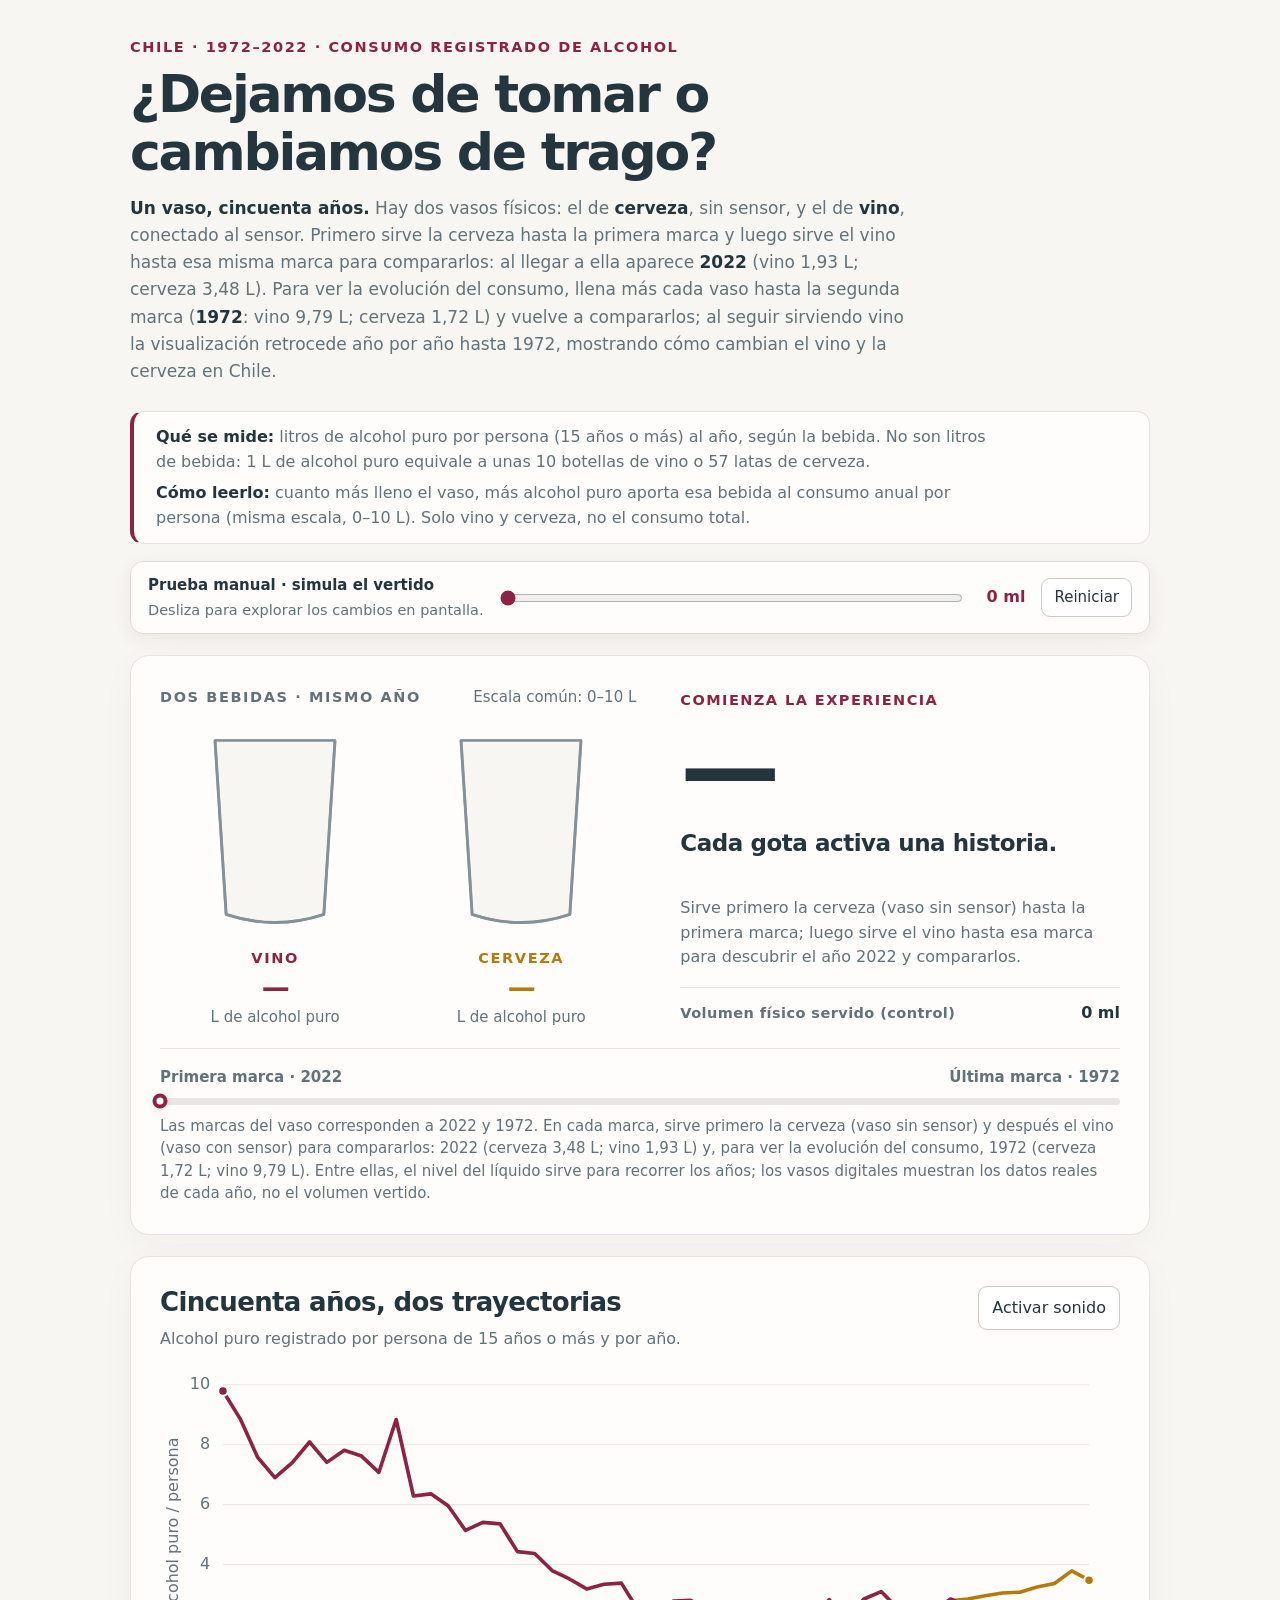
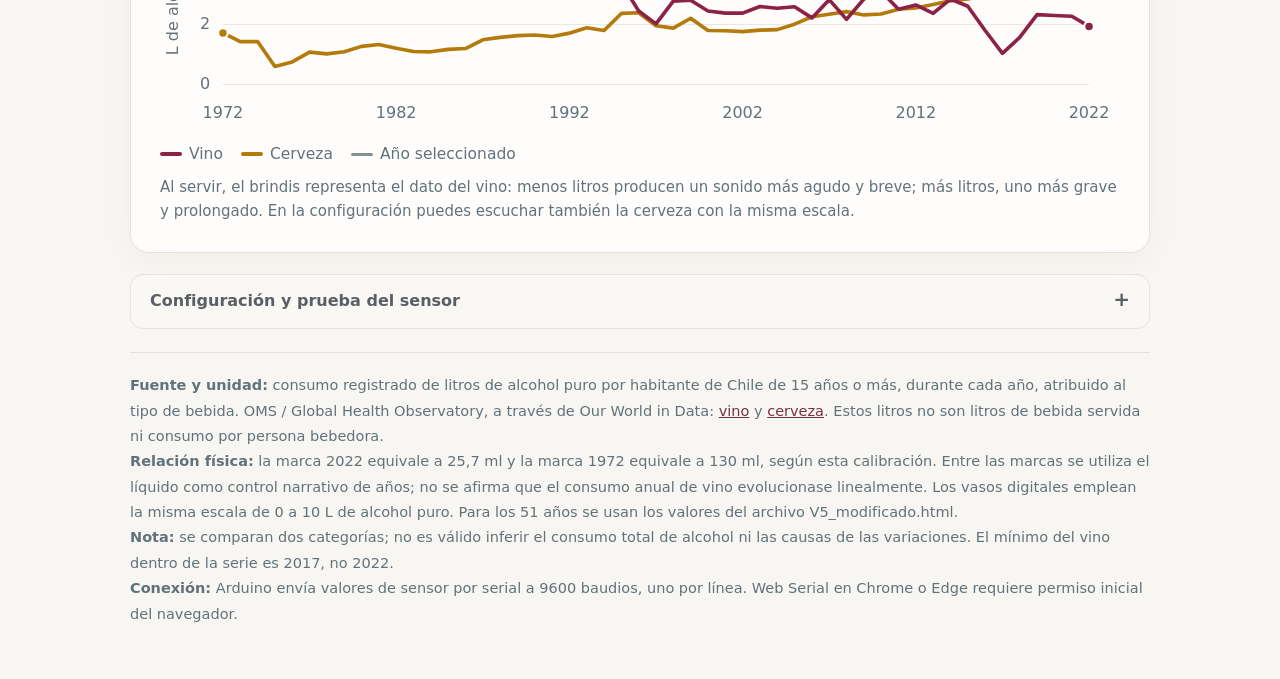
<file: VersionFinal/index.html>
<!doctype html>
<html lang="es">
<head>
<meta charset="utf-8">
<meta name="viewport" content="width=device-width, initial-scale=1, viewport-fit=cover">
<title>Chile · Un vaso, cincuenta años</title>
<link rel="stylesheet" href="styles.css">
</head>
<body><main>
<header>
  <div class="eyebrow">Chile · 1972–2022 · Consumo registrado de alcohol</div>
  <div class="header-actions">
    <div class="head-copy">
      <h1>¿Dejamos de tomar o cambiamos de trago?</h1>
      <p class="lead"><strong>Un vaso, cincuenta años.</strong> Hay dos vasos físicos: el de <strong>cerveza</strong>, sin sensor, y el de <strong>vino</strong>, conectado al sensor. Primero sirve la cerveza hasta la primera marca y luego sirve el vino hasta esa misma marca para compararlos: al llegar a ella aparece <strong>2022</strong> (vino 1,93 L; cerveza 3,48 L). Para ver la evolución del consumo, llena más cada vaso hasta la segunda marca (<strong>1972</strong>: vino 9,79 L; cerveza 1,72 L) y vuelve a compararlos; al seguir sirviendo vino la visualización retrocede año por año hasta 1972, mostrando cómo cambian el vino y la cerveza en Chile.</p>
    </div>
  </div>
</header>

<section class="context" aria-label="Qué se mide">
  <p><strong>Qué se mide:</strong> litros de alcohol puro por persona (15 años o más) al año, según la bebida. No son litros de bebida: 1 L de alcohol puro equivale a unas 10 botellas de vino o 57 latas de cerveza.</p>
  <p><strong>Cómo leerlo:</strong> cuanto más lleno el vaso, más alcohol puro aporta esa bebida al consumo anual por persona (misma escala, 0–10 L). Solo vino y cerveza, no el consumo total.</p>
</section>

<section class="manual-control" id="controlManual" aria-label="Control para probar la visualización sin Arduino">
  <div class="manual-intro">
    <label for="sim">Prueba manual · simula el vertido</label>
    <span class="manual-help">Desliza para explorar los cambios en pantalla.</span>
  </div>
  <div class="manual-input">
    <input id="sim" type="range" min="0" max="150" step="0.5" value="0" aria-label="Nivel simulado en mililitros">
    <span class="manual-number" id="simValor">0 ml</span>
  </div>
  <button id="reiniciar" type="button" class="manual-reset">Reiniciar</button>
</section>

<section class="card" aria-label="Recorrido interactivo por los años">
  <div class="story-layout">
    <div>
      <div class="glass-top"><p class="micro">Dos bebidas · mismo año</p><p class="note footnote">Escala común: 0–10 L</p></div>
      <div class="glass-grid">
        <div class="glass-item">
          <svg viewBox="0 0 210 265" role="img" aria-label="Cantidad anual de alcohol puro proveniente del vino en el año seleccionado">
            <defs><clipPath id="clipV"><path d="M35 25 L48 228 Q105 247 162 228 L175 25 Z"/></clipPath></defs>
            <path d="M35 25 L48 228 Q105 247 162 228 L175 25 Z" fill="#f8f6f2" stroke="#a8b0b4" stroke-width="3" stroke-linejoin="round"/>
            <g clip-path="url(#clipV)"><rect id="liqV" x="30" y="233" width="150" height="0" fill="#8d2247" opacity=".82"/></g>
            <path d="M35 25 L48 228 Q105 247 162 228 L175 25" fill="none" stroke="#849198" stroke-width="3.4" stroke-linejoin="round"/>
            <path d="M35 25 H175" stroke="#849198" stroke-width="2.5" stroke-linecap="round"/>
          </svg>
          <div class="name w">VINO</div>
          <div class="amount w" id="vinoValor">—</div>
          <div class="small">L de alcohol puro</div>
        </div>
        <div class="glass-item">
          <svg viewBox="0 0 210 265" role="img" aria-label="Cantidad anual de alcohol puro proveniente de la cerveza en el año seleccionado">
            <defs><clipPath id="clipC"><path d="M35 25 L48 228 Q105 247 162 228 L175 25 Z"/></clipPath></defs>
            <path d="M35 25 L48 228 Q105 247 162 228 L175 25 Z" fill="#f8f6f2" stroke="#a8b0b4" stroke-width="3" stroke-linejoin="round"/>
            <g clip-path="url(#clipC)"><rect id="liqC" x="30" y="233" width="150" height="0" fill="#b47b0c" opacity=".82"/></g>
            <path d="M35 25 L48 228 Q105 247 162 228 L175 25" fill="none" stroke="#849198" stroke-width="3.4" stroke-linejoin="round"/>
            <path d="M35 25 H175" stroke="#849198" stroke-width="2.5" stroke-linecap="round"/>
          </svg>
          <div class="name b">CERVEZA</div>
          <div class="amount b" id="cervezaValor">—</div>
          <div class="small">L de alcohol puro</div>
        </div>
      </div>
    </div>
    <div class="story-panel" aria-live="polite" aria-atomic="true">
      <div class="phase" id="fase">Comienza la experiencia</div>
      <div class="year" id="anioActual">—</div>
      <div class="story-title" id="tituloEtapa">Cada gota activa una historia.</div>
      <p class="story-description" id="descEtapa">Sirve primero la cerveza (vaso sin sensor) hasta la primera marca; luego sirve el vino hasta esa marca para descubrir el año 2022 y compararlos.</p>
      <div class="reading"><span class="micro">Volumen físico servido (control)</span><span class="value" id="mlFisico">0 ml</span></div>
    </div>
  </div>
  <div class="progress-section">
    <div class="progress-caption"><span>Primera marca · 2022</span><span>Última marca · 1972</span></div>
    <div class="progress-track" role="progressbar" aria-label="Recorrido desde 2022 hacia 1972" aria-valuemin="0" aria-valuemax="100" aria-valuenow="0" id="barraProgreso"><div class="progress-fill" id="progreso"></div><div class="progress-head" id="cabeza"></div></div>
    <p class="progress-help" id="ayudaProgreso">Las marcas del vaso corresponden a 2022 y 1972. En cada marca, sirve primero la cerveza (vaso sin sensor) y después el vino (vaso con sensor) para compararlos: 2022 (cerveza 3,48 L; vino 1,93 L) y, para ver la evolución del consumo, 1972 (cerveza 1,72 L; vino 9,79 L). Entre ellas, el nivel del líquido sirve para recorrer los años; los vasos digitales muestran los datos reales de cada año, no el volumen vertido.</p>
  </div>
</section>

<section class="card" aria-label="Gráfico temporal comparativo">
  <div class="chart-top"><div><h2>Cincuenta años, dos trayectorias</h2><p id="subGraf">Alcohol puro registrado por persona de 15 años o más y por año.</p></div><button id="sonido" type="button" aria-pressed="false">Activar sonido</button></div>
  <div class="chart-scroll" role="region" aria-label="Gráfico temporal desplazable horizontalmente">
    <svg id="chart" viewBox="0 0 900 355" role="img" aria-label="Gráfico de líneas del consumo de vino y cerveza en Chile entre 1972 y 2022, con el año seleccionado destacado"></svg>
  </div>
  <div class="legend"><span class="key"><i class="sw sw-wine"></i>Vino</span><span class="key"><i class="sw sw-beer"></i>Cerveza</span><span class="key"><i class="sw sw-selected"></i>Año seleccionado</span></div><p class="footnote">Al servir, el brindis representa el dato del vino: menos litros producen un sonido más agudo y breve; más litros, uno más grave y prolongado. En la configuración puedes escuchar también la cerveza con la misma escala.</p>
</section>

<section class="card reveal" id="revelacion" hidden aria-label="Conclusión de la experiencia">
  <div class="micro flag">Descubrimiento final · 1972 → 2022</div>
  <h2 class="reveal-title">50 años. Dos bebidas. Un cambio de protagonismo.</h2>
  <div class="contrast">
    <div class="delta"><div class="micro w">Vino</div><div class="delta-n w" id="deltaV">−80%</div><div class="delta-note">de 9,79 a 1,93 L</div></div>
    <div class="delta"><div class="micro b">Cerveza</div><div class="delta-n b" id="deltaC">+102%</div><div class="delta-note">de 1,72 a 3,48 L</div></div>
  </div>
  <div class="composition">
    <h3>¿Cuánto aportaba cada bebida al alcohol de vino y cerveza?</h3>
    <p class="disclaimer">Porcentaje del alcohol puro que aportaba cada bebida, sumando <strong>solo vino y cerveza</strong> en cada año.</p>
    <div class="comp-row"><span class="comp-year">1972</span><div class="comp-track" aria-label="1972: 85 % vino y 15 % cerveza"><div class="comp-wine" id="compV72"></div><div class="comp-beer" id="compC72"></div></div><span class="comp-total">11,51 L juntos</span></div>
    <div class="comp-row"><span class="comp-year">2022</span><div class="comp-track" aria-label="2022: 36 % vino y 64 % cerveza"><div class="comp-wine" id="compV22"></div><div class="comp-beer" id="compC22"></div></div><span class="comp-total">5,41 L juntos</span></div>
    <p class="footnote">Las barras comparan proporciones dentro de estas dos bebidas; las cifras de la derecha muestran su suma en litros. No incluyen otras bebidas alcohólicas.</p>
  </div>
  <p class="disclaimer conclusion-note"><strong>Lo que muestran los datos:</strong> el vino perdió peso y la cerveza lo ganó. Esto no demuestra que se mantuviera el consumo total de alcohol ni explica las causas del cambio.</p>
</section>

<details class="details" id="tecnico">
  <summary>Configuración y prueba del sensor</summary>
  <div class="details-body">
    <p class="note">La página utiliza automáticamente puertos Arduino ya autorizados. Para el primer uso, Chrome o Edge necesitan que autorices el puerto desde este panel (en un contexto seguro, como localhost o HTTPS).</p>
    <div class="control-row"><button id="autorizar" class="primary" type="button">Autorizar Arduino (primer uso)</button><button id="probar" type="button">Escuchar recorrido del vino</button><button id="escucharCerveza" type="button">Escuchar recorrido de la cerveza</button><span id="estado" class="status" role="status" aria-live="polite">Buscando un puerto autorizado…</span></div>    <div class="cal">
      <div class="item"><label>Lectura del sensor ahora</label><strong id="crudo">—</strong></div>
      <div class="item"><label for="mlRef">Mililitros en marca 1972</label><input id="mlRef" type="number" min="11" value="130"></div>
      <div class="item"><label for="c0">Valor al tocar el líquido</label><div class="control-row"><input id="c0" type="number" value="200"><button id="fijar0" type="button">Usar lectura actual</button></div></div>
      <div class="item"><label for="c22">Valor en marca 2022</label><div class="control-row"><input id="c22" type="number" value="560"><button id="fijar22" type="button">Usar lectura actual</button></div></div>
      <div class="item"><label for="c72">Valor en marca 1972</label><div class="control-row"><input id="c72" type="number" value="645"><button id="fijar72" type="button">Usar lectura actual</button></div></div>
    </div>
    <p class="footnote"><strong>Cómo interpretar el audio:</strong> utilizamos el brindis adjunto y una escala única de 0 a 21 L de alcohol puro. El tono se comprime mediante una raíz cuadrada: cerca de 0 L suena aproximadamente 1,5 octavas más agudo que la grabación; alrededor de 5,25 L, a su tono original; y a 21 L, 1,5 octavas más grave. Un tono más grave también dura más. El valor cero y los datos ausentes son silenciosos. Puedes escuchar la serie anual completa de cada bebida, desde 1972 hasta 2022, sin interpolación y con una pausa breve entre muestras. La altura del sonido codifica magnitud, no copas reales.</p>
    <p class="footnote">La lectura se estabiliza con una mediana de 1,5 segundos. Se calibra con dos tramos para compensar la respuesta no lineal del sensor. El botón de lectura actual copia el valor recibido. Calibra con el mismo líquido que usarás en la demostración. Los cambios se aplican de inmediato.</p>
  </div>
</details>

<footer>
<strong>Fuente y unidad:</strong> consumo registrado de litros de alcohol puro por habitante de Chile de 15 años o más, durante cada año, atribuido al tipo de bebida. OMS / Global Health Observatory, a través de Our World in Data: <a href="https://ourworldindata.org/grapher/wine-consumption-per-capita" target="_blank" rel="noopener">vino</a> y <a href="https://ourworldindata.org/grapher/beer-consumption-per-person" target="_blank" rel="noopener">cerveza</a>. Estos litros no son litros de bebida servida ni consumo por persona bebedora.<br>
<strong>Relación física:</strong> la marca 2022 equivale a <span id="ref22">25,7</span> ml y la marca 1972 equivale a <span id="ref72">130</span> ml, según esta calibración. Entre las marcas se utiliza el líquido como control narrativo de años; no se afirma que el consumo anual de vino evolucionase linealmente. Los vasos digitales emplean la misma escala de 0 a 10 L de alcohol puro. Para los 51 años se usan los valores del archivo V5_modificado.html.<br>
<strong>Nota:</strong> se comparan dos categorías; no es válido inferir el consumo total de alcohol ni las causas de las variaciones. El mínimo del vino dentro de la serie es 2017, no 2022.<br>
<strong>Conexión:</strong> Arduino envía valores de sensor por serial a 9600 baudios, uno por línea. Web Serial en Chrome o Edge requiere permiso inicial del navegador.
</footer>
</main>
<script src="script.js" defer></script>
</body></html>
</file>
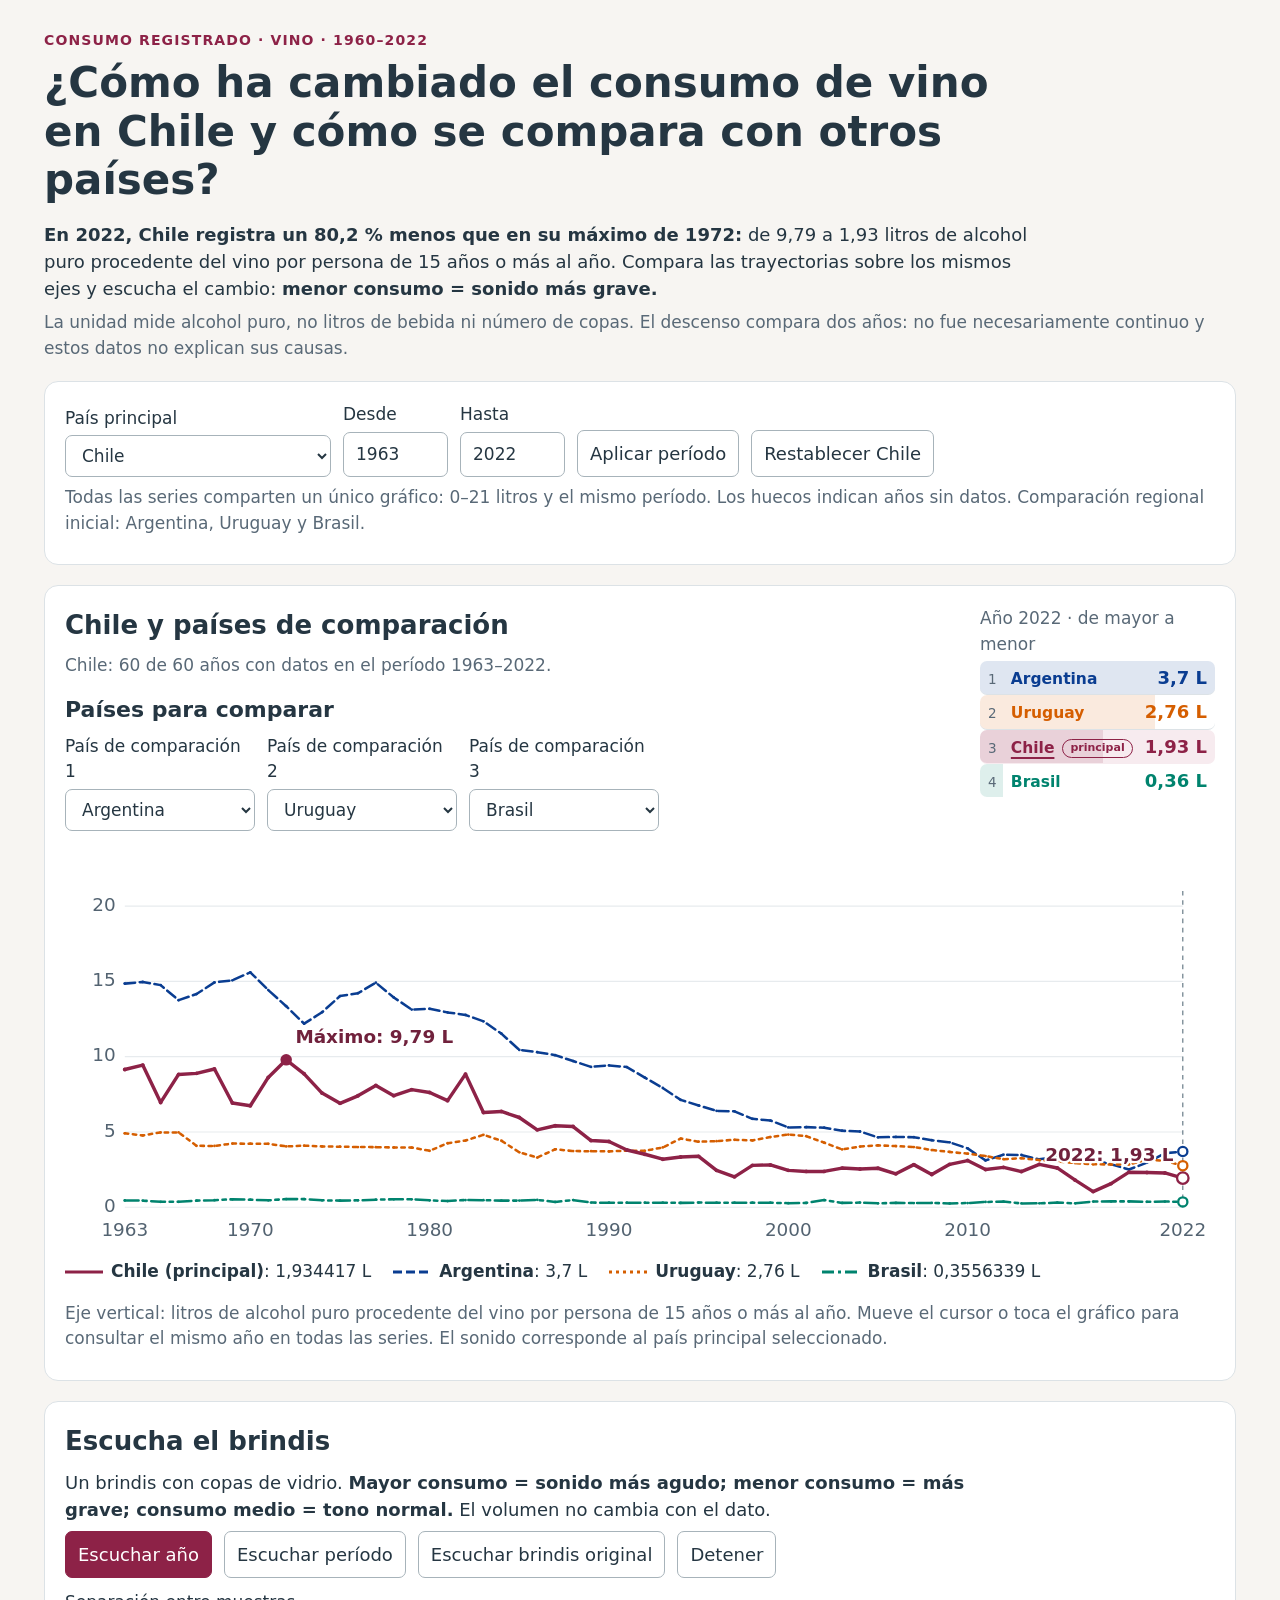
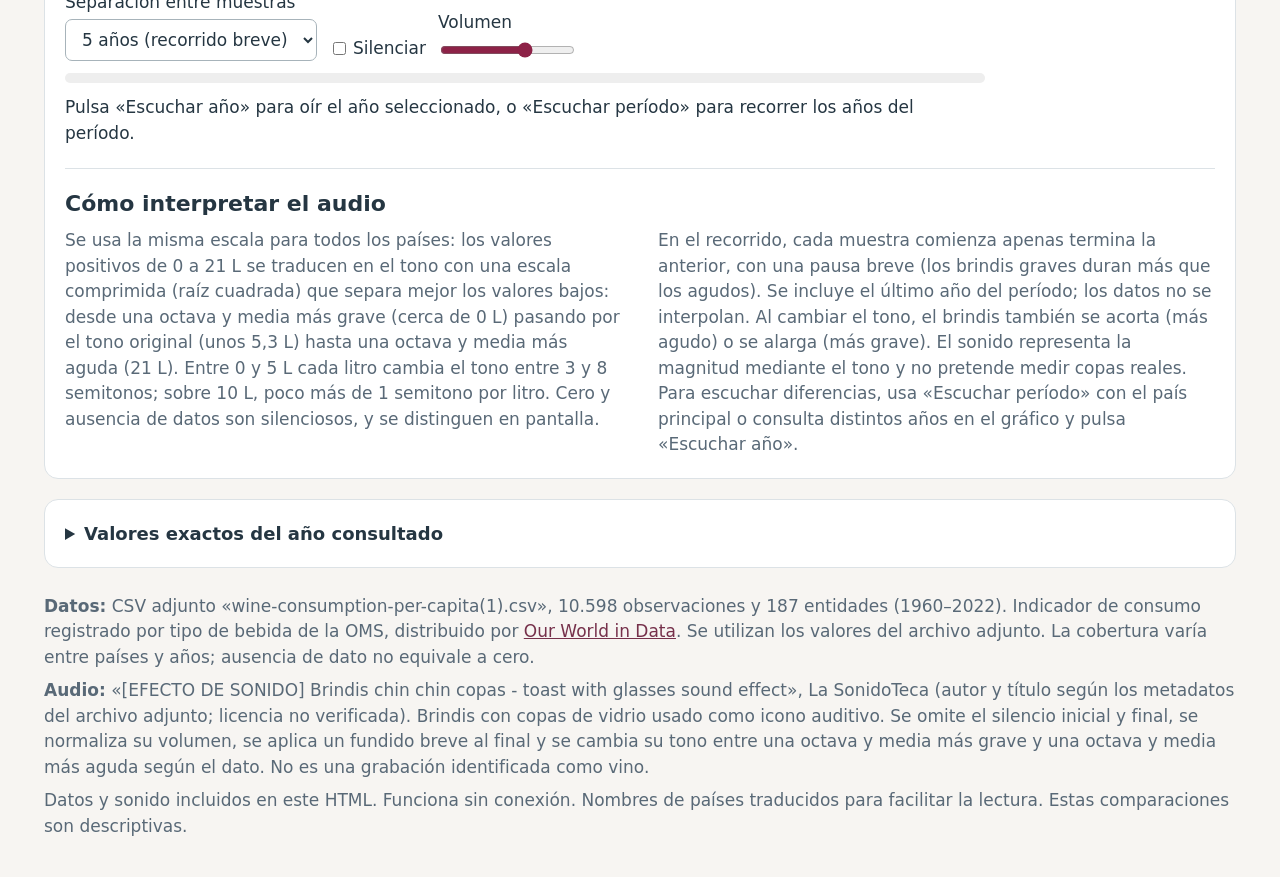
<file: V4.html>
<!doctype html><html lang="es"><head><meta charset="utf-8"><meta name="viewport" content="width=device-width,initial-scale=1"><title>¿Cómo ha cambiado el consumo de vino en Chile? Comparación visual y sonora</title><style>
:root{color-scheme:light;--wine:#8d2247;--ink:#253642;--muted:#596977;--border:#dce2e6}*{box-sizing:border-box}body{margin:0;background:#f7f5f2;color:var(--ink);font:18px/1.5 system-ui,sans-serif}main{max-width:1240px;margin:auto;padding:30px 24px}h1{font-size:clamp(26px,4vw,42px);line-height:1.16;margin:8px 0 16px;max-width:950px}h2{font-size:26px;margin:0 0 8px}h3{margin:0;font-size:22px}p{margin:8px 0}.eyebrow{color:var(--wine);font-weight:750;letter-spacing:.08em;font-size:14px}.context{max-width:1000px}.muted,footer{color:var(--muted);font-size:17px}.card{background:white;border:1px solid var(--border);border-radius:14px;padding:20px;margin-top:20px}.controls{display:flex;align-items:end;flex-wrap:wrap;gap:12px}.controls label{display:flex;flex-direction:column;font-size:17px;gap:4px}select,input,button{font:inherit;border:1px solid #a7b3ba;border-radius:7px;padding:9px 12px;background:white;color:var(--ink)}button{cursor:pointer}button:hover{background:#f5edf0}button:disabled{opacity:.5;cursor:default}.primary{background:var(--wine);color:white;border-color:var(--wine)}.primary:hover{background:#701936}input[type=number]{width:105px}input[type=range]{width:min(400px,100%);padding:0;accent-color:var(--wine)}.headrow{display:flex;justify-content:space-between;align-items:start;gap:15px;flex-wrap:wrap}.value{font-size:34px;font-weight:750;color:var(--wine)}.charts{display:grid;grid-template-columns:repeat(3,minmax(0,1fr));gap:16px}.mini{padding:15px}.mini select{width:100%;margin-bottom:10px}.chart{width:100%;display:block;touch-action:pan-y}.chart text{font-family:system-ui,sans-serif;fill:#536371;font-size:16px}.chart .grid{stroke:#e7ebee}.chart .series{fill:none;stroke-linejoin:round;stroke-linecap:round}.chart .annotation{font-size:16px;fill:#70213c;font-weight:650}.readout{min-height:25px;font-size:17px;font-variant-numeric:tabular-nums}.sound{display:block}.sound>div:first-child{max-width:920px}.sound-info{margin-top:22px;padding-top:18px;border-top:1px solid var(--border);display:grid;grid-template-columns:repeat(2,minmax(0,1fr));column-gap:36px;align-items:start}.sound-info h3{grid-column:1/-1;margin-bottom:8px}.sound-info p{margin:0}.meter{height:10px;border-radius:8px;background:#eee;overflow:hidden;margin:12px 0}.meter i{display:block;height:100%;width:0;background:var(--wine)}.check{flex-direction:row!important;align-items:center}footer{margin-top:26px}a{color:#76314b}details{margin-top:16px}summary{cursor:pointer;font-weight:650}table{border-collapse:collapse;width:100%;font-size:17px}th,td{padding:8px;border-bottom:1px solid var(--border);text-align:left}th:last-child,td:last-child{text-align:right}.tablewrap{max-height:320px;overflow:auto}#status{min-height:28px;font-size:17px}button:focus-visible,select:focus-visible,input:focus-visible{outline:3px solid #198196;outline-offset:3px}@media(max-width:750px){main{padding:20px 12px}.card{padding:15px}.charts,.sound{grid-template-columns:1fr}.value{font-size:28px}.controls{gap:9px}.controls select{max-width:100%}.mini{margin-top:0}.chart text{font-size:18px}.chart .annotation{font-size:17px}input[type=range]{width:100%}}
.chart .annotation{paint-order:stroke;stroke:white;stroke-width:4px;stroke-linejoin:round}.comparison-controls{margin:14px 0}.comparison-controls h3{margin-bottom:8px}.legend{display:flex;gap:12px 22px;flex-wrap:wrap;margin:12px 0 16px}.legend-item{font-size:17px;display:flex;align-items:center;gap:8px;font-variant-numeric:tabular-nums}.legend-item svg{width:38px;height:12px;flex:none}.legend-item strong{font-weight:750}@media(max-width:750px){.comparison-controls .controls{display:grid;grid-template-columns:1fr}.comparison-controls select{width:100%}.legend{display:grid;gap:8px}.chart .annotation{font-size:16px}}@media(max-width:750px){.sound-info{grid-template-columns:1fr}}.headrow>div:first-child{flex:1 1 520px}.values{flex:0 1 300px;min-width:240px}.vlist{list-style:none;margin:4px 0 0;padding:0}.vrow{display:flex;justify-content:space-between;align-items:baseline;gap:18px;padding:3px 0;border-bottom:1px solid var(--border)}.vrow:last-child{border-bottom:0}.vleft{display:flex;align-items:baseline;gap:8px}.vrank{min-width:1.1em;color:var(--muted);font-size:15px;font-variant-numeric:tabular-nums}.vname{font-size:17px;font-weight:750}.vmain{background:#f7ebef;border-left:5px solid var(--wine);border-radius:7px;padding-left:8px;padding-right:8px;margin:2px 0;border-bottom-color:transparent}.vmain .vname{text-decoration:underline;text-decoration-thickness:2px;text-underline-offset:4px}.vnum{font-size:22px;font-weight:750;font-variant-numeric:tabular-nums}@media(max-width:750px){.values{flex:1 1 100%}}
.vrow{position:relative;overflow:hidden}
.vbar{position:absolute;left:0;top:0;bottom:0;opacity:.13;transition:width .5s ease;pointer-events:none}
.vleft,.vnum{position:relative;z-index:1}
.vmain{z-index:2;background:#f7ebef;border-left:0;margin:0;border-bottom-color:transparent}
.vtag{color:var(--wine);border:1px solid var(--wine);font-size:11px;font-weight:700;padding:0 7px;border-radius:99px;align-self:center}
.vtag[hidden]{display:none}
.values{flex:0 0 235px;min-width:210px}
.vrow{gap:12px;padding:3px 8px;border-radius:7px}.vname{font-size:15.5px}.vnum{font-size:18px}.vrank{font-size:13.5px}.vmain .vname{font-size:15.5px}
@media(min-width:751px){.comparison-controls .controls{display:grid;grid-template-columns:repeat(3,minmax(0,190px));align-items:end}.comparison-controls select{width:100%}}
</style></head><body><main>
<div class="eyebrow">CONSUMO REGISTRADO · VINO · 1960–2022</div>
<h1>¿Cómo ha cambiado el consumo de vino en Chile y cómo se compara con otros países?</h1>
<p class="context"><strong>En 2022, Chile registra un 80,2 % menos que en su máximo de 1972:</strong> de 9,79 a 1,93 litros de alcohol puro procedente del vino por persona de 15 años o más al año. Compara las trayectorias sobre los mismos ejes y escucha el cambio: <strong>menor consumo = sonido más grave.</strong></p>
<p class="muted">La unidad mide alcohol puro, no litros de bebida ni número de copas. El descenso compara dos años: no fue necesariamente continuo y estos datos no explican sus causas.</p>
<section class="card"><div class="controls"><label>País principal<select id="mainCountry"></select></label><label>Desde<input id="from" type="number" min="1960" max="2022" value="1963"></label><label>Hasta<input id="to" type="number" min="1960" max="2022" value="2022"></label><button id="apply">Aplicar período</button><button id="reset">Restablecer Chile</button></div><p class="muted">Todas las series comparten un único gráfico: 0–21 litros y el mismo período. Los huecos indican años sin datos. Comparación regional inicial: Argentina, Uruguay y Brasil.</p><div id="rangeError" role="alert"></div></section>
<section class="card"><div class="headrow"><div><h2 id="mainTitle">Chile</h2><p id="mainNote" class="muted"></p><div class="comparison-controls"><h3>Países para comparar</h3><div class="controls" id="comparisons"></div></div></div><div class="values"><div id="selectedYear" class="muted"></div><ul id="otherValues" class="vlist"></ul></div></div><svg id="mainChart" class="chart" viewBox="0 0 1000 350" role="img" aria-label="Evolución del país principal"></svg><div id="legend" class="legend" aria-label="Países, estilos de línea y valores del año consultado"></div><p class="muted">Eje vertical: litros de alcohol puro procedente del vino por persona de 15 años o más al año. Mueve el cursor o toca el gráfico para consultar el mismo año en todas las series. El sonido corresponde al país principal seleccionado.</p></section>

<section class="card sound"><div><h2>Escucha el brindis</h2><p>Un brindis con copas de vidrio. <strong>Mayor consumo = sonido más agudo; menor consumo = más grave; consumo medio = tono normal.</strong> El volumen no cambia con el dato.</p><div class="controls"><button id="listen" class="primary">Escuchar año</button><button id="play">Escuchar período</button><button id="original">Escuchar brindis original</button><button id="stop">Detener</button></div><div class="controls" style="margin-top:12px"><label>Separación entre muestras<select id="step"><option value="5">5 años (recorrido breve)</option><option value="1">1 año (todos los años)</option></select></label><label class="check"><input id="mute" type="checkbox">Silenciar</label><label>Volumen<input id="volume" type="range" min="0" max="1" step="0.05" value="0.65"></label></div><div class="meter" aria-hidden="true"><i id="meter"></i></div><p id="status" role="status" aria-live="polite">Pulsa «Escuchar año» para oír el año seleccionado, o «Escuchar período» para recorrer los años del período.</p></div><div class="sound-info"><h3>Cómo interpretar el audio</h3><p class="muted">Se usa la misma escala para todos los países: los valores positivos de 0 a 21 L se traducen en el tono con una escala comprimida (raíz cuadrada) que separa mejor los valores bajos: desde una octava y media más grave (cerca de 0 L) pasando por el tono original (unos 5,3 L) hasta una octava y media más aguda (21 L). Entre 0 y 5 L cada litro cambia el tono entre 3 y 8 semitonos; sobre 10 L, poco más de 1 semitono por litro. Cero y ausencia de datos son silenciosos, y se distinguen en pantalla.</p><p class="muted">En el recorrido, cada muestra comienza apenas termina la anterior, con una pausa breve (los brindis graves duran más que los agudos). Se incluye el último año del período; los datos no se interpolan. Al cambiar el tono, el brindis también se acorta (más agudo) o se alarga (más grave). El sonido representa la magnitud mediante el tono y no pretende medir copas reales. Para escuchar diferencias, usa «Escuchar período» con el país principal o consulta distintos años en el gráfico y pulsa «Escuchar año».</p></div></section>
<details class="card"><summary>Valores exactos del año consultado</summary><div class="tablewrap"><table><thead><tr><th>País</th><th>Año</th><th>Alcohol puro (L/persona 15+)</th></tr></thead><tbody id="table"></tbody></table></div></details>
<footer><p><strong>Datos:</strong> CSV adjunto «wine-consumption-per-capita(1).csv», 10.598 observaciones y 187 entidades (1960–2022). Indicador de consumo registrado por tipo de bebida de la OMS, distribuido por <a href="https://ourworldindata.org/grapher/wine-consumption-per-capita" target="_blank" rel="noopener">Our World in Data</a>. Se utilizan los valores del archivo adjunto. La cobertura varía entre países y años; ausencia de dato no equivale a cero.</p><p><strong>Audio:</strong> «[EFECTO DE SONIDO] Brindis chin chin copas - toast with glasses sound effect», La SonidoTeca (autor y título según los metadatos del archivo adjunto; licencia no verificada). Brindis con copas de vidrio usado como icono auditivo. Se omite el silencio inicial y final, se normaliza su volumen, se aplica un fundido breve al final y se cambia su tono entre una octava y media más grave y una octava y media más aguda según el dato. No es una grabación identificada como vino.</p><p>Datos y sonido incluidos en este HTML. Funciona sin conexión. Nombres de países traducidos para facilitar la lectura. Estas comparaciones son descriptivas.</p></footer>
<script id="data" type="application/json">[["AFG",1961,0.0],["AFG",1962,0.0],["AFG",1963,0.0],["AFG",1964,0.0],["AFG",1965,0.0],["AFG",1966,0.0],["AFG",1967,0.0],["AFG",1968,0.0],["AFG",1969,0.0],["AFG",1970,0.0],["AFG",1971,0.0],["AFG",1972,0.0],["AFG",1973,0.0],["AFG",1974,0.0],["AFG",1975,0.0],["AFG",1976,0.0],["AFG",1977,0.0],["AFG",1978,0.0],["AFG",1979,0.0],["AFG",1980,0.0],["AFG",1981,0.0],["AFG",1982,0.0],["AFG",1983,0.0],["AFG",1984,0.0],["AFG",1985,0.0],["AFG",1986,0.0],["AFG",1987,0.0],["AFG",1988,0.0],["AFG",1989,0.0],["AFG",1990,0.0],["AFG",1991,0.0],["AFG",1992,0.0],["AFG",1993,0.0],["AFG",1994,0.0],["AFG",1995,0.0],["AFG",1996,0.0],["AFG",1997,0.0],["AFG",1998,0.0],["AFG",1999,0.0],["AFG",2000,0.0],["AFG",2001,0.0],["AFG",2002,0.0],["AFG",2003,0.0],["AFG",2004,0.0],["AFG",2005,0.0],["AFG",2006,0.0],["AFG",2007,0.0],["AFG",2008,0.0],["AFG",2009,0.0],["AFG",2010,0.0],["AFG",2011,0.0],["AFG",2012,0.0],["AFG",2013,0.0],["AFG",2014,0.0],["AFG",2015,0.0],["AFG",2016,0.0],["AFG",2017,0.0],["AFG",2018,0.0],["AFG",2019,0.0],["AFG",2020,0.0],["AFG",2021,0.0],["AFG",2022,0.0],["ALB",1962,0.28],["ALB",1963,0.19],["ALB",1964,0.26],["ALB",1965,0.21],["ALB",1966,0.13],["ALB",1967,0.19],["ALB",1968,0.36],["ALB",1969,0.47],["ALB",1970,0.51],["ALB",1971,0.13],["ALB",1972,0.23],["ALB",1973,0.34],["ALB",1974,0.19],["ALB",1975,0.14],["ALB",1976,0.14],["ALB",1977,0.16],["ALB",1978,0.3],["ALB",1979,0.16],["ALB",1980,0.44],["ALB",1981,0.4],["ALB",1982,0.2],["ALB",1983,0.29],["ALB",1984,0.25],["ALB",1985,0.23],["ALB",1986,0.24],["ALB",1987,0.41],["ALB",1988,0.37],["ALB",1989,0.46],["ALB",1990,0.65],["ALB",1991,0.61],["ALB",1992,0.67],["ALB",1993,0.66],["ALB",1994,0.68],["ALB",1995,1.05],["ALB",1996,1.37],["ALB",1997,0.98],["ALB",1998,0.62],["ALB",1999,0.76],["ALB",2000,0.9483237],["ALB",2001,0.9561968],["ALB",2002,0.97756445],["ALB",2003,1.0018864],["ALB",2004,1.0441778],["ALB",2005,0.990992],["ALB",2006,1.0262771],["ALB",2007,1.0170395],["ALB",2008,1.0205657],["ALB",2009,1.0517896],["ALB",2010,1.1104522],["ALB",2011,1.0954901],["ALB",2012,1.086138],["ALB",2013,1.074],["ALB",2014,1.002],["ALB",2015,1.1136],["ALB",2016,1.1808],["ALB",2017,1.0956],["ALB",2018,1.0416],["ALB",2019,1.0884],["ALB",2020,1.1724],["ALB",2021,1.4616],["ALB",2022,1.5864],["DZA",1961,1.6],["DZA",1962,1.14],["DZA",1963,0.73],["DZA",1964,0.57],["DZA",1965,0.58],["DZA",1966,0.5],["DZA",1967,0.5],["DZA",1968,0.82],["DZA",1969,1.27],["DZA",1970,1.17],["DZA",1971,1.61],["DZA",1972,2.04],["DZA",1973,1.07],["DZA",1974,1.12],["DZA",1975,1.04],["DZA",1976,0.98],["DZA",1977,0.67],["DZA",1978,0.58],["DZA",1979,0.26],["DZA",1980,0.19],["DZA",1981,0.17],["DZA",1982,0.13],["DZA",1983,0.13],["DZA",1984,0.12],["DZA",1985,0.11],["DZA",1986,0.1],["DZA",1987,0.1],["DZA",1988,0.25],["DZA",1989,0.23],["DZA",1990,0.0],["DZA",1991,0.0],["DZA",1992,0.0],["DZA",1993,0.0],["DZA",1994,0.0],["DZA",1995,0.0],["DZA",1996,0.0],["DZA",1997,0.0],["DZA",1998,0.0],["DZA",1999,0.0],["DZA",2000,0.1488],["DZA",2001,0.1488],["DZA",2002,0.1488],["DZA",2003,0.1488],["DZA",2004,0.1488],["DZA",2005,0.1488],["DZA",2006,0.1488],["DZA",2007,0.1488],["DZA",2008,0.1488],["DZA",2009,0.1488],["DZA",2010,0.1488],["DZA",2011,0.1488],["DZA",2012,0.1488],["DZA",2013,0.1488],["DZA",2014,0.1608],["DZA",2015,0.0804],["DZA",2016,0.0756],["DZA",2017,0.102],["DZA",2018,0.1236],["DZA",2019,0.108],["DZA",2020,0.1044],["DZA",2021,0.1116],["DZA",2022,0.1128],["AND",2000,6.53],["AND",2001,6.405],["AND",2002,6.265],["AND",2003,5.985],["AND",2004,5.905],["AND",2005,5.66],["AND",2006,5.59],["AND",2007,5.19],["AND",2008,4.885],["AND",2009,4.845],["AND",2010,4.71],["AND",2011,4.735],["AND",2012,4.73],["AND",2013,4.61],["AND",2014,4.125],["AND",2015,5.41],["AND",2016,5.395],["AND",2017,5.34],["AND",2018,4.965],["AND",2019,4.965],["AND",2020,4.175],["AND",2021,4.68],["AND",2022,4.985],["AGO",1961,3.36],["AGO",1962,2.38],["AGO",1963,2.93],["AGO",1964,3.5],["AGO",1965,4.01],["AGO",1966,4.35],["AGO",1967,3.87],["AGO",1968,3.65],["AGO",1969,3.62],["AGO",1970,3.2],["AGO",1971,2.37],["AGO",1972,1.9],["AGO",1973,1.66],["AGO",1974,1.73],["AGO",1975,0.8],["AGO",1976,0.39],["AGO",1977,0.19],["AGO",1978,0.05],["AGO",1979,0.22],["AGO",1980,0.33],["AGO",1981,0.49],["AGO",1982,0.37],["AGO",1983,0.52],["AGO",1984,0.57],["AGO",1985,0.83],["AGO",1986,0.32],["AGO",1987,0.24],["AGO",1988,0.58],["AGO",1989,0.82],["AGO",1990,0.65],["AGO",1991,0.78],["AGO",1992,1.22],["AGO",1993,0.69],["AGO",1994,0.73],["AGO",1995,0.56],["AGO",1996,0.49],["AGO",1997,0.81],["AGO",1998,0.91],["AGO",1999,0.39],["AGO",2000,0.8604],["AGO",2001,0.8604],["AGO",2002,0.8604],["AGO",2003,0.8604],["AGO",2004,0.8604],["AGO",2005,0.8604],["AGO",2006,0.8604],["AGO",2007,0.8604],["AGO",2008,0.8604],["AGO",2009,0.8604],["AGO",2010,0.8604],["AGO",2011,0.8604],["AGO",2012,0.8604],["AGO",2013,0.8604],["AGO",2014,1.0956],["AGO",2015,1.062],["AGO",2016,0.6948],["AGO",2017,0.5544],["AGO",2018,0.3864],["AGO",2019,0.246],["AGO",2020,0.2076],["AGO",2021,0.1476],["AGO",2022,0.1932],["ATG",1962,0.09],["ATG",1963,0.1],["ATG",1964,0.02],["ATG",1965,0.01],["ATG",1966,0.02],["ATG",1967,0.03],["ATG",1968,0.04],["ATG",1969,0.03],["ATG",1970,0.04],["ATG",1971,0.03],["ATG",1972,0.03],["ATG",1973,0.07],["ATG",1974,0.08],["ATG",1975,0.05],["ATG",1976,0.06],["ATG",1977,0.2],["ATG",1978,0.23],["ATG",1979,0.22],["ATG",1980,0.58],["ATG",1981,0.85],["ATG",1982,0.13],["ATG",1983,0.26],["ATG",1984,0.65],["ATG",1985,0.26],["ATG",1986,0.31],["ATG",1987,0.34],["ATG",1988,0.78],["ATG",1989,1.3],["ATG",1990,1.0],["ATG",1991,1.08],["ATG",1992,1.12],["ATG",1993,1.09],["ATG",1994,0.93],["ATG",1995,0.51],["ATG",1996,0.52],["ATG",1997,0.68],["ATG",1998,0.64],["ATG",1999,0.78],["ATG",2000,2.9568],["ATG",2001,2.9568],["ATG",2002,2.9568],["ATG",2003,2.9568],["ATG",2004,2.9568],["ATG",2005,2.9568],["ATG",2006,2.9568],["ATG",2007,2.9568],["ATG",2008,2.9568],["ATG",2009,2.9568],["ATG",2010,2.9568],["ATG",2011,2.9568],["ATG",2012,2.9568],["ATG",2013,2.9568],["ATG",2014,3.2568],["ATG",2015,2.7048],["ATG",2016,3.5004],["ATG",2017,4.11],["ATG",2018,3.8916],["ATG",2019,3.2436],["ATG",2020,2.4],["ATG",2021,2.3688],["ATG",2022,2.6844],["ARG",1961,13.61],["ARG",1962,14.03],["ARG",1963,14.85],["ARG",1964,14.96],["ARG",1965,14.75],["ARG",1966,13.75],["ARG",1967,14.16],["ARG",1968,14.93],["ARG",1969,15.07],["ARG",1970,15.6],["ARG",1971,14.42],["ARG",1972,13.35],["ARG",1973,12.19],["ARG",1974,12.95],["ARG",1975,14.02],["ARG",1976,14.21],["ARG",1977,14.91],["ARG",1978,13.93],["ARG",1979,13.13],["ARG",1980,13.18],["ARG",1981,12.94],["ARG",1982,12.77],["ARG",1983,12.35],["ARG",1984,11.53],["ARG",1985,10.45],["ARG",1986,10.3],["ARG",1987,10.1],["ARG",1988,9.71],["ARG",1989,9.32],["ARG",1990,9.42],["ARG",1991,9.31],["ARG",1992,8.61],["ARG",1993,7.92],["ARG",1994,7.13],["ARG",1995,6.76],["ARG",1996,6.4],["ARG",1997,6.37],["ARG",1998,5.87],["ARG",1999,5.76],["ARG",2000,5.3],["ARG",2001,5.32],["ARG",2002,5.28],["ARG",2003,5.08],["ARG",2004,5.03],["ARG",2005,4.64],["ARG",2006,4.67],["ARG",2007,4.65],["ARG",2008,4.45],["ARG",2009,4.31],["ARG",2010,3.91],["ARG",2011,3.11],["ARG",2012,3.49],["ARG",2013,3.47],["ARG",2014,3.18],["ARG",2015,3.37],["ARG",2016,3.1],["ARG",2017,3.14],["ARG",2018,2.85],["ARG",2019,2.51],["ARG",2020,2.96],["ARG",2021,3.59],["ARG",2022,3.7],["ARM",1990,2.18],["ARM",1991,2.13],["ARM",1992,1.28],["ARM",1993,1.43],["ARM",1994,1.26],["ARM",1995,0.55],["ARM",1996,0.43],["ARM",1997,0.24],["ARM",1998,0.17],["ARM",1999,0.31],["ARM",2000,0.1787467],["ARM",2001,0.17166084],["ARM",2002,0.16451184],["ARM",2003,0.16379368],["ARM",2004,0.16093066],["ARM",2005,0.16197623],["ARM",2006,0.16623452],["ARM",2007,0.17306076],["ARM",2008,0.18560503],["ARM",2009,0.1916978],["ARM",2010,0.22715959],["ARM",2011,0.2643165],["ARM",2012,0.2699113],["ARM",2013,0.276],["ARM",2014,0.216],["ARM",2015,0.2232],["ARM",2016,0.3084],["ARM",2017,0.39],["ARM",2018,0.3444],["ARM",2019,0.4596],["ARM",2020,0.5256],["ARM",2021,0.546],["ARM",2022,0.54],["AUS",1961,0.88],["AUS",1962,0.91],["AUS",1963,0.96],["AUS",1964,0.97],["AUS",1965,1.05],["AUS",1966,1.17],["AUS",1967,1.3],["AUS",1968,1.4],["AUS",1969,1.52],["AUS",1970,1.49],["AUS",1971,1.51],["AUS",1972,1.66],["AUS",1973,1.87],["AUS",1974,2.08],["AUS",1975,2.18],["AUS",1976,2.27],["AUS",1977,2.36],["AUS",1978,2.7],["AUS",1979,2.83],["AUS",1980,2.98],["AUS",1981,3.12],["AUS",1982,3.21],["AUS",1983,3.3],["AUS",1984,3.43],["AUS",1985,3.47],["AUS",1986,3.34],["AUS",1987,3.31],["AUS",1988,3.06],["AUS",1989,2.92],["AUS",1990,2.75],["AUS",1991,2.87],["AUS",1992,2.8],["AUS",1993,2.67],["AUS",1994,2.7],["AUS",1995,2.66],["AUS",1996,2.74],["AUS",1997,2.86],["AUS",1998,2.87],["AUS",1999,2.94],["AUS",2000,3.3],["AUS",2001,3.29],["AUS",2002,3.41],["AUS",2003,3.5],["AUS",2004,3.59],["AUS",2005,3.6],["AUS",2006,3.78],["AUS",2007,3.74],["AUS",2008,4.04],["AUS",2009,4.08],["AUS",2010,3.96],["AUS",2011,3.91],["AUS",2012,3.82],["AUS",2013,3.8],["AUS",2014,3.86],["AUS",2015,4.17],["AUS",2016,4.36],["AUS",2017,4.41],["AUS",2018,4.45],["AUS",2019,4.21],["AUS",2020,4.54],["AUS",2021,4.52],["AUS",2022,4.44],["AUT",1960,2.81],["AUT",1961,3.01],["AUT",1962,2.9],["AUT",1963,3.0],["AUT",1964,3.1],["AUT",1965,4.0],["AUT",1966,4.7],["AUT",1967,4.8],["AUT",1968,5.0],["AUT",1969,5.0],["AUT",1970,5.2],["AUT",1971,5.4],["AUT",1972,5.4],["AUT",1973,5.5],["AUT",1974,5.3],["AUT",1975,5.2],["AUT",1976,5.4],["AUT",1977,5.3],["AUT",1978,5.1],["AUT",1979,5.2],["AUT",1980,5.1],["AUT",1981,5.0],["AUT",1982,5.0],["AUT",1983,5.3],["AUT",1984,5.1],["AUT",1985,4.8],["AUT",1986,4.6],["AUT",1987,4.7],["AUT",1988,4.8],["AUT",1989,4.9],["AUT",1990,4.8],["AUT",1991,4.7],["AUT",1992,4.6],["AUT",1993,4.5],["AUT",1994,4.3],["AUT",1995,4.5],["AUT",1996,4.4],["AUT",1997,4.2],["AUT",1998,4.3],["AUT",1999,4.2],["AUT",2000,4.34],["AUT",2001,4.21],["AUT",2002,3.96],["AUT",2003,4.07],["AUT",2004,3.82],["AUT",2005,4.05],["AUT",2006,4.39],["AUT",2007,4.38],["AUT",2008,3.89],["AUT",2009,4.0],["AUT",2010,4.34],["AUT",2011,4.1],["AUT",2012,4.09],["AUT",2013,3.97],["AUT",2014,4.2],["AUT",2015,3.62],["AUT",2016,3.74],["AUT",2017,3.62],["AUT",2018,3.62],["AUT",2019,3.74],["AUT",2020,3.5],["AUT",2021,3.5],["AUT",2022,3.5],["AZE",1990,2.92],["AZE",1991,2.88],["AZE",1992,0.13],["AZE",1993,0.47],["AZE",1994,0.18],["AZE",1995,0.13],["AZE",1996,0.1],["AZE",1997,0.16],["AZE",1998,1.35],["AZE",1999,0.89],["AZE",2000,0.20784508],["AZE",2001,0.19833758],["AZE",2002,0.18396631],["AZE",2003,0.16963966],["AZE",2004,0.15553528],["AZE",2005,0.14459947],["AZE",2006,0.1504664],["AZE",2007,0.15995155],["AZE",2008,0.17086522],["AZE",2009,0.17],["AZE",2010,0.2],["AZE",2011,0.15],["AZE",2012,0.15],["AZE",2013,0.15],["AZE",2014,0.15],["AZE",2015,0.14],["AZE",2016,0.15],["AZE",2017,0.13],["AZE",2018,0.15],["AZE",2019,0.06],["AZE",2020,0.11],["AZE",2021,0.15],["AZE",2022,0.12],["BHS",1961,1.16],["BHS",1962,1.08],["BHS",1963,1.14],["BHS",1964,1.28],["BHS",1965,1.72],["BHS",1966,1.62],["BHS",1967,1.64],["BHS",1968,1.57],["BHS",1969,2.25],["BHS",1970,2.04],["BHS",1971,1.88],["BHS",1972,2.08],["BHS",1973,2.66],["BHS",1974,2.08],["BHS",1975,1.95],["BHS",1976,2.87],["BHS",1977,2.2],["BHS",1978,2.24],["BHS",1979,2.12],["BHS",1980,2.15],["BHS",1981,1.68],["BHS",1982,3.03],["BHS",1983,2.21],["BHS",1984,1.92],["BHS",1985,1.9],["BHS",1986,1.83],["BHS",1987,2.16],["BHS",1988,1.41],["BHS",1989,1.5],["BHS",1990,1.98],["BHS",1991,1.77],["BHS",1992,1.63],["BHS",1993,1.51],["BHS",1994,1.33],["BHS",1995,1.65],["BHS",1996,0.81],["BHS",1997,0.97],["BHS",1998,0.93],["BHS",1999,1.14],["BHS",2000,1.3900433],["BHS",2001,1.421076],["BHS",2002,1.4175519],["BHS",2003,1.3332283],["BHS",2004,1.198674],["BHS",2005,1.2647449],["BHS",2006,1.3764694],["BHS",2007,1.5249876],["BHS",2008,1.5138161],["BHS",2009,1.4500757],["BHS",2010,1.4042068],["BHS",2011,1.4121218],["BHS",2012,1.3750534],["BHS",2013,1.3608],["BHS",2014,1.2564],["BHS",2015,1.4352],["BHS",2016,1.4904],["BHS",2017,1.35],["BHS",2018,1.3668],["BHS",2019,1.3836],["BHS",2020,1.3656],["BHS",2021,1.2804],["BHS",2022,1.7556],["BHR",1970,0.14],["BHR",1971,0.16],["BHR",1972,0.14],["BHR",1973,0.21],["BHR",1974,0.22],["BHR",1975,0.36],["BHR",1977,0.46],["BHR",1979,0.18],["BHR",1980,0.21],["BHR",1981,0.23],["BHR",1982,0.62],["BHR",1983,0.56],["BHR",1984,0.56],["BHR",1985,0.49],["BHR",1986,0.24],["BHR",1987,0.46],["BHR",1988,0.22],["BHR",1989,0.22],["BHR",1990,0.21],["BHR",1991,0.1],["BHR",1992,0.17],["BHR",1993,0.16],["BHR",1994,0.15],["BHR",1995,0.12],["BHR",1996,0.1],["BHR",1997,0.24],["BHR",1998,0.12],["BHR",1999,0.15],["BHR",2000,0.2301791],["BHR",2001,0.23552239],["BHR",2002,0.24387613],["BHR",2003,0.19784994],["BHR",2004,0.21853773],["BHR",2005,0.21212038],["BHR",2006,0.21035995],["BHR",2007,0.21567707],["BHR",2008,0.22334425],["BHR",2009,0.22991869],["BHR",2010,0.23068756],["BHR",2011,0.18533193],["BHR",2012,0.19814761],["BHR",2013,0.1896],["BHR",2014,0.2184],["BHR",2015,0.1548],["BHR",2016,0.1392],["BHR",2017,0.216],["BHR",2018,0.2112],["BHR",2019,0.1308],["BHR",2020,0.1524],["BHR",2021,0.144],["BHR",2022,0.1644],["BGD",1961,0.0],["BGD",1962,0.0],["BGD",1963,0.0],["BGD",1964,0.0],["BGD",1965,0.0],["BGD",1966,0.0],["BGD",1967,0.0],["BGD",1968,0.0],["BGD",1969,0.0],["BGD",1970,0.0],["BGD",1971,0.0],["BGD",1972,0.0],["BGD",1973,0.0],["BGD",1974,0.0],["BGD",1975,0.0],["BGD",1976,0.0],["BGD",1977,0.0],["BGD",1978,0.0],["BGD",1979,0.0],["BGD",1980,0.0],["BGD",1981,0.0],["BGD",1982,0.0],["BGD",1984,0.0],["BGD",1985,0.0],["BGD",1986,0.0],["BGD",1987,0.0],["BGD",1988,0.0],["BGD",1989,0.0],["BGD",1990,0.0],["BGD",1991,0.0],["BGD",1992,0.0],["BGD",1993,0.0],["BGD",1994,0.0],["BGD",1995,0.0],["BGD",1996,0.0],["BGD",1997,0.0],["BGD",1998,0.0],["BGD",1999,0.0],["BGD",2000,0.0],["BGD",2001,0.0],["BGD",2002,0.0],["BGD",2003,0.0],["BGD",2004,0.0],["BGD",2005,0.0],["BGD",2006,0.0],["BGD",2007,0.0],["BGD",2008,0.0],["BGD",2009,0.0],["BGD",2010,0.0],["BGD",2011,0.0],["BGD",2012,0.0],["BGD",2013,0.0],["BGD",2014,0.0],["BGD",2015,0.0],["BGD",2016,0.0],["BGD",2017,0.0],["BGD",2018,0.0],["BGD",2019,0.0],["BGD",2020,0.0],["BGD",2021,0.0],["BGD",2022,0.0],["BRB",1990,0.36],["BRB",1991,0.38],["BRB",1992,0.34],["BRB",1993,0.33],["BRB",1994,0.43],["BRB",1995,0.41],["BRB",1996,0.4],["BRB",1997,0.46],["BRB",1998,0.25],["BRB",1999,0.53],["BRB",2000,0.95810634],["BRB",2001,1.0154632],["BRB",2002,1.0569786],["BRB",2003,1.0818564],["BRB",2004,1.0966157],["BRB",2005,1.0891191],["BRB",2006,1.1878774],["BRB",2007,1.2806463],["BRB",2008,1.2688622],["BRB",2009,1.1611358],["BRB",2010,1.2866333],["BRB",2011,1.2913938],["BRB",2012,1.2646405],["BRB",2013,1.2372],["BRB",2014,1.2324],["BRB",2015,1.5396],["BRB",2016,1.7976],["BRB",2017,1.5192],["BRB",2018,1.4088],["BRB",2019,1.4028],["BRB",2020,1.3452],["BRB",2021,1.0296],["BRB",2022,1.3392],["BLR",1988,0.0],["BLR",1989,1.34],["BLR",1990,1.28],["BLR",1991,1.25],["BLR",1992,0.24],["BLR",1993,0.48],["BLR",1994,0.66],["BLR",1995,0.41],["BLR",1996,0.28],["BLR",1997,0.37],["BLR",1998,0.72],["BLR",1999,0.83],["BLR",2000,0.17],["BLR",2001,0.37],["BLR",2002,0.41],["BLR",2003,0.49],["BLR",2004,0.22],["BLR",2005,0.54],["BLR",2006,0.57],["BLR",2007,0.6],["BLR",2008,0.63],["BLR",2009,0.59],["BLR",2010,0.73],["BLR",2011,0.71],["BLR",2012,0.74],["BLR",2013,0.82],["BLR",2014,0.82],["BLR",2015,0.73],["BLR",2016,0.78],["BLR",2017,0.83],["BLR",2018,0.88],["BLR",2019,0.96],["BLR",2020,1.01],["BLR",2021,1.03],["BLR",2022,0.97],["BEL",1963,1.01],["BEL",1964,1.33],["BEL",1965,1.62],["BEL",1966,1.4],["BEL",1967,1.53],["BEL",1968,1.72],["BEL",1969,1.75],["BEL",1970,2.04],["BEL",1971,2.08],["BEL",1972,2.23],["BEL",1973,2.25],["BEL",1974,2.32],["BEL",1975,2.52],["BEL",1976,2.31],["BEL",1977,2.52],["BEL",1978,2.47],["BEL",1979,2.82],["BEL",1980,2.83],["BEL",1981,2.87],["BEL",1982,2.96],["BEL",1983,2.95],["BEL",1984,3.11],["BEL",1985,3.08],["BEL",1986,2.93],["BEL",1987,3.1],["BEL",1988,3.41],["BEL",1989,3.09],["BEL",1990,3.34],["BEL",1991,3.21],["BEL",1992,3.33],["BEL",1993,3.44],["BEL",1994,3.22],["BEL",1995,3.35],["BEL",1996,3.35],["BEL",1997,3.34],["BEL",1998,2.59],["BEL",1999,2.67],["BEL",2000,3.83],["BEL",2001,3.83],["BEL",2002,3.83],["BEL",2003,3.83],["BEL",2004,3.83],["BEL",2005,3.83],["BEL",2006,3.83],["BEL",2007,3.83],["BEL",2008,3.83],["BEL",2009,3.66],["BEL",2010,3.72],["BEL",2011,3.71],["BEL",2012,3.72],["BEL",2013,3.87],["BEL",2014,3.97],["BEL",2015,3.97],["BEL",2016,3.47],["BEL",2017,3.42],["BEL",2018,3.41],["BEL",2019,3.41],["BEL",2020,3.35],["BEL",2021,2.988297],["BEL",2022,2.5926087],["BLZ",1961,0.06],["BLZ",1962,0.06],["BLZ",1963,0.06],["BLZ",1964,0.07],["BLZ",1965,0.05],["BLZ",1966,0.03],["BLZ",1967,0.03],["BLZ",1968,0.07],["BLZ",1969,0.06],["BLZ",1970,0.06],["BLZ",1971,0.06],["BLZ",1972,0.06],["BLZ",1973,0.09],["BLZ",1974,0.13],["BLZ",1975,0.08],["BLZ",1976,0.08],["BLZ",1977,0.05],["BLZ",1978,0.11],["BLZ",1979,0.16],["BLZ",1980,0.14],["BLZ",1981,0.16],["BLZ",1982,0.16],["BLZ",1983,0.14],["BLZ",1984,0.15],["BLZ",1985,0.17],["BLZ",1986,0.21],["BLZ",1987,0.18],["BLZ",1988,0.18],["BLZ",1990,0.12],["BLZ",1991,0.08],["BLZ",1992,0.11],["BLZ",1993,0.12],["BLZ",1994,0.11],["BLZ",1995,0.08],["BLZ",1996,0.1],["BLZ",1997,0.07],["BLZ",1998,0.07],["BLZ",1999,0.06],["BLZ",2000,0.5387328],["BLZ",2001,0.56439584],["BLZ",2002,0.5868145],["BLZ",2003,0.59841484],["BLZ",2004,0.58521956],["BLZ",2005,0.6583697],["BLZ",2006,0.69843614],["BLZ",2007,0.83089954],["BLZ",2008,0.7984933],["BLZ",2009,0.63329494],["BLZ",2010,0.658192],["BLZ",2011,0.6583358],["BLZ",2012,0.64461184],["BLZ",2013,0.6264],["BLZ",2014,0.756],["BLZ",2015,0.6828],["BLZ",2016,0.6168],["BLZ",2017,0.6456],["BLZ",2018,0.672],["BLZ",2019,0.654],["BLZ",2020,0.5556],["BLZ",2021,0.3768],["BLZ",2022,0.5856],["BEN",1961,0.2],["BEN",1962,0.22],["BEN",1963,0.26],["BEN",1964,0.23],["BEN",1965,0.19],["BEN",1966,0.19],["BEN",1967,0.17],["BEN",1968,0.21],["BEN",1969,0.17],["BEN",1970,0.17],["BEN",1971,0.2],["BEN",1972,0.18],["BEN",1973,0.16],["BEN",1974,0.13],["BEN",1975,0.21],["BEN",1976,0.21],["BEN",1977,0.24],["BEN",1978,0.19],["BEN",1979,0.18],["BEN",1980,0.11],["BEN",1981,0.18],["BEN",1982,0.15],["BEN",1983,0.09],["BEN",1984,0.08],["BEN",1985,0.07],["BEN",1986,0.12],["BEN",1987,0.11],["BEN",1988,0.1],["BEN",1989,0.09],["BEN",1990,0.07],["BEN",1991,0.05],["BEN",1992,0.08],["BEN",1993,0.11],["BEN",1994,0.04],["BEN",1995,0.06],["BEN",1996,0.09],["BEN",1997,0.1],["BEN",1998,0.12],["BEN",1999,0.12],["BEN",2000,0.0864],["BEN",2001,0.0864],["BEN",2002,0.0864],["BEN",2003,0.0864],["BEN",2004,0.0864],["BEN",2005,0.0864],["BEN",2006,0.0864],["BEN",2007,0.0864],["BEN",2008,0.0864],["BEN",2009,0.0864],["BEN",2010,0.0864],["BEN",2011,0.0864],["BEN",2012,0.0864],["BEN",2013,0.0864],["BEN",2014,0.0672],["BEN",2015,0.0732],["BEN",2016,0.0732],["BEN",2017,0.0576],["BEN",2018,0.0408],["BEN",2019,0.0324],["BEN",2020,0.0384],["BEN",2021,0.0372],["BEN",2022,0.0372],["BTN",1961,0.0],["BTN",1962,0.0],["BTN",1963,0.0],["BTN",1964,0.0],["BTN",1965,0.0],["BTN",1966,0.0],["BTN",1967,0.0],["BTN",1968,0.0],["BTN",1969,0.0],["BTN",1970,0.0],["BTN",1971,0.0],["BTN",1972,0.0],["BTN",1973,0.0],["BTN",1974,0.0],["BTN",1975,0.0],["BTN",1976,0.0],["BTN",1977,0.0],["BTN",1978,0.0],["BTN",1979,0.0],["BTN",1980,0.0],["BTN",1981,0.0],["BTN",1982,0.0],["BTN",1983,0.0],["BTN",1984,0.0],["BTN",1985,0.0],["BTN",1986,0.0],["BTN",1987,0.0],["BTN",1988,0.0],["BTN",1989,0.0],["BTN",1990,0.0],["BTN",1991,0.0],["BTN",1992,0.0],["BTN",1993,0.0],["BTN",1994,0.0],["BTN",1995,0.0],["BTN",1996,0.0],["BTN",1997,0.0],["BTN",1998,0.0],["BTN",1999,0.0],["BTN",2000,0.05582175],["BTN",2001,0.05582175],["BTN",2002,0.05582175],["BTN",2003,0.05582175],["BTN",2004,0.05582175],["BTN",2005,0.05582175],["BTN",2006,0.05582175],["BTN",2007,0.05582175],["BTN",2008,0.05582175],["BTN",2009,0.05582175],["BTN",2010,0.05582175],["BTN",2011,0.05582175],["BTN",2012,0.05582175],["BTN",2013,0.05582175],["BTN",2014,0.05582175],["BTN",2015,0.05582175],["BTN",2016,0.05582175],["BTN",2017,0.05582175],["BTN",2018,0.05582175],["BTN",2019,0.05582175],["BTN",2020,0.05664394],["BTN",2021,0.05555562],["BTN",2022,0.05555562],["BOL",1961,0.06],["BOL",1962,0.06],["BOL",1963,0.05],["BOL",1964,0.05],["BOL",1965,0.05],["BOL",1966,0.05],["BOL",1967,0.05],["BOL",1968,0.04],["BOL",1969,0.04],["BOL",1970,0.04],["BOL",1971,0.04],["BOL",1972,0.06],["BOL",1973,0.06],["BOL",1974,0.07],["BOL",1975,0.07],["BOL",1976,0.08],["BOL",1977,0.08],["BOL",1978,0.1],["BOL",1979,0.1],["BOL",1980,0.09],["BOL",1981,0.09],["BOL",1982,0.09],["BOL",1983,0.09],["BOL",1984,0.09],["BOL",1985,0.09],["BOL",1986,0.09],["BOL",1987,0.1],["BOL",1988,0.09],["BOL",1989,0.08],["BOL",1990,0.07],["BOL",1991,0.07],["BOL",1992,0.06],["BOL",1993,0.07],["BOL",1994,0.06],["BOL",1995,0.06],["BOL",1996,0.06],["BOL",1997,0.06],["BOL",1998,0.06],["BOL",1999,0.06],["BOL",2000,0.14724007],["BOL",2001,0.16471912],["BOL",2002,0.14037552],["BOL",2003,0.12020853],["BOL",2004,0.12050887],["BOL",2005,0.11580487],["BOL",2006,0.12490959],["BOL",2007,0.13411726],["BOL",2008,0.13713665],["BOL",2009,0.14858988],["BOL",2010,0.14882018],["BOL",2011,0.14889702],["BOL",2012,0.15208313],["BOL",2013,0.1548],["BOL",2014,0.1308],["BOL",2015,0.1272],["BOL",2016,0.1476],["BOL",2017,0.1476],["BOL",2018,0.132],["BOL",2019,0.1236],["BOL",2020,0.1332],["BOL",2021,0.1296],["BOL",2022,0.1272],["BIH",1990,0.59],["BIH",1991,0.68],["BIH",1992,0.84],["BIH",1993,0.48],["BIH",1994,0.43],["BIH",1995,0.78],["BIH",1996,0.15],["BIH",1997,0.21],["BIH",1998,0.28],["BIH",1999,0.2],["BIH",2000,0.36922538],["BIH",2001,0.37165108],["BIH",2002,0.37020573],["BIH",2003,0.37273198],["BIH",2004,0.37999314],["BIH",2005,0.38923678],["BIH",2006,0.39448598],["BIH",2007,0.40713295],["BIH",2008,0.4232161],["BIH",2009,0.42725205],["BIH",2010,0.46641916],["BIH",2011,0.46527806],["BIH",2012,0.45777687],["BIH",2013,0.4584],["BIH",2014,0.4716],["BIH",2015,0.4656],["BIH",2016,0.462],["BIH",2017,0.4884],["BIH",2018,0.4932],["BIH",2019,0.4656],["BIH",2020,0.48],["BIH",2021,0.5136],["BIH",2022,0.522],["BWA",1961,0.14],["BWA",1962,0.13],["BWA",1963,0.13],["BWA",1964,0.13],["BWA",1965,0.13],["BWA",1966,0.12],["BWA",1967,0.12],["BWA",1968,0.12],["BWA",1969,0.14],["BWA",1970,0.13],["BWA",1971,0.15],["BWA",1972,0.17],["BWA",1973,0.16],["BWA",1974,0.15],["BWA",1975,0.17],["BWA",1976,0.1],["BWA",1977,0.16],["BWA",1978,0.26],["BWA",1979,0.21],["BWA",1980,0.19],["BWA",1981,0.29],["BWA",1982,0.25],["BWA",1983,0.31],["BWA",1984,0.95],["BWA",1985,0.19],["BWA",1986,0.31],["BWA",1987,0.2],["BWA",1988,0.4],["BWA",1989,0.16],["BWA",1990,0.23],["BWA",1991,0.31],["BWA",1992,0.97],["BWA",1993,0.23],["BWA",1994,0.39],["BWA",1995,0.25],["BWA",1996,0.19],["BWA",1997,0.31],["BWA",1998,0.23],["BWA",1999,0.28],["BWA",2000,0.3384],["BWA",2001,0.3384],["BWA",2002,0.3384],["BWA",2003,0.3384],["BWA",2004,0.3384],["BWA",2005,0.3384],["BWA",2006,0.3384],["BWA",2007,0.3384],["BWA",2008,0.3384],["BWA",2009,0.3384],["BWA",2010,0.3384],["BWA",2011,0.3384],["BWA",2012,0.3384],["BWA",2013,0.3384],["BWA",2014,0.3636],["BWA",2015,0.2928],["BWA",2016,0.2712],["BWA",2017,0.234],["BWA",2018,0.354],["BWA",2019,0.4176],["BWA",2020,0.324],["BWA",2021,0.3384],["BWA",2022,0.4356],["BRA",1963,0.45],["BRA",1964,0.44],["BRA",1965,0.36],["BRA",1966,0.36],["BRA",1967,0.44],["BRA",1968,0.47],["BRA",1969,0.53],["BRA",1970,0.5],["BRA",1971,0.46],["BRA",1972,0.54],["BRA",1973,0.54],["BRA",1974,0.46],["BRA",1975,0.44],["BRA",1976,0.46],["BRA",1977,0.5],["BRA",1978,0.53],["BRA",1979,0.53],["BRA",1980,0.46],["BRA",1981,0.41],["BRA",1982,0.48],["BRA",1983,0.47],["BRA",1984,0.44],["BRA",1985,0.44],["BRA",1986,0.49],["BRA",1987,0.35],["BRA",1988,0.48],["BRA",1989,0.31],["BRA",1990,0.3],["BRA",1991,0.3],["BRA",1992,0.3],["BRA",1993,0.3],["BRA",1994,0.29],["BRA",1995,0.31],["BRA",1996,0.3],["BRA",1997,0.3],["BRA",1998,0.3],["BRA",1999,0.3],["BRA",2000,0.27],["BRA",2001,0.29],["BRA",2002,0.48],["BRA",2003,0.29],["BRA",2004,0.31],["BRA",2005,0.26],["BRA",2006,0.29],["BRA",2007,0.28],["BRA",2008,0.29],["BRA",2009,0.25],["BRA",2010,0.28],["BRA",2011,0.35],["BRA",2012,0.38],["BRA",2013,0.25],["BRA",2014,0.26],["BRA",2015,0.31],["BRA",2016,0.26],["BRA",2017,0.38],["BRA",2018,0.39],["BRA",2019,0.39],["BRA",2020,0.36],["BRA",2021,0.38],["BRA",2022,0.3556339],["BRN",1961,0.02],["BRN",1962,0.04],["BRN",1963,0.04],["BRN",1964,0.04],["BRN",1965,0.04],["BRN",1966,0.03],["BRN",1967,0.03],["BRN",1968,0.03],["BRN",1969,0.03],["BRN",1970,0.04],["BRN",1971,0.05],["BRN",1972,0.04],["BRN",1973,0.07],["BRN",1974,0.08],["BRN",1975,0.08],["BRN",1976,0.09],["BRN",1977,0.12],["BRN",1978,0.18],["BRN",1979,0.13],["BRN",1980,0.13],["BRN",1981,0.18],["BRN",1982,0.5],["BRN",1983,0.43],["BRN",1984,0.94],["BRN",1985,0.51],["BRN",1986,0.1],["BRN",1987,0.15],["BRN",1988,0.12],["BRN",1989,0.15],["BRN",1990,0.1],["BRN",1991,0.1],["BRN",1993,0.02],["BRN",1994,0.02],["BRN",1995,0.02],["BRN",1996,0.03],["BRN",1997,0.02],["BRN",1998,0.02],["BRN",1999,0.04],["BRN",2000,0.0],["BRN",2001,0.0],["BRN",2002,0.0],["BRN",2003,0.0],["BRN",2004,0.0],["BRN",2005,0.0],["BRN",2006,0.0],["BRN",2007,0.0],["BRN",2008,0.0],["BRN",2009,0.0],["BRN",2010,0.0],["BRN",2011,0.0],["BRN",2012,0.0],["BRN",2013,0.0],["BRN",2014,0.0],["BRN",2015,0.0],["BRN",2016,0.0],["BRN",2017,0.0],["BRN",2018,0.0],["BRN",2019,0.0],["BRN",2020,0.0],["BRN",2021,0.0],["BRN",2022,0.0],["BGR",1963,3.5],["BGR",1964,3.09],["BGR",1965,3.52],["BGR",1966,3.23],["BGR",1967,3.39],["BGR",1968,4.27],["BGR",1969,3.46],["BGR",1970,2.98],["BGR",1971,3.28],["BGR",1972,3.27],["BGR",1973,3.88],["BGR",1974,3.7],["BGR",1975,3.32],["BGR",1976,3.77],["BGR",1977,3.32],["BGR",1978,3.69],["BGR",1979,3.17],["BGR",1980,3.11],["BGR",1981,3.56],["BGR",1982,3.49],["BGR",1983,3.17],["BGR",1984,3.28],["BGR",1985,2.82],["BGR",1986,3.08],["BGR",1987,3.13],["BGR",1988,3.22],["BGR",1989,3.02],["BGR",1990,3.24],["BGR",1991,2.81],["BGR",1992,3.13],["BGR",1993,2.99],["BGR",1994,2.96],["BGR",1995,2.92],["BGR",1996,2.89],["BGR",1997,2.86],["BGR",1998,2.91],["BGR",1999,2.81],["BGR",2000,1.3949984],["BGR",2001,1.4210122],["BGR",2002,1.4353648],["BGR",2003,1.4715685],["BGR",2004,1.5048409],["BGR",2005,1.5624988],["BGR",2006,1.6404061],["BGR",2007,1.6684488],["BGR",2008,1.7048361],["BGR",2009,1.6051996],["BGR",2010,1.6530312],["BGR",2011,1.6883492],["BGR",2012,1.7239656],["BGR",2013,1.83],["BGR",2014,1.5036],["BGR",2015,1.2708],["BGR",2016,1.7508],["BGR",2017,1.6128],["BGR",2018,1.4844],["BGR",2019,1.2528],["BGR",2020,0.9936],["BGR",2021,1.1148],["BGR",2022,1.23],["BFA",1961,0.1],["BFA",1962,0.1],["BFA",1963,0.1],["BFA",1964,0.07],["BFA",1965,0.07],["BFA",1966,0.06],["BFA",1967,0.04],["BFA",1968,0.04],["BFA",1969,0.04],["BFA",1970,0.06],["BFA",1971,0.07],["BFA",1972,0.08],["BFA",1973,0.08],["BFA",1974,0.08],["BFA",1975,0.07],["BFA",1976,0.06],["BFA",1977,0.04],["BFA",1978,0.11],["BFA",1979,0.03],["BFA",1980,0.03],["BFA",1981,0.04],["BFA",1982,0.03],["BFA",1983,0.03],["BFA",1984,0.02],["BFA",1985,0.0],["BFA",1986,0.02],["BFA",1987,0.01],["BFA",1988,0.01],["BFA",1989,0.01],["BFA",1990,0.01],["BFA",1991,0.0],["BFA",1992,0.01],["BFA",1993,0.0],["BFA",1994,0.01],["BFA",1995,0.02],["BFA",1996,0.02],["BFA",1997,0.02],["BFA",1998,0.02],["BFA",1999,0.04],["BFA",2000,0.0348],["BFA",2001,0.0348],["BFA",2002,0.0348],["BFA",2003,0.0348],["BFA",2004,0.0348],["BFA",2005,0.0348],["BFA",2006,0.0348],["BFA",2007,0.0348],["BFA",2008,0.0348],["BFA",2009,0.0348],["BFA",2010,0.0348],["BFA",2011,0.0348],["BFA",2012,0.0348],["BFA",2013,0.0348],["BFA",2014,0.0264],["BFA",2015,0.0336],["BFA",2016,0.0348],["BFA",2017,0.036],["BFA",2018,0.0612],["BFA",2019,0.0996],["BFA",2020,0.114],["BFA",2021,0.1116],["BFA",2022,0.1404],["BDI",1961,0.01],["BDI",1962,0.01],["BDI",1963,0.01],["BDI",1964,0.02],["BDI",1965,0.02],["BDI",1966,0.02],["BDI",1967,0.02],["BDI",1968,0.03],["BDI",1969,0.01],["BDI",1970,0.02],["BDI",1971,0.01],["BDI",1972,0.02],["BDI",1973,0.02],["BDI",1974,0.02],["BDI",1975,0.01],["BDI",1976,0.01],["BDI",1977,0.02],["BDI",1978,0.02],["BDI",1979,0.02],["BDI",1980,0.02],["BDI",1981,0.02],["BDI",1982,0.04],["BDI",1983,0.02],["BDI",1984,0.01],["BDI",1985,0.01],["BDI",1986,0.01],["BDI",1987,0.01],["BDI",1988,0.01],["BDI",1989,0.01],["BDI",1990,0.01],["BDI",1991,0.01],["BDI",1992,0.01],["BDI",1993,0.01],["BDI",1994,0.01],["BDI",1995,0.01],["BDI",1996,0.0],["BDI",1997,0.0],["BDI",1998,0.0],["BDI",1999,0.0],["BDI",2000,0.0084],["BDI",2001,0.0084],["BDI",2002,0.0084],["BDI",2003,0.0084],["BDI",2004,0.0084],["BDI",2005,0.0084],["BDI",2006,0.0084],["BDI",2007,0.0084],["BDI",2008,0.0084],["BDI",2009,0.0084],["BDI",2010,0.0084],["BDI",2011,0.0084],["BDI",2012,0.0084],["BDI",2013,0.0084],["BDI",2014,0.006],["BDI",2015,0.0048],["BDI",2016,0.0036],["BDI",2017,0.0024],["BDI",2018,0.0024],["BDI",2019,0.006],["BDI",2020,0.0072],["BDI",2021,0.0072],["BDI",2022,0.0072],["KHM",1982,0.0],["KHM",1983,0.0],["KHM",1984,0.0],["KHM",1985,0.0],["KHM",1986,0.0],["KHM",1987,0.0],["KHM",1988,0.0],["KHM",1989,0.0],["KHM",1990,0.0],["KHM",1991,0.0],["KHM",1992,0.0],["KHM",1993,0.0],["KHM",1994,0.0],["KHM",1995,0.0],["KHM",1996,0.03],["KHM",1997,0.01],["KHM",1998,0.0],["KHM",1999,0.01],["KHM",2000,0.004953353],["KHM",2001,0.004857171],["KHM",2002,0.004679613],["KHM",2003,0.004754305],["KHM",2004,0.00487303],["KHM",2005,0.005205799],["KHM",2006,0.006098934],["KHM",2007,0.007172596],["KHM",2008,0.009128167],["KHM",2009,0.009914129],["KHM",2010,0.011770341],["KHM",2011,0.014146599],["KHM",2012,0.015624966],["KHM",2013,0.0168],["KHM",2014,0.0216],["KHM",2015,0.0168],["KHM",2016,0.0156],["KHM",2017,0.0084],["KHM",2018,0.006],["KHM",2019,0.0108],["KHM",2020,0.012],["KHM",2021,0.012],["KHM",2022,0.012],["CMR",1961,0.42],["CMR",1962,0.42],["CMR",1963,0.37],["CMR",1964,0.41],["CMR",1965,0.41],["CMR",1966,0.49],["CMR",1967,0.59],["CMR",1968,0.49],["CMR",1969,0.53],["CMR",1970,0.52],["CMR",1971,0.45],["CMR",1972,0.49],["CMR",1973,0.61],["CMR",1974,0.69],["CMR",1975,0.55],["CMR",1976,0.65],["CMR",1977,0.33],["CMR",1978,0.09],["CMR",1979,0.09],["CMR",1980,0.07],["CMR",1981,0.04],["CMR",1982,0.13],["CMR",1983,0.09],["CMR",1984,0.08],["CMR",1985,0.09],["CMR",1986,0.08],["CMR",1987,0.12],["CMR",1988,0.14],["CMR",1989,0.13],["CMR",1990,0.11],["CMR",1991,0.03],["CMR",1992,0.11],["CMR",1993,0.07],["CMR",1994,0.05],["CMR",1995,0.06],["CMR",1996,0.05],["CMR",1997,0.09],["CMR",1998,0.1],["CMR",1999,0.08],["CMR",2000,0.0972],["CMR",2001,0.0972],["CMR",2002,0.0972],["CMR",2003,0.0972],["CMR",2004,0.0972],["CMR",2005,0.0972],["CMR",2006,0.0972],["CMR",2007,0.0972],["CMR",2008,0.0972],["CMR",2009,0.0972],["CMR",2010,0.0972],["CMR",2011,0.0972],["CMR",2012,0.0972],["CMR",2013,0.0972],["CMR",2014,0.12],["CMR",2015,0.1116],["CMR",2016,0.084],["CMR",2017,0.0912],["CMR",2018,0.114],["CMR",2019,0.1104],["CMR",2020,0.1068],["CMR",2021,0.0792],["CMR",2022,0.0864],["CAN",1961,0.4],["CAN",1962,0.41],["CAN",1963,0.44],["CAN",1964,0.33],["CAN",1965,0.33],["CAN",1966,0.38],["CAN",1967,0.4],["CAN",1968,0.42],["CAN",1969,0.44],["CAN",1970,0.51],["CAN",1971,0.57],["CAN",1972,0.65],["CAN",1973,0.71],["CAN",1974,0.75],["CAN",1975,0.79],["CAN",1976,0.83],["CAN",1977,0.87],["CAN",1978,0.96],["CAN",1979,1.08],["CAN",1980,1.11],["CAN",1981,1.18],["CAN",1982,1.22],["CAN",1983,1.24],["CAN",1984,1.24],["CAN",1985,1.29],["CAN",1986,1.33],["CAN",1987,1.3],["CAN",1988,1.34],["CAN",1989,1.27],["CAN",1990,1.21],["CAN",1991,1.14],["CAN",1992,1.11],["CAN",1993,1.12],["CAN",1994,1.1],["CAN",1995,1.11],["CAN",1996,1.14],["CAN",1997,1.18],["CAN",1998,1.2],["CAN",1999,1.2],["CAN",2000,1.3],["CAN",2001,1.4],["CAN",2002,1.4],["CAN",2003,1.5],["CAN",2004,1.62],["CAN",2005,1.69],["CAN",2006,1.77],["CAN",2007,1.83],["CAN",2008,1.87],["CAN",2009,1.9],["CAN",2010,1.93],["CAN",2011,1.97],["CAN",2012,2.01],["CAN",2013,1.99],["CAN",2014,2.05],["CAN",2015,2.1],["CAN",2016,2.11],["CAN",2017,2.14],["CAN",2018,2.04],["CAN",2019,2.09],["CAN",2020,2.11],["CAN",2021,2.0],["CAN",2022,1.92],["CPV",1961,1.02],["CPV",1962,1.08],["CPV",1963,1.04],["CPV",1964,1.17],["CPV",1965,1.29],["CPV",1966,1.32],["CPV",1967,1.13],["CPV",1968,1.41],["CPV",1969,1.13],["CPV",1970,1.08],["CPV",1971,1.2],["CPV",1972,1.86],["CPV",1973,2.04],["CPV",1974,2.06],["CPV",1975,2.98],["CPV",1976,2.19],["CPV",1977,1.81],["CPV",1978,1.37],["CPV",1979,0.93],["CPV",1980,0.94],["CPV",1981,0.96],["CPV",1982,0.98],["CPV",1983,1.08],["CPV",1984,1.61],["CPV",1985,1.39],["CPV",1986,1.74],["CPV",1987,2.13],["CPV",1988,2.24],["CPV",1989,1.69],["CPV",1990,1.36],["CPV",1991,1.88],["CPV",1992,2.72],["CPV",1993,3.58],["CPV",1994,2.79],["CPV",1995,2.53],["CPV",1996,2.17],["CPV",1997,1.82],["CPV",1998,1.74],["CPV",1999,1.39],["CPV",2000,1.1136],["CPV",2001,1.1136],["CPV",2002,1.1136],["CPV",2003,1.1136],["CPV",2004,1.1136],["CPV",2005,1.1136],["CPV",2006,1.1136],["CPV",2007,1.1136],["CPV",2008,1.1136],["CPV",2009,1.1136],["CPV",2010,1.1136],["CPV",2011,1.1136],["CPV",2012,1.1136],["CPV",2013,1.1136],["CPV",2014,1.3404],["CPV",2015,1.6224],["CPV",2016,1.8948],["CPV",2017,2.0448],["CPV",2018,1.8936],["CPV",2019,1.8324],["CPV",2020,1.92],["CPV",2021,1.3368],["CPV",2022,1.392],["CAF",1961,0.16],["CAF",1962,0.71],["CAF",1963,0.64],["CAF",1964,0.71],["CAF",1965,0.27],["CAF",1966,0.53],["CAF",1967,0.67],["CAF",1968,0.63],["CAF",1969,0.56],["CAF",1970,0.54],["CAF",1971,0.46],["CAF",1972,0.32],["CAF",1973,0.24],["CAF",1974,0.29],["CAF",1975,0.37],["CAF",1976,0.32],["CAF",1977,0.3],["CAF",1978,0.24],["CAF",1979,0.22],["CAF",1980,0.36],["CAF",1981,0.43],["CAF",1982,0.74],["CAF",1983,0.3],["CAF",1984,0.46],["CAF",1985,0.43],["CAF",1986,0.36],["CAF",1987,0.22],["CAF",1988,0.2],["CAF",1989,0.17],["CAF",1990,0.14],["CAF",1991,0.11],["CAF",1992,0.07],["CAF",1993,0.05],["CAF",1994,0.06],["CAF",1995,0.13],["CAF",1996,0.03],["CAF",1997,0.03],["CAF",1998,0.03],["CAF",1999,0.02],["CAF",2000,0.0192],["CAF",2001,0.0192],["CAF",2002,0.0192],["CAF",2003,0.0192],["CAF",2004,0.0192],["CAF",2005,0.0192],["CAF",2006,0.0192],["CAF",2007,0.0192],["CAF",2008,0.0192],["CAF",2009,0.0192],["CAF",2010,0.0192],["CAF",2011,0.0192],["CAF",2012,0.0192],["CAF",2013,0.0192],["CAF",2014,0.0048],["CAF",2015,0.0288],["CAF",2016,0.0288],["CAF",2017,0.0276],["CAF",2018,0.0324],["CAF",2019,0.018],["CAF",2020,0.0168],["CAF",2021,0.0168],["CAF",2022,0.0168],["TCD",1961,0.08],["TCD",1962,0.12],["TCD",1963,0.09],["TCD",1964,0.17],["TCD",1965,0.16],["TCD",1966,0.13],["TCD",1967,0.17],["TCD",1968,0.16],["TCD",1969,0.13],["TCD",1970,0.1],["TCD",1971,0.09],["TCD",1972,0.09],["TCD",1973,0.07],["TCD",1974,0.05],["TCD",1975,0.06],["TCD",1976,0.07],["TCD",1977,0.07],["TCD",1978,0.06],["TCD",1979,0.02],["TCD",1980,0.01],["TCD",1981,0.01],["TCD",1982,0.01],["TCD",1983,0.0],["TCD",1984,0.04],["TCD",1985,0.05],["TCD",1986,0.02],["TCD",1987,0.02],["TCD",1988,0.01],["TCD",1989,0.01],["TCD",1990,0.18],["TCD",1991,0.21],["TCD",1992,0.19],["TCD",1993,0.14],["TCD",1994,0.15],["TCD",1995,0.09],["TCD",1996,0.25],["TCD",1997,0.16],["TCD",1998,0.12],["TCD",1999,0.1],["TCD",2000,0.0372],["TCD",2001,0.0372],["TCD",2002,0.0372],["TCD",2003,0.0372],["TCD",2004,0.0372],["TCD",2005,0.0372],["TCD",2006,0.0372],["TCD",2007,0.0372],["TCD",2008,0.0372],["TCD",2009,0.0372],["TCD",2010,0.0372],["TCD",2011,0.0372],["TCD",2012,0.0372],["TCD",2013,0.0372],["TCD",2014,0.024],["TCD",2015,0.0084],["TCD",2016,0.0084],["TCD",2017,0.006],["TCD",2018,0.0024],["TCD",2019,0.0024],["TCD",2020,0.0024],["TCD",2021,0.0024],["TCD",2022,0.0024],["CHL",1963,9.15],["CHL",1964,9.44],["CHL",1965,6.96],["CHL",1966,8.82],["CHL",1967,8.89],["CHL",1968,9.18],["CHL",1969,6.92],["CHL",1970,6.74],["CHL",1971,8.62],["CHL",1972,9.79],["CHL",1973,8.86],["CHL",1974,7.58],["CHL",1975,6.9],["CHL",1976,7.4],["CHL",1977,8.09],["CHL",1978,7.41],["CHL",1979,7.81],["CHL",1980,7.62],["CHL",1981,7.08],["CHL",1982,8.84],["CHL",1983,6.29],["CHL",1984,6.36],["CHL",1985,5.96],["CHL",1986,5.14],["CHL",1987,5.41],["CHL",1988,5.36],["CHL",1989,4.43],["CHL",1990,4.37],["CHL",1991,3.8],["CHL",1992,3.52],["CHL",1993,3.19],["CHL",1994,3.34],["CHL",1995,3.38],["CHL",1996,2.45],["CHL",1997,2.02],["CHL",1998,2.78],["CHL",1999,2.81],["CHL",2000,2.45],["CHL",2001,2.38],["CHL",2002,2.38],["CHL",2003,2.6],["CHL",2004,2.54],["CHL",2005,2.59],["CHL",2006,2.22],["CHL",2007,2.83],["CHL",2008,2.17],["CHL",2009,2.85],["CHL",2010,3.1],["CHL",2011,2.51],["CHL",2012,2.65],["CHL",2013,2.37],["CHL",2014,2.85],["CHL",2015,2.61],["CHL",2016,1.8],["CHL",2017,1.04],["CHL",2018,1.57],["CHL",2019,2.33],["CHL",2020,2.3030844],["CHL",2021,2.2773988],["CHL",2022,1.934417],["CHN",1961,0.0],["CHN",1962,0.0],["CHN",1963,0.0],["CHN",1964,0.0],["CHN",1965,0.0],["CHN",1966,0.0],["CHN",1967,0.0],["CHN",1968,0.0],["CHN",1969,0.0],["CHN",1970,0.0],["CHN",1971,0.0],["CHN",1972,0.0],["CHN",1973,0.0],["CHN",1974,0.0],["CHN",1975,0.0],["CHN",1976,0.0],["CHN",1977,0.0],["CHN",1978,0.0],["CHN",1979,0.01],["CHN",1980,0.02],["CHN",1981,0.02],["CHN",1982,0.02],["CHN",1983,0.03],["CHN",1984,0.03],["CHN",1985,0.04],["CHN",1986,0.05],["CHN",1987,0.05],["CHN",1988,0.05],["CHN",1989,0.05],["CHN",1990,0.04],["CHN",1991,0.05],["CHN",1992,0.04],["CHN",1993,0.04],["CHN",1994,0.04],["CHN",1995,0.05],["CHN",1996,0.2],["CHN",1997,0.23],["CHN",1998,0.33],["CHN",1999,0.34],["CHN",2000,0.03],["CHN",2001,0.03],["CHN",2002,0.03],["CHN",2003,0.04],["CHN",2004,0.04],["CHN",2005,0.05],["CHN",2006,0.06],["CHN",2007,0.07],["CHN",2008,0.08],["CHN",2009,0.11],["CHN",2010,0.12],["CHN",2011,0.13],["CHN",2012,0.19],["CHN",2013,0.17],["CHN",2014,0.16],["CHN",2015,0.18],["CHN",2016,0.19],["CHN",2017,0.19],["CHN",2018,0.14],["CHN",2019,0.11],["CHN",2020,0.09],["CHN",2021,0.07],["CHN",2022,0.03],["COL",1961,0.01],["COL",1962,0.01],["COL",1963,0.01],["COL",1964,0.01],["COL",1965,0.01],["COL",1966,0.02],["COL",1967,0.01],["COL",1968,0.01],["COL",1969,0.01],["COL",1970,0.01],["COL",1971,0.01],["COL",1972,0.01],["COL",1973,0.02],["COL",1974,0.02],["COL",1975,0.01],["COL",1976,0.02],["COL",1977,0.02],["COL",1978,0.02],["COL",1979,0.02],["COL",1980,0.17],["COL",1981,0.15],["COL",1982,0.14],["COL",1983,0.12],["COL",1984,0.12],["COL",1985,0.16],["COL",1986,0.15],["COL",1987,0.14],["COL",1988,0.14],["COL",1989,0.12],["COL",1990,0.12],["COL",1991,0.1],["COL",1992,0.08],["COL",1993,0.08],["COL",1994,0.08],["COL",1995,0.08],["COL",1996,0.07],["COL",1997,0.07],["COL",1998,0.07],["COL",1999,0.07],["COL",2000,0.14279307],["COL",2001,0.1474652],["COL",2002,0.14056005],["COL",2003,0.14082208],["COL",2004,0.13833667],["COL",2005,0.13183561],["COL",2006,0.11520455],["COL",2007,0.110550866],["COL",2008,0.103671394],["COL",2009,0.10279082],["COL",2010,0.09927023],["COL",2011,0.10150877],["COL",2012,0.09825181],["COL",2013,0.09716354],["COL",2014,0.09341165],["COL",2015,0.09738166],["COL",2016,0.1],["COL",2017,0.1],["COL",2018,0.1],["COL",2019,0.11],["COL",2020,0.11],["COL",2021,0.12],["COL",2022,0.135488],["COM",1961,0.08],["COM",1962,0.09],["COM",1963,0.17],["COM",1964,0.1],["COM",1965,0.11],["COM",1966,0.18],["COM",1967,0.15],["COM",1968,0.15],["COM",1969,0.11],["COM",1970,0.13],["COM",1971,0.16],["COM",1972,0.16],["COM",1973,0.15],["COM",1974,0.15],["COM",1975,0.15],["COM",1976,0.12],["COM",1977,0.08],["COM",1978,0.07],["COM",1979,0.04],["COM",1980,0.04],["COM",1981,0.05],["COM",1982,0.05],["COM",1983,0.05],["COM",1984,0.11],["COM",1985,0.05],["COM",1986,0.13],["COM",1987,0.05],["COM",1988,0.05],["COM",1989,0.09],["COM",1990,0.17],["COM",1991,0.12],["COM",1992,0.1],["COM",1993,0.1],["COM",1994,0.08],["COM",1995,0.06],["COM",1996,0.03],["COM",1997,0.04],["COM",1998,0.04],["COM",1999,0.04],["COM",2000,0.0576],["COM",2001,0.0576],["COM",2002,0.0576],["COM",2003,0.0576],["COM",2004,0.0576],["COM",2005,0.0576],["COM",2006,0.0576],["COM",2007,0.0576],["COM",2008,0.0576],["COM",2009,0.0576],["COM",2010,0.0576],["COM",2011,0.0576],["COM",2012,0.0576],["COM",2013,0.0576],["COM",2014,0.0564],["COM",2015,0.0276],["COM",2016,0.0804],["COM",2017,0.078],["COM",2018,0.0756],["COM",2019,0.0744],["COM",2020,0.072],["COM",2021,0.0708],["COM",2022,0.0708],["COG",1961,0.01],["COG",1962,0.02],["COG",1963,0.02],["COG",1964,0.02],["COG",1965,0.04],["COG",1966,0.02],["COG",1967,0.02],["COG",1968,0.03],["COG",1969,0.02],["COG",1970,0.02],["COG",1971,0.02],["COG",1972,0.02],["COG",1973,0.03],["COG",1974,0.01],["COG",1975,0.01],["COG",1976,0.02],["COG",1977,0.0],["COG",1978,0.01],["COG",1979,0.0],["COG",1980,0.01],["COG",1981,0.01],["COG",1982,0.01],["COG",1983,0.01],["COG",1984,0.01],["COG",1985,0.01],["COG",1986,0.0],["COG",1987,0.01],["COG",1988,0.0],["COG",1989,0.0],["COG",1990,0.3],["COG",1991,0.24],["COG",1992,0.3],["COG",1993,0.29],["COG",1994,0.25],["COG",1995,0.32],["COG",1996,0.26],["COG",1997,0.31],["COG",1998,0.28],["COG",1999,0.18],["COG",2000,0.174],["COG",2001,0.174],["COG",2002,0.174],["COG",2003,0.174],["COG",2004,0.174],["COG",2005,0.174],["COG",2006,0.174],["COG",2007,0.174],["COG",2008,0.174],["COG",2009,0.174],["COG",2010,0.174],["COG",2011,0.174],["COG",2012,0.174],["COG",2013,0.174],["COG",2014,0.1128],["COG",2015,0.1308],["COG",2016,0.1284],["COG",2017,0.0864],["COG",2018,0.0612],["COG",2019,0.0708],["COG",2020,0.0792],["COG",2021,0.0768],["COG",2022,0.0768],["CRI",1961,0.06],["CRI",1962,0.04],["CRI",1963,0.05],["CRI",1964,0.05],["CRI",1965,0.06],["CRI",1966,0.03],["CRI",1967,0.05],["CRI",1968,0.05],["CRI",1969,0.04],["CRI",1970,0.06],["CRI",1971,0.04],["CRI",1972,0.03],["CRI",1973,0.03],["CRI",1974,0.03],["CRI",1975,0.02],["CRI",1976,0.04],["CRI",1977,0.19],["CRI",1978,0.14],["CRI",1979,0.11],["CRI",1980,0.11],["CRI",1981,0.06],["CRI",1982,0.04],["CRI",1983,0.05],["CRI",1984,0.06],["CRI",1985,0.05],["CRI",1986,0.07],["CRI",1987,0.08],["CRI",1988,0.09],["CRI",1989,0.1],["CRI",1990,0.11],["CRI",1991,0.09],["CRI",1992,0.06],["CRI",1993,0.05],["CRI",1994,0.13],["CRI",1995,0.11],["CRI",1996,0.12],["CRI",1997,0.16],["CRI",1998,0.16],["CRI",1999,0.18],["CRI",2000,0.054924887],["CRI",2001,0.055529717],["CRI",2002,0.05760974],["CRI",2003,0.062106177],["CRI",2004,0.06486751],["CRI",2005,0.07176416],["CRI",2006,0.08142908],["CRI",2007,0.09270192],["CRI",2008,0.09571728],["CRI",2009,0.08749288],["CRI",2010,0.13999453],["CRI",2011,0.15],["CRI",2012,0.14],["CRI",2013,0.14],["CRI",2014,0.15],["CRI",2015,0.15],["CRI",2016,0.17],["CRI",2017,0.16],["CRI",2018,0.16],["CRI",2019,0.15],["CRI",2020,0.15],["CRI",2021,0.17830434],["CRI",2022,0.17747805],["CIV",1961,1.8],["CIV",1962,1.58],["CIV",1963,1.75],["CIV",1964,2.08],["CIV",1965,1.89],["CIV",1966,1.87],["CIV",1967,1.49],["CIV",1968,1.77],["CIV",1969,1.36],["CIV",1970,1.1],["CIV",1971,1.59],["CIV",1972,1.5],["CIV",1973,1.41],["CIV",1974,1.66],["CIV",1975,1.79],["CIV",1976,1.97],["CIV",1977,2.68],["CIV",1978,2.43],["CIV",1979,1.8],["CIV",1980,1.99],["CIV",1981,2.33],["CIV",1982,2.09],["CIV",1983,1.43],["CIV",1984,1.4],["CIV",1985,1.62],["CIV",1986,1.26],["CIV",1987,1.01],["CIV",1988,0.93],["CIV",1989,0.86],["CIV",1990,0.33],["CIV",1991,0.38],["CIV",1992,0.3],["CIV",1993,0.25],["CIV",1994,0.22],["CIV",1995,0.28],["CIV",1996,0.3],["CIV",1997,0.32],["CIV",1998,0.32],["CIV",1999,0.29],["CIV",2000,0.2772],["CIV",2001,0.2772],["CIV",2002,0.2772],["CIV",2003,0.2772],["CIV",2004,0.2772],["CIV",2005,0.2772],["CIV",2006,0.2772],["CIV",2007,0.2772],["CIV",2008,0.2772],["CIV",2009,0.2772],["CIV",2010,0.2772],["CIV",2011,0.2772],["CIV",2012,0.2772],["CIV",2013,0.2772],["CIV",2014,0.2832],["CIV",2015,0.3252],["CIV",2016,0.3708],["CIV",2017,0.3936],["CIV",2018,0.3648],["CIV",2019,0.3288],["CIV",2020,0.312],["CIV",2021,0.366],["CIV",2022,0.4356],["HRV",1987,6.58],["HRV",1988,5.03],["HRV",1989,5.1],["HRV",1990,7.6],["HRV",1991,6.13],["HRV",1992,6.3],["HRV",1993,6.0],["HRV",1994,5.3],["HRV",1995,4.95],["HRV",1996,5.4],["HRV",1997,6.81],["HRV",1998,6.78],["HRV",1999,6.57],["HRV",2000,4.1449947],["HRV",2001,4.2678986],["HRV",2002,4.245092],["HRV",2003,4.3515573],["HRV",2004,4.492678],["HRV",2005,4.3933516],["HRV",2006,4.555838],["HRV",2007,4.809864],["HRV",2008,4.453513],["HRV",2009,4.3842435],["HRV",2010,4.37162],["HRV",2011,4.3875723],["HRV",2012,4.411696],["HRV",2013,4.452],["HRV",2014,3.8952],["HRV",2015,3.7272],["HRV",2016,3.7608],["HRV",2017,3.2988],["HRV",2018,3.4992],["HRV",2019,3.8688],["HRV",2020,3.684],["HRV",2021,3.4524],["HRV",2022,3.3084],["CUB",1961,0.02],["CUB",1962,0.01],["CUB",1963,0.14],["CUB",1964,0.16],["CUB",1965,0.11],["CUB",1966,0.09],["CUB",1967,0.1],["CUB",1968,0.19],["CUB",1969,0.06],["CUB",1970,0.19],["CUB",1971,0.05],["CUB",1972,0.04],["CUB",1973,0.1],["CUB",1974,0.02],["CUB",1975,0.03],["CUB",1976,0.08],["CUB",1977,0.08],["CUB",1978,0.04],["CUB",1979,0.04],["CUB",1980,0.05],["CUB",1981,0.07],["CUB",1982,0.06],["CUB",1983,0.06],["CUB",1984,0.06],["CUB",1985,0.07],["CUB",1986,0.04],["CUB",1987,0.06],["CUB",1988,0.06],["CUB",1989,0.05],["CUB",1990,0.04],["CUB",1991,0.01],["CUB",1992,0.01],["CUB",1993,0.01],["CUB",1994,0.01],["CUB",1995,0.01],["CUB",1996,0.02],["CUB",1997,0.02],["CUB",1998,0.03],["CUB",1999,0.23],["CUB",2000,0.11925935],["CUB",2001,0.12714672],["CUB",2002,0.13865201],["CUB",2003,0.14673668],["CUB",2004,0.15711306],["CUB",2005,0.17628145],["CUB",2006,0.17937359],["CUB",2007,0.22530277],["CUB",2008,0.21792191],["CUB",2009,0.15878654],["CUB",2010,0.17541672],["CUB",2011,0.17485185],["CUB",2012,0.16421162],["CUB",2013,0.2244],["CUB",2014,0.2268],["CUB",2015,0.2244],["CUB",2016,0.2292],["CUB",2017,0.2352],["CUB",2018,0.2244],["CUB",2019,0.2064],["CUB",2020,0.2016],["CUB",2021,0.2016],["CUB",2022,0.204],["CYP",1961,2.31],["CYP",1962,1.53],["CYP",1963,2.26],["CYP",1964,2.25],["CYP",1965,2.23],["CYP",1966,1.51],["CYP",1967,1.88],["CYP",1968,1.46],["CYP",1969,1.44],["CYP",1970,1.43],["CYP",1971,1.42],["CYP",1972,1.41],["CYP",1973,1.32],["CYP",1974,1.25],["CYP",1975,1.22],["CYP",1976,1.19],["CYP",1977,1.23],["CYP",1978,1.39],["CYP",1979,1.42],["CYP",1980,1.48],["CYP",1981,1.61],["CYP",1982,1.77],["CYP",1983,1.77],["CYP",1984,1.89],["CYP",1985,1.91],["CYP",1986,1.9],["CYP",1987,2.12],["CYP",1988,2.2],["CYP",1989,2.18],["CYP",1990,2.15],["CYP",1991,1.89],["CYP",1992,2.26],["CYP",1993,2.08],["CYP",1994,2.21],["CYP",1995,2.28],["CYP",1996,2.14],["CYP",1997,2.05],["CYP",1998,2.03],["CYP",1999,2.32],["CYP",2000,2.2586954],["CYP",2001,2.3693874],["CYP",2002,2.259465],["CYP",2003,2.2540345],["CYP",2004,2.107212],["CYP",2005,2.0115588],["CYP",2006,1.9433093],["CYP",2007,1.879023],["CYP",2008,2.0237951],["CYP",2009,1.8662236],["CYP",2010,1.7129434],["CYP",2011,1.7324216],["CYP",2012,1.6818925],["CYP",2013,1.68304],["CYP",2014,1.56112],["CYP",2015,1.58776],["CYP",2016,1.55712],["CYP",2017,1.64112],["CYP",2018,1.80168],["CYP",2019,1.72664],["CYP",2020,1.49832],["CYP",2021,1.27784],["CYP",2022,1.47344],["CZE",1961,2.0],["CZE",1962,1.81],["CZE",1963,1.58],["CZE",1964,1.99],["CZE",1965,2.25],["CZE",1966,2.07],["CZE",1967,1.97],["CZE",1968,1.69],["CZE",1969,1.85],["CZE",1970,2.04],["CZE",1971,2.12],["CZE",1972,2.04],["CZE",1973,2.04],["CZE",1974,2.16],["CZE",1975,2.31],["CZE",1976,2.34],["CZE",1977,2.45],["CZE",1978,2.5],["CZE",1979,2.22],["CZE",1980,2.23],["CZE",1981,2.3],["CZE",1982,2.11],["CZE",1983,2.11],["CZE",1984,2.24],["CZE",1985,2.3],["CZE",1986,1.76],["CZE",1987,1.96],["CZE",1988,1.85],["CZE",1989,1.95],["CZE",1991,2.12],["CZE",1992,2.13],["CZE",1993,2.16],["CZE",1994,2.15],["CZE",1995,2.14],["CZE",1996,2.18],["CZE",1997,2.18],["CZE",1998,2.18],["CZE",1999,2.18],["CZE",2000,2.31],["CZE",2001,2.32],["CZE",2002,2.31],["CZE",2003,2.31],["CZE",2004,2.33],["CZE",2005,2.36],["CZE",2006,2.41],["CZE",2007,2.59],["CZE",2008,2.59],["CZE",2009,2.62],["CZE",2010,2.72],["CZE",2011,2.73],["CZE",2012,2.79],["CZE",2013,2.65],["CZE",2014,2.76],["CZE",2015,2.68],["CZE",2016,2.78],["CZE",2017,2.76],["CZE",2018,2.9],["CZE",2019,2.9],["CZE",2020,2.83],["CZE",2021,2.97],["CZE",2022,2.9447134],["COD",1961,0.01],["COD",1962,0.02],["COD",1963,0.02],["COD",1964,0.02],["COD",1965,0.04],["COD",1966,0.02],["COD",1967,0.02],["COD",1968,0.03],["COD",1969,0.02],["COD",1970,0.02],["COD",1971,0.02],["COD",1972,0.02],["COD",1973,0.03],["COD",1974,0.01],["COD",1975,0.01],["COD",1976,0.02],["COD",1977,0.0],["COD",1978,0.01],["COD",1979,0.0],["COD",1980,0.01],["COD",1981,0.01],["COD",1982,0.01],["COD",1983,0.01],["COD",1984,0.01],["COD",1985,0.01],["COD",1986,0.0],["COD",1987,0.01],["COD",1988,0.0],["COD",1989,0.0],["COD",1990,0.0],["COD",1991,0.05],["COD",1992,0.0],["COD",1993,0.0],["COD",1994,0.0],["COD",1995,0.0],["COD",1996,0.0],["COD",1997,0.0],["COD",1998,0.01],["COD",1999,0.0],["COD",2000,0.0108],["COD",2001,0.0108],["COD",2002,0.0108],["COD",2003,0.0108],["COD",2004,0.0108],["COD",2005,0.0108],["COD",2006,0.0108],["COD",2007,0.0108],["COD",2008,0.0108],["COD",2009,0.0108],["COD",2010,0.0108],["COD",2011,0.0108],["COD",2012,0.0108],["COD",2013,0.0108],["COD",2014,0.0084],["COD",2015,0.0084],["COD",2016,0.006],["COD",2017,0.0072],["COD",2018,0.0084],["COD",2019,0.0084],["COD",2020,0.0084],["COD",2021,0.0072],["COD",2022,0.0072],["DNK",1961,0.53],["DNK",1962,0.56],["DNK",1963,0.48],["DNK",1964,0.55],["DNK",1965,0.59],["DNK",1966,0.6],["DNK",1967,0.63],["DNK",1968,0.63],["DNK",1969,0.73],["DNK",1970,0.85],["DNK",1971,0.96],["DNK",1972,1.07],["DNK",1973,1.53],["DNK",1974,1.38],["DNK",1975,1.63],["DNK",1976,1.77],["DNK",1977,1.65],["DNK",1978,1.71],["DNK",1979,1.94],["DNK",1980,1.95],["DNK",1981,2.22],["DNK",1982,2.39],["DNK",1983,2.58],["DNK",1984,2.56],["DNK",1985,2.79],["DNK",1986,2.66],["DNK",1987,2.75],["DNK",1988,2.88],["DNK",1989,2.55],["DNK",1990,2.82],["DNK",1991,2.92],["DNK",1992,3.22],["DNK",1993,3.34],["DNK",1994,3.48],["DNK",1995,3.68],["DNK",1996,3.78],["DNK",1997,3.93],["DNK",1998,3.91],["DNK",1999,4.01],["DNK",2000,4.52],["DNK",2001,4.59],["DNK",2002,4.42],["DNK",2003,4.46],["DNK",2004,4.3],["DNK",2005,4.42],["DNK",2006,4.33],["DNK",2007,4.41],["DNK",2008,4.47],["DNK",2009,4.38],["DNK",2010,4.92],["DNK",2011,5.04],["DNK",2012,4.1],["DNK",2013,4.32],["DNK",2014,4.33],["DNK",2015,4.27],["DNK",2016,4.26],["DNK",2017,4.15],["DNK",2018,4.21],["DNK",2019,4.06],["DNK",2020,4.36],["DNK",2021,4.54],["DNK",2022,4.01],["DJI",1961,2.39],["DJI",1962,2.9],["DJI",1963,2.34],["DJI",1964,2.55],["DJI",1965,2.18],["DJI",1966,2.4],["DJI",1967,2.04],["DJI",1968,2.34],["DJI",1969,1.75],["DJI",1970,1.67],["DJI",1971,1.63],["DJI",1972,1.71],["DJI",1973,1.64],["DJI",1974,1.41],["DJI",1975,1.06],["DJI",1976,0.75],["DJI",1977,0.76],["DJI",1978,0.51],["DJI",1979,0.58],["DJI",1980,0.48],["DJI",1981,0.52],["DJI",1982,0.49],["DJI",1983,0.63],["DJI",1984,0.51],["DJI",1985,0.52],["DJI",1986,0.34],["DJI",1987,0.38],["DJI",1988,0.31],["DJI",1989,0.27],["DJI",1990,0.21],["DJI",1991,0.22],["DJI",1992,0.16],["DJI",1993,0.19],["DJI",1994,0.19],["DJI",1995,0.12],["DJI",1996,0.11],["DJI",1997,0.08],["DJI",1998,0.07],["DJI",1999,0.04],["DJI",2000,0.1332],["DJI",2001,0.1332],["DJI",2002,0.1332],["DJI",2003,0.1332],["DJI",2004,0.1332],["DJI",2005,0.1332],["DJI",2006,0.1332],["DJI",2007,0.1332],["DJI",2008,0.1332],["DJI",2009,0.1332],["DJI",2010,0.1332],["DJI",2011,0.1332],["DJI",2012,0.1332],["DJI",2013,0.1332],["DJI",2014,0.0924],["DJI",2015,0.036],["DJI",2016,0.0528],["DJI",2017,0.0516],["DJI",2018,0.0336],["DJI",2019,0.0324],["DJI",2020,0.0324],["DJI",2021,0.0312],["DJI",2022,0.0312],["DMA",1990,0.12],["DMA",1991,0.3],["DMA",1992,0.12],["DMA",1993,0.75],["DMA",1994,0.79],["DMA",1995,0.83],["DMA",1996,0.51],["DMA",1997,0.81],["DMA",1998,0.81],["DMA",1999,0.29],["DMA",2000,0.222],["DMA",2001,0.222],["DMA",2002,0.222],["DMA",2003,0.222],["DMA",2004,0.222],["DMA",2005,0.222],["DMA",2006,0.222],["DMA",2007,0.222],["DMA",2008,0.222],["DMA",2009,0.222],["DMA",2010,0.222],["DMA",2011,0.222],["DMA",2012,0.222],["DMA",2013,0.222],["DMA",2014,0.222],["DMA",2015,0.2184],["DMA",2016,0.2184],["DMA",2017,0.2148],["DMA",2018,0.2148],["DMA",2019,0.21],["DMA",2020,0.2064],["DMA",2021,0.2064],["DMA",2022,0.2064],["DOM",1961,0.0],["DOM",1962,0.01],["DOM",1963,0.02],["DOM",1964,0.02],["DOM",1965,0.01],["DOM",1966,0.01],["DOM",1967,0.01],["DOM",1968,0.02],["DOM",1969,0.01],["DOM",1970,0.01],["DOM",1971,0.02],["DOM",1972,0.02],["DOM",1973,0.02],["DOM",1974,0.03],["DOM",1975,0.03],["DOM",1976,0.02],["DOM",1977,0.05],["DOM",1978,0.04],["DOM",1979,0.04],["DOM",1980,0.03],["DOM",1981,0.04],["DOM",1982,0.03],["DOM",1983,0.01],["DOM",1984,0.02],["DOM",1985,0.04],["DOM",1986,0.06],["DOM",1987,0.03],["DOM",1988,0.03],["DOM",1989,0.04],["DOM",1990,0.03],["DOM",1991,0.04],["DOM",1992,0.04],["DOM",1993,0.04],["DOM",1994,0.04],["DOM",1995,0.07],["DOM",1996,0.08],["DOM",1997,0.09],["DOM",1998,0.12],["DOM",1999,0.1],["DOM",2000,0.047606606],["DOM",2001,0.051440965],["DOM",2002,0.051137403],["DOM",2003,0.050350722],["DOM",2004,0.051342115],["DOM",2005,0.04923034],["DOM",2006,0.045920253],["DOM",2007,0.0418498],["DOM",2008,0.04],["DOM",2009,0.03],["DOM",2010,0.04],["DOM",2011,0.03],["DOM",2012,0.05],["DOM",2013,0.06],["DOM",2014,0.09],["DOM",2015,0.13],["DOM",2016,0.11],["DOM",2017,0.09],["DOM",2018,0.11],["DOM",2019,0.12],["DOM",2020,0.18],["DOM",2021,0.17],["DOM",2022,0.13],["TLS",1961,0.1],["TLS",1962,0.07],["TLS",1963,0.16],["TLS",1964,0.09],["TLS",1965,0.15],["TLS",1966,0.15],["TLS",1967,0.26],["TLS",1968,0.2],["TLS",1969,0.26],["TLS",1970,0.15],["TLS",1971,0.24],["TLS",1972,0.09],["TLS",1973,0.09],["TLS",1974,0.15],["TLS",1975,0.0],["TLS",1990,0.07],["TLS",1991,0.07],["TLS",1992,0.06],["TLS",1993,0.05],["TLS",1994,0.05],["TLS",1995,0.05],["TLS",1996,0.04],["TLS",1997,0.04],["TLS",1998,0.04],["TLS",1999,0.03],["TLS",2000,0.1032],["TLS",2001,0.1032],["TLS",2002,0.1032],["TLS",2003,0.1032],["TLS",2004,0.1032],["TLS",2005,0.1032],["TLS",2006,0.1032],["TLS",2007,0.1032],["TLS",2008,0.1032],["TLS",2009,0.1032],["TLS",2010,0.1032],["TLS",2011,0.1032],["TLS",2012,0.1032],["TLS",2013,0.1032],["TLS",2014,0.0504],["TLS",2015,0.0168],["TLS",2016,0.0156],["TLS",2017,0.0468],["TLS",2018,0.0612],["TLS",2019,0.0],["TLS",2020,0.0],["TLS",2021,0.0],["TLS",2022,0.0],["ECU",1961,0.02],["ECU",1962,0.01],["ECU",1963,0.01],["ECU",1964,0.02],["ECU",1965,0.01],["ECU",1966,0.01],["ECU",1967,0.01],["ECU",1968,0.01],["ECU",1969,0.01],["ECU",1970,0.01],["ECU",1971,0.01],["ECU",1972,0.02],["ECU",1973,0.02],["ECU",1974,0.03],["ECU",1975,0.03],["ECU",1976,0.03],["ECU",1977,0.04],["ECU",1978,0.05],["ECU",1979,0.06],["ECU",1980,0.07],["ECU",1981,0.06],["ECU",1982,0.04],["ECU",1983,0.02],["ECU",1984,0.02],["ECU",1985,0.01],["ECU",1986,0.04],["ECU",1987,0.05],["ECU",1988,0.04],["ECU",1989,0.03],["ECU",1990,0.02],["ECU",1991,0.06],["ECU",1992,0.08],["ECU",1993,0.13],["ECU",1994,0.31],["ECU",1995,0.13],["ECU",1996,0.13],["ECU",1997,0.06],["ECU",1998,0.05],["ECU",1999,0.03],["ECU",2000,0.015408758],["ECU",2001,0.024990369],["ECU",2002,0.03185537],["ECU",2003,0.086024515],["ECU",2004,0.107154585],["ECU",2005,0.083497435],["ECU",2006,0.086795434],["ECU",2007,0.0888042],["ECU",2008,0.085190274],["ECU",2009,0.080519706],["ECU",2010,0.07965671],["ECU",2011,0.05687744],["ECU",2012,0.056182895],["ECU",2013,0.054],["ECU",2014,0.0756],["ECU",2015,0.0576],["ECU",2016,0.0588],["ECU",2017,0.0696],["ECU",2018,0.0828],["ECU",2019,0.09],["ECU",2020,0.0924],["ECU",2021,0.0996],["ECU",2022,0.1272],["EGY",1961,0.02],["EGY",1962,0.02],["EGY",1963,0.01],["EGY",1964,0.01],["EGY",1965,0.01],["EGY",1966,0.02],["EGY",1967,0.02],["EGY",1968,0.02],["EGY",1969,0.01],["EGY",1970,0.0],["EGY",1971,0.01],["EGY",1972,0.0],["EGY",1973,0.0],["EGY",1974,0.0],["EGY",1975,0.0],["EGY",1976,0.0],["EGY",1977,0.0],["EGY",1978,0.01],["EGY",1979,0.01],["EGY",1980,0.01],["EGY",1981,0.01],["EGY",1982,0.01],["EGY",1983,0.01],["EGY",1984,0.01],["EGY",1985,0.01],["EGY",1986,0.01],["EGY",1987,0.01],["EGY",1988,0.01],["EGY",1989,0.01],["EGY",1990,0.01],["EGY",1991,0.01],["EGY",1992,0.01],["EGY",1993,0.01],["EGY",1994,0.01],["EGY",1995,0.01],["EGY",1996,0.01],["EGY",1997,0.01],["EGY",1998,0.01],["EGY",1999,0.01],["EGY",2000,0.005581042],["EGY",2001,0.00324031],["EGY",2002,0.0042098],["EGY",2003,0.005106271],["EGY",2004,0.007445024],["EGY",2005,0.00861828],["EGY",2006,0.010600686],["EGY",2007,0.010392556],["EGY",2008,0.013149676],["EGY",2009,0.011361502],["EGY",2010,0.011228959],["EGY",2011,0.007968987],["EGY",2012,0.00915273],["EGY",2013,0.0084],["EGY",2014,0.0084],["EGY",2015,0.0108],["EGY",2016,0.0108],["EGY",2017,0.0108],["EGY",2018,0.0096],["EGY",2019,0.0096],["EGY",2020,0.0096],["EGY",2021,0.0084],["EGY",2022,0.0084],["SLV",1961,0.01],["SLV",1962,0.01],["SLV",1963,0.01],["SLV",1964,0.01],["SLV",1965,0.01],["SLV",1966,0.03],["SLV",1967,0.01],["SLV",1968,0.02],["SLV",1969,0.02],["SLV",1970,0.01],["SLV",1971,0.01],["SLV",1972,0.01],["SLV",1973,0.02],["SLV",1974,0.02],["SLV",1975,0.02],["SLV",1976,0.03],["SLV",1977,0.02],["SLV",1978,0.03],["SLV",1979,0.03],["SLV",1980,0.01],["SLV",1981,0.01],["SLV",1982,0.01],["SLV",1983,0.01],["SLV",1984,0.04],["SLV",1985,0.01],["SLV",1986,0.02],["SLV",1987,0.03],["SLV",1988,0.02],["SLV",1989,0.02],["SLV",1990,0.02],["SLV",1991,0.03],["SLV",1992,0.03],["SLV",1993,0.03],["SLV",1994,0.05],["SLV",1995,0.04],["SLV",1996,0.03],["SLV",1997,0.03],["SLV",1998,0.04],["SLV",1999,0.04],["SLV",2000,0.030077793],["SLV",2001,0.031647325],["SLV",2002,0.032934334],["SLV",2003,0.03373802],["SLV",2004,0.036387026],["SLV",2005,0.039011054],["SLV",2006,0.04132168],["SLV",2007,0.044649165],["SLV",2008,0.042942215],["SLV",2009,0.04546547],["SLV",2010,0.048354734],["SLV",2011,0.051775932],["SLV",2012,0.05419259],["SLV",2013,0.0552],["SLV",2014,0.054],["SLV",2015,0.054],["SLV",2016,0.0528],["SLV",2017,0.0528],["SLV",2018,0.0528],["SLV",2019,0.0624],["SLV",2020,0.0672],["SLV",2021,0.066],["SLV",2022,0.066],["GNQ",1983,0.0],["GNQ",1984,0.0],["GNQ",1985,0.0],["GNQ",1986,1.3],["GNQ",1987,2.07],["GNQ",1988,5.42],["GNQ",1989,5.82],["GNQ",1990,2.29],["GNQ",1991,3.3],["GNQ",1992,2.8],["GNQ",1993,4.37],["GNQ",1994,1.37],["GNQ",1995,1.93],["GNQ",1996,0.75],["GNQ",1997,0.74],["GNQ",1998,0.72],["GNQ",1999,0.7],["GNQ",2000,1.9393858],["GNQ",2001,1.9393858],["GNQ",2002,1.9393858],["GNQ",2003,1.9393858],["GNQ",2004,1.9393858],["GNQ",2005,1.9393858],["GNQ",2006,2.0450609],["GNQ",2007,2.3027146],["GNQ",2008,2.6219587],["GNQ",2009,2.2017486],["GNQ",2010,2.210694],["GNQ",2011,1.9926541],["GNQ",2012,2.069958],["GNQ",2013,0.8612457],["GNQ",2014,1.0924594],["GNQ",2015,0.97991544],["GNQ",2016,0.94046324],["GNQ",2017,0.9851587],["GNQ",2018,0.7855692],["GNQ",2019,1.0105339],["GNQ",2020,0.98356324],["GNQ",2021,0.68639207],["GNQ",2022,0.6973104],["ERI",1961,0.0],["ERI",1962,0.0],["ERI",1963,0.0],["ERI",1964,0.0],["ERI",1965,0.0],["ERI",1966,0.0],["ERI",1967,0.0],["ERI",1968,0.0],["ERI",1969,0.0],["ERI",1970,0.0],["ERI",1971,0.0],["ERI",1972,0.0],["ERI",1973,0.0],["ERI",1974,0.0],["ERI",1976,0.0],["ERI",1977,0.0],["ERI",1978,0.0],["ERI",1979,0.0],["ERI",1980,0.0],["ERI",1981,0.0],["ERI",1982,0.0],["ERI",1983,0.0],["ERI",1984,0.0],["ERI",1985,0.0],["ERI",1986,0.0],["ERI",1987,0.0],["ERI",1988,0.0],["ERI",1989,0.0],["ERI",1990,0.0],["ERI",1991,0.0],["ERI",1992,0.0],["ERI",1993,0.0],["ERI",1994,0.0],["ERI",1995,0.0],["ERI",1996,0.0],["ERI",1997,0.0],["ERI",1998,0.0],["ERI",1999,0.0],["ERI",2000,0.0],["ERI",2001,0.0],["ERI",2002,0.0],["ERI",2003,0.0],["ERI",2004,0.0],["ERI",2005,0.0],["ERI",2006,0.0],["ERI",2007,0.0],["ERI",2008,0.0],["ERI",2009,0.0],["ERI",2010,0.0],["ERI",2011,0.0],["ERI",2012,0.0],["ERI",2013,0.0],["ERI",2014,0.0],["ERI",2015,0.0],["ERI",2016,0.0],["ERI",2017,0.0],["ERI",2018,0.0],["ERI",2019,0.0],["ERI",2020,0.0],["ERI",2021,0.0],["ERI",2022,0.0],["EST",1990,0.0],["EST",1991,0.0],["EST",1992,0.28],["EST",1993,0.33],["EST",1994,0.32],["EST",1995,0.58],["EST",1996,0.83],["EST",1997,0.98],["EST",1998,1.11],["EST",1999,0.97],["EST",2000,1.05],["EST",2001,0.98],["EST",2002,0.8],["EST",2003,0.82],["EST",2004,1.47],["EST",2005,1.5],["EST",2006,1.44],["EST",2007,1.26],["EST",2008,1.54],["EST",2009,1.41],["EST",2010,1.65],["EST",2011,1.85],["EST",2012,2.01],["EST",2013,2.18],["EST",2014,2.18],["EST",2015,2.25],["EST",2016,2.35],["EST",2017,2.17],["EST",2018,1.9],["EST",2019,1.92],["EST",2020,1.8],["EST",2021,1.92],["EST",2022,1.94],["SWZ",1961,0.0],["SWZ",1962,0.0],["SWZ",1963,0.0],["SWZ",1964,0.0],["SWZ",1965,0.0],["SWZ",1966,0.0],["SWZ",1967,0.0],["SWZ",1968,0.0],["SWZ",1969,0.12],["SWZ",1970,0.18],["SWZ",1971,0.3],["SWZ",1972,0.29],["SWZ",1973,0.96],["SWZ",1974,0.5],["SWZ",1975,0.54],["SWZ",1976,0.52],["SWZ",1977,0.71],["SWZ",1978,0.98],["SWZ",1979,0.52],["SWZ",1980,0.69],["SWZ",1981,0.72],["SWZ",1982,1.09],["SWZ",1983,0.72],["SWZ",1984,1.03],["SWZ",1985,1.03],["SWZ",1986,0.0],["SWZ",1987,0.0],["SWZ",1988,0.0],["SWZ",1989,0.0],["SWZ",1990,0.0],["SWZ",1991,0.0],["SWZ",1992,0.0],["SWZ",1993,0.0],["SWZ",1994,0.0],["SWZ",1995,0.0],["SWZ",1996,0.0],["SWZ",1997,1.08],["SWZ",1998,0.72],["SWZ",1999,1.07],["SWZ",2000,0.45],["SWZ",2001,0.45],["SWZ",2002,0.45],["SWZ",2003,0.45],["SWZ",2004,0.45],["SWZ",2005,0.45],["SWZ",2006,0.45],["SWZ",2007,0.45],["SWZ",2008,0.45],["SWZ",2009,0.45],["SWZ",2010,0.45],["SWZ",2011,0.45],["SWZ",2012,0.45],["SWZ",2013,0.45],["SWZ",2014,0.3768],["SWZ",2015,0.3216],["SWZ",2016,0.2832],["SWZ",2017,0.3792],["SWZ",2018,0.552],["SWZ",2019,0.3204],["SWZ",2020,0.3144],["SWZ",2021,0.0624],["SWZ",2022,0.0624],["ETH",1961,0.0],["ETH",1962,0.0],["ETH",1963,0.0],["ETH",1964,0.0],["ETH",1965,0.0],["ETH",1966,0.0],["ETH",1967,0.0],["ETH",1968,0.0],["ETH",1969,0.0],["ETH",1970,0.0],["ETH",1971,0.0],["ETH",1972,0.0],["ETH",1973,0.0],["ETH",1974,0.0],["ETH",1975,0.0],["ETH",1976,0.0],["ETH",1977,0.0],["ETH",1978,0.0],["ETH",1979,0.0],["ETH",1980,0.0],["ETH",1981,0.0],["ETH",1982,0.0],["ETH",1983,0.0],["ETH",1984,0.0],["ETH",1985,0.0],["ETH",1986,0.0],["ETH",1987,0.0],["ETH",1988,0.0],["ETH",1989,0.0],["ETH",1990,0.0],["ETH",1991,0.0],["ETH",1992,0.0],["ETH",1993,0.0],["ETH",1994,0.0],["ETH",1995,0.0],["ETH",1996,0.0],["ETH",1997,0.0],["ETH",1998,0.01],["ETH",1999,0.01],["ETH",2000,0.0036],["ETH",2001,0.0036],["ETH",2002,0.0036],["ETH",2003,0.0036],["ETH",2004,0.0036],["ETH",2005,0.0036],["ETH",2006,0.0036],["ETH",2007,0.0036],["ETH",2008,0.0036],["ETH",2009,0.0036],["ETH",2010,0.0036],["ETH",2011,0.0036],["ETH",2012,0.0036],["ETH",2013,0.0036],["ETH",2014,0.006],["ETH",2015,0.0048],["ETH",2016,0.0036],["ETH",2017,0.0024],["ETH",2018,0.0024],["ETH",2019,0.0012],["ETH",2020,0.0012],["ETH",2021,0.0012],["ETH",2022,0.0012],["FJI",1961,0.02],["FJI",1962,0.02],["FJI",1963,0.03],["FJI",1964,0.04],["FJI",1965,0.04],["FJI",1966,0.03],["FJI",1967,0.04],["FJI",1968,0.06],["FJI",1969,0.05],["FJI",1970,0.08],["FJI",1971,0.09],["FJI",1972,0.1],["FJI",1973,0.16],["FJI",1974,0.11],["FJI",1975,0.08],["FJI",1976,0.09],["FJI",1977,0.11],["FJI",1978,0.09],["FJI",1979,0.11],["FJI",1980,0.1],["FJI",1981,0.12],["FJI",1982,0.14],["FJI",1983,0.13],["FJI",1984,0.13],["FJI",1985,0.15],["FJI",1986,0.11],["FJI",1987,0.11],["FJI",1988,0.16],["FJI",1989,0.13],["FJI",1990,0.11],["FJI",1991,0.1],["FJI",1992,0.11],["FJI",1993,0.11],["FJI",1994,0.12],["FJI",1995,0.12],["FJI",1996,0.18],["FJI",1997,0.2],["FJI",1998,0.21],["FJI",1999,0.23],["FJI",2000,0.1884],["FJI",2001,0.1884],["FJI",2002,0.1884],["FJI",2003,0.1884],["FJI",2004,0.1884],["FJI",2005,0.1884],["FJI",2006,0.1884],["FJI",2007,0.1884],["FJI",2008,0.1884],["FJI",2009,0.1884],["FJI",2010,0.1884],["FJI",2011,0.1884],["FJI",2012,0.1884],["FJI",2013,0.1884],["FJI",2014,0.2064],["FJI",2015,0.2436],["FJI",2016,0.2616],["FJI",2017,0.2604],["FJI",2018,0.2604],["FJI",2019,0.2592],["FJI",2020,0.2388],["FJI",2021,0.2376],["FJI",2022,0.2376],["FIN",1961,0.32],["FIN",1962,0.37],["FIN",1963,0.42],["FIN",1964,0.49],["FIN",1965,0.53],["FIN",1966,0.58],["FIN",1967,0.62],["FIN",1968,0.65],["FIN",1969,0.65],["FIN",1970,0.7],["FIN",1971,0.76],["FIN",1972,0.76],["FIN",1973,0.92],["FIN",1974,1.16],["FIN",1975,0.99],["FIN",1976,0.92],["FIN",1977,0.88],["FIN",1978,0.92],["FIN",1979,0.91],["FIN",1980,0.93],["FIN",1981,1.07],["FIN",1982,0.97],["FIN",1983,0.93],["FIN",1984,0.85],["FIN",1985,0.83],["FIN",1986,0.88],["FIN",1987,0.89],["FIN",1988,0.93],["FIN",1989,0.98],["FIN",1990,1.02],["FIN",1991,1.15],["FIN",1992,1.2],["FIN",1993,1.21],["FIN",1994,1.3],["FIN",1995,1.42],["FIN",1996,1.48],["FIN",1997,1.65],["FIN",1998,1.73],["FIN",1999,1.91],["FIN",2000,1.07],["FIN",2001,1.19],["FIN",2002,1.31],["FIN",2003,1.43],["FIN",2004,1.42],["FIN",2005,1.47],["FIN",2006,1.55],["FIN",2007,1.82],["FIN",2008,1.85],["FIN",2009,1.85],["FIN",2010,1.86],["FIN",2011,1.89],["FIN",2012,1.89],["FIN",2013,1.84],["FIN",2014,1.8],["FIN",2015,1.75],["FIN",2016,1.74],["FIN",2017,1.75],["FIN",2018,1.72],["FIN",2019,1.67],["FIN",2020,1.79],["FIN",2021,1.73],["FIN",2022,1.58],["FRA",1961,20.56],["FRA",1962,19.71],["FRA",1963,18.94],["FRA",1964,17.91],["FRA",1965,17.39],["FRA",1966,17.23],["FRA",1967,16.97],["FRA",1968,16.94],["FRA",1969,16.48],["FRA",1970,15.96],["FRA",1971,15.77],["FRA",1972,15.58],["FRA",1973,15.34],["FRA",1974,15.09],["FRA",1975,14.99],["FRA",1976,14.59],["FRA",1977,14.64],["FRA",1978,13.75],["FRA",1979,13.19],["FRA",1980,12.88],["FRA",1981,12.55],["FRA",1982,12.37],["FRA",1983,11.91],["FRA",1984,11.45],["FRA",1985,11.1],["FRA",1986,10.62],["FRA",1987,10.42],["FRA",1988,10.28],["FRA",1989,10.24],["FRA",1990,10.01],["FRA",1991,9.21],["FRA",1992,8.87],["FRA",1993,8.71],["FRA",1994,8.56],["FRA",1995,8.61],["FRA",1996,8.18],["FRA",1997,8.02],["FRA",1998,7.89],["FRA",1999,7.8],["FRA",2000,8.54],["FRA",2001,8.62],["FRA",2002,8.52],["FRA",2003,8.17],["FRA",2004,7.94],["FRA",2005,7.65],["FRA",2006,7.75],["FRA",2007,7.6],["FRA",2008,7.33],["FRA",2009,7.41],["FRA",2010,7.27],["FRA",2011,7.41],["FRA",2012,7.33],["FRA",2013,7.13],["FRA",2014,7.04],["FRA",2015,7.09],["FRA",2016,6.9],["FRA",2017,6.79],["FRA",2018,6.59],["FRA",2019,6.44],["FRA",2020,5.62],["FRA",2021,5.74],["FRA",2022,5.66],["GAB",1961,3.51],["GAB",1962,4.05],["GAB",1963,3.53],["GAB",1964,3.74],["GAB",1965,3.99],["GAB",1966,4.16],["GAB",1967,4.74],["GAB",1968,4.5],["GAB",1969,4.34],["GAB",1970,3.85],["GAB",1971,3.64],["GAB",1972,3.61],["GAB",1973,3.2],["GAB",1974,3.28],["GAB",1975,5.05],["GAB",1976,8.56],["GAB",1977,6.9],["GAB",1978,5.35],["GAB",1979,4.49],["GAB",1980,4.54],["GAB",1981,4.48],["GAB",1982,5.61],["GAB",1983,5.79],["GAB",1984,6.14],["GAB",1985,5.4],["GAB",1986,5.0],["GAB",1987,3.59],["GAB",1988,3.49],["GAB",1989,2.43],["GAB",1990,2.05],["GAB",1991,1.93],["GAB",1992,1.77],["GAB",1993,2.02],["GAB",1994,1.58],["GAB",1995,2.01],["GAB",1996,1.93],["GAB",1997,2.25],["GAB",1998,2.02],["GAB",1999,1.96],["GAB",2000,0.72],["GAB",2001,0.72],["GAB",2002,0.72],["GAB",2003,0.72],["GAB",2004,0.72],["GAB",2005,0.72],["GAB",2006,0.72],["GAB",2007,0.72],["GAB",2008,0.72],["GAB",2009,0.72],["GAB",2010,0.72],["GAB",2011,0.72],["GAB",2012,0.72],["GAB",2013,0.72],["GAB",2014,0.6564],["GAB",2015,0.654],["GAB",2016,0.6624],["GAB",2017,0.558],["GAB",2018,0.4836],["GAB",2019,0.4644],["GAB",2020,0.4452],["GAB",2021,0.4272],["GAB",2022,0.4356],["GMB",1961,0.17],["GMB",1962,0.14],["GMB",1963,0.16],["GMB",1964,0.13],["GMB",1965,0.12],["GMB",1966,0.1],["GMB",1967,0.16],["GMB",1968,0.14],["GMB",1969,0.12],["GMB",1970,0.11],["GMB",1971,0.12],["GMB",1972,0.11],["GMB",1973,0.14],["GMB",1974,0.14],["GMB",1975,0.15],["GMB",1976,0.1],["GMB",1977,0.14],["GMB",1978,0.12],["GMB",1979,0.1],["GMB",1980,0.08],["GMB",1981,0.08],["GMB",1982,0.08],["GMB",1983,0.07],["GMB",1984,0.14],["GMB",1985,0.1],["GMB",1986,0.09],["GMB",1987,0.09],["GMB",1988,0.07],["GMB",1989,0.03],["GMB",1990,0.05],["GMB",1991,0.01],["GMB",1992,0.05],["GMB",1993,0.06],["GMB",1994,0.09],["GMB",1995,0.03],["GMB",1996,0.06],["GMB",1997,0.06],["GMB",1998,0.03],["GMB",1999,0.0],["GMB",2000,0.0],["GMB",2001,0.0],["GMB",2002,0.0],["GMB",2003,0.0],["GMB",2004,0.0],["GMB",2005,0.0],["GMB",2006,0.0],["GMB",2007,0.0],["GMB",2008,0.0],["GMB",2009,0.0],["GMB",2010,0.0],["GMB",2011,0.0],["GMB",2012,0.0],["GMB",2013,0.0],["GMB",2014,0.0],["GMB",2015,0.0],["GMB",2016,0.0],["GMB",2017,0.0],["GMB",2018,0.0],["GMB",2019,0.0],["GMB",2020,0.0],["GMB",2021,0.0],["GMB",2022,0.0],["GEO",1990,4.84],["GEO",1991,3.17],["GEO",1992,5.26],["GEO",1993,4.87],["GEO",1994,4.86],["GEO",1995,2.4],["GEO",1996,2.38],["GEO",1997,2.14],["GEO",1998,1.89],["GEO",1999,1.87],["GEO",2000,2.1937318],["GEO",2001,2.2515073],["GEO",2002,2.3009093],["GEO",2003,2.353211],["GEO",2004,2.3052087],["GEO",2005,2.3071797],["GEO",2006,2.3299236],["GEO",2007,2.3456643],["GEO",2008,2.3721566],["GEO",2009,2.3926692],["GEO",2010,2.4133258],["GEO",2011,2.4362445],["GEO",2012,2.4287922],["GEO",2013,2.4816],["GEO",2014,2.1624],["GEO",2015,2.7432],["GEO",2016,2.8476],["GEO",2017,1.8636],["GEO",2018,3.0828],["GEO",2019,4.3788],["GEO",2020,4.3908],["GEO",2021,5.1192],["GEO",2022,4.0188],["DEU",1961,1.86],["DEU",1962,2.15],["DEU",1963,2.36],["DEU",1964,2.77],["DEU",1965,2.6],["DEU",1966,2.41],["DEU",1967,2.42],["DEU",1968,2.37],["DEU",1969,2.43],["DEU",1970,2.49],["DEU",1971,2.85],["DEU",1972,3.02],["DEU",1973,3.34],["DEU",1974,3.07],["DEU",1975,3.55],["DEU",1976,3.57],["DEU",1977,3.51],["DEU",1978,3.54],["DEU",1979,3.59],["DEU",1980,3.75],["DEU",1981,3.62],["DEU",1982,3.62],["DEU",1983,3.84],["DEU",1984,3.7],["DEU",1985,3.66],["DEU",1986,3.32],["DEU",1987,3.66],["DEU",1988,3.67],["DEU",1989,3.74],["DEU",1990,3.73],["DEU",1991,3.0],["DEU",1992,3.03],["DEU",1993,3.07],["DEU",1994,2.93],["DEU",1995,3.01],["DEU",1996,3.06],["DEU",1997,3.09],["DEU",1998,3.05],["DEU",1999,3.0],["DEU",2000,3.18],["DEU",2001,3.21],["DEU",2002,3.14],["DEU",2003,3.14],["DEU",2004,3.06],["DEU",2005,3.04],["DEU",2006,3.03],["DEU",2007,3.14],["DEU",2008,3.13],["DEU",2009,3.01],["DEU",2010,3.12],["DEU",2011,3.12],["DEU",2012,3.41],["DEU",2013,3.43],["DEU",2014,3.36],["DEU",2015,3.31],["DEU",2016,3.41],["DEU",2017,3.37],["DEU",2018,3.32],["DEU",2019,3.26],["DEU",2020,3.33],["DEU",2021,3.32],["DEU",2022,3.25],["GHA",1961,0.02],["GHA",1962,0.01],["GHA",1963,0.01],["GHA",1964,0.01],["GHA",1965,0.01],["GHA",1966,0.0],["GHA",1967,0.0],["GHA",1968,0.0],["GHA",1969,0.0],["GHA",1970,0.01],["GHA",1971,0.0],["GHA",1972,0.0],["GHA",1973,0.0],["GHA",1974,0.01],["GHA",1975,0.01],["GHA",1976,0.01],["GHA",1977,0.01],["GHA",1978,0.01],["GHA",1979,0.01],["GHA",1980,0.0],["GHA",1981,0.01],["GHA",1982,0.0],["GHA",1983,0.0],["GHA",1984,0.0],["GHA",1985,0.0],["GHA",1986,0.0],["GHA",1987,0.0],["GHA",1988,0.0],["GHA",1989,0.0],["GHA",1990,0.0],["GHA",1991,0.0],["GHA",1992,0.0],["GHA",1993,0.02],["GHA",1994,0.05],["GHA",1995,0.05],["GHA",1996,0.06],["GHA",1997,0.03],["GHA",1998,0.05],["GHA",1999,0.04],["GHA",2000,0.0708],["GHA",2001,0.0708],["GHA",2002,0.0708],["GHA",2003,0.0708],["GHA",2004,0.0708],["GHA",2005,0.0708],["GHA",2006,0.0708],["GHA",2007,0.0708],["GHA",2008,0.0708],["GHA",2009,0.0708],["GHA",2010,0.0708],["GHA",2011,0.0708],["GHA",2012,0.0708],["GHA",2013,0.0708],["GHA",2014,0.0516],["GHA",2015,0.0348],["GHA",2016,0.03],["GHA",2017,0.036],["GHA",2018,0.0348],["GHA",2019,0.0396],["GHA",2020,0.0408],["GHA",2021,0.0372],["GHA",2022,0.0468],["GRC",1963,4.47],["GRC",1964,4.41],["GRC",1965,4.24],["GRC",1966,4.13],["GRC",1967,4.56],["GRC",1968,4.12],["GRC",1969,4.39],["GRC",1970,4.49],["GRC",1971,5.74],["GRC",1972,4.5],["GRC",1973,4.71],["GRC",1974,5.21],["GRC",1975,5.69],["GRC",1976,4.99],["GRC",1977,6.02],["GRC",1978,5.79],["GRC",1979,6.16],["GRC",1980,6.4],["GRC",1981,6.38],["GRC",1982,4.99],["GRC",1983,6.21],["GRC",1984,6.16],["GRC",1985,5.21],["GRC",1986,3.3],["GRC",1987,4.41],["GRC",1988,4.13],["GRC",1989,4.12],["GRC",1990,4.49],["GRC",1991,4.39],["GRC",1992,4.24],["GRC",1993,4.71],["GRC",1994,4.5],["GRC",1995,4.56],["GRC",1996,4.47],["GRC",1997,4.56],["GRC",1998,4.17],["GRC",1999,4.57],["GRC",2000,3.571547],["GRC",2001,3.5360415],["GRC",2002,3.503391],["GRC",2003,3.4936163],["GRC",2004,3.5469005],["GRC",2005,3.5779824],["GRC",2006,3.6037593],["GRC",2007,3.6293466],["GRC",2008,3.7282825],["GRC",2009,3.757179],["GRC",2010,3.5784419],["GRC",2011,3.6824179],["GRC",2012,3.7494676],["GRC",2013,3.8592],["GRC",2014,3.414],["GRC",2015,3.1236],["GRC",2016,3.0876],["GRC",2017,3.1416],["GRC",2018,2.9352],["GRC",2019,2.8896],["GRC",2020,2.9244],["GRC",2021,2.934],["GRC",2022,2.8596],["GRD",1990,0.33],["GRD",1991,0.23],["GRD",1992,0.18],["GRD",1993,0.24],["GRD",1994,0.27],["GRD",1995,0.59],["GRD",1996,0.66],["GRD",1997,0.94],["GRD",1998,0.96],["GRD",1999,1.1],["GRD",2000,0.2763288],["GRD",2001,0.24354556],["GRD",2002,0.2801482],["GRD",2003,0.26437062],["GRD",2004,0.2773048],["GRD",2005,0.2851913],["GRD",2006,0.33074442],["GRD",2007,0.35155526],["GRD",2008,0.378487],["GRD",2009,0.37507653],["GRD",2010,0.3751791],["GRD",2011,0.3877785],["GRD",2012,0.38906237],["GRD",2013,0.4044],["GRD",2014,0.5328],["GRD",2015,0.5328],["GRD",2016,0.528],["GRD",2017,0.3912],["GRD",2018,0.3912],["GRD",2019,0.516],["GRD",2020,0.5112],["GRD",2021,0.5052],["GRD",2022,0.5052],["GTM",1961,0.0],["GTM",1962,0.0],["GTM",1963,0.0],["GTM",1964,0.0],["GTM",1965,0.0],["GTM",1966,0.0],["GTM",1967,0.0],["GTM",1968,0.0],["GTM",1969,0.0],["GTM",1970,0.0],["GTM",1971,0.0],["GTM",1972,0.0],["GTM",1973,0.0],["GTM",1974,0.0],["GTM",1975,0.0],["GTM",1976,0.0],["GTM",1977,0.0],["GTM",1978,0.0],["GTM",1979,0.0],["GTM",1980,0.0],["GTM",1981,0.0],["GTM",1982,0.0],["GTM",1983,0.0],["GTM",1984,0.03],["GTM",1985,0.01],["GTM",1986,0.02],["GTM",1987,0.01],["GTM",1988,0.01],["GTM",1989,0.02],["GTM",1990,0.01],["GTM",1991,0.02],["GTM",1992,0.02],["GTM",1993,0.03],["GTM",1994,0.04],["GTM",1995,0.04],["GTM",1996,0.02],["GTM",1997,0.03],["GTM",1998,0.03],["GTM",1999,0.03],["GTM",2000,0.042336356],["GTM",2001,0.041970193],["GTM",2002,0.04090142],["GTM",2003,0.041391157],["GTM",2004,0.044078987],["GTM",2005,0.0467655],["GTM",2006,0.04755613],["GTM",2007,0.04726412],["GTM",2008,0.046480786],["GTM",2009,0.04573433],["GTM",2010,0.044698697],["GTM",2011,0.045396104],["GTM",2012,0.04152833],["GTM",2013,0.0444],["GTM",2014,0.0444],["GTM",2015,0.042],["GTM",2016,0.042],["GTM",2017,0.0456],["GTM",2018,0.0492],["GTM",2019,0.0528],["GTM",2020,0.0516],["GTM",2021,0.0504],["GTM",2022,0.0504],["GIN",1961,0.07],["GIN",1962,0.06],["GIN",1963,0.03],["GIN",1964,0.02],["GIN",1965,0.01],["GIN",1966,0.01],["GIN",1967,0.01],["GIN",1968,0.0],["GIN",1969,0.0],["GIN",1970,0.0],["GIN",1971,0.0],["GIN",1972,0.0],["GIN",1973,0.0],["GIN",1974,0.0],["GIN",1975,0.0],["GIN",1976,0.0],["GIN",1977,0.0],["GIN",1978,0.0],["GIN",1979,0.01],["GIN",1980,0.0],["GIN",1981,0.0],["GIN",1982,0.01],["GIN",1983,0.01],["GIN",1984,0.01],["GIN",1985,0.01],["GIN",1986,0.02],["GIN",1987,0.02],["GIN",1988,0.02],["GIN",1989,0.04],["GIN",1990,0.02],["GIN",1991,0.02],["GIN",1992,0.02],["GIN",1993,0.03],["GIN",1994,0.02],["GIN",1995,0.01],["GIN",1996,0.01],["GIN",1997,0.01],["GIN",1998,0.01],["GIN",1999,0.01],["GIN",2000,0.012],["GIN",2001,0.012],["GIN",2002,0.012],["GIN",2003,0.012],["GIN",2004,0.012],["GIN",2005,0.012],["GIN",2006,0.012],["GIN",2007,0.012],["GIN",2008,0.012],["GIN",2009,0.012],["GIN",2010,0.012],["GIN",2011,0.012],["GIN",2012,0.012],["GIN",2013,0.012],["GIN",2014,0.0108],["GIN",2015,0.0096],["GIN",2016,0.0084],["GIN",2017,0.0108],["GIN",2018,0.012],["GIN",2019,0.0132],["GIN",2020,0.0144],["GIN",2021,0.0132],["GIN",2022,0.0132],["GNB",1961,0.86],["GNB",1962,0.99],["GNB",1963,1.43],["GNB",1964,1.56],["GNB",1965,1.54],["GNB",1966,1.61],["GNB",1967,1.23],["GNB",1968,1.48],["GNB",1969,1.29],["GNB",1970,1.2],["GNB",1971,1.3],["GNB",1972,1.25],["GNB",1973,1.46],["GNB",1974,1.22],["GNB",1975,0.98],["GNB",1976,0.69],["GNB",1977,0.6],["GNB",1978,0.09],["GNB",1979,0.17],["GNB",1980,0.1],["GNB",1981,0.21],["GNB",1982,0.18],["GNB",1983,0.3],["GNB",1984,0.13],["GNB",1985,0.19],["GNB",1986,0.04],["GNB",1987,0.07],["GNB",1988,0.27],["GNB",1989,0.42],["GNB",1990,0.47],["GNB",1991,0.44],["GNB",1992,0.53],["GNB",1993,0.69],["GNB",1994,0.48],["GNB",1995,0.37],["GNB",1996,0.45],["GNB",1997,0.61],["GNB",1998,0.2],["GNB",1999,0.4],["GNB",2000,0.846],["GNB",2001,0.846],["GNB",2002,0.846],["GNB",2003,0.846],["GNB",2004,0.846],["GNB",2005,0.846],["GNB",2006,0.846],["GNB",2007,0.846],["GNB",2008,0.846],["GNB",2009,0.846],["GNB",2010,0.846],["GNB",2011,0.846],["GNB",2012,0.846],["GNB",2013,0.846],["GNB",2014,0.8448],["GNB",2015,0.9144],["GNB",2016,0.978],["GNB",2017,1.1148],["GNB",2018,1.0716],["GNB",2019,1.008],["GNB",2020,1.008],["GNB",2021,0.9996],["GNB",2022,1.1172],["GUY",1961,0.0],["GUY",1962,0.0],["GUY",1963,0.0],["GUY",1964,0.0],["GUY",1965,0.0],["GUY",1966,0.0],["GUY",1967,0.0],["GUY",1968,0.0],["GUY",1969,0.0],["GUY",1970,0.0],["GUY",1971,0.0],["GUY",1972,0.0],["GUY",1973,0.0],["GUY",1974,0.0],["GUY",1975,0.0],["GUY",1976,0.0],["GUY",1977,0.0],["GUY",1978,0.0],["GUY",1979,0.0],["GUY",1980,0.0],["GUY",1981,0.0],["GUY",1982,0.0],["GUY",1983,0.0],["GUY",1984,0.0],["GUY",1985,0.0],["GUY",1986,0.0],["GUY",1987,0.0],["GUY",1988,0.0],["GUY",1989,0.0],["GUY",1990,0.0],["GUY",1991,0.0],["GUY",1992,0.0],["GUY",1993,0.0],["GUY",1994,0.0],["GUY",1995,0.0],["GUY",1996,0.0],["GUY",1997,0.0],["GUY",1998,0.0],["GUY",1999,0.0],["GUY",2000,0.0],["GUY",2001,0.0],["GUY",2002,0.0],["GUY",2003,0.0],["GUY",2004,0.0],["GUY",2005,0.0],["GUY",2006,0.0],["GUY",2007,0.0],["GUY",2008,0.0],["GUY",2009,0.0],["GUY",2010,0.0],["GUY",2011,0.0],["GUY",2012,0.0],["GUY",2013,0.0],["GUY",2014,0.0],["GUY",2015,0.0],["GUY",2016,0.0],["GUY",2017,0.0228],["GUY",2018,0.0432],["GUY",2019,0.042],["GUY",2020,0.0636],["GUY",2021,0.0624],["GUY",2022,0.0624],["HTI",1961,0.01],["HTI",1962,0.01],["HTI",1963,0.01],["HTI",1964,0.01],["HTI",1965,0.01],["HTI",1966,0.0],["HTI",1967,0.0],["HTI",1968,0.0],["HTI",1969,0.0],["HTI",1970,0.0],["HTI",1971,0.01],["HTI",1972,0.01],["HTI",1973,0.01],["HTI",1974,0.01],["HTI",1975,0.01],["HTI",1976,0.01],["HTI",1977,0.01],["HTI",1978,0.01],["HTI",1979,0.01],["HTI",1980,0.01],["HTI",1981,0.01],["HTI",1982,0.02],["HTI",1983,0.01],["HTI",1984,0.02],["HTI",1985,0.03],["HTI",1986,0.01],["HTI",1987,0.02],["HTI",1988,0.02],["HTI",1989,0.01],["HTI",1990,0.01],["HTI",1991,0.01],["HTI",1992,0.0],["HTI",1993,0.0],["HTI",1994,0.0],["HTI",1995,0.01],["HTI",1996,0.01],["HTI",1997,0.01],["HTI",1998,0.01],["HTI",1999,0.01],["HTI",2000,0.006740843],["HTI",2001,0.007761438],["HTI",2002,0.007750756],["HTI",2003,0.0077134],["HTI",2004,0.007839703],["HTI",2005,0.007983365],["HTI",2006,0.008244779],["HTI",2007,0.008587192],["HTI",2008,0.008441654],["HTI",2009,0.010283254],["HTI",2010,0.013059296],["HTI",2011,0.013910314],["HTI",2012,0.014097159],["HTI",2013,0.0144],["HTI",2014,0.0216],["HTI",2015,0.0144],["HTI",2016,0.0156],["HTI",2017,0.0264],["HTI",2018,0.0288],["HTI",2019,0.0288],["HTI",2020,0.0288],["HTI",2021,0.0276],["HTI",2022,0.0276],["HND",1961,0.01],["HND",1962,0.01],["HND",1963,0.01],["HND",1964,0.01],["HND",1965,0.02],["HND",1966,0.03],["HND",1967,0.02],["HND",1968,0.03],["HND",1969,0.03],["HND",1970,0.05],["HND",1971,0.01],["HND",1972,0.01],["HND",1973,0.01],["HND",1974,0.01],["HND",1975,0.01],["HND",1976,0.01],["HND",1977,0.02],["HND",1978,0.02],["HND",1979,0.03],["HND",1980,0.03],["HND",1981,0.03],["HND",1982,0.01],["HND",1983,0.01],["HND",1984,0.02],["HND",1985,0.01],["HND",1986,0.02],["HND",1987,0.02],["HND",1988,0.03],["HND",1989,0.02],["HND",1990,0.01],["HND",1991,0.01],["HND",1992,0.01],["HND",1993,0.02],["HND",1994,0.02],["HND",1995,0.02],["HND",1996,0.02],["HND",1997,0.03],["HND",1998,0.02],["HND",1999,0.03],["HND",2000,0.0226654],["HND",2001,0.021715622],["HND",2002,0.023099678],["HND",2003,0.025103835],["HND",2004,0.026095161],["HND",2005,0.029449707],["HND",2006,0.033248805],["HND",2007,0.039548285],["HND",2008,0.03718839],["HND",2009,0.03016618],["HND",2010,0.0355679],["HND",2011,0.0398336],["HND",2012,0.03845853],["HND",2013,0.0336],["HND",2014,0.0288],["HND",2015,0.0276],["HND",2016,0.0288],["HND",2017,0.0348],["HND",2018,0.036],["HND",2019,0.0348],["HND",2020,0.0348],["HND",2021,0.0336],["HND",2022,0.0336],["HUN",1961,4.3],["HUN",1962,4.59],["HUN",1963,4.25],["HUN",1964,4.94],["HUN",1965,4.7],["HUN",1966,4.32],["HUN",1967,4.83],["HUN",1968,4.88],["HUN",1969,5.37],["HUN",1970,5.24],["HUN",1971,5.33],["HUN",1972,5.3],["HUN",1973,5.31],["HUN",1974,4.77],["HUN",1975,4.72],["HUN",1976,4.89],["HUN",1977,4.73],["HUN",1978,4.73],["HUN",1979,4.78],["HUN",1980,5.35],["HUN",1981,4.59],["HUN",1982,4.91],["HUN",1983,4.56],["HUN",1984,4.72],["HUN",1985,3.81],["HUN",1986,3.57],["HUN",1987,3.32],["HUN",1988,3.15],["HUN",1989,3.44],["HUN",1990,4.17],["HUN",1991,4.31],["HUN",1992,4.42],["HUN",1993,4.63],["HUN",1994,4.27],["HUN",1995,3.85],["HUN",1996,4.37],["HUN",1997,4.59],["HUN",1998,4.81],["HUN",1999,4.37],["HUN",2000,4.08],["HUN",2001,4.86],["HUN",2002,4.88],["HUN",2003,4.6],["HUN",2004,4.66],["HUN",2005,4.51],["HUN",2006,4.54],["HUN",2007,3.86],["HUN",2008,3.26],["HUN",2009,3.19],["HUN",2010,3.15],["HUN",2011,3.5],["HUN",2012,3.19],["HUN",2013,3.2],["HUN",2014,2.93],["HUN",2015,3.4],["HUN",2016,3.62],["HUN",2017,3.34],["HUN",2018,3.31],["HUN",2019,2.83],["HUN",2020,2.79],["HUN",2021,2.37],["HUN",2022,2.43],["ISL",1961,0.17],["ISL",1962,0.19],["ISL",1963,0.2],["ISL",1964,0.22],["ISL",1965,0.23],["ISL",1966,0.25],["ISL",1967,0.27],["ISL",1968,0.26],["ISL",1969,0.26],["ISL",1970,0.29],["ISL",1971,0.31],["ISL",1972,0.34],["ISL",1973,0.37],["ISL",1974,0.41],["ISL",1975,0.47],["ISL",1976,0.55],["ISL",1977,0.62],["ISL",1978,0.66],["ISL",1979,0.85],["ISL",1980,0.9],["ISL",1981,0.94],["ISL",1982,1.02],["ISL",1983,1.14],["ISL",1984,1.19],["ISL",1985,1.09],["ISL",1986,1.03],["ISL",1987,1.01],["ISL",1988,0.9],["ISL",1989,0.67],["ISL",1990,0.76],["ISL",1991,0.8],["ISL",1992,0.79],["ISL",1993,0.76],["ISL",1994,0.78],["ISL",1995,0.81],["ISL",1996,0.91],["ISL",1997,0.97],["ISL",1998,1.18],["ISL",1999,1.25],["ISL",2000,1.34],["ISL",2001,1.48],["ISL",2002,1.59],["ISL",2003,1.7],["ISL",2004,1.83],["ISL",2005,1.94],["ISL",2006,1.98],["ISL",2007,2.04],["ISL",2008,2.13],["ISL",2009,1.94],["ISL",2010,1.87],["ISL",2011,1.9],["ISL",2012,1.94],["ISL",2013,1.95],["ISL",2014,2.02],["ISL",2015,2.15],["ISL",2016,2.09],["ISL",2017,2.13],["ISL",2018,2.11],["ISL",2019,2.09],["ISL",2020,2.19],["ISL",2021,2.49],["ISL",2022,2.23],["IND",1961,0.0],["IND",1962,0.0],["IND",1963,0.0],["IND",1964,0.0],["IND",1965,0.0],["IND",1966,0.0],["IND",1967,0.0],["IND",1968,0.0],["IND",1969,0.0],["IND",1970,0.0],["IND",1971,0.0],["IND",1972,0.0],["IND",1973,0.0],["IND",1974,0.0],["IND",1975,0.0],["IND",1976,0.0],["IND",1977,0.0],["IND",1978,0.0],["IND",1979,0.0],["IND",1980,0.0],["IND",1981,0.0],["IND",1982,0.0],["IND",1983,0.0],["IND",1984,0.0],["IND",1985,0.0],["IND",1986,0.0],["IND",1987,0.0],["IND",1988,0.0],["IND",1989,0.0],["IND",1990,0.0],["IND",1991,0.0],["IND",1992,0.0],["IND",1993,0.0],["IND",1994,0.0],["IND",1995,0.0],["IND",1996,0.0],["IND",1997,0.0],["IND",1998,0.0],["IND",1999,0.0],["IND",2000,0.000724376],["IND",2001,0.000703789],["IND",2002,0.000708087],["IND",2003,0.000736679],["IND",2004,0.0008445],["IND",2005,0.00107771],["IND",2006,0.001363851],["IND",2007,0.001825352],["IND",2008,0.002062557],["IND",2009,0.001795566],["IND",2010,0.001723939],["IND",2011,0.001920819],["IND",2012,0.002111612],["IND",2013,0.0024],["IND",2014,0.0024],["IND",2015,0.0024],["IND",2016,0.0024],["IND",2017,0.0024],["IND",2018,0.0024],["IND",2019,0.0024],["IND",2020,0.0024],["IND",2021,0.0024],["IND",2022,0.0024],["IDN",1961,0.0],["IDN",1962,0.0],["IDN",1963,0.0],["IDN",1964,0.0],["IDN",1965,0.0],["IDN",1966,0.0],["IDN",1967,0.0],["IDN",1968,0.0],["IDN",1969,0.0],["IDN",1970,0.0],["IDN",1971,0.0],["IDN",1972,0.0],["IDN",1973,0.0],["IDN",1974,0.0],["IDN",1975,0.0],["IDN",1976,0.0],["IDN",1977,0.0],["IDN",1978,0.0],["IDN",1979,0.0],["IDN",1980,0.0],["IDN",1981,0.0],["IDN",1982,0.0],["IDN",1983,0.0],["IDN",1984,0.0],["IDN",1985,0.0],["IDN",1986,0.0],["IDN",1987,0.0],["IDN",1988,0.0],["IDN",1989,0.0],["IDN",1990,0.0],["IDN",1991,0.0],["IDN",1992,0.0],["IDN",1993,0.0],["IDN",1994,0.0],["IDN",1995,0.0],["IDN",1996,0.0],["IDN",1997,0.0],["IDN",1998,0.0],["IDN",1999,0.0],["IDN",2000,0.0],["IDN",2001,0.0],["IDN",2002,0.0],["IDN",2003,0.0],["IDN",2004,0.0],["IDN",2005,0.0],["IDN",2006,0.0],["IDN",2007,0.0],["IDN",2008,0.0],["IDN",2009,0.0],["IDN",2010,0.0],["IDN",2011,0.0],["IDN",2012,0.0],["IDN",2013,0.0],["IDN",2014,0.0],["IDN",2015,0.0],["IDN",2016,0.0],["IDN",2017,0.0012],["IDN",2018,0.0024],["IDN",2019,0.0024],["IDN",2020,0.0012],["IDN",2021,0.0012],["IDN",2022,0.0012],["IRN",1961,0.0],["IRN",1962,0.0],["IRN",1963,0.0],["IRN",1964,0.0],["IRN",1965,0.0],["IRN",1966,0.0],["IRN",1967,0.0],["IRN",1968,0.0],["IRN",1969,0.0],["IRN",1970,0.0],["IRN",1971,0.0],["IRN",1972,0.0],["IRN",1973,0.0],["IRN",1974,0.0],["IRN",1975,0.0],["IRN",1976,0.0],["IRN",1977,0.0],["IRN",1978,0.0],["IRN",1979,0.0],["IRN",1980,0.0],["IRN",1981,0.0],["IRN",1982,0.0],["IRN",1983,0.0],["IRN",1984,0.0],["IRN",1985,0.0],["IRN",1986,0.0],["IRN",1987,0.0],["IRN",1988,0.0],["IRN",1989,0.0],["IRN",1990,0.0],["IRN",1991,0.0],["IRN",1992,0.0],["IRN",1993,0.0],["IRN",1994,0.0],["IRN",1995,0.0],["IRN",1996,0.0],["IRN",1997,0.0],["IRN",1998,0.0],["IRN",1999,0.0],["IRN",2000,0.0],["IRN",2001,0.0],["IRN",2002,0.0],["IRN",2003,0.0],["IRN",2004,0.0],["IRN",2005,0.0],["IRN",2006,0.0],["IRN",2007,0.0],["IRN",2008,0.0],["IRN",2009,0.0],["IRN",2010,0.0],["IRN",2011,0.0],["IRN",2012,0.0],["IRN",2013,0.0],["IRN",2014,0.0],["IRN",2015,0.0],["IRN",2016,0.0],["IRN",2017,0.0],["IRN",2018,0.0],["IRN",2019,0.0],["IRN",2020,0.0],["IRN",2021,0.0],["IRN",2022,0.0],["IRQ",1961,0.0],["IRQ",1962,0.0],["IRQ",1963,0.0],["IRQ",1964,0.0],["IRQ",1965,0.0],["IRQ",1966,0.0],["IRQ",1967,0.0],["IRQ",1968,0.0],["IRQ",1969,0.0],["IRQ",1970,0.0],["IRQ",1971,0.0],["IRQ",1972,0.0],["IRQ",1973,0.0],["IRQ",1974,0.0],["IRQ",1975,0.0],["IRQ",1976,0.0],["IRQ",1977,0.0],["IRQ",1978,0.0],["IRQ",1979,0.01],["IRQ",1980,0.01],["IRQ",1981,0.01],["IRQ",1982,0.01],["IRQ",1983,0.01],["IRQ",1984,0.01],["IRQ",1985,0.01],["IRQ",1986,0.01],["IRQ",1987,0.01],["IRQ",1988,0.01],["IRQ",1989,0.01],["IRQ",1990,0.0],["IRQ",1991,0.0],["IRQ",1992,0.0],["IRQ",1993,0.0],["IRQ",1994,0.0],["IRQ",1995,0.0],["IRQ",1996,0.0],["IRQ",1997,0.0],["IRQ",1998,0.0],["IRQ",1999,0.0],["IRQ",2000,0.0036],["IRQ",2001,0.0036],["IRQ",2002,0.0036],["IRQ",2003,0.0036],["IRQ",2004,0.0036],["IRQ",2005,0.0036],["IRQ",2006,0.0036],["IRQ",2007,0.0036],["IRQ",2008,0.0036],["IRQ",2009,0.0036],["IRQ",2010,0.0036],["IRQ",2011,0.0036],["IRQ",2012,0.0036],["IRQ",2013,0.0036],["IRQ",2014,0.0024],["IRQ",2015,0.0024],["IRQ",2016,0.0036],["IRQ",2017,0.0036],["IRQ",2018,0.0024],["IRQ",2019,0.0036],["IRQ",2020,0.0048],["IRQ",2021,0.0048],["IRQ",2022,0.0048],["IRL",1963,0.38],["IRL",1964,0.4],["IRL",1965,0.42],["IRL",1966,0.45],["IRL",1967,0.47],["IRL",1968,0.49],["IRL",1969,0.51],["IRL",1970,0.57],["IRL",1971,0.56],["IRL",1972,0.56],["IRL",1973,0.61],["IRL",1974,0.68],["IRL",1975,0.73],["IRL",1976,0.85],["IRL",1977,0.87],["IRL",1978,0.83],["IRL",1979,0.82],["IRL",1980,0.62],["IRL",1981,0.62],["IRL",1982,0.59],["IRL",1983,0.55],["IRL",1984,0.57],["IRL",1985,0.6],["IRL",1986,0.58],["IRL",1987,0.59],["IRL",1988,0.65],["IRL",1989,0.68],["IRL",1990,0.71],["IRL",1991,0.74],["IRL",1992,0.8],["IRL",1993,0.86],["IRL",1994,0.9],["IRL",1995,0.97],["IRL",1996,1.08],["IRL",1997,1.2],["IRL",1998,1.35],["IRL",1999,1.54],["IRL",2000,1.8],["IRL",2001,1.98],["IRL",2002,2.19],["IRL",2003,2.33],["IRL",2004,2.61],["IRL",2005,2.65],["IRL",2006,2.75],["IRL",2007,2.86],["IRL",2008,2.72],["IRL",2009,2.52],["IRL",2010,2.94],["IRL",2011,3.0],["IRL",2012,2.94],["IRL",2013,2.66],["IRL",2014,2.82],["IRL",2015,2.85],["IRL",2016,2.99],["IRL",2017,2.96],["IRL",2018,2.86],["IRL",2019,2.85],["IRL",2020,3.15],["IRL",2021,2.81],["IRL",2022,2.86],["ISR",1961,1.71],["ISR",1962,2.03],["ISR",1963,1.44],["ISR",1964,2.26],["ISR",1965,1.96],["ISR",1966,1.7],["ISR",1967,1.92],["ISR",1968,1.69],["ISR",1969,1.8],["ISR",1970,1.42],["ISR",1971,1.45],["ISR",1972,1.94],["ISR",1973,1.72],["ISR",1974,1.62],["ISR",1975,1.49],["ISR",1976,1.54],["ISR",1977,0.72],["ISR",1978,0.68],["ISR",1979,0.69],["ISR",1980,0.66],["ISR",1981,0.59],["ISR",1982,0.58],["ISR",1983,0.65],["ISR",1984,0.6],["ISR",1985,0.63],["ISR",1986,0.61],["ISR",1987,0.56],["ISR",1988,0.5],["ISR",1989,0.47],["ISR",1990,0.43],["ISR",1991,0.41],["ISR",1992,0.41],["ISR",1993,0.43],["ISR",1994,0.35],["ISR",1995,0.36],["ISR",1996,0.21],["ISR",1997,0.25],["ISR",1998,0.25],["ISR",1999,0.23],["ISR",2000,0.07965565],["ISR",2001,0.0800113],["ISR",2002,0.07809781],["ISR",2003,0.079623915],["ISR",2004,0.080483004],["ISR",2005,0.08353426],["ISR",2006,0.07672068],["ISR",2007,0.0777729],["ISR",2008,0.07521308],["ISR",2009,0.0745505],["ISR",2010,0.07655415],["ISR",2011,0.07581631],["ISR",2012,0.074099265],["ISR",2013,0.0732],["ISR",2014,0.0192],["ISR",2015,0.09],["ISR",2016,0.096],["ISR",2017,0.1032],["ISR",2018,0.15],["ISR",2019,0.0432],["ISR",2020,0.072],["ISR",2021,0.0708],["ISR",2022,0.0708],["ITA",1961,17.24],["ITA",1962,17.23],["ITA",1963,15.66],["ITA",1964,15.09],["ITA",1965,16.0],["ITA",1966,16.1],["ITA",1967,16.2],["ITA",1968,16.89],["ITA",1969,16.75],["ITA",1970,16.58],["ITA",1971,16.44],["ITA",1972,16.18],["ITA",1973,15.93],["ITA",1974,15.89],["ITA",1975,15.1],["ITA",1976,14.18],["ITA",1977,13.46],["ITA",1978,13.03],["ITA",1979,12.81],["ITA",1980,13.15],["ITA",1981,12.13],["ITA",1982,11.48],["ITA",1983,11.49],["ITA",1984,11.2],["ITA",1985,10.29],["ITA",1986,9.39],["ITA",1987,8.89],["ITA",1988,8.5],["ITA",1989,8.27],["ITA",1990,8.22],["ITA",1991,8.12],["ITA",1992,7.87],["ITA",1993,7.64],["ITA",1994,7.57],["ITA",1995,7.19],["ITA",1996,6.98],["ITA",1997,6.88],["ITA",1998,6.67],["ITA",1999,6.6],["ITA",2000,7.06],["ITA",2001,6.93],["ITA",2002,6.54],["ITA",2003,6.47],["ITA",2004,6.19],["ITA",2005,5.03],["ITA",2006,4.89],["ITA",2007,4.92],["ITA",2008,4.65],["ITA",2009,4.3],["ITA",2010,4.45],["ITA",2011,4.45],["ITA",2012,4.99],["ITA",2013,4.86],["ITA",2014,4.97],["ITA",2015,4.62],["ITA",2016,4.58],["ITA",2017,4.92],["ITA",2018,5.3],["ITA",2019,5.03],["ITA",2020,5.28],["ITA",2021,5.66],["ITA",2022,5.38],["JAM",1961,0.04],["JAM",1962,0.05],["JAM",1963,0.04],["JAM",1964,0.05],["JAM",1965,0.05],["JAM",1966,0.05],["JAM",1967,0.06],["JAM",1968,0.06],["JAM",1969,0.06],["JAM",1970,0.08],["JAM",1971,0.13],["JAM",1972,0.09],["JAM",1973,0.16],["JAM",1974,0.05],["JAM",1975,0.02],["JAM",1976,0.0],["JAM",1977,0.0],["JAM",1978,0.0],["JAM",1979,0.0],["JAM",1980,0.0],["JAM",1981,0.0],["JAM",1982,0.0],["JAM",1983,0.0],["JAM",1984,0.0],["JAM",1985,0.02],["JAM",1986,0.01],["JAM",1987,0.02],["JAM",1988,0.03],["JAM",1989,0.06],["JAM",1990,0.02],["JAM",1991,0.04],["JAM",1992,0.03],["JAM",1993,0.03],["JAM",1994,0.06],["JAM",1995,0.07],["JAM",1996,0.07],["JAM",1997,0.07],["JAM",1998,0.06],["JAM",1999,0.07],["JAM",2000,0.10691888],["JAM",2001,0.10097404],["JAM",2002,0.10035551],["JAM",2003,0.10479597],["JAM",2004,0.123798415],["JAM",2005,0.13653682],["JAM",2006,0.16387789],["JAM",2007,0.16943394],["JAM",2008,0.1830632],["JAM",2009,0.17852955],["JAM",2010,0.1621348],["JAM",2011,0.13575193],["JAM",2012,0.12806064],["JAM",2013,0.12],["JAM",2014,0.1356],["JAM",2015,0.1452],["JAM",2016,0.222],["JAM",2017,0.3252],["JAM",2018,0.306],["JAM",2019,0.2544],["JAM",2020,0.2424],["JAM",2021,0.24],["JAM",2022,0.24],["JPN",1961,0.02],["JPN",1962,0.03],["JPN",1963,0.03],["JPN",1964,0.01],["JPN",1965,0.02],["JPN",1966,0.02],["JPN",1967,0.04],["JPN",1968,0.04],["JPN",1969,0.03],["JPN",1970,0.03],["JPN",1971,0.03],["JPN",1972,0.04],["JPN",1973,0.06],["JPN",1974,0.1],["JPN",1975,0.07],["JPN",1976,0.09],["JPN",1977,0.1],["JPN",1978,0.12],["JPN",1979,0.12],["JPN",1980,0.08],["JPN",1981,0.08],["JPN",1982,0.09],["JPN",1983,0.09],["JPN",1984,0.09],["JPN",1985,0.09],["JPN",1986,0.09],["JPN",1987,0.11],["JPN",1988,0.13],["JPN",1989,0.17],["JPN",1990,0.16],["JPN",1991,0.14],["JPN",1992,0.14],["JPN",1993,0.15],["JPN",1994,0.17],["JPN",1995,0.18],["JPN",1996,0.21],["JPN",1997,0.31],["JPN",1998,0.4],["JPN",1999,0.3],["JPN",2000,0.29],["JPN",2001,0.26],["JPN",2002,0.26],["JPN",2003,0.24],["JPN",2004,0.23],["JPN",2005,0.24],["JPN",2006,0.23],["JPN",2007,0.23],["JPN",2008,0.23],["JPN",2009,0.24],["JPN",2010,0.26],["JPN",2011,0.29],["JPN",2012,0.32],["JPN",2013,0.33],["JPN",2014,0.35],["JPN",2015,0.36],["JPN",2016,0.35],["JPN",2017,0.36],["JPN",2018,0.35],["JPN",2019,0.35],["JPN",2020,0.35],["JPN",2021,0.35],["JPN",2022,0.35],["JOR",1961,0.0],["JOR",1962,0.01],["JOR",1963,0.0],["JOR",1964,0.0],["JOR",1965,0.0],["JOR",1966,0.0],["JOR",1967,0.0],["JOR",1968,0.0],["JOR",1969,0.0],["JOR",1970,0.0],["JOR",1971,0.0],["JOR",1972,0.0],["JOR",1973,0.0],["JOR",1974,0.0],["JOR",1975,0.0],["JOR",1976,0.01],["JOR",1977,0.01],["JOR",1978,0.01],["JOR",1979,0.02],["JOR",1980,0.02],["JOR",1981,0.03],["JOR",1982,0.03],["JOR",1983,0.03],["JOR",1984,0.02],["JOR",1985,0.01],["JOR",1986,0.02],["JOR",1987,0.01],["JOR",1988,0.02],["JOR",1989,0.0],["JOR",1990,0.0],["JOR",1991,0.0],["JOR",1992,0.0],["JOR",1993,0.0],["JOR",1994,0.0],["JOR",1995,0.0],["JOR",1996,0.0],["JOR",1997,0.01],["JOR",1998,0.01],["JOR",1999,0.01],["JOR",2000,0.004110032],["JOR",2001,0.003706838],["JOR",2002,0.003553042],["JOR",2003,0.003956958],["JOR",2004,0.004347656],["JOR",2005,0.004648662],["JOR",2006,0.004765342],["JOR",2007,0.00503155],["JOR",2008,0.005159352],["JOR",2009,0.004800829],["JOR",2010,0.005042171],["JOR",2011,0.004899041],["JOR",2012,0.004916369],["JOR",2013,0.0048],["JOR",2014,0.0048],["JOR",2015,0.0036],["JOR",2016,0.006],["JOR",2017,0.0048],["JOR",2018,0.0036],["JOR",2019,0.0048],["JOR",2020,0.0048],["JOR",2021,0.0048],["JOR",2022,0.0048],["KAZ",1990,0.7],["KAZ",1991,0.83],["KAZ",1992,0.48],["KAZ",1993,0.31],["KAZ",1994,0.37],["KAZ",1995,0.16],["KAZ",1996,0.18],["KAZ",1997,0.27],["KAZ",1998,0.36],["KAZ",1999,0.29],["KAZ",2000,0.14509542],["KAZ",2001,0.14529085],["KAZ",2002,0.14692825],["KAZ",2003,0.14788377],["KAZ",2004,0.14913282],["KAZ",2005,0.15277715],["KAZ",2006,0.15586752],["KAZ",2007,0.16],["KAZ",2008,0.09],["KAZ",2009,0.08],["KAZ",2010,0.07],["KAZ",2011,0.05],["KAZ",2012,0.05],["KAZ",2013,0.06],["KAZ",2014,0.07],["KAZ",2015,0.09],["KAZ",2016,0.1],["KAZ",2017,0.16],["KAZ",2018,0.18],["KAZ",2019,0.16],["KAZ",2020,0.15],["KAZ",2021,0.1],["KAZ",2022,0.11],["KEN",1961,0.02],["KEN",1962,0.02],["KEN",1963,0.03],["KEN",1964,0.02],["KEN",1965,0.02],["KEN",1966,0.05],["KEN",1967,0.01],["KEN",1968,0.02],["KEN",1969,0.01],["KEN",1970,0.01],["KEN",1971,0.02],["KEN",1972,0.02],["KEN",1973,0.02],["KEN",1974,0.02],["KEN",1975,0.02],["KEN",1976,0.02],["KEN",1977,0.02],["KEN",1978,0.03],["KEN",1979,0.03],["KEN",1980,0.02],["KEN",1981,0.02],["KEN",1982,0.01],["KEN",1983,0.02],["KEN",1984,0.01],["KEN",1985,0.01],["KEN",1986,0.01],["KEN",1987,0.0],["KEN",1988,0.0],["KEN",1989,0.0],["KEN",1990,0.0],["KEN",1991,0.0],["KEN",1992,0.0],["KEN",1993,0.0],["KEN",1994,0.0],["KEN",1995,0.02],["KEN",1996,0.01],["KEN",1997,0.01],["KEN",1998,0.02],["KEN",1999,0.02],["KEN",2000,0.0264],["KEN",2001,0.0264],["KEN",2002,0.0264],["KEN",2003,0.0264],["KEN",2004,0.0264],["KEN",2005,0.0264],["KEN",2006,0.0264],["KEN",2007,0.0264],["KEN",2008,0.0264],["KEN",2009,0.0264],["KEN",2010,0.0264],["KEN",2011,0.0264],["KEN",2012,0.0264],["KEN",2013,0.0264],["KEN",2014,0.0264],["KEN",2015,0.0252],["KEN",2016,0.0252],["KEN",2017,0.0252],["KEN",2018,0.0288],["KEN",2019,0.0312],["KEN",2020,0.0264],["KEN",2021,0.0276],["KEN",2022,0.03],["KIR",1961,0.02],["KIR",1962,0.02],["KIR",1963,0.02],["KIR",1964,0.03],["KIR",1965,0.07],["KIR",1966,0.01],["KIR",1967,0.02],["KIR",1968,0.04],["KIR",1969,0.03],["KIR",1970,0.04],["KIR",1971,0.06],["KIR",1972,0.06],["KIR",1973,0.06],["KIR",1974,0.04],["KIR",1975,0.04],["KIR",1976,0.04],["KIR",1977,0.03],["KIR",1978,0.03],["KIR",1979,0.04],["KIR",1980,0.03],["KIR",1981,0.05],["KIR",1982,0.03],["KIR",1983,0.04],["KIR",1984,0.04],["KIR",1985,0.04],["KIR",1986,0.02],["KIR",1987,0.03],["KIR",1988,0.02],["KIR",1989,0.01],["KIR",1990,0.02],["KIR",1991,0.02],["KIR",1992,0.01],["KIR",1993,0.01],["KIR",1994,0.01],["KIR",1995,0.01],["KIR",1996,0.01],["KIR",1997,0.01],["KIR",1998,0.02],["KIR",1999,0.02],["KIR",2000,0.0],["KIR",2001,0.0],["KIR",2002,0.0],["KIR",2003,0.0],["KIR",2004,0.0],["KIR",2005,0.0],["KIR",2006,0.0],["KIR",2007,0.0],["KIR",2008,0.0],["KIR",2009,0.0],["KIR",2010,0.0],["KIR",2011,0.0],["KIR",2012,0.0],["KIR",2013,0.0],["KIR",2014,0.0],["KIR",2015,0.0],["KIR",2016,0.0],["KIR",2017,0.0],["KIR",2018,0.0],["KIR",2019,0.0],["KIR",2020,0.0],["KIR",2021,0.0],["KIR",2022,0.0],["KWT",1961,0.0],["KWT",1962,0.0],["KWT",1963,0.0],["KWT",1964,0.0],["KWT",1965,0.0],["KWT",1966,0.0],["KWT",1967,0.0],["KWT",1968,0.0],["KWT",1969,0.0],["KWT",1970,0.0],["KWT",1971,0.0],["KWT",1972,0.0],["KWT",1973,0.0],["KWT",1974,0.0],["KWT",1975,0.0],["KWT",1976,0.0],["KWT",1977,0.0],["KWT",1978,0.0],["KWT",1979,0.0],["KWT",1980,0.0],["KWT",1981,0.0],["KWT",1982,0.0],["KWT",1983,0.0],["KWT",1984,0.0],["KWT",1985,0.0],["KWT",1986,0.0],["KWT",1987,0.0],["KWT",1988,0.0],["KWT",1989,0.0],["KWT",1990,0.0],["KWT",1991,0.0],["KWT",1992,0.0],["KWT",1993,0.0],["KWT",1994,0.0],["KWT",1995,0.0],["KWT",1996,0.0],["KWT",1997,0.0],["KWT",1998,0.0],["KWT",1999,0.0],["KWT",2000,0.0],["KWT",2001,0.0],["KWT",2002,0.0],["KWT",2003,0.0],["KWT",2004,0.0],["KWT",2005,0.0],["KWT",2006,0.0],["KWT",2007,0.0],["KWT",2008,0.0],["KWT",2009,0.0],["KWT",2010,0.0],["KWT",2011,0.0],["KWT",2012,0.0],["KWT",2013,0.0],["KWT",2014,0.0],["KWT",2015,0.0],["KWT",2016,0.0],["KWT",2017,0.0],["KWT",2018,0.0],["KWT",2019,0.0],["KWT",2020,0.0],["KWT",2021,0.0],["KWT",2022,0.0],["KGZ",1985,1.82],["KGZ",1986,0.76],["KGZ",1987,0.71],["KGZ",1988,0.67],["KGZ",1989,0.72],["KGZ",1990,0.61],["KGZ",1991,0.67],["KGZ",1992,0.39],["KGZ",1993,0.24],["KGZ",1994,0.3],["KGZ",1995,0.13],["KGZ",1996,0.28],["KGZ",1997,0.26],["KGZ",1998,0.25],["KGZ",1999,0.13],["KGZ",2000,0.43],["KGZ",2001,0.45],["KGZ",2002,0.46],["KGZ",2003,0.45],["KGZ",2004,0.37],["KGZ",2005,0.33],["KGZ",2006,0.33],["KGZ",2007,0.26],["KGZ",2008,0.21],["KGZ",2009,0.25],["KGZ",2010,0.29],["KGZ",2011,0.29],["KGZ",2012,0.3],["KGZ",2013,0.3],["KGZ",2014,0.31],["KGZ",2015,0.26],["KGZ",2016,0.3],["KGZ",2017,0.28],["KGZ",2018,0.26],["KGZ",2019,0.24],["KGZ",2020,0.14],["KGZ",2021,0.15],["KGZ",2022,0.16],["LAO",1961,0.02],["LAO",1962,0.03],["LAO",1963,0.02],["LAO",1964,0.01],["LAO",1965,0.01],["LAO",1966,0.01],["LAO",1967,0.01],["LAO",1968,0.01],["LAO",1969,0.02],["LAO",1970,0.02],["LAO",1971,0.02],["LAO",1972,0.01],["LAO",1973,0.02],["LAO",1974,0.02],["LAO",1975,0.01],["LAO",1976,0.0],["LAO",1977,0.0],["LAO",1978,0.0],["LAO",1979,0.0],["LAO",1980,0.0],["LAO",1981,0.0],["LAO",1982,0.0],["LAO",1983,0.0],["LAO",1984,0.0],["LAO",1985,0.0],["LAO",1986,0.0],["LAO",1987,0.0],["LAO",1988,0.0],["LAO",1989,1.13],["LAO",1990,0.0],["LAO",1991,0.0],["LAO",1992,0.0],["LAO",1993,0.0],["LAO",1994,0.0],["LAO",1995,0.0],["LAO",1996,0.01],["LAO",1997,0.01],["LAO",1998,0.01],["LAO",1999,0.01],["LAO",2000,0.052503422],["LAO",2001,0.052503422],["LAO",2002,0.052503422],["LAO",2003,0.052503422],["LAO",2004,0.052503422],["LAO",2005,0.052503422],["LAO",2006,0.052503422],["LAO",2007,0.052503422],["LAO",2008,0.052503422],["LAO",2009,0.052503422],["LAO",2010,0.052503422],["LAO",2011,0.052503422],["LAO",2012,0.052503422],["LAO",2013,0.0528],["LAO",2014,0.0648],["LAO",2015,0.0684],["LAO",2016,0.072],["LAO",2017,0.0504],["LAO",2018,0.03],["LAO",2019,0.0336],["LAO",2020,0.0384],["LAO",2021,0.0372],["LAO",2022,0.0372],["LVA",1980,3.35],["LVA",1981,3.16],["LVA",1982,2.96],["LVA",1983,2.6],["LVA",1984,2.59],["LVA",1985,2.34],["LVA",1986,1.19],["LVA",1987,1.05],["LVA",1988,1.14],["LVA",1989,1.44],["LVA",1990,1.39],["LVA",1991,1.27],["LVA",1992,1.25],["LVA",1993,1.59],["LVA",1994,1.64],["LVA",1995,1.01],["LVA",1996,1.06],["LVA",1997,0.84],["LVA",1998,1.13],["LVA",1999,1.25],["LVA",2000,1.6],["LVA",2001,1.38],["LVA",2002,1.5],["LVA",2003,1.78],["LVA",2004,0.95],["LVA",2005,0.94],["LVA",2006,1.06],["LVA",2007,1.18],["LVA",2008,1.13],["LVA",2009,1.03],["LVA",2010,1.05],["LVA",2011,1.13],["LVA",2012,1.16],["LVA",2013,1.1],["LVA",2014,1.2],["LVA",2015,1.2],["LVA",2016,1.3],["LVA",2017,1.4],["LVA",2018,1.6],["LVA",2019,1.7],["LVA",2020,1.56],["LVA",2021,1.5],["LVA",2022,1.57],["LBN",1961,0.48],["LBN",1962,0.48],["LBN",1963,0.47],["LBN",1964,0.46],["LBN",1965,0.44],["LBN",1966,0.44],["LBN",1967,0.42],["LBN",1968,0.41],["LBN",1969,0.4],["LBN",1970,0.39],["LBN",1971,0.38],["LBN",1972,0.37],["LBN",1973,0.4],["LBN",1974,0.4],["LBN",1975,0.39],["LBN",1976,0.39],["LBN",1977,0.39],["LBN",1978,0.38],["LBN",1979,0.39],["LBN",1980,0.39],["LBN",1981,0.5],["LBN",1982,0.49],["LBN",1983,0.47],["LBN",1984,0.55],["LBN",1985,0.63],["LBN",1986,0.7],["LBN",1987,0.78],["LBN",1988,0.88],["LBN",1989,0.89],["LBN",1990,0.82],["LBN",1991,1.08],["LBN",1992,1.2],["LBN",1993,1.28],["LBN",1994,1.37],["LBN",1995,1.37],["LBN",1996,0.7],["LBN",1997,1.04],["LBN",1998,0.77],["LBN",1999,0.76],["LBN",2000,0.16235082],["LBN",2001,0.17670271],["LBN",2002,0.17610767],["LBN",2003,0.17465475],["LBN",2004,0.17640464],["LBN",2005,0.16444308],["LBN",2006,0.1674686],["LBN",2007,0.175264],["LBN",2008,0.19292764],["LBN",2009,0.242895],["LBN",2010,0.25497743],["LBN",2011,0.2613951],["LBN",2012,0.2613846],["LBN",2013,0.2364],["LBN",2014,0.21],["LBN",2015,0.2268],["LBN",2016,0.2496],["LBN",2017,0.2424],["LBN",2018,0.246],["LBN",2019,0.252],["LBN",2020,0.252],["LBN",2021,0.1488],["LBN",2022,0.1488],["LSO",1961,0.0],["LSO",1962,0.0],["LSO",1963,0.0],["LSO",1964,0.0],["LSO",1965,0.0],["LSO",1966,0.0],["LSO",1967,0.0],["LSO",1968,0.0],["LSO",1969,0.0],["LSO",1970,0.0],["LSO",1971,0.0],["LSO",1973,0.0],["LSO",1974,0.0],["LSO",1975,0.03],["LSO",1976,0.04],["LSO",1977,0.03],["LSO",1978,0.03],["LSO",1979,0.07],["LSO",1980,0.07],["LSO",1981,0.07],["LSO",1982,0.05],["LSO",1983,0.05],["LSO",1984,0.13],["LSO",1985,0.05],["LSO",1986,0.04],["LSO",1987,0.05],["LSO",1988,0.06],["LSO",1989,0.06],["LSO",1990,0.05],["LSO",1991,0.05],["LSO",1992,0.05],["LSO",1993,0.05],["LSO",1994,0.05],["LSO",1995,0.05],["LSO",1996,0.05],["LSO",1997,0.05],["LSO",1998,0.05],["LSO",1999,0.04],["LSO",2000,0.0444],["LSO",2001,0.0444],["LSO",2002,0.0444],["LSO",2003,0.0444],["LSO",2004,0.0444],["LSO",2005,0.0444],["LSO",2006,0.0444],["LSO",2007,0.0444],["LSO",2008,0.0444],["LSO",2009,0.0444],["LSO",2010,0.0444],["LSO",2011,0.0444],["LSO",2012,0.0444],["LSO",2013,0.0444],["LSO",2014,0.1056],["LSO",2015,0.1044],["LSO",2016,0.0948],["LSO",2017,0.1272],["LSO",2018,0.0924],["LSO",2019,0.0816],["LSO",2020,0.1212],["LSO",2021,0.12],["LSO",2022,0.12],["LBR",1961,0.02],["LBR",1962,0.07],["LBR",1963,0.01],["LBR",1964,0.08],["LBR",1965,0.03],["LBR",1966,0.08],["LBR",1967,0.05],["LBR",1968,0.05],["LBR",1969,0.05],["LBR",1970,0.08],["LBR",1971,0.13],["LBR",1972,0.08],["LBR",1973,0.08],["LBR",1974,0.11],["LBR",1975,0.05],["LBR",1976,0.06],["LBR",1977,0.07],["LBR",1978,0.06],["LBR",1979,0.04],["LBR",1980,0.03],["LBR",1981,0.03],["LBR",1982,0.02],["LBR",1983,0.02],["LBR",1984,0.02],["LBR",1985,0.02],["LBR",1986,0.02],["LBR",1987,0.02],["LBR",1988,0.02],["LBR",1989,0.03],["LBR",1990,0.01],["LBR",1991,0.01],["LBR",1992,0.0],["LBR",1993,0.01],["LBR",1994,0.0],["LBR",1995,0.02],["LBR",1996,0.0],["LBR",1997,0.03],["LBR",1998,0.01],["LBR",1999,0.01],["LBR",2000,0.009463696],["LBR",2001,0.009463696],["LBR",2002,0.009463696],["LBR",2003,0.009463696],["LBR",2004,0.009463696],["LBR",2005,0.009463696],["LBR",2006,0.009463696],["LBR",2007,0.009463696],["LBR",2008,0.009463696],["LBR",2009,0.009463696],["LBR",2010,0.009463696],["LBR",2011,0.009463696],["LBR",2012,0.009463696],["LBR",2013,0.0096],["LBR",2014,0.018],["LBR",2015,0.018],["LBR",2016,0.0216],["LBR",2017,0.0432],["LBR",2018,0.0552],["LBR",2019,0.0408],["LBR",2020,0.0324],["LBR",2021,0.0312],["LBR",2022,0.0312],["LBY",1961,0.52],["LBY",1962,0.55],["LBY",1963,0.43],["LBY",1964,0.44],["LBY",1965,0.32],["LBY",1966,0.4],["LBY",1967,0.4],["LBY",1968,0.39],["LBY",1969,0.37],["LBY",1970,0.0],["LBY",1971,0.0],["LBY",1972,0.0],["LBY",1973,0.0],["LBY",1974,0.0],["LBY",1975,0.0],["LBY",1976,0.0],["LBY",1977,0.0],["LBY",1978,0.0],["LBY",1979,0.0],["LBY",1980,0.0],["LBY",1981,0.0],["LBY",1982,0.0],["LBY",1983,0.0],["LBY",1984,0.0],["LBY",1985,0.0],["LBY",1986,0.0],["LBY",1987,0.0],["LBY",1988,0.0],["LBY",1989,0.0],["LBY",1990,0.0],["LBY",1991,0.0],["LBY",1992,0.0],["LBY",1993,0.0],["LBY",1994,0.0],["LBY",1995,0.0],["LBY",1996,0.0],["LBY",1997,0.0],["LBY",1998,0.0],["LBY",1999,0.0],["LBY",2000,0.0],["LBY",2001,0.0],["LBY",2002,0.0],["LBY",2003,0.0],["LBY",2004,0.0],["LBY",2005,0.0],["LBY",2006,0.0],["LBY",2007,0.0],["LBY",2008,0.0],["LBY",2009,0.0],["LBY",2010,0.0],["LBY",2011,0.0],["LBY",2012,0.0],["LBY",2013,0.0],["LBY",2014,0.0],["LBY",2015,0.0],["LBY",2016,0.0],["LBY",2017,0.0],["LBY",2018,0.0],["LBY",2019,0.0],["LBY",2020,0.0],["LBY",2021,0.0],["LBY",2022,0.0],["LTU",1990,0.31],["LTU",1991,0.63],["LTU",1992,0.25],["LTU",1993,0.39],["LTU",1994,0.25],["LTU",1995,0.55],["LTU",1996,1.26],["LTU",1997,0.89],["LTU",1998,0.95],["LTU",1999,1.12],["LTU",2000,2.1],["LTU",2001,1.89],["LTU",2002,2.06],["LTU",2003,2.24],["LTU",2004,2.37],["LTU",2005,1.63],["LTU",2006,1.98],["LTU",2007,1.03],["LTU",2008,0.99],["LTU",2009,1.06],["LTU",2010,1.1],["LTU",2011,1.35],["LTU",2012,1.45],["LTU",2013,1.5],["LTU",2014,1.49],["LTU",2015,1.13],["LTU",2016,1.03],["LTU",2017,0.81],["LTU",2018,0.8],["LTU",2019,0.85],["LTU",2020,0.89],["LTU",2021,1.42],["LTU",2022,1.39],["LUX",1961,11.21],["LUX",1962,10.93],["LUX",1963,10.65],["LUX",1964,10.34],["LUX",1965,10.0],["LUX",1966,9.82],["LUX",1967,9.69],["LUX",1968,9.65],["LUX",1969,9.46],["LUX",1970,9.22],["LUX",1971,9.31],["LUX",1972,9.3],["LUX",1973,9.34],["LUX",1974,9.08],["LUX",1975,9.27],["LUX",1976,9.08],["LUX",1977,9.07],["LUX",1978,8.64],["LUX",1979,8.39],["LUX",1980,8.32],["LUX",1981,8.09],["LUX",1982,7.99],["LUX",1983,7.87],["LUX",1984,7.57],["LUX",1985,7.38],["LUX",1986,6.97],["LUX",1987,7.04],["LUX",1988,6.98],["LUX",1989,6.99],["LUX",1990,6.715],["LUX",1991,6.105],["LUX",1992,5.95],["LUX",1993,5.89],["LUX",1994,5.745],["LUX",1995,5.81],["LUX",1996,5.62],["LUX",1997,5.555],["LUX",1998,5.47],["LUX",1999,5.4],["LUX",2000,5.86],["LUX",2001,5.915],["LUX",2002,5.83],["LUX",2003,5.655],["LUX",2004,5.5],["LUX",2005,5.345],["LUX",2006,5.39],["LUX",2007,5.37],["LUX",2008,5.23],["LUX",2009,5.21],["LUX",2010,5.195],["LUX",2011,5.265],["LUX",2012,5.37],["LUX",2013,5.28],["LUX",2014,5.2],["LUX",2015,5.2],["LUX",2016,5.155],["LUX",2017,5.08],["LUX",2018,4.955],["LUX",2019,4.85],["LUX",2020,4.475],["LUX",2021,4.53],["LUX",2022,4.455],["MDG",1961,0.96],["MDG",1962,0.89],["MDG",1963,0.77],["MDG",1964,0.74],["MDG",1965,0.69],["MDG",1966,0.58],["MDG",1967,0.57],["MDG",1968,0.69],["MDG",1969,0.58],["MDG",1970,0.52],["MDG",1971,0.55],["MDG",1972,0.38],["MDG",1973,0.43],["MDG",1974,0.21],["MDG",1975,0.36],["MDG",1976,0.27],["MDG",1977,0.33],["MDG",1978,0.32],["MDG",1979,0.19],["MDG",1980,0.21],["MDG",1981,0.17],["MDG",1982,0.17],["MDG",1983,0.18],["MDG",1984,0.19],["MDG",1985,0.19],["MDG",1986,0.19],["MDG",1987,0.19],["MDG",1988,0.18],["MDG",1989,0.19],["MDG",1990,0.11],["MDG",1991,0.11],["MDG",1992,0.1],["MDG",1993,0.1],["MDG",1994,0.1],["MDG",1995,0.1],["MDG",1996,0.09],["MDG",1997,0.09],["MDG",1998,0.09],["MDG",1999,0.09],["MDG",2000,0.081692904],["MDG",2001,0.081692904],["MDG",2002,0.081692904],["MDG",2003,0.081692904],["MDG",2004,0.081692904],["MDG",2005,0.081692904],["MDG",2006,0.081692904],["MDG",2007,0.081692904],["MDG",2008,0.081692904],["MDG",2009,0.081692904],["MDG",2010,0.081692904],["MDG",2011,0.081692904],["MDG",2012,0.081692904],["MDG",2013,0.0816],["MDG",2014,0.0768],["MDG",2015,0.0696],["MDG",2016,0.0648],["MDG",2017,0.0648],["MDG",2018,0.0672],["MDG",2019,0.0648],["MDG",2020,0.0612],["MDG",2021,0.0576],["MDG",2022,0.0588],["MWI",1961,0.0],["MWI",1962,0.0],["MWI",1963,0.0],["MWI",1964,0.0],["MWI",1965,0.0],["MWI",1966,0.01],["MWI",1967,0.01],["MWI",1968,0.01],["MWI",1969,0.01],["MWI",1970,0.01],["MWI",1971,0.01],["MWI",1972,0.01],["MWI",1973,0.01],["MWI",1974,0.01],["MWI",1975,0.01],["MWI",1976,0.01],["MWI",1977,0.0],["MWI",1978,0.01],["MWI",1979,0.01],["MWI",1980,0.01],["MWI",1981,0.01],["MWI",1982,0.01],["MWI",1983,0.01],["MWI",1984,0.01],["MWI",1985,0.01],["MWI",1986,0.0],["MWI",1987,0.01],["MWI",1988,0.01],["MWI",1989,0.01],["MWI",1990,0.01],["MWI",1991,0.01],["MWI",1992,0.01],["MWI",1993,0.0],["MWI",1994,0.01],["MWI",1995,0.0],["MWI",1996,0.01],["MWI",1997,0.01],["MWI",1998,0.01],["MWI",1999,0.01],["MWI",2000,0.004194249],["MWI",2001,0.004194249],["MWI",2002,0.004194249],["MWI",2003,0.004194249],["MWI",2004,0.004194249],["MWI",2005,0.004194249],["MWI",2006,0.004194249],["MWI",2007,0.004194249],["MWI",2008,0.004194249],["MWI",2009,0.004194249],["MWI",2010,0.004194249],["MWI",2011,0.004194249],["MWI",2012,0.004194249],["MWI",2013,0.0036],["MWI",2014,0.0024],["MWI",2015,0.0024],["MWI",2016,0.0012],["MWI",2017,0.0012],["MWI",2018,0.0216],["MWI",2019,0.0204],["MWI",2020,0.0024],["MWI",2021,0.0024],["MWI",2022,0.0024],["MYS",1961,0.02],["MYS",1962,0.01],["MYS",1963,0.01],["MYS",1964,0.01],["MYS",1965,0.01],["MYS",1966,0.01],["MYS",1967,0.01],["MYS",1968,0.01],["MYS",1969,0.01],["MYS",1970,0.01],["MYS",1971,0.01],["MYS",1972,0.01],["MYS",1973,0.01],["MYS",1974,0.01],["MYS",1975,0.01],["MYS",1976,0.01],["MYS",1977,0.01],["MYS",1978,0.01],["MYS",1979,0.01],["MYS",1980,0.01],["MYS",1981,0.01],["MYS",1982,0.03],["MYS",1983,0.0],["MYS",1984,0.0],["MYS",1985,0.02],["MYS",1986,0.01],["MYS",1987,0.03],["MYS",1988,0.02],["MYS",1989,0.0],["MYS",1990,0.02],["MYS",1991,0.02],["MYS",1992,0.06],["MYS",1993,0.03],["MYS",1994,0.0],["MYS",1995,0.04],["MYS",1996,0.02],["MYS",1997,0.0],["MYS",1998,0.0],["MYS",1999,0.08],["MYS",2000,0.01265035],["MYS",2001,0.012141907],["MYS",2002,0.01145885],["MYS",2003,0.01128023],["MYS",2004,0.011598457],["MYS",2005,0.012131766],["MYS",2006,0.012118712],["MYS",2007,0.013771151],["MYS",2008,0.014227314],["MYS",2009,0.014935435],["MYS",2010,0.017033368],["MYS",2011,0.018795574],["MYS",2012,0.018972132],["MYS",2013,0.0192],["MYS",2014,0.0264],["MYS",2015,0.0312],["MYS",2016,0.0348],["MYS",2017,0.0432],["MYS",2018,0.0444],["MYS",2019,0.0372],["MYS",2020,0.0288],["MYS",2021,0.0516],["MYS",2022,0.1068],["MDV",2000,0.5110339],["MDV",2001,0.5110339],["MDV",2002,0.5110339],["MDV",2003,0.5110339],["MDV",2004,0.5110339],["MDV",2005,0.5110339],["MDV",2006,0.5110339],["MDV",2007,0.5110339],["MDV",2008,0.5110339],["MDV",2009,0.5110339],["MDV",2010,0.5110339],["MDV",2011,0.5110339],["MDV",2012,0.5110339],["MDV",2013,0.5112],["MDV",2014,0.5268],["MDV",2015,0.4644],["MDV",2016,0.4776],["MDV",2017,0.4908],["MDV",2018,0.5652],["MDV",2019,0.6396],["MDV",2020,0.6564],["MDV",2021,0.6468],["MDV",2022,0.6468],["MLI",1961,0.06],["MLI",1962,0.02],["MLI",1963,0.02],["MLI",1964,0.02],["MLI",1965,0.02],["MLI",1966,0.01],["MLI",1967,0.01],["MLI",1968,0.01],["MLI",1969,0.01],["MLI",1970,0.01],["MLI",1971,0.01],["MLI",1972,0.01],["MLI",1973,0.0],["MLI",1974,0.0],["MLI",1975,0.0],["MLI",1976,0.0],["MLI",1977,0.0],["MLI",1978,0.0],["MLI",1979,0.0],["MLI",1980,0.01],["MLI",1981,0.01],["MLI",1982,0.01],["MLI",1983,0.01],["MLI",1984,0.0],["MLI",1985,0.01],["MLI",1986,0.0],["MLI",1987,0.01],["MLI",1988,0.01],["MLI",1989,0.01],["MLI",1990,0.02],["MLI",1991,0.01],["MLI",1992,0.01],["MLI",1993,0.01],["MLI",1994,0.0],["MLI",1995,0.01],["MLI",1996,0.01],["MLI",1997,0.0],["MLI",1998,0.0],["MLI",1999,0.01],["MLI",2000,0.004069173],["MLI",2001,0.004069173],["MLI",2002,0.004069173],["MLI",2003,0.004069173],["MLI",2004,0.004069173],["MLI",2005,0.004069173],["MLI",2006,0.004069173],["MLI",2007,0.004069173],["MLI",2008,0.004069173],["MLI",2009,0.004069173],["MLI",2010,0.004069173],["MLI",2011,0.004069173],["MLI",2012,0.004069173],["MLI",2013,0.0036],["MLI",2014,0.0036],["MLI",2015,0.0072],["MLI",2016,0.0072],["MLI",2017,0.0048],["MLI",2018,0.006],["MLI",2019,0.0132],["MLI",2020,0.0204],["MLI",2021,0.0192],["MLI",2022,0.0192],["MLT",1961,0.47],["MLT",1962,0.0],["MLT",1963,0.0],["MLT",1964,0.0],["MLT",1965,0.05],["MLT",1966,0.07],["MLT",1967,0.12],["MLT",1968,0.16],["MLT",1969,0.14],["MLT",1970,0.81],["MLT",1971,0.33],["MLT",1972,0.0],["MLT",1973,0.28],["MLT",1974,0.66],["MLT",1975,0.33],["MLT",1976,1.41],["MLT",1977,0.34],["MLT",1978,0.99],["MLT",1979,0.61],["MLT",1980,0.48],["MLT",1981,0.95],["MLT",1982,0.83],["MLT",1983,1.05],["MLT",1984,1.26],["MLT",1985,1.17],["MLT",1986,1.49],["MLT",1987,1.24],["MLT",1988,1.89],["MLT",1989,1.89],["MLT",1990,1.88],["MLT",1991,1.95],["MLT",1992,1.95],["MLT",1993,2.02],["MLT",1994,2.09],["MLT",1995,2.16],["MLT",1996,2.22],["MLT",1997,2.09],["MLT",1998,2.5],["MLT",1999,2.47],["MLT",2000,2.0921106],["MLT",2001,2.0030825],["MLT",2002,1.9926928],["MLT",2003,1.4628195],["MLT",2004,1.5097989],["MLT",2005,1.7111225],["MLT",2006,1.7337929],["MLT",2007,1.7629101],["MLT",2008,1.7679392],["MLT",2009,1.7700422],["MLT",2010,1.7699894],["MLT",2011,1.8472412],["MLT",2012,1.9218616],["MLT",2013,1.9788],["MLT",2014,1.8696],["MLT",2015,2.0412],["MLT",2016,2.1384],["MLT",2017,2.2848],["MLT",2018,2.028],["MLT",2019,1.8948],["MLT",2020,1.2888],["MLT",2021,1.1004],["MLT",2022,1.7292],["MRT",1961,0.07],["MRT",1962,0.08],["MRT",1963,0.05],["MRT",1964,0.03],["MRT",1965,0.03],["MRT",1966,0.02],["MRT",1967,0.02],["MRT",1968,0.02],["MRT",1969,0.02],["MRT",1970,0.05],["MRT",1971,0.05],["MRT",1972,0.08],["MRT",1973,0.06],["MRT",1974,0.06],["MRT",1975,0.03],["MRT",1976,0.05],["MRT",1977,0.04],["MRT",1978,0.03],["MRT",1979,0.03],["MRT",1980,0.03],["MRT",1981,0.03],["MRT",1982,0.02],["MRT",1983,0.01],["MRT",1984,0.02],["MRT",1985,0.03],["MRT",1986,0.02],["MRT",1987,0.01],["MRT",1988,0.0],["MRT",1989,0.0],["MRT",1990,0.0],["MRT",1991,0.01],["MRT",1992,0.01],["MRT",1993,0.01],["MRT",1994,0.01],["MRT",1995,0.01],["MRT",1996,0.01],["MRT",1997,0.01],["MRT",1998,0.01],["MRT",1999,0.01],["MRT",2000,0.0],["MRT",2001,0.0],["MRT",2002,0.0],["MRT",2003,0.0],["MRT",2004,0.0],["MRT",2005,0.0],["MRT",2006,0.0],["MRT",2007,0.0],["MRT",2008,0.0],["MRT",2009,0.0],["MRT",2010,0.0],["MRT",2011,0.0],["MRT",2012,0.0],["MRT",2013,0.0],["MRT",2014,0.0],["MRT",2015,0.0],["MRT",2016,0.0],["MRT",2017,0.0],["MRT",2018,0.0],["MRT",2019,0.0],["MRT",2020,0.0],["MRT",2021,0.0],["MRT",2022,0.0],["MUS",1961,0.15],["MUS",1962,0.17],["MUS",1963,0.19],["MUS",1964,0.14],["MUS",1965,0.14],["MUS",1966,0.09],["MUS",1967,0.07],["MUS",1968,0.08],["MUS",1969,0.08],["MUS",1970,0.08],["MUS",1971,0.09],["MUS",1972,0.13],["MUS",1973,0.13],["MUS",1974,0.15],["MUS",1975,0.12],["MUS",1976,0.13],["MUS",1977,0.12],["MUS",1978,0.1],["MUS",1979,0.05],["MUS",1980,0.06],["MUS",1981,0.07],["MUS",1982,0.05],["MUS",1983,0.05],["MUS",1984,0.06],["MUS",1985,0.05],["MUS",1986,0.11],["MUS",1987,0.13],["MUS",1988,0.15],["MUS",1989,0.13],["MUS",1990,0.14],["MUS",1991,0.16],["MUS",1992,0.25],["MUS",1993,0.16],["MUS",1994,0.22],["MUS",1995,0.2],["MUS",1996,0.2],["MUS",1997,0.24],["MUS",1998,0.24],["MUS",1999,0.43],["MUS",2000,0.19893909],["MUS",2001,0.19893909],["MUS",2002,0.19893909],["MUS",2003,0.19893909],["MUS",2004,0.19893909],["MUS",2005,0.19893909],["MUS",2006,0.19893909],["MUS",2007,0.19893909],["MUS",2008,0.19893909],["MUS",2009,0.19893909],["MUS",2010,0.19893909],["MUS",2011,0.19893909],["MUS",2012,0.19893909],["MUS",2013,0.1992],["MUS",2014,0.2208],["MUS",2015,0.2304],["MUS",2016,0.252],["MUS",2017,0.2616],["MUS",2018,0.2604],["MUS",2019,0.2472],["MUS",2020,0.1788],["MUS",2021,0.1776],["MUS",2022,0.1776],["MEX",1961,0.2],["MEX",1962,0.19],["MEX",1963,0.04],["MEX",1964,0.04],["MEX",1965,0.06],["MEX",1966,0.04],["MEX",1967,0.04],["MEX",1968,0.04],["MEX",1969,0.04],["MEX",1970,0.06],["MEX",1971,0.04],["MEX",1972,0.06],["MEX",1973,0.04],["MEX",1974,0.04],["MEX",1975,0.04],["MEX",1976,0.04],["MEX",1977,0.04],["MEX",1978,0.04],["MEX",1979,0.04],["MEX",1980,0.06],["MEX",1981,0.06],["MEX",1982,0.04],["MEX",1983,0.04],["MEX",1984,0.1],["MEX",1985,0.06],["MEX",1986,0.06],["MEX",1987,0.06],["MEX",1988,0.04],["MEX",1989,0.04],["MEX",1990,0.04],["MEX",1991,0.02],["MEX",1992,0.05],["MEX",1993,0.03],["MEX",1994,0.03],["MEX",1995,0.03],["MEX",1996,0.03],["MEX",1997,0.03],["MEX",1998,0.03],["MEX",1999,0.03],["MEX",2000,0.10756117],["MEX",2001,0.1149651],["MEX",2002,0.11889671],["MEX",2003,0.12177138],["MEX",2004,0.13166755],["MEX",2005,0.14804573],["MEX",2006,0.17576219],["MEX",2007,0.2],["MEX",2008,0.21],["MEX",2009,0.2],["MEX",2010,0.19],["MEX",2011,0.19],["MEX",2012,0.19],["MEX",2013,0.2],["MEX",2014,0.18],["MEX",2015,0.2],["MEX",2016,0.2],["MEX",2017,0.18],["MEX",2018,0.18],["MEX",2019,0.19],["MEX",2020,0.14],["MEX",2021,0.15981098],["MEX",2022,0.17360736],["FSM",1961,0.0],["FSM",1962,0.0],["FSM",1963,0.0],["FSM",1964,0.0],["FSM",1965,0.0],["FSM",1966,0.0],["FSM",1967,0.0],["FSM",1968,0.0],["FSM",1969,0.0],["FSM",1970,0.0],["FSM",1971,0.0],["FSM",1972,0.0],["FSM",1973,0.0],["FSM",1974,0.0],["FSM",1975,0.0],["FSM",1976,0.0],["FSM",1977,0.0],["FSM",1978,0.0],["FSM",1979,0.0],["FSM",1980,0.0],["FSM",1981,0.0],["FSM",1982,0.0],["FSM",1983,0.0],["FSM",1984,0.0],["FSM",1985,0.0],["FSM",1986,0.0],["FSM",1987,0.0],["FSM",1988,0.0],["FSM",1989,0.0],["FSM",1990,0.0],["FSM",1991,0.0],["FSM",1992,0.0],["FSM",1993,0.0],["FSM",1994,0.0],["FSM",1995,0.0],["FSM",1996,0.0],["FSM",1997,0.0],["FSM",1998,0.0],["FSM",1999,0.0],["FSM",2000,0.01],["FSM",2001,0.02],["FSM",2002,0.04],["FSM",2003,0.04],["FSM",2004,0.19],["FSM",2005,0.16],["FSM",2006,0.09],["FSM",2007,0.14],["FSM",2008,0.18],["FSM",2009,0.03],["FSM",2010,0.3],["FSM",2011,0.46],["FSM",2012,1.34],["FSM",2013,0.26],["FSM",2014,0.13],["FSM",2015,0.13],["FSM",2016,0.13],["FSM",2017,0.13],["FSM",2018,0.13],["FSM",2019,0.13],["FSM",2020,0.13],["FSM",2021,0.13],["FSM",2022,0.13],["MDA",1992,7.55],["MDA",1993,7.34],["MDA",1994,7.77],["MDA",1995,5.35],["MDA",1996,4.8],["MDA",1997,2.87],["MDA",1998,1.99],["MDA",1999,2.41],["MDA",2000,1.55],["MDA",2001,2.18],["MDA",2002,2.3],["MDA",2003,2.79],["MDA",2004,3.59],["MDA",2005,4.04],["MDA",2006,1.57],["MDA",2007,2.08],["MDA",2008,2.23],["MDA",2009,1.97],["MDA",2010,2.22],["MDA",2011,2.84],["MDA",2012,2.78],["MDA",2013,2.61],["MDA",2014,2.31],["MDA",2015,2.31],["MDA",2016,2.94],["MDA",2017,3.06],["MDA",2018,3.23],["MDA",2019,3.3],["MDA",2020,4.8],["MDA",2021,7.04],["MDA",2022,6.78],["MNG",1961,0.0],["MNG",1962,0.0],["MNG",1963,0.0],["MNG",1964,0.0],["MNG",1965,0.0],["MNG",1966,0.0],["MNG",1967,0.0],["MNG",1968,0.0],["MNG",1969,0.0],["MNG",1970,0.0],["MNG",1971,0.0],["MNG",1972,0.0],["MNG",1973,0.0],["MNG",1974,0.0],["MNG",1975,0.0],["MNG",1976,0.0],["MNG",1977,0.0],["MNG",1978,0.0],["MNG",1979,0.0],["MNG",1980,0.0],["MNG",1981,0.0],["MNG",1982,0.0],["MNG",1983,0.0],["MNG",1984,0.0],["MNG",1985,0.0],["MNG",1986,0.0],["MNG",1987,0.0],["MNG",1988,0.0],["MNG",1989,0.0],["MNG",1990,0.0],["MNG",1991,0.0],["MNG",1992,0.0],["MNG",1993,0.0],["MNG",1994,0.0],["MNG",1995,0.0],["MNG",1996,0.05],["MNG",1997,0.08],["MNG",1998,0.06],["MNG",1999,0.04],["MNG",2000,0.5],["MNG",2001,0.64],["MNG",2002,0.69],["MNG",2003,0.63],["MNG",2004,0.64],["MNG",2005,0.54],["MNG",2006,0.71],["MNG",2007,0.81],["MNG",2008,0.98],["MNG",2009,1.09],["MNG",2010,1.26],["MNG",2011,1.56],["MNG",2012,1.61],["MNG",2013,1.46],["MNG",2014,1.41],["MNG",2015,1.21],["MNG",2016,1.35],["MNG",2017,1.38],["MNG",2018,1.59],["MNG",2019,1.48],["MNG",2020,1.32],["MNG",2021,1.32],["MNG",2022,1.32],["MNE",2000,2.8656],["MNE",2001,2.8656],["MNE",2002,2.8656],["MNE",2003,2.8656],["MNE",2004,2.8656],["MNE",2006,2.8656],["MNE",2007,2.8656],["MNE",2008,2.8656],["MNE",2009,2.8656],["MNE",2010,2.8656],["MNE",2011,2.8656],["MNE",2012,2.8656],["MNE",2013,2.8656],["MNE",2014,1.9536],["MNE",2015,1.416],["MNE",2016,1.416],["MNE",2017,1.5576],["MNE",2018,1.5816],["MNE",2019,1.4424],["MNE",2020,1.212],["MNE",2021,0.864],["MNE",2022,0.864],["MAR",1961,1.3],["MAR",1962,1.07],["MAR",1963,0.58],["MAR",1964,0.39],["MAR",1965,0.41],["MAR",1966,0.21],["MAR",1967,0.48],["MAR",1968,0.48],["MAR",1969,0.29],["MAR",1970,0.29],["MAR",1971,0.25],["MAR",1972,0.39],["MAR",1973,0.35],["MAR",1974,0.39],["MAR",1975,0.38],["MAR",1976,0.38],["MAR",1977,0.38],["MAR",1978,0.36],["MAR",1979,0.25],["MAR",1980,0.25],["MAR",1981,0.25],["MAR",1982,0.25],["MAR",1983,0.25],["MAR",1984,0.25],["MAR",1985,0.25],["MAR",1986,0.3],["MAR",1987,0.3],["MAR",1988,0.3],["MAR",1989,0.3],["MAR",1990,0.35],["MAR",1991,0.35],["MAR",1992,0.27],["MAR",1993,0.27],["MAR",1994,0.2],["MAR",1995,0.14],["MAR",1996,0.18],["MAR",1997,0.24],["MAR",1998,0.24],["MAR",1999,0.19],["MAR",2000,0.20643379],["MAR",2001,0.20362392],["MAR",2002,0.19059993],["MAR",2003,0.18997975],["MAR",2004,0.18717311],["MAR",2005,0.18547985],["MAR",2006,0.1833459],["MAR",2007,0.18259406],["MAR",2008,0.20170984],["MAR",2009,0.21500039],["MAR",2010,0.20156223],["MAR",2011,0.21282823],["MAR",2012,0.20785883],["MAR",2013,0.2088],["MAR",2014,0.192],["MAR",2015,0.1632],["MAR",2016,0.1584],["MAR",2017,0.168],["MAR",2018,0.2208],["MAR",2019,0.2784],["MAR",2020,0.2832],["MAR",2021,0.2604],["MAR",2022,0.27],["MOZ",1961,1.14],["MOZ",1962,0.95],["MOZ",1963,1.08],["MOZ",1964,1.24],["MOZ",1965,1.37],["MOZ",1966,1.45],["MOZ",1967,1.27],["MOZ",1968,1.18],["MOZ",1969,0.99],["MOZ",1970,0.8],["MOZ",1971,0.47],["MOZ",1972,0.53],["MOZ",1973,0.34],["MOZ",1974,0.24],["MOZ",1975,0.18],["MOZ",1976,0.04],["MOZ",1977,0.05],["MOZ",1978,0.06],["MOZ",1979,0.01],["MOZ",1980,0.06],["MOZ",1981,0.07],["MOZ",1982,0.02],["MOZ",1983,0.07],["MOZ",1984,0.01],["MOZ",1985,0.02],["MOZ",1986,0.03],["MOZ",1987,0.03],["MOZ",1988,0.03],["MOZ",1989,0.03],["MOZ",1990,0.02],["MOZ",1991,0.08],["MOZ",1992,0.18],["MOZ",1993,0.1],["MOZ",1994,0.11],["MOZ",1995,0.08],["MOZ",1996,0.08],["MOZ",1997,0.08],["MOZ",1998,0.08],["MOZ",1999,0.04],["MOZ",2000,0.0648],["MOZ",2001,0.0648],["MOZ",2002,0.0648],["MOZ",2003,0.0648],["MOZ",2004,0.0648],["MOZ",2005,0.0648],["MOZ",2006,0.0648],["MOZ",2007,0.0648],["MOZ",2008,0.0648],["MOZ",2009,0.0648],["MOZ",2010,0.0648],["MOZ",2011,0.0648],["MOZ",2012,0.0648],["MOZ",2013,0.0648],["MOZ",2014,0.0684],["MOZ",2015,0.0588],["MOZ",2016,0.0936],["MOZ",2017,0.15],["MOZ",2018,0.1956],["MOZ",2019,0.114],["MOZ",2020,0.0168],["MOZ",2021,0.0156],["MOZ",2022,0.0156],["MMR",1961,0.0],["MMR",1962,0.0],["MMR",1963,0.0],["MMR",1964,0.0],["MMR",1965,0.0],["MMR",1966,0.0],["MMR",1967,0.0],["MMR",1968,0.0],["MMR",1969,0.0],["MMR",1970,0.0],["MMR",1971,0.0],["MMR",1972,0.0],["MMR",1973,0.0],["MMR",1974,0.0],["MMR",1975,0.0],["MMR",1976,0.0],["MMR",1977,0.0],["MMR",1978,0.0],["MMR",1979,0.0],["MMR",1980,0.0],["MMR",1981,0.0],["MMR",1982,0.0],["MMR",1983,0.0],["MMR",1984,0.0],["MMR",1985,0.0],["MMR",1986,0.0],["MMR",1987,0.0],["MMR",1988,0.0],["MMR",1989,0.0],["MMR",1990,0.0],["MMR",1991,0.0],["MMR",1992,0.0],["MMR",1993,0.0],["MMR",1994,0.0],["MMR",1995,0.0],["MMR",1996,0.0],["MMR",1997,0.0],["MMR",1998,0.0],["MMR",1999,0.0],["MMR",2000,0.001371365],["MMR",2001,0.00125343],["MMR",2002,0.001234485],["MMR",2003,0.001217387],["MMR",2004,0.001201332],["MMR",2005,0.001185929],["MMR",2006,0.001260179],["MMR",2007,0.001350267],["MMR",2008,0.001683103],["MMR",2009,0.002962455],["MMR",2010,0.003989506],["MMR",2011,0.00533942],["MMR",2012,0.007072762],["MMR",2013,0.0096],["MMR",2014,0.0],["MMR",2015,0.0012],["MMR",2016,0.0],["MMR",2017,0.0024],["MMR",2018,0.0084],["MMR",2019,0.0],["MMR",2020,0.0],["MMR",2021,0.0],["MMR",2022,0.0],["NAM",1961,0.0],["NAM",1962,0.0],["NAM",1963,0.0],["NAM",1964,0.0],["NAM",1965,0.0],["NAM",1966,0.0],["NAM",1967,0.0],["NAM",1968,0.0],["NAM",1969,0.0],["NAM",1970,0.0],["NAM",1971,0.0],["NAM",1972,0.0],["NAM",1973,0.0],["NAM",1974,0.0],["NAM",1975,0.0],["NAM",1976,0.0],["NAM",1977,0.0],["NAM",1978,0.0],["NAM",1979,0.0],["NAM",1980,0.0],["NAM",1981,0.0],["NAM",1982,0.0],["NAM",1983,0.0],["NAM",1984,0.0],["NAM",1985,0.0],["NAM",1986,0.0],["NAM",1987,0.0],["NAM",1988,0.0],["NAM",1989,0.0],["NAM",1990,0.0],["NAM",1991,0.0],["NAM",1992,0.0],["NAM",1993,0.0],["NAM",1994,0.0],["NAM",1995,0.0],["NAM",1996,0.0],["NAM",1997,1.12],["NAM",1998,1.04],["NAM",1999,0.45],["NAM",2000,2.660323],["NAM",2001,2.660323],["NAM",2002,2.660323],["NAM",2003,2.660323],["NAM",2004,2.660323],["NAM",2005,2.660323],["NAM",2006,2.660323],["NAM",2007,2.660323],["NAM",2008,2.660323],["NAM",2009,2.660323],["NAM",2010,2.660323],["NAM",2011,2.660323],["NAM",2012,2.660323],["NAM",2013,2.6604],["NAM",2014,3.9048],["NAM",2015,4.4928],["NAM",2016,3.8244],["NAM",2017,3.1356],["NAM",2018,2.0568],["NAM",2019,1.9464],["NAM",2020,2.8872],["NAM",2021,3.7104],["NAM",2022,3.6288],["NRU",1999,0.0],["NRU",2000,0.0],["NRU",2001,0.0],["NRU",2002,0.147829],["NRU",2003,0.093211],["NRU",2004,0.131291],["NRU",2005,0.018847],["NRU",2006,0.037677],["NRU",2007,0.056329],["NRU",2008,0.037418],["NRU",2009,0.037157],["NRU",2010,0.239852],["NRU",2011,0.055172],["NRU",2012,0.219145],["NRU",2013,0.090717],["NRU",2014,0.090717],["NRU",2015,0.090717],["NRU",2016,0.090717],["NRU",2017,0.090717],["NRU",2018,0.090717],["NRU",2019,0.11],["NRU",2020,0.0],["NRU",2021,0.158],["NRU",2022,0.158],["NPL",1961,0.0],["NPL",1962,0.0],["NPL",1963,0.0],["NPL",1964,0.0],["NPL",1965,0.0],["NPL",1966,0.0],["NPL",1967,0.0],["NPL",1968,0.0],["NPL",1969,0.0],["NPL",1970,0.0],["NPL",1971,0.0],["NPL",1972,0.0],["NPL",1973,0.0],["NPL",1974,0.0],["NPL",1975,0.0],["NPL",1976,0.0],["NPL",1977,0.0],["NPL",1978,0.0],["NPL",1979,0.0],["NPL",1980,0.0],["NPL",1981,0.0],["NPL",1982,0.0],["NPL",1983,0.0],["NPL",1984,0.0],["NPL",1985,0.0],["NPL",1986,0.0],["NPL",1987,0.0],["NPL",1988,0.0],["NPL",1989,0.0],["NPL",1990,0.0],["NPL",1991,0.0],["NPL",1992,0.0],["NPL",1993,0.0],["NPL",1994,0.0],["NPL",1995,0.0],["NPL",1996,0.0],["NPL",1997,0.0],["NPL",1998,0.0],["NPL",1999,0.0],["NPL",2000,0.005350809],["NPL",2001,0.005350809],["NPL",2002,0.005350809],["NPL",2003,0.005350809],["NPL",2004,0.005350809],["NPL",2005,0.005350809],["NPL",2006,0.005350809],["NPL",2007,0.005350809],["NPL",2008,0.005350809],["NPL",2009,0.005350809],["NPL",2010,0.005350809],["NPL",2011,0.005350809],["NPL",2012,0.005350809],["NPL",2013,0.0048],["NPL",2014,0.0048],["NPL",2015,0.0048],["NPL",2016,0.0048],["NPL",2017,0.0048],["NPL",2018,0.0048],["NPL",2019,0.0048],["NPL",2020,0.0036],["NPL",2021,0.0036],["NPL",2022,0.0036],["NLD",1961,0.4],["NLD",1962,0.42],["NLD",1963,0.4],["NLD",1964,0.45],["NLD",1965,0.52],["NLD",1966,0.53],["NLD",1967,0.64],["NLD",1968,0.65],["NLD",1969,0.74],["NLD",1970,0.79],["NLD",1971,0.93],["NLD",1972,1.17],["NLD",1973,1.33],["NLD",1974,1.54],["NLD",1975,1.52],["NLD",1976,1.67],["NLD",1977,1.7],["NLD",1978,1.76],["NLD",1979,1.71],["NLD",1980,2.28],["NLD",1981,2.31],["NLD",1982,2.58],["NLD",1983,2.39],["NLD",1984,2.6],["NLD",1985,2.54],["NLD",1986,2.59],["NLD",1987,2.48],["NLD",1988,2.49],["NLD",1989,2.45],["NLD",1990,2.29],["NLD",1991,2.45],["NLD",1992,2.63],["NLD",1993,2.45],["NLD",1994,2.53],["NLD",1995,2.63],["NLD",1996,2.6],["NLD",1997,2.78],["NLD",1998,2.85],["NLD",1999,2.92],["NLD",2000,2.78],["NLD",2001,2.79],["NLD",2002,2.8],["NLD",2003,2.76],["NLD",2004,3.03],["NLD",2005,3.13],["NLD",2006,3.15],["NLD",2007,3.16],["NLD",2008,3.15],["NLD",2009,3.16],["NLD",2010,3.18],["NLD",2011,3.17],["NLD",2012,3.17],["NLD",2013,2.87],["NLD",2014,2.95],["NLD",2015,2.94],["NLD",2016,2.88],["NLD",2017,2.89],["NLD",2018,2.95],["NLD",2019,2.9],["NLD",2020,2.97],["NLD",2021,3.04],["NLD",2022,2.9],["NZL",1961,0.38],["NZL",1962,0.38],["NZL",1963,0.41],["NZL",1964,0.47],["NZL",1965,0.5],["NZL",1966,0.57],["NZL",1967,0.64],["NZL",1968,0.73],["NZL",1969,0.87],["NZL",1970,0.99],["NZL",1971,1.19],["NZL",1972,1.32],["NZL",1973,1.51],["NZL",1974,1.58],["NZL",1975,1.49],["NZL",1976,1.68],["NZL",1977,1.61],["NZL",1978,1.96],["NZL",1979,1.89],["NZL",1980,2.22],["NZL",1981,2.36],["NZL",1982,1.91],["NZL",1983,1.86],["NZL",1984,2.04],["NZL",1985,2.1],["NZL",1986,2.43],["NZL",1987,2.2],["NZL",1988,2.12],["NZL",1989,2.06],["NZL",1990,2.11],["NZL",1991,2.41],["NZL",1992,2.25],["NZL",1993,2.35],["NZL",1994,2.33],["NZL",1995,2.37],["NZL",1996,2.31],["NZL",1997,2.44],["NZL",1998,2.42],["NZL",1999,2.62],["NZL",2000,2.58],["NZL",2001,2.52],["NZL",2002,2.75],["NZL",2003,2.73],["NZL",2004,2.85],["NZL",2005,3.0],["NZL",2006,3.1],["NZL",2007,3.01],["NZL",2008,3.06],["NZL",2009,3.06],["NZL",2010,3.26],["NZL",2011,3.04],["NZL",2012,3.05],["NZL",2013,3.06],["NZL",2014,3.18],["NZL",2015,2.93],["NZL",2016,3.01],["NZL",2017,2.99],["NZL",2018,2.88],["NZL",2019,2.77],["NZL",2020,2.83],["NZL",2021,2.65],["NZL",2022,2.47],["NIC",1961,0.0],["NIC",1962,0.01],["NIC",1963,0.02],["NIC",1964,0.03],["NIC",1965,0.04],["NIC",1966,0.06],["NIC",1967,0.01],["NIC",1968,0.04],["NIC",1969,0.02],["NIC",1970,0.02],["NIC",1971,0.03],["NIC",1972,0.02],["NIC",1973,0.04],["NIC",1974,0.04],["NIC",1975,0.03],["NIC",1976,0.05],["NIC",1977,0.05],["NIC",1978,0.03],["NIC",1979,0.01],["NIC",1980,0.02],["NIC",1981,0.02],["NIC",1982,0.01],["NIC",1983,0.01],["NIC",1984,0.01],["NIC",1985,0.01],["NIC",1986,0.0],["NIC",1987,0.0],["NIC",1988,0.0],["NIC",1989,0.01],["NIC",1990,0.0],["NIC",1991,0.01],["NIC",1992,0.02],["NIC",1993,0.01],["NIC",1994,0.01],["NIC",1995,0.01],["NIC",1996,0.01],["NIC",1997,0.06],["NIC",1998,0.03],["NIC",1999,0.03],["NIC",2000,0.019549932],["NIC",2001,0.019558955],["NIC",2002,0.01827481],["NIC",2003,0.01864624],["NIC",2004,0.020365708],["NIC",2005,0.021721246],["NIC",2006,0.024420535],["NIC",2007,0.0273859],["NIC",2008,0.026596524],["NIC",2009,0.025864588],["NIC",2010,0.029205265],["NIC",2011,0.030030588],["NIC",2012,0.033833846],["NIC",2013,0.0348],["NIC",2014,0.0348],["NIC",2015,0.036],["NIC",2016,0.0384],["NIC",2017,0.0324],["NIC",2018,0.0288],["NIC",2019,0.0288],["NIC",2020,0.0276],["NIC",2021,0.0276],["NIC",2022,0.0276],["NER",1961,0.08],["NER",1962,0.12],["NER",1963,0.1],["NER",1964,0.07],["NER",1965,0.07],["NER",1966,0.06],["NER",1967,0.07],["NER",1968,0.06],["NER",1969,0.06],["NER",1970,0.04],["NER",1971,0.04],["NER",1972,0.04],["NER",1973,0.04],["NER",1974,0.03],["NER",1975,0.03],["NER",1976,0.02],["NER",1977,0.03],["NER",1978,0.06],["NER",1979,0.04],["NER",1980,0.04],["NER",1981,0.04],["NER",1982,0.06],["NER",1983,0.04],["NER",1984,0.07],["NER",1985,0.03],["NER",1986,0.02],["NER",1987,0.02],["NER",1988,0.02],["NER",1989,0.02],["NER",1990,0.01],["NER",1991,0.01],["NER",1992,0.01],["NER",1993,0.01],["NER",1994,0.0],["NER",1995,0.01],["NER",1996,0.01],["NER",1997,0.01],["NER",1998,0.01],["NER",1999,0.01],["NER",2000,0.010127937],["NER",2001,0.010127937],["NER",2002,0.010127937],["NER",2003,0.010127937],["NER",2004,0.010127937],["NER",2005,0.010127937],["NER",2006,0.010127937],["NER",2007,0.010127937],["NER",2008,0.010127937],["NER",2009,0.010127937],["NER",2010,0.010127937],["NER",2011,0.010127937],["NER",2012,0.010127937],["NER",2013,0.0096],["NER",2014,0.0084],["NER",2015,0.0072],["NER",2016,0.0096],["NER",2017,0.0084],["NER",2018,0.0048],["NER",2019,0.0072],["NER",2020,0.0096],["NER",2021,0.0096],["NER",2022,0.0096],["NGA",1961,0.0],["NGA",1962,0.0],["NGA",1963,0.01],["NGA",1964,0.0],["NGA",1965,0.0],["NGA",1966,0.0],["NGA",1967,0.0],["NGA",1968,0.0],["NGA",1969,0.0],["NGA",1970,0.01],["NGA",1971,0.01],["NGA",1972,0.0],["NGA",1973,0.01],["NGA",1974,0.01],["NGA",1975,0.02],["NGA",1976,0.03],["NGA",1977,0.03],["NGA",1978,0.03],["NGA",1979,0.0],["NGA",1980,0.01],["NGA",1981,0.01],["NGA",1982,0.02],["NGA",1983,0.0],["NGA",1984,0.0],["NGA",1985,0.0],["NGA",1986,0.0],["NGA",1987,0.01],["NGA",1988,0.0],["NGA",1989,0.0],["NGA",1990,0.01],["NGA",1991,0.01],["NGA",1992,0.01],["NGA",1993,0.01],["NGA",1994,0.0],["NGA",1995,0.0],["NGA",1996,0.0],["NGA",1997,0.0],["NGA",1998,0.0],["NGA",1999,0.0],["NGA",2000,0.0468],["NGA",2001,0.0468],["NGA",2002,0.0468],["NGA",2003,0.0468],["NGA",2004,0.0468],["NGA",2005,0.0468],["NGA",2006,0.0468],["NGA",2007,0.0468],["NGA",2008,0.0468],["NGA",2009,0.0468],["NGA",2010,0.0468],["NGA",2011,0.0468],["NGA",2012,0.0468],["NGA",2013,0.0468],["NGA",2014,0.0444],["NGA",2015,0.0396],["NGA",2016,0.0264],["NGA",2017,0.0216],["NGA",2018,0.0252],["NGA",2019,0.0276],["NGA",2020,0.0288],["NGA",2021,0.0276],["NGA",2022,0.0312],["NIU",1990,0.0],["NIU",1991,0.0],["NIU",1992,0.0],["NIU",1993,0.0],["NIU",1994,0.0],["NIU",1995,0.0],["NIU",1996,0.0],["NIU",1997,0.0],["NIU",1998,0.0],["NIU",1999,0.0],["NIU",2000,0.0],["NIU",2001,0.0],["NIU",2002,0.0],["NIU",2003,0.0],["NIU",2004,0.0],["NIU",2005,0.0],["NIU",2006,0.0],["NIU",2007,0.0],["NIU",2008,0.0],["NIU",2009,0.0],["NIU",2010,0.0],["NIU",2011,0.0],["NIU",2012,0.0],["NIU",2013,0.0],["NIU",2014,0.0],["NIU",2015,0.0],["NIU",2016,0.0],["NIU",2017,0.0],["NIU",2018,0.0],["NIU",2019,0.0],["NIU",2020,0.0],["NIU",2021,0.0],["NIU",2022,0.0],["PRK",1961,0.0],["PRK",1962,0.0],["PRK",1963,0.0],["PRK",1964,0.0],["PRK",1965,0.0],["PRK",1966,0.0],["PRK",1967,0.0],["PRK",1968,0.0],["PRK",1969,0.0],["PRK",1970,0.0],["PRK",1971,0.0],["PRK",1972,0.0],["PRK",1973,0.0],["PRK",1974,0.0],["PRK",1975,0.0],["PRK",1976,0.0],["PRK",1977,0.0],["PRK",1978,0.0],["PRK",1979,0.0],["PRK",1980,0.0],["PRK",1981,0.0],["PRK",1982,0.0],["PRK",1983,0.0],["PRK",1984,0.0],["PRK",1985,0.0],["PRK",1986,0.0],["PRK",1987,0.0],["PRK",1988,0.0],["PRK",1989,0.0],["PRK",1990,0.0],["PRK",1991,0.0],["PRK",1992,0.0],["PRK",1993,0.0],["PRK",1994,0.0],["PRK",1995,0.0],["PRK",1996,0.0],["PRK",1997,0.0],["PRK",1998,0.0],["PRK",1999,0.0],["PRK",2000,0.0],["PRK",2001,0.0],["PRK",2002,0.0],["PRK",2003,0.0],["PRK",2004,0.0],["PRK",2005,0.0],["PRK",2006,0.0],["PRK",2007,0.0],["PRK",2008,0.0],["PRK",2009,0.0],["PRK",2010,0.0],["PRK",2011,0.0],["PRK",2012,0.0],["PRK",2013,0.0],["PRK",2014,0.000777656],["PRK",2015,0.000510451],["PRK",2016,0.000908696],["PRK",2017,0.000965296],["PRK",2018,0.001343809],["PRK",2019,0.002403691],["PRK",2020,0.000138507],["PRK",2021,0.0],["PRK",2022,0.0],["MKD",1992,2.01],["MKD",1993,1.73],["MKD",1994,1.81],["MKD",1995,1.17],["MKD",1996,1.12],["MKD",1997,1.08],["MKD",1998,1.07],["MKD",1999,0.96],["MKD",2000,1.1341107],["MKD",2001,1.1111772],["MKD",2002,1.0995672],["MKD",2003,1.0889883],["MKD",2004,1.0777116],["MKD",2005,1.070853],["MKD",2006,1.0680447],["MKD",2007,1.0680869],["MKD",2008,1.0725602],["MKD",2009,1.0697521],["MKD",2010,1.0618376],["MKD",2011,1.0504996],["MKD",2012,1.0429403],["MKD",2013,1.038],["MKD",2014,1.0344],["MKD",2015,1.7304],["MKD",2016,2.7384],["MKD",2017,0.702],["MKD",2018,0.6732],["MKD",2019,1.8024],["MKD",2020,1.7952],["MKD",2021,1.8012],["MKD",2022,1.788],["NOR",1961,0.21],["NOR",1962,0.21],["NOR",1963,0.21],["NOR",1964,0.21],["NOR",1965,0.22],["NOR",1966,0.25],["NOR",1967,0.28],["NOR",1968,0.29],["NOR",1969,0.32],["NOR",1970,0.33],["NOR",1971,0.38],["NOR",1972,0.39],["NOR",1973,0.44],["NOR",1974,0.46],["NOR",1975,0.48],["NOR",1976,0.47],["NOR",1977,0.49],["NOR",1978,0.41],["NOR",1979,0.53],["NOR",1980,0.75],["NOR",1981,0.69],["NOR",1982,0.57],["NOR",1983,0.65],["NOR",1984,0.71],["NOR",1985,0.82],["NOR",1986,0.83],["NOR",1987,0.93],["NOR",1988,0.97],["NOR",1989,0.97],["NOR",1990,0.95],["NOR",1991,0.93],["NOR",1992,0.91],["NOR",1993,0.92],["NOR",1994,0.99],["NOR",1995,1.04],["NOR",1996,1.12],["NOR",1997,1.28],["NOR",1998,1.23],["NOR",1999,1.49],["NOR",2000,1.62],["NOR",2001,1.6],["NOR",2002,1.81],["NOR",2003,1.84],["NOR",2004,1.9],["NOR",2005,2.0],["NOR",2006,2.05],["NOR",2007,2.11],["NOR",2008,2.23],["NOR",2009,2.28],["NOR",2010,2.29],["NOR",2011,2.3],["NOR",2012,2.29],["NOR",2013,2.3],["NOR",2014,2.25],["NOR",2015,2.22],["NOR",2016,2.21],["NOR",2017,2.19],["NOR",2018,2.2],["NOR",2019,2.23],["NOR",2020,2.94],["NOR",2021,2.96],["NOR",2022,2.52],["OMN",1961,0.0],["OMN",1962,0.0],["OMN",1963,0.0],["OMN",1964,0.0],["OMN",1965,0.0],["OMN",1966,0.0],["OMN",1967,0.0],["OMN",1968,0.0],["OMN",1969,0.0],["OMN",1970,0.0],["OMN",1971,0.0],["OMN",1972,0.0],["OMN",1973,0.0],["OMN",1974,0.0],["OMN",1975,0.0],["OMN",1976,0.0],["OMN",1977,0.0],["OMN",1978,0.0],["OMN",1979,0.0],["OMN",1980,0.0],["OMN",1981,0.0],["OMN",1982,0.0],["OMN",1983,0.0],["OMN",1984,0.0],["OMN",1985,0.0],["OMN",1986,0.0],["OMN",1987,0.08],["OMN",1988,0.02],["OMN",1989,0.02],["OMN",1990,0.0],["OMN",1991,0.0],["OMN",1992,0.0],["OMN",1993,0.0],["OMN",1994,0.0],["OMN",1995,0.0],["OMN",1996,0.0],["OMN",1997,0.0],["OMN",1998,0.0],["OMN",1999,0.0],["OMN",2000,0.02091626],["OMN",2001,0.023260271],["OMN",2002,0.026402619],["OMN",2003,0.027515722],["OMN",2004,0.030337349],["OMN",2005,0.033903796],["OMN",2006,0.037780337],["OMN",2007,0.039198887],["OMN",2008,0.037560266],["OMN",2009,0.034405116],["OMN",2010,0.03398723],["OMN",2011,0.029505068],["OMN",2012,0.026956985],["OMN",2013,0.025102533],["OMN",2014,0.025745196],["OMN",2015,0.026096337],["OMN",2016,0.02688758],["OMN",2017,0.029626353],["OMN",2018,0.02971],["OMN",2019,0.028576585],["OMN",2020,0.015206404],["OMN",2021,0.015633825],["OMN",2022,0.017011095],["PAK",1961,0.0],["PAK",1962,0.0],["PAK",1963,0.0],["PAK",1964,0.0],["PAK",1965,0.0],["PAK",1966,0.0],["PAK",1967,0.0],["PAK",1968,0.0],["PAK",1969,0.0],["PAK",1970,0.0],["PAK",1971,0.0],["PAK",1972,0.0],["PAK",1973,0.0],["PAK",1974,0.0],["PAK",1975,0.0],["PAK",1976,0.0],["PAK",1977,0.0],["PAK",1978,0.0],["PAK",1979,0.0],["PAK",1980,0.0],["PAK",1981,0.0],["PAK",1982,0.0],["PAK",1983,0.0],["PAK",1984,0.0],["PAK",1985,0.0],["PAK",1986,0.0],["PAK",1987,0.0],["PAK",1988,0.0],["PAK",1989,0.0],["PAK",1990,0.0],["PAK",1991,0.0],["PAK",1992,0.0],["PAK",1993,0.0],["PAK",1994,0.0],["PAK",1995,0.0],["PAK",1996,0.0],["PAK",1997,0.0],["PAK",1998,0.0],["PAK",1999,0.0],["PAK",2000,0.0],["PAK",2001,0.0],["PAK",2002,0.0],["PAK",2003,0.0],["PAK",2004,0.0],["PAK",2005,0.0],["PAK",2006,0.0],["PAK",2007,0.0],["PAK",2008,0.0],["PAK",2009,0.0],["PAK",2010,0.0],["PAK",2011,0.0],["PAK",2012,0.0],["PAK",2013,0.0],["PAK",2014,0.0],["PAK",2015,0.0],["PAK",2016,0.0],["PAK",2017,0.0],["PAK",2018,0.0],["PAK",2019,0.0],["PAK",2020,0.0],["PAK",2021,0.0],["PAK",2022,0.0],["PAN",1961,0.08],["PAN",1962,0.08],["PAN",1963,0.07],["PAN",1964,0.07],["PAN",1965,0.07],["PAN",1966,0.08],["PAN",1967,0.07],["PAN",1968,0.07],["PAN",1969,0.08],["PAN",1970,0.09],["PAN",1971,0.1],["PAN",1972,0.09],["PAN",1973,0.11],["PAN",1974,0.11],["PAN",1975,0.1],["PAN",1976,0.1],["PAN",1977,0.13],["PAN",1978,0.14],["PAN",1979,0.12],["PAN",1980,0.12],["PAN",1981,0.15],["PAN",1982,0.15],["PAN",1983,0.15],["PAN",1984,0.17],["PAN",1985,0.14],["PAN",1986,0.13],["PAN",1987,0.11],["PAN",1988,0.06],["PAN",1989,0.07],["PAN",1990,0.08],["PAN",1991,0.07],["PAN",1992,0.07],["PAN",1993,0.08],["PAN",1994,0.08],["PAN",1995,0.08],["PAN",1996,0.1],["PAN",1997,0.11],["PAN",1998,0.09],["PAN",1999,0.13],["PAN",2000,0.09453783],["PAN",2001,0.09974054],["PAN",2002,0.09974003],["PAN",2003,0.10413756],["PAN",2004,0.116970524],["PAN",2005,0.12663488],["PAN",2006,0.13503401],["PAN",2007,0.15432629],["PAN",2008,0.16890563],["PAN",2009,0.17352277],["PAN",2010,0.18087398],["PAN",2011,0.188044],["PAN",2012,0.19209178],["PAN",2013,0.1884],["PAN",2014,0.1932],["PAN",2015,0.1512],["PAN",2016,0.1524],["PAN",2017,0.1536],["PAN",2018,0.0156],["PAN",2019,0.0228],["PAN",2020,0.0384],["PAN",2021,0.0408],["PAN",2022,0.0408],["PNG",1961,0.01],["PNG",1962,0.02],["PNG",1963,0.02],["PNG",1964,0.02],["PNG",1965,0.03],["PNG",1966,0.03],["PNG",1967,0.04],["PNG",1968,0.06],["PNG",1969,0.07],["PNG",1970,0.08],["PNG",1971,0.1],["PNG",1972,0.11],["PNG",1973,0.1],["PNG",1974,0.06],["PNG",1975,0.07],["PNG",1976,0.05],["PNG",1977,0.05],["PNG",1978,0.05],["PNG",1979,0.05],["PNG",1980,0.05],["PNG",1981,0.05],["PNG",1982,0.05],["PNG",1983,0.05],["PNG",1984,0.05],["PNG",1985,0.04],["PNG",1986,0.04],["PNG",1987,0.04],["PNG",1988,0.04],["PNG",1989,0.04],["PNG",1990,0.09],["PNG",1991,0.08],["PNG",1992,0.09],["PNG",1993,0.1],["PNG",1994,0.07],["PNG",1995,0.06],["PNG",1996,0.04],["PNG",1997,0.03],["PNG",1998,0.05],["PNG",1999,0.04],["PNG",2000,0.0156],["PNG",2001,0.0156],["PNG",2002,0.0156],["PNG",2003,0.0156],["PNG",2004,0.0156],["PNG",2005,0.0156],["PNG",2006,0.0156],["PNG",2007,0.0156],["PNG",2008,0.0156],["PNG",2009,0.0156],["PNG",2010,0.0156],["PNG",2011,0.0156],["PNG",2012,0.0156],["PNG",2013,0.0156],["PNG",2014,0.018],["PNG",2015,0.0504],["PNG",2016,0.0636],["PNG",2017,0.0432],["PNG",2018,0.0516],["PNG",2019,0.0588],["PNG",2020,0.0516],["PNG",2021,0.0492],["PNG",2022,0.0492],["PRY",1961,0.54],["PRY",1962,0.76],["PRY",1963,0.0],["PRY",1964,0.0],["PRY",1965,0.36],["PRY",1966,0.42],["PRY",1967,0.41],["PRY",1968,0.48],["PRY",1969,0.64],["PRY",1970,0.4],["PRY",1971,0.4],["PRY",1972,0.4],["PRY",1973,0.38],["PRY",1974,0.37],["PRY",1975,0.37],["PRY",1976,0.37],["PRY",1977,0.37],["PRY",1978,0.37],["PRY",1979,0.36],["PRY",1980,0.36],["PRY",1981,0.36],["PRY",1982,0.36],["PRY",1983,0.36],["PRY",1984,0.36],["PRY",1985,0.36],["PRY",1986,0.36],["PRY",1987,0.36],["PRY",1988,0.35],["PRY",1989,0.35],["PRY",1990,0.59],["PRY",1991,0.72],["PRY",1992,0.72],["PRY",1993,0.61],["PRY",1994,0.8],["PRY",1995,0.76],["PRY",1996,0.7],["PRY",1997,0.68],["PRY",1998,0.47],["PRY",1999,0.67],["PRY",2000,0.5204018],["PRY",2001,0.49588192],["PRY",2002,0.4859573],["PRY",2003,0.4855637],["PRY",2004,0.5317076],["PRY",2005,0.69699115],["PRY",2006,0.7373076],["PRY",2007,0.76177293],["PRY",2008,0.7817259],["PRY",2009,0.83591527],["PRY",2010,0.8787924],["PRY",2011,0.81765157],["PRY",2012,0.73808897],["PRY",2013,0.684],["PRY",2014,0.51],["PRY",2015,0.4476],["PRY",2016,0.5592],["PRY",2017,0.6624],["PRY",2018,0.654],["PRY",2019,0.648],["PRY",2020,0.6372],["PRY",2021,0.666],["PRY",2022,0.6276],["PER",1961,0.2],["PER",1962,0.24],["PER",1963,0.16],["PER",1964,0.17],["PER",1965,0.22],["PER",1966,0.23],["PER",1967,0.29],["PER",1968,0.24],["PER",1969,0.21],["PER",1970,0.23],["PER",1971,0.23],["PER",1972,0.22],["PER",1973,0.2],["PER",1974,0.2],["PER",1975,0.2],["PER",1976,0.19],["PER",1977,0.19],["PER",1978,0.19],["PER",1979,0.19],["PER",1980,0.19],["PER",1981,0.21],["PER",1982,0.11],["PER",1983,0.11],["PER",1984,0.11],["PER",1985,0.11],["PER",1986,0.11],["PER",1987,0.11],["PER",1988,0.11],["PER",1989,0.11],["PER",1990,0.09],["PER",1991,0.11],["PER",1992,0.08],["PER",1993,0.09],["PER",1994,0.1],["PER",1995,0.13],["PER",1996,0.13],["PER",1997,0.13],["PER",1998,0.13],["PER",1999,0.13],["PER",2000,0.17264286],["PER",2001,0.18107308],["PER",2002,0.19797449],["PER",2003,0.22231977],["PER",2004,0.24403158],["PER",2005,0.26670218],["PER",2006,0.2955282],["PER",2007,0.32535353],["PER",2008,0.39132187],["PER",2009,0.3788756],["PER",2010,0.4059039],["PER",2011,0.42104122],["PER",2012,0.43319294],["PER",2013,0.4296],["PER",2014,0.4416],["PER",2015,0.45],["PER",2016,0.4488],["PER",2017,0.4452],["PER",2018,0.4572],["PER",2019,0.4596],["PER",2020,0.444],["PER",2021,0.4416],["PER",2022,0.4512],["PHL",1961,0.0],["PHL",1962,0.0],["PHL",1963,0.0],["PHL",1964,0.0],["PHL",1965,0.0],["PHL",1966,0.0],["PHL",1967,0.0],["PHL",1968,0.0],["PHL",1969,0.0],["PHL",1970,0.0],["PHL",1971,0.0],["PHL",1972,0.0],["PHL",1973,0.0],["PHL",1974,0.0],["PHL",1975,0.0],["PHL",1976,0.0],["PHL",1977,0.0],["PHL",1978,0.0],["PHL",1979,0.0],["PHL",1980,0.0],["PHL",1981,0.0],["PHL",1982,0.0],["PHL",1983,0.0],["PHL",1984,0.0],["PHL",1985,0.0],["PHL",1986,0.0],["PHL",1987,0.01],["PHL",1988,0.0],["PHL",1989,0.0],["PHL",1990,0.0],["PHL",1991,0.0],["PHL",1992,0.0],["PHL",1993,0.0],["PHL",1994,0.0],["PHL",1995,0.0],["PHL",1996,0.01],["PHL",1997,0.01],["PHL",1998,0.01],["PHL",1999,0.01],["PHL",2000,0.020968696],["PHL",2001,0.021289457],["PHL",2002,0.021892112],["PHL",2003,0.021738805],["PHL",2004,0.02185847],["PHL",2005,0.022046622],["PHL",2006,0.022322278],["PHL",2007,0.022315443],["PHL",2008,0.022200039],["PHL",2009,0.022244666],["PHL",2010,0.022252668],["PHL",2011,0.020949446],["PHL",2012,0.020478157],["PHL",2013,0.0192],["PHL",2014,0.0252],["PHL",2015,0.03],["PHL",2016,0.0336],["PHL",2017,0.0336],["PHL",2018,0.0336],["PHL",2019,0.0336],["PHL",2020,0.0348],["PHL",2021,0.0204],["PHL",2022,0.0312],["POL",1961,0.92],["POL",1962,0.88],["POL",1963,0.77],["POL",1964,0.79],["POL",1965,0.77],["POL",1966,0.71],["POL",1967,0.73],["POL",1968,0.77],["POL",1969,0.85],["POL",1970,0.94],["POL",1971,1.01],["POL",1972,1.03],["POL",1973,1.03],["POL",1974,1.01],["POL",1975,1.04],["POL",1976,1.16],["POL",1977,1.31],["POL",1978,1.4],["POL",1979,1.43],["POL",1980,1.51],["POL",1981,1.56],["POL",1982,1.16],["POL",1983,0.98],["POL",1984,1.21],["POL",1985,1.3],["POL",1986,1.24],["POL",1987,1.29],["POL",1988,1.33],["POL",1989,1.22],["POL",1990,1.08],["POL",1991,1.25],["POL",1992,1.1],["POL",1993,1.08],["POL",1994,0.99],["POL",1995,0.97],["POL",1996,1.45],["POL",1997,1.79],["POL",1998,1.9],["POL",1999,1.86],["POL",2000,1.78],["POL",2001,1.56],["POL",2002,1.64],["POL",2003,1.64],["POL",2004,1.53],["POL",2005,1.24],["POL",2006,1.3],["POL",2007,1.27],["POL",2008,1.18],["POL",2009,0.99],["POL",2010,0.98],["POL",2011,0.91],["POL",2012,0.83],["POL",2013,0.82],["POL",2014,0.89],["POL",2015,0.89],["POL",2016,0.83],["POL",2017,0.88],["POL",2018,0.85],["POL",2019,0.88],["POL",2020,0.92],["POL",2021,0.95],["POL",2022,0.89],["PRT",1961,14.12],["PRT",1962,14.5],["PRT",1963,17.81],["PRT",1964,18.63],["PRT",1965,18.74],["PRT",1966,16.01],["PRT",1967,16.09],["PRT",1968,17.35],["PRT",1969,12.72],["PRT",1970,18.37],["PRT",1971,14.17],["PRT",1972,13.66],["PRT",1973,16.27],["PRT",1974,15.47],["PRT",1975,16.9],["PRT",1976,14.26],["PRT",1977,10.52],["PRT",1978,10.82],["PRT",1979,11.15],["PRT",1980,11.54],["PRT",1981,12.48],["PRT",1982,14.04],["PRT",1983,13.16],["PRT",1984,13.5],["PRT",1985,10.9],["PRT",1986,9.84],["PRT",1987,8.21],["PRT",1988,8.0],["PRT",1989,9.48],["PRT",1990,9.33],["PRT",1991,9.07],["PRT",1992,8.82],["PRT",1993,8.6],["PRT",1994,8.43],["PRT",1995,8.16],["PRT",1996,7.53],["PRT",1997,7.22],["PRT",1998,7.16],["PRT",1999,6.72],["PRT",2000,6.52],["PRT",2001,6.51],["PRT",2002,6.44],["PRT",2003,6.49],["PRT",2004,6.43],["PRT",2005,6.37],["PRT",2006,6.26],["PRT",2007,5.99],["PRT",2008,6.14],["PRT",2009,6.46],["PRT",2010,6.44],["PRT",2011,6.37],["PRT",2012,5.34],["PRT",2013,5.16],["PRT",2014,5.96],["PRT",2015,6.05],["PRT",2016,5.28],["PRT",2017,5.94],["PRT",2018,5.72],["PRT",2019,6.06],["PRT",2020,4.91],["PRT",2021,5.91],["PRT",2022,6.79],["QAT",1961,0.0],["QAT",1962,0.0],["QAT",1963,0.0],["QAT",1964,0.0],["QAT",1965,0.0],["QAT",1966,0.0],["QAT",1967,0.0],["QAT",1968,0.0],["QAT",1969,0.0],["QAT",1970,0.0],["QAT",1971,0.0],["QAT",1972,0.0],["QAT",1973,0.0],["QAT",1974,0.0],["QAT",1975,0.0],["QAT",1976,0.0],["QAT",1977,0.0],["QAT",1978,0.0],["QAT",1979,0.0],["QAT",1980,0.0],["QAT",1981,0.0],["QAT",1982,0.0],["QAT",1983,0.0],["QAT",1984,0.0],["QAT",1985,0.0],["QAT",1986,0.0],["QAT",1987,0.0],["QAT",1988,0.0],["QAT",1989,0.0],["QAT",1990,0.0],["QAT",1991,0.0],["QAT",1992,0.0],["QAT",1993,0.0],["QAT",1994,0.0],["QAT",1995,0.0],["QAT",1996,0.0],["QAT",1997,0.0],["QAT",1998,0.0],["QAT",1999,0.0],["QAT",2000,0.0508861],["QAT",2001,0.056870677],["QAT",2002,0.061848324],["QAT",2003,0.06944362],["QAT",2004,0.08627021],["QAT",2005,0.09362645],["QAT",2006,0.09735009],["QAT",2007,0.09306786],["QAT",2008,0.09226105],["QAT",2009,0.097146675],["QAT",2010,0.09723125],["QAT",2011,0.10083903],["QAT",2012,0.103158005],["QAT",2013,0.09988642],["QAT",2014,0.09552394],["QAT",2015,0.09007844],["QAT",2016,0.08338464],["QAT",2017,0.07888001],["QAT",2018,0.07888234],["QAT",2019,0.07556822],["QAT",2020,0.066881225],["QAT",2021,0.06814206],["QAT",2022,0.1493818],["ROU",1961,3.71],["ROU",1962,4.49],["ROU",1963,4.49],["ROU",1964,4.42],["ROU",1965,4.44],["ROU",1966,4.37],["ROU",1967,3.96],["ROU",1968,4.33],["ROU",1969,4.37],["ROU",1970,4.49],["ROU",1971,4.39],["ROU",1972,4.35],["ROU",1973,5.32],["ROU",1974,5.27],["ROU",1975,4.86],["ROU",1976,4.43],["ROU",1977,4.45],["ROU",1978,4.94],["ROU",1979,5.32],["ROU",1980,4.34],["ROU",1981,4.32],["ROU",1982,4.17],["ROU",1983,4.14],["ROU",1984,4.11],["ROU",1985,4.09],["ROU",1986,4.07],["ROU",1987,4.06],["ROU",1988,4.06],["ROU",1989,2.44],["ROU",1990,3.17],["ROU",1991,3.31],["ROU",1992,3.12],["ROU",1993,3.87],["ROU",1994,3.27],["ROU",1995,3.73],["ROU",1996,3.8],["ROU",1997,4.72],["ROU",1998,3.37],["ROU",1999,3.52],["ROU",2000,3.42],["ROU",2001,3.74],["ROU",2002,3.93],["ROU",2003,3.33],["ROU",2004,4.3],["ROU",2005,2.34],["ROU",2006,3.01],["ROU",2007,3.43],["ROU",2008,3.67],["ROU",2009,3.33],["ROU",2010,3.16],["ROU",2011,3.04],["ROU",2012,3.01],["ROU",2013,3.09],["ROU",2014,3.22],["ROU",2015,2.71],["ROU",2016,2.56],["ROU",2017,3.11],["ROU",2018,3.4],["ROU",2019,3.34],["ROU",2020,3.01],["ROU",2021,3.39],["ROU",2022,3.33],["RUS",1963,1.01],["RUS",1964,1.09],["RUS",1965,1.15],["RUS",1966,1.28],["RUS",1967,1.44],["RUS",1968,1.58],["RUS",1969,2.1],["RUS",1970,2.28],["RUS",1971,2.36],["RUS",1972,2.42],["RUS",1973,2.33],["RUS",1974,1.88],["RUS",1975,1.92],["RUS",1976,1.91],["RUS",1977,1.88],["RUS",1978,1.97],["RUS",1979,1.97],["RUS",1980,2.02],["RUS",1981,1.8],["RUS",1982,1.82],["RUS",1983,1.82],["RUS",1984,2.06],["RUS",1985,1.65],["RUS",1986,0.8],["RUS",1987,0.81],["RUS",1988,0.92],["RUS",1989,0.93],["RUS",1990,0.86],["RUS",1991,0.78],["RUS",1992,0.5],["RUS",1993,0.49],["RUS",1994,0.66],["RUS",1995,0.81],["RUS",1996,0.79],["RUS",1997,0.81],["RUS",1998,0.82],["RUS",1999,0.97],["RUS",2000,0.7],["RUS",2001,0.74],["RUS",2002,0.78],["RUS",2003,0.88],["RUS",2004,0.94],["RUS",2005,1.01],["RUS",2006,0.99],["RUS",2007,1.16],["RUS",2008,1.25],["RUS",2009,1.06],["RUS",2010,1.06],["RUS",2011,0.95],["RUS",2012,0.95],["RUS",2013,0.83],["RUS",2014,0.84],["RUS",2015,0.84],["RUS",2016,0.85],["RUS",2017,0.97],["RUS",2018,0.97],["RUS",2019,0.97],["RUS",2020,1.06],["RUS",2021,0.99],["RUS",2022,0.94],["RWA",1961,0.0],["RWA",1962,0.0],["RWA",1963,0.0],["RWA",1964,0.0],["RWA",1965,0.0],["RWA",1966,0.0],["RWA",1967,0.0],["RWA",1968,0.0],["RWA",1969,0.0],["RWA",1970,0.0],["RWA",1971,0.0],["RWA",1972,0.0],["RWA",1973,0.01],["RWA",1974,0.01],["RWA",1975,0.01],["RWA",1976,0.01],["RWA",1977,0.01],["RWA",1978,0.01],["RWA",1979,0.01],["RWA",1980,0.01],["RWA",1981,0.01],["RWA",1982,0.01],["RWA",1983,0.01],["RWA",1984,0.01],["RWA",1985,0.01],["RWA",1986,0.01],["RWA",1987,0.01],["RWA",1988,0.01],["RWA",1989,0.01],["RWA",1990,0.0],["RWA",1991,0.0],["RWA",1992,0.01],["RWA",1993,0.01],["RWA",1994,0.0],["RWA",1995,0.0],["RWA",1996,0.01],["RWA",1997,0.01],["RWA",1998,0.01],["RWA",1999,0.01],["RWA",2000,0.0108],["RWA",2001,0.0108],["RWA",2002,0.0108],["RWA",2003,0.0108],["RWA",2004,0.0108],["RWA",2005,0.0108],["RWA",2006,0.0108],["RWA",2007,0.0108],["RWA",2008,0.0108],["RWA",2009,0.0108],["RWA",2010,0.0108],["RWA",2011,0.0108],["RWA",2012,0.0108],["RWA",2013,0.0108],["RWA",2014,0.0144],["RWA",2015,0.0156],["RWA",2016,0.0204],["RWA",2017,0.0276],["RWA",2018,0.0276],["RWA",2019,0.0228],["RWA",2020,0.0252],["RWA",2021,0.0252],["RWA",2022,0.0252],["KNA",1961,0.17],["KNA",1962,0.17],["KNA",1963,0.21],["KNA",1964,0.34],["KNA",1965,0.18],["KNA",1966,0.14],["KNA",1967,0.15],["KNA",1968,0.16],["KNA",1969,0.17],["KNA",1970,0.15],["KNA",1971,0.25],["KNA",1972,0.18],["KNA",1973,0.21],["KNA",1974,0.14],["KNA",1975,0.16],["KNA",1976,0.16],["KNA",1977,0.1],["KNA",1978,0.09],["KNA",1979,0.09],["KNA",1980,0.11],["KNA",1981,0.29],["KNA",1982,0.31],["KNA",1983,0.28],["KNA",1984,0.23],["KNA",1985,0.19],["KNA",1986,0.46],["KNA",1987,0.43],["KNA",1988,0.32],["KNA",1989,0.62],["KNA",1990,0.61],["KNA",1991,0.43],["KNA",1992,0.43],["KNA",1993,0.55],["KNA",1994,0.41],["KNA",1995,0.77],["KNA",1996,0.57],["KNA",1997,0.6],["KNA",1998,0.68],["KNA",1999,0.59],["KNA",2000,0.64744127],["KNA",2001,0.64744127],["KNA",2002,0.64744127],["KNA",2003,0.64744127],["KNA",2004,0.64744127],["KNA",2005,0.64744127],["KNA",2006,0.64744127],["KNA",2007,0.64744127],["KNA",2008,0.64744127],["KNA",2009,0.64744127],["KNA",2010,0.64744127],["KNA",2011,0.64744127],["KNA",2012,0.64744127],["KNA",2013,0.6492],["KNA",2014,0.6492],["KNA",2015,0.6312],["KNA",2016,0.9468],["KNA",2017,0.9468],["KNA",2018,0.6312],["KNA",2019,0.6312],["KNA",2020,0.6312],["KNA",2021,0.6312],["KNA",2022,0.6312],["LCA",1961,0.27],["LCA",1962,0.25],["LCA",1963,0.25],["LCA",1964,0.29],["LCA",1965,0.31],["LCA",1966,0.39],["LCA",1967,0.37],["LCA",1968,0.41],["LCA",1969,0.61],["LCA",1970,0.48],["LCA",1971,0.65],["LCA",1972,0.87],["LCA",1973,0.94],["LCA",1974,0.35],["LCA",1975,0.29],["LCA",1976,0.4],["LCA",1977,0.36],["LCA",1978,0.31],["LCA",1979,0.4],["LCA",1980,0.46],["LCA",1981,0.43],["LCA",1982,0.26],["LCA",1983,0.41],["LCA",1984,0.47],["LCA",1985,0.46],["LCA",1986,0.57],["LCA",1987,0.76],["LCA",1988,1.0],["LCA",1989,0.81],["LCA",1990,0.64],["LCA",1991,0.77],["LCA",1992,0.61],["LCA",1993,0.77],["LCA",1994,0.56],["LCA",1995,0.67],["LCA",1996,0.73],["LCA",1997,0.92],["LCA",1998,1.03],["LCA",1999,1.07],["LCA",2000,0.7917339],["LCA",2001,0.7128064],["LCA",2002,0.7061224],["LCA",2003,0.722524],["LCA",2004,0.7282529],["LCA",2005,0.70924395],["LCA",2006,0.7096549],["LCA",2007,0.7187252],["LCA",2008,0.70122135],["LCA",2009,0.66624165],["LCA",2010,0.6681225],["LCA",2011,0.7036054],["LCA",2012,0.6262419],["LCA",2013,0.618],["LCA",2014,0.7824],["LCA",2015,0.6048],["LCA",2016,0.5112],["LCA",2017,0.6756],["LCA",2018,0.9996],["LCA",2019,1.8204],["LCA",2020,1.8084],["LCA",2021,1.7964],["LCA",2022,1.7964],["VCT",1990,0.13],["VCT",1991,0.18],["VCT",1992,0.17],["VCT",1993,0.14],["VCT",1994,0.14],["VCT",1995,0.15],["VCT",1996,0.18],["VCT",1997,0.16],["VCT",1998,0.19],["VCT",1999,0.14],["VCT",2000,0.22891666],["VCT",2001,0.2346298],["VCT",2002,0.2583622],["VCT",2003,0.25711066],["VCT",2004,0.2824157],["VCT",2005,0.30048215],["VCT",2006,0.3232265],["VCT",2007,0.3373613],["VCT",2008,0.3215758],["VCT",2009,0.32213464],["VCT",2010,0.31955704],["VCT",2011,0.29752502],["VCT",2012,0.29933727],["VCT",2013,0.2964],["VCT",2014,0.2964],["VCT",2015,0.444],["VCT",2016,0.444],["VCT",2017,0.2964],["VCT",2018,0.2964],["VCT",2019,0.2964],["VCT",2020,0.444],["VCT",2021,0.444],["VCT",2022,0.444],["WSM",1961,0.0],["WSM",1962,0.0],["WSM",1963,0.0],["WSM",1964,0.0],["WSM",1965,0.0],["WSM",1966,0.02],["WSM",1967,0.01],["WSM",1968,0.01],["WSM",1969,0.01],["WSM",1970,0.11],["WSM",1971,0.01],["WSM",1972,0.03],["WSM",1973,0.01],["WSM",1974,0.04],["WSM",1975,0.02],["WSM",1976,0.02],["WSM",1977,0.02],["WSM",1978,0.06],["WSM",1979,0.06],["WSM",1980,0.06],["WSM",1981,0.02],["WSM",1982,0.02],["WSM",1983,0.02],["WSM",1984,0.0],["WSM",1985,0.01],["WSM",1986,0.03],["WSM",1987,0.02],["WSM",1988,0.01],["WSM",1989,0.02],["WSM",1990,0.04],["WSM",1991,0.04],["WSM",1992,0.02],["WSM",1993,0.04],["WSM",1994,0.05],["WSM",1995,0.05],["WSM",1996,0.07],["WSM",1997,0.05],["WSM",1998,0.05],["WSM",1999,0.07],["WSM",2000,0.0],["WSM",2001,0.0],["WSM",2002,0.0],["WSM",2003,0.0],["WSM",2004,0.0],["WSM",2005,0.0],["WSM",2006,0.0],["WSM",2007,0.0],["WSM",2008,0.0],["WSM",2009,0.0],["WSM",2010,0.0],["WSM",2011,0.0],["WSM",2012,0.0],["WSM",2013,0.0],["WSM",2014,0.0],["WSM",2015,0.0],["WSM",2016,0.0948],["WSM",2017,0.1872],["WSM",2018,0.1848],["WSM",2019,0.0912],["WSM",2020,0.09],["WSM",2021,0.0888],["WSM",2022,0.0888],["STP",1961,5.81],["STP",1962,5.97],["STP",1963,8.08],["STP",1964,6.61],["STP",1965,7.28],["STP",1966,6.67],["STP",1967,6.77],["STP",1968,7.83],["STP",1969,8.04],["STP",1970,6.9],["STP",1971,6.58],["STP",1972,6.18],["STP",1973,4.8],["STP",1974,5.99],["STP",1975,4.96],["STP",1976,4.81],["STP",1977,2.59],["STP",1978,1.51],["STP",1979,3.67],["STP",1980,1.39],["STP",1981,1.33],["STP",1982,0.69],["STP",1983,0.49],["STP",1984,0.94],["STP",1985,0.75],["STP",1986,0.65],["STP",1987,1.89],["STP",1988,1.73],["STP",1989,2.4],["STP",1990,2.32],["STP",1991,3.21],["STP",1992,2.58],["STP",1993,4.84],["STP",1994,3.49],["STP",1995,3.4],["STP",1996,3.96],["STP",1997,3.37],["STP",1998,4.68],["STP",1999,3.8],["STP",2000,4.3932],["STP",2001,4.3932],["STP",2002,4.3932],["STP",2003,4.3932],["STP",2004,4.3932],["STP",2005,4.3932],["STP",2006,4.3932],["STP",2007,4.3932],["STP",2008,4.3932],["STP",2009,4.3932],["STP",2010,4.3932],["STP",2011,4.3932],["STP",2012,4.3932],["STP",2013,4.3932],["STP",2014,4.3152],["STP",2015,3.7236],["STP",2016,3.5592],["STP",2017,3.174],["STP",2018,3.0972],["STP",2019,3.2376],["STP",2020,2.9544],["STP",2021,2.8656],["STP",2022,2.8656],["SEN",1961,0.91],["SEN",1962,0.77],["SEN",1963,0.86],["SEN",1964,0.67],["SEN",1965,0.49],["SEN",1966,0.43],["SEN",1967,0.44],["SEN",1968,0.38],["SEN",1969,0.35],["SEN",1970,0.29],["SEN",1971,0.31],["SEN",1972,0.34],["SEN",1973,0.31],["SEN",1974,0.3],["SEN",1975,0.42],["SEN",1976,0.46],["SEN",1977,0.43],["SEN",1978,0.35],["SEN",1979,0.32],["SEN",1980,0.31],["SEN",1981,0.34],["SEN",1982,0.31],["SEN",1983,0.36],["SEN",1984,0.33],["SEN",1985,0.19],["SEN",1986,0.22],["SEN",1987,0.16],["SEN",1988,0.24],["SEN",1989,0.32],["SEN",1990,0.26],["SEN",1991,0.13],["SEN",1992,0.11],["SEN",1993,0.09],["SEN",1994,0.1],["SEN",1995,0.1],["SEN",1996,0.08],["SEN",1997,0.08],["SEN",1998,0.1],["SEN",1999,0.11],["SEN",2000,0.002243078],["SEN",2001,0.002243078],["SEN",2002,0.002243078],["SEN",2003,0.002243078],["SEN",2004,0.002243078],["SEN",2005,0.002243078],["SEN",2006,0.002393923],["SEN",2007,0.1371518],["SEN",2008,0.15190254],["SEN",2009,0.13190384],["SEN",2010,0.118406296],["SEN",2011,0.13150002],["SEN",2012,0.109717906],["SEN",2013,0.08160417],["SEN",2014,0.083214246],["SEN",2015,0.08577317],["SEN",2016,0.101159506],["SEN",2017,0.10139391],["SEN",2018,0.069850154],["SEN",2019,0.08852655],["SEN",2020,0.06302294],["SEN",2021,0.08480899],["SEN",2022,0.06757046],["SRB",2000,1.9792408],["SRB",2001,2.1108456],["SRB",2002,2.1544287],["SRB",2003,2.2083795],["SRB",2004,2.2981675],["SRB",2006,2.4669943],["SRB",2007,2.5659864],["SRB",2008,2.636723],["SRB",2009,2.6573684],["SRB",2010,2.6921442],["SRB",2011,2.7142117],["SRB",2012,2.7276578],["SRB",2013,2.7456],["SRB",2014,2.0196],["SRB",2015,1.5828],["SRB",2016,1.4868],["SRB",2017,1.5168],["SRB",2018,1.5672],["SRB",2019,1.4136],["SRB",2020,1.2996],["SRB",2021,1.2948],["SRB",2022,1.2732],["SYC",1961,0.16],["SYC",1962,0.19],["SYC",1963,0.3],["SYC",1964,0.22],["SYC",1965,0.51],["SYC",1966,0.55],["SYC",1967,0.63],["SYC",1968,0.6],["SYC",1969,0.53],["SYC",1970,0.56],["SYC",1971,0.65],["SYC",1972,0.63],["SYC",1973,0.61],["SYC",1974,0.62],["SYC",1975,0.53],["SYC",1976,0.52],["SYC",1977,0.53],["SYC",1978,0.51],["SYC",1979,0.53],["SYC",1980,0.54],["SYC",1981,0.5],["SYC",1982,0.39],["SYC",1983,0.43],["SYC",1984,0.28],["SYC",1985,0.35],["SYC",1986,0.43],["SYC",1987,0.5],["SYC",1988,0.46],["SYC",1989,0.47],["SYC",1990,0.43],["SYC",1991,0.47],["SYC",1992,0.24],["SYC",1993,0.22],["SYC",1994,0.43],["SYC",1995,0.73],["SYC",1996,0.7],["SYC",1997,0.71],["SYC",1998,0.5],["SYC",1999,0.78],["SYC",2000,1.7832],["SYC",2001,1.7832],["SYC",2002,1.7832],["SYC",2003,1.7832],["SYC",2004,1.7832],["SYC",2005,1.7832],["SYC",2006,1.7832],["SYC",2007,1.7832],["SYC",2008,1.7832],["SYC",2009,1.7832],["SYC",2010,1.7832],["SYC",2011,1.7832],["SYC",2012,1.7832],["SYC",2013,1.7832],["SYC",2014,3.0396],["SYC",2015,3.6312],["SYC",2016,4.5192],["SYC",2017,4.4616],["SYC",2018,1.5192],["SYC",2019,1.8],["SYC",2020,2.5188],["SYC",2021,2.4876],["SYC",2022,2.4876],["SLE",1961,0.09],["SLE",1962,0.04],["SLE",1963,0.06],["SLE",1964,0.03],["SLE",1965,0.02],["SLE",1966,0.0],["SLE",1967,0.01],["SLE",1968,0.02],["SLE",1969,0.04],["SLE",1970,0.03],["SLE",1971,0.04],["SLE",1972,0.07],["SLE",1973,0.04],["SLE",1974,0.03],["SLE",1975,0.03],["SLE",1976,0.03],["SLE",1977,0.02],["SLE",1978,0.01],["SLE",1979,0.0],["SLE",1980,0.02],["SLE",1981,0.01],["SLE",1982,0.01],["SLE",1983,0.02],["SLE",1984,0.01],["SLE",1985,0.01],["SLE",1986,0.01],["SLE",1987,0.01],["SLE",1988,0.01],["SLE",1989,0.01],["SLE",1990,0.01],["SLE",1991,0.0],["SLE",1992,0.0],["SLE",1993,0.01],["SLE",1994,0.0],["SLE",1995,0.0],["SLE",1996,0.01],["SLE",1997,0.01],["SLE",1998,0.01],["SLE",1999,0.0],["SLE",2000,0.006],["SLE",2001,0.006],["SLE",2002,0.006],["SLE",2003,0.006],["SLE",2004,0.006],["SLE",2005,0.006],["SLE",2006,0.006],["SLE",2007,0.006],["SLE",2008,0.006],["SLE",2009,0.006],["SLE",2010,0.006],["SLE",2011,0.006],["SLE",2012,0.006],["SLE",2013,0.006],["SLE",2014,0.006],["SLE",2015,0.006],["SLE",2016,0.006],["SLE",2017,0.0084],["SLE",2018,0.0156],["SLE",2019,0.0096],["SLE",2020,0.0072],["SLE",2021,0.0072],["SLE",2022,0.0072],["SGP",1961,0.04],["SGP",1962,0.03],["SGP",1963,0.04],["SGP",1964,0.03],["SGP",1965,0.05],["SGP",1966,0.04],["SGP",1967,0.04],["SGP",1968,0.06],["SGP",1969,0.06],["SGP",1970,0.08],["SGP",1971,0.11],["SGP",1972,0.08],["SGP",1973,0.11],["SGP",1974,0.12],["SGP",1975,0.12],["SGP",1976,0.13],["SGP",1977,0.15],["SGP",1978,0.15],["SGP",1979,0.14],["SGP",1980,0.15],["SGP",1981,0.14],["SGP",1982,0.14],["SGP",1983,0.15],["SGP",1984,0.16],["SGP",1985,0.07],["SGP",1986,0.07],["SGP",1987,0.07],["SGP",1988,0.07],["SGP",1989,0.07],["SGP",1990,0.07],["SGP",1991,0.07],["SGP",1992,0.07],["SGP",1993,0.08],["SGP",1994,0.08],["SGP",1995,0.1],["SGP",1996,0.11],["SGP",1997,0.11],["SGP",1998,0.12],["SGP",1999,0.12],["SGP",2000,0.15],["SGP",2001,0.15],["SGP",2002,0.15],["SGP",2003,0.15],["SGP",2004,0.17],["SGP",2005,0.18],["SGP",2006,0.2],["SGP",2007,0.22],["SGP",2008,0.22],["SGP",2009,0.22],["SGP",2010,0.24],["SGP",2011,0.25],["SGP",2012,0.26],["SGP",2013,0.27],["SGP",2014,0.26],["SGP",2015,0.26],["SGP",2016,0.26],["SGP",2017,0.26],["SGP",2018,0.29],["SGP",2019,0.26],["SGP",2020,0.29],["SGP",2021,0.31],["SGP",2022,0.3],["SVK",1961,2.42],["SVK",1962,2.21],["SVK",1963,1.94],["SVK",1964,2.45],["SVK",1965,2.77],["SVK",1966,2.55],["SVK",1967,2.4],["SVK",1968,2.04],["SVK",1969,2.21],["SVK",1970,2.43],["SVK",1971,2.51],["SVK",1972,2.41],["SVK",1973,2.39],["SVK",1974,2.5],["SVK",1975,2.99],["SVK",1976,2.71],["SVK",1977,2.81],["SVK",1978,2.87],["SVK",1979,2.54],["SVK",1980,2.71],["SVK",1981,2.76],["SVK",1982,2.41],["SVK",1983,2.46],["SVK",1984,2.55],["SVK",1985,2.6],["SVK",1986,2.13],["SVK",1987,2.42],["SVK",1988,2.07],["SVK",1989,2.1],["SVK",1990,2.34],["SVK",1991,2.36],["SVK",1992,2.19],["SVK",1993,2.06],["SVK",1994,1.99],["SVK",1995,1.86],["SVK",1996,1.95],["SVK",1997,2.0],["SVK",1998,1.84],["SVK",1999,1.76],["SVK",2000,1.74],["SVK",2001,1.85],["SVK",2002,1.96],["SVK",2003,1.83],["SVK",2004,1.81],["SVK",2005,1.56],["SVK",2006,2.15],["SVK",2007,1.79],["SVK",2008,2.02],["SVK",2009,2.13],["SVK",2010,2.13],["SVK",2011,2.25],["SVK",2012,2.13],["SVK",2013,2.36],["SVK",2014,2.83],["SVK",2015,2.6],["SVK",2016,2.36],["SVK",2017,2.13],["SVK",2018,2.25],["SVK",2019,2.73],["SVK",2020,2.26],["SVK",2021,2.26],["SVK",2022,2.14],["SVN",1981,8.91],["SVN",1982,11.46],["SVN",1983,10.04],["SVN",1984,10.12],["SVN",1985,8.63],["SVN",1986,10.78],["SVN",1987,9.9],["SVN",1988,8.39],["SVN",1989,7.56],["SVN",1990,8.03],["SVN",1991,7.79],["SVN",1992,7.86],["SVN",1993,7.57],["SVN",1994,6.14],["SVN",1995,6.09],["SVN",1996,5.34],["SVN",1997,5.29],["SVN",1998,7.52],["SVN",1999,5.13],["SVN",2000,5.82],["SVN",2001,5.07],["SVN",2002,3.86],["SVN",2003,5.46],["SVN",2004,4.18],["SVN",2005,5.22],["SVN",2006,5.4],["SVN",2007,4.1],["SVN",2008,4.6],["SVN",2009,4.6],["SVN",2010,4.9],["SVN",2011,4.8],["SVN",2012,5.5],["SVN",2013,4.1],["SVN",2014,4.7],["SVN",2015,4.9],["SVN",2016,5.3],["SVN",2017,4.6],["SVN",2018,4.1],["SVN",2019,5.3],["SVN",2020,4.6],["SVN",2021,5.0],["SVN",2022,3.8],["SLB",1961,0.01],["SLB",1962,0.01],["SLB",1963,0.03],["SLB",1964,0.03],["SLB",1965,0.03],["SLB",1966,0.03],["SLB",1967,0.02],["SLB",1968,0.04],["SLB",1969,0.03],["SLB",1970,0.03],["SLB",1971,0.06],["SLB",1972,0.05],["SLB",1973,0.05],["SLB",1974,0.06],["SLB",1975,0.06],["SLB",1976,0.06],["SLB",1977,0.07],["SLB",1978,0.06],["SLB",1979,0.07],["SLB",1980,0.06],["SLB",1981,0.06],["SLB",1982,0.05],["SLB",1983,0.05],["SLB",1984,0.04],["SLB",1985,0.05],["SLB",1986,0.05],["SLB",1987,0.06],["SLB",1988,0.05],["SLB",1989,0.06],["SLB",1990,0.05],["SLB",1991,0.03],["SLB",1992,0.03],["SLB",1993,0.02],["SLB",1994,0.03],["SLB",1995,0.03],["SLB",1996,0.05],["SLB",1997,0.04],["SLB",1998,0.03],["SLB",1999,0.04],["SLB",2000,0.0],["SLB",2001,0.0],["SLB",2002,0.0],["SLB",2003,0.0],["SLB",2004,0.0],["SLB",2005,0.0],["SLB",2006,0.0],["SLB",2007,0.0],["SLB",2008,0.0],["SLB",2009,0.0],["SLB",2010,0.0],["SLB",2011,0.0],["SLB",2012,0.0],["SLB",2013,0.0],["SLB",2014,0.0336],["SLB",2015,0.0324],["SLB",2016,0.0636],["SLB",2017,0.0624],["SLB",2018,0.0612],["SLB",2019,0.03],["SLB",2020,0.0288],["SLB",2021,0.0276],["SLB",2022,0.0276],["SOM",1961,0.03],["SOM",1962,0.03],["SOM",1963,0.0],["SOM",1964,0.01],["SOM",1965,0.02],["SOM",1966,0.02],["SOM",1967,0.01],["SOM",1968,0.01],["SOM",1969,0.01],["SOM",1970,0.01],["SOM",1971,0.0],["SOM",1972,0.01],["SOM",1973,0.0],["SOM",1974,0.0],["SOM",1975,0.0],["SOM",1976,0.0],["SOM",1977,0.0],["SOM",1978,0.0],["SOM",1979,0.0],["SOM",1980,0.01],["SOM",1981,0.0],["SOM",1982,0.0],["SOM",1983,0.01],["SOM",1984,0.0],["SOM",1985,0.0],["SOM",1986,0.0],["SOM",1987,0.0],["SOM",1988,0.0],["SOM",1989,0.0],["SOM",1990,0.0],["SOM",1991,0.0],["SOM",1992,0.0],["SOM",1993,0.0],["SOM",1994,0.0],["SOM",1995,0.0],["SOM",1996,0.0],["SOM",1997,0.0],["SOM",1998,0.0],["SOM",1999,0.0],["SOM",2000,0.0],["SOM",2001,0.0],["SOM",2002,0.0],["SOM",2003,0.0],["SOM",2004,0.0],["SOM",2005,0.0],["SOM",2006,0.0],["SOM",2007,0.0],["SOM",2008,0.0],["SOM",2009,0.0],["SOM",2010,0.0],["SOM",2011,0.0],["SOM",2012,0.0],["SOM",2013,0.0],["SOM",2014,0.0],["SOM",2015,0.0],["SOM",2016,0.0],["SOM",2017,0.0],["SOM",2018,0.0],["SOM",2019,0.0],["SOM",2020,0.0],["SOM",2021,0.0],["SOM",2022,0.0],["ZAF",1961,3.83],["ZAF",1962,4.35],["ZAF",1963,1.61],["ZAF",1964,1.88],["ZAF",1965,1.8],["ZAF",1966,1.75],["ZAF",1967,1.92],["ZAF",1968,1.9],["ZAF",1969,1.97],["ZAF",1970,1.93],["ZAF",1971,2.36],["ZAF",1972,2.09],["ZAF",1973,2.23],["ZAF",1974,2.35],["ZAF",1975,2.16],["ZAF",1976,2.05],["ZAF",1977,1.86],["ZAF",1978,1.82],["ZAF",1979,1.74],["ZAF",1980,1.62],["ZAF",1981,1.7],["ZAF",1982,1.65],["ZAF",1983,1.68],["ZAF",1984,1.74],["ZAF",1985,1.73],["ZAF",1986,1.66],["ZAF",1987,1.69],["ZAF",1988,1.65],["ZAF",1989,1.61],["ZAF",1990,1.59],["ZAF",1991,1.6],["ZAF",1992,1.55],["ZAF",1993,1.46],["ZAF",1994,1.5],["ZAF",1995,1.58],["ZAF",1996,1.53],["ZAF",1997,1.47],["ZAF",1998,1.38],["ZAF",1999,1.39],["ZAF",2000,1.64],["ZAF",2001,1.62],["ZAF",2002,1.56],["ZAF",2003,1.37],["ZAF",2004,1.35],["ZAF",2005,1.3],["ZAF",2006,1.28],["ZAF",2007,1.32],["ZAF",2008,1.3],["ZAF",2009,1.21],["ZAF",2010,1.21],["ZAF",2011,1.22],["ZAF",2012,1.23],["ZAF",2013,1.23],["ZAF",2014,1.31],["ZAF",2015,1.39],["ZAF",2016,1.41],["ZAF",2017,1.43],["ZAF",2018,1.36],["ZAF",2019,1.26],["ZAF",2020,0.97],["ZAF",2021,1.19],["ZAF",2022,1.36],["KOR",1961,0.0],["KOR",1962,0.0],["KOR",1963,0.0],["KOR",1964,0.0],["KOR",1965,0.0],["KOR",1966,0.0],["KOR",1967,0.0],["KOR",1968,0.0],["KOR",1969,0.0],["KOR",1970,0.0],["KOR",1971,0.0],["KOR",1972,0.0],["KOR",1973,0.0],["KOR",1974,0.0],["KOR",1975,0.0],["KOR",1976,0.0],["KOR",1977,0.0],["KOR",1978,0.0],["KOR",1979,0.0],["KOR",1980,0.0],["KOR",1981,0.0],["KOR",1982,0.0],["KOR",1983,0.0],["KOR",1984,0.0],["KOR",1985,0.0],["KOR",1986,0.0],["KOR",1987,0.0],["KOR",1988,0.01],["KOR",1989,0.01],["KOR",1990,0.01],["KOR",1991,0.0],["KOR",1992,0.01],["KOR",1993,0.01],["KOR",1994,0.01],["KOR",1995,0.02],["KOR",1996,0.02],["KOR",1997,0.03],["KOR",1998,0.02],["KOR",1999,0.02],["KOR",2000,0.03],["KOR",2001,0.03],["KOR",2002,0.04],["KOR",2003,0.06],["KOR",2004,0.06],["KOR",2005,0.12],["KOR",2006,0.14],["KOR",2007,0.19],["KOR",2008,0.18],["KOR",2009,0.14],["KOR",2010,0.14],["KOR",2011,0.13],["KOR",2012,0.13],["KOR",2013,0.15],["KOR",2014,0.15],["KOR",2015,0.17],["KOR",2016,0.15],["KOR",2017,0.14],["KOR",2018,0.15],["KOR",2019,0.17],["KOR",2020,0.21],["KOR",2021,0.3],["KOR",2022,0.26],["ESP",1962,10.49],["ESP",1963,9.81],["ESP",1964,9.5],["ESP",1965,9.54],["ESP",1966,10.08],["ESP",1967,9.26],["ESP",1968,9.45],["ESP",1969,9.53],["ESP",1970,9.39],["ESP",1971,9.16],["ESP",1972,10.22],["ESP",1973,11.43],["ESP",1974,11.72],["ESP",1975,11.55],["ESP",1976,10.77],["ESP",1977,9.85],["ESP",1978,10.58],["ESP",1979,9.79],["ESP",1980,9.69],["ESP",1981,8.78],["ESP",1982,8.4],["ESP",1983,8.32],["ESP",1984,6.94],["ESP",1985,6.86],["ESP",1986,6.65],["ESP",1987,6.45],["ESP",1988,5.64],["ESP",1989,5.33],["ESP",1990,5.1],["ESP",1991,5.07],["ESP",1992,4.49],["ESP",1993,4.56],["ESP",1994,4.27],["ESP",1995,4.03],["ESP",1996,3.97],["ESP",1997,4.57],["ESP",1998,4.62],["ESP",1999,4.39],["ESP",2000,4.52],["ESP",2001,4.19],["ESP",2002,4.01],["ESP",2003,3.8],["ESP",2004,3.87],["ESP",2005,3.67],["ESP",2006,3.43],["ESP",2007,2.78],["ESP",2008,2.44],["ESP",2009,2.28],["ESP",2010,2.15],["ESP",2011,2.06],["ESP",2012,2.13],["ESP",2013,2.09],["ESP",2014,1.21],["ESP",2015,3.73],["ESP",2016,3.89],["ESP",2017,3.89],["ESP",2018,3.34],["ESP",2019,3.49],["ESP",2020,2.73],["ESP",2021,3.62],["ESP",2022,4.31],["LKA",1961,0.0],["LKA",1962,0.0],["LKA",1963,0.0],["LKA",1964,0.0],["LKA",1965,0.0],["LKA",1966,0.0],["LKA",1967,0.0],["LKA",1968,0.0],["LKA",1969,0.0],["LKA",1970,0.0],["LKA",1971,0.0],["LKA",1972,0.0],["LKA",1973,0.0],["LKA",1974,0.0],["LKA",1975,0.0],["LKA",1976,0.0],["LKA",1977,0.0],["LKA",1978,0.0],["LKA",1979,0.0],["LKA",1980,0.0],["LKA",1981,0.0],["LKA",1982,0.0],["LKA",1983,0.0],["LKA",1984,0.0],["LKA",1985,0.0],["LKA",1986,0.0],["LKA",1987,0.0],["LKA",1988,0.0],["LKA",1989,0.0],["LKA",1990,0.0],["LKA",1991,0.0],["LKA",1992,0.0],["LKA",1993,0.0],["LKA",1994,0.0],["LKA",1995,0.0],["LKA",1996,0.0],["LKA",1997,0.0],["LKA",1998,0.01],["LKA",1999,0.01],["LKA",2000,0.0],["LKA",2001,0.0],["LKA",2002,0.0],["LKA",2003,0.0],["LKA",2004,0.0],["LKA",2005,0.0],["LKA",2006,0.0],["LKA",2007,0.0],["LKA",2008,0.0],["LKA",2009,0.0],["LKA",2010,0.0],["LKA",2011,0.0],["LKA",2012,0.0],["LKA",2013,0.0],["LKA",2014,0.01],["LKA",2015,0.01],["LKA",2016,0.01],["LKA",2017,0.01],["LKA",2018,0.010919877],["LKA",2019,0.009094009],["LKA",2020,0.006173222],["LKA",2021,0.007177977],["LKA",2022,0.00849248],["SDN",1961,0.0],["SDN",1962,0.0],["SDN",1963,0.0],["SDN",1964,0.01],["SDN",1965,0.01],["SDN",1966,0.01],["SDN",1967,0.01],["SDN",1968,0.01],["SDN",1969,0.01],["SDN",1970,0.01],["SDN",1971,0.0],["SDN",1972,0.0],["SDN",1973,0.0],["SDN",1974,0.0],["SDN",1975,0.0],["SDN",1976,0.0],["SDN",1977,0.0],["SDN",1978,0.0],["SDN",1979,0.0],["SDN",1980,0.0],["SDN",1981,0.0],["SDN",1982,0.0],["SDN",1983,0.0],["SDN",1984,0.0],["SDN",1985,0.0],["SDN",1986,0.0],["SDN",1987,0.0],["SDN",1988,0.0],["SDN",1989,0.0],["SDN",1990,0.0],["SDN",1991,0.0],["SDN",1992,0.0],["SDN",1993,0.0],["SDN",1994,0.0],["SDN",1995,0.0],["SDN",1996,0.0],["SDN",1997,0.0],["SDN",1998,0.0],["SDN",1999,0.0],["SDN",2000,0.0],["SDN",2001,0.0],["SDN",2002,0.0],["SDN",2003,0.0],["SDN",2004,0.0],["SDN",2005,0.0],["SDN",2006,0.0],["SDN",2007,0.0],["SDN",2008,0.0],["SDN",2009,0.0],["SDN",2010,0.0],["SDN",2011,0.0],["SDN",2012,0.0],["SDN",2013,0.0],["SDN",2014,0.0],["SDN",2015,0.0],["SDN",2016,0.0],["SDN",2017,0.0],["SDN",2018,0.0],["SDN",2019,0.0],["SDN",2020,0.0],["SDN",2021,0.0],["SDN",2022,0.0],["SUR",1961,0.05],["SUR",1962,0.06],["SUR",1963,0.06],["SUR",1964,0.1],["SUR",1965,0.05],["SUR",1966,0.05],["SUR",1967,0.04],["SUR",1968,0.04],["SUR",1969,0.57],["SUR",1970,0.65],["SUR",1971,0.09],["SUR",1972,0.11],["SUR",1973,0.05],["SUR",1974,0.05],["SUR",1975,0.05],["SUR",1976,0.1],["SUR",1977,0.08],["SUR",1978,0.08],["SUR",1979,0.08],["SUR",1980,0.09],["SUR",1981,0.08],["SUR",1982,0.1],["SUR",1983,0.11],["SUR",1984,0.25],["SUR",1985,0.04],["SUR",1986,0.09],["SUR",1987,0.09],["SUR",1988,0.04],["SUR",1989,0.04],["SUR",1990,0.04],["SUR",1991,0.07],["SUR",1992,0.05],["SUR",1993,0.04],["SUR",1994,0.03],["SUR",1995,0.09],["SUR",1996,0.04],["SUR",1997,0.17],["SUR",1998,0.19],["SUR",1999,0.07],["SUR",2000,0.04396576],["SUR",2001,0.051034335],["SUR",2002,0.054340146],["SUR",2003,0.06301044],["SUR",2004,0.06767416],["SUR",2005,0.071359575],["SUR",2006,0.073643796],["SUR",2007,0.07461475],["SUR",2008,0.07458009],["SUR",2009,0.07964057],["SUR",2010,0.097117774],["SUR",2011,0.111063965],["SUR",2012,0.1056907],["SUR",2013,0.12],["SUR",2014,0.1476],["SUR",2015,0.1164],["SUR",2016,0.1152],["SUR",2017,0.1128],["SUR",2018,0.1668],["SUR",2019,0.2196],["SUR",2020,0.2424],["SUR",2021,0.24],["SUR",2022,0.24],["SWE",1961,0.55],["SWE",1962,0.58],["SWE",1963,0.54],["SWE",1964,0.59],["SWE",1965,0.6],["SWE",1966,0.64],["SWE",1967,0.69],["SWE",1968,0.74],["SWE",1969,0.81],["SWE",1970,0.89],["SWE",1971,0.97],["SWE",1972,1.1],["SWE",1973,1.01],["SWE",1974,1.07],["SWE",1975,1.15],["SWE",1976,1.18],["SWE",1977,1.31],["SWE",1978,1.25],["SWE",1979,1.29],["SWE",1980,1.3],["SWE",1981,1.32],["SWE",1982,1.41],["SWE",1983,1.45],["SWE",1984,1.55],["SWE",1985,1.55],["SWE",1986,1.6],["SWE",1987,1.57],["SWE",1988,1.63],["SWE",1989,1.67],["SWE",1990,1.65],["SWE",1991,1.66],["SWE",1992,1.7],["SWE",1993,1.72],["SWE",1994,1.78],["SWE",1995,1.71],["SWE",1996,1.81],["SWE",1997,1.97],["SWE",1998,1.98],["SWE",1999,2.0],["SWE",2000,2.2],["SWE",2001,2.4],["SWE",2002,2.62],["SWE",2003,2.71],["SWE",2004,2.68],["SWE",2005,2.71],["SWE",2006,2.86],["SWE",2007,3.04],["SWE",2008,3.09],["SWE",2009,3.31],["SWE",2010,3.4],["SWE",2011,3.47],["SWE",2012,3.43],["SWE",2013,3.5],["SWE",2014,3.46],["SWE",2015,3.4],["SWE",2016,3.39],["SWE",2017,3.36],["SWE",2018,3.38],["SWE",2019,3.34],["SWE",2020,3.51],["SWE",2021,3.51],["SWE",2022,3.44],["CHE",1966,6.15],["CHE",1967,6.32],["CHE",1968,6.22],["CHE",1969,6.45],["CHE",1970,6.6],["CHE",1971,6.56],["CHE",1972,6.95],["CHE",1973,7.26],["CHE",1974,7.15],["CHE",1975,6.79],["CHE",1976,6.64],["CHE",1977,6.8],["CHE",1978,6.9],["CHE",1979,6.9],["CHE",1980,7.11],["CHE",1981,7.32],["CHE",1982,7.28],["CHE",1983,7.09],["CHE",1984,7.29],["CHE",1985,7.21],["CHE",1986,7.04],["CHE",1987,7.16],["CHE",1988,7.2],["CHE",1989,7.14],["CHE",1990,6.5],["CHE",1991,6.39],["CHE",1992,6.16],["CHE",1993,6.16],["CHE",1994,5.96],["CHE",1995,5.85],["CHE",1996,5.85],["CHE",1997,5.85],["CHE",1998,5.72],["CHE",1999,5.83],["CHE",2000,5.62],["CHE",2001,5.64],["CHE",2002,5.43],["CHE",2003,5.33],["CHE",2004,5.23],["CHE",2005,5.03],["CHE",2006,4.93],["CHE",2007,5.04],["CHE",2008,4.95],["CHE",2009,4.84],["CHE",2010,4.83],["CHE",2011,4.73],["CHE",2012,4.53],["CHE",2013,4.63],["CHE",2014,4.43],["CHE",2015,4.42],["CHE",2016,4.22],["CHE",2017,4.11],["CHE",2018,4.01],["CHE",2019,4.11],["CHE",2020,4.01],["CHE",2021,4.12],["CHE",2022,3.83],["SYR",1961,0.0],["SYR",1962,0.01],["SYR",1963,0.0],["SYR",1964,0.0],["SYR",1965,0.0],["SYR",1966,0.0],["SYR",1967,0.0],["SYR",1968,0.45],["SYR",1969,0.65],["SYR",1970,0.36],["SYR",1971,0.45],["SYR",1972,0.38],["SYR",1973,0.31],["SYR",1974,0.72],["SYR",1975,0.71],["SYR",1976,0.93],["SYR",1977,0.85],["SYR",1978,0.79],["SYR",1979,0.79],["SYR",1980,0.76],["SYR",1981,0.64],["SYR",1982,0.73],["SYR",1983,0.53],["SYR",1984,0.64],["SYR",1985,0.78],["SYR",1986,0.83],["SYR",1987,0.6],["SYR",1988,0.67],["SYR",1989,0.36],["SYR",1990,0.37],["SYR",1991,0.57],["SYR",1992,0.68],["SYR",1993,0.54],["SYR",1994,0.55],["SYR",1995,0.46],["SYR",1996,0.65],["SYR",1997,0.61],["SYR",1998,0.79],["SYR",1999,0.36],["SYR",2000,0.001975751],["SYR",2001,0.001975811],["SYR",2002,0.001986093],["SYR",2003,0.002006409],["SYR",2004,0.002222647],["SYR",2005,0.001827487],["SYR",2006,0.002529739],["SYR",2007,0.002750707],["SYR",2008,0.003439018],["SYR",2009,0.004474867],["SYR",2010,0.005149591],["SYR",2011,0.003629645],["SYR",2012,0.001396396],["SYR",2013,0.0012],["SYR",2014,0.0024],["SYR",2015,0.0012],["SYR",2016,0.0024],["SYR",2017,0.0024],["SYR",2018,0.0024],["SYR",2019,0.0012],["SYR",2020,0.0012],["SYR",2021,0.0012],["SYR",2022,0.0012],["TJK",1992,0.72],["TJK",1993,0.52],["TJK",1994,0.39],["TJK",1995,0.37],["TJK",1996,0.39],["TJK",1997,0.27],["TJK",1998,0.22],["TJK",1999,0.17],["TJK",2000,0.10474015],["TJK",2001,0.10246321],["TJK",2002,0.11039342],["TJK",2003,0.10807578],["TJK",2004,0.102971494],["TJK",2005,0.09595852],["TJK",2006,0.09048225],["TJK",2007,0.080241725],["TJK",2008,0.07206089],["TJK",2009,0.010244857],["TJK",2010,0.007950515],["TJK",2011,0.006942337],["TJK",2012,0.009207889],["TJK",2013,0.0096],["TJK",2014,0.0096],["TJK",2015,0.0108],["TJK",2016,0.0108],["TJK",2017,0.0084],["TJK",2018,0.0084],["TJK",2019,0.0084],["TJK",2020,0.0084],["TJK",2021,0.0072],["TJK",2022,0.0072],["TZA",1961,0.01],["TZA",1962,0.01],["TZA",1963,0.01],["TZA",1964,0.01],["TZA",1965,0.01],["TZA",1966,0.01],["TZA",1967,0.01],["TZA",1968,0.01],["TZA",1969,0.01],["TZA",1970,0.02],["TZA",1971,0.0],["TZA",1972,0.0],["TZA",1973,0.01],["TZA",1974,0.01],["TZA",1975,0.0],["TZA",1976,0.0],["TZA",1977,0.0],["TZA",1978,0.0],["TZA",1979,0.0],["TZA",1980,0.0],["TZA",1981,0.0],["TZA",1982,0.0],["TZA",1983,0.0],["TZA",1984,0.0],["TZA",1985,0.0],["TZA",1986,0.0],["TZA",1987,0.0],["TZA",1988,0.0],["TZA",1989,0.0],["TZA",1990,0.0],["TZA",1991,0.0],["TZA",1992,0.0],["TZA",1993,0.0],["TZA",1994,0.0],["TZA",1995,0.01],["TZA",1996,0.0],["TZA",1997,0.01],["TZA",1998,0.0],["TZA",1999,0.0],["TZA",2000,0.0252],["TZA",2001,0.0252],["TZA",2002,0.0252],["TZA",2003,0.0252],["TZA",2004,0.0252],["TZA",2005,0.0252],["TZA",2006,0.0252],["TZA",2007,0.0252],["TZA",2008,0.0252],["TZA",2009,0.0252],["TZA",2010,0.0252],["TZA",2011,0.0252],["TZA",2012,0.0252],["TZA",2013,0.0252],["TZA",2014,0.0228],["TZA",2015,0.0192],["TZA",2016,0.018],["TZA",2017,0.0168],["TZA",2018,0.0132],["TZA",2019,0.0108],["TZA",2020,0.0096],["TZA",2021,0.0096],["TZA",2022,0.0096],["THA",1961,0.0],["THA",1962,0.0],["THA",1963,0.0],["THA",1964,0.0],["THA",1965,0.0],["THA",1966,0.0],["THA",1967,0.0],["THA",1968,0.0],["THA",1969,0.0],["THA",1970,0.0],["THA",1971,0.0],["THA",1972,0.0],["THA",1973,0.0],["THA",1974,0.0],["THA",1975,0.0],["THA",1976,0.0],["THA",1977,0.0],["THA",1978,0.0],["THA",1979,0.0],["THA",1980,0.0],["THA",1981,0.0],["THA",1982,0.0],["THA",1983,0.0],["THA",1984,0.0],["THA",1985,0.0],["THA",1986,0.0],["THA",1987,0.0],["THA",1988,0.0],["THA",1989,0.0],["THA",1990,0.0],["THA",1991,0.0],["THA",1992,0.0],["THA",1993,0.0],["THA",1994,0.02],["THA",1995,0.01],["THA",1996,0.03],["THA",1997,0.01],["THA",1998,0.19],["THA",1999,0.01],["THA",2000,0.04],["THA",2001,0.03],["THA",2002,0.05],["THA",2003,0.06],["THA",2004,0.08],["THA",2005,0.01],["THA",2006,0.0],["THA",2007,0.0],["THA",2008,0.05],["THA",2009,0.06],["THA",2010,0.07],["THA",2011,0.09],["THA",2012,0.12],["THA",2013,0.14],["THA",2014,0.15],["THA",2015,0.15],["THA",2016,0.16],["THA",2017,0.15],["THA",2018,0.16],["THA",2019,0.18],["THA",2020,0.13],["THA",2021,0.14],["THA",2022,0.22],["TGO",1961,0.25],["TGO",1962,0.29],["TGO",1963,0.28],["TGO",1964,0.37],["TGO",1965,0.29],["TGO",1966,0.29],["TGO",1967,0.25],["TGO",1968,0.29],["TGO",1969,0.28],["TGO",1970,0.24],["TGO",1971,0.21],["TGO",1972,0.21],["TGO",1973,0.16],["TGO",1974,0.17],["TGO",1975,0.23],["TGO",1976,0.21],["TGO",1977,0.35],["TGO",1978,0.22],["TGO",1979,0.19],["TGO",1980,0.3],["TGO",1981,0.43],["TGO",1982,0.51],["TGO",1983,0.48],["TGO",1984,0.26],["TGO",1985,0.22],["TGO",1986,0.17],["TGO",1987,0.13],["TGO",1988,0.15],["TGO",1989,0.19],["TGO",1990,0.13],["TGO",1991,0.16],["TGO",1992,0.15],["TGO",1993,0.09],["TGO",1994,0.16],["TGO",1995,0.18],["TGO",1996,0.14],["TGO",1997,0.14],["TGO",1998,0.11],["TGO",1999,0.07],["TGO",2000,0.1968],["TGO",2001,0.1968],["TGO",2002,0.1968],["TGO",2003,0.1968],["TGO",2004,0.1968],["TGO",2005,0.1968],["TGO",2006,0.1968],["TGO",2007,0.1968],["TGO",2008,0.1968],["TGO",2009,0.1968],["TGO",2010,0.1968],["TGO",2011,0.1968],["TGO",2012,0.1968],["TGO",2013,0.1968],["TGO",2014,0.1608],["TGO",2015,0.156],["TGO",2016,0.1284],["TGO",2017,0.0228],["TGO",2018,0.0072],["TGO",2019,0.0024],["TGO",2020,0.0],["TGO",2021,0.0],["TGO",2022,0.0],["TON",1990,0.07],["TON",1991,0.08],["TON",1992,0.11],["TON",1993,0.1],["TON",1994,0.08],["TON",1995,0.1],["TON",1996,0.13],["TON",1997,0.15],["TON",1998,0.21],["TON",1999,0.22],["TON",2000,0.0],["TON",2001,0.0],["TON",2002,0.0],["TON",2003,0.0],["TON",2004,0.0],["TON",2005,0.0],["TON",2006,0.0],["TON",2007,0.0],["TON",2008,0.0],["TON",2009,0.0],["TON",2010,0.0],["TON",2011,0.0],["TON",2012,0.0],["TON",2013,0.0],["TON",2014,0.0],["TON",2015,0.1788],["TON",2016,0.1788],["TON",2017,0.1788],["TON",2018,0.1788],["TON",2019,0.1764],["TON",2020,0.1764],["TON",2021,0.174],["TON",2022,0.174],["TTO",1961,0.12],["TTO",1962,0.1],["TTO",1963,0.08],["TTO",1964,0.08],["TTO",1965,0.09],["TTO",1966,0.09],["TTO",1967,0.07],["TTO",1968,0.06],["TTO",1969,0.08],["TTO",1970,0.12],["TTO",1971,0.15],["TTO",1972,0.14],["TTO",1973,0.11],["TTO",1974,0.1],["TTO",1975,0.1],["TTO",1976,0.09],["TTO",1977,0.11],["TTO",1978,0.13],["TTO",1979,0.28],["TTO",1980,0.49],["TTO",1981,0.47],["TTO",1982,0.38],["TTO",1983,0.37],["TTO",1984,0.13],["TTO",1985,0.16],["TTO",1986,0.13],["TTO",1987,0.06],["TTO",1988,0.09],["TTO",1989,0.08],["TTO",1990,0.1],["TTO",1991,0.11],["TTO",1992,0.07],["TTO",1993,0.04],["TTO",1994,0.05],["TTO",1995,0.06],["TTO",1996,0.07],["TTO",1997,0.05],["TTO",1998,0.1],["TTO",1999,0.14],["TTO",2000,0.107777685],["TTO",2001,0.10210815],["TTO",2002,0.097772956],["TTO",2003,0.10329804],["TTO",2004,0.10525178],["TTO",2005,0.1086007],["TTO",2006,0.11257138],["TTO",2007,0.11624012],["TTO",2008,0.119876154],["TTO",2009,0.11869985],["TTO",2010,0.096662015],["TTO",2011,0.11027024],["TTO",2012,0.1259629],["TTO",2013,0.1572],["TTO",2014,0.2184],["TTO",2015,0.2892],["TTO",2016,0.2256],["TTO",2017,0.1224],["TTO",2018,0.0996],["TTO",2019,0.0984],["TTO",2020,0.108],["TTO",2021,0.1068],["TTO",2022,0.1068],["TUN",1961,1.19],["TUN",1962,1.42],["TUN",1963,0.62],["TUN",1964,0.99],["TUN",1965,1.32],["TUN",1966,1.53],["TUN",1967,1.53],["TUN",1968,0.66],["TUN",1969,0.77],["TUN",1970,0.6],["TUN",1971,0.66],["TUN",1972,0.62],["TUN",1973,0.64],["TUN",1974,0.62],["TUN",1975,0.67],["TUN",1976,0.81],["TUN",1977,0.81],["TUN",1978,0.67],["TUN",1979,0.48],["TUN",1980,0.59],["TUN",1981,0.57],["TUN",1982,0.57],["TUN",1983,0.58],["TUN",1984,0.59],["TUN",1985,0.58],["TUN",1986,0.58],["TUN",1987,0.57],["TUN",1988,0.55],["TUN",1989,0.44],["TUN",1990,0.38],["TUN",1991,0.38],["TUN",1992,0.45],["TUN",1993,0.41],["TUN",1994,0.45],["TUN",1995,0.4],["TUN",1996,0.41],["TUN",1997,0.44],["TUN",1998,0.43],["TUN",1999,0.42],["TUN",2000,0.52812886],["TUN",2001,0.4743031],["TUN",2002,0.45277554],["TUN",2003,0.45243385],["TUN",2004,0.4542032],["TUN",2005,0.4813495],["TUN",2006,0.4845728],["TUN",2007,0.48444554],["TUN",2008,0.46240994],["TUN",2009,0.44614714],["TUN",2010,0.43192977],["TUN",2011,0.4318589],["TUN",2012,0.45285022],["TUN",2013,0.3996],["TUN",2014,0.4272],["TUN",2015,0.4224],["TUN",2016,0.4176],["TUN",2017,0.408],["TUN",2018,0.4116],["TUN",2019,0.4512],["TUN",2020,0.4452],["TUN",2021,0.384],["TUN",2022,0.3888],["TUR",1961,0.2],["TUR",1962,0.23],["TUR",1963,0.15],["TUR",1964,0.17],["TUR",1965,0.17],["TUR",1966,0.15],["TUR",1967,0.15],["TUR",1968,0.17],["TUR",1969,0.17],["TUR",1970,0.17],["TUR",1971,0.17],["TUR",1972,0.15],["TUR",1973,0.13],["TUR",1974,0.11],["TUR",1975,0.11],["TUR",1976,0.07],["TUR",1977,0.07],["TUR",1978,0.09],["TUR",1979,0.11],["TUR",1980,0.11],["TUR",1981,0.15],["TUR",1982,0.07],["TUR",1983,0.05],["TUR",1984,0.07],["TUR",1985,0.18],["TUR",1986,0.07],["TUR",1987,0.09],["TUR",1988,0.07],["TUR",1989,0.07],["TUR",1990,0.07],["TUR",1991,0.08],["TUR",1992,0.1],["TUR",1993,0.12],["TUR",1994,0.1],["TUR",1995,0.08],["TUR",1996,0.1],["TUR",1997,0.11],["TUR",1998,0.11],["TUR",1999,0.11],["TUR",2000,0.057550687],["TUR",2001,0.06653688],["TUR",2002,0.07320132],["TUR",2003,0.07655347],["TUR",2004,0.12],["TUR",2005,0.11],["TUR",2006,0.1],["TUR",2007,0.13],["TUR",2008,0.19],["TUR",2009,0.23],["TUR",2010,0.26],["TUR",2011,0.25],["TUR",2012,0.25],["TUR",2013,0.26],["TUR",2014,0.26],["TUR",2015,0.23],["TUR",2016,0.24],["TUR",2017,0.3],["TUR",2018,0.33],["TUR",2019,0.31],["TUR",2020,0.33],["TUR",2021,0.37],["TUR",2022,0.34],["TKM",1992,0.42],["TKM",1993,0.4],["TKM",1994,1.29],["TKM",1995,1.04],["TKM",1996,1.3],["TKM",1997,1.62],["TKM",1998,1.36],["TKM",1999,1.52],["TKM",2000,1.3494223],["TKM",2001,1.3704103],["TKM",2002,1.3574306],["TKM",2003,1.3468969],["TKM",2004,1.336632],["TKM",2005,1.3162408],["TKM",2006,1.2985518],["TKM",2007,1.2864176],["TKM",2008,1.2654262],["TKM",2009,1.255526],["TKM",2010,1.2565783],["TKM",2011,1.242506],["TKM",2012,1.2194471],["TKM",2013,1.2072],["TKM",2014,1.1748],["TKM",2015,1.146],["TKM",2016,1.1352],["TKM",2017,1.1196],["TKM",2018,1.116],["TKM",2019,1.2564],["TKM",2020,1.3932],["TKM",2021,1.4412],["TKM",2022,1.4328],["TUV",1990,0.0],["TUV",1991,0.0],["TUV",1992,0.0],["TUV",1993,0.14],["TUV",1994,0.0],["TUV",1995,0.02],["TUV",1996,0.0],["TUV",1997,0.02],["TUV",1998,0.11],["TUV",1999,0.04],["TUV",2000,0.0],["TUV",2001,0.0],["TUV",2002,0.0],["TUV",2003,0.0],["TUV",2004,0.0],["TUV",2005,0.0],["TUV",2006,0.0],["TUV",2007,0.0],["TUV",2008,0.0],["TUV",2009,0.0],["TUV",2010,0.0],["TUV",2011,0.0],["TUV",2012,1.6312104],["TUV",2013,1.6180139],["TUV",2014,1.6144222],["TUV",2015,1.6135539],["TUV",2016,1.6146394],["TUV",2017,0.0],["TUV",2018,0.0],["TUV",2019,0.0],["TUV",2020,0.0],["TUV",2021,0.0],["TUV",2022,0.0],["UGA",1961,0.01],["UGA",1962,0.01],["UGA",1963,0.01],["UGA",1964,0.01],["UGA",1965,0.01],["UGA",1966,0.01],["UGA",1967,0.01],["UGA",1968,0.01],["UGA",1969,0.01],["UGA",1970,0.01],["UGA",1971,0.01],["UGA",1972,0.0],["UGA",1973,0.0],["UGA",1974,0.0],["UGA",1975,0.0],["UGA",1976,0.0],["UGA",1977,0.0],["UGA",1978,0.0],["UGA",1979,0.0],["UGA",1980,0.0],["UGA",1981,0.0],["UGA",1982,0.0],["UGA",1983,0.0],["UGA",1984,0.0],["UGA",1985,0.0],["UGA",1986,0.0],["UGA",1987,0.0],["UGA",1988,0.0],["UGA",1989,0.0],["UGA",1990,0.0],["UGA",1991,0.0],["UGA",1992,0.0],["UGA",1993,0.0],["UGA",1994,0.0],["UGA",1995,0.0],["UGA",1996,0.0],["UGA",1997,0.0],["UGA",1998,0.0],["UGA",1999,0.0],["UGA",2000,0.0144],["UGA",2001,0.0144],["UGA",2002,0.0144],["UGA",2003,0.0144],["UGA",2004,0.0144],["UGA",2005,0.0144],["UGA",2006,0.0144],["UGA",2007,0.0144],["UGA",2008,0.0144],["UGA",2009,0.0144],["UGA",2010,0.0144],["UGA",2011,0.0144],["UGA",2012,0.0144],["UGA",2013,0.0144],["UGA",2014,0.0132],["UGA",2015,0.0132],["UGA",2016,0.0132],["UGA",2017,0.0132],["UGA",2018,0.0156],["UGA",2019,0.012],["UGA",2020,0.006],["UGA",2021,0.006],["UGA",2022,0.006],["UKR",1975,2.39],["UKR",1980,2.44],["UKR",1981,2.45],["UKR",1982,2.35],["UKR",1983,2.26],["UKR",1984,2.19],["UKR",1985,1.81],["UKR",1986,1.01],["UKR",1987,0.9],["UKR",1988,0.94],["UKR",1989,0.99],["UKR",1990,0.81],["UKR",1991,0.83],["UKR",1992,0.57],["UKR",1993,0.45],["UKR",1994,0.13],["UKR",1995,0.3],["UKR",1996,0.35],["UKR",1997,0.38],["UKR",1998,0.42],["UKR",1999,0.37],["UKR",2000,0.35017875],["UKR",2001,0.33643],["UKR",2002,0.35441568],["UKR",2003,0.33074716],["UKR",2004,0.3307745],["UKR",2005,0.39],["UKR",2006,0.42],["UKR",2007,0.45],["UKR",2008,0.49],["UKR",2009,0.49],["UKR",2010,0.46],["UKR",2011,0.43],["UKR",2012,0.42],["UKR",2013,0.42],["UKR",2014,0.35],["UKR",2015,0.31],["UKR",2016,0.31],["UKR",2017,0.28],["UKR",2018,0.31],["UKR",2019,0.32],["UKR",2020,0.36],["UKR",2021,0.4],["UKR",2022,0.21114847],["ARE",1972,0.0],["ARE",1973,0.0],["ARE",1974,0.09],["ARE",1975,0.15],["ARE",1976,0.09],["ARE",1977,0.12],["ARE",1978,0.1],["ARE",1979,0.29],["ARE",1980,0.17],["ARE",1981,0.26],["ARE",1982,0.16],["ARE",1983,0.16],["ARE",1984,0.15],["ARE",1985,0.21],["ARE",1986,0.13],["ARE",1987,0.21],["ARE",1988,0.13],["ARE",1989,0.11],["ARE",1990,0.1],["ARE",1991,0.1],["ARE",1992,0.14],["ARE",1993,0.18],["ARE",1994,0.16],["ARE",1995,0.11],["ARE",1996,0.17],["ARE",1997,0.24],["ARE",1998,0.21],["ARE",1999,0.22],["ARE",2000,0.23541507],["ARE",2001,0.23541507],["ARE",2002,0.23541507],["ARE",2003,0.23541507],["ARE",2004,0.23541507],["ARE",2005,0.23541507],["ARE",2006,0.23541507],["ARE",2007,0.23541507],["ARE",2008,0.23541507],["ARE",2009,0.23541507],["ARE",2010,0.23541507],["ARE",2011,0.24891874],["ARE",2012,0.26689777],["ARE",2013,0.37540206],["ARE",2014,0.63570374],["ARE",2015,0.32087827],["ARE",2016,0.28057876],["ARE",2017,0.71392804],["ARE",2018,0.5509056],["ARE",2019,0.59426713],["ARE",2020,0.28149265],["ARE",2021,0.2478795],["ARE",2022,0.2478795],["GBR",1961,0.28],["GBR",1962,0.29],["GBR",1963,0.3],["GBR",1964,0.34],["GBR",1965,0.32],["GBR",1966,0.34],["GBR",1967,0.37],["GBR",1968,0.42],["GBR",1969,0.41],["GBR",1970,0.42],["GBR",1971,0.51],["GBR",1972,0.59],["GBR",1973,0.75],["GBR",1974,0.76],["GBR",1975,0.75],["GBR",1976,0.83],["GBR",1977,0.77],["GBR",1978,0.92],["GBR",1979,0.99],["GBR",1980,0.99],["GBR",1981,1.06],["GBR",1982,1.07],["GBR",1983,1.16],["GBR",1984,1.31],["GBR",1985,1.36],["GBR",1986,1.41],["GBR",1987,1.65],["GBR",1988,1.72],["GBR",1989,1.78],["GBR",1990,1.8],["GBR",1991,1.81],["GBR",1992,1.81],["GBR",1993,1.87],["GBR",1994,1.96],["GBR",1995,2.03],["GBR",1996,2.09],["GBR",1997,2.29],["GBR",1998,2.4],["GBR",1999,2.48],["GBR",2000,3.26],["GBR",2001,3.61],["GBR",2002,3.28],["GBR",2003,3.05],["GBR",2004,3.32],["GBR",2005,3.42],["GBR",2006,3.25],["GBR",2007,3.52],["GBR",2008,3.42],["GBR",2009,3.2],["GBR",2010,3.27],["GBR",2011,3.25],["GBR",2012,3.25],["GBR",2013,3.3],["GBR",2014,3.32],["GBR",2015,3.41],["GBR",2016,3.48],["GBR",2017,3.54],["GBR",2018,3.45],["GBR",2019,3.35],["GBR",2020,3.6],["GBR",2021,3.71],["GBR",2022,3.52],["USA",1960,0.83],["USA",1961,0.87],["USA",1962,0.83],["USA",1963,0.87],["USA",1964,0.91],["USA",1965,0.91],["USA",1966,0.91],["USA",1967,0.95],["USA",1968,0.98],["USA",1969,0.98],["USA",1970,1.02],["USA",1971,1.17],["USA",1972,1.14],["USA",1973,1.17],["USA",1974,1.17],["USA",1975,1.21],["USA",1976,1.21],["USA",1977,1.1],["USA",1978,1.17],["USA",1979,1.21],["USA",1980,1.29],["USA",1981,1.32],["USA",1982,1.36],["USA",1983,1.36],["USA",1984,1.4],["USA",1985,1.44],["USA",1986,1.48],["USA",1987,1.44],["USA",1988,1.36],["USA",1989,1.29],["USA",1990,1.25],["USA",1991,1.14],["USA",1992,1.14],["USA",1993,1.06],["USA",1994,1.06],["USA",1995,1.1],["USA",1996,1.14],["USA",1997,1.14],["USA",1998,1.14],["USA",1999,1.17],["USA",2000,1.17],["USA",2001,1.17],["USA",2002,1.25],["USA",2003,1.29],["USA",2004,1.32],["USA",2005,1.36],["USA",2006,1.4],["USA",2007,1.44],["USA",2008,1.44],["USA",2009,1.48],["USA",2010,1.44],["USA",2011,1.55],["USA",2012,1.59],["USA",2013,1.59],["USA",2014,1.63],["USA",2015,1.59],["USA",2016,1.63],["USA",2017,1.63],["USA",2018,1.63],["USA",2019,1.63],["USA",2020,1.67],["USA",2021,1.67],["USA",2022,1.59],["URY",1961,5.68],["URY",1962,5.25],["URY",1963,4.91],["URY",1964,4.77],["URY",1965,4.97],["URY",1966,4.97],["URY",1967,4.08],["URY",1968,4.07],["URY",1969,4.23],["URY",1970,4.22],["URY",1971,4.21],["URY",1972,4.04],["URY",1973,4.09],["URY",1974,4.04],["URY",1975,4.02],["URY",1976,4.0],["URY",1977,3.99],["URY",1978,3.97],["URY",1979,3.96],["URY",1980,3.75],["URY",1981,4.25],["URY",1982,4.43],["URY",1983,4.81],["URY",1984,4.42],["URY",1985,3.65],["URY",1986,3.3],["URY",1987,3.85],["URY",1988,3.73],["URY",1989,3.72],["URY",1990,3.71],["URY",1991,3.76],["URY",1992,3.75],["URY",1993,3.97],["URY",1994,4.56],["URY",1995,4.35],["URY",1996,4.39],["URY",1997,4.48],["URY",1998,4.44],["URY",1999,4.66],["URY",2000,4.83],["URY",2001,4.72],["URY",2002,4.29],["URY",2003,3.84],["URY",2004,4.03],["URY",2005,4.11],["URY",2006,4.06],["URY",2007,4.0],["URY",2008,3.8],["URY",2009,3.67],["URY",2010,3.56],["URY",2011,3.4],["URY",2012,3.19],["URY",2013,3.26],["URY",2014,3.13],["URY",2015,3.05],["URY",2016,2.93],["URY",2017,2.86],["URY",2018,2.84],["URY",2019,2.84],["URY",2020,3.16],["URY",2021,3.09],["URY",2022,2.76],["UZB",1992,0.6],["UZB",1993,0.47],["UZB",1994,0.42],["UZB",1995,0.72],["UZB",1996,0.41],["UZB",1997,0.52],["UZB",1998,0.49],["UZB",1999,0.47],["UZB",2000,0.1611266],["UZB",2001,0.15584914],["UZB",2002,0.143169],["UZB",2003,0.14903788],["UZB",2004,0.15066072],["UZB",2005,0.15057302],["UZB",2006,0.15570894],["UZB",2007,0.15555677],["UZB",2008,0.14],["UZB",2009,0.11],["UZB",2010,0.09],["UZB",2011,0.09],["UZB",2012,0.11],["UZB",2013,0.12],["UZB",2014,0.12],["UZB",2015,0.09],["UZB",2016,0.08],["UZB",2017,0.1],["UZB",2018,0.08],["UZB",2019,0.08],["UZB",2020,0.05],["UZB",2021,0.12097808],["UZB",2022,0.1255647],["VUT",1961,2.28],["VUT",1962,2.99],["VUT",1963,2.98],["VUT",1964,1.9],["VUT",1965,2.92],["VUT",1966,2.46],["VUT",1967,3.18],["VUT",1968,2.87],["VUT",1969,2.05],["VUT",1970,1.58],["VUT",1971,1.26],["VUT",1972,1.04],["VUT",1973,1.51],["VUT",1974,1.46],["VUT",1975,0.58],["VUT",1976,0.62],["VUT",1977,0.65],["VUT",1978,0.68],["VUT",1979,0.67],["VUT",1980,0.69],["VUT",1981,0.68],["VUT",1982,0.83],["VUT",1983,0.78],["VUT",1984,0.88],["VUT",1985,0.9],["VUT",1986,0.64],["VUT",1987,0.58],["VUT",1988,0.53],["VUT",1989,0.55],["VUT",1990,0.35],["VUT",1991,0.5],["VUT",1992,0.41],["VUT",1993,0.36],["VUT",1994,0.81],["VUT",1995,0.69],["VUT",1996,0.43],["VUT",1997,0.61],["VUT",1998,0.6],["VUT",1999,0.48],["VUT",2000,0.2256],["VUT",2001,0.2256],["VUT",2002,0.2256],["VUT",2003,0.2256],["VUT",2004,0.2256],["VUT",2005,0.2256],["VUT",2006,0.2256],["VUT",2007,0.2256],["VUT",2008,0.2256],["VUT",2009,0.2256],["VUT",2010,0.2256],["VUT",2011,0.2256],["VUT",2012,0.2256],["VUT",2013,0.2256],["VUT",2014,0.294],["VUT",2015,0.288],["VUT",2016,0.3504],["VUT",2017,0.4116],["VUT",2018,0.402],["VUT",2019,0.3936],["VUT",2020,0.3828],["VUT",2021,0.3732],["VUT",2022,0.3732],["VEN",1961,0.03],["VEN",1962,0.05],["VEN",1963,0.05],["VEN",1964,0.06],["VEN",1965,0.08],["VEN",1966,0.1],["VEN",1967,0.1],["VEN",1968,0.13],["VEN",1969,0.09],["VEN",1970,0.13],["VEN",1971,0.11],["VEN",1972,0.13],["VEN",1973,0.11],["VEN",1974,0.15],["VEN",1975,0.2],["VEN",1976,0.3],["VEN",1977,0.33],["VEN",1978,0.39],["VEN",1979,0.23],["VEN",1980,0.33],["VEN",1981,0.32],["VEN",1982,0.27],["VEN",1983,0.12],["VEN",1984,0.12],["VEN",1985,0.14],["VEN",1986,0.13],["VEN",1987,0.14],["VEN",1988,0.11],["VEN",1989,0.08],["VEN",1990,0.12],["VEN",1991,0.12],["VEN",1992,0.1],["VEN",1993,0.09],["VEN",1994,0.05],["VEN",1995,0.05],["VEN",1996,0.05],["VEN",1997,0.05],["VEN",1998,0.02],["VEN",1999,0.02],["VEN",2000,0.15568098],["VEN",2001,0.16283356],["VEN",2002,0.110021874],["VEN",2003,0.09719076],["VEN",2004,0.113673076],["VEN",2005,0.12659186],["VEN",2006,0.1424094],["VEN",2007,0.16195996],["VEN",2008,0.16188385],["VEN",2009,0.14665696],["VEN",2010,0.13254075],["VEN",2011,0.1293746],["VEN",2012,0.13711661],["VEN",2013,0.0924],["VEN",2014,0.0564],["VEN",2015,0.0324],["VEN",2016,0.012],["VEN",2017,0.0132],["VEN",2018,0.0132],["VEN",2019,0.0144],["VEN",2020,0.0144],["VEN",2021,0.0144],["VEN",2022,0.0144],["VNM",1961,0.0],["VNM",1962,0.0],["VNM",1963,0.0],["VNM",1964,0.0],["VNM",1965,0.0],["VNM",1966,0.0],["VNM",1967,0.0],["VNM",1968,0.0],["VNM",1969,0.0],["VNM",1970,0.0],["VNM",1971,0.0],["VNM",1972,0.0],["VNM",1973,0.0],["VNM",1974,0.0],["VNM",1975,0.0],["VNM",1976,0.0],["VNM",1977,0.0],["VNM",1978,0.0],["VNM",1979,0.0],["VNM",1980,0.0],["VNM",1981,0.0],["VNM",1982,0.0],["VNM",1983,0.0],["VNM",1984,0.0],["VNM",1985,0.0],["VNM",1986,0.0],["VNM",1987,0.0],["VNM",1988,0.0],["VNM",1989,0.0],["VNM",1990,0.0],["VNM",1991,0.0],["VNM",1992,0.0],["VNM",1993,0.0],["VNM",1994,0.0],["VNM",1995,0.0],["VNM",1996,0.0],["VNM",1997,0.0],["VNM",1998,0.0],["VNM",1999,0.0],["VNM",2000,0.001785602],["VNM",2001,0.002583918],["VNM",2002,0.00269376],["VNM",2003,0.00311134],["VNM",2004,0.003310506],["VNM",2005,0.003954505],["VNM",2006,0.004301584],["VNM",2007,0.004791863],["VNM",2008,0.006981108],["VNM",2009,0.008176055],["VNM",2010,0.010724252],["VNM",2011,0.012639844],["VNM",2012,0.013841379],["VNM",2013,0.0144],["VNM",2014,0.0096],["VNM",2015,0.012],["VNM",2016,0.0132],["VNM",2017,0.0132],["VNM",2018,0.0144],["VNM",2019,0.0156],["VNM",2020,0.012],["VNM",2021,0.0108],["VNM",2022,0.012],["YEM",1961,0.0],["YEM",1962,0.0],["YEM",1963,0.0],["YEM",1964,0.0],["YEM",1965,0.0],["YEM",1966,0.0],["YEM",1967,0.0],["YEM",1968,0.0],["YEM",1969,0.0],["YEM",1970,0.0],["YEM",1971,0.0],["YEM",1972,0.0],["YEM",1973,0.0],["YEM",1974,0.0],["YEM",1975,0.0],["YEM",1976,0.0],["YEM",1977,0.0],["YEM",1978,0.0],["YEM",1979,0.0],["YEM",1980,0.0],["YEM",1981,0.0],["YEM",1982,0.0],["YEM",1983,0.0],["YEM",1984,0.0],["YEM",1985,0.0],["YEM",1986,0.0],["YEM",1987,0.0],["YEM",1988,0.0],["YEM",1989,0.0],["YEM",1990,0.0],["YEM",1991,0.0],["YEM",1992,0.0],["YEM",1993,0.0],["YEM",1994,0.0],["YEM",1995,0.0],["YEM",1996,0.0],["YEM",1997,0.0],["YEM",1998,0.0],["YEM",1999,0.0],["YEM",2000,0.0],["YEM",2001,0.0],["YEM",2002,0.0],["YEM",2003,0.0],["YEM",2004,0.0],["YEM",2005,0.0],["YEM",2006,0.0],["YEM",2007,0.0],["YEM",2008,0.0],["YEM",2009,0.0],["YEM",2010,0.0],["YEM",2011,0.0],["YEM",2012,0.0],["YEM",2013,0.0],["YEM",2014,0.0],["YEM",2015,0.0],["YEM",2016,0.0],["YEM",2017,0.0],["YEM",2018,0.0],["YEM",2019,0.0],["YEM",2020,0.0],["YEM",2021,0.0],["YEM",2022,0.0],["ZMB",1961,0.02],["ZMB",1962,0.02],["ZMB",1963,0.02],["ZMB",1964,0.02],["ZMB",1965,0.02],["ZMB",1966,0.02],["ZMB",1967,0.04],["ZMB",1968,0.03],["ZMB",1969,0.03],["ZMB",1970,0.04],["ZMB",1971,0.03],["ZMB",1972,0.03],["ZMB",1973,0.02],["ZMB",1974,0.03],["ZMB",1975,0.03],["ZMB",1976,0.02],["ZMB",1977,0.01],["ZMB",1978,0.01],["ZMB",1979,0.01],["ZMB",1980,0.01],["ZMB",1981,0.01],["ZMB",1982,0.01],["ZMB",1983,0.01],["ZMB",1984,0.01],["ZMB",1985,0.05],["ZMB",1986,0.01],["ZMB",1987,0.01],["ZMB",1988,0.0],["ZMB",1989,0.0],["ZMB",1990,0.01],["ZMB",1991,0.01],["ZMB",1992,0.01],["ZMB",1993,0.01],["ZMB",1994,0.0],["ZMB",1995,0.0],["ZMB",1996,0.01],["ZMB",1997,0.01],["ZMB",1998,0.01],["ZMB",1999,0.01],["ZMB",2000,0.0204],["ZMB",2001,0.0204],["ZMB",2002,0.0204],["ZMB",2003,0.0204],["ZMB",2004,0.0204],["ZMB",2005,0.0204],["ZMB",2006,0.0204],["ZMB",2007,0.0204],["ZMB",2008,0.0204],["ZMB",2009,0.0204],["ZMB",2010,0.0204],["ZMB",2011,0.0204],["ZMB",2012,0.0204],["ZMB",2013,0.0204],["ZMB",2014,0.042],["ZMB",2015,0.0492],["ZMB",2016,0.0468],["ZMB",2017,0.0528],["ZMB",2018,0.0408],["ZMB",2019,0.0336],["ZMB",2020,0.03],["ZMB",2021,0.0288],["ZMB",2022,0.0288],["ZWE",1961,0.04],["ZWE",1962,0.02],["ZWE",1963,0.05],["ZWE",1964,0.04],["ZWE",1965,0.04],["ZWE",1966,0.01],["ZWE",1967,0.0],["ZWE",1968,0.0],["ZWE",1969,0.0],["ZWE",1970,0.0],["ZWE",1971,0.0],["ZWE",1972,0.0],["ZWE",1973,0.0],["ZWE",1974,0.0],["ZWE",1975,0.02],["ZWE",1976,0.02],["ZWE",1977,0.02],["ZWE",1978,0.03],["ZWE",1979,0.04],["ZWE",1980,0.05],["ZWE",1981,0.06],["ZWE",1982,0.05],["ZWE",1983,0.05],["ZWE",1984,0.05],["ZWE",1985,0.04],["ZWE",1986,0.04],["ZWE",1987,0.03],["ZWE",1988,0.03],["ZWE",1989,0.03],["ZWE",1990,0.02],["ZWE",1991,0.03],["ZWE",1992,0.03],["ZWE",1993,0.03],["ZWE",1994,0.04],["ZWE",1995,0.05],["ZWE",1996,0.05],["ZWE",1997,0.05],["ZWE",1998,0.04],["ZWE",1999,0.04],["ZWE",2000,0.06],["ZWE",2001,0.06],["ZWE",2002,0.06],["ZWE",2003,0.06],["ZWE",2004,0.06],["ZWE",2005,0.06],["ZWE",2006,0.06],["ZWE",2007,0.06],["ZWE",2008,0.06],["ZWE",2009,0.06],["ZWE",2010,0.06],["ZWE",2011,0.06],["ZWE",2012,0.06],["ZWE",2013,0.06],["ZWE",2014,0.0636],["ZWE",2015,0.0708],["ZWE",2016,0.0588],["ZWE",2017,0.0492],["ZWE",2018,0.0516],["ZWE",2019,0.0408],["ZWE",2020,0.0216],["ZWE",2021,0.0276],["ZWE",2022,0.0276]]</script><script id="names" type="application/json">{"AFG":{"original":"Afghanistan","name":"Afganistán","ll":[65,33]},"AGO":{"original":"Angola","name":"Angola","ll":[18.5,-12.5]},"ALB":{"original":"Albania","name":"Albania","ll":[20,41]},"AND":{"original":"Andorra","name":"Andorra","ll":[1.5,42.5]},"ARE":{"original":"United Arab Emirates","name":"Emiratos Árabes Unidos","ll":[54,24]},"ARG":{"original":"Argentina","name":"Argentina","ll":[-64,-34]},"ARM":{"original":"Armenia","name":"Armenia","ll":[45,40]},"ATG":{"original":"Antigua and Barbuda","name":"Antigua y Barbuda","ll":[-61.8,17.05]},"AUS":{"original":"Australia","name":"Australia","ll":[133,-27]},"AUT":{"original":"Austria","name":"Austria","ll":[13.33333333,47.33333333]},"AZE":{"original":"Azerbaijan","name":"Azerbaiyán","ll":[47.5,40.5]},"BDI":{"original":"Burundi","name":"Burundi","ll":[30,-3.5]},"BEL":{"original":"Belgium","name":"Bélgica","ll":[4,50.83333333]},"BEN":{"original":"Benin","name":"Benín","ll":[2.25,9.5]},"BFA":{"original":"Burkina Faso","name":"Burkina Faso","ll":[-2,13]},"BGD":{"original":"Bangladesh","name":"Bangladesh","ll":[90,24]},"BGR":{"original":"Bulgaria","name":"Bulgaria","ll":[25,43]},"BHR":{"original":"Bahrain","name":"Bahrein","ll":[50.55,26]},"BHS":{"original":"Bahamas","name":"Bahamas","ll":[-76,24.25]},"BIH":{"original":"Bosnia and Herzegovina","name":"Bosnia y Herzegovina","ll":[18,44]},"BLR":{"original":"Belarus","name":"Bielorrusia","ll":[28,53]},"BLZ":{"original":"Belize","name":"Belice","ll":[-88.75,17.25]},"BOL":{"original":"Bolivia","name":"Bolivia","ll":[-65,-17]},"BRA":{"original":"Brazil","name":"Brasil","ll":[-55,-10]},"BRB":{"original":"Barbados","name":"Barbados","ll":[-59.53333333,13.16666666]},"BRN":{"original":"Brunei","name":"Brunei","ll":[114.66666666,4.5]},"BTN":{"original":"Bhutan","name":"Bután","ll":[90.5,27.5]},"BWA":{"original":"Botswana","name":"Botswana","ll":[24,-22]},"CAF":{"original":"Central African Republic","name":"República Centroafricana","ll":[21,7]},"CAN":{"original":"Canada","name":"Canadá","ll":[-95,60]},"CHE":{"original":"Switzerland","name":"Suiza","ll":[8,47]},"CHL":{"original":"Chile","name":"Chile","ll":[-71,-30]},"CHN":{"original":"China","name":"China","ll":[105,35]},"CIV":{"original":"Cote d'Ivoire","name":"Costa de Marfil","ll":[-5,8]},"CMR":{"original":"Cameroon","name":"Camerún","ll":[12,6]},"COD":{"original":"Democratic Republic of Congo","name":"Congo (Rep. Dem.)","ll":[25,0]},"COG":{"original":"Congo","name":"Congo","ll":[15,-1]},"COL":{"original":"Colombia","name":"Colombia","ll":[-72,4]},"COM":{"original":"Comoros","name":"Comoras","ll":[44.25,-12.16666666]},"CPV":{"original":"Cape Verde","name":"Cabo Verde","ll":[-24,16]},"CRI":{"original":"Costa Rica","name":"Costa Rica","ll":[-84,10]},"CUB":{"original":"Cuba","name":"Cuba","ll":[-80,21.5]},"CYP":{"original":"Cyprus","name":"Chipre","ll":[33,35]},"CZE":{"original":"Czechia","name":"Chequia","ll":[15.5,49.75]},"DEU":{"original":"Germany","name":"Alemania","ll":[9,51]},"DJI":{"original":"Djibouti","name":"Djibouti","ll":[43,11.5]},"DMA":{"original":"Dominica","name":"Dominica","ll":[-61.33333333,15.41666666]},"DNK":{"original":"Denmark","name":"Dinamarca","ll":[10,56]},"DOM":{"original":"Dominican Republic","name":"República Dominicana","ll":[-70.66666666,19]},"DZA":{"original":"Algeria","name":"Argelia","ll":[3,28]},"ECU":{"original":"Ecuador","name":"Ecuador","ll":[-77.5,-2]},"EGY":{"original":"Egypt","name":"Egipto","ll":[30,27]},"ERI":{"original":"Eritrea","name":"Eritrea","ll":[39,15]},"ESP":{"original":"Spain","name":"España","ll":[-4,40]},"EST":{"original":"Estonia","name":"Estonia","ll":[26,59]},"ETH":{"original":"Ethiopia","name":"Etiopía","ll":[38,8]},"FIN":{"original":"Finland","name":"Finlandia","ll":[26,64]},"FJI":{"original":"Fiji","name":"Fiyi","ll":[175,-18]},"FRA":{"original":"France","name":"Francia","ll":[2,46]},"FSM":{"original":"Micronesia (country)","name":"Micronesia","ll":[158.25,6.91666666]},"GAB":{"original":"Gabon","name":"Gabón","ll":[11.75,-1]},"GBR":{"original":"United Kingdom","name":"Reino Unido","ll":[-2,54]},"GEO":{"original":"Georgia","name":"Georgia","ll":[43.5,42]},"GHA":{"original":"Ghana","name":"Ghana","ll":[-2,8]},"GIN":{"original":"Guinea","name":"Guinea","ll":[-10,11]},"GMB":{"original":"Gambia","name":"Gambia","ll":[-16.56666666,13.46666666]},"GNB":{"original":"Guinea-Bissau","name":"Guinea-Bisáu","ll":[-15,12]},"GNQ":{"original":"Equatorial Guinea","name":"Guinea Ecuatorial","ll":[10,2]},"GRC":{"original":"Greece","name":"Grecia","ll":[22,39]},"GRD":{"original":"Grenada","name":"Grenada","ll":[-61.66666666,12.11666666]},"GTM":{"original":"Guatemala","name":"Guatemala","ll":[-90.25,15.5]},"GUY":{"original":"Guyana","name":"Guyana","ll":[-59,5]},"HND":{"original":"Honduras","name":"Honduras","ll":[-86.5,15]},"HRV":{"original":"Croatia","name":"Croacia","ll":[15.5,45.16666666]},"HTI":{"original":"Haiti","name":"Haití","ll":[-72.41666666,19]},"HUN":{"original":"Hungary","name":"Hungría","ll":[20,47]},"IDN":{"original":"Indonesia","name":"Indonesia","ll":[120,-5]},"IND":{"original":"India","name":"India","ll":[77,20]},"IRL":{"original":"Ireland","name":"Irlanda","ll":[-8,53]},"IRN":{"original":"Iran","name":"Iran","ll":[53,32]},"IRQ":{"original":"Iraq","name":"Irak","ll":[44,33]},"ISL":{"original":"Iceland","name":"Islandia","ll":[-18,65]},"ISR":{"original":"Israel","name":"Israel","ll":[35.13,31.47]},"ITA":{"original":"Italy","name":"Italia","ll":[12.83333333,42.83333333]},"JAM":{"original":"Jamaica","name":"Jamaica","ll":[-77.5,18.25]},"JOR":{"original":"Jordan","name":"Jordania","ll":[36,31]},"JPN":{"original":"Japan","name":"Japón","ll":[138,36]},"KAZ":{"original":"Kazakhstan","name":"Kazajistán","ll":[68,48]},"KEN":{"original":"Kenya","name":"Kenia","ll":[38,1]},"KGZ":{"original":"Kyrgyzstan","name":"Kirguizistán","ll":[75,41]},"KHM":{"original":"Cambodia","name":"Camboya","ll":[105,13]},"KIR":{"original":"Kiribati","name":"Kiribati","ll":[173,1.41666666]},"KNA":{"original":"Saint Kitts and Nevis","name":"San Cristóbal y Nieves","ll":[-62.75,17.33333333]},"KOR":{"original":"South Korea","name":"Corea del Sur","ll":[127.5,37]},"KWT":{"original":"Kuwait","name":"Kuwait","ll":[45.75,29.5]},"LAO":{"original":"Laos","name":"Laos","ll":[105,18]},"LBN":{"original":"Lebanon","name":"Líbano","ll":[35.83333333,33.83333333]},"LBR":{"original":"Liberia","name":"Liberia","ll":[-9.5,6.5]},"LBY":{"original":"Libya","name":"Libia","ll":[17,25]},"LCA":{"original":"Saint Lucia","name":"Santa Lucía","ll":[-60.96666666,13.88333333]},"LKA":{"original":"Sri Lanka","name":"Sri Lanka","ll":[81,7]},"LSO":{"original":"Lesotho","name":"Lesotho","ll":[28.5,-29.5]},"LTU":{"original":"Lithuania","name":"Lituania","ll":[24,56]},"LUX":{"original":"Luxembourg","name":"Luxemburgo","ll":[6.16666666,49.75]},"LVA":{"original":"Latvia","name":"Letonia","ll":[25,57]},"MAR":{"original":"Morocco","name":"Marruecos","ll":[-5,32]},"MDA":{"original":"Moldova","name":"Moldavia","ll":[29,47]},"MDG":{"original":"Madagascar","name":"Madagascar","ll":[47,-20]},"MDV":{"original":"Maldives","name":"Maldivas","ll":[73,3.25]},"MEX":{"original":"Mexico","name":"México","ll":[-102,23]},"MKD":{"original":"North Macedonia","name":"Macedonia del Norte","ll":[22,41.83333333]},"MLI":{"original":"Mali","name":"Mali","ll":[-4,17]},"MLT":{"original":"Malta","name":"Malta","ll":[14.58333333,35.83333333]},"MMR":{"original":"Myanmar","name":"Myanmar","ll":[98,22]},"MNE":{"original":"Montenegro","name":"Montenegro","ll":[19.3,42.5]},"MNG":{"original":"Mongolia","name":"Mongolia","ll":[105,46]},"MOZ":{"original":"Mozambique","name":"Mozambique","ll":[35,-18.25]},"MRT":{"original":"Mauritania","name":"Mauritania","ll":[-12,20]},"MUS":{"original":"Mauritius","name":"Mauricio","ll":[57.55,-20.28333333]},"MWI":{"original":"Malawi","name":"Malawi","ll":[34,-13.5]},"MYS":{"original":"Malaysia","name":"Malasia","ll":[112.5,2.5]},"NAM":{"original":"Namibia","name":"Namibia","ll":[17,-22]},"NER":{"original":"Niger","name":"Níger","ll":[8,16]},"NGA":{"original":"Nigeria","name":"Nigeria","ll":[8,10]},"NIC":{"original":"Nicaragua","name":"Nicaragua","ll":[-85,13]},"NIU":{"original":"Niue","name":"Niue","ll":[-169.86666666,-19.03333333]},"NLD":{"original":"Netherlands","name":"Países Bajos","ll":[5.75,52.5]},"NOR":{"original":"Norway","name":"Noruega","ll":[10,62]},"NPL":{"original":"Nepal","name":"Nepal","ll":[84,28]},"NRU":{"original":"Nauru","name":"Nauru","ll":[166.91666666,-0.53333333]},"NZL":{"original":"New Zealand","name":"Nueva Zelanda","ll":[174,-41]},"OMN":{"original":"Oman","name":"Omán","ll":[57,21]},"PAK":{"original":"Pakistan","name":"Pakistán","ll":[70,30]},"PAN":{"original":"Panama","name":"Panamá","ll":[-80,9]},"PER":{"original":"Peru","name":"Perú","ll":[-76,-10]},"PHL":{"original":"Philippines","name":"Filipinas","ll":[122,13]},"PNG":{"original":"Papua New Guinea","name":"Papúa Nueva Guinea","ll":[147,-6]},"POL":{"original":"Poland","name":"Polonia","ll":[20,52]},"PRK":{"original":"North Korea","name":"Corea del Norte","ll":[127,40]},"PRT":{"original":"Portugal","name":"Portugal","ll":[-8,39.5]},"PRY":{"original":"Paraguay","name":"Paraguay","ll":[-58,-23]},"QAT":{"original":"Qatar","name":"Catar","ll":[51.25,25.5]},"ROU":{"original":"Romania","name":"Rumania","ll":[25,46]},"RUS":{"original":"Russia","name":"Rusia","ll":[100,60]},"RWA":{"original":"Rwanda","name":"Ruanda","ll":[30,-2]},"SDN":{"original":"Sudan","name":"Sudán","ll":[30,15]},"SEN":{"original":"Senegal","name":"Senegal","ll":[-14,14]},"SGP":{"original":"Singapore","name":"Singapur","ll":[103.8,1.36666666]},"SLB":{"original":"Solomon Islands","name":"Islas Salomón","ll":[159,-8]},"SLE":{"original":"Sierra Leone","name":"Sierra Leone","ll":[-11.5,8.5]},"SLV":{"original":"El Salvador","name":"El Salvador","ll":[-88.91666666,13.83333333]},"SOM":{"original":"Somalia","name":"Somalia","ll":[49,10]},"SRB":{"original":"Serbia","name":"Serbia","ll":[21,44]},"STP":{"original":"Sao Tome and Principe","name":"Santo Tomé y Príncipe","ll":[7,1]},"SUR":{"original":"Suriname","name":"Surinam","ll":[-56,4]},"SVK":{"original":"Slovakia","name":"Eslovaquia","ll":[19.5,48.66666666]},"SVN":{"original":"Slovenia","name":"Eslovenia","ll":[14.81666666,46.11666666]},"SWE":{"original":"Sweden","name":"Suecia","ll":[15,62]},"SWZ":{"original":"Eswatini","name":"Suazilandia","ll":[31.5,-26.5]},"SYC":{"original":"Seychelles","name":"Seychelles","ll":[55.66666666,-4.58333333]},"SYR":{"original":"Syria","name":"Siria","ll":[38,35]},"TCD":{"original":"Chad","name":"Chad","ll":[19,15]},"TGO":{"original":"Togo","name":"Togo","ll":[1.16666666,8]},"THA":{"original":"Thailand","name":"Tailandia","ll":[100,15]},"TJK":{"original":"Tajikistan","name":"Tayikistán","ll":[71,39]},"TKM":{"original":"Turkmenistan","name":"Turkmenistán","ll":[60,40]},"TLS":{"original":"East Timor","name":"Timor Oriental","ll":[125.91666666,-8.83333333]},"TON":{"original":"Tonga","name":"Tonga","ll":[-175,-20]},"TTO":{"original":"Trinidad and Tobago","name":"Trinidad y Tobago","ll":[-61,11]},"TUN":{"original":"Tunisia","name":"Túnez","ll":[9,34]},"TUR":{"original":"Turkey","name":"Turquía","ll":[35,39]},"TUV":{"original":"Tuvalu","name":"Tuvalu","ll":[178,-8]},"TZA":{"original":"Tanzania","name":"Tanzania","ll":[35,-6]},"UGA":{"original":"Uganda","name":"Uganda","ll":[32,1]},"UKR":{"original":"Ukraine","name":"Ucrania","ll":[32,49]},"URY":{"original":"Uruguay","name":"Uruguay","ll":[-56,-33]},"USA":{"original":"United States","name":"Estados Unidos","ll":[-97,38]},"UZB":{"original":"Uzbekistan","name":"Uzbekistán","ll":[64,41]},"VCT":{"original":"Saint Vincent and the Grenadines","name":"San Vicente y Granadinas","ll":[-61.2,13.25]},"VEN":{"original":"Venezuela","name":"Venezuela","ll":[-66,8]},"VNM":{"original":"Vietnam","name":"Vietnam","ll":[107.83333333,16.16666666]},"VUT":{"original":"Vanuatu","name":"Vanuatu","ll":[167,-16]},"WSM":{"original":"Samoa","name":"Samoa","ll":[-172.33333333,-13.58333333]},"YEM":{"original":"Yemen","name":"Yemen","ll":[48,15]},"ZAF":{"original":"South Africa","name":"Sudáfrica","ll":[24,-29]},"ZMB":{"original":"Zambia","name":"Zambia","ll":[30,-15]},"ZWE":{"original":"Zimbabwe","name":"Zimbabue","ll":[30,-20]},"ABW":{"original":"Aruba","name":"Aruba","ll":[-69.96666666,12.5]},"AIA":{"original":"Anguilla","name":"Anguilla","ll":[-63.16666666,18.25]},"ALA":{"original":"Åland Islands","name":"Alandia","ll":[19.9,60.116667]},"ASM":{"original":"American Samoa","name":"Samoa Americana","ll":[-170,-14.33333333]},"ATA":{"original":"Antarctica","name":"Antártida","ll":[0,-90]},"ATF":{"original":"French Southern and Antarctic Lands","name":"Tierras Australes y Antárticas Francesas","ll":[69.167,-49.25]},"BLM":{"original":"Saint Barthélemy","name":"San Bartolomé","ll":[-63.41666666,18.5]},"SHN":{"original":"Saint Helena, Ascension and Tristan da Cunha","name":"Santa Elena, Ascensión y Tristán de Acuña","ll":[-5.72,-15.95]},"BMU":{"original":"Bermuda","name":"Bermudas","ll":[-64.75,32.33333333]},"BES":{"original":"Caribbean Netherlands","name":"Caribe Neerlandés","ll":[-68.25,12.18]},"BVT":{"original":"Bouvet Island","name":"Isla Bouvet","ll":[3.4,-54.43333333]},"CCK":{"original":"Cocos (Keeling) Islands","name":"Islas Cocos o Islas Keeling","ll":[96.83333333,-12.5]},"COK":{"original":"Cook Islands","name":"Islas Cook","ll":[-159.76666666,-21.23333333]},"CUW":{"original":"Curaçao","name":"Curazao","ll":[-68.933333,12.116667]},"CXR":{"original":"Christmas Island","name":"Isla de Navidad","ll":[105.66666666,-10.5]},"CYM":{"original":"Cayman Islands","name":"Islas Caimán","ll":[-80.5,19.5]},"ESH":{"original":"Western Sahara","name":"Sahara Occidental","ll":[-13,24.5]},"FLK":{"original":"Falkland Islands","name":"Islas Malvinas","ll":[-59,-51.75]},"FRO":{"original":"Faroe Islands","name":"Islas Faroe","ll":[-7,62]},"GGY":{"original":"Guernsey","name":"Guernsey","ll":[-2.58333333,49.46666666]},"GIB":{"original":"Gibraltar","name":"Gibraltar","ll":[-5.35,36.13333333]},"GLP":{"original":"Guadeloupe","name":"Guadalupe","ll":[-61.583333,16.25]},"GRL":{"original":"Greenland","name":"Groenlandia","ll":[-40,72]},"GUF":{"original":"French Guiana","name":"Guayana Francesa","ll":[-53,4]},"GUM":{"original":"Guam","name":"Guam","ll":[144.78333333,13.46666666]},"HKG":{"original":"Hong Kong","name":"Hong Kong","ll":[114.188,22.267]},"HMD":{"original":"Heard Island and McDonald Islands","name":"Islas Heard y McDonald","ll":[72.51666666,-53.1]},"IMN":{"original":"Isle of Man","name":"Isla de Man","ll":[-4.5,54.25]},"IOT":{"original":"British Indian Ocean Territory","name":"Territorio Británico del Océano Índico","ll":[71.5,-6]},"JEY":{"original":"Jersey","name":"Jersey","ll":[-2.16666666,49.25]},"UNK":{"original":"Kosovo","name":"Kosovo","ll":[21.166667,42.666667]},"LIE":{"original":"Liechtenstein","name":"Liechtenstein","ll":[9.53333333,47.26666666]},"MAC":{"original":"Macau","name":"Macao","ll":[113.55,22.16666666]},"MAF":{"original":"Saint Martin","name":"Saint Martin","ll":[-63.95,18.08333333]},"MCO":{"original":"Monaco","name":"Mónaco","ll":[7.4,43.73333333]},"MHL":{"original":"Marshall Islands","name":"Islas Marshall","ll":[168,9]},"MNP":{"original":"Northern Mariana Islands","name":"Islas Marianas del Norte","ll":[145.75,15.2]},"MSR":{"original":"Montserrat","name":"Montserrat","ll":[-62.2,16.75]},"MTQ":{"original":"Martinique","name":"Martinica","ll":[-61,14.666667]},"MYT":{"original":"Mayotte","name":"Mayotte","ll":[45.16666666,-12.83333333]},"NCL":{"original":"New Caledonia","name":"Nueva Caledonia","ll":[165.5,-21.5]},"NFK":{"original":"Norfolk Island","name":"Isla de Norfolk","ll":[167.95,-29.03333333]},"PCN":{"original":"Pitcairn Islands","name":"Islas Pitcairn","ll":[-130.1,-25.06666666]},"PLW":{"original":"Palau","name":"Palau","ll":[134.5,7.5]},"PRI":{"original":"Puerto Rico","name":"Puerto Rico","ll":[-66.5,18.25]},"PSE":{"original":"Palestine","name":"Palestina","ll":[35.2,31.9]},"PYF":{"original":"French Polynesia","name":"Polinesia Francesa","ll":[-140,-15]},"REU":{"original":"Réunion","name":"Reunión","ll":[55.5,-21.15]},"SAU":{"original":"Saudi Arabia","name":"Arabia Saudí","ll":[45,25]},"SGS":{"original":"South Georgia","name":"Islas Georgias del Sur y Sandwich del Sur","ll":[-37,-54.5]},"SJM":{"original":"Svalbard and Jan Mayen","name":"Islas Svalbard y Jan Mayen","ll":[20,78]},"SMR":{"original":"San Marino","name":"San Marino","ll":[12.41666666,43.76666666]},"SPM":{"original":"Saint Pierre and Miquelon","name":"San Pedro y Miquelón","ll":[-56.33333333,46.83333333]},"SSD":{"original":"South Sudan","name":"Sudán del Sur","ll":[30,7]},"SXM":{"original":"Sint Maarten","name":"Sint Maarten","ll":[-63.05,18.033333]},"TCA":{"original":"Turks and Caicos Islands","name":"Islas Turks y Caicos","ll":[-71.58333333,21.75]},"TKL":{"original":"Tokelau","name":"Islas Tokelau","ll":[-172,-9]},"TWN":{"original":"Taiwan","name":"Taiwán","ll":[121,23.5]},"UMI":{"original":"United States Minor Outlying Islands","name":"Islas Ultramarinas Menores de Estados Unidos","ll":[166.633333,19.3]},"VAT":{"original":"Vatican City","name":"Ciudad del Vaticano","ll":[12.45,41.9]},"VGB":{"original":"British Virgin Islands","name":"Islas Vírgenes del Reino Unido","ll":[-64.62305,18.431383]},"VIR":{"original":"United States Virgin Islands","name":"Islas Vírgenes de los Estados Unidos","ll":[-64.933333,18.35]},"WLF":{"original":"Wallis and Futuna","name":"Wallis y Futuna","ll":[-176.2,-13.3]}}</script><script id="audio" type="text/plain">SUQzBAAAAAAAI1RTU0UAAAAPAAADTGF2ZjYwLjE2LjEwMAAAAAAAAAAAAAAA//ukAAAAAAAAAAAAAAAAAAAAAAAAAAAAAAAAAAAAAAAAAAAASW5mbwAAAA8AAACGAAD9IAAFBwsNDxIUFhocHiIkJSkrLTEzNTg6PEBCREhJS09RU1dZW15gYmZoam1vcXV3eX1/goSGioyOkpOVmZudoaOkqKqssLK0t7m7v8HDx8nKztDS1tja3d/h5efp7e7w9Pb4/P4AAAAATGF2ZgAAAAAAAAAAAAAAAAAAAAAAAAAAAAAAAAAA/[base64]//ukBAAADeAAaQAAAAAAAA0gAAAAAAABpAAAAAAAADSAAAAA//////////////////////////////////////////////////////////////////////////////////////////////////////////////////////////////////////////////////////////////////////////////////////////////////////////////////////////////////////////////////////////////////////////////////////////////////////////////////////////////////////////////////////////////////////////////////////////////////////////////////////////////////////////////////////////////////////////////////////////////////////////////////////////////////////////////////////////////////////////////////////////////////////////////////ukBAAADeAAaQAAAAAAAA0gAAAAAAABpAAAAAAAADSAAAAA//////////////////////////////////////////////////////////////////////////////////////////////////////////////////////////////////////////////////////////////////////////////////////////////////////////////////////////////////////////////////////////////////////////////////////////////////////////////////////////////////////////////////////////////////////////////////////////////////////////////////////////////////////////////////////////////////////////////////////////////////////////////////////////////////////////////////////////////////////////////////////////////////////////////////ukBAAADeAAaQAAAAAAAA0gAAAAAAABpAAAAAAAADSAAAAA//////////////////////////////////////////////////////////////////////////////////////////////////////////////////////////////////////////////////////////////////////////////////////////////////////////////////////////////////////////////////////////////////////////////////////////////////////////////////////////////////////////////////////////////////////////////////////////////////////////////////////////////////////////////////////////////////////////////////////////////////////////////////////////////////////////////////////////////////////////////////////////////////////////////////ukBAAADeAAaQAAAAAAAA0gAAAAAAABpAAAAAAAADSAAAAA//////////////////////////////////////////////////////////////////////////////////////////////////////////////////////////////////////////////////////////////////////////////////////////////////////////////////////////////////////////////////////////////////////////////////////////////////////////////////////////////////////////////////////////////////////////////////////////////////////////////////////////////////////////////////////////////////////////////////////////////////////////////////////////////////////////////////////////////////////////////////////////////////////////////////ukBAAADeAAaQAAAAAAAA0gAAAAAAABpAAAAAAAADSAAAAA//////////////////////////////////////////////////////////////////////////////////////////////////////////////////////////////////////////////////////////////////////////////////////////////////////////////////////////////////////////////////////////////////////////////////////////////////////////////////////////////////////////////////////////////////////////////////////////////////////////////////////////////////////////////////////////////////////////////////////////////////////////////////////////////////////////////////////////////////////////////////////////////////////////////////ukBAAADeAAaQAAAAAAAA0gAAAAAAABpAAAAAAAADSAAAAA//////////////////////////////////////////////////////////////////////////////////////////////////////////////////////////////////////////////////////////////////////////////////////////////////////////////////////////////////////////////////////////////////////////////////////////////////////////////////////////////////////////////////////////////////////////////////////////////////////////////////////////////////////////////////////////////////////////////////////////////////////////////////////////////////////////////////////////////////////////////////////////////////////////////////ukBAAADeAAaQAAAAAAAA0gAAAAAAABpAAAAAAAADSAAAAA//////////////////////////////////////////////////////////////////////////////////////////////////////////////////////////////////////////////////////////////////////////////////////////////////////////////////////////////////////////////////////////////////////////////////////////////////////////////////////////////////////////////////////////////////////////////////////////////////////////////////////////////////////////////////////////////////////////////////////////////////////////////////////////////////////////////////////////////////////////////////////////////////////////////////ukBAAADeAAaQAAAAAAAA0gAAAAAAABpAAAAAAAADSAAAAA//////////////////////////////////////////////////////////////////////////////////////////////////////////////////////////////////////////////////////////////////////////////////////////////////////////////////////////////////////////////////////////////////////////////////////////////////////////////////////////////////////////////////////////////////////////////////////////////////////////////////////////////////////////////////////////////////////////////////////////////////////////////////////////////////////////////////////////////////////////////////////////////////////////////////ukBAAADeAAaQAAAAAAAA0gAAAAAAABpAAAAAAAADSAAAAA//////////////////////////////////////////////////////////////////////////////////////////////////////////////////////////////////////////////////////////////////////////////////////////////////////////////////////////////////////////////////////////////////////////////////////////////////////////////////////////////////////////////////////////////////////////////////////////////////////////////////////////////////////////////////////////////////////////////////////////////////////////////////////////////////////////////////////////////////////////////////////////////////////////////////ukBAAADeAAaQAAAAAAAA0gAAAAAAABpAAAAAAAADSAAAAA//////////////////////////////////////////////////////////////////////////////////////////////////////////////////////////////////////////////////////////////////////////////////////////////////////////////////////////////////////////////////////////////////////////////////////////////////////////////////////////////////////////////////////////////////////////////////////////////////////////////////////////////////////////////////////////////////////////////////////////////////////////////////////////////////////////////////////////////////////////////////////////////////////////////////ukBAAADeAAaQAAAAAAAA0gAAAAAAABpAAAAAAAADSAAAAA//////////////////////////////////////////////////////////////////////////////////////////////////////////////////////////////////////////////////////////////////////////////////////////////////////////////////////////////////////////////////////////////////////////////////////////////////////////////////////////////////////////////////////////////////////////////////////////////////////////////////////////////////////////////////////////////////////////////////////////////////////////////////////////////////////////////////////////////////////////////////////////////////////////////////ukBAAADeAAaQAAAAAAAA0gAAAAAAABpAAAAAAAADSAAAAA//////////////////////////////////////////////////////////////////////////////////////////////////////////////////////////////////////////////////////////////////////////////////////////////////////////////////////////////////////////////////////////////////////////////////////////////////////////////////////////////////////////////////////////////////////////////////////////////////////////////////////////////////////////////////////////////////////////////////////////////////////////////////////////////////////////////////////////////////////////////////////////////////////////////////ukBAAADeAAaQAAAAAAAA0gAAAAAAABpAAAAAAAADSAAAAA//////////////////////////////////////////////////////////////////////////////////////////////////////////////////////////////////////////////////////////////////////////////////////////////////////////////////////////////////////////////////////////////////////////////////////////////////////////////////////////////////////////////////////////////////////////////////////////////////////////////////////////////////////////////////////////////////////////////////////////////////////////////////////////////////////////////////////////////////////////////////////////////////////////////////ukBAAADeAAaQAAAAAAAA0gAAAAAAABpAAAAAAAADSAAAAA//////////////////////////////////////////////////////////////////////////////////////////////////////////////////////////////////////////////////////////////////////////////////////////////////////////////////////////////////////////////////////////////////////////////////////////////////////////////////////////////////////////////////////////////////////////////////////////////////////////////////////////////////////////////////////////////////////////////////////////////////////////////////////////////////////////////////////////////////////////////////////////////////////////////////ukBAAADeAAaQAAAAAAAA0gAAAAAAABpAAAAAAAADSAAAAA//////////////////////////////////////////////////////////////////////////////////////////////////////////////////////////////////////////////////////////////////////////////////////////////////////////////////////////////////////////////////////////////////////////////////////////////////////////////////////////////////////////////////////////////////////////////////////////////////////////////////////////////////////////////////////////////////////////////////////////////////////////////////////////////////////////////////////////////////////////////////////////////////////////////////ukBAAADeAAaQAAAAAAAA0gAAAAAAABpAAAAAAAADSAAAAA//////////////////////////////////////////////////////////////////////////////////////////////////////////////////////////////////////////////////////////////////////////////////////////////////////////////////////////////////////////////////////////////////////////////////////////////////////////////////////////////////////////////////////////////////////////////////////////////////////////////////////////////////////////////////////////////////////////////////////////////////////////////////////////////////////////////////////////////////////////////////////////////////////////////////ukBAAADeAAaQAAAAAAAA0gAAAAAAABpAAAAAAAADSAAAAA//////////////////////////////////////////////////////////////////////////////////////////////////////////////////////////////////////////////////////////////////////////////////////////////////////////////////////////////////////////////////////////////////////////////////////////////////////////////////////////////////////////////////////////////////////////////////////////////////////////////////////////////////////////////////////////////////////////////////////////////////////////////////////////////////////////////////////////////////////////////////////////////////////////////////ukBAAADeAAaQAAAAAAAA0gAAAAAAABpAAAAAAAADSAAAAA//////////////////////////////////////////////////////////////////////////////////////////////////////////////////////////////////////////////////////////////////////////////////////////////////////////////////////////////////////////////////////////////////////////////////////////////////////////////////////////////////////////////////////////////////////////////////////////////////////////////////////////////////////////////////////////////////////////////////////////////////////////////////////////////////////////////////////////////////////////////////////////////////////////////////ukBAAADeAAaQAAAAAAAA0gAAAAAAABpAAAAAAAADSAAAAA//////////////////////////////////////////////////////////////////////////////////////////////////////////////////////////////////////////////////////////////////////////////////////////////////////////////////////////////////////////////////////////////////////////////////////////////////////////////////////////////////////////////////////////////////////////////////////////////////////////////////////////////////////////////////////////////////////////////////////////////////////////////////////////////////////////////////////////////////////////////////////////////////////////////////ukBAAADeAAaQAAAAAAAA0gAAAAAAABpAAAAAAAADSAAAAA//////////////////////////////////////////////////////////////////////////////////////////////////////////////////////////////////////////////////////////////////////////////////////////////////////////////////////////////////////////////////////////////////////////////////////////////////////////////////////////////////////////////////////////////////////////////////////////////////////////////////////////////////////////////////////////////////////////////////////////////////////////////////////////////////////////////////////////////////////////////////////////////////////////////////ukBAAADeAAaQAAAAAAAA0gAAAAAAABpAAAAAAAADSAAAAA//////////////////////////////////////////////////////////////////////////////////////////////////////////////////////////////////////////////////////////////////////////////////////////////////////////////////////////////////////////////////////////////////////////////////////////////////////////////////////////////////////////////////////////////////////////////////////////////////////////////////////////////////////////////////////////////////////////////////////////////////////////////////////////////////////////////////////////////////////////////////////////////////////////////////ukBAAADeAAaQAAAAAAAA0gAAAAAAABpAAAAAAAADSAAAAA//////////////////////////////////////////////////////////////////////////////////////////////////////////////////////////////////////////////////////////////////////////////////////////////////////////////////////////////////////////////////////////////////////////////////////////////////////////////////////////////////////////////////////////////////////////////////////////////////////////////////////////////////////////////////////////////////////////////////////////////////////////////////////////////////////////////////////////////////////////////////////////////////////////////////ukBAAAB9sAaQAAAAAAAA0gAAAAC/y+7ge96YGDFN5A170w///////////////////////////////////////////////////////////////////////////////////////////////////////////////////////////////////////////////////////////////////////////////////////////////////////////////////////////////////////////////////////////////////////////////////////////////////////////////////////////////////////////////6vjV90zu+Nf3pLHhwpn8mr41EljPIc7yWO/hRIe8RG+MzvJd0/+90z///q8CLHeVf2jvM3xSHCmiXxnH/+caj0svYTGBNibC+ECc+QV/Qr/5kLgEc0gAf/84TV9qP/QN9NTJuu+Nf3gTMksd5W/xWLHeS21eBFeQ96xqHZ5JEfxomd///7x743Ss9PqHGfyUzfFMx4exBsYBt5w+GA4fZJg5AwBHhRr2K8mULlACv0+n9WOCBP+1CwCvvF/4BC//v//ukBAAAA7pUyYGta3JuSokgNe9uTUUXbga968Gxou3A17V5+u1PrdNRombqRPkgam9tP7P1MmpRgikaJoMpJF0F1LPnyQNDM4XFu16mc6fLhgs3OIm5gaW7qW7U1GBoZm6kDdS3ZalpH0KC0/1uggi7s6CalmR40L5xFNTdSJuYMmpkFuXDxm/4JvpQHyf////////////////9S3b/fGtXgQZ1ZFj/O83//+d//E26eBW0S9M4tWeJfGMzzsEz+RkzvX38a3LOyQKx4EV/JEzr//Gd6zfEB43s/+6V3S+M2np4GY+P//ndKV3PrdIeMwpoj+St8a/+Kx4E18apnbyZ/0w9WQpgmp/Wm633bEMVisZFer1e/fv38d/Evv0pSn973hv479+8eRNf3Y1erFYrHjx5Ew8Z3977/gPH79/Hvfffqxkm/u/fx/SlP8QNfOJTnUb+///9PDj5////+f//rwImX4Pic434YEFYIFAfUICaafrTdaa7sCGKBWMjOr1e/fv394cSHv0pTX973hv379+8eRNf3Yx7j0HoPQlC4XDRRcJcvppvmBcL5fL5umm8vj0JRtMvl83oIIcwaswMRLx5m6b/QmZuv//U0wNFl8PjmX///xED8wDAP5An//ukBAAP9CRYXYGva3JpywuwNe1uTKkrcga1q8GiJa5A1r14/5qko6J1rWuPv/5rVF2n3WLBewdwrPm9ytv73948FJvtbnhWtRqZopqjqSUpdBCYnDE6ZjvJVE1RRmzrRNTU8ikWLXE3HIXjJ3rrrOl0/f6cvukhdKudNabqOTpmp6vZqvqdKiiykWY6a2f///////////////////////////////////mrqOidLrWuPj/51U/55/WDBevd2s+b3K2/vfxjwUm++9wrWo1M0U1bpKUugYTE4YmZmO8oomqKM2dFE1NTyKRYdTiDjCEsbO9ddZ0un7/Tm7pKulXOmtN5xjq1PV7N/U6VFFlIsx01s/+qPjpIgsDWdVRvzpsI9mspBqS0ECWPpJMeapdQsy1ZibHHOXIB5L3W7nCSHitEcKbj86PnTyqSUuuoulbmQVElWWo+itTaC/9EYYyPnI/pGSaLrWs0NjJbLJA3MS8X9tPPoPLe+r6SyJUYgqDVRic6XOmwf3Zz5la6akCkfUkzIpKTqEHd5gxpJ4X2sTWv/9735GJU5iobey63X/+WbHtbvd4ete3w+WXWcT1lxr+mf///6odCjSdd2hXrvOcxI0LOssEeC+v9b/A0S0pv//ukBAAPc8pLXQGvevBtqWugNe9eDT0xcga9q8GtJi5A1714/3WeTTCpcM3xHp///EeFjk+KZj/ePHq8r5LwKSv3kBSJeDuJLPvw3K8PGv6Xj6vuPrEZ5Amw8q/xSBmke1NWvvcWPGUX/pfxPDfsc/1j5/+vFfv5JKR/SaP/WFfeN0e4rNgMFetvKoXnCl/////////////////////TWeTSChcId8X1//8tkAm8D/WY/3jUeC8zuS8moL9geJxHwdxJZ9+G5bf/Gc4hx6Q4znqR9AxFs87/FIGaP7U1a+9xY8ZRY/pH8Tw36vn+sfP/14r9/JJSP6RI/9YV943SDjU2AwrrbyqF5wpf/poMdXQv5JK5zD3J/6PRuKqbW8Z+tzePSJTN85gWhyswdwwBw0QSnmTJFJ1s903N0nOIGBcM1EUzSMkTFcunGM5gp0TJFIukanoqQSSMyV+roMio88ye5ufe5mx6nUyltOAxvBXUeQ7Os/smgyK6GfJArnN/J/mmhbEtr/Gd68TN8RKZvD3AtDyrgpEIaolI2ImbqWefX9cbv71geR5mjfDtCrXO3smofgSbrCrZWprN8+uKQrQ1T//8f+mq4m332/uPPv7h6mxf41jOvIDG8FdTUO3s//ukBAAH8/RM3AGvavBuSauANe1eDL0fcAa168Glo64A2L14/51qTQUzh72zLr121aQcRl1/recYkhtfxa+ZdNUq+rAh4cBwvHOpM4dNzBetJkkE1l4fBxGhJnKDIzzpGx80p1UTiLjzLx5ZmgtdAwL1a63pIKKZvSa56mfvW8/XXU2svitr9kuvi3///////////////////////////////+qVoUmgtPNXhSy6+ttUQ83GLr/UHOMQMscTFsyy6apVOhAGuHg4TjLTrMjMptzqUyQM1mQ7B3FAkzBa2WdZ0jc2LlN7ImSCQwZkeTM0FrUgXC9Wut6SCiXN6TXPUz963n6eym1l9l1p1B9vKBC7/[base64]/NKwzCq3LX7yImD3aM//ukBAAHc/lGWwGvavBqqMtgNe9eDak1bga9q8GUJq4A17V4/sZpG07TIfvIeKSvNWziHACQHlF37Tbk17RpMUj0xD3LqAnVKL50+6K51jlBlrR0D1AzROEqYG44C+yZrdjDUz2cyUXSISDoKOdMxLpcUpq3ecZZoYF89Nlzy20jwVKqehYHLVup/a7///////////////////////////////+ZmRuo7SwK9gb5IErBqFnbfEBOIU93/TMLNsSSYtHr2vy6iqVOm3BntF/lxCtimfbV8TXjSxYCtgMykf6vF+9QP5NXzv78y8wO6Yk/+4L2JjGvne/JrMSA/m8bPmzr+0wVKqehYHLVup+3/WVPgEMhvL63N63l+nhbnDOP7QdesLwn/riO9tKrlacgJAdS+049Z42Pmia6TsiamSJeMSSEcLxIEsXK81STOnEy4/QaZjyRNzztcyWbm9Z6tuXh4GbpqQZNKc5xGt0utlMo6eFsXWcPNVsNGf9ZVwCGbiX1iLut8508Lk4x9/yZp9SVkv8/FZGtiYUMB2DqX0ZzWxtPJro6zVJi8YkkLIXiQJYuV5qkmdOJlx+aqm48mNzztpLPm+23Nh4JunQZNKc5xGul1sqo6eXtW481Ww0Z//ukBAAHdCBEW4GxauBoKItwNk1cDKE1aga9q8Grpq1A17V4/5eZZSFEdNBF6K0M4YAhp0yatGggyjZE7dJKXUTIpBwjsMDIvJV8laKVWpFaO8HCMkbySNi6t3VX11aqjATE1MktlsRCsw1690TpiTTUljcuoJmxRj2hsZsc8rFhVzGG+ZS3/////////////////////////////////////////////1F40WUhRC+dUyq0UOZAVkmTJdjrMkyi8mYuo4lLqJkUg4R2GBkXku6I9UWSq1IrRUp4OEZI3kkUi6t3Sr66VlVGAmJqZJbLYiFZhr17onTEmmpLG5dQTNijHtDYzYYeViwq5jDfMpb/UkXzVakYWXD7NoM0bOaViB5Wovrimc/OPf2rXFPrCYLQmZKKV3nDJG889IxM0TjomQxwuBKEtZSmqNUtSb03yc5t31Jmzm/dDNTIfTIunEzVSboH0vUZsl+k5dLqqAMAO+tpJ39RkXzUxUidZe+3aC4z+/a3gPAr5N6tqWuL4zfMbMutU/PgiCjJRA5XepJd56YJGKZqcc6ZCzCqDkJJJEyUimkXTbUyqb5Oc26epM2c37oZqZD6ZF04maqTdA+l6jNkv0nLpdVQBgB31tJO//ukBAAHdAJBWYG4auBpCCswNm9cDZlHaga9q8GYKO2A17V4/40uz4X/7jbww1a3hlMRsZZEo/lhrvL2q2t1c+3DRZ6ciCDhAwTNjzOtc0WlXTZ1VOeWeWTxYkuWG5oerc5NamPm86ymSJJjPn8mmh0tfbqrJVFE2WcIFVICqqOTa2on02h1n///////////////////////////////////////vE1PoDWNqkzepR9lJEwTYD4DnEufQpsjPpLJk6bFibFaSXIEaIHVv1Nr/Pmm/z4+n0+PqbMmVObKncI8TWrPqS1riuX9IM2NWU2ofz5/22JK73/r/4+WWtY2ThAqpAVVRybW1E+m0Os/1nzZ9lPNaslbVt/7Tn4PGM9jZ/+q7w1QZJYEVmmru5TFWC2GE1SO50uJJ1pJlwzMDxuzsolBrDfGOOwvkoUzx88kq7KLtM8ux1Rq/2JAun2/UdOGZqcnTh04ZmSTap1I839TmnTUmXH7xYWt/1uffZ5zRs4ratv/9n4UsaLGz//NPiSDJLSrlN93KcowtBhNVHdZgknWpMuGZgeN2PsolBrDfGOOwvkobnj7JKuyi7TPLsdUav9iQLp9v1LUZmqqzh04ZmSTap1Jm/qdDpqTMH8W//ukBAAPc+dNWYGvavBqqaswNfBeDa0PYga964mcoayA171x/6R9TahWYGZc3p/8wn4fBDY+c6/3a8PcaucY1BvuZFnoMkBGkgddJkmWmdPs1BqSkzBdRSL4bxIjIPG5uxoo+tjdaCqkFUyaQDRdT5gT0Tc/22ZI2QRoum6mRbXWtSv86VkTZbWRZ///////////////////////////////OH1NqFZgfOb4/94T8IQM1n1nX/xuHuNXOMag3zEO8zBTQLpOHU0mSY6ZrPnmoM6SBuYLqKxNiARMjIHi+bsaKNlnjdaCpxBTplEkDRdT5wpom5/tsyRsgjRdN1Mi2utalf0DMrImy2siz+yIzku+R4Pb7pHw81euYDwWoUDnJqHPTXZs6lf4eRIHzvSnCcD5PpOQIdfCpeuZcw895K/zD/nrMXyVAPVt9ErDhaxi/pbNsbtlSq2toH1j2xGdwPAr/5q7vHhYfRrxJt7v/25VAEsJzMmu/t/+saTd8lJBvukfETV85gQBfCgd41D3r+NnUr/DyJA+d6U4eA+T6TkCHXwqXrmXN895K/zD/jVmL5KfT1zfRK3haxi/xbNsbtlhYa2gfWPbEaenpn/6ru8e3hWvEmb/v/RdhiEL2BXl//ukBAAH8/FR2wGvavBs6jtgNe1eDOFFZga1q8GoKKzA17V4/1mb2xSxcb37Xr/4EJlKWFd7q26/VpWuj7b2fNaeAoUiCYPF1zJ9Z5etzhfLpwuqSW0kxBDElx6mBLHS6klSWyU1zd1OcOoGzKetQ90D6bMtVS0VHzJbTxw2Lqm6lqTZleynLyLbtc+2hMSf/////////////////////////50ze2KWbG9+16/[base64]/DA5sYWM+M4zn4reA6pqJ/SPrvg3oIAqmZUZnDFsvGxq6nY+y3XMD6RQCiEqHoOUjkAvoZiozMmPtW65yF/ffrHoShufbbWx1boKMTdAzUYtsdq29aC5fq150uvbaZ//ukBAAOs5lRWAGxavBsCisANk1eDcExWgbRq8G7pitA2jV4/qOnHUUwWRujal6JYJ0dALwuUnNXrNqBPGinUnSUYGIg0XwOVI+ftxklwsTQUpT6S0VOPIYwKUORBEwc86kWTRWlzVNaY/hylqWtl6Sj60K0VXoLS6U619J3pKX62WidV7TECTu4ssy///////////////9R0wPqI8FmK6PSWvRJQnRnAXgwUbWes2oE8aKTVUcUYFEPdFDAmUimftx4lw8mgpBT3SWYqcZQxgPIZBw8pM0oIsmiirmqa0x/DlLUtbL0lH1oVoqvQWl0p1r6TvSUv1stE6r2mIEndxZZl/[base64]//ukBAAKo/051QG0kuBtBzqgN1NcDNkxUgbSS8GipipA2k14/dEnkmePitAFFJIPWkzp1OKEIkCEgBdiVqkknsU2WNYrGGZOWTqy6CdhZICzGZbP09Q7R0Dv1K9zpqgWBxCDh1kSFzH0TY9fTMUjBOifO3GoREuWZ84s+p4ugsF3kw6cTrrQ4SO3Uii+l9BH///////////////////////////uiTyTNTZgAKaxTLm+9/P8r7PnuFSA/Rl36y73+TeG3inqmFA2LpmsmQQxAWACji+S5bp6hojoGn/aYmqjAbQgkMmRMc5mc+l5ikgmtE+duLwiJcsx9pxZ9TxdBYLvJh04nXWhwkdupFF9L6CPrzpNIqRqGLgAk5PMl/iVEKA4gC8Rl0O5PTUYw8tLsial4DBAAyQEdmJsZqqqHPLA5jJKUtN6s8cGfE3i4zEctnXdI/SSWgtSjZbojPBjN6qGeMFpLXWyT0lnHTmnV/bb2PUI9uhF3r1k0aTZgtUBlwJEmS262EQIkAgwCPQyKKHciUujGHqruxqamQGGDBnAE1nTY6q+M2ShFGe6zN6lopnBQ4hGLPMxyzJ7UnqS6lF5bojPBfc/VQqNC4tJa62Seks46c06v7bex6hHt0Iu//ukBAAAA9NMU4G1mvBsKYpwNrReDZkvSAbui8mjHKlA3dFw9djhmHAmYCMwMQgovmiaH8NwLeERwDpKcTrfYaDLEIyr6jNSZKAoCg90C9iNKCS1quLQSgyJ5SlrOOlQNzIzE5B/iJiBhZRcV1mvfROl1rEPCzRvWgnUfc2O/62MUs3f79qG/Ue09KsK///////////////////////+uxkdC+FpMDIYGKQcRc0TV+oNcJzBqQgLVE47LfYaCCw6Mq+iU5uOgEQOE4gWjDpIxJa0qYxg6BYUWTaZcwNzVMR8H+IOHnFbFxLaj+XTpdQsQ8CQY3rQTqPpl47/rYxSzdJvftQ36j2V6eFdqlKOnQthRNlbQyIaDf5///MdVR0GiBjIMdkGuNGbWPd9oIDw21C///+7GNybCxq8oOnDPl8+a2mQ0xQxPm12nzV0jI3UYg3hGQFnClA9l26/6TIGFg8s1UtzTUcNlsjWj+tCpGilX9lI37mt9qlKZMKwol5SkIjGo0fP//5jcmRkIgIxUCOwB2XRmmx7vtx28M2OX+frNDEwMwHMRCEHRxaS+fXzIcYoYnzZ0XugyyYPuiGJSCECGQEIXb/6mQMLB5Zqpbmmo4bJKkuSwW7DrbVL/S/u//ukBAALtDI2UYG7ouBkptpAN3RcDXUtQghxq8GWGiiBDlFw2qSmRwFCeJpUCBkdiGev1/3/ypS8xADGZ6ppQenU/MupbV7ma6s6zOpZv+ZLNC2AIaAo8BRUQ0f01O1y4Q4MqfZZq51q3NkSMFiIkVxcotA9t7fUtIqm7RnSf5sbUBQNS/i1iUZ5U6pHuu/////////////////////////////////////2qSmSQNJYP5IECMflF3W9f/fylKIRABGZ6ZpwarqHZdVyvczZdnWYlY/+ZLPFYAQ4BSEBJsOaPtau5MEODgzZqkzFqzrygNIiRXFyjcJdv/UtIqm7RnSf5sskeD6H+0aVUAuvJbTI4kZoA8FTJxQMy+BmLzlvVzPDdJK30QRjwAMkScWO78SO93mP8JgJYqsJs85//V1nKDAYYMVioBHGgjkFa2Lw7wRpPf6CCJLiUF06EsJMWW6aXvTY9h0IV12ZSl1WS77rSVo//QZ/MtXc/zhgknCqNMkVAzMYEU/OZ6uZ4bpJW+hfdCwyRJxI5vxI73eY/wmAF66z2zz+igmTAGFOAa9gBYEXBWFK1niLDrDYk9/WggiT4uAip0QcOotfT+9Nj2KEJJqRRyUCtseBLaeUXPfu//ukBAAN0985UIIbouBmxyoQS3RcDV0vQgfua8G6JehA/dF4qTXTY1TBrEsQ4YDTLhJtab8rn/vKrDTDTAAk2jeEAsiK60O0256mbIwPWcEX//qWkwNR4G4LiDi0M2fboEVGdKC9X0zyh2izTYmi0blRfofRdFHODdNGUi2yJdUSb4Hei2+io5///////////////////////////////1J62NXBDBLE0KCZnA8zWmx+5/7ypYaVKYMGm6fQ6PF+XGf2muz1M2Rges4Iv//rcug1LgcZKHvDwM2fa1Ac0UKRi9X0zyAyIhKbE0SxfKi/Q+i6Jq84N00ZSKOyJdUSb4Hei2+WqOemPh7ey6BolIpxgGNAFXsp8M9azwryhwxQIBoKanVCZi28s7Y7h8vRKn7joXu//71nUlYMATMzoAugrg8FdBd0DhFQ2BBO30GUSQmROEGIgMwVWbv9ziKBkeSEYLPNT6d1vb//6v9btnf+z4x8Pbxl0BKkMT4wFGmD7QKfDP9Z1K8ocMRBwJAzXbwXbWhw5qxnh8vIgKfuOBY7/63qvUiYIBzOT4AqgI4G8SaG8wHJC1hBO3rQRUSQmRECDEQGYJZBu/3OIoGR5xGBmeZk+ndb2//+r/W7Z3/s//ukBAAN04800IH8ouBuhpoQP5RcDcTjQAxyi4G2HGgBPlFwvj1+d4OwvyBYUdgEv2bWf59//5lGUdi8hmGDi0RUk7MWpbVm9AKwmOnGov/rUYjPALJANLTAYqjHFYnX0jIfA1g0E1f9jI1OEYK0J4nxBpFicZXb6CzEul2whYkXauyS1WuuJKre9sj/////////////n+vruAdg+kAwl5jOYFXtjl+r//zKMioACwEM6zEFSVLprMPUtqzegFYTHTXqL/1LOFEUMAQyA2NkBTKLOIkRE+zpF4fA1guSav+xkanCMFaE8T4gCRYnDyu30FmJdLthCYkU2rsktVrriSq3vbI/zfd2OU7Rhhr/wAOhUwKKINpK+uX8K9SJtIEIBLuGhoaDgysyX3t3qfKYSRsbaTe/9ToG5AABiwHOGANCR7GVMlLXSGbESHLNqvqLKSySFKkyR4mo5Y8mS/+taLH6QoE4910KBfHZRTiq84rYLust1mkviRAUqQMahCHzCIydOWV8ML+FPSQ20gLgUuQaamqFKeEDzvbEvyjiFNJiyG9/3ugmOgDIggPQcAYCkkK1LzrXSGbD/DlpVfUUUlkkJ1JkjxMhyx2mS/+tNFj9QoE59CgXwplFOKrznYLu//ukBAACI700T4McouBu5ynwY5RcDTDRPAjui4GwHKeBLdFw/uX7taqswMjoelyzRJ2qRkd7Pvf/VWNMBGAuZAswYDEfXWg6tOU1aXBwTo6SSb/9dajoQJQOeVICbigj+pkBXBjg4NBD+cKiJFBKRDTYcgdKLJf/miCMXEkqdabUy20StirbaALbstv/////////////////////9y/drVVmBmpGp5MUOhq3ZPYz7f/8qsBKUiINmTM8BgIGAFm0HVrFNWjQcF6PCDM//Wo6kR4JqQPGfKhVDVx9bqoDGDHB40EP5wqIkAEFiGmw5A6UWS/+s0QRcUsk1Co1uidKMttErYq22gC27Lb+x0xOkcM8AyhGg+xkaMfNXer3O7yz5XlDxkAMGGRyNEakFjQFDtqltTtKrKktT6hu9/+kovhZgDjMjIvChTWzrYR2T4hyk9vOnY6RZo0SeJkhx82f/Uy1pGtycbIsLRjmTiiaP89RaU/s7HTE6PoWoBkg7A/kI4ZKZs6p8N7yzwp4g3MgDAUdHU4xrg2xaBZdS5y2lVlQ+p9Q3e/+t5WBggDvPiHIh7JdoJrYR2RcQ6m1vLJ1x8iujRIkTJDj5s/+plrSKtycb1PY2pGWTiiaP89RaU/s//ukBAAIhAUzzwM7ouBrJnngZ3RcDNTNOgxyq4GmmadBjlVw+7j93G/tR4GQxOUI3msji66TPDfcdbrRFNIdCBFemih4kBPzLrP1aWWDwzLOxm3/+s0JsEjwG9HAWWCkBaDcw0kRZg3TI0X/MrE0Ro7TQnjHWqpNv6JsqZh5Y1DxX3AJVdCezQwzf29v////////////////////////////////1cfu1b9dbQWnj8QRPNnIGJxivhvuOWNaAUjh0QBnCaWKhwM7suncqtLLBoZnL8O2//0zREE1AHHLAWeB6AngrmGkiK0GqZGi/5NWJojR2nieMWrVUm39E2VMw8OCKHivuASq6E9mhhm/t7f1j+eNrF4DFJ1utQM7AhqN+927b+7qvSIcygAGRYialBj30ff+gvtUS7oviU9/9aBmM4CAEgmgwLBkg5JnnZCUCIl8YjK/rJ03My2VyQLZXfzrN/Ny0o7FAuVknSIapep3u78zWrP91j+d6/VdA0WbbNqJoQEMVv2fu2/r6p4wMgMeBhlGcmuQU58j7/0HVOmh0WUSnv7qTQMxaAKA8EKbAkJRzxvlo+ypQIiT4xGV/WTpuZlsrkgWyu/nWb+blpR2KBcrJOkQ1S9Tvd35mtWf//ukBAAJlC44ToMbouBmJongY3RcDODJOgxui4GkmSdBndFw1+f5TF2ghoPexSJjokZ+cuVS5fu/9mYmYCFAcMGCckMxHBYFbaW01mvk1QmGMcY9l3/RSMAHkAOtcFkk2IVOI7GQjswElV/oJnSOGdJEdhOFL2p/8rqk469NFKaFFVaC4CTRW+tbL3Vd1d7O1/////////////////////////////////9fn+VBdoIaD3t5HyqJGcnL/Uuv3f+zcoYCGAUOFAWSGWjxfltpbTWc77PisMs7j3f/2TIwCIwDpWhmSLiFTJFS2MhHZgKKr/QWdJQapLEgXCl7V/8+qTj2gscQqrrAWit9a2eru9ndZ9uU2puCBTrN4YGQk00uYnSU+GNr9/uVPaBQExngDORIGBqXLGepm7A4TnqtP3/6kzAjwvWBrQQCkQP0EiN2XmYoYhxqk/9JSzpER2lVjF+9X6kkS5C05PnVVcX5joULjLWf76vf+s+3K2om9AglXu6AjAzWTpXdJT4Y2v327GntMBAzGf4NAEaX6ltqzLpcz4BC8uqy/vf6kzAjwvWBuRgClwNkD/G7LzMUMOo1ST/pKWdIiO0qsYv3q/UkiXHBacnzqquL9HqFxlrP99Xv//ukBAAN1CRJzgMbovBoCTnAZ3ReDQTJNgxui4GdmSbBjdFw7dtbyyqSWyMYV9VTRGvFjtHezwz/Vq3KVjDRUBbQzArporTY/OWWygoSt/RX//X/reNOKDoEfwLRRTC4TvmIvSOG1/zE9k0OqTSXnTqb19S1LaXbvbtp/s/p2Q//51xGu7VptrxN/////////////////////////////////////////t3LeVbKOzIpAkF65R8ZUYn7GeGfcLVulUGEjIwfIMyN2VRWm585ZaOYeAT/ya3/6//39sQF4xIgSwiMCoTqXOi9I4bX/MT2TQ6pNJedOpvX1LUm0u3e3bT/Z/Tsh//zriK13atNteJvu0n/auxCXmeyrLqHxqpa16l72tc/tXUlgAWDiWeIt5C6Wz3NUtK3EaPIFyqa3/OISbDLoFb4KDTAQafT84VELa/LKNi6XTxqjfQST2rMGpmJcsHkBUmLhZKDUaLrf9SC02dfyD7fs3fVpP+mrxCGzfxUFCMghtJ6xarW+tc/tXKOugGCRDaBIcuN8qbHtWlZ6NJEVtVNb/2l8PVAX2gwIbB0rP5wqIW1+WUbF0unjVG+gkntWYNTMS5YPICpMXCyUGo0XW/6kFps6/kH2/Zu//ukBAAN0+UoTYMbomBs5omwY3RcDajLNAxui4GVGWbBjdFw79nHl+3QWwKlEm0z8ww+ma3/hj/MrNM1BA8KSxmhc6Maq4Yz0uDrA1AnEUzVCtDSRQBIQBF6CgFEZF19RoXBsU3nU+z1oHQTCcolocIhMqLJgKq9CgKkiTdC35W5r9R6Pwi7Wme///////////////////////////////91S7xv35jIArGi2k7zFE6Z1+sMf5lSy5qw0BmBVhohosLLqW5jRy5J4dA6DGvZsetCtRdNAgHAPkgiAl8T66+o0Lg2KbzqfRetA6gmyehXW60FOyaN2O1AKpL0KAqSJNzwt+Vua/Uej8Iu1pnu8s/et1InXC/V10iq4XV2+5c+7hc59eUQsrDRXqOQH2CRal396+zww0Glu895edRrNUy8A8gBh5oX/[base64]//ukBAAH9AEyzQMbouBmxlmwY3RcDTDJNgxui4GumSbBjdFww3SfjT1Ii4BZgmNVnTNlyV//N7u9+7SqLCxEIaQ1EXUuitNjqV9UWGQnLOlrb8xNXmizABw4IJoFtYtY7Xfy8ShYqZam5lppkykYo2UgvQ6a3oG5qE7z4TW17oYeRYtwwoSyVTa+gXPl1xfPLIRX///////////////////////huk/GnqR1wAMAmNVwM0WHv3/N7337tKqkPDwhoDTxFWKK03NSvq+iqE2vpbm/MTV5oswAcQBpLBFzFrHa/y8ShyrU3MtNyikijZTL0Otb0Dc8E73hNbXuhh+twwoSyVTfoafL7d3b9znKXeFhuxVw/1Ko4IUWOW+b3rne3qdoCa4IlDQjZmM1VubsXn3DjaR2Jimuf1rWwJlADDoKRhjxvJeswJQvyw+3M21E6bF9WletNTrqfOgsUehyjq2E51RB4y+1UVe0vIk7llB/ZVQt/3Ocpd4YNiJPOFKVGgqmvpT83vXMu3ra/C+YIqjWj5hMq3cu2MHTDEJ870xTXPqrWtgTNALKQLWhXxgm3rMCUL8sPtzNtROmxfU9K9aanXU+WQWKPQeUdWwnOqIPGX2qir2l5EncsoP7KqFv//ukBAAH9As8TYH7muBoJ4mwP3RcDZEDNgxua4GYIGcBPc1w3SD3tIrUUQmQrG59zFTZ39Z/Ut58w+oosJA5gWkc0H7pr3fs2WQhwxLcu8x9Wtp4MvAAXBc43R2JesvmQk6bqXPLzutBk2U9nZdSm6morrazsq6FXY5YVlmYymYcsz3Wb1KTW7///////////////////////////////////////xBw9gQV4dwRoVL5mZi54/+Gf1LdvmG7iSwQHmBeB3AXVo73/Sy1YEFDlLlnzH1a2c1DAQACEHOxnx2HPWXzISdN1LnltO60GTZT2dl1KbqaiutrOyroVdjlhWWZjKZg0sy7dZvUpNbv1bzz+3mzwVjDvYYMwHYEv4Z3LmdivQR8gCkIjG54e3VJSG1vK3aU6BQLzff1/U8sghWAjIVcPskUqtiKEqJMpaadqcuPQZAyUii62RdW1W6lJOkylO7df6KV6kJ7Sh9wumeVOsTHC60UlDmZqPunTNxQgIYjtTjBlAzAl/DO5c7hXoI+SBSJRjNEEaqZ0VtbtW77VAcA4Z9//9JyyDU4BkwXMOskXq2LhKipKWmnanLmgyCSkUXWyPtVupTuk1Tu3X+ilepp7Sh9y06rGJrF16VO//ukBAAFVCAqzYH7kmBlZVmwP3JMDbjHNAxyi4GTkybBjk0otG7yXW4aIFpavZnw5uhXMuXLO9buR8qgyShosGRfifUOy6z3CmFqBWysxh/NZiDeUTqC5DpMVI7sTY3TJSTJULz/RTSUx+cU1bRwotzjxcpWki5aiLlWvQAUcjuWpTFlE0OYmz//////////////////////////////////////////xG8CXVmM7AyVP0t8OdoVzLlyd3c3QR8sBSHA1OVEyBA5xYtS38KYUMC9ltjD+iosha6I9B/DrNUl7sTY3S8pJkqF5/oppKY/[base64]//ukBAAHFCAyzQH7muBh5LmwN3NKDdifNAxuSYmdkGbBPcko3DmrJE7w9D4Dw/tCpLVpbGH2f3hK3QFQkOFDBN028LZpG72NjdLKRIkkOWH/+x5OdFJAggCpCUNjJKeWePivmZ1ztjK6ji9bIVUlLeg9S0V6zixOaaWEBIqMUl59KpVJx6xYUracRtWwWVWF39DP////////////////////////////mbVGkwFgPirKeJDJHP2cMPs/vCVugIwkMFDBOU3UPZoTZ5FBaJMgWwVUkPseedFJAk4FwFiZJTyzx8Y8zOudsldRxMIOaZWIXG0zIu5qBASUpSZ9KqUnHrWKbTiNtgtrv9mF67a+9rTYiGsCzCqZjoxB9jOpvv/UuxAhEXbNMIheLVbFpbfxo54RALLVLT30i4kxTBrIETBfR9EcupmWREbo0EUUNJNNaaM4qhQcLU2TrlNGppdpNb5V1/OL0d1r0f40f/T+e6vnLwvx+31+/7oHlm01VFOBrGMzDCzGxZ87GeG+7+pdiBCIumakTEceqEiROmx4+bCsBhFS0/zQ/MwhcLLwfI6iaTqZlkRG6NAFSkHyZUwKGDQbMJCbWnQ6BkJMISpa3qUbYtCIDlRTWfVi6lNEXxft//ukBAAJFDtUTYM8a3Jt6omwZ41uDGTfNgftq4GOm+bA/bVw7zHHWP08EJcRbUMk5MC0e97s3cc7EnZKFwGYijBl0GN1hqU1rtTUuHglPcqZ/zf6/X8eQqBWO1687f/8vvzIrMkqs9XRXrTS2Vsu1rOkymqV++pet1sgtbK29fraitn++zup19XnF/21OfTmv////////////////////////////////////8u46x+nghAx5tP6Tswmj3d3Zu452JGtUKgkxROjNoUZi/0prXampcPBKe5U3/N/r/5g9hUDLs53ZzL/y+1MhlPJIVnq6K9aaWytl2tZ0mU1Sv+pet1sgtbK29frZaK2f77O6nX1ecXWwVLrPLvpJfGP4C6CNOpU/lFan83u5vCnlDphYIRzNFsDUgBPuDvvX7154ViVdd1+F1LacDngsAZi+O04nqcsOC1s6nayjK1FT1o7bL9+rUpdqpzYLBcvI0MHPMuLqc9bGnlM23MHaKHYar4x/AXQN6LDQIJK1P5vdbeFPKHTCwYXzNNzjXAJJOEbvX71l6ViXddw/C6ltQDnhKA/k8dql6DlhgLWzqdrKMrUVPWjt1+/VqUu1U5sFguXooYOeZcXU562NPKZaRuYO0UO//ukBAAPs7dTzQMca3BuKnmgZ41uDV13NAxxrcmwruaBjjW512nq3O1s4CFExf2lEc6OzWx3e5lVppSkcOAgzXCzMAHXs7Maxpt9lCfNjuGOsf1+d7U28AjAzzWblbn//26Ax6kmRXOr1upSk3oKrVf3RatlrRujd+6S7qX1/7LdFaKklr/12WqyuzzVd3uU5n////////////+Xae7c7WzfYRGwvjAiMeT2a2O73MqtNGS+xACjPs3M2AdS5rsaq02+0iQN7uG9Y/r872E28AhBDzWblbD//7ckLvUkyK51et1KUm9BVav3RatlrRujd+6S7pL6f+y3RWipJa/9dlq1dnmq7vcpzMqet9rDnZgUlLsVFy+V2t/b87SV60rcAGgkuAZUlpmkEuJC71//ygJv631r/61z8+fcd1fed2/zf63+E0WrVdSlorOMn6u+zKUY07b9Kpa1PPK1oP3vT7d11LqVVt/fZe9ucXbVtXdVqU6Z8rrfaw5nHBBiXYJ3hBq9b+9ltJXuRtlAJB5aAzJWzPILbSH52/rtqJN/W+tf/Wufnz7jXVl53b/N/rf4SotWq6lLRWcZP1d9mUpGnbfpVLWp55WtBLven27rqXUqrb++y97c4u2rau6rOqdM//ukBAAFVAVTzQH7a3BminmgP21uDdVRMgxxrcGZHCaBjjVwxLn2tZ4q0ycEM/QlMX/xys6+5VgIgCQsDmvbhwIUpazqdnse8jqz6fmu/S9/9a5MSRSiR/Y/X9/G3NKRWqpVaRfqrpZ5mWv2vfXrVTRp2PdkNaP7qXs6t1Kd6v9vV/nZSmyi7//////////////////////////////////////+Ja+1rPFWfJiR1aC1iY8xys6+5MvEQB4UDTdPw5cMStYlOz2OWEdWfT813VL3/1rkoghSiT/Sfc/v425pSK1VIVpF+qulnmZNfte+vWqmjTse7Ia0avdS9nVpKU7qV/t6v87KU2UXfK6bV+pSVpaYWMVxbEPrl2fa+Ni3SU8Ya2FAMAgOYpxRlAHMDjFe5vmMfgDuv/X/v8+dmn3YPrd/+/j3digN0EkF1MhLlt2emtlLpWMkUGP6HZNq9Rq+iyrWvda1s3akipXUt/7Uatn81XuQ8BZj5XTav4WK06AVMVpXiFhXLsd16s5bpKeMNbBgGMBgMxLjjIASYHGK9y7zGPwBf//19dNGPwn4Ts2W/us0KjdlILqZCaW7PTtXSskigx/Q7LavUarOjGMa02SVUQRcT7DrrcbuRAWY//ukBAANU+ZTzQMVa3BnSnmgZ21uDUkDMgxtq4G3IGZBjjVwpMbGrlznZcI919MLEhZsvRYwWcHyEIEAFAwGjU6AVCQ5xBSeLqTLJkaOi0+f0TRozQ0DZA0ZS6SBmo+pF2amzm7vdLUldlL9lp97pN700+uiuir+utSb13sta0lv/q1915+6j3////////////////////////////////7m6TC5c5nKhWOV5KJhyU/zHv2eVLtBBJKFGAhB0duAzFOJ1YtS2uYzLe4/zn97/43ue15oF/Ccw/fcsLujZSL2ps593ulqSuyl+y0+90kfemb9dFdFX9dak3rvZa1pLf/[base64]/HnOr1IJLF4OefMnoWRN3umaMrrNyiivUmoxSRoJtY3amm5nsvWzpUjT6a3rZkHXnDJCYY1CbnVOUXEiCb297HNs//ukBAAF0/44TAM8auBj5wmQZ41cDaUzMgxpq8mtHuZBnbVw5Us0VzLKgui4TFbcMDQlpL+etV+YXr0+0AGBMxpQgsClMX+pabHLs1D+VzWGORskyjVcXxMD5mpz+us4xnX1osfQSUcsq9BR9dTmKddLSRM00jzc2LjhQVWlaQy2tB6E2olRrIRzc6FGplBzxgV///////////////////////+VLNFcyymLo2Ex2ejA0KZy1nrV3mF69Pt4DAmY4oQIBSpX+pabHLtaL5XPwxySdlGq4viYKM9/nGTr9Fj6CSlWVehddTop130kU00mbmxccKCq0rSQbz0JtRKvZZvvCjdA54x92tfzuU9inrGr7z3WfLD4WfwvX+au1ILIASYQD/jeFe0VprNrn5sey7+t3O5/h/7h2VseMU1FxE884z00OdW160WUd91vs9Z57MyaKqtZmepMzNdZvRX193ZaS9a2q0tp8iEU/+s9ykrq2/d9Ou1rWdyX0lPTGhS39VhSgdSz/L1+zUuzDxkAQjkBycXCVrQLLrN//rsey7zLdx07Z0TEkzyJibqLiJ55kz02qnTrX0c77rfZ6zz2Zloq9ZmepMzNdZvAd9osHkvJOlmNCIMCugukiEmmWUtu//ukBAAP87k3zAM8auBthvmAa41cDVTfMgztq4GzG+ZBnbVw3Ynr1XL7MMiPp+rcrDgVT/3KpP4XaSndhFcdBRgCSmEQa3ChuXdY8qvpyl3l2opTuiYojmOInUUlLZNqBszUTVCswPsk6SkKLNe2o4tlq+zV1zpNpXJBlJsPkhE6FwELYrBafUUrIKDwx5q+z//////////////nST17HmVl2RHGda3KwwLU/38qk/Uu0kbawgHIQYYCpphMIswma13WPKV0OVd5dqKU7rMWEyMmMzVSrJtQNmaiaoVmB9knSU1FmvbUcWy1atmrrnSbSuSDJc2HyQiPQuAmYrBafFClYgUHhjzXZrlJXwnuX3+MOOlpoiLBk7f3doa1THCzKmsl4TgM4yEEZzGqW1j35iGd9/[base64]//ukBAAN1GY4zQMaauBi5xmgY21cDLDjMgxxq4mbnGZBjjVx5hy/dt5V5abANSpW6I42P3ulw+ku0j7oMN+fWcLqGh3tXv/8m/v87/20zKzzQXRgWUj6edNnbstTpqd2XnkVtddL7KvdK6S7KMjWfELHFxO+Mfq2KFUB+YHwmBGIb2rsf//////////////////////////////////////////////////////////+xUs37tPlXipyE1KqzwvTY/HdLh9JXpH3FAJm5xawLZjQ6LV7+dyaHa5//bTMrPNBZjAspH086bO3ZanTU7svPIra66X2Ve6V0l2UZGs+KscXE74x+rYoVQH5gfCYEYhvaux/dX9/zcxNnkzQOx4aA9+lqVcLF7LVPFG+GQIFICYwArWozcq5c5JX+y3/7xTWdbSGIQlIGCa0NBazBTqpbnUE37bLVelnKKn1Lq6qpueZ3NmVMO3v4UtVv/A40O9i9v+vRll2vfX25a3yxnQTZ/cxTsBCwPv2blXli9W1TxRqRCDABKTHwLcKGblXLnJK72W//eKaJ1tQnhCQMC4mtDMFrMFOqludQTf9lqvSzlFT6l1dVU3PM7mzKmHb38KWq3/gcaHexe3/Xoyy7Xvr//ukBAAFU/45zIM6auBq5zmQZ01cDP0FMgztq4GmIKZBnbVwpLU9TXb9yngIEZuvMPWoFd1jlvnO2K8QSXUFOguJqa3YtRX+bxpVmWbF7/uugkujMhwMZG59mVRmZ6hM0Vql5N2XWvRe1atOybf6NVZjn3beRYI2nHpk1g/ARUyReROJcjnWErUPMEv///////////////////////////////6S1PU1DfuSt9gJ648w9aEq7rHLfMO2JuACECmKeBwRZ1CYGnb97PGlVBZsXv+q5gkuYzIYREyL59mVNZmUKEzRWqXk3Zdab0Xtq07Jt/o1VmOfdt5FgjPHHpk1heAiryLyJxLkc6wlah5glb1a3vdyo+phWNCpaQiBbH5Z/Z7+diXs4LzgnSUojtNS6xv5SR6f7//kk9TpRpC7rcwXZ3oSxNzqKmrOnjRa1Mi63ZVBJGgm10l9n6/VbXes3bSdkjqxEhglYWESCR8tOLRZrLjVIXj7erW97uYOiYmzJqWkIgmx+Xfs97nhL2cBcDAPomhBsqpdY38pI+P95/5JPU6UWITd3Ji00XSmEsW5mipqzp40WtTIut2VQSRoJtdJfZ+v1Wau+btpOznViJDBdhYRIJHy04tFmsuNUheP//ukBAAN1BQ5zAMaauJlxxmQY01cDa0rMAztq8GZpWZBnbV4wr83X3ddB0zWAWpF24MnlmP2Oa7UzqQGMAlrGveDbhT87f53nail17X8/BJJ60lGgySOslkF1JGTutJNZkitSjUydb9U89Va3U5QrW6VeyFalKY9NUBfH+56rzLPvsrdg2on+vlM3/nK4L1PtAvf//////////////////////////wr8+vu68DhmsA1ineBm9FjuxzXanakBjAJexr3wu4U/RX+d524rqzr+fg6T1pKNBkkM6SyGqk7rSTWZIrUo1MnW/VZ6q9Tmld0q+hWpVj0FA2p9zzLzl9IVao6sVokTnoUbY9hS2v9v87duLwAYu6ka1wunR6/eVW33esV5J6GT6YRGteltNVy3/FT2uV+fl3fO458iTCjjEimgt06RfOGq3dbrmTGLrsylpstGvMzA8jUtWz7t1Nrfrc39nqMEtmZlH7O16zjVLa8BH7Nz2OQ9ZBuf2/3bvy99DF3UjTXEB9/X7yq97+sWRKGGT6IOiWdS2mq5b/Fd+XK/Py7/O8z5EmFHGJFNC6dIvnDVbut11MYuuzKXaj5mYMjrVs+7dTd+t0/bUYJbMzKP2dr1nG7XgJtm57KHrIN//ukBAAHdA0uzIMbamBkRdmQY21MDUkvMgzRq8GvpeZBnbV4wu5bzzwgucDSpR2LaaW8/sYZ63qnjCVaPhiU6ZaCv5dw3/Lw1gtyaW6k3PNXJ4V7R2bKdJlnqlL1y+glWuq6S5iytjhcUPAFaRiSawZF2XtKBwm9He+ISiTGhUu1yYRZfDH//////////////////////////////////////////hX1/c8HrogmpEBzlOkdnn9jDPW8KeMIC0cDGrMzkJfy7c3/ODWC3JpPdSbnmrk8Jm0dlbKdJlllSl65fQSrXU7qXRZWxwuw8AVpGJJrBkXZPtKBwRvR3viEokCZlUu1yYRZfDHNZf9NalkGjODsVTgWKs6CLqrQOmAZ2LlAsgAv/FsPs9aJdDSEFF1mPUkekSojEeay+eVrOGBgaqWZrUg6jM6yKlut+mgg1C5tqXZk12XQfLnbTO3rTX1L3VV2u97saVKaB6EES74uNMVXc5l/01+KPSK/Oxd0HAss7hj3X7wuyghA2chxQJkbULXO/vGlSgw1S85e/WP93lJVkjLMy+eU1ZwwQNVLM1qQdSZ1mUt1v00EGoZtqXZk12XQfLnbTMb1pr6kd1Vdr73Y0qGtH0IIl3xcaYqu//ukBAAN06NBzAMbauJtSDmAY21cTXzPMAzRq4m6GeYBnbVx+nvdzyxgyAjS8mTPaIgbPeuW+f/d5JKrrBjkEgz81scvv2nqenW/5zBlsvmBgHs6NK0t7qRWtTpNOHTp2pTqZlp1uzXlG6mPMgdfdkT5xzZVbVKTWh1pajTz1a4ZEio6YY9vrlP4xR6Ryrr/f///////////T3sreWL4OkbbkUaPAiFru9ct8/fcayHqm4MggWXQ7TY5fftPE9OG/5zBlsnXMC4DnKx9RNt7qRTWk6TTh06dqU6manuzXmt1MeZA6+7MfOObKrapS1odaXNPPVrh0EVHTLPb65T+Mc9I5V1/v8qwr279mJyQEVrXuGYWkF1STLoM7JiWh4wF/QLyydU2qZg4FdR5a1HzanY2GgM5mNZ+tOYugbJqZTZ4zKBgmYLUzaaS3u60S8eqdNNRirt+uxzUP8EW21dGpzxzE2fN4f/feM/LXNaNHm+e7cqpK9u/ZgOOADVPvVCNBFnWub7hy/zNR1LMRxhF1y3XMP1rMmAv/V7e1Hzamti8LgRy+M5+tOi6BsmplNnjMoGCZgtTNppLe7rRLx6p03UYq7/XY5qH+CLbaujU545ibPm8Nf33jPy1zWjR5vnu//ukBAALk+xeTIMUa3Joy8mQYo1uTYF3MAxVrcmnJ+YBjbV5/C3jT7v0tCAHJnVYkwekdZqamlamUKyHOAXmA987XosPsWQeeybMihfWoVaymZVnVKzZG61OibIJJJV16y91pMlWiku3Z1UaKNj3ZlZ2ukjWrvUm6lv6fR6aq/SUi+tGg1ddr6lUTz/////////////////////////////+YT9mn3flMfMVEIqWAld0k6iamlamUJWG1AE2ArmUit6LD7FkHnsmzIoX1qE1RI8yzqlZsjdanRNkEkkq69Ze60mSrRSXbs+jRRse7MrO10ka1dJlJvTf0+j01V+kpF9aNBq67X1Konnyua7vu4AxM+E8LdA6MvZJNTPYxOB/Q2sDByAAYUROmyOkwp4gugarRY1da0edIaJMdI1Nl0aSKTqap+fXqW3Vqapaj1ns7qpMpkFJ00d9ntU7r9lq2ZNVK1HZF112zqmUtJnU7NaihtrrfOWyua/fbsAVTX5Ji/KGYy/mWeud/lWsqijWYxLBGVDuWOvy40dU9SzvHlnu94//3Y6FMYjFM2XRpIpOpqn59epbdWpqC1HrPZ3VSZTKU9NHfZ7VO6/a7J2UpSrUdluvtnZFYjVXOIv49/XW//ukBAAN9KIvzIM7amBiRfmQZ21MDCTPMgfRq4GRmeZA+rVw1Zy5jncyjwhnZrarpFU9bmdbX/+vglJsRxAsfS3Ln/y8MULY1FdFkqL1HTAVzp0psyCBxmNbpzj0jMvmjejVUrapzZniriKRpmI5oLoKi6VGkkmgIlcQOTpquQcVSznytEI///////////////////////////////////////////////////////////////////VnLmOdzKAgvivWmm0AU/W3nW1//r4BGgML0AcpRWtz/[base64]//ukBAAF08s9zIMUauBn57mQZ01cDbFvMAxRrcm1LeYBijW57j92Zt28Y+ItNtLYdpI8ePmiT01LLIecCNAKcyebukOoPXPosgigti5UpZwrFJMumz2XVc46CbvW50/dVnqdJa1JUnW9NSaddSLv61rdT7pnHKCi1DTlYFcUQfDDSWirGmi9UFR7m/////////////////////////3Ht2Zt09mCxBEyaM6RKysXs7Fbuq+tx1LIQ4icNA17v/3KAld38eYY4LYuVKWcOikmXT72XVc46CbvW50/[base64]/Xf2Wurq60dkta2nWMMU//ukBAAHc/tLzAMUavBhZ3mQYo1cDa0tLgxRq8G3paXBjbV47Uou2e3sJIIcslpDALq1HzyZWO3bFDiZAnCAmPS7oolEOkLR0wQMFVH0bHVi7KRmTTZPMzdBj5fQmiaLsjrdBNaTOXlnWZmZMxW9zzqc6zVq9adbrOutqmd15vanQorepPvTNGJQtCOlKCiQGcTf//////////////////////3Cizs9vYSQR5ZLUMAurOOec2O3bFDiZBDEAbLq9FEoh0h5aCBgqo+jri6bGZNPrzNNBj6aFBNF2R1ugndnL1bWsmit9nVOtrV6063nXqIC6WsPnDrXF6xMxKFo+lBRJWm/LVndSdwr3QzD3Tp8MsF5O5aSPKrTFNE/ALuAL4zZF2k1I8Lpn61ubIqLlOibjGj3Nh9PLRY4mzJki6Jqa66zRcyUp0kz6mUq7pJK1KTuy1drUW7prUjrrzyVlNWre6nQZpilthEsO7MmLnBrzmWrO5idwlcyEoeadvoodr67FMr2X167GVnAlKEwuevfvsq5H0e+/vfbWOqT8/xtvCPc2H08tFjibMmSLomprrrNFzJSnSTPqaq7pJK1KTuy1drUUO6a1I6688lZTVq3ug6DNMUtsIlh35MXOKec//ukBAAN1CYuTAMaamBmJcmAZ01MDQjPMAxRq4mjmiYBjbVx5asZ3e25VHwbZoG+oH7vfdp7VXlf82jw8SjCvHGu38e43hYiAG7HUzmcWpBNZ81DOmdKKKS0jGYlJeq9kDVGbKreZre9zRABKRjFi215RSXjDADe4+4aYQYXdrMOWPsFta4KPBn//////////////////////////////////////////5asZ59typ6wLEtzPokL3e+7L7VXlf7aj7jDpQp1xrt/fcbwsRADdlpnM4tSCaz5qGdM6SqKS0jGYlJeq9kDVGbKrPzNb3uaIAJSMYsW2vKKS8YYAb3H3DTCDC7tZhyx9gtrXBR4M26S7c7u7cmgatVujEMSOaus2OmnWJaWw1IFb552Wx2XA8x5NbpIKWbOpa3H8RR0xLEFzQzcxNjjTc6o+g1SFBHWmedTqVn3o7OyRlO/UrtYtklY3iqOQbfI7HhE77W10/s3vM+zv/W350m6lrd2gkgJmlDWlKKHaXu6O7Y/vOqOyMlABcDyx7j936RQm93fcsFLNqlrcaxFGZdLEFzQzcxNjjTc6p0GqQoI60zzqdSs+9HuyjJfVndUNvMkH8+JQZ3juCbWxy/jF/jv5+8P5r3P//ukBAALNFM9zAMaauBlZ7mAY01cDKDPMAxpq4GdGeYBnTVwwtS/uHc4nUCkWp3qZW+vS49sYY87rJmMrEAYFrrOv7q1fgJp+tV//l9ruM4tlnTzGbHz1bptOJOpZ+umkg7rO11nkbrs93bqQtZW6XSSsbKphFU8KEkjjqZ0vLBAVKDq2uCldbP/////////////////////////////////////////////////+FqX9wtZxOoBMsXvUyldelx7OYWedw6vmNhYcB51nX9wtX4CafrVf/5dppdxdFss6eZNj56t02nEnUs/XTSQd1na6zyN12e7t1IWsrpdJ7GyqYRVPChJI46mdLywQFSg6trgpXWy/8/nlbr1YZC2nWpbLDrVPhnYx3X1umdFwwBCCG0M5Y63V+hZtlr+Y/PGrO2SJCNzq1GVlH540ZetZss1QSrU1FB0GrU8xunWitZ2ZSLzxhMNsa84lKXjmIczC0+TOtU67KyZNLe/L6fK3XqwyDImTWeLmtU9S3Yx3X1umbi1swU4FSnZrY63V3Qs2y1+OPzxqztkiPI3OrUZWUfUeNGXrWbLNUEq1NRQdBq1PMbp1orWdmUi88YTDbGvOJSkeOYhzMLT5M61TrsrJk0t//ukBAADM7VLTAMUavJtiWmAYo1eTVzFLAxl64m0GKWBnL1xpae5Qdv61bHlLM6sQaiapFOkpj7G5DBcYNbgbQdS9iyMgec6bU5fZmRmQ+Dao+pNJ1Oo8YoL3MVUzyrJOyL0XsmtrIJq6aB91KuykrLd11pdWtBbqboV3elTspZrBhWO1rTHGBpz9v9pBb////////////////0tPcoL9+plfGpKg6iINNTVIp0kGPsbkAFlgh4A4AZpL1MWRkDznTanL7MyMyGoUqj6k0nU6jxigvcxVTPKsk7IvReya2sgmrpoH3Uq7KSst3XWl1a0FupqqFd3pU7KWawYVjta0xxgac/ZvtILcrzl2gtaoaxm/KbLwPFUu3uz1NqtutXWw+ZspB8j3c7vuX/Dvddx1vUF57xM0O5UeNi1/i15MzxsV18RvLX4+9+kDX+57UhQKW8usPZDP8lMxk04Qh8KMgLFX7PMZfjV5otbTTpPt3+NV/flecq0E9qbpjOplNlujdqS7RdnqbVb60rUUeY3XA/hqVm/j3L/d3PWWOG9QXnvEzQ7lRiNjd/i15MzxsV18RvLX4+9+kDX+57UhSUt5dYeym/yUzGTThCHyxkBYq/Z5jL8cvNF7006T7d/jVf3//ukBAAHdAFBS4M6auBuKClwZ01cDMlLMAxRq8meKWYBijV5ysyyWXr9ukeEgkpOUyp7V+7llYq6zqYt2awYWWEOYtVy393VtvOUuOOuOaIJLSpkuMlzNZ1M0RXWbFw0eux903dSCmUgmjspb7KO36aa7JqWpkJjRdOpFK7aR1FmaOMWmfeUFSZmeIxkXfy6Hf/////////////////////////lZlksvW7dR0SS6g5Gkx6a/dytWKus7lVmTDDE2Qii61La32rU9oG6tnHXHNEElpUymMlzNZ1M0RXWbFw0eux903dSCmUgmjspb7KO36aa7JqWpkJ2i6dSKS3bSOoszRxi0z7ygqTMzxGMi7+XQ6rcs373atBTGUq3bRTFJMx4yLjIptOE2KABpdEHnHospzhRMK0Nz6DrXRGua0D6d6M7Wx/N7zFSnfzy11Oy0dJalVJ7Vb9jlS5eZVaKWi7KraktJGv+pbumtakEN8/tcZxjevpJ/Dq3KW1y3VkkqNKVu2iyJuseMi4yKZ6YEDFAA04hv5xOi1IpEqZVobn0HWuiL8u0D6d7TtbH83vMVKd/PLXU7LXmS1KqT2q37HKly8yq1paLsqtqS0ka/6lpOmtakEN8/tcZxjevpJ/D//ukBAAPNCpPTAMTavBnCemAYm1eDalrLgzRrcmKIWYBmjVx+UY3aa1Wr9MSWh0kT6eN1psfUypcFfIKAyUHiJE+xkXVGRdGE2pqB1Z9lXKhuedCifqnS4m62UzXZbLM0tS7tZ0FJuhZr3X1+rdJ7O1JNJkKC9VTLX+p2TXsqt57J7monyRwDW////////////////////////////////////////////5RZoaa1Wr5GZ7H6kT6aprc0PqZSyYE9jhAPiC6holY8ZF1STDCfU1A6ifZVyobnj6FE/VOlxN1spmuy2WZpal3azoKTdCzXW6+v1bpPZ2pJpMhQWuqplr/U7Jr2VW89t3NRPkjgGtqZRfvz26SWklENdmmT8MlLMUTdSM+XRPYC14MZE6bMlqkEsYqPnJjPzR0B1IWernGNK38+ta0TV3SNEDDNnapkE9jE86LHLsZNNK96B2s4m6C7zjvMH11Mgx7a/os606CtlPdl1uutPQPMMdPaplF7Xz26SMkFENeUhS7JZdRN1Iz5dFfAdeDji6bMlXWTiTIpOcmN5o5gMZCz1dTGlf3rWiau6Roghmztsg+xiedbHLsZbV70F5xN0N6neYde5ij//zaTzNWlu97f5mUDHT2//ukBAAP8/tBTAMUauBmSCmAYo1cDTFXLgxRrcGzquXBijW43Qy+7Tz1eVUxjGxWXGZAkHz7Ghi9Qzg9gArgcYPtUyCzhoz0abGNc6YHSTScyQtZ3MjFBSalaJ10mWdQdR1n0UaSKet6Sd1IrX0lnFJqZCpFb96kj489SG24ooIABTZorPh+/WtImZ////////////////////////////////ubl92vPV5VTGc6zYsZkCU+fZjF8ZwbYGBaAiSH2qoLOFS9dNjGuYmB0k1OZGFrO5kigpNStE66TLOoOo6z6KNJFPW9JO6kVr6Szik1MhUit+9Sj489SG24ooIABTZorPh+/WOSJmZ1bF+/[base64]//ukBAAHdA1Dy4M0auJp6HlwZ01cTKijLgxl6YmtHOXBjLVwq3aK5dpuUkMgyB1qqyUWzzh4zdI6cNiAAPqhcyTi1JprnEzWhY6y3WswVHxToqYzTutjdNtJ1IoGLu9OsybdJc4uzKeq9baGpMzfdl2u9RpdT88t5NPLS6Y/3A3PEe6HT+vV+P1j/////////////////////////////////////Vqzty7TcpH1AljNqtWCO/nq5yvvV25POwFcpemMXdZ93utXvfh/Nst1rMFLHxToqZNO62N020qRdUYu7qTrMma6S5xdmU9C86y6C5wzM33ZdrvUaXU/PLeTTy0umP9wNzxHuh3/Xq6j9YzzhF+U3MaSVDTlGJ7Btcbf1rG6lNrll04OBl4tXezoM72rlmm8XEPVtbvH38Qo00DH+4vpGmjUtT/WbT5zf4nhkfqJ6SeaThPzi4zyik/85Z0PB8gS+z/y+9M00j7O/SH6/U+33zrvZfjNTGUSoW0mxIsGa0uf1rG6lNrll03sAHIlvezoM72rmUnzs6r8yZ0zd5wyNjxgrc1oGx42QSQVZZsfRWnUfM2R3Zk1UlcxZNFq06To1up1GwHqUxwjELyAMvZlrRUkSIPY6gAxeYst//ukBAAHdCs8S4M5auJpR4lwZy1cTLEJLgxlq4GfoSXBjTVwuTV7V2juU8eGI3/tTzT8vw7dqfnnyo3eMsEJ56Ttzd+7l2/U+z3ddrm9NTIlhs9I9ZqaRrdaaCy6ihW9SCTLUpWyK7pmNZxT0arvQdBNb6jv3lVmDgtza6Fjjvod38963AXGf7yftah///////////////////////////////////////clVFq7R3JXEhS927UuZPl+Gd2p+eeNRn8ZZYT90nbm7VXLt/D7Pd12ub01MiWGz0j1mppGt1poLLqKFb1IJMtSlbIrumY1nFPRqZ3oOgmt9R37yqzBwW5tdCg476Hd/PetwFxn++/tah402O+UU9MykACTypa8kp6lvWO8t36+nr6SiE9eP73vWFm3n+VJltRscn0ZmsoKstkkmbZ9q1oHVLUykFu9aKnOHV2bRXps261vZq7JpMmm97NOmyx9jDIuTetCYsUFFHK7cIOh5uNNZ3hRT0RhkAGRajNPJKepb/HeW79fT12ioGJw+/q556qWbef5UmW1GxyfRmaygqy2SSZtn2rWgdUtTKQW71oqc4dXZnor0zzbrW9mrsmkyab3s06bLH2MMiUm9aExYoKKOV24QdPN//ukBAAHdDc9S4MZauJj56lwZy1cTRl1LgxRrcmiLqXBijW5rcnq9ekv8riPTNOWXV1ruNjHlXWHY7fTuKXrWsN43vryy7zm7/Dy20tiix1BKifdSKBgYKVPZtQbWjMaK1TiDLX2e1dT0Wd7W1Lso7DE5+/F++mo1n1P+vpXnr52OtTwr/LO////////////////////////////////////////////////W5Fq9PSX7FcRwL0x48utdxsY8q652Cb5CAT7Zawzs3t15Zd5zd/[base64]/lDP63S5zFMBVosy6khWk30Fstoz7izgdyPrWXbVGpxW6K1pnjFnQmKjr1LutNB1XTeplJTStFbKstaa61LbWYuzLqdFupNGkmq7KSW7UWrvVWip7os7UbLVvost1N2daq62W11KSosf//ukBAAHdEU+SwM0auBmJ8lgZo1cDL0nLgfRq8GdpOXA+jV41Q2OWL1ebmBydk9kvkTVTtY6mmmOk4KaCns+tE1Nbl5Iwd00UUD6Rky5iZkNBJtObsm5miyqazdSKaDPWggcdeg5296rWTPKRsvahpvUcZAwXBM2sKKI4uKLJ2XGVrte4o+s+fcf//////////////////////////////////////////////6mbHKScryukHL2T2S+ONS07WOpppjOnA/[base64]//ukBAAHc6NZywM0a3Js6zlgZo1uTa13LAfRrcm1rGWBijW5vUnKW9S09BKxWZ+KfB5cU1KMUzJFzQ+PsuhuwWzIrMkUDFNZLqSupJOmpS1qNWmc8ymc6YzAyUtmZtGm85WvrOPUmpa7KagyK7rds+tS1bsyO1Jloq1WVa6O6mq6q1WW/Up2q6SqTnhuXvt////////////3qTlLepaeORMR3OJL6RteG6lGKZki5ofGueCEGC35FEyNUDFNZLqSupJOmpS1qNWmc8ymc6YuYGSlszNo03nK19Zx6k1LXqagyK7rdnn1qWrdmR2pMtFWqyrXR3U1XVWqy36lO1XSVSc8Ny99stzTu0zeknwB2B5cox56Zc8nPHXMB/J0M/B1JeXWNEzpFFd1Im587XRWamOkeutTrSz6S6SSM46z6TszspzVa2bmS3Z02c0ZNZ2pNB0FupFJF0UbLq0anv+y2Ukht6ST06uvRWtaNE7WutFa2O7mpPbtXpXAUqAQyIs9ab/jLnjNRqdc4N0qBIGC2peXTU0TLJFFd1Im587WtFZqY6RrdanWln0l0kkZx1n0nZnZTmq1t5kt2dNnNGTWdqTQdBbqRSRdFGy6tGp7/stlJIbekk9P/RWujROv2NXZ//ukBAAHc69LywM0avBsyTlgZo1eDXUpLAfhq8G3JSWBjLV45ck9q9d1L5QMQxukL5HLQoI1ornCNLQTCg6VzE+fcwIizKdJNc4+swntAwXMjNFA8bvqapdNaSTGrugx9K6KkT8zPpO11MjpPrZNGbIooMdQelfZC7KWi6nstTKOXOrS9z6EIopLOF3qeQ///////////////8oIPpqK7Wl8MClMPygmyUMUKCNaK5kRpaCEODsV2LpbPuYERZlOkmucfWYT2gYLmRmigeN31NUumtJJjV3QZ1XRUifpn0nbUyOk+tk0ZsiipjqD0rtQQU7KWi6nstTKONNpe59CEUUlnC71PIa1C8J7lrbQBwHqLg7t/fLGNjC5lu3BNkkCR6s81djP3KaL2sP7zl/fMb+F/PDmToJzVZkgY2ZS0mZkkV0FMYsi9aJmuazZlVo0HTNF2qU1NFtumtTJ1HUXdVB3vbW5yUJox5p5ea2Cyi5hBrlmm3Wlv0MpMQkWqXB3b++WMbGFzLduAZ0kFIyqXmrsZ+5TP3aw/vOX98xv4X88OZOg81WZIGNmUtJmZJFdBTGLIvWiZrms2ZVaNB0zRdqlNTRbbprUydR1buqg7qey63OShNG808vNbBIouYQa//ukBAAPdBlKSoMUavJoCUlQZo1eTQUxLAxRq8GjJiWBijV4rXKW5bvTNmUhfjNLpNF4wc4pabqWmsfZoGegWp3nUmWcI5lJzrmU6fWfnTNfUyjFbuigpz/dzjrfmOiktSqCj7pKeuus9RZqKj+jO9z6a19NJ9FJSDdtBM0rfmw/4WWnEF3NnCa7Xv/////////////////////////////////////WqUty3elM5EQbMvy6TRNFBNRxabqpx9lUIgwLZ+dSZFQ+mUnOuZTp9Z+dM19TKMVu6KCTn+7nHTfmOiktTsgo+7qeuus9RZqKj+jO9z6a19NJ9FJSDK20Ez1b47H/[base64]//ukBAAP9HBaywMTa3JoC1lgYo1uTGFhLgxJrcmMLCXBiTW4r36apSXM69EFHr/1uHPTTedMlvRJU1EIQXkd3rQMCDo00Txx91omjmK7bKUyNNFBk3PtTRTutCkpU02MjW655dT1y471pvV2aupFqOyBktTVNWuqy11ts7W1VrQZatCvdakVo5t9Tf///////////////////////////////////////////////////69+mrSipndvAi6z9VYc6mm6jpkt6I/moZBBaEY6daBgQdFk0Txx91omjmK7bKUyNNFBk3Nmpop3WhSqmmxka3Wx5dT1y4+tN6vRrqRajsgZLU1TVrqste2ztbVWtBnVoV7rUitHNvqb5S6u87uxQhZzrbqR/[base64]//ukBAAP9DVTywHza3BmanlgYm1uDbUzKgxRq8mFmGWBijVxy9cXzdJpg4DUVtrsXPF1A3Wpy/WUybApAFnIu63QWdJBNSST0k0Vn10jPefdPVQM1oNb2Z3Uy3NdtTL69qlHknXS1O6q0buqhrWpBFk07KZd30EWWvSUpaCXSVW1E1IMuxRkkz/////////////////////////////////////////////+5TO001c5KPDlLhyzlXni6gbrScv0ymTYFKApZF3Wkgs6SCakknpJorPrpGe8+6eqgZnUGtqdmd1MtzXbU3r2qUeSddLU7qrRu6qGtakEWTTspl3fQRZa9JSloJdJVbUTVDLsUZJM5KKWrctXMokKTp/ckZibLUhTMHOkUJ8GiIdRdopJoHCwRVKZUTijJVCtaS0GL60XUtGiczq01OpM+cRQNltUy0aKTJzzG9aDoLUyC060b2WpTmmg7LWnUpqSq+pKow9Gue/TXIXEXePgW+4z178mKXGpauZRIUrT8ckZifWpCmYTpOE+DRIOou0VJoKLBMpTKipRkqhWtJamL62dS0aKta01OpM+pFBJbVMtGiky7Mb1iizl349ZUKfri7tHa34p2Hvfb9Nchc/vHwLfffr3//ukBAAP89RayoMSa3JpK1lQYm1uTWkzKgxNq8m0pmVBibV5xxldu13CrGQI6VUtiR5ugZIIoy5WQw3AXIFUcwSdzBIoH3Ov2UaOiiYKMjJFFjBWutI9TppdSmV8+taJjRNkVs6TWSzEwY3Za9Na/SVUg7L0dJ3ZVlaep62V2tr1NRsp19SnWqZ3ycp////////////////////////8cZXbpu1KsZAFJVS2JHm5gZIIoy5WOgrgGqBGBzBJ3MEigfnXVso0dFEwUZGSKLGCtdaR6nTS6jjK+fWtExomyK2dJrJZiYMm1emtfpKqQdl6Ok7sqytOynrZXa2tqmo2U6/[base64]/pvj2//ukBAAP9Aw7SoMUauJq53lQYo1cTNDTKgxNq4mkmiVBibVxwod550tyvoQRi/VkNafPm5hZSlF4igEUYj2bqm1AxHOPsiyJisvLmCBhWkfRMFLQo1UE0U7NTY2WyLMjOmqputFVaS1OmaspzGtK6kjqS1Vz8Zmj2MZzpHSl7e74kkN1ZzvuQcRM19fh7////////////////////////////////[base64]/cUV04YZAdV070YTfF+sOe9v2bZ/kbb87tWGPH+dL6aKavWeUcdC1H6qmxPF5JZ1Murmx84SpOAGVBz1Tc49R0gk7smkkmYpvVRQRZIwXWySjE+tFJVaSi47ZnnTqTrQOMdUplpu6N1H/lQLergI5LT+Ro7Er6wi3/Pu22fd3HE/69M4L5/F//ukBAAP9Fk0yoH4auJlxplQYw1cTJFnKgxNrcGarOVBijW4itkmJoL9kdg00C/s0XLGv39q/Zzyq0oMkkFLc7OWssblL967zmKZeUmpE4kyzFNc8p869RxJ6S0VLa9dZgurTMEUn1VJKmx1ZNjCs31pv3Ff90jrUZPw477W67G771qrLY//v////////////////////////////////////////////////////9mYrZXqtPLJcHHajK7NFzDD9/av2c8qspAmEgpbnZy1ljcpfvXecxTLyk1InEmWYprnlPnXqOJPSWipbXrrMF1PTMEUn1VJKmx1ZMhhWb6037iv85I61GT8OO+1uu5d961Vlsf/34aq71ezt0ggG99rkr9TnUEDiKDLJgvgPwIMslSOsmS9m0FMYMip7skt1M6aC7n6FSC1KOO1SzrseSRuktZk7+v2qRNlsfdJB1VrT9VVTM1aqkW2VXdl1W3dkqNrs/Qurl5c2mLYYVd3L2d+kBh3npuSv1OdQQOIoMmQwmwF0AdJZ6R1kyTs2gpjBkVPdklupj6aC1ubUKkFqUcdqlnXY8kjdJazJ/rttUibLY+6SCaq1p+qqpmatVSLdVd2XVbd2VRs9n6F1cvLmycW//ukBAAP9CNQygMPavJsKhlAYi1eTbltKAfRrcl3FyVA+jUxp5q3exsS6ijooyexu7zmBaTe7XxBXl0AOwarNn6tLd7a3xv43nVsfPwbqP0FLWjTmCC0k0Uls7fWdddSlqppmk1ZjiaKzia1M61OpbUq9Wg7pNM0N0G9T7pM9VFJ2qU7mLVSG/Hf8j74dN//////////////////////////////////9PNX71LyXTkEiKUupTctrWYGxx3Mk1HR+IcADQUpPLsktMupJVPU6zySq6jdR+gpa0acwUtJNFJbO31nXXUpaqaZpRZjiaKzia1M60nUtqVerQd0mmaHQb1Pukz1UUnapTuYtVIb8d/[base64]//ukBAAP8/k/SoMQauBpCKlAYk1cTR1FKAxRq8msKKUBijV5+9O51afmVwYTL75oVHXP2UeOKSI86FhgPjyd3Zbly9Jap9M+fZJ6pg1z9TKSXT2dS3ZS2daTHk0LNNjjunWmkq1tSKSbTiGyr9Rxi61sImrUMc5bqEgVy4eJqlBjaG////////////////////////////////////////////3p3OrT3spoRVi88aEs65+yjxyZDXOgZAD6PJ3c9TLiR+ks458zPn2SepZg1z9SKjZdPPJqW5qpaCSzZjyaFmmxx00600lWs9SKSbTiGyr3qOIJ3voqdZxpzFWwL3O1tKd3x0/PwYv+iedyzftU85XrhYkPXjhubKOonD6kp6dJsE0AuKbMm6pkWjB90Vz61rWo4dopVp1rc+X12PrSZjFkFvZzF0VzqVpmpaDpImmcOrM61MiybMmyq15cWmdzC9f1e36jCqrRSPHMX4vD8v5tj87lm/ap5y7QhRT9XjhubKOonD6kp5zpAwTUCUllZk3QpFUwSu6K59a1rUcXRSrTrW58vrsfWlYxZBb2TRdFc6laZqWg6SJpnDNZnWpjzJsybK15gtM7mF6/qrs2rzSpatFI8dy/F4fl/NsP//ukBAAHc/pVyYHxa3Ju6rkwPk1uTQE/JgxJq8GXp+TBiTV4ePG+VjppqcwTxtPOxdKZmynUXzc6WCsBGAtDecmEyUX0jqlIm5s7InEC+ZS8XHc3sqtFZyxpTSRToLczuyTJJzh6ylproLPrSOnNZ1Tc9MmXQ1V81ddD0ndbu+tNS6VerQpo0Kus7TIj6B4u3H///////////////////////[base64]//ukBAAP9F9dyQHxa3Jjq7kgPk1uTLEnJAfJq8GcJOSBiTV5mljdrrBo9KUedpo9klstmQQniwXRlQfHZ1OzTzOks4pF5siztRskZOo1MegpJa1O7sjUlZOiruiqzm7PZSSbMpaO6Z6kp66N1rVbWnUpWpTtS902RehQv7qQQrS3ZTVKqrrzBb////////////////////////////////////////////////////82XLbbmDAYSIHnaZ3ZK1mQVPEoXRQIVhNCg7Ms8zpLMlIu6TIu1GyRk6jUx6Ckq1O9kakrJ0Vd1qs5veykk2adRs6Z6kp66N1rVbWnUpWpT6Xu7IvVQvXupBCtLdlNUqquvMFo6njPIcbMugJMZ/[base64]/U6lMfUpP1IpNoJ6DVVdVN9RhZpw6Xt7YqE/8ex9H2O//ukBAAANA1BSQHyauJnqDkgPm1cTQ1VHgxJrcmpqmPBibW53K602s7yeUXAm2pfRYxPmU2MjizyRYCVgtqLJMbKy7ZKs0PqPpqZaSDVJIrUpNbmRMdnQRqQUZHkjJS2SXdT3NK9aj1bU0rv1LqZ1U3MVoo9kTacV+F33l4t3+HIjW8acvrdw7zf/////////////////////////////////////[base64]//6B1DWa3SCUvbhYp9xW2IbUH1aS9PFlaZ8yWkxNEgBSYMYXTWpzBOV3etFR5NNCZH0UkjyUyNqWZNVc6ePMo8xqpBSzKk61LQYvOXTp5JbJp0zrLUZUXUbqqc9RZaBhrWyda2XTTUbbpvf//0DqGs1//ukBAAP8/xSxgHzavBuaNjQPw9eDNkNFgfFq4GdpCMBiTV4ZHjivQ11Gs+FzG0xGBMl1TmZfRQWiko4WggGBcpk/RUs1c1UfqTWTs8esinMHNWpZqTzE1RTQRXUSS1LoTqBuzy/Y1MkDUxNzSiX9ZkpE1dJI0SPIH55czQMmstrpUTFl0FpJLX///51QC//v/3f//////////////////////VOGVPVU0KRyE3DdfVaGz3Gnp8L0zS1MspCQHG03M9fvmG7PccO61nuW/esb39I0l4mIb7eorHl693Sus2hP93/tLTet4zrUXc9YO/a0trVhYlru0PGItN0mz7QJNfOrZu3X8HUGJv0jVCiP+9QLJpWx3sKPM3qQDa92bG5o6i8bLNDFjKZFgTyD6/STcul2xx3NzCZrVegga0E1pMyR9RNMpucUpSSBeP1KWmifRWzJWMDpqpF2XM6zznWpPW9aS0zupbMpd7qPrMh020OMR/a+n///3SG9K6Wx+U3KBQby+TxszozY6ovLQcyKgioLi26jeeJ2xxzM2MEjFalm6M2ROmh06lUZVE04g5O1mM8idQWsy2mqDWuan2PPd1GxjZ2UtTnK00Uzqk0FOktK6nqOUlKdLNH//T/93/v//ukBAAP9KtHRIHvavBf6PigPe1eDKDtEge1q4GHGiJA9r1wpfUSDE+IqsaYL2DF7Vt5p5V9rMlkiKTHt/T6y9pqSJ5sXTz6WLb0SVNXNDNBmsYrSc65qkyZKTHpzZsyPrsVIsfZaK0ki+a0a1o1nDbTMkkTJ1+szdJqLrRWjmS/m53r76UMU9xbVmrS3Y42vxX////////////////////////////////////////////////////1vLJBjfFVQrtzQd2hahRqxLfLVpOik3/[base64]/d6NDPvo7f/2///u//ukBAAP9BE4wwHvauBrpnhQPe1cDGSNCAe1qUGsoKABNrVwIfC3W0vfKYtqzGg+WJC3PaNmXFoymLamsapXG9VxjFvWpqamLd1OcmSaR91qLyy6arnDZTqdSLWputlO6Kk7Wd0UlGxkXklraykjI2KoU9N4KNHqWi73zkV/rTCS2i31o2HLOPaJUlW8V/ZT7f///////////////////////////4l8R9TXkbjeJylWa02/bc3lk+8WRQuKofZ/tWJXWoPzWUla9Nln0XXSMDI8dZkS6cSSOOq6Ria3da1KMlOo+ky2WXVWMtReCoiOoEgaDrbHQ60X1arjKL1q2lpAk9R0NPd/9jk1en6sl//[base64]//ukBAAP9QV3v4Hta3BhAKegae8CDH3YyAe1rcFaBx6A97yYEePNGvpab196tmm0UluyS1Oyl////9lLutVkVb//+61f/f////7OtTskp2VZ12VZS713qt////uipToqTZJaDJLU6KrbrU7JLsku7a1OyS1OamJxM8kHAqAhZf/vaaY///////////////////////////////////////////////////////////////////////////////////////h4JuZcznUavZ38eICBTBAEAQBAEwfL4fB8HwfTPh8TlOOZxQgUVjAQBAP5AEwfB9efB8TibrV/qAAIAhzgIB8H14Pg+D4nKdgA//V5wEAQBBO4Jg+D4Pl1Xg+DgIFNWYCadUzG8j0hySy4v99et10/191qp3/+61KT63WqnfdFJSbP/vr7r+tdPuiqn/r91quv9f3WkpO/7+61U1/r+6KVNfdaq/SMTJSbP+u9/dd1/3WkYmRkZirx4aLraHg237TQXb9poJKFayxYT58rlcrVarXr169rr5rWsF69e2BoteGgaEv///zwKgrwVBUFQVzoKgsDQNCWeBoGgaBkFcGgVBUFQVK3gqCoNA0v54Ff8NA0DS+DQNAqV8Ov//ukBAAADeAAP4AAAAAAAAegAAAAAAAAyAAAAAAAAB6AAAAA//////////////////////////////////////////////////////////////////////////////////////////////////////////////////////////////////////////////////////////////////////////////////////////////////////////////////////////////////////////////////////////////////////////////////////////////////////////////////////////////////////////////////////////////////////////////////////////////////////////////////////////////////////////////////////////////////////////////////////////////////////////////////////////////////////////////////////////////////////////////////////////////////////////////////ukBAAADeAAP4AAAAAAAAegAAAAAAAAyAAAAAAAAB6AAAAA//////////////////////////////////////////////////////////////////////////////////////////////////////////////////////////////////////////////////////////////////////////////////////////////////////////////////////////////////////////////////////////////////////////////////////////////////////////////////////////////////////////////////////////////////////////////////////////////////////////////////////////////////////////////////////////////////////////////////////////////////////////////////////////////////////////////////////////////////////////////////////////////////////////////////ukBAAADeAAP4AAAAAAAAegAAAAAAAAyAAAAAAAAB6AAAAA//////////////////////////////////////////////////////////////////////////////////////////////////////////////////////////////////////////////////////////////////////////////////////////////////////////////////////////////////////////////////////////////////////////////////////////////////////////////////////////////////////////////////////////////////////////////////////////////////////////////////////////////////////////////////////////////////////////////////////////////////////////////////////////////////////////////////////////////////////////////////////////////////////////////////ukBAAADeAAP4AAAAAAAAegAAAAAAAAyAAAAAAAAB6AAAAA//////////////////////////////////////////////////////////////////////////////////////////////////////////////////////////////////////////////////////////////////////////////////////////////////////////////////////////////////////////////////////////////////////////////////////////////////////////////////////////////////////////////////////////////////////////////////////////////////////////////////////////////////////////////////////////////////////////////////////////////////////////////////////////////////////////////////////////////////////////////////////////////////////////////////ukBAAADeAAP4AAAAAAAAegAAAAAAAAyAAAAAAAAB6AAAAA//////////////////////////////////////////////////////////////////////////////////////////////////////////////////////////////////////////////////////////////////////////////////////////////////////////////////////////////////////////////////////////////////////////////////////////////////////////////////////////////////////////////////////////////////////////////////////////////////////////////////////////////////////////////////////////////////////////////////////////////////////////////////////////////////////////////////////////////////////////////////////////////////////////////////ukBAAADeAAP4AAAAAAAAegAAAAAAAAyAAAAAAAAB6AAAAA//////////////////////////////////////////////////////////////////////////////////////////////////////////////////////////////////////////////////////////////////////////////////////////////////////////////////////////////////////////////////////////////////////////////////////////////////////////////////////////////////////////////////////////////////////////////////////////////////////////////////////////////////////////////////////////////////////////////////////////////////////////////////////////////////////////////////////////////////////////////////////////////////////////////////ukBAAADeAAP4AAAAAAAAegAAAAAAAAyAAAAAAAAB6AAAAA//////////////////////////////////////////////////////////////////////////////////////////////////////////////////////////////////////////////////////////////////////////////////////////////////////////////////////////////////////////////////////////////////////////////////////////////////////////////////////////////////////////////////////////////////////////////////////////////////////////////////////////////////////////////////////////////////////////////////////////////////////////////////////////////////////////////////////////////////////////////////////////////////////////////////ukBAAADeAAP4AAAAAAAAegAAAAAAAAyAAAAAAAAB6AAAAA//////////////////////////////////////////////////////////////////////////////////////////////////////////////////////////////////////////////////////////////////////////////////////////////////////////////////////////////////////////////////////////////////////////////////////////////////////////////////////////////////////////////////////////////////////////////////////////////////////////////////////////////////////////////////////////////////////////////////////////////////////////////////////////////////////////////////////////////////////////////////////////////////////////////////ukBAAADeAAP4AAAAAAAAegAAAAAAAAyAAAAAAAAB6AAAAA//////////////////////////////////////////////////////////////////////////////////////////////////////////////////////////////////////////////////////////////////////////////////////////////////////////////////////////////////////////////////////////////////////////////////////////////////////////////////////////////////////////////////////////////////////////////////////////////////////////////////////////////////////////////////////////////////////////////////////////////////////////////////////////////////////////////////////////////////////////////////////////////////////////////////ukBAAADeAAP4AAAAAAAAegAAAAAAAAyAAAAAAAAB6AAAAA//////////////////////////////////////////////////////////////////////////////////////////////////////////////////////////////////////////////////////////////////////////////////////////////////////////////////////////////////////////////////////////////////////////////////////////////////////////////////////////////////////////////////////////////////////////////////////////////////////////////////////////////////////////////////////////////////////////////////////////////////////////////////////////////////////////////////////////////////////////////////////////////////////////////////ukBAAADeAAP4AAAAAAAAegAAAAAAAAyAAAAAAAAB6AAAAA//////////////////////////////////////////////////////////////////////////////////////////////////////////////////////////////////////////////////////////////////////////////////////////////////////////////////////////////////////////////////////////////////////////////////////////////////////////////////////////////////////////////////////////////////////////////////////////////////////////////////////////////////////////////////////////////////////////////////////////////////////////////////////////////////////////////////////////////////////////////////////////////////////////////////ukBAAADeAAP4AAAAAAAAegAAAAAAAAyAAAAAAAAB6AAAAA//////////////////////////////////////////////////////////////////////////////////////////////////////////////////////////////////////////////////////////////////////////////////////////////////////////////////////////////////////////////////////////////////////////////////////////////////////////////////////////////////////////////////////////////////////////////////////////////////////////////////////////////////////////////////////////////////////////////////////////////////////////////////////////////////////////////////////////////////////////////////////////////////////////////////ukBAAADeAAP4AAAAAAAAegAAAAAAAAyAAAAAAAAB6AAAAA//////////////////////////////////////////////////////////////////////////////////////////////////////////////////////////////////////////////////////////////////////////////////////////////////////////////////////////////////////////////////////////////////////////////////////////////////////////////////////////////////////////////////////////////////////////////////////////////////////////////////////////////////////////////////////////////////////////////////////////////////////////////////////////////////////////////////////////////////////////////////////////////////////////////////ukBAAADeAAP4AAAAAAAAegAAAAAAAAyAAAAAAAAB6AAAAA//////////////////////////////////////////////////////////////////////////////////////////////////////////////////////////////////////////////////////////////////////////////////////////////////////////////////////////////////////////////////////////////////////////////////////////////////////////////////////////////////////////////////////////////////////////////////////////////////////////////////////////////////////////////////////////////////////////////////////////////////////////////////////////////////////////////////////////////////////////////////////////////////////////////////ukBAAADeAAP4AAAAAAAAegAAAAAAAAyAAAAAAAAB6AAAAA//////////////////////////////////////////////////////////////////////////////////////////////////////////////////////////////////////////////////////////////////////////////////////////////////////////////////////////////////////////////////////////////////////////////////////////////////////////////////////////////////////////////////////////////////////////////////////////////////////////////////////////////////////////////////////////////////////////////////////////////////////////////////////////////////////////////////////////////////////////////////////////////////////////////////ukBAAADeAAP4AAAAAAAAegAAAAAAAAyAAAAAAAAB6AAAAA//////////////////////////////////////////////////////////////////////////////////////////////////////////////////////////////////////////////////////////////////////////////////////////////////////////////////////////////////////////////////////////////////////////////////////////////////////////////////////////////////////////////////////////////////////////////////////////////////////////////////////////////////////////////////////////////////////////////////////////////////////////////////////////////////////////////////////////////////////////////////////////////////////////////////ukBAAADeAAP4AAAAAAAAegAAAAAAAAyAAAAAAAAB6AAAAA//////////////////////////////////////////////////////////////////////////////////////////////////////////////////////////////////////////////////////////////////////////////////////////////////////////////////////////////////////////////////////////////////////////////////////////////////////////////////////////////////////////////////////////////////////////////////////////////////////////////////////////////////////////////////////////////////////////////////////////////////////////////////////////////////////////////////////////////////////////////////////////////////////////////////ukBAAADeAAP4AAAAAAAAegAAAAAAAAyAAAAAAAAB6AAAAA//////////////////////////////////////////////////////////////////////////////////////////////////////////////////////////////////////////////////////////////////////////////////////////////////////////////////////////////////////////////////////////////////////////////////////////////////////////////////////////////////////////////////////////////////////////////////////////////////////////////////////////////////////////////////////////////////////////////////////////////////////////////////////////////////////////////////////////////////////////////////////////////////////////////////ukBAAADeAAP4AAAAAAAAegAAAAAAAAyAAAAAAAAB6AAAAA//////////////////////////////////////////////////////////////////////////////////////////////////////////////////////////////////////////////////////////////////////////////////////////////////////////////////////////////////////////////////////////////////////////////////////////////////////////////////////////////////////////////////////////////////////////////////////////////////////////////////////////////////////////////////////////////////////////////////////////////////////////////////////////////////////////////////////////////////////////////////////////////////////////////////ukBAAADeAAP4AAAAAAAAegAAAAAAAAyAAAAAAAAB6AAAAA//////////////////////////////////////////////////////////////////////////////////////////////////////////////////////////////////////////////////////////////////////////////////////////////////////////////////////////////////////////////////////////////////////////////////////////////////////////////////////////////////////////////////////////////////////////////////////////////////////////////////////////////////////////////////////////////////////////////////////////////////////////////////////////////////////////////////////////////////////////////////////////////////////////////////ukBAAADeAAP4AAAAAAAAegAAAAAAAAyAAAAAAAAB6AAAAA//////////////////////////////////////////////////////////////////////////////////////////////////////////////////////////////////////////////////////////////////////////////////////////////////////////////////////////////////////////////////////////////////////////////////////////////////////////////////////////////////////////////////////////////////////////////////////////////////////////////////////////////////////////////////////////////////////////////////////////////////////////////////////////////////////////////////////////////////////////////////////////////////////////////////ukBAAADeAAP4AAAAAAAAegAAAAAAAAyAAAAAAAAB6AAAAA//////////////////////////////////////////////////////////////////////////////////////////////////////////////////////////////////////////////////////////////////////////////////////////////////////////////////////////////////////////////////////////////////////////////////////////////////////////////////////////////////////////////////////////////////////////////////////////////////////////////////////////////////////////////////////////////////////////////////////////////////////////////////////////////////////////////////////////////////////////////////////////////////////////////////ukBAAADeAAP4AAAAAAAAegAAAAAAAAyAAAAAAAAB6AAAAA//////////////////////////////////////////////////////////////////////////////////////////////////////////////////////////////////////////////////////////////////////////////////////////////////////////////////////////////////////////////////////////////////////////////////////////////////////////////////////////////////////////////////////////////////////////////////////////////////////////////////////////////////////////////////////////////////////////////////////////////////////////////////////////////////////////////////////////////////////////////////////////////////////////////////ukBAAADeAAP4AAAAAAAAegAAAAAAAAyAAAAAAAAB6AAAAA//////////////////////////////////////////////////////////////////////////////////////////////////////////////////////////////////////////////////////////////////////////////////////////////////////////////////////////////////////////////////////////////////////////////////////////////////////////////////////////////////////////////////////////////////////////////////////////////////////////////////////////////////////////////////////////////////////////////////////////////////////////////////////////////////////////////////////////////////////////////////////////////////////////////////ukBAAADeAAP4AAAAAAAAegAAAAAAAAyAAAAAAAAB6AAAAA//////////////////////////////////////////////////////////////////////////////////////////////////////////////////////////////////////////////////////////////////////////////////////////////////////////////////////////////////////////////////////////////////////////////////////////////////////////////////////////////////////////////////////////////////////////////////////////////////////////////////////////////////////////////////////////////////////////////////////////////////////////////////////////////////////////////////////////////////////////////////////////////////////////////////ukBAAADeAAP4AAAAAAAAegAAAAAAAAyAAAAAAAAB6AAAAA//////////////////////////////////////////////////////////////////////////////////////////////////////////////////////////////////////////////////////////////////////////////////////////////////////////////////////////////////////////////////////////////////////////////////////////////////////////////////////////////////////////////////////////////////////////////////////////////////////////////////////////////////////////////////////////////////////////////////////////////////////////////////////////////////////////////////////////////////////////////////////////////////////////////////ukBAAADeAAP4AAAAAAAAegAAAAAAAAyAAAAAAAAB6AAAAA//////////////////////////////////////////////////////////////////////////////////////////////////////////////////////////////////////////////////////////////////////////////////////////////////////////////////////////////////////////////////////////////////////////////////////////////////////////////////////////////////////////////////////////////////////////////////////////////////////////////////////////////////////////////////////////////////////////////////////////////////////////////////////////////////////////////////////////////////////////////////////////////////////////////////ukBAAADeAAP4AAAAAAAAegAAAAAAAAyAAAAAAAAB6AAAAA//////////////////////////////////////////////////////////////////////////////////////////////////////////////////////////////////////////////////////////////////////////////////////////////////////////////////////////////////////////////////////////////////////////////////////////////////////////////////////////////////////////////////////////////////////////////////////////////////////////////////////////////////////////////////////////////////////////////////////////////////////////////////////////////////////////////////////////////////////////////////////////////////////////////////ukBAAADeAAP4AAAAAAAAegAAAAAAAAyAAAAAAAAB6AAAAA//////////////////////////////////////////////////////////////////////////////////////////////////////////////////////////////////////////////////////////////////////////////////////////////////////////////////////////////////////////////////////////////////////////////////////////////////////////////////////////////////////////////////////////////////////////////////////////////////////////////////////////////////////////////////////////////////////////////////////////////////////////////////////////////////////////////////////////////////////////////////////////////////////////////////ukBAAADeAAP4AAAAAAAAegAAAAAAAAyAAAAAAAAB6AAAAA//////////////////////////////////////////////////////////////////////////////////////////////////////////////////////////////////////////////////////////////////////////////////////////////////////////////////////////////////////////////////////////////////////////////////////////////////////////////////////////////////////////////////////////////////////////////////////////////////////////////////////////////////////////////////////////////////////////////////////////////////////////////////////////////////////////////////////////////////////////////////////////////////////////////////ukBAAADeAAP4AAAAAAAAegAAAAAAAAyAAAAAAAAB6AAAAA//////////////////////////////////////////////////////////////////////////////////////////////////////////////////////////////////////////////////////////////////////////////////////////////////////////////////////////////////////////////////////////////////////////////////////////////////////////////////////////////////////////////////////////////////////////////////////////////////////////////////////////////////////////////////////////////////////////////////////////////////////////////////////////////////////////////////////////////////////////////////////////////////////////////////ukBAAADeAAP4AAAAAAAAegAAAAAAAAyAAAAAAAAB6AAAAA//////////////////////////////////////////////////////////////////////////////////////////////////////////////////////////////////////////////////////////////////////////////////////////////////////////////////////////////////////////////////////////////////////////////////////////////////////////////////////////////////////////////////////////////////////////////////////////////////////////////////////////////////////////////////////////////////////////////////////////////////////////////////////////////////////////////////////////////////////////////////////////////////////////////////ukBAAADeAAP4AAAAAAAAegAAAAAAAAyAAAAAAAAB6AAAAA//////////////////////////////////////////////////////////////////////////////////////////////////////////////////////////////////////////////////////////////////////////////////////////////////////////////////////////////////////////////////////////////////////////////////////////////////////////////////////////////////////////////////////////////////////////////////////////////////////////////////////////////////////////////////////////////////////////////////////////////////////////////////////////////////////////////////////////////////////////////////////////////////////////////////ukBAAADeAAP4AAAAAAAAegAAAAAAAAyAAAAAAAAB6AAAAA//////////////////////////////////////////////////////////////////////////////////////////////////////////////////////////////////////////////////////////////////////////////////////////////////////////////////////////////////////////////////////////////////////////////////////////////////////////////////////////////////////////////////////////////////////////////////////////////////////////////////////////////////////////////////////////////////////////////////////////////////////////////////////////////////////////////////////////////////////////////////////////////////////////////////ukBAAADeAAP4AAAAAAAAegAAAAAAAAyAAAAAAAAB6AAAAA//////////////////////////////////////////////////////////////////////////////////////////////////////////////////////////////////////////////////////////////////////////////////////////////////////////////////////////////////////////////////////////////////////////////////////////////////////////////////////////////////////////////////////////////////////////////////////////////////////////////////////////////////////////////////////////////////////////////////////////////////////////////////////////////////////////////////////////////////////////////////////////////////////////////////ukBAAADeAAP4AAAAAAAAegAAAAAAAAyAAAAAAAAB6AAAAA//////////////////////////////////////////////////////////////////////////////////////////////////////////////////////////////////////////////////////////////////////////////////////////////////////////////////////////////////////////////////////////////////////////////////////////////////////////////////////////////////////////////////////////////////////////////////////////////////////////////////////////////////////////////////////////////////////////////////////////////////////////////////////////////////////////////////////////////////////////////////////////////////////////////////ukBAAADeAAP4AAAAAAAAegAAAAAAAAyAAAAAAAAB6AAAAA//////////////////////////////////////////////////////////////////////////////////////////////////////////////////////////////////////////////////////////////////////////////////////////////////////////////////////////////////////////////////////////////////////////////////////////////////////////////////////////////////////////////////////////////////////////////////////////////////////////////////////////////////////////////////////////////////////////////////////////////////////////////////////////////////////////////////////////////////////////////////////////////////////////////////ukBAAADeAAP4AAAAAAAAegAAAAAAAAyAAAAAAAAB6AAAAA//////////////////////////////////////////////////////////////////////////////////////////////////////////////////////////////////////////////////////////////////////////////////////////////////////////////////////////////////////////////////////////////////////////////////////////////////////////////////////////////////////////////////////////////////////////////////////////////////////////////////////////////////////////////////////////////////////////////////////////////////////////////////////////////////////////////////////////////////////////////////////////////////////////////////ukBAAADeAAP4AAAAAAAAegAAAAAAAAyAAAAAAAAB6AAAAA//////////////////////////////////////////////////////////////////////////////////////////////////////////////////////////////////////////////////////////////////////////////////////////////////////////////////////////////////////////////////////////////////////////////////////////////////////////////////////////////////////////////////////////////////////////////////////////////////////////////////////////////////////////////////////////////////////////////////////////////////////////////////////////////////////////////////////////////////////////////////////////////////////////////////ukBAAADeAAP4AAAAAAAAegAAAAAAAAyAAAAAAAAB6AAAAA//////////////////////////////////////////////////////////////////////////////////////////////////////////////////////////////////////////////////////////////////////////////////////////////////////////////////////////////////////////////////////////////////////////////////////////////////////////////////////////////////////////////////////////////////////////////////////////////////////////////////////////////////////////////////////////////////////////////////////////////////////////////////////////////////////////////////////////////////////////////////////////////////////////////////ukBAAADeAAP4AAAAAAAAegAAAAAAAAyAAAAAAAAB6AAAAA//////////////////////////////////////////////////////////////////////////////////////////////////////////////////////////////////////////////////////////////////////////////////////////////////////////////////////////////////////////////////////////////////////////////////////////////////////////////////////////////////////////////////////////////////////////////////////////////////////////////////////////////////////////////////////////////////////////////////////////////////////////////////////////////////////////////////////////////////////////////////////////////////////////////////ukBAAADeAAP4AAAAAAAAegAAAAAAAAyAAAAAAAAB6AAAAA//////////////////////////////////////////////////////////////////////////////////////////////////////////////////////////////////////////////////////////////////////////////////////////////////////////////////////////////////////////////////////////////////////////////////////////////////////////////////////////////////////////////////////////////////////////////////////////////////////////////////////////////////////////////////////////////////////////////////////////////////////////////////////////////////////////////////////////////////////////////////////////////////////////////////ukBAAADeAAP4AAAAAAAAegAAAAAAAAyAAAAAAAAB6AAAAA//////////////////////////////////////////////////////////////////////////////////////////////////////////////////////////////////////////////////////////////////////////////////////////////////////////////////////////////////////////////////////////////////////////////////////////////////////////////////////////////////////////////////////////////////////////////////////////////////////////////////////////////////////////////////////////////////////////////////////////////////////////////////////////////////////////////////////////////////////////////////////////////////////////////////ukBAAADeAAP4AAAAAAAAegAAAAAAAAyAAAAAAAAB6AAAAA//////////////////////////////////////////////////////////////////////////////////////////////////////////////////////////////////////////////////////////////////////////////////////////////////////////////////////////////////////////////////////////////////////////////////////////////////////////////////////////////////////////////////////////////////////////////////////////////////////////////////////////////////////////////////////////////////////////////////////////////////////////////////////////////////////////////////////////////////////////////////////////////////////////////////ukBAAADeAAP4AAAAAAAAegAAAAAAAAyAAAAAAAAB6AAAAA////////////////////////////////////////////////////////////////////////////////////////////////////////////////////////////////////////////////////////////////////////////////////////////////////////////////////////////////////////////////////////////////////////////////////////////////////////////////////////////////////////////////////////////////////////////////////////////////////////////////////////////////////////////////////////////////////////////////////////////////////////////////////////////////////////////////////////////////////////////////////////////////////////////////</script>
<script>
'use strict';const rows=JSON.parse(document.getElementById('data').textContent),names=JSON.parse(document.getElementById('names').textContent),$=id=>document.getElementById(id),MAX=21,fmt=new Intl.NumberFormat('es-CL',{maximumFractionDigits:2}),exact=new Intl.NumberFormat('es-CL',{maximumFractionDigits:8});const series=new Map();for(const [c,y,v]of rows){if(!series.has(c))series.set(c,new Map());series.get(c).set(y,v)}const codes=[...series.keys()].sort((a,b)=>name(a).localeCompare(name(b),'es'));function name(c){return names[c]?.name||c}function value(c,y){return series.get(c)?.get(y)??null}let country='CHL',lo=1963,hi=2022,year=2022,others=['ARG','URY','BRA'];let ctx,buffer,source,gain,busy=false,token=0,timer,progress;const OFFSET=.5,CLIP=1.3,SPAN=18,fmt1=new Intl.NumberFormat('es-CL',{maximumFractionDigits:1});let peak=1,lastD=0;function semitones(v){return v==null||v===0?null:-SPAN+2*SPAN*Math.sqrt(Math.min(v,MAX)/MAX)}function rate(v){return v==null||v===0?0:2**(semitones(v)/12)}function toneText(s){return Math.abs(s)<.05?'tono original':fmt1.format(Math.abs(s))+' semitonos más '+(s<0?'grave':'agudo')}function options(c){return codes.map(x=>`<option value="${x}" ${x===c?'selected':''}>${name(x)}</option>`).join('')}
$('mainCountry').innerHTML=options(country);$('comparisons').innerHTML=others.map((c,i)=>`<label for="c${i}">País de comparación ${i+1}<select id="c${i}"><option value="">Ninguno</option>${options(c)}</select></label>`).join('');
function plotted(){const styles=[{color:'#0a3d91',dash:'9 4'},{color:'#d55e00',dash:'3 4'},{color:'#00836e',dash:'12 4 3 4'}];return [{code:country,color:'#8d2247',dash:'',main:true},...others.map((c,i)=>({code:c,...styles[i],main:false}))].filter((p,i,a)=>p.code&&a.findIndex(q=>q.code===p.code)===i)}
function chart(){const w=innerWidth<750?440:1000,h=350,L=52,R=28,T=40,B=35,x=y=>L+(y-lo)/(hi-lo)*(w-L-R),yp=v=>h-B-v/MAX*(h-T-B),lines=plotted();let s='';for(let v=0;v<=20;v+=5){s+=`<line class="grid" x1="${L}" y1="${yp(v)}" x2="${w-R}" y2="${yp(v)}"/><text x="${L-8}" y="${yp(v)+4}" text-anchor="end">${v}</text>`}let ticks=[lo,hi],step=innerWidth<750?20:10;for(let y=Math.ceil(lo/step)*step;y<hi;y+=step)if(y>lo+step/3&&y<hi-step/3)ticks.push(y);for(const y of ticks)s+=`<text x="${x(y)}" y="${h-10}" text-anchor="middle">${y}</text>`;
// Draw the principal series last so it remains visible at intersections.
for(const p of [...lines.slice(1),lines[0]]){let path='',connected=false;for(let y=lo;y<=hi;y++){const v=value(p.code,y);if(v===null){connected=false;continue}path+=`${connected?'L':'M'}${x(y)},${yp(v)} `;connected=true;s+=`<circle cx="${x(y)}" cy="${yp(v)}" r="${p.main?1.7:1.2}" fill="${p.color}"/>`}s+=`<path class="series" data-code="${p.code}" d="${path}" stroke="${p.color}" stroke-width="${p.main?3:2.2}" stroke-dasharray="${p.dash}"/>`}
if(country==='CHL'){for(const [y,label]of [[1972,'Máximo: 9,79 L'],[2022,'2022: 1,93 L']])if(y>=lo&&y<=hi){let v=value(country,y);s+=`<circle cx="${x(y)}" cy="${yp(v)}" r="5" fill="#8d2247"/><text class="annotation" x="${x(y)+(y===hi?-8:8)}" y="${yp(v)-15}" text-anchor="${y===hi?'end':'start'}">${label}</text>`}}
s+=`<line class="guide" x1="${x(year)}" x2="${x(year)}" y1="${T}" y2="${h-B}" stroke="#637783" stroke-dasharray="4 4"/>`;for(const p of lines){const v=value(p.code,year);if(v!==null)s+=`<circle class="selected" data-code="${p.code}" cx="${x(year)}" cy="${yp(v)}" r="${p.main?5:4}" fill="white" stroke="${p.color}" stroke-width="2"/>`}
s+=`<rect class="hit" x="${L}" y="${T}" width="${w-L-R}" height="${h-T-B}" fill="transparent"/>`;
$('mainChart').setAttribute('viewBox',`0 0 ${w} ${h}`);$('mainChart').innerHTML=s;$('mainChart').setAttribute('aria-label',`Comparación temporal, ${lo}–${hi}. Año ${year}: ${lines.map(p=>`${name(p.code)}: ${value(p.code,year)===null?'sin dato':exact.format(value(p.code,year))+' litros de alcohol puro por persona de 15 años o más'}`).join('; ')}`);$('mainChart').onpointermove=e=>{if(busy||e.pointerType==='touch')return;pointer(e)};$('mainChart').onclick=pointer;function pointer(e){stop();const rect=$('mainChart').getBoundingClientRect(),xx=(e.clientX-rect.left)*w/rect.width;year=Math.round(Math.max(lo,Math.min(hi,lo+(xx-L)/(w-L-R)*(hi-lo))));render()}}
const rowEls=new Map();
function renderList(){const ul=$('otherValues'),items=[...plotted()].sort((a,b)=>(value(b.code,year)??-1)-(value(a.code,year)??-1)),max=Math.max(0.0001,...items.map(p=>value(p.code,year)??0)),keep=new Set(items.map(p=>p.code)),first=new Map();
for(const [c,el] of rowEls){if(!keep.has(c)){el.remove();rowEls.delete(c)}else first.set(c,el.getBoundingClientRect().top)}
items.forEach((p,i)=>{const w=value(p.code,year);let el=rowEls.get(p.code);if(!el){el=document.createElement('li');el.innerHTML='<span class="vbar"></span><span class="vleft"><span class="vrank"></span><span class="vname"></span><span class="vtag">principal</span></span><span class="vnum"></span>';rowEls.set(p.code,el)}
el.className='vrow'+(p.main?' vmain':'');const bar=el.children[0],q=el.children[1].children;bar.style.background=p.color;bar.style.width=(w===null?0:w/max*100)+'%';q[0].textContent=w===null?'–':i+1;q[1].textContent=name(p.code);q[1].style.color=p.color;q[2].hidden=!p.main;const n=el.children[2];n.textContent=w===null?'Sin dato':fmt.format(w)+' L';n.style.color=p.color;ul.appendChild(el)});
if(matchMedia('(prefers-reduced-motion: reduce)').matches)return;
for(const [c,el] of rowEls){const f=first.get(c);if(f===undefined)continue;const d=f-el.getBoundingClientRect().top;if(d){el.style.transition='none';el.style.transform=`translateY(${d}px)`;el.getBoundingClientRect();el.style.transition='transform .5s ease';el.style.transform=''}}}
function render(){const v=value(country,year);$('mainTitle').textContent=name(country)+' y países de comparación';const avail=[...series.get(country).keys()].filter(y=>y>=lo&&y<=hi);$('mainNote').textContent=`${name(country)}: ${avail.length} de ${hi-lo+1} años con datos en el período ${lo}–${hi}.`; $('selectedYear').textContent=`Año ${year} · de mayor a menor`;renderList();chart();$('legend').innerHTML=plotted().map(p=>`<div class="legend-item" data-code="${p.code}"><svg aria-hidden="true" viewBox="0 0 38 12"><line x1="0" x2="38" y1="6" y2="6" stroke="${p.color}" stroke-width="3" stroke-dasharray="${p.dash}"/></svg><span><strong>${name(p.code)}${p.main?' (principal)':''}</strong>: ${value(p.code,year)===null?'Sin dato':exact.format(value(p.code,year))+' L'}</span></div>`).join('');$('table').innerHTML=[country,...others].filter((c,i,a)=>c&&a.indexOf(c)===i).map(c=>`<tr><td>${name(c)}</td><td>${year}</td><td>${value(c,year)===null?'Sin dato':exact.format(value(c,year))}</td></tr>`).join('');$('listen').disabled=$('mute').checked||v===null||v===0;$('play').disabled=$('mute').checked;$('original').disabled=$('mute').checked}
function stop(){token++;busy=false;clearTimeout(timer);cancelAnimationFrame(progress);if(source){try{source.stop()}catch(e){}source=null}$('meter').style.width='0%'}
async function initAudio(){if(!ctx)ctx=new(window.AudioContext||window.webkitAudioContext)();await ctx.resume();if(!buffer){let b=atob($('audio').textContent.trim()),bytes=Uint8Array.from(b,c=>c.charCodeAt(0));buffer=await ctx.decodeAudioData(bytes.buffer);peak=0;for(let c=0;c<buffer.numberOfChannels;c++){const d=buffer.getChannelData(c);for(let i=0;i<d.length;i++){const a=Math.abs(d[i]);if(a>peak)peak=a}}peak=peak||1}return buffer}
function pour(v,label,original=false){lastD=0;if($('mute').checked)return;if(source){try{source.stop()}catch(e){}}const r=original?1:rate(v);if(!r){$('status').textContent=label+(v===null?' · Sin dato: silencio.':' · Cero registrado: silencio.');return}const off=original?0:OFFSET,clip=original?buffer.duration:CLIP,d=clip/r;lastD=d;source=ctx.createBufferSource();source.buffer=buffer;source.playbackRate.value=r;gain=ctx.createGain();source.connect(gain);gain.connect(ctx.destination);const t=ctx.currentTime,vol=Number($('volume').value)/peak,fade=Math.min(.15,d/4);gain.gain.setValueAtTime(0,t);gain.gain.linearRampToValueAtTime(vol,t+.005);gain.gain.setValueAtTime(vol,t+Math.max(.005,d-fade));gain.gain.linearRampToValueAtTime(0,t+d);source.start(t,off,clip);$('status').textContent=original?'Grabación original: brindis con copas de vidrio.':`${label} · ${exact.format(v)} L · ${toneText(semitones(v))}`;let begin=performance.now();function tick(){const fraction=Math.min(1,(performance.now()-begin)/(d*1000));$('meter').style.width=fraction*100+'%';if(fraction<1)progress=requestAnimationFrame(tick)}tick()}
async function activate(action){stop();const ticket=token;try{await initAudio();if(ticket!==token||$('mute').checked)return;action(ticket)}catch(e){$('status').textContent='No se pudo activar el audio. Prueba abrir el HTML en Chrome, Edge o Firefox.';busy=false}}
$('listen').onclick=()=>activate(()=>pour(value(country,year),`${name(country)} · ${year}`));$('original').onclick=()=>activate(()=>pour(null,'',true));$('stop').onclick=()=>{stop();$('status').textContent='Reproducción detenida.'};$('mute').onchange=()=>{stop();$('status').textContent=$('mute').checked?'Sonido silenciado.':'Sonido disponible.';render()};$('volume').oninput=()=>{if(gain&&ctx)gain.gain.setTargetAtTime(Number($('volume').value)/peak,ctx.currentTime,.03)};
function run(items,ticket){busy=true;let i=0;function next(){if(ticket!==token)return;if(i>=items.length){busy=false;$('status').textContent+=' · Recorrido terminado.';return}const [c,y]=items[i++];country=c;year=y;$('mainCountry').value=c;render();pour(value(c,y),`${name(c)} · ${y}`);timer=setTimeout(next,Math.max(700,lastD*1000+350))}next()}
$('play').onclick=()=>activate(ticket=>{let ys=[];const step=Number($('step').value);for(let y=lo;y<=hi;y+=step)ys.push(y);if(ys.at(-1)!==hi)ys.push(hi);run(ys.map(y=>[country,y]),ticket)});
$('mainCountry').onchange=()=>{stop();country=$('mainCountry').value;render()};others.forEach((c,i)=>$('c'+i).onchange=()=>{stop();others[i]=$('c'+i).value;render()});$('apply').onclick=()=>{const a=Number($('from').value),b=Number($('to').value);if(!Number.isInteger(a)||!Number.isInteger(b)||a<1960||b>2022||a>=b){$('rangeError').textContent='Elige años entre 1960 y 2022; el inicio debe ser anterior al final.';return}stop();lo=a;hi=b;year=Math.max(lo,Math.min(hi,year));$('rangeError').textContent='';render()};$('reset').onclick=()=>{stop();country='CHL';others=['ARG','URY','BRA'];lo=1963;hi=2022;year=2022;$('mainCountry').value=country;$('from').value=lo;$('to').value=hi;others.forEach((c,i)=>$('c'+i).value=c);$('rangeError').textContent='';render()};window.addEventListener('resize',()=>render());render();
</script></main></body></html>
</file>
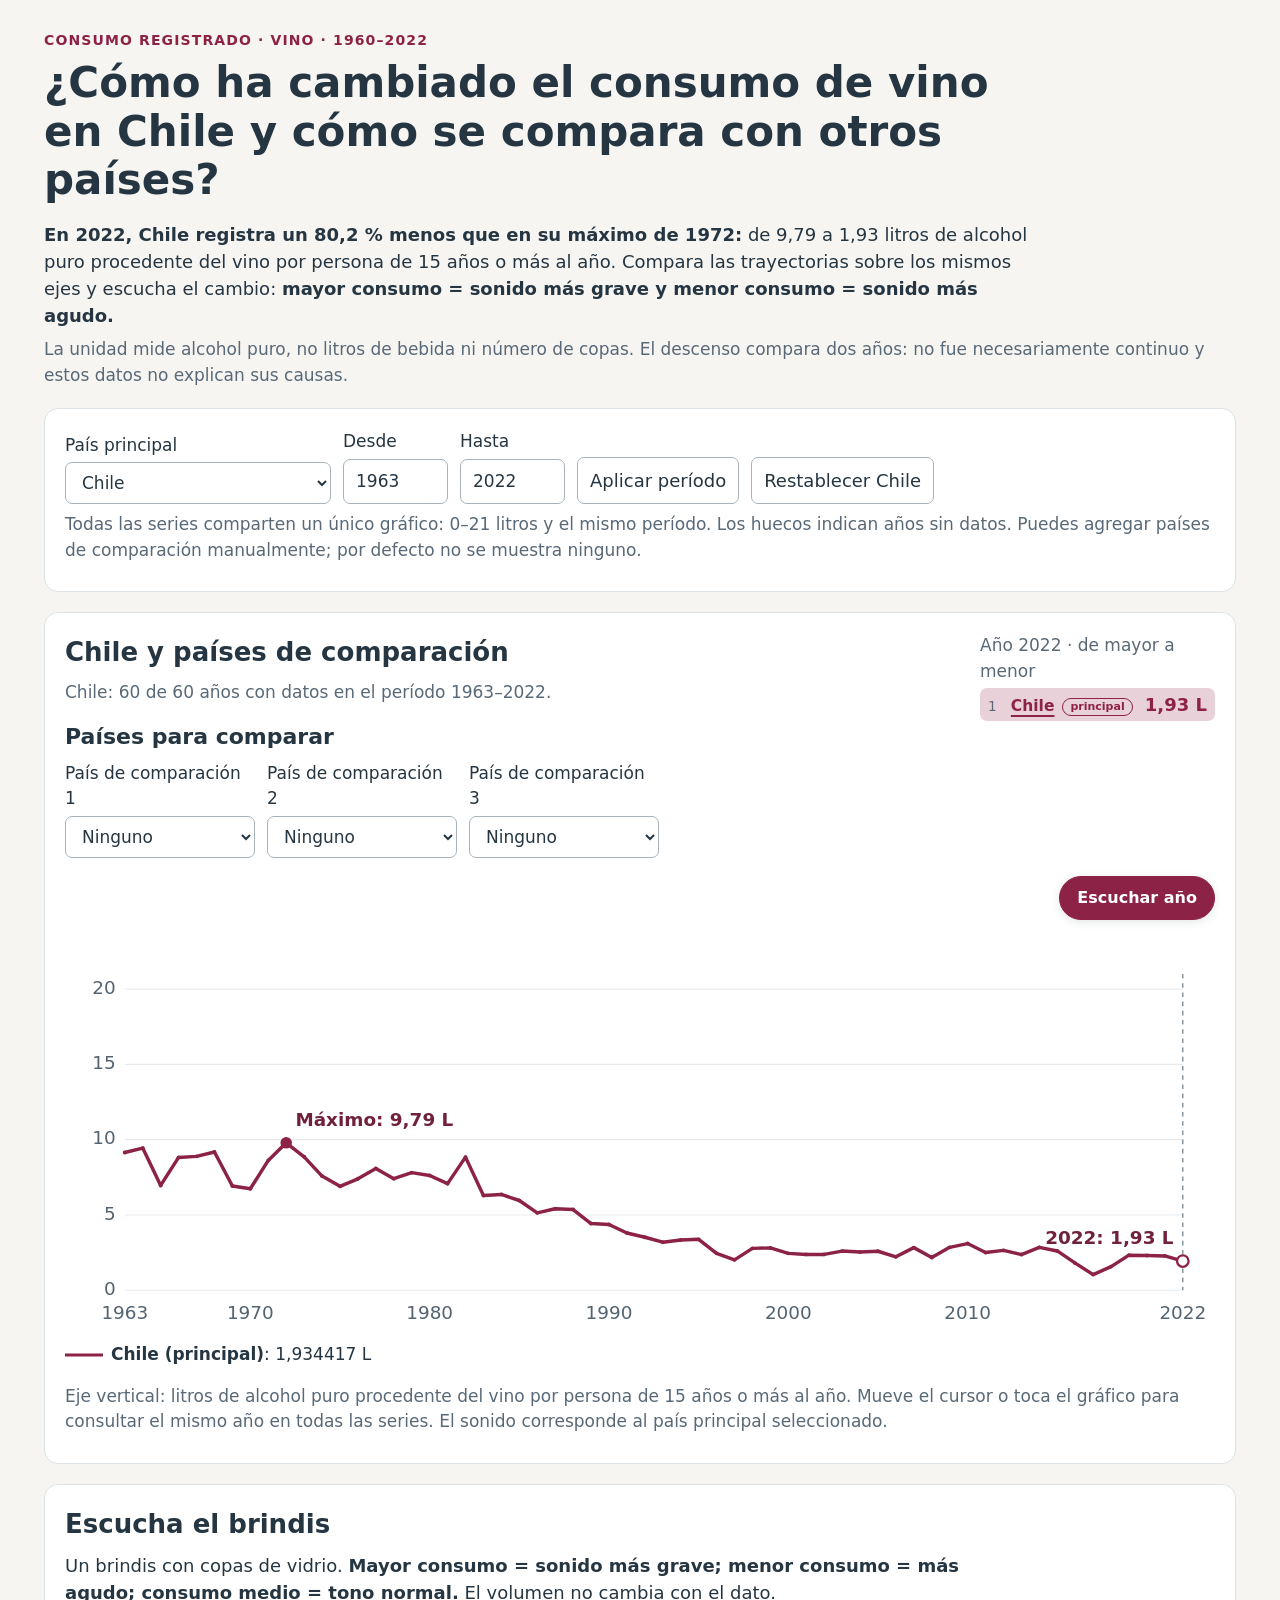
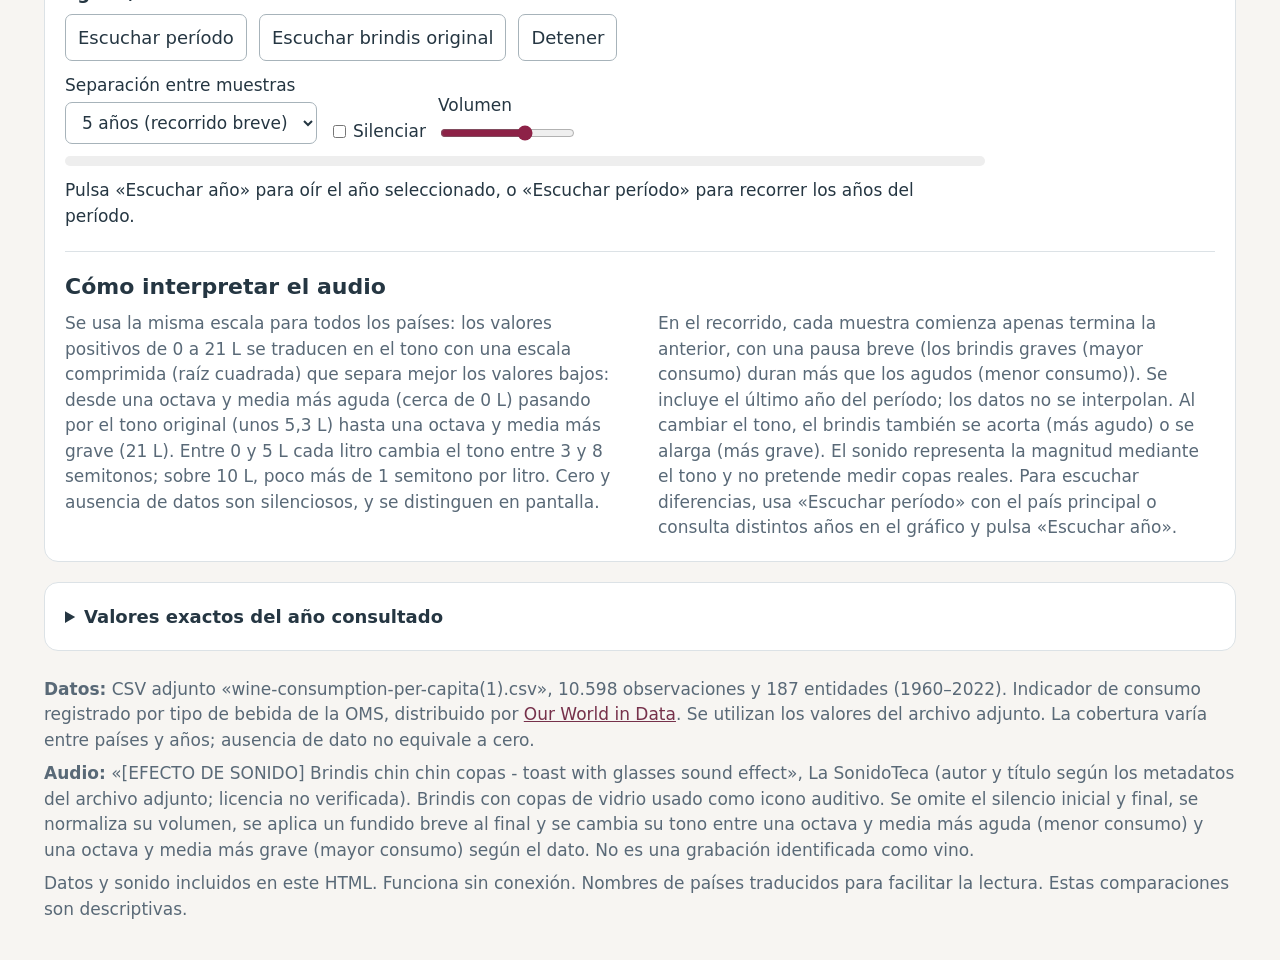
<file: V4_2.html>
<!doctype html><html lang="es"><head><meta charset="utf-8"><meta name="viewport" content="width=device-width,initial-scale=1"><title>¿Cómo ha cambiado el consumo de vino en Chile? Comparación visual y sonora</title><style>
:root{color-scheme:light;--wine:#8d2247;--ink:#253642;--muted:#596977;--border:#dce2e6}*{box-sizing:border-box}body{margin:0;background:#f7f5f2;color:var(--ink);font:18px/1.5 system-ui,sans-serif}main{max-width:1240px;margin:auto;padding:30px 24px}h1{font-size:clamp(26px,4vw,42px);line-height:1.16;margin:8px 0 16px;max-width:950px}h2{font-size:26px;margin:0 0 8px}h3{margin:0;font-size:22px}p{margin:8px 0}.eyebrow{color:var(--wine);font-weight:750;letter-spacing:.08em;font-size:14px}.context{max-width:1000px}.muted,footer{color:var(--muted);font-size:17px}.card{background:white;border:1px solid var(--border);border-radius:14px;padding:20px;margin-top:20px}.controls{display:flex;align-items:end;flex-wrap:wrap;gap:12px}.controls label{display:flex;flex-direction:column;font-size:17px;gap:4px}select,input,button{font:inherit;border:1px solid #a7b3ba;border-radius:7px;padding:9px 12px;background:white;color:var(--ink)}button{cursor:pointer}button:hover{background:#f5edf0}button:disabled{opacity:.5;cursor:default}.primary{background:var(--wine);color:white;border-color:var(--wine)}.primary:hover{background:#701936}input[type=number]{width:105px}input[type=range]{width:min(400px,100%);padding:0;accent-color:var(--wine)}.headrow{display:flex;justify-content:space-between;align-items:start;gap:15px;flex-wrap:wrap}.value{font-size:34px;font-weight:750;color:var(--wine)}.charts{display:grid;grid-template-columns:repeat(3,minmax(0,1fr));gap:16px}.mini{padding:15px}.mini select{width:100%;margin-bottom:10px}.chart{width:100%;display:block;touch-action:pan-y}.chart text{font-family:system-ui,sans-serif;fill:#536371;font-size:16px}.chart .grid{stroke:#e7ebee}.chart .series{fill:none;stroke-linejoin:round;stroke-linecap:round}.chart .annotation{font-size:16px;fill:#70213c;font-weight:650}.readout{min-height:25px;font-size:17px;font-variant-numeric:tabular-nums}.sound{display:block}.sound>div:first-child{max-width:920px}.sound-info{margin-top:22px;padding-top:18px;border-top:1px solid var(--border);display:grid;grid-template-columns:repeat(2,minmax(0,1fr));column-gap:36px;align-items:start}.sound-info h3{grid-column:1/-1;margin-bottom:8px}.sound-info p{margin:0}.meter{height:10px;border-radius:8px;background:#eee;overflow:hidden;margin:12px 0}.meter i{display:block;height:100%;width:0;background:var(--wine)}.check{flex-direction:row!important;align-items:center}footer{margin-top:26px}a{color:#76314b}details{margin-top:16px}summary{cursor:pointer;font-weight:650}table{border-collapse:collapse;width:100%;font-size:17px}th,td{padding:8px;border-bottom:1px solid var(--border);text-align:left}th:last-child,td:last-child{text-align:right}.tablewrap{max-height:320px;overflow:auto}#status{min-height:28px;font-size:17px}button:focus-visible,select:focus-visible,input:focus-visible{outline:3px solid #198196;outline-offset:3px}@media(max-width:750px){main{padding:20px 12px}.card{padding:15px}.charts,.sound{grid-template-columns:1fr}.value{font-size:28px}.controls{gap:9px}.controls select{max-width:100%}.mini{margin-top:0}.chart text{font-size:18px}.chart .annotation{font-size:17px}input[type=range]{width:100%}}
.chart .annotation{paint-order:stroke;stroke:white;stroke-width:4px;stroke-linejoin:round}.comparison-controls{margin:14px 0}.comparison-controls h3{margin-bottom:8px}.legend{display:flex;gap:12px 22px;flex-wrap:wrap;margin:12px 0 16px}.legend-item{font-size:17px;display:flex;align-items:center;gap:8px;font-variant-numeric:tabular-nums}.legend-item svg{width:38px;height:12px;flex:none}.legend-item strong{font-weight:750}@media(max-width:750px){.comparison-controls .controls{display:grid;grid-template-columns:1fr}.comparison-controls select{width:100%}.legend{display:grid;gap:8px}.chart .annotation{font-size:16px}}@media(max-width:750px){.sound-info{grid-template-columns:1fr}}.headrow>div:first-child{flex:1 1 520px}.values{flex:0 1 300px;min-width:240px}.vlist{list-style:none;margin:4px 0 0;padding:0}.vrow{display:flex;justify-content:space-between;align-items:baseline;gap:18px;padding:3px 0;border-bottom:1px solid var(--border)}.vrow:last-child{border-bottom:0}.vleft{display:flex;align-items:baseline;gap:8px}.vrank{min-width:1.1em;color:var(--muted);font-size:15px;font-variant-numeric:tabular-nums}.vname{font-size:17px;font-weight:750}.vmain{background:#f7ebef;border-left:5px solid var(--wine);border-radius:7px;padding-left:8px;padding-right:8px;margin:2px 0;border-bottom-color:transparent}.vmain .vname{text-decoration:underline;text-decoration-thickness:2px;text-underline-offset:4px}.vnum{font-size:22px;font-weight:750;font-variant-numeric:tabular-nums}@media(max-width:750px){.values{flex:1 1 100%}}
.vrow{position:relative;overflow:hidden}
.vbar{position:absolute;left:0;top:0;bottom:0;opacity:.13;transition:width .5s ease;pointer-events:none}
.vleft,.vnum{position:relative;z-index:1}
.vmain{z-index:2;background:#f7ebef;border-left:0;margin:0;border-bottom-color:transparent}
.vtag{color:var(--wine);border:1px solid var(--wine);font-size:11px;font-weight:700;padding:0 7px;border-radius:99px;align-self:center}
.vtag[hidden]{display:none}
.values{flex:0 0 235px;min-width:210px}
.vrow{gap:12px;padding:3px 8px;border-radius:7px}.vname{font-size:15.5px}.vnum{font-size:18px}.vrank{font-size:13.5px}.vmain .vname{font-size:15.5px}
@media(min-width:751px){.comparison-controls .controls{display:grid;grid-template-columns:repeat(3,minmax(0,190px));align-items:end}.comparison-controls select{width:100%}}

/* Barra de herramientas del gráfico */
.extreme-toolbar{display:flex;justify-content:flex-end;gap:10px;flex-wrap:wrap;margin:4px 0 8px}
/* Botón de escucha junto al gráfico, sin cubrir los datos */
.chart-toolbar{display:flex;justify-content:flex-end;margin:4px 0 8px}
#listen{position:static;min-height:44px;padding:8px 17px;border-radius:999px;font-size:16px;font-weight:700;box-shadow:0 2px 8px #25364220}
#listen:hover{transform:translateY(-1px)}
#listen:disabled{transform:none}
@media(max-width:750px){.chart-toolbar{margin:8px 0 6px}#listen{min-height:42px;padding:8px 15px;font-size:15px}}
</style></head><body><main>
<div class="eyebrow">CONSUMO REGISTRADO · VINO · 1960–2022</div>
<h1>¿Cómo ha cambiado el consumo de vino en Chile y cómo se compara con otros países?</h1>
<p class="context"><strong>En 2022, Chile registra un 80,2 % menos que en su máximo de 1972:</strong> de 9,79 a 1,93 litros de alcohol puro procedente del vino por persona de 15 años o más al año. Compara las trayectorias sobre los mismos ejes y escucha el cambio: <strong>mayor consumo = sonido más grave y menor consumo = sonido más agudo.</strong></p>
<p class="muted">La unidad mide alcohol puro, no litros de bebida ni número de copas. El descenso compara dos años: no fue necesariamente continuo y estos datos no explican sus causas.</p>
<section class="card"><div class="controls"><label>País principal<select id="mainCountry"></select></label><label>Desde<input id="from" type="number" min="1960" max="2022" value="1963"></label><label>Hasta<input id="to" type="number" min="1960" max="2022" value="2022"></label><button id="apply">Aplicar período</button><button id="reset">Restablecer Chile</button></div><p class="muted">Todas las series comparten un único gráfico: 0–21 litros y el mismo período. Los huecos indican años sin datos. Puedes agregar países de comparación manualmente; por defecto no se muestra ninguno.</p><div id="rangeError" role="alert"></div></section>
<section class="card"><div class="headrow"><div><h2 id="mainTitle">Chile</h2><p id="mainNote" class="muted"></p><div class="comparison-controls"><h3>Países para comparar</h3><div class="controls" id="comparisons"></div></div></div><div class="values"><div id="selectedYear" class="muted"></div><ul id="otherValues" class="vlist"></ul></div></div><div class="extreme-toolbar"><button id="listen" class="primary">Escuchar año</button></div><svg id="mainChart" class="chart" viewBox="0 0 1000 350" role="img" aria-label="Evolución del país principal"></svg><div id="legend" class="legend" aria-label="Países, estilos de línea y valores del año consultado"></div><p class="muted">Eje vertical: litros de alcohol puro procedente del vino por persona de 15 años o más al año. Mueve el cursor o toca el gráfico para consultar el mismo año en todas las series. El sonido corresponde al país principal seleccionado.</p></section>

<section class="card sound"><div><h2>Escucha el brindis</h2><p>Un brindis con copas de vidrio. <strong>Mayor consumo = sonido más grave; menor consumo = más agudo; consumo medio = tono normal.</strong> El volumen no cambia con el dato.</p><div class="controls"><button id="play">Escuchar período</button><button id="original">Escuchar brindis original</button><button id="stop">Detener</button></div><div class="controls" style="margin-top:12px"><label>Separación entre muestras<select id="step"><option value="5">5 años (recorrido breve)</option><option value="1">1 año (todos los años)</option></select></label><label class="check"><input id="mute" type="checkbox">Silenciar</label><label>Volumen<input id="volume" type="range" min="0" max="1" step="0.05" value="0.65"></label></div><div class="meter" aria-hidden="true"><i id="meter"></i></div><p id="status" role="status" aria-live="polite">Pulsa «Escuchar año» para oír el año seleccionado, o «Escuchar período» para recorrer los años del período.</p></div><div class="sound-info"><h3>Cómo interpretar el audio</h3><p class="muted">Se usa la misma escala para todos los países: los valores positivos de 0 a 21 L se traducen en el tono con una escala comprimida (raíz cuadrada) que separa mejor los valores bajos: desde una octava y media más aguda (cerca de 0 L) pasando por el tono original (unos 5,3 L) hasta una octava y media más grave (21 L). Entre 0 y 5 L cada litro cambia el tono entre 3 y 8 semitonos; sobre 10 L, poco más de 1 semitono por litro. Cero y ausencia de datos son silenciosos, y se distinguen en pantalla.</p><p class="muted">En el recorrido, cada muestra comienza apenas termina la anterior, con una pausa breve (los brindis graves (mayor consumo) duran más que los agudos (menor consumo)). Se incluye el último año del período; los datos no se interpolan. Al cambiar el tono, el brindis también se acorta (más agudo) o se alarga (más grave). El sonido representa la magnitud mediante el tono y no pretende medir copas reales. Para escuchar diferencias, usa «Escuchar período» con el país principal o consulta distintos años en el gráfico y pulsa «Escuchar año».</p></div></section>
<details class="card"><summary>Valores exactos del año consultado</summary><div class="tablewrap"><table><thead><tr><th>País</th><th>Año</th><th>Alcohol puro (L/persona 15+)</th></tr></thead><tbody id="table"></tbody></table></div></details>
<footer><p><strong>Datos:</strong> CSV adjunto «wine-consumption-per-capita(1).csv», 10.598 observaciones y 187 entidades (1960–2022). Indicador de consumo registrado por tipo de bebida de la OMS, distribuido por <a href="https://ourworldindata.org/grapher/wine-consumption-per-capita" target="_blank" rel="noopener">Our World in Data</a>. Se utilizan los valores del archivo adjunto. La cobertura varía entre países y años; ausencia de dato no equivale a cero.</p><p><strong>Audio:</strong> «[EFECTO DE SONIDO] Brindis chin chin copas - toast with glasses sound effect», La SonidoTeca (autor y título según los metadatos del archivo adjunto; licencia no verificada). Brindis con copas de vidrio usado como icono auditivo. Se omite el silencio inicial y final, se normaliza su volumen, se aplica un fundido breve al final y se cambia su tono entre una octava y media más aguda (menor consumo) y una octava y media más grave (mayor consumo) según el dato. No es una grabación identificada como vino.</p><p>Datos y sonido incluidos en este HTML. Funciona sin conexión. Nombres de países traducidos para facilitar la lectura. Estas comparaciones son descriptivas.</p></footer>
<script id="data" type="application/json">[["AFG",1961,0.0],["AFG",1962,0.0],["AFG",1963,0.0],["AFG",1964,0.0],["AFG",1965,0.0],["AFG",1966,0.0],["AFG",1967,0.0],["AFG",1968,0.0],["AFG",1969,0.0],["AFG",1970,0.0],["AFG",1971,0.0],["AFG",1972,0.0],["AFG",1973,0.0],["AFG",1974,0.0],["AFG",1975,0.0],["AFG",1976,0.0],["AFG",1977,0.0],["AFG",1978,0.0],["AFG",1979,0.0],["AFG",1980,0.0],["AFG",1981,0.0],["AFG",1982,0.0],["AFG",1983,0.0],["AFG",1984,0.0],["AFG",1985,0.0],["AFG",1986,0.0],["AFG",1987,0.0],["AFG",1988,0.0],["AFG",1989,0.0],["AFG",1990,0.0],["AFG",1991,0.0],["AFG",1992,0.0],["AFG",1993,0.0],["AFG",1994,0.0],["AFG",1995,0.0],["AFG",1996,0.0],["AFG",1997,0.0],["AFG",1998,0.0],["AFG",1999,0.0],["AFG",2000,0.0],["AFG",2001,0.0],["AFG",2002,0.0],["AFG",2003,0.0],["AFG",2004,0.0],["AFG",2005,0.0],["AFG",2006,0.0],["AFG",2007,0.0],["AFG",2008,0.0],["AFG",2009,0.0],["AFG",2010,0.0],["AFG",2011,0.0],["AFG",2012,0.0],["AFG",2013,0.0],["AFG",2014,0.0],["AFG",2015,0.0],["AFG",2016,0.0],["AFG",2017,0.0],["AFG",2018,0.0],["AFG",2019,0.0],["AFG",2020,0.0],["AFG",2021,0.0],["AFG",2022,0.0],["ALB",1962,0.28],["ALB",1963,0.19],["ALB",1964,0.26],["ALB",1965,0.21],["ALB",1966,0.13],["ALB",1967,0.19],["ALB",1968,0.36],["ALB",1969,0.47],["ALB",1970,0.51],["ALB",1971,0.13],["ALB",1972,0.23],["ALB",1973,0.34],["ALB",1974,0.19],["ALB",1975,0.14],["ALB",1976,0.14],["ALB",1977,0.16],["ALB",1978,0.3],["ALB",1979,0.16],["ALB",1980,0.44],["ALB",1981,0.4],["ALB",1982,0.2],["ALB",1983,0.29],["ALB",1984,0.25],["ALB",1985,0.23],["ALB",1986,0.24],["ALB",1987,0.41],["ALB",1988,0.37],["ALB",1989,0.46],["ALB",1990,0.65],["ALB",1991,0.61],["ALB",1992,0.67],["ALB",1993,0.66],["ALB",1994,0.68],["ALB",1995,1.05],["ALB",1996,1.37],["ALB",1997,0.98],["ALB",1998,0.62],["ALB",1999,0.76],["ALB",2000,0.9483237],["ALB",2001,0.9561968],["ALB",2002,0.97756445],["ALB",2003,1.0018864],["ALB",2004,1.0441778],["ALB",2005,0.990992],["ALB",2006,1.0262771],["ALB",2007,1.0170395],["ALB",2008,1.0205657],["ALB",2009,1.0517896],["ALB",2010,1.1104522],["ALB",2011,1.0954901],["ALB",2012,1.086138],["ALB",2013,1.074],["ALB",2014,1.002],["ALB",2015,1.1136],["ALB",2016,1.1808],["ALB",2017,1.0956],["ALB",2018,1.0416],["ALB",2019,1.0884],["ALB",2020,1.1724],["ALB",2021,1.4616],["ALB",2022,1.5864],["DZA",1961,1.6],["DZA",1962,1.14],["DZA",1963,0.73],["DZA",1964,0.57],["DZA",1965,0.58],["DZA",1966,0.5],["DZA",1967,0.5],["DZA",1968,0.82],["DZA",1969,1.27],["DZA",1970,1.17],["DZA",1971,1.61],["DZA",1972,2.04],["DZA",1973,1.07],["DZA",1974,1.12],["DZA",1975,1.04],["DZA",1976,0.98],["DZA",1977,0.67],["DZA",1978,0.58],["DZA",1979,0.26],["DZA",1980,0.19],["DZA",1981,0.17],["DZA",1982,0.13],["DZA",1983,0.13],["DZA",1984,0.12],["DZA",1985,0.11],["DZA",1986,0.1],["DZA",1987,0.1],["DZA",1988,0.25],["DZA",1989,0.23],["DZA",1990,0.0],["DZA",1991,0.0],["DZA",1992,0.0],["DZA",1993,0.0],["DZA",1994,0.0],["DZA",1995,0.0],["DZA",1996,0.0],["DZA",1997,0.0],["DZA",1998,0.0],["DZA",1999,0.0],["DZA",2000,0.1488],["DZA",2001,0.1488],["DZA",2002,0.1488],["DZA",2003,0.1488],["DZA",2004,0.1488],["DZA",2005,0.1488],["DZA",2006,0.1488],["DZA",2007,0.1488],["DZA",2008,0.1488],["DZA",2009,0.1488],["DZA",2010,0.1488],["DZA",2011,0.1488],["DZA",2012,0.1488],["DZA",2013,0.1488],["DZA",2014,0.1608],["DZA",2015,0.0804],["DZA",2016,0.0756],["DZA",2017,0.102],["DZA",2018,0.1236],["DZA",2019,0.108],["DZA",2020,0.1044],["DZA",2021,0.1116],["DZA",2022,0.1128],["AND",2000,6.53],["AND",2001,6.405],["AND",2002,6.265],["AND",2003,5.985],["AND",2004,5.905],["AND",2005,5.66],["AND",2006,5.59],["AND",2007,5.19],["AND",2008,4.885],["AND",2009,4.845],["AND",2010,4.71],["AND",2011,4.735],["AND",2012,4.73],["AND",2013,4.61],["AND",2014,4.125],["AND",2015,5.41],["AND",2016,5.395],["AND",2017,5.34],["AND",2018,4.965],["AND",2019,4.965],["AND",2020,4.175],["AND",2021,4.68],["AND",2022,4.985],["AGO",1961,3.36],["AGO",1962,2.38],["AGO",1963,2.93],["AGO",1964,3.5],["AGO",1965,4.01],["AGO",1966,4.35],["AGO",1967,3.87],["AGO",1968,3.65],["AGO",1969,3.62],["AGO",1970,3.2],["AGO",1971,2.37],["AGO",1972,1.9],["AGO",1973,1.66],["AGO",1974,1.73],["AGO",1975,0.8],["AGO",1976,0.39],["AGO",1977,0.19],["AGO",1978,0.05],["AGO",1979,0.22],["AGO",1980,0.33],["AGO",1981,0.49],["AGO",1982,0.37],["AGO",1983,0.52],["AGO",1984,0.57],["AGO",1985,0.83],["AGO",1986,0.32],["AGO",1987,0.24],["AGO",1988,0.58],["AGO",1989,0.82],["AGO",1990,0.65],["AGO",1991,0.78],["AGO",1992,1.22],["AGO",1993,0.69],["AGO",1994,0.73],["AGO",1995,0.56],["AGO",1996,0.49],["AGO",1997,0.81],["AGO",1998,0.91],["AGO",1999,0.39],["AGO",2000,0.8604],["AGO",2001,0.8604],["AGO",2002,0.8604],["AGO",2003,0.8604],["AGO",2004,0.8604],["AGO",2005,0.8604],["AGO",2006,0.8604],["AGO",2007,0.8604],["AGO",2008,0.8604],["AGO",2009,0.8604],["AGO",2010,0.8604],["AGO",2011,0.8604],["AGO",2012,0.8604],["AGO",2013,0.8604],["AGO",2014,1.0956],["AGO",2015,1.062],["AGO",2016,0.6948],["AGO",2017,0.5544],["AGO",2018,0.3864],["AGO",2019,0.246],["AGO",2020,0.2076],["AGO",2021,0.1476],["AGO",2022,0.1932],["ATG",1962,0.09],["ATG",1963,0.1],["ATG",1964,0.02],["ATG",1965,0.01],["ATG",1966,0.02],["ATG",1967,0.03],["ATG",1968,0.04],["ATG",1969,0.03],["ATG",1970,0.04],["ATG",1971,0.03],["ATG",1972,0.03],["ATG",1973,0.07],["ATG",1974,0.08],["ATG",1975,0.05],["ATG",1976,0.06],["ATG",1977,0.2],["ATG",1978,0.23],["ATG",1979,0.22],["ATG",1980,0.58],["ATG",1981,0.85],["ATG",1982,0.13],["ATG",1983,0.26],["ATG",1984,0.65],["ATG",1985,0.26],["ATG",1986,0.31],["ATG",1987,0.34],["ATG",1988,0.78],["ATG",1989,1.3],["ATG",1990,1.0],["ATG",1991,1.08],["ATG",1992,1.12],["ATG",1993,1.09],["ATG",1994,0.93],["ATG",1995,0.51],["ATG",1996,0.52],["ATG",1997,0.68],["ATG",1998,0.64],["ATG",1999,0.78],["ATG",2000,2.9568],["ATG",2001,2.9568],["ATG",2002,2.9568],["ATG",2003,2.9568],["ATG",2004,2.9568],["ATG",2005,2.9568],["ATG",2006,2.9568],["ATG",2007,2.9568],["ATG",2008,2.9568],["ATG",2009,2.9568],["ATG",2010,2.9568],["ATG",2011,2.9568],["ATG",2012,2.9568],["ATG",2013,2.9568],["ATG",2014,3.2568],["ATG",2015,2.7048],["ATG",2016,3.5004],["ATG",2017,4.11],["ATG",2018,3.8916],["ATG",2019,3.2436],["ATG",2020,2.4],["ATG",2021,2.3688],["ATG",2022,2.6844],["ARG",1961,13.61],["ARG",1962,14.03],["ARG",1963,14.85],["ARG",1964,14.96],["ARG",1965,14.75],["ARG",1966,13.75],["ARG",1967,14.16],["ARG",1968,14.93],["ARG",1969,15.07],["ARG",1970,15.6],["ARG",1971,14.42],["ARG",1972,13.35],["ARG",1973,12.19],["ARG",1974,12.95],["ARG",1975,14.02],["ARG",1976,14.21],["ARG",1977,14.91],["ARG",1978,13.93],["ARG",1979,13.13],["ARG",1980,13.18],["ARG",1981,12.94],["ARG",1982,12.77],["ARG",1983,12.35],["ARG",1984,11.53],["ARG",1985,10.45],["ARG",1986,10.3],["ARG",1987,10.1],["ARG",1988,9.71],["ARG",1989,9.32],["ARG",1990,9.42],["ARG",1991,9.31],["ARG",1992,8.61],["ARG",1993,7.92],["ARG",1994,7.13],["ARG",1995,6.76],["ARG",1996,6.4],["ARG",1997,6.37],["ARG",1998,5.87],["ARG",1999,5.76],["ARG",2000,5.3],["ARG",2001,5.32],["ARG",2002,5.28],["ARG",2003,5.08],["ARG",2004,5.03],["ARG",2005,4.64],["ARG",2006,4.67],["ARG",2007,4.65],["ARG",2008,4.45],["ARG",2009,4.31],["ARG",2010,3.91],["ARG",2011,3.11],["ARG",2012,3.49],["ARG",2013,3.47],["ARG",2014,3.18],["ARG",2015,3.37],["ARG",2016,3.1],["ARG",2017,3.14],["ARG",2018,2.85],["ARG",2019,2.51],["ARG",2020,2.96],["ARG",2021,3.59],["ARG",2022,3.7],["ARM",1990,2.18],["ARM",1991,2.13],["ARM",1992,1.28],["ARM",1993,1.43],["ARM",1994,1.26],["ARM",1995,0.55],["ARM",1996,0.43],["ARM",1997,0.24],["ARM",1998,0.17],["ARM",1999,0.31],["ARM",2000,0.1787467],["ARM",2001,0.17166084],["ARM",2002,0.16451184],["ARM",2003,0.16379368],["ARM",2004,0.16093066],["ARM",2005,0.16197623],["ARM",2006,0.16623452],["ARM",2007,0.17306076],["ARM",2008,0.18560503],["ARM",2009,0.1916978],["ARM",2010,0.22715959],["ARM",2011,0.2643165],["ARM",2012,0.2699113],["ARM",2013,0.276],["ARM",2014,0.216],["ARM",2015,0.2232],["ARM",2016,0.3084],["ARM",2017,0.39],["ARM",2018,0.3444],["ARM",2019,0.4596],["ARM",2020,0.5256],["ARM",2021,0.546],["ARM",2022,0.54],["AUS",1961,0.88],["AUS",1962,0.91],["AUS",1963,0.96],["AUS",1964,0.97],["AUS",1965,1.05],["AUS",1966,1.17],["AUS",1967,1.3],["AUS",1968,1.4],["AUS",1969,1.52],["AUS",1970,1.49],["AUS",1971,1.51],["AUS",1972,1.66],["AUS",1973,1.87],["AUS",1974,2.08],["AUS",1975,2.18],["AUS",1976,2.27],["AUS",1977,2.36],["AUS",1978,2.7],["AUS",1979,2.83],["AUS",1980,2.98],["AUS",1981,3.12],["AUS",1982,3.21],["AUS",1983,3.3],["AUS",1984,3.43],["AUS",1985,3.47],["AUS",1986,3.34],["AUS",1987,3.31],["AUS",1988,3.06],["AUS",1989,2.92],["AUS",1990,2.75],["AUS",1991,2.87],["AUS",1992,2.8],["AUS",1993,2.67],["AUS",1994,2.7],["AUS",1995,2.66],["AUS",1996,2.74],["AUS",1997,2.86],["AUS",1998,2.87],["AUS",1999,2.94],["AUS",2000,3.3],["AUS",2001,3.29],["AUS",2002,3.41],["AUS",2003,3.5],["AUS",2004,3.59],["AUS",2005,3.6],["AUS",2006,3.78],["AUS",2007,3.74],["AUS",2008,4.04],["AUS",2009,4.08],["AUS",2010,3.96],["AUS",2011,3.91],["AUS",2012,3.82],["AUS",2013,3.8],["AUS",2014,3.86],["AUS",2015,4.17],["AUS",2016,4.36],["AUS",2017,4.41],["AUS",2018,4.45],["AUS",2019,4.21],["AUS",2020,4.54],["AUS",2021,4.52],["AUS",2022,4.44],["AUT",1960,2.81],["AUT",1961,3.01],["AUT",1962,2.9],["AUT",1963,3.0],["AUT",1964,3.1],["AUT",1965,4.0],["AUT",1966,4.7],["AUT",1967,4.8],["AUT",1968,5.0],["AUT",1969,5.0],["AUT",1970,5.2],["AUT",1971,5.4],["AUT",1972,5.4],["AUT",1973,5.5],["AUT",1974,5.3],["AUT",1975,5.2],["AUT",1976,5.4],["AUT",1977,5.3],["AUT",1978,5.1],["AUT",1979,5.2],["AUT",1980,5.1],["AUT",1981,5.0],["AUT",1982,5.0],["AUT",1983,5.3],["AUT",1984,5.1],["AUT",1985,4.8],["AUT",1986,4.6],["AUT",1987,4.7],["AUT",1988,4.8],["AUT",1989,4.9],["AUT",1990,4.8],["AUT",1991,4.7],["AUT",1992,4.6],["AUT",1993,4.5],["AUT",1994,4.3],["AUT",1995,4.5],["AUT",1996,4.4],["AUT",1997,4.2],["AUT",1998,4.3],["AUT",1999,4.2],["AUT",2000,4.34],["AUT",2001,4.21],["AUT",2002,3.96],["AUT",2003,4.07],["AUT",2004,3.82],["AUT",2005,4.05],["AUT",2006,4.39],["AUT",2007,4.38],["AUT",2008,3.89],["AUT",2009,4.0],["AUT",2010,4.34],["AUT",2011,4.1],["AUT",2012,4.09],["AUT",2013,3.97],["AUT",2014,4.2],["AUT",2015,3.62],["AUT",2016,3.74],["AUT",2017,3.62],["AUT",2018,3.62],["AUT",2019,3.74],["AUT",2020,3.5],["AUT",2021,3.5],["AUT",2022,3.5],["AZE",1990,2.92],["AZE",1991,2.88],["AZE",1992,0.13],["AZE",1993,0.47],["AZE",1994,0.18],["AZE",1995,0.13],["AZE",1996,0.1],["AZE",1997,0.16],["AZE",1998,1.35],["AZE",1999,0.89],["AZE",2000,0.20784508],["AZE",2001,0.19833758],["AZE",2002,0.18396631],["AZE",2003,0.16963966],["AZE",2004,0.15553528],["AZE",2005,0.14459947],["AZE",2006,0.1504664],["AZE",2007,0.15995155],["AZE",2008,0.17086522],["AZE",2009,0.17],["AZE",2010,0.2],["AZE",2011,0.15],["AZE",2012,0.15],["AZE",2013,0.15],["AZE",2014,0.15],["AZE",2015,0.14],["AZE",2016,0.15],["AZE",2017,0.13],["AZE",2018,0.15],["AZE",2019,0.06],["AZE",2020,0.11],["AZE",2021,0.15],["AZE",2022,0.12],["BHS",1961,1.16],["BHS",1962,1.08],["BHS",1963,1.14],["BHS",1964,1.28],["BHS",1965,1.72],["BHS",1966,1.62],["BHS",1967,1.64],["BHS",1968,1.57],["BHS",1969,2.25],["BHS",1970,2.04],["BHS",1971,1.88],["BHS",1972,2.08],["BHS",1973,2.66],["BHS",1974,2.08],["BHS",1975,1.95],["BHS",1976,2.87],["BHS",1977,2.2],["BHS",1978,2.24],["BHS",1979,2.12],["BHS",1980,2.15],["BHS",1981,1.68],["BHS",1982,3.03],["BHS",1983,2.21],["BHS",1984,1.92],["BHS",1985,1.9],["BHS",1986,1.83],["BHS",1987,2.16],["BHS",1988,1.41],["BHS",1989,1.5],["BHS",1990,1.98],["BHS",1991,1.77],["BHS",1992,1.63],["BHS",1993,1.51],["BHS",1994,1.33],["BHS",1995,1.65],["BHS",1996,0.81],["BHS",1997,0.97],["BHS",1998,0.93],["BHS",1999,1.14],["BHS",2000,1.3900433],["BHS",2001,1.421076],["BHS",2002,1.4175519],["BHS",2003,1.3332283],["BHS",2004,1.198674],["BHS",2005,1.2647449],["BHS",2006,1.3764694],["BHS",2007,1.5249876],["BHS",2008,1.5138161],["BHS",2009,1.4500757],["BHS",2010,1.4042068],["BHS",2011,1.4121218],["BHS",2012,1.3750534],["BHS",2013,1.3608],["BHS",2014,1.2564],["BHS",2015,1.4352],["BHS",2016,1.4904],["BHS",2017,1.35],["BHS",2018,1.3668],["BHS",2019,1.3836],["BHS",2020,1.3656],["BHS",2021,1.2804],["BHS",2022,1.7556],["BHR",1970,0.14],["BHR",1971,0.16],["BHR",1972,0.14],["BHR",1973,0.21],["BHR",1974,0.22],["BHR",1975,0.36],["BHR",1977,0.46],["BHR",1979,0.18],["BHR",1980,0.21],["BHR",1981,0.23],["BHR",1982,0.62],["BHR",1983,0.56],["BHR",1984,0.56],["BHR",1985,0.49],["BHR",1986,0.24],["BHR",1987,0.46],["BHR",1988,0.22],["BHR",1989,0.22],["BHR",1990,0.21],["BHR",1991,0.1],["BHR",1992,0.17],["BHR",1993,0.16],["BHR",1994,0.15],["BHR",1995,0.12],["BHR",1996,0.1],["BHR",1997,0.24],["BHR",1998,0.12],["BHR",1999,0.15],["BHR",2000,0.2301791],["BHR",2001,0.23552239],["BHR",2002,0.24387613],["BHR",2003,0.19784994],["BHR",2004,0.21853773],["BHR",2005,0.21212038],["BHR",2006,0.21035995],["BHR",2007,0.21567707],["BHR",2008,0.22334425],["BHR",2009,0.22991869],["BHR",2010,0.23068756],["BHR",2011,0.18533193],["BHR",2012,0.19814761],["BHR",2013,0.1896],["BHR",2014,0.2184],["BHR",2015,0.1548],["BHR",2016,0.1392],["BHR",2017,0.216],["BHR",2018,0.2112],["BHR",2019,0.1308],["BHR",2020,0.1524],["BHR",2021,0.144],["BHR",2022,0.1644],["BGD",1961,0.0],["BGD",1962,0.0],["BGD",1963,0.0],["BGD",1964,0.0],["BGD",1965,0.0],["BGD",1966,0.0],["BGD",1967,0.0],["BGD",1968,0.0],["BGD",1969,0.0],["BGD",1970,0.0],["BGD",1971,0.0],["BGD",1972,0.0],["BGD",1973,0.0],["BGD",1974,0.0],["BGD",1975,0.0],["BGD",1976,0.0],["BGD",1977,0.0],["BGD",1978,0.0],["BGD",1979,0.0],["BGD",1980,0.0],["BGD",1981,0.0],["BGD",1982,0.0],["BGD",1984,0.0],["BGD",1985,0.0],["BGD",1986,0.0],["BGD",1987,0.0],["BGD",1988,0.0],["BGD",1989,0.0],["BGD",1990,0.0],["BGD",1991,0.0],["BGD",1992,0.0],["BGD",1993,0.0],["BGD",1994,0.0],["BGD",1995,0.0],["BGD",1996,0.0],["BGD",1997,0.0],["BGD",1998,0.0],["BGD",1999,0.0],["BGD",2000,0.0],["BGD",2001,0.0],["BGD",2002,0.0],["BGD",2003,0.0],["BGD",2004,0.0],["BGD",2005,0.0],["BGD",2006,0.0],["BGD",2007,0.0],["BGD",2008,0.0],["BGD",2009,0.0],["BGD",2010,0.0],["BGD",2011,0.0],["BGD",2012,0.0],["BGD",2013,0.0],["BGD",2014,0.0],["BGD",2015,0.0],["BGD",2016,0.0],["BGD",2017,0.0],["BGD",2018,0.0],["BGD",2019,0.0],["BGD",2020,0.0],["BGD",2021,0.0],["BGD",2022,0.0],["BRB",1990,0.36],["BRB",1991,0.38],["BRB",1992,0.34],["BRB",1993,0.33],["BRB",1994,0.43],["BRB",1995,0.41],["BRB",1996,0.4],["BRB",1997,0.46],["BRB",1998,0.25],["BRB",1999,0.53],["BRB",2000,0.95810634],["BRB",2001,1.0154632],["BRB",2002,1.0569786],["BRB",2003,1.0818564],["BRB",2004,1.0966157],["BRB",2005,1.0891191],["BRB",2006,1.1878774],["BRB",2007,1.2806463],["BRB",2008,1.2688622],["BRB",2009,1.1611358],["BRB",2010,1.2866333],["BRB",2011,1.2913938],["BRB",2012,1.2646405],["BRB",2013,1.2372],["BRB",2014,1.2324],["BRB",2015,1.5396],["BRB",2016,1.7976],["BRB",2017,1.5192],["BRB",2018,1.4088],["BRB",2019,1.4028],["BRB",2020,1.3452],["BRB",2021,1.0296],["BRB",2022,1.3392],["BLR",1988,0.0],["BLR",1989,1.34],["BLR",1990,1.28],["BLR",1991,1.25],["BLR",1992,0.24],["BLR",1993,0.48],["BLR",1994,0.66],["BLR",1995,0.41],["BLR",1996,0.28],["BLR",1997,0.37],["BLR",1998,0.72],["BLR",1999,0.83],["BLR",2000,0.17],["BLR",2001,0.37],["BLR",2002,0.41],["BLR",2003,0.49],["BLR",2004,0.22],["BLR",2005,0.54],["BLR",2006,0.57],["BLR",2007,0.6],["BLR",2008,0.63],["BLR",2009,0.59],["BLR",2010,0.73],["BLR",2011,0.71],["BLR",2012,0.74],["BLR",2013,0.82],["BLR",2014,0.82],["BLR",2015,0.73],["BLR",2016,0.78],["BLR",2017,0.83],["BLR",2018,0.88],["BLR",2019,0.96],["BLR",2020,1.01],["BLR",2021,1.03],["BLR",2022,0.97],["BEL",1963,1.01],["BEL",1964,1.33],["BEL",1965,1.62],["BEL",1966,1.4],["BEL",1967,1.53],["BEL",1968,1.72],["BEL",1969,1.75],["BEL",1970,2.04],["BEL",1971,2.08],["BEL",1972,2.23],["BEL",1973,2.25],["BEL",1974,2.32],["BEL",1975,2.52],["BEL",1976,2.31],["BEL",1977,2.52],["BEL",1978,2.47],["BEL",1979,2.82],["BEL",1980,2.83],["BEL",1981,2.87],["BEL",1982,2.96],["BEL",1983,2.95],["BEL",1984,3.11],["BEL",1985,3.08],["BEL",1986,2.93],["BEL",1987,3.1],["BEL",1988,3.41],["BEL",1989,3.09],["BEL",1990,3.34],["BEL",1991,3.21],["BEL",1992,3.33],["BEL",1993,3.44],["BEL",1994,3.22],["BEL",1995,3.35],["BEL",1996,3.35],["BEL",1997,3.34],["BEL",1998,2.59],["BEL",1999,2.67],["BEL",2000,3.83],["BEL",2001,3.83],["BEL",2002,3.83],["BEL",2003,3.83],["BEL",2004,3.83],["BEL",2005,3.83],["BEL",2006,3.83],["BEL",2007,3.83],["BEL",2008,3.83],["BEL",2009,3.66],["BEL",2010,3.72],["BEL",2011,3.71],["BEL",2012,3.72],["BEL",2013,3.87],["BEL",2014,3.97],["BEL",2015,3.97],["BEL",2016,3.47],["BEL",2017,3.42],["BEL",2018,3.41],["BEL",2019,3.41],["BEL",2020,3.35],["BEL",2021,2.988297],["BEL",2022,2.5926087],["BLZ",1961,0.06],["BLZ",1962,0.06],["BLZ",1963,0.06],["BLZ",1964,0.07],["BLZ",1965,0.05],["BLZ",1966,0.03],["BLZ",1967,0.03],["BLZ",1968,0.07],["BLZ",1969,0.06],["BLZ",1970,0.06],["BLZ",1971,0.06],["BLZ",1972,0.06],["BLZ",1973,0.09],["BLZ",1974,0.13],["BLZ",1975,0.08],["BLZ",1976,0.08],["BLZ",1977,0.05],["BLZ",1978,0.11],["BLZ",1979,0.16],["BLZ",1980,0.14],["BLZ",1981,0.16],["BLZ",1982,0.16],["BLZ",1983,0.14],["BLZ",1984,0.15],["BLZ",1985,0.17],["BLZ",1986,0.21],["BLZ",1987,0.18],["BLZ",1988,0.18],["BLZ",1990,0.12],["BLZ",1991,0.08],["BLZ",1992,0.11],["BLZ",1993,0.12],["BLZ",1994,0.11],["BLZ",1995,0.08],["BLZ",1996,0.1],["BLZ",1997,0.07],["BLZ",1998,0.07],["BLZ",1999,0.06],["BLZ",2000,0.5387328],["BLZ",2001,0.56439584],["BLZ",2002,0.5868145],["BLZ",2003,0.59841484],["BLZ",2004,0.58521956],["BLZ",2005,0.6583697],["BLZ",2006,0.69843614],["BLZ",2007,0.83089954],["BLZ",2008,0.7984933],["BLZ",2009,0.63329494],["BLZ",2010,0.658192],["BLZ",2011,0.6583358],["BLZ",2012,0.64461184],["BLZ",2013,0.6264],["BLZ",2014,0.756],["BLZ",2015,0.6828],["BLZ",2016,0.6168],["BLZ",2017,0.6456],["BLZ",2018,0.672],["BLZ",2019,0.654],["BLZ",2020,0.5556],["BLZ",2021,0.3768],["BLZ",2022,0.5856],["BEN",1961,0.2],["BEN",1962,0.22],["BEN",1963,0.26],["BEN",1964,0.23],["BEN",1965,0.19],["BEN",1966,0.19],["BEN",1967,0.17],["BEN",1968,0.21],["BEN",1969,0.17],["BEN",1970,0.17],["BEN",1971,0.2],["BEN",1972,0.18],["BEN",1973,0.16],["BEN",1974,0.13],["BEN",1975,0.21],["BEN",1976,0.21],["BEN",1977,0.24],["BEN",1978,0.19],["BEN",1979,0.18],["BEN",1980,0.11],["BEN",1981,0.18],["BEN",1982,0.15],["BEN",1983,0.09],["BEN",1984,0.08],["BEN",1985,0.07],["BEN",1986,0.12],["BEN",1987,0.11],["BEN",1988,0.1],["BEN",1989,0.09],["BEN",1990,0.07],["BEN",1991,0.05],["BEN",1992,0.08],["BEN",1993,0.11],["BEN",1994,0.04],["BEN",1995,0.06],["BEN",1996,0.09],["BEN",1997,0.1],["BEN",1998,0.12],["BEN",1999,0.12],["BEN",2000,0.0864],["BEN",2001,0.0864],["BEN",2002,0.0864],["BEN",2003,0.0864],["BEN",2004,0.0864],["BEN",2005,0.0864],["BEN",2006,0.0864],["BEN",2007,0.0864],["BEN",2008,0.0864],["BEN",2009,0.0864],["BEN",2010,0.0864],["BEN",2011,0.0864],["BEN",2012,0.0864],["BEN",2013,0.0864],["BEN",2014,0.0672],["BEN",2015,0.0732],["BEN",2016,0.0732],["BEN",2017,0.0576],["BEN",2018,0.0408],["BEN",2019,0.0324],["BEN",2020,0.0384],["BEN",2021,0.0372],["BEN",2022,0.0372],["BTN",1961,0.0],["BTN",1962,0.0],["BTN",1963,0.0],["BTN",1964,0.0],["BTN",1965,0.0],["BTN",1966,0.0],["BTN",1967,0.0],["BTN",1968,0.0],["BTN",1969,0.0],["BTN",1970,0.0],["BTN",1971,0.0],["BTN",1972,0.0],["BTN",1973,0.0],["BTN",1974,0.0],["BTN",1975,0.0],["BTN",1976,0.0],["BTN",1977,0.0],["BTN",1978,0.0],["BTN",1979,0.0],["BTN",1980,0.0],["BTN",1981,0.0],["BTN",1982,0.0],["BTN",1983,0.0],["BTN",1984,0.0],["BTN",1985,0.0],["BTN",1986,0.0],["BTN",1987,0.0],["BTN",1988,0.0],["BTN",1989,0.0],["BTN",1990,0.0],["BTN",1991,0.0],["BTN",1992,0.0],["BTN",1993,0.0],["BTN",1994,0.0],["BTN",1995,0.0],["BTN",1996,0.0],["BTN",1997,0.0],["BTN",1998,0.0],["BTN",1999,0.0],["BTN",2000,0.05582175],["BTN",2001,0.05582175],["BTN",2002,0.05582175],["BTN",2003,0.05582175],["BTN",2004,0.05582175],["BTN",2005,0.05582175],["BTN",2006,0.05582175],["BTN",2007,0.05582175],["BTN",2008,0.05582175],["BTN",2009,0.05582175],["BTN",2010,0.05582175],["BTN",2011,0.05582175],["BTN",2012,0.05582175],["BTN",2013,0.05582175],["BTN",2014,0.05582175],["BTN",2015,0.05582175],["BTN",2016,0.05582175],["BTN",2017,0.05582175],["BTN",2018,0.05582175],["BTN",2019,0.05582175],["BTN",2020,0.05664394],["BTN",2021,0.05555562],["BTN",2022,0.05555562],["BOL",1961,0.06],["BOL",1962,0.06],["BOL",1963,0.05],["BOL",1964,0.05],["BOL",1965,0.05],["BOL",1966,0.05],["BOL",1967,0.05],["BOL",1968,0.04],["BOL",1969,0.04],["BOL",1970,0.04],["BOL",1971,0.04],["BOL",1972,0.06],["BOL",1973,0.06],["BOL",1974,0.07],["BOL",1975,0.07],["BOL",1976,0.08],["BOL",1977,0.08],["BOL",1978,0.1],["BOL",1979,0.1],["BOL",1980,0.09],["BOL",1981,0.09],["BOL",1982,0.09],["BOL",1983,0.09],["BOL",1984,0.09],["BOL",1985,0.09],["BOL",1986,0.09],["BOL",1987,0.1],["BOL",1988,0.09],["BOL",1989,0.08],["BOL",1990,0.07],["BOL",1991,0.07],["BOL",1992,0.06],["BOL",1993,0.07],["BOL",1994,0.06],["BOL",1995,0.06],["BOL",1996,0.06],["BOL",1997,0.06],["BOL",1998,0.06],["BOL",1999,0.06],["BOL",2000,0.14724007],["BOL",2001,0.16471912],["BOL",2002,0.14037552],["BOL",2003,0.12020853],["BOL",2004,0.12050887],["BOL",2005,0.11580487],["BOL",2006,0.12490959],["BOL",2007,0.13411726],["BOL",2008,0.13713665],["BOL",2009,0.14858988],["BOL",2010,0.14882018],["BOL",2011,0.14889702],["BOL",2012,0.15208313],["BOL",2013,0.1548],["BOL",2014,0.1308],["BOL",2015,0.1272],["BOL",2016,0.1476],["BOL",2017,0.1476],["BOL",2018,0.132],["BOL",2019,0.1236],["BOL",2020,0.1332],["BOL",2021,0.1296],["BOL",2022,0.1272],["BIH",1990,0.59],["BIH",1991,0.68],["BIH",1992,0.84],["BIH",1993,0.48],["BIH",1994,0.43],["BIH",1995,0.78],["BIH",1996,0.15],["BIH",1997,0.21],["BIH",1998,0.28],["BIH",1999,0.2],["BIH",2000,0.36922538],["BIH",2001,0.37165108],["BIH",2002,0.37020573],["BIH",2003,0.37273198],["BIH",2004,0.37999314],["BIH",2005,0.38923678],["BIH",2006,0.39448598],["BIH",2007,0.40713295],["BIH",2008,0.4232161],["BIH",2009,0.42725205],["BIH",2010,0.46641916],["BIH",2011,0.46527806],["BIH",2012,0.45777687],["BIH",2013,0.4584],["BIH",2014,0.4716],["BIH",2015,0.4656],["BIH",2016,0.462],["BIH",2017,0.4884],["BIH",2018,0.4932],["BIH",2019,0.4656],["BIH",2020,0.48],["BIH",2021,0.5136],["BIH",2022,0.522],["BWA",1961,0.14],["BWA",1962,0.13],["BWA",1963,0.13],["BWA",1964,0.13],["BWA",1965,0.13],["BWA",1966,0.12],["BWA",1967,0.12],["BWA",1968,0.12],["BWA",1969,0.14],["BWA",1970,0.13],["BWA",1971,0.15],["BWA",1972,0.17],["BWA",1973,0.16],["BWA",1974,0.15],["BWA",1975,0.17],["BWA",1976,0.1],["BWA",1977,0.16],["BWA",1978,0.26],["BWA",1979,0.21],["BWA",1980,0.19],["BWA",1981,0.29],["BWA",1982,0.25],["BWA",1983,0.31],["BWA",1984,0.95],["BWA",1985,0.19],["BWA",1986,0.31],["BWA",1987,0.2],["BWA",1988,0.4],["BWA",1989,0.16],["BWA",1990,0.23],["BWA",1991,0.31],["BWA",1992,0.97],["BWA",1993,0.23],["BWA",1994,0.39],["BWA",1995,0.25],["BWA",1996,0.19],["BWA",1997,0.31],["BWA",1998,0.23],["BWA",1999,0.28],["BWA",2000,0.3384],["BWA",2001,0.3384],["BWA",2002,0.3384],["BWA",2003,0.3384],["BWA",2004,0.3384],["BWA",2005,0.3384],["BWA",2006,0.3384],["BWA",2007,0.3384],["BWA",2008,0.3384],["BWA",2009,0.3384],["BWA",2010,0.3384],["BWA",2011,0.3384],["BWA",2012,0.3384],["BWA",2013,0.3384],["BWA",2014,0.3636],["BWA",2015,0.2928],["BWA",2016,0.2712],["BWA",2017,0.234],["BWA",2018,0.354],["BWA",2019,0.4176],["BWA",2020,0.324],["BWA",2021,0.3384],["BWA",2022,0.4356],["BRA",1963,0.45],["BRA",1964,0.44],["BRA",1965,0.36],["BRA",1966,0.36],["BRA",1967,0.44],["BRA",1968,0.47],["BRA",1969,0.53],["BRA",1970,0.5],["BRA",1971,0.46],["BRA",1972,0.54],["BRA",1973,0.54],["BRA",1974,0.46],["BRA",1975,0.44],["BRA",1976,0.46],["BRA",1977,0.5],["BRA",1978,0.53],["BRA",1979,0.53],["BRA",1980,0.46],["BRA",1981,0.41],["BRA",1982,0.48],["BRA",1983,0.47],["BRA",1984,0.44],["BRA",1985,0.44],["BRA",1986,0.49],["BRA",1987,0.35],["BRA",1988,0.48],["BRA",1989,0.31],["BRA",1990,0.3],["BRA",1991,0.3],["BRA",1992,0.3],["BRA",1993,0.3],["BRA",1994,0.29],["BRA",1995,0.31],["BRA",1996,0.3],["BRA",1997,0.3],["BRA",1998,0.3],["BRA",1999,0.3],["BRA",2000,0.27],["BRA",2001,0.29],["BRA",2002,0.48],["BRA",2003,0.29],["BRA",2004,0.31],["BRA",2005,0.26],["BRA",2006,0.29],["BRA",2007,0.28],["BRA",2008,0.29],["BRA",2009,0.25],["BRA",2010,0.28],["BRA",2011,0.35],["BRA",2012,0.38],["BRA",2013,0.25],["BRA",2014,0.26],["BRA",2015,0.31],["BRA",2016,0.26],["BRA",2017,0.38],["BRA",2018,0.39],["BRA",2019,0.39],["BRA",2020,0.36],["BRA",2021,0.38],["BRA",2022,0.3556339],["BRN",1961,0.02],["BRN",1962,0.04],["BRN",1963,0.04],["BRN",1964,0.04],["BRN",1965,0.04],["BRN",1966,0.03],["BRN",1967,0.03],["BRN",1968,0.03],["BRN",1969,0.03],["BRN",1970,0.04],["BRN",1971,0.05],["BRN",1972,0.04],["BRN",1973,0.07],["BRN",1974,0.08],["BRN",1975,0.08],["BRN",1976,0.09],["BRN",1977,0.12],["BRN",1978,0.18],["BRN",1979,0.13],["BRN",1980,0.13],["BRN",1981,0.18],["BRN",1982,0.5],["BRN",1983,0.43],["BRN",1984,0.94],["BRN",1985,0.51],["BRN",1986,0.1],["BRN",1987,0.15],["BRN",1988,0.12],["BRN",1989,0.15],["BRN",1990,0.1],["BRN",1991,0.1],["BRN",1993,0.02],["BRN",1994,0.02],["BRN",1995,0.02],["BRN",1996,0.03],["BRN",1997,0.02],["BRN",1998,0.02],["BRN",1999,0.04],["BRN",2000,0.0],["BRN",2001,0.0],["BRN",2002,0.0],["BRN",2003,0.0],["BRN",2004,0.0],["BRN",2005,0.0],["BRN",2006,0.0],["BRN",2007,0.0],["BRN",2008,0.0],["BRN",2009,0.0],["BRN",2010,0.0],["BRN",2011,0.0],["BRN",2012,0.0],["BRN",2013,0.0],["BRN",2014,0.0],["BRN",2015,0.0],["BRN",2016,0.0],["BRN",2017,0.0],["BRN",2018,0.0],["BRN",2019,0.0],["BRN",2020,0.0],["BRN",2021,0.0],["BRN",2022,0.0],["BGR",1963,3.5],["BGR",1964,3.09],["BGR",1965,3.52],["BGR",1966,3.23],["BGR",1967,3.39],["BGR",1968,4.27],["BGR",1969,3.46],["BGR",1970,2.98],["BGR",1971,3.28],["BGR",1972,3.27],["BGR",1973,3.88],["BGR",1974,3.7],["BGR",1975,3.32],["BGR",1976,3.77],["BGR",1977,3.32],["BGR",1978,3.69],["BGR",1979,3.17],["BGR",1980,3.11],["BGR",1981,3.56],["BGR",1982,3.49],["BGR",1983,3.17],["BGR",1984,3.28],["BGR",1985,2.82],["BGR",1986,3.08],["BGR",1987,3.13],["BGR",1988,3.22],["BGR",1989,3.02],["BGR",1990,3.24],["BGR",1991,2.81],["BGR",1992,3.13],["BGR",1993,2.99],["BGR",1994,2.96],["BGR",1995,2.92],["BGR",1996,2.89],["BGR",1997,2.86],["BGR",1998,2.91],["BGR",1999,2.81],["BGR",2000,1.3949984],["BGR",2001,1.4210122],["BGR",2002,1.4353648],["BGR",2003,1.4715685],["BGR",2004,1.5048409],["BGR",2005,1.5624988],["BGR",2006,1.6404061],["BGR",2007,1.6684488],["BGR",2008,1.7048361],["BGR",2009,1.6051996],["BGR",2010,1.6530312],["BGR",2011,1.6883492],["BGR",2012,1.7239656],["BGR",2013,1.83],["BGR",2014,1.5036],["BGR",2015,1.2708],["BGR",2016,1.7508],["BGR",2017,1.6128],["BGR",2018,1.4844],["BGR",2019,1.2528],["BGR",2020,0.9936],["BGR",2021,1.1148],["BGR",2022,1.23],["BFA",1961,0.1],["BFA",1962,0.1],["BFA",1963,0.1],["BFA",1964,0.07],["BFA",1965,0.07],["BFA",1966,0.06],["BFA",1967,0.04],["BFA",1968,0.04],["BFA",1969,0.04],["BFA",1970,0.06],["BFA",1971,0.07],["BFA",1972,0.08],["BFA",1973,0.08],["BFA",1974,0.08],["BFA",1975,0.07],["BFA",1976,0.06],["BFA",1977,0.04],["BFA",1978,0.11],["BFA",1979,0.03],["BFA",1980,0.03],["BFA",1981,0.04],["BFA",1982,0.03],["BFA",1983,0.03],["BFA",1984,0.02],["BFA",1985,0.0],["BFA",1986,0.02],["BFA",1987,0.01],["BFA",1988,0.01],["BFA",1989,0.01],["BFA",1990,0.01],["BFA",1991,0.0],["BFA",1992,0.01],["BFA",1993,0.0],["BFA",1994,0.01],["BFA",1995,0.02],["BFA",1996,0.02],["BFA",1997,0.02],["BFA",1998,0.02],["BFA",1999,0.04],["BFA",2000,0.0348],["BFA",2001,0.0348],["BFA",2002,0.0348],["BFA",2003,0.0348],["BFA",2004,0.0348],["BFA",2005,0.0348],["BFA",2006,0.0348],["BFA",2007,0.0348],["BFA",2008,0.0348],["BFA",2009,0.0348],["BFA",2010,0.0348],["BFA",2011,0.0348],["BFA",2012,0.0348],["BFA",2013,0.0348],["BFA",2014,0.0264],["BFA",2015,0.0336],["BFA",2016,0.0348],["BFA",2017,0.036],["BFA",2018,0.0612],["BFA",2019,0.0996],["BFA",2020,0.114],["BFA",2021,0.1116],["BFA",2022,0.1404],["BDI",1961,0.01],["BDI",1962,0.01],["BDI",1963,0.01],["BDI",1964,0.02],["BDI",1965,0.02],["BDI",1966,0.02],["BDI",1967,0.02],["BDI",1968,0.03],["BDI",1969,0.01],["BDI",1970,0.02],["BDI",1971,0.01],["BDI",1972,0.02],["BDI",1973,0.02],["BDI",1974,0.02],["BDI",1975,0.01],["BDI",1976,0.01],["BDI",1977,0.02],["BDI",1978,0.02],["BDI",1979,0.02],["BDI",1980,0.02],["BDI",1981,0.02],["BDI",1982,0.04],["BDI",1983,0.02],["BDI",1984,0.01],["BDI",1985,0.01],["BDI",1986,0.01],["BDI",1987,0.01],["BDI",1988,0.01],["BDI",1989,0.01],["BDI",1990,0.01],["BDI",1991,0.01],["BDI",1992,0.01],["BDI",1993,0.01],["BDI",1994,0.01],["BDI",1995,0.01],["BDI",1996,0.0],["BDI",1997,0.0],["BDI",1998,0.0],["BDI",1999,0.0],["BDI",2000,0.0084],["BDI",2001,0.0084],["BDI",2002,0.0084],["BDI",2003,0.0084],["BDI",2004,0.0084],["BDI",2005,0.0084],["BDI",2006,0.0084],["BDI",2007,0.0084],["BDI",2008,0.0084],["BDI",2009,0.0084],["BDI",2010,0.0084],["BDI",2011,0.0084],["BDI",2012,0.0084],["BDI",2013,0.0084],["BDI",2014,0.006],["BDI",2015,0.0048],["BDI",2016,0.0036],["BDI",2017,0.0024],["BDI",2018,0.0024],["BDI",2019,0.006],["BDI",2020,0.0072],["BDI",2021,0.0072],["BDI",2022,0.0072],["KHM",1982,0.0],["KHM",1983,0.0],["KHM",1984,0.0],["KHM",1985,0.0],["KHM",1986,0.0],["KHM",1987,0.0],["KHM",1988,0.0],["KHM",1989,0.0],["KHM",1990,0.0],["KHM",1991,0.0],["KHM",1992,0.0],["KHM",1993,0.0],["KHM",1994,0.0],["KHM",1995,0.0],["KHM",1996,0.03],["KHM",1997,0.01],["KHM",1998,0.0],["KHM",1999,0.01],["KHM",2000,0.004953353],["KHM",2001,0.004857171],["KHM",2002,0.004679613],["KHM",2003,0.004754305],["KHM",2004,0.00487303],["KHM",2005,0.005205799],["KHM",2006,0.006098934],["KHM",2007,0.007172596],["KHM",2008,0.009128167],["KHM",2009,0.009914129],["KHM",2010,0.011770341],["KHM",2011,0.014146599],["KHM",2012,0.015624966],["KHM",2013,0.0168],["KHM",2014,0.0216],["KHM",2015,0.0168],["KHM",2016,0.0156],["KHM",2017,0.0084],["KHM",2018,0.006],["KHM",2019,0.0108],["KHM",2020,0.012],["KHM",2021,0.012],["KHM",2022,0.012],["CMR",1961,0.42],["CMR",1962,0.42],["CMR",1963,0.37],["CMR",1964,0.41],["CMR",1965,0.41],["CMR",1966,0.49],["CMR",1967,0.59],["CMR",1968,0.49],["CMR",1969,0.53],["CMR",1970,0.52],["CMR",1971,0.45],["CMR",1972,0.49],["CMR",1973,0.61],["CMR",1974,0.69],["CMR",1975,0.55],["CMR",1976,0.65],["CMR",1977,0.33],["CMR",1978,0.09],["CMR",1979,0.09],["CMR",1980,0.07],["CMR",1981,0.04],["CMR",1982,0.13],["CMR",1983,0.09],["CMR",1984,0.08],["CMR",1985,0.09],["CMR",1986,0.08],["CMR",1987,0.12],["CMR",1988,0.14],["CMR",1989,0.13],["CMR",1990,0.11],["CMR",1991,0.03],["CMR",1992,0.11],["CMR",1993,0.07],["CMR",1994,0.05],["CMR",1995,0.06],["CMR",1996,0.05],["CMR",1997,0.09],["CMR",1998,0.1],["CMR",1999,0.08],["CMR",2000,0.0972],["CMR",2001,0.0972],["CMR",2002,0.0972],["CMR",2003,0.0972],["CMR",2004,0.0972],["CMR",2005,0.0972],["CMR",2006,0.0972],["CMR",2007,0.0972],["CMR",2008,0.0972],["CMR",2009,0.0972],["CMR",2010,0.0972],["CMR",2011,0.0972],["CMR",2012,0.0972],["CMR",2013,0.0972],["CMR",2014,0.12],["CMR",2015,0.1116],["CMR",2016,0.084],["CMR",2017,0.0912],["CMR",2018,0.114],["CMR",2019,0.1104],["CMR",2020,0.1068],["CMR",2021,0.0792],["CMR",2022,0.0864],["CAN",1961,0.4],["CAN",1962,0.41],["CAN",1963,0.44],["CAN",1964,0.33],["CAN",1965,0.33],["CAN",1966,0.38],["CAN",1967,0.4],["CAN",1968,0.42],["CAN",1969,0.44],["CAN",1970,0.51],["CAN",1971,0.57],["CAN",1972,0.65],["CAN",1973,0.71],["CAN",1974,0.75],["CAN",1975,0.79],["CAN",1976,0.83],["CAN",1977,0.87],["CAN",1978,0.96],["CAN",1979,1.08],["CAN",1980,1.11],["CAN",1981,1.18],["CAN",1982,1.22],["CAN",1983,1.24],["CAN",1984,1.24],["CAN",1985,1.29],["CAN",1986,1.33],["CAN",1987,1.3],["CAN",1988,1.34],["CAN",1989,1.27],["CAN",1990,1.21],["CAN",1991,1.14],["CAN",1992,1.11],["CAN",1993,1.12],["CAN",1994,1.1],["CAN",1995,1.11],["CAN",1996,1.14],["CAN",1997,1.18],["CAN",1998,1.2],["CAN",1999,1.2],["CAN",2000,1.3],["CAN",2001,1.4],["CAN",2002,1.4],["CAN",2003,1.5],["CAN",2004,1.62],["CAN",2005,1.69],["CAN",2006,1.77],["CAN",2007,1.83],["CAN",2008,1.87],["CAN",2009,1.9],["CAN",2010,1.93],["CAN",2011,1.97],["CAN",2012,2.01],["CAN",2013,1.99],["CAN",2014,2.05],["CAN",2015,2.1],["CAN",2016,2.11],["CAN",2017,2.14],["CAN",2018,2.04],["CAN",2019,2.09],["CAN",2020,2.11],["CAN",2021,2.0],["CAN",2022,1.92],["CPV",1961,1.02],["CPV",1962,1.08],["CPV",1963,1.04],["CPV",1964,1.17],["CPV",1965,1.29],["CPV",1966,1.32],["CPV",1967,1.13],["CPV",1968,1.41],["CPV",1969,1.13],["CPV",1970,1.08],["CPV",1971,1.2],["CPV",1972,1.86],["CPV",1973,2.04],["CPV",1974,2.06],["CPV",1975,2.98],["CPV",1976,2.19],["CPV",1977,1.81],["CPV",1978,1.37],["CPV",1979,0.93],["CPV",1980,0.94],["CPV",1981,0.96],["CPV",1982,0.98],["CPV",1983,1.08],["CPV",1984,1.61],["CPV",1985,1.39],["CPV",1986,1.74],["CPV",1987,2.13],["CPV",1988,2.24],["CPV",1989,1.69],["CPV",1990,1.36],["CPV",1991,1.88],["CPV",1992,2.72],["CPV",1993,3.58],["CPV",1994,2.79],["CPV",1995,2.53],["CPV",1996,2.17],["CPV",1997,1.82],["CPV",1998,1.74],["CPV",1999,1.39],["CPV",2000,1.1136],["CPV",2001,1.1136],["CPV",2002,1.1136],["CPV",2003,1.1136],["CPV",2004,1.1136],["CPV",2005,1.1136],["CPV",2006,1.1136],["CPV",2007,1.1136],["CPV",2008,1.1136],["CPV",2009,1.1136],["CPV",2010,1.1136],["CPV",2011,1.1136],["CPV",2012,1.1136],["CPV",2013,1.1136],["CPV",2014,1.3404],["CPV",2015,1.6224],["CPV",2016,1.8948],["CPV",2017,2.0448],["CPV",2018,1.8936],["CPV",2019,1.8324],["CPV",2020,1.92],["CPV",2021,1.3368],["CPV",2022,1.392],["CAF",1961,0.16],["CAF",1962,0.71],["CAF",1963,0.64],["CAF",1964,0.71],["CAF",1965,0.27],["CAF",1966,0.53],["CAF",1967,0.67],["CAF",1968,0.63],["CAF",1969,0.56],["CAF",1970,0.54],["CAF",1971,0.46],["CAF",1972,0.32],["CAF",1973,0.24],["CAF",1974,0.29],["CAF",1975,0.37],["CAF",1976,0.32],["CAF",1977,0.3],["CAF",1978,0.24],["CAF",1979,0.22],["CAF",1980,0.36],["CAF",1981,0.43],["CAF",1982,0.74],["CAF",1983,0.3],["CAF",1984,0.46],["CAF",1985,0.43],["CAF",1986,0.36],["CAF",1987,0.22],["CAF",1988,0.2],["CAF",1989,0.17],["CAF",1990,0.14],["CAF",1991,0.11],["CAF",1992,0.07],["CAF",1993,0.05],["CAF",1994,0.06],["CAF",1995,0.13],["CAF",1996,0.03],["CAF",1997,0.03],["CAF",1998,0.03],["CAF",1999,0.02],["CAF",2000,0.0192],["CAF",2001,0.0192],["CAF",2002,0.0192],["CAF",2003,0.0192],["CAF",2004,0.0192],["CAF",2005,0.0192],["CAF",2006,0.0192],["CAF",2007,0.0192],["CAF",2008,0.0192],["CAF",2009,0.0192],["CAF",2010,0.0192],["CAF",2011,0.0192],["CAF",2012,0.0192],["CAF",2013,0.0192],["CAF",2014,0.0048],["CAF",2015,0.0288],["CAF",2016,0.0288],["CAF",2017,0.0276],["CAF",2018,0.0324],["CAF",2019,0.018],["CAF",2020,0.0168],["CAF",2021,0.0168],["CAF",2022,0.0168],["TCD",1961,0.08],["TCD",1962,0.12],["TCD",1963,0.09],["TCD",1964,0.17],["TCD",1965,0.16],["TCD",1966,0.13],["TCD",1967,0.17],["TCD",1968,0.16],["TCD",1969,0.13],["TCD",1970,0.1],["TCD",1971,0.09],["TCD",1972,0.09],["TCD",1973,0.07],["TCD",1974,0.05],["TCD",1975,0.06],["TCD",1976,0.07],["TCD",1977,0.07],["TCD",1978,0.06],["TCD",1979,0.02],["TCD",1980,0.01],["TCD",1981,0.01],["TCD",1982,0.01],["TCD",1983,0.0],["TCD",1984,0.04],["TCD",1985,0.05],["TCD",1986,0.02],["TCD",1987,0.02],["TCD",1988,0.01],["TCD",1989,0.01],["TCD",1990,0.18],["TCD",1991,0.21],["TCD",1992,0.19],["TCD",1993,0.14],["TCD",1994,0.15],["TCD",1995,0.09],["TCD",1996,0.25],["TCD",1997,0.16],["TCD",1998,0.12],["TCD",1999,0.1],["TCD",2000,0.0372],["TCD",2001,0.0372],["TCD",2002,0.0372],["TCD",2003,0.0372],["TCD",2004,0.0372],["TCD",2005,0.0372],["TCD",2006,0.0372],["TCD",2007,0.0372],["TCD",2008,0.0372],["TCD",2009,0.0372],["TCD",2010,0.0372],["TCD",2011,0.0372],["TCD",2012,0.0372],["TCD",2013,0.0372],["TCD",2014,0.024],["TCD",2015,0.0084],["TCD",2016,0.0084],["TCD",2017,0.006],["TCD",2018,0.0024],["TCD",2019,0.0024],["TCD",2020,0.0024],["TCD",2021,0.0024],["TCD",2022,0.0024],["CHL",1963,9.15],["CHL",1964,9.44],["CHL",1965,6.96],["CHL",1966,8.82],["CHL",1967,8.89],["CHL",1968,9.18],["CHL",1969,6.92],["CHL",1970,6.74],["CHL",1971,8.62],["CHL",1972,9.79],["CHL",1973,8.86],["CHL",1974,7.58],["CHL",1975,6.9],["CHL",1976,7.4],["CHL",1977,8.09],["CHL",1978,7.41],["CHL",1979,7.81],["CHL",1980,7.62],["CHL",1981,7.08],["CHL",1982,8.84],["CHL",1983,6.29],["CHL",1984,6.36],["CHL",1985,5.96],["CHL",1986,5.14],["CHL",1987,5.41],["CHL",1988,5.36],["CHL",1989,4.43],["CHL",1990,4.37],["CHL",1991,3.8],["CHL",1992,3.52],["CHL",1993,3.19],["CHL",1994,3.34],["CHL",1995,3.38],["CHL",1996,2.45],["CHL",1997,2.02],["CHL",1998,2.78],["CHL",1999,2.81],["CHL",2000,2.45],["CHL",2001,2.38],["CHL",2002,2.38],["CHL",2003,2.6],["CHL",2004,2.54],["CHL",2005,2.59],["CHL",2006,2.22],["CHL",2007,2.83],["CHL",2008,2.17],["CHL",2009,2.85],["CHL",2010,3.1],["CHL",2011,2.51],["CHL",2012,2.65],["CHL",2013,2.37],["CHL",2014,2.85],["CHL",2015,2.61],["CHL",2016,1.8],["CHL",2017,1.04],["CHL",2018,1.57],["CHL",2019,2.33],["CHL",2020,2.3030844],["CHL",2021,2.2773988],["CHL",2022,1.934417],["CHN",1961,0.0],["CHN",1962,0.0],["CHN",1963,0.0],["CHN",1964,0.0],["CHN",1965,0.0],["CHN",1966,0.0],["CHN",1967,0.0],["CHN",1968,0.0],["CHN",1969,0.0],["CHN",1970,0.0],["CHN",1971,0.0],["CHN",1972,0.0],["CHN",1973,0.0],["CHN",1974,0.0],["CHN",1975,0.0],["CHN",1976,0.0],["CHN",1977,0.0],["CHN",1978,0.0],["CHN",1979,0.01],["CHN",1980,0.02],["CHN",1981,0.02],["CHN",1982,0.02],["CHN",1983,0.03],["CHN",1984,0.03],["CHN",1985,0.04],["CHN",1986,0.05],["CHN",1987,0.05],["CHN",1988,0.05],["CHN",1989,0.05],["CHN",1990,0.04],["CHN",1991,0.05],["CHN",1992,0.04],["CHN",1993,0.04],["CHN",1994,0.04],["CHN",1995,0.05],["CHN",1996,0.2],["CHN",1997,0.23],["CHN",1998,0.33],["CHN",1999,0.34],["CHN",2000,0.03],["CHN",2001,0.03],["CHN",2002,0.03],["CHN",2003,0.04],["CHN",2004,0.04],["CHN",2005,0.05],["CHN",2006,0.06],["CHN",2007,0.07],["CHN",2008,0.08],["CHN",2009,0.11],["CHN",2010,0.12],["CHN",2011,0.13],["CHN",2012,0.19],["CHN",2013,0.17],["CHN",2014,0.16],["CHN",2015,0.18],["CHN",2016,0.19],["CHN",2017,0.19],["CHN",2018,0.14],["CHN",2019,0.11],["CHN",2020,0.09],["CHN",2021,0.07],["CHN",2022,0.03],["COL",1961,0.01],["COL",1962,0.01],["COL",1963,0.01],["COL",1964,0.01],["COL",1965,0.01],["COL",1966,0.02],["COL",1967,0.01],["COL",1968,0.01],["COL",1969,0.01],["COL",1970,0.01],["COL",1971,0.01],["COL",1972,0.01],["COL",1973,0.02],["COL",1974,0.02],["COL",1975,0.01],["COL",1976,0.02],["COL",1977,0.02],["COL",1978,0.02],["COL",1979,0.02],["COL",1980,0.17],["COL",1981,0.15],["COL",1982,0.14],["COL",1983,0.12],["COL",1984,0.12],["COL",1985,0.16],["COL",1986,0.15],["COL",1987,0.14],["COL",1988,0.14],["COL",1989,0.12],["COL",1990,0.12],["COL",1991,0.1],["COL",1992,0.08],["COL",1993,0.08],["COL",1994,0.08],["COL",1995,0.08],["COL",1996,0.07],["COL",1997,0.07],["COL",1998,0.07],["COL",1999,0.07],["COL",2000,0.14279307],["COL",2001,0.1474652],["COL",2002,0.14056005],["COL",2003,0.14082208],["COL",2004,0.13833667],["COL",2005,0.13183561],["COL",2006,0.11520455],["COL",2007,0.110550866],["COL",2008,0.103671394],["COL",2009,0.10279082],["COL",2010,0.09927023],["COL",2011,0.10150877],["COL",2012,0.09825181],["COL",2013,0.09716354],["COL",2014,0.09341165],["COL",2015,0.09738166],["COL",2016,0.1],["COL",2017,0.1],["COL",2018,0.1],["COL",2019,0.11],["COL",2020,0.11],["COL",2021,0.12],["COL",2022,0.135488],["COM",1961,0.08],["COM",1962,0.09],["COM",1963,0.17],["COM",1964,0.1],["COM",1965,0.11],["COM",1966,0.18],["COM",1967,0.15],["COM",1968,0.15],["COM",1969,0.11],["COM",1970,0.13],["COM",1971,0.16],["COM",1972,0.16],["COM",1973,0.15],["COM",1974,0.15],["COM",1975,0.15],["COM",1976,0.12],["COM",1977,0.08],["COM",1978,0.07],["COM",1979,0.04],["COM",1980,0.04],["COM",1981,0.05],["COM",1982,0.05],["COM",1983,0.05],["COM",1984,0.11],["COM",1985,0.05],["COM",1986,0.13],["COM",1987,0.05],["COM",1988,0.05],["COM",1989,0.09],["COM",1990,0.17],["COM",1991,0.12],["COM",1992,0.1],["COM",1993,0.1],["COM",1994,0.08],["COM",1995,0.06],["COM",1996,0.03],["COM",1997,0.04],["COM",1998,0.04],["COM",1999,0.04],["COM",2000,0.0576],["COM",2001,0.0576],["COM",2002,0.0576],["COM",2003,0.0576],["COM",2004,0.0576],["COM",2005,0.0576],["COM",2006,0.0576],["COM",2007,0.0576],["COM",2008,0.0576],["COM",2009,0.0576],["COM",2010,0.0576],["COM",2011,0.0576],["COM",2012,0.0576],["COM",2013,0.0576],["COM",2014,0.0564],["COM",2015,0.0276],["COM",2016,0.0804],["COM",2017,0.078],["COM",2018,0.0756],["COM",2019,0.0744],["COM",2020,0.072],["COM",2021,0.0708],["COM",2022,0.0708],["COG",1961,0.01],["COG",1962,0.02],["COG",1963,0.02],["COG",1964,0.02],["COG",1965,0.04],["COG",1966,0.02],["COG",1967,0.02],["COG",1968,0.03],["COG",1969,0.02],["COG",1970,0.02],["COG",1971,0.02],["COG",1972,0.02],["COG",1973,0.03],["COG",1974,0.01],["COG",1975,0.01],["COG",1976,0.02],["COG",1977,0.0],["COG",1978,0.01],["COG",1979,0.0],["COG",1980,0.01],["COG",1981,0.01],["COG",1982,0.01],["COG",1983,0.01],["COG",1984,0.01],["COG",1985,0.01],["COG",1986,0.0],["COG",1987,0.01],["COG",1988,0.0],["COG",1989,0.0],["COG",1990,0.3],["COG",1991,0.24],["COG",1992,0.3],["COG",1993,0.29],["COG",1994,0.25],["COG",1995,0.32],["COG",1996,0.26],["COG",1997,0.31],["COG",1998,0.28],["COG",1999,0.18],["COG",2000,0.174],["COG",2001,0.174],["COG",2002,0.174],["COG",2003,0.174],["COG",2004,0.174],["COG",2005,0.174],["COG",2006,0.174],["COG",2007,0.174],["COG",2008,0.174],["COG",2009,0.174],["COG",2010,0.174],["COG",2011,0.174],["COG",2012,0.174],["COG",2013,0.174],["COG",2014,0.1128],["COG",2015,0.1308],["COG",2016,0.1284],["COG",2017,0.0864],["COG",2018,0.0612],["COG",2019,0.0708],["COG",2020,0.0792],["COG",2021,0.0768],["COG",2022,0.0768],["CRI",1961,0.06],["CRI",1962,0.04],["CRI",1963,0.05],["CRI",1964,0.05],["CRI",1965,0.06],["CRI",1966,0.03],["CRI",1967,0.05],["CRI",1968,0.05],["CRI",1969,0.04],["CRI",1970,0.06],["CRI",1971,0.04],["CRI",1972,0.03],["CRI",1973,0.03],["CRI",1974,0.03],["CRI",1975,0.02],["CRI",1976,0.04],["CRI",1977,0.19],["CRI",1978,0.14],["CRI",1979,0.11],["CRI",1980,0.11],["CRI",1981,0.06],["CRI",1982,0.04],["CRI",1983,0.05],["CRI",1984,0.06],["CRI",1985,0.05],["CRI",1986,0.07],["CRI",1987,0.08],["CRI",1988,0.09],["CRI",1989,0.1],["CRI",1990,0.11],["CRI",1991,0.09],["CRI",1992,0.06],["CRI",1993,0.05],["CRI",1994,0.13],["CRI",1995,0.11],["CRI",1996,0.12],["CRI",1997,0.16],["CRI",1998,0.16],["CRI",1999,0.18],["CRI",2000,0.054924887],["CRI",2001,0.055529717],["CRI",2002,0.05760974],["CRI",2003,0.062106177],["CRI",2004,0.06486751],["CRI",2005,0.07176416],["CRI",2006,0.08142908],["CRI",2007,0.09270192],["CRI",2008,0.09571728],["CRI",2009,0.08749288],["CRI",2010,0.13999453],["CRI",2011,0.15],["CRI",2012,0.14],["CRI",2013,0.14],["CRI",2014,0.15],["CRI",2015,0.15],["CRI",2016,0.17],["CRI",2017,0.16],["CRI",2018,0.16],["CRI",2019,0.15],["CRI",2020,0.15],["CRI",2021,0.17830434],["CRI",2022,0.17747805],["CIV",1961,1.8],["CIV",1962,1.58],["CIV",1963,1.75],["CIV",1964,2.08],["CIV",1965,1.89],["CIV",1966,1.87],["CIV",1967,1.49],["CIV",1968,1.77],["CIV",1969,1.36],["CIV",1970,1.1],["CIV",1971,1.59],["CIV",1972,1.5],["CIV",1973,1.41],["CIV",1974,1.66],["CIV",1975,1.79],["CIV",1976,1.97],["CIV",1977,2.68],["CIV",1978,2.43],["CIV",1979,1.8],["CIV",1980,1.99],["CIV",1981,2.33],["CIV",1982,2.09],["CIV",1983,1.43],["CIV",1984,1.4],["CIV",1985,1.62],["CIV",1986,1.26],["CIV",1987,1.01],["CIV",1988,0.93],["CIV",1989,0.86],["CIV",1990,0.33],["CIV",1991,0.38],["CIV",1992,0.3],["CIV",1993,0.25],["CIV",1994,0.22],["CIV",1995,0.28],["CIV",1996,0.3],["CIV",1997,0.32],["CIV",1998,0.32],["CIV",1999,0.29],["CIV",2000,0.2772],["CIV",2001,0.2772],["CIV",2002,0.2772],["CIV",2003,0.2772],["CIV",2004,0.2772],["CIV",2005,0.2772],["CIV",2006,0.2772],["CIV",2007,0.2772],["CIV",2008,0.2772],["CIV",2009,0.2772],["CIV",2010,0.2772],["CIV",2011,0.2772],["CIV",2012,0.2772],["CIV",2013,0.2772],["CIV",2014,0.2832],["CIV",2015,0.3252],["CIV",2016,0.3708],["CIV",2017,0.3936],["CIV",2018,0.3648],["CIV",2019,0.3288],["CIV",2020,0.312],["CIV",2021,0.366],["CIV",2022,0.4356],["HRV",1987,6.58],["HRV",1988,5.03],["HRV",1989,5.1],["HRV",1990,7.6],["HRV",1991,6.13],["HRV",1992,6.3],["HRV",1993,6.0],["HRV",1994,5.3],["HRV",1995,4.95],["HRV",1996,5.4],["HRV",1997,6.81],["HRV",1998,6.78],["HRV",1999,6.57],["HRV",2000,4.1449947],["HRV",2001,4.2678986],["HRV",2002,4.245092],["HRV",2003,4.3515573],["HRV",2004,4.492678],["HRV",2005,4.3933516],["HRV",2006,4.555838],["HRV",2007,4.809864],["HRV",2008,4.453513],["HRV",2009,4.3842435],["HRV",2010,4.37162],["HRV",2011,4.3875723],["HRV",2012,4.411696],["HRV",2013,4.452],["HRV",2014,3.8952],["HRV",2015,3.7272],["HRV",2016,3.7608],["HRV",2017,3.2988],["HRV",2018,3.4992],["HRV",2019,3.8688],["HRV",2020,3.684],["HRV",2021,3.4524],["HRV",2022,3.3084],["CUB",1961,0.02],["CUB",1962,0.01],["CUB",1963,0.14],["CUB",1964,0.16],["CUB",1965,0.11],["CUB",1966,0.09],["CUB",1967,0.1],["CUB",1968,0.19],["CUB",1969,0.06],["CUB",1970,0.19],["CUB",1971,0.05],["CUB",1972,0.04],["CUB",1973,0.1],["CUB",1974,0.02],["CUB",1975,0.03],["CUB",1976,0.08],["CUB",1977,0.08],["CUB",1978,0.04],["CUB",1979,0.04],["CUB",1980,0.05],["CUB",1981,0.07],["CUB",1982,0.06],["CUB",1983,0.06],["CUB",1984,0.06],["CUB",1985,0.07],["CUB",1986,0.04],["CUB",1987,0.06],["CUB",1988,0.06],["CUB",1989,0.05],["CUB",1990,0.04],["CUB",1991,0.01],["CUB",1992,0.01],["CUB",1993,0.01],["CUB",1994,0.01],["CUB",1995,0.01],["CUB",1996,0.02],["CUB",1997,0.02],["CUB",1998,0.03],["CUB",1999,0.23],["CUB",2000,0.11925935],["CUB",2001,0.12714672],["CUB",2002,0.13865201],["CUB",2003,0.14673668],["CUB",2004,0.15711306],["CUB",2005,0.17628145],["CUB",2006,0.17937359],["CUB",2007,0.22530277],["CUB",2008,0.21792191],["CUB",2009,0.15878654],["CUB",2010,0.17541672],["CUB",2011,0.17485185],["CUB",2012,0.16421162],["CUB",2013,0.2244],["CUB",2014,0.2268],["CUB",2015,0.2244],["CUB",2016,0.2292],["CUB",2017,0.2352],["CUB",2018,0.2244],["CUB",2019,0.2064],["CUB",2020,0.2016],["CUB",2021,0.2016],["CUB",2022,0.204],["CYP",1961,2.31],["CYP",1962,1.53],["CYP",1963,2.26],["CYP",1964,2.25],["CYP",1965,2.23],["CYP",1966,1.51],["CYP",1967,1.88],["CYP",1968,1.46],["CYP",1969,1.44],["CYP",1970,1.43],["CYP",1971,1.42],["CYP",1972,1.41],["CYP",1973,1.32],["CYP",1974,1.25],["CYP",1975,1.22],["CYP",1976,1.19],["CYP",1977,1.23],["CYP",1978,1.39],["CYP",1979,1.42],["CYP",1980,1.48],["CYP",1981,1.61],["CYP",1982,1.77],["CYP",1983,1.77],["CYP",1984,1.89],["CYP",1985,1.91],["CYP",1986,1.9],["CYP",1987,2.12],["CYP",1988,2.2],["CYP",1989,2.18],["CYP",1990,2.15],["CYP",1991,1.89],["CYP",1992,2.26],["CYP",1993,2.08],["CYP",1994,2.21],["CYP",1995,2.28],["CYP",1996,2.14],["CYP",1997,2.05],["CYP",1998,2.03],["CYP",1999,2.32],["CYP",2000,2.2586954],["CYP",2001,2.3693874],["CYP",2002,2.259465],["CYP",2003,2.2540345],["CYP",2004,2.107212],["CYP",2005,2.0115588],["CYP",2006,1.9433093],["CYP",2007,1.879023],["CYP",2008,2.0237951],["CYP",2009,1.8662236],["CYP",2010,1.7129434],["CYP",2011,1.7324216],["CYP",2012,1.6818925],["CYP",2013,1.68304],["CYP",2014,1.56112],["CYP",2015,1.58776],["CYP",2016,1.55712],["CYP",2017,1.64112],["CYP",2018,1.80168],["CYP",2019,1.72664],["CYP",2020,1.49832],["CYP",2021,1.27784],["CYP",2022,1.47344],["CZE",1961,2.0],["CZE",1962,1.81],["CZE",1963,1.58],["CZE",1964,1.99],["CZE",1965,2.25],["CZE",1966,2.07],["CZE",1967,1.97],["CZE",1968,1.69],["CZE",1969,1.85],["CZE",1970,2.04],["CZE",1971,2.12],["CZE",1972,2.04],["CZE",1973,2.04],["CZE",1974,2.16],["CZE",1975,2.31],["CZE",1976,2.34],["CZE",1977,2.45],["CZE",1978,2.5],["CZE",1979,2.22],["CZE",1980,2.23],["CZE",1981,2.3],["CZE",1982,2.11],["CZE",1983,2.11],["CZE",1984,2.24],["CZE",1985,2.3],["CZE",1986,1.76],["CZE",1987,1.96],["CZE",1988,1.85],["CZE",1989,1.95],["CZE",1991,2.12],["CZE",1992,2.13],["CZE",1993,2.16],["CZE",1994,2.15],["CZE",1995,2.14],["CZE",1996,2.18],["CZE",1997,2.18],["CZE",1998,2.18],["CZE",1999,2.18],["CZE",2000,2.31],["CZE",2001,2.32],["CZE",2002,2.31],["CZE",2003,2.31],["CZE",2004,2.33],["CZE",2005,2.36],["CZE",2006,2.41],["CZE",2007,2.59],["CZE",2008,2.59],["CZE",2009,2.62],["CZE",2010,2.72],["CZE",2011,2.73],["CZE",2012,2.79],["CZE",2013,2.65],["CZE",2014,2.76],["CZE",2015,2.68],["CZE",2016,2.78],["CZE",2017,2.76],["CZE",2018,2.9],["CZE",2019,2.9],["CZE",2020,2.83],["CZE",2021,2.97],["CZE",2022,2.9447134],["COD",1961,0.01],["COD",1962,0.02],["COD",1963,0.02],["COD",1964,0.02],["COD",1965,0.04],["COD",1966,0.02],["COD",1967,0.02],["COD",1968,0.03],["COD",1969,0.02],["COD",1970,0.02],["COD",1971,0.02],["COD",1972,0.02],["COD",1973,0.03],["COD",1974,0.01],["COD",1975,0.01],["COD",1976,0.02],["COD",1977,0.0],["COD",1978,0.01],["COD",1979,0.0],["COD",1980,0.01],["COD",1981,0.01],["COD",1982,0.01],["COD",1983,0.01],["COD",1984,0.01],["COD",1985,0.01],["COD",1986,0.0],["COD",1987,0.01],["COD",1988,0.0],["COD",1989,0.0],["COD",1990,0.0],["COD",1991,0.05],["COD",1992,0.0],["COD",1993,0.0],["COD",1994,0.0],["COD",1995,0.0],["COD",1996,0.0],["COD",1997,0.0],["COD",1998,0.01],["COD",1999,0.0],["COD",2000,0.0108],["COD",2001,0.0108],["COD",2002,0.0108],["COD",2003,0.0108],["COD",2004,0.0108],["COD",2005,0.0108],["COD",2006,0.0108],["COD",2007,0.0108],["COD",2008,0.0108],["COD",2009,0.0108],["COD",2010,0.0108],["COD",2011,0.0108],["COD",2012,0.0108],["COD",2013,0.0108],["COD",2014,0.0084],["COD",2015,0.0084],["COD",2016,0.006],["COD",2017,0.0072],["COD",2018,0.0084],["COD",2019,0.0084],["COD",2020,0.0084],["COD",2021,0.0072],["COD",2022,0.0072],["DNK",1961,0.53],["DNK",1962,0.56],["DNK",1963,0.48],["DNK",1964,0.55],["DNK",1965,0.59],["DNK",1966,0.6],["DNK",1967,0.63],["DNK",1968,0.63],["DNK",1969,0.73],["DNK",1970,0.85],["DNK",1971,0.96],["DNK",1972,1.07],["DNK",1973,1.53],["DNK",1974,1.38],["DNK",1975,1.63],["DNK",1976,1.77],["DNK",1977,1.65],["DNK",1978,1.71],["DNK",1979,1.94],["DNK",1980,1.95],["DNK",1981,2.22],["DNK",1982,2.39],["DNK",1983,2.58],["DNK",1984,2.56],["DNK",1985,2.79],["DNK",1986,2.66],["DNK",1987,2.75],["DNK",1988,2.88],["DNK",1989,2.55],["DNK",1990,2.82],["DNK",1991,2.92],["DNK",1992,3.22],["DNK",1993,3.34],["DNK",1994,3.48],["DNK",1995,3.68],["DNK",1996,3.78],["DNK",1997,3.93],["DNK",1998,3.91],["DNK",1999,4.01],["DNK",2000,4.52],["DNK",2001,4.59],["DNK",2002,4.42],["DNK",2003,4.46],["DNK",2004,4.3],["DNK",2005,4.42],["DNK",2006,4.33],["DNK",2007,4.41],["DNK",2008,4.47],["DNK",2009,4.38],["DNK",2010,4.92],["DNK",2011,5.04],["DNK",2012,4.1],["DNK",2013,4.32],["DNK",2014,4.33],["DNK",2015,4.27],["DNK",2016,4.26],["DNK",2017,4.15],["DNK",2018,4.21],["DNK",2019,4.06],["DNK",2020,4.36],["DNK",2021,4.54],["DNK",2022,4.01],["DJI",1961,2.39],["DJI",1962,2.9],["DJI",1963,2.34],["DJI",1964,2.55],["DJI",1965,2.18],["DJI",1966,2.4],["DJI",1967,2.04],["DJI",1968,2.34],["DJI",1969,1.75],["DJI",1970,1.67],["DJI",1971,1.63],["DJI",1972,1.71],["DJI",1973,1.64],["DJI",1974,1.41],["DJI",1975,1.06],["DJI",1976,0.75],["DJI",1977,0.76],["DJI",1978,0.51],["DJI",1979,0.58],["DJI",1980,0.48],["DJI",1981,0.52],["DJI",1982,0.49],["DJI",1983,0.63],["DJI",1984,0.51],["DJI",1985,0.52],["DJI",1986,0.34],["DJI",1987,0.38],["DJI",1988,0.31],["DJI",1989,0.27],["DJI",1990,0.21],["DJI",1991,0.22],["DJI",1992,0.16],["DJI",1993,0.19],["DJI",1994,0.19],["DJI",1995,0.12],["DJI",1996,0.11],["DJI",1997,0.08],["DJI",1998,0.07],["DJI",1999,0.04],["DJI",2000,0.1332],["DJI",2001,0.1332],["DJI",2002,0.1332],["DJI",2003,0.1332],["DJI",2004,0.1332],["DJI",2005,0.1332],["DJI",2006,0.1332],["DJI",2007,0.1332],["DJI",2008,0.1332],["DJI",2009,0.1332],["DJI",2010,0.1332],["DJI",2011,0.1332],["DJI",2012,0.1332],["DJI",2013,0.1332],["DJI",2014,0.0924],["DJI",2015,0.036],["DJI",2016,0.0528],["DJI",2017,0.0516],["DJI",2018,0.0336],["DJI",2019,0.0324],["DJI",2020,0.0324],["DJI",2021,0.0312],["DJI",2022,0.0312],["DMA",1990,0.12],["DMA",1991,0.3],["DMA",1992,0.12],["DMA",1993,0.75],["DMA",1994,0.79],["DMA",1995,0.83],["DMA",1996,0.51],["DMA",1997,0.81],["DMA",1998,0.81],["DMA",1999,0.29],["DMA",2000,0.222],["DMA",2001,0.222],["DMA",2002,0.222],["DMA",2003,0.222],["DMA",2004,0.222],["DMA",2005,0.222],["DMA",2006,0.222],["DMA",2007,0.222],["DMA",2008,0.222],["DMA",2009,0.222],["DMA",2010,0.222],["DMA",2011,0.222],["DMA",2012,0.222],["DMA",2013,0.222],["DMA",2014,0.222],["DMA",2015,0.2184],["DMA",2016,0.2184],["DMA",2017,0.2148],["DMA",2018,0.2148],["DMA",2019,0.21],["DMA",2020,0.2064],["DMA",2021,0.2064],["DMA",2022,0.2064],["DOM",1961,0.0],["DOM",1962,0.01],["DOM",1963,0.02],["DOM",1964,0.02],["DOM",1965,0.01],["DOM",1966,0.01],["DOM",1967,0.01],["DOM",1968,0.02],["DOM",1969,0.01],["DOM",1970,0.01],["DOM",1971,0.02],["DOM",1972,0.02],["DOM",1973,0.02],["DOM",1974,0.03],["DOM",1975,0.03],["DOM",1976,0.02],["DOM",1977,0.05],["DOM",1978,0.04],["DOM",1979,0.04],["DOM",1980,0.03],["DOM",1981,0.04],["DOM",1982,0.03],["DOM",1983,0.01],["DOM",1984,0.02],["DOM",1985,0.04],["DOM",1986,0.06],["DOM",1987,0.03],["DOM",1988,0.03],["DOM",1989,0.04],["DOM",1990,0.03],["DOM",1991,0.04],["DOM",1992,0.04],["DOM",1993,0.04],["DOM",1994,0.04],["DOM",1995,0.07],["DOM",1996,0.08],["DOM",1997,0.09],["DOM",1998,0.12],["DOM",1999,0.1],["DOM",2000,0.047606606],["DOM",2001,0.051440965],["DOM",2002,0.051137403],["DOM",2003,0.050350722],["DOM",2004,0.051342115],["DOM",2005,0.04923034],["DOM",2006,0.045920253],["DOM",2007,0.0418498],["DOM",2008,0.04],["DOM",2009,0.03],["DOM",2010,0.04],["DOM",2011,0.03],["DOM",2012,0.05],["DOM",2013,0.06],["DOM",2014,0.09],["DOM",2015,0.13],["DOM",2016,0.11],["DOM",2017,0.09],["DOM",2018,0.11],["DOM",2019,0.12],["DOM",2020,0.18],["DOM",2021,0.17],["DOM",2022,0.13],["TLS",1961,0.1],["TLS",1962,0.07],["TLS",1963,0.16],["TLS",1964,0.09],["TLS",1965,0.15],["TLS",1966,0.15],["TLS",1967,0.26],["TLS",1968,0.2],["TLS",1969,0.26],["TLS",1970,0.15],["TLS",1971,0.24],["TLS",1972,0.09],["TLS",1973,0.09],["TLS",1974,0.15],["TLS",1975,0.0],["TLS",1990,0.07],["TLS",1991,0.07],["TLS",1992,0.06],["TLS",1993,0.05],["TLS",1994,0.05],["TLS",1995,0.05],["TLS",1996,0.04],["TLS",1997,0.04],["TLS",1998,0.04],["TLS",1999,0.03],["TLS",2000,0.1032],["TLS",2001,0.1032],["TLS",2002,0.1032],["TLS",2003,0.1032],["TLS",2004,0.1032],["TLS",2005,0.1032],["TLS",2006,0.1032],["TLS",2007,0.1032],["TLS",2008,0.1032],["TLS",2009,0.1032],["TLS",2010,0.1032],["TLS",2011,0.1032],["TLS",2012,0.1032],["TLS",2013,0.1032],["TLS",2014,0.0504],["TLS",2015,0.0168],["TLS",2016,0.0156],["TLS",2017,0.0468],["TLS",2018,0.0612],["TLS",2019,0.0],["TLS",2020,0.0],["TLS",2021,0.0],["TLS",2022,0.0],["ECU",1961,0.02],["ECU",1962,0.01],["ECU",1963,0.01],["ECU",1964,0.02],["ECU",1965,0.01],["ECU",1966,0.01],["ECU",1967,0.01],["ECU",1968,0.01],["ECU",1969,0.01],["ECU",1970,0.01],["ECU",1971,0.01],["ECU",1972,0.02],["ECU",1973,0.02],["ECU",1974,0.03],["ECU",1975,0.03],["ECU",1976,0.03],["ECU",1977,0.04],["ECU",1978,0.05],["ECU",1979,0.06],["ECU",1980,0.07],["ECU",1981,0.06],["ECU",1982,0.04],["ECU",1983,0.02],["ECU",1984,0.02],["ECU",1985,0.01],["ECU",1986,0.04],["ECU",1987,0.05],["ECU",1988,0.04],["ECU",1989,0.03],["ECU",1990,0.02],["ECU",1991,0.06],["ECU",1992,0.08],["ECU",1993,0.13],["ECU",1994,0.31],["ECU",1995,0.13],["ECU",1996,0.13],["ECU",1997,0.06],["ECU",1998,0.05],["ECU",1999,0.03],["ECU",2000,0.015408758],["ECU",2001,0.024990369],["ECU",2002,0.03185537],["ECU",2003,0.086024515],["ECU",2004,0.107154585],["ECU",2005,0.083497435],["ECU",2006,0.086795434],["ECU",2007,0.0888042],["ECU",2008,0.085190274],["ECU",2009,0.080519706],["ECU",2010,0.07965671],["ECU",2011,0.05687744],["ECU",2012,0.056182895],["ECU",2013,0.054],["ECU",2014,0.0756],["ECU",2015,0.0576],["ECU",2016,0.0588],["ECU",2017,0.0696],["ECU",2018,0.0828],["ECU",2019,0.09],["ECU",2020,0.0924],["ECU",2021,0.0996],["ECU",2022,0.1272],["EGY",1961,0.02],["EGY",1962,0.02],["EGY",1963,0.01],["EGY",1964,0.01],["EGY",1965,0.01],["EGY",1966,0.02],["EGY",1967,0.02],["EGY",1968,0.02],["EGY",1969,0.01],["EGY",1970,0.0],["EGY",1971,0.01],["EGY",1972,0.0],["EGY",1973,0.0],["EGY",1974,0.0],["EGY",1975,0.0],["EGY",1976,0.0],["EGY",1977,0.0],["EGY",1978,0.01],["EGY",1979,0.01],["EGY",1980,0.01],["EGY",1981,0.01],["EGY",1982,0.01],["EGY",1983,0.01],["EGY",1984,0.01],["EGY",1985,0.01],["EGY",1986,0.01],["EGY",1987,0.01],["EGY",1988,0.01],["EGY",1989,0.01],["EGY",1990,0.01],["EGY",1991,0.01],["EGY",1992,0.01],["EGY",1993,0.01],["EGY",1994,0.01],["EGY",1995,0.01],["EGY",1996,0.01],["EGY",1997,0.01],["EGY",1998,0.01],["EGY",1999,0.01],["EGY",2000,0.005581042],["EGY",2001,0.00324031],["EGY",2002,0.0042098],["EGY",2003,0.005106271],["EGY",2004,0.007445024],["EGY",2005,0.00861828],["EGY",2006,0.010600686],["EGY",2007,0.010392556],["EGY",2008,0.013149676],["EGY",2009,0.011361502],["EGY",2010,0.011228959],["EGY",2011,0.007968987],["EGY",2012,0.00915273],["EGY",2013,0.0084],["EGY",2014,0.0084],["EGY",2015,0.0108],["EGY",2016,0.0108],["EGY",2017,0.0108],["EGY",2018,0.0096],["EGY",2019,0.0096],["EGY",2020,0.0096],["EGY",2021,0.0084],["EGY",2022,0.0084],["SLV",1961,0.01],["SLV",1962,0.01],["SLV",1963,0.01],["SLV",1964,0.01],["SLV",1965,0.01],["SLV",1966,0.03],["SLV",1967,0.01],["SLV",1968,0.02],["SLV",1969,0.02],["SLV",1970,0.01],["SLV",1971,0.01],["SLV",1972,0.01],["SLV",1973,0.02],["SLV",1974,0.02],["SLV",1975,0.02],["SLV",1976,0.03],["SLV",1977,0.02],["SLV",1978,0.03],["SLV",1979,0.03],["SLV",1980,0.01],["SLV",1981,0.01],["SLV",1982,0.01],["SLV",1983,0.01],["SLV",1984,0.04],["SLV",1985,0.01],["SLV",1986,0.02],["SLV",1987,0.03],["SLV",1988,0.02],["SLV",1989,0.02],["SLV",1990,0.02],["SLV",1991,0.03],["SLV",1992,0.03],["SLV",1993,0.03],["SLV",1994,0.05],["SLV",1995,0.04],["SLV",1996,0.03],["SLV",1997,0.03],["SLV",1998,0.04],["SLV",1999,0.04],["SLV",2000,0.030077793],["SLV",2001,0.031647325],["SLV",2002,0.032934334],["SLV",2003,0.03373802],["SLV",2004,0.036387026],["SLV",2005,0.039011054],["SLV",2006,0.04132168],["SLV",2007,0.044649165],["SLV",2008,0.042942215],["SLV",2009,0.04546547],["SLV",2010,0.048354734],["SLV",2011,0.051775932],["SLV",2012,0.05419259],["SLV",2013,0.0552],["SLV",2014,0.054],["SLV",2015,0.054],["SLV",2016,0.0528],["SLV",2017,0.0528],["SLV",2018,0.0528],["SLV",2019,0.0624],["SLV",2020,0.0672],["SLV",2021,0.066],["SLV",2022,0.066],["GNQ",1983,0.0],["GNQ",1984,0.0],["GNQ",1985,0.0],["GNQ",1986,1.3],["GNQ",1987,2.07],["GNQ",1988,5.42],["GNQ",1989,5.82],["GNQ",1990,2.29],["GNQ",1991,3.3],["GNQ",1992,2.8],["GNQ",1993,4.37],["GNQ",1994,1.37],["GNQ",1995,1.93],["GNQ",1996,0.75],["GNQ",1997,0.74],["GNQ",1998,0.72],["GNQ",1999,0.7],["GNQ",2000,1.9393858],["GNQ",2001,1.9393858],["GNQ",2002,1.9393858],["GNQ",2003,1.9393858],["GNQ",2004,1.9393858],["GNQ",2005,1.9393858],["GNQ",2006,2.0450609],["GNQ",2007,2.3027146],["GNQ",2008,2.6219587],["GNQ",2009,2.2017486],["GNQ",2010,2.210694],["GNQ",2011,1.9926541],["GNQ",2012,2.069958],["GNQ",2013,0.8612457],["GNQ",2014,1.0924594],["GNQ",2015,0.97991544],["GNQ",2016,0.94046324],["GNQ",2017,0.9851587],["GNQ",2018,0.7855692],["GNQ",2019,1.0105339],["GNQ",2020,0.98356324],["GNQ",2021,0.68639207],["GNQ",2022,0.6973104],["ERI",1961,0.0],["ERI",1962,0.0],["ERI",1963,0.0],["ERI",1964,0.0],["ERI",1965,0.0],["ERI",1966,0.0],["ERI",1967,0.0],["ERI",1968,0.0],["ERI",1969,0.0],["ERI",1970,0.0],["ERI",1971,0.0],["ERI",1972,0.0],["ERI",1973,0.0],["ERI",1974,0.0],["ERI",1976,0.0],["ERI",1977,0.0],["ERI",1978,0.0],["ERI",1979,0.0],["ERI",1980,0.0],["ERI",1981,0.0],["ERI",1982,0.0],["ERI",1983,0.0],["ERI",1984,0.0],["ERI",1985,0.0],["ERI",1986,0.0],["ERI",1987,0.0],["ERI",1988,0.0],["ERI",1989,0.0],["ERI",1990,0.0],["ERI",1991,0.0],["ERI",1992,0.0],["ERI",1993,0.0],["ERI",1994,0.0],["ERI",1995,0.0],["ERI",1996,0.0],["ERI",1997,0.0],["ERI",1998,0.0],["ERI",1999,0.0],["ERI",2000,0.0],["ERI",2001,0.0],["ERI",2002,0.0],["ERI",2003,0.0],["ERI",2004,0.0],["ERI",2005,0.0],["ERI",2006,0.0],["ERI",2007,0.0],["ERI",2008,0.0],["ERI",2009,0.0],["ERI",2010,0.0],["ERI",2011,0.0],["ERI",2012,0.0],["ERI",2013,0.0],["ERI",2014,0.0],["ERI",2015,0.0],["ERI",2016,0.0],["ERI",2017,0.0],["ERI",2018,0.0],["ERI",2019,0.0],["ERI",2020,0.0],["ERI",2021,0.0],["ERI",2022,0.0],["EST",1990,0.0],["EST",1991,0.0],["EST",1992,0.28],["EST",1993,0.33],["EST",1994,0.32],["EST",1995,0.58],["EST",1996,0.83],["EST",1997,0.98],["EST",1998,1.11],["EST",1999,0.97],["EST",2000,1.05],["EST",2001,0.98],["EST",2002,0.8],["EST",2003,0.82],["EST",2004,1.47],["EST",2005,1.5],["EST",2006,1.44],["EST",2007,1.26],["EST",2008,1.54],["EST",2009,1.41],["EST",2010,1.65],["EST",2011,1.85],["EST",2012,2.01],["EST",2013,2.18],["EST",2014,2.18],["EST",2015,2.25],["EST",2016,2.35],["EST",2017,2.17],["EST",2018,1.9],["EST",2019,1.92],["EST",2020,1.8],["EST",2021,1.92],["EST",2022,1.94],["SWZ",1961,0.0],["SWZ",1962,0.0],["SWZ",1963,0.0],["SWZ",1964,0.0],["SWZ",1965,0.0],["SWZ",1966,0.0],["SWZ",1967,0.0],["SWZ",1968,0.0],["SWZ",1969,0.12],["SWZ",1970,0.18],["SWZ",1971,0.3],["SWZ",1972,0.29],["SWZ",1973,0.96],["SWZ",1974,0.5],["SWZ",1975,0.54],["SWZ",1976,0.52],["SWZ",1977,0.71],["SWZ",1978,0.98],["SWZ",1979,0.52],["SWZ",1980,0.69],["SWZ",1981,0.72],["SWZ",1982,1.09],["SWZ",1983,0.72],["SWZ",1984,1.03],["SWZ",1985,1.03],["SWZ",1986,0.0],["SWZ",1987,0.0],["SWZ",1988,0.0],["SWZ",1989,0.0],["SWZ",1990,0.0],["SWZ",1991,0.0],["SWZ",1992,0.0],["SWZ",1993,0.0],["SWZ",1994,0.0],["SWZ",1995,0.0],["SWZ",1996,0.0],["SWZ",1997,1.08],["SWZ",1998,0.72],["SWZ",1999,1.07],["SWZ",2000,0.45],["SWZ",2001,0.45],["SWZ",2002,0.45],["SWZ",2003,0.45],["SWZ",2004,0.45],["SWZ",2005,0.45],["SWZ",2006,0.45],["SWZ",2007,0.45],["SWZ",2008,0.45],["SWZ",2009,0.45],["SWZ",2010,0.45],["SWZ",2011,0.45],["SWZ",2012,0.45],["SWZ",2013,0.45],["SWZ",2014,0.3768],["SWZ",2015,0.3216],["SWZ",2016,0.2832],["SWZ",2017,0.3792],["SWZ",2018,0.552],["SWZ",2019,0.3204],["SWZ",2020,0.3144],["SWZ",2021,0.0624],["SWZ",2022,0.0624],["ETH",1961,0.0],["ETH",1962,0.0],["ETH",1963,0.0],["ETH",1964,0.0],["ETH",1965,0.0],["ETH",1966,0.0],["ETH",1967,0.0],["ETH",1968,0.0],["ETH",1969,0.0],["ETH",1970,0.0],["ETH",1971,0.0],["ETH",1972,0.0],["ETH",1973,0.0],["ETH",1974,0.0],["ETH",1975,0.0],["ETH",1976,0.0],["ETH",1977,0.0],["ETH",1978,0.0],["ETH",1979,0.0],["ETH",1980,0.0],["ETH",1981,0.0],["ETH",1982,0.0],["ETH",1983,0.0],["ETH",1984,0.0],["ETH",1985,0.0],["ETH",1986,0.0],["ETH",1987,0.0],["ETH",1988,0.0],["ETH",1989,0.0],["ETH",1990,0.0],["ETH",1991,0.0],["ETH",1992,0.0],["ETH",1993,0.0],["ETH",1994,0.0],["ETH",1995,0.0],["ETH",1996,0.0],["ETH",1997,0.0],["ETH",1998,0.01],["ETH",1999,0.01],["ETH",2000,0.0036],["ETH",2001,0.0036],["ETH",2002,0.0036],["ETH",2003,0.0036],["ETH",2004,0.0036],["ETH",2005,0.0036],["ETH",2006,0.0036],["ETH",2007,0.0036],["ETH",2008,0.0036],["ETH",2009,0.0036],["ETH",2010,0.0036],["ETH",2011,0.0036],["ETH",2012,0.0036],["ETH",2013,0.0036],["ETH",2014,0.006],["ETH",2015,0.0048],["ETH",2016,0.0036],["ETH",2017,0.0024],["ETH",2018,0.0024],["ETH",2019,0.0012],["ETH",2020,0.0012],["ETH",2021,0.0012],["ETH",2022,0.0012],["FJI",1961,0.02],["FJI",1962,0.02],["FJI",1963,0.03],["FJI",1964,0.04],["FJI",1965,0.04],["FJI",1966,0.03],["FJI",1967,0.04],["FJI",1968,0.06],["FJI",1969,0.05],["FJI",1970,0.08],["FJI",1971,0.09],["FJI",1972,0.1],["FJI",1973,0.16],["FJI",1974,0.11],["FJI",1975,0.08],["FJI",1976,0.09],["FJI",1977,0.11],["FJI",1978,0.09],["FJI",1979,0.11],["FJI",1980,0.1],["FJI",1981,0.12],["FJI",1982,0.14],["FJI",1983,0.13],["FJI",1984,0.13],["FJI",1985,0.15],["FJI",1986,0.11],["FJI",1987,0.11],["FJI",1988,0.16],["FJI",1989,0.13],["FJI",1990,0.11],["FJI",1991,0.1],["FJI",1992,0.11],["FJI",1993,0.11],["FJI",1994,0.12],["FJI",1995,0.12],["FJI",1996,0.18],["FJI",1997,0.2],["FJI",1998,0.21],["FJI",1999,0.23],["FJI",2000,0.1884],["FJI",2001,0.1884],["FJI",2002,0.1884],["FJI",2003,0.1884],["FJI",2004,0.1884],["FJI",2005,0.1884],["FJI",2006,0.1884],["FJI",2007,0.1884],["FJI",2008,0.1884],["FJI",2009,0.1884],["FJI",2010,0.1884],["FJI",2011,0.1884],["FJI",2012,0.1884],["FJI",2013,0.1884],["FJI",2014,0.2064],["FJI",2015,0.2436],["FJI",2016,0.2616],["FJI",2017,0.2604],["FJI",2018,0.2604],["FJI",2019,0.2592],["FJI",2020,0.2388],["FJI",2021,0.2376],["FJI",2022,0.2376],["FIN",1961,0.32],["FIN",1962,0.37],["FIN",1963,0.42],["FIN",1964,0.49],["FIN",1965,0.53],["FIN",1966,0.58],["FIN",1967,0.62],["FIN",1968,0.65],["FIN",1969,0.65],["FIN",1970,0.7],["FIN",1971,0.76],["FIN",1972,0.76],["FIN",1973,0.92],["FIN",1974,1.16],["FIN",1975,0.99],["FIN",1976,0.92],["FIN",1977,0.88],["FIN",1978,0.92],["FIN",1979,0.91],["FIN",1980,0.93],["FIN",1981,1.07],["FIN",1982,0.97],["FIN",1983,0.93],["FIN",1984,0.85],["FIN",1985,0.83],["FIN",1986,0.88],["FIN",1987,0.89],["FIN",1988,0.93],["FIN",1989,0.98],["FIN",1990,1.02],["FIN",1991,1.15],["FIN",1992,1.2],["FIN",1993,1.21],["FIN",1994,1.3],["FIN",1995,1.42],["FIN",1996,1.48],["FIN",1997,1.65],["FIN",1998,1.73],["FIN",1999,1.91],["FIN",2000,1.07],["FIN",2001,1.19],["FIN",2002,1.31],["FIN",2003,1.43],["FIN",2004,1.42],["FIN",2005,1.47],["FIN",2006,1.55],["FIN",2007,1.82],["FIN",2008,1.85],["FIN",2009,1.85],["FIN",2010,1.86],["FIN",2011,1.89],["FIN",2012,1.89],["FIN",2013,1.84],["FIN",2014,1.8],["FIN",2015,1.75],["FIN",2016,1.74],["FIN",2017,1.75],["FIN",2018,1.72],["FIN",2019,1.67],["FIN",2020,1.79],["FIN",2021,1.73],["FIN",2022,1.58],["FRA",1961,20.56],["FRA",1962,19.71],["FRA",1963,18.94],["FRA",1964,17.91],["FRA",1965,17.39],["FRA",1966,17.23],["FRA",1967,16.97],["FRA",1968,16.94],["FRA",1969,16.48],["FRA",1970,15.96],["FRA",1971,15.77],["FRA",1972,15.58],["FRA",1973,15.34],["FRA",1974,15.09],["FRA",1975,14.99],["FRA",1976,14.59],["FRA",1977,14.64],["FRA",1978,13.75],["FRA",1979,13.19],["FRA",1980,12.88],["FRA",1981,12.55],["FRA",1982,12.37],["FRA",1983,11.91],["FRA",1984,11.45],["FRA",1985,11.1],["FRA",1986,10.62],["FRA",1987,10.42],["FRA",1988,10.28],["FRA",1989,10.24],["FRA",1990,10.01],["FRA",1991,9.21],["FRA",1992,8.87],["FRA",1993,8.71],["FRA",1994,8.56],["FRA",1995,8.61],["FRA",1996,8.18],["FRA",1997,8.02],["FRA",1998,7.89],["FRA",1999,7.8],["FRA",2000,8.54],["FRA",2001,8.62],["FRA",2002,8.52],["FRA",2003,8.17],["FRA",2004,7.94],["FRA",2005,7.65],["FRA",2006,7.75],["FRA",2007,7.6],["FRA",2008,7.33],["FRA",2009,7.41],["FRA",2010,7.27],["FRA",2011,7.41],["FRA",2012,7.33],["FRA",2013,7.13],["FRA",2014,7.04],["FRA",2015,7.09],["FRA",2016,6.9],["FRA",2017,6.79],["FRA",2018,6.59],["FRA",2019,6.44],["FRA",2020,5.62],["FRA",2021,5.74],["FRA",2022,5.66],["GAB",1961,3.51],["GAB",1962,4.05],["GAB",1963,3.53],["GAB",1964,3.74],["GAB",1965,3.99],["GAB",1966,4.16],["GAB",1967,4.74],["GAB",1968,4.5],["GAB",1969,4.34],["GAB",1970,3.85],["GAB",1971,3.64],["GAB",1972,3.61],["GAB",1973,3.2],["GAB",1974,3.28],["GAB",1975,5.05],["GAB",1976,8.56],["GAB",1977,6.9],["GAB",1978,5.35],["GAB",1979,4.49],["GAB",1980,4.54],["GAB",1981,4.48],["GAB",1982,5.61],["GAB",1983,5.79],["GAB",1984,6.14],["GAB",1985,5.4],["GAB",1986,5.0],["GAB",1987,3.59],["GAB",1988,3.49],["GAB",1989,2.43],["GAB",1990,2.05],["GAB",1991,1.93],["GAB",1992,1.77],["GAB",1993,2.02],["GAB",1994,1.58],["GAB",1995,2.01],["GAB",1996,1.93],["GAB",1997,2.25],["GAB",1998,2.02],["GAB",1999,1.96],["GAB",2000,0.72],["GAB",2001,0.72],["GAB",2002,0.72],["GAB",2003,0.72],["GAB",2004,0.72],["GAB",2005,0.72],["GAB",2006,0.72],["GAB",2007,0.72],["GAB",2008,0.72],["GAB",2009,0.72],["GAB",2010,0.72],["GAB",2011,0.72],["GAB",2012,0.72],["GAB",2013,0.72],["GAB",2014,0.6564],["GAB",2015,0.654],["GAB",2016,0.6624],["GAB",2017,0.558],["GAB",2018,0.4836],["GAB",2019,0.4644],["GAB",2020,0.4452],["GAB",2021,0.4272],["GAB",2022,0.4356],["GMB",1961,0.17],["GMB",1962,0.14],["GMB",1963,0.16],["GMB",1964,0.13],["GMB",1965,0.12],["GMB",1966,0.1],["GMB",1967,0.16],["GMB",1968,0.14],["GMB",1969,0.12],["GMB",1970,0.11],["GMB",1971,0.12],["GMB",1972,0.11],["GMB",1973,0.14],["GMB",1974,0.14],["GMB",1975,0.15],["GMB",1976,0.1],["GMB",1977,0.14],["GMB",1978,0.12],["GMB",1979,0.1],["GMB",1980,0.08],["GMB",1981,0.08],["GMB",1982,0.08],["GMB",1983,0.07],["GMB",1984,0.14],["GMB",1985,0.1],["GMB",1986,0.09],["GMB",1987,0.09],["GMB",1988,0.07],["GMB",1989,0.03],["GMB",1990,0.05],["GMB",1991,0.01],["GMB",1992,0.05],["GMB",1993,0.06],["GMB",1994,0.09],["GMB",1995,0.03],["GMB",1996,0.06],["GMB",1997,0.06],["GMB",1998,0.03],["GMB",1999,0.0],["GMB",2000,0.0],["GMB",2001,0.0],["GMB",2002,0.0],["GMB",2003,0.0],["GMB",2004,0.0],["GMB",2005,0.0],["GMB",2006,0.0],["GMB",2007,0.0],["GMB",2008,0.0],["GMB",2009,0.0],["GMB",2010,0.0],["GMB",2011,0.0],["GMB",2012,0.0],["GMB",2013,0.0],["GMB",2014,0.0],["GMB",2015,0.0],["GMB",2016,0.0],["GMB",2017,0.0],["GMB",2018,0.0],["GMB",2019,0.0],["GMB",2020,0.0],["GMB",2021,0.0],["GMB",2022,0.0],["GEO",1990,4.84],["GEO",1991,3.17],["GEO",1992,5.26],["GEO",1993,4.87],["GEO",1994,4.86],["GEO",1995,2.4],["GEO",1996,2.38],["GEO",1997,2.14],["GEO",1998,1.89],["GEO",1999,1.87],["GEO",2000,2.1937318],["GEO",2001,2.2515073],["GEO",2002,2.3009093],["GEO",2003,2.353211],["GEO",2004,2.3052087],["GEO",2005,2.3071797],["GEO",2006,2.3299236],["GEO",2007,2.3456643],["GEO",2008,2.3721566],["GEO",2009,2.3926692],["GEO",2010,2.4133258],["GEO",2011,2.4362445],["GEO",2012,2.4287922],["GEO",2013,2.4816],["GEO",2014,2.1624],["GEO",2015,2.7432],["GEO",2016,2.8476],["GEO",2017,1.8636],["GEO",2018,3.0828],["GEO",2019,4.3788],["GEO",2020,4.3908],["GEO",2021,5.1192],["GEO",2022,4.0188],["DEU",1961,1.86],["DEU",1962,2.15],["DEU",1963,2.36],["DEU",1964,2.77],["DEU",1965,2.6],["DEU",1966,2.41],["DEU",1967,2.42],["DEU",1968,2.37],["DEU",1969,2.43],["DEU",1970,2.49],["DEU",1971,2.85],["DEU",1972,3.02],["DEU",1973,3.34],["DEU",1974,3.07],["DEU",1975,3.55],["DEU",1976,3.57],["DEU",1977,3.51],["DEU",1978,3.54],["DEU",1979,3.59],["DEU",1980,3.75],["DEU",1981,3.62],["DEU",1982,3.62],["DEU",1983,3.84],["DEU",1984,3.7],["DEU",1985,3.66],["DEU",1986,3.32],["DEU",1987,3.66],["DEU",1988,3.67],["DEU",1989,3.74],["DEU",1990,3.73],["DEU",1991,3.0],["DEU",1992,3.03],["DEU",1993,3.07],["DEU",1994,2.93],["DEU",1995,3.01],["DEU",1996,3.06],["DEU",1997,3.09],["DEU",1998,3.05],["DEU",1999,3.0],["DEU",2000,3.18],["DEU",2001,3.21],["DEU",2002,3.14],["DEU",2003,3.14],["DEU",2004,3.06],["DEU",2005,3.04],["DEU",2006,3.03],["DEU",2007,3.14],["DEU",2008,3.13],["DEU",2009,3.01],["DEU",2010,3.12],["DEU",2011,3.12],["DEU",2012,3.41],["DEU",2013,3.43],["DEU",2014,3.36],["DEU",2015,3.31],["DEU",2016,3.41],["DEU",2017,3.37],["DEU",2018,3.32],["DEU",2019,3.26],["DEU",2020,3.33],["DEU",2021,3.32],["DEU",2022,3.25],["GHA",1961,0.02],["GHA",1962,0.01],["GHA",1963,0.01],["GHA",1964,0.01],["GHA",1965,0.01],["GHA",1966,0.0],["GHA",1967,0.0],["GHA",1968,0.0],["GHA",1969,0.0],["GHA",1970,0.01],["GHA",1971,0.0],["GHA",1972,0.0],["GHA",1973,0.0],["GHA",1974,0.01],["GHA",1975,0.01],["GHA",1976,0.01],["GHA",1977,0.01],["GHA",1978,0.01],["GHA",1979,0.01],["GHA",1980,0.0],["GHA",1981,0.01],["GHA",1982,0.0],["GHA",1983,0.0],["GHA",1984,0.0],["GHA",1985,0.0],["GHA",1986,0.0],["GHA",1987,0.0],["GHA",1988,0.0],["GHA",1989,0.0],["GHA",1990,0.0],["GHA",1991,0.0],["GHA",1992,0.0],["GHA",1993,0.02],["GHA",1994,0.05],["GHA",1995,0.05],["GHA",1996,0.06],["GHA",1997,0.03],["GHA",1998,0.05],["GHA",1999,0.04],["GHA",2000,0.0708],["GHA",2001,0.0708],["GHA",2002,0.0708],["GHA",2003,0.0708],["GHA",2004,0.0708],["GHA",2005,0.0708],["GHA",2006,0.0708],["GHA",2007,0.0708],["GHA",2008,0.0708],["GHA",2009,0.0708],["GHA",2010,0.0708],["GHA",2011,0.0708],["GHA",2012,0.0708],["GHA",2013,0.0708],["GHA",2014,0.0516],["GHA",2015,0.0348],["GHA",2016,0.03],["GHA",2017,0.036],["GHA",2018,0.0348],["GHA",2019,0.0396],["GHA",2020,0.0408],["GHA",2021,0.0372],["GHA",2022,0.0468],["GRC",1963,4.47],["GRC",1964,4.41],["GRC",1965,4.24],["GRC",1966,4.13],["GRC",1967,4.56],["GRC",1968,4.12],["GRC",1969,4.39],["GRC",1970,4.49],["GRC",1971,5.74],["GRC",1972,4.5],["GRC",1973,4.71],["GRC",1974,5.21],["GRC",1975,5.69],["GRC",1976,4.99],["GRC",1977,6.02],["GRC",1978,5.79],["GRC",1979,6.16],["GRC",1980,6.4],["GRC",1981,6.38],["GRC",1982,4.99],["GRC",1983,6.21],["GRC",1984,6.16],["GRC",1985,5.21],["GRC",1986,3.3],["GRC",1987,4.41],["GRC",1988,4.13],["GRC",1989,4.12],["GRC",1990,4.49],["GRC",1991,4.39],["GRC",1992,4.24],["GRC",1993,4.71],["GRC",1994,4.5],["GRC",1995,4.56],["GRC",1996,4.47],["GRC",1997,4.56],["GRC",1998,4.17],["GRC",1999,4.57],["GRC",2000,3.571547],["GRC",2001,3.5360415],["GRC",2002,3.503391],["GRC",2003,3.4936163],["GRC",2004,3.5469005],["GRC",2005,3.5779824],["GRC",2006,3.6037593],["GRC",2007,3.6293466],["GRC",2008,3.7282825],["GRC",2009,3.757179],["GRC",2010,3.5784419],["GRC",2011,3.6824179],["GRC",2012,3.7494676],["GRC",2013,3.8592],["GRC",2014,3.414],["GRC",2015,3.1236],["GRC",2016,3.0876],["GRC",2017,3.1416],["GRC",2018,2.9352],["GRC",2019,2.8896],["GRC",2020,2.9244],["GRC",2021,2.934],["GRC",2022,2.8596],["GRD",1990,0.33],["GRD",1991,0.23],["GRD",1992,0.18],["GRD",1993,0.24],["GRD",1994,0.27],["GRD",1995,0.59],["GRD",1996,0.66],["GRD",1997,0.94],["GRD",1998,0.96],["GRD",1999,1.1],["GRD",2000,0.2763288],["GRD",2001,0.24354556],["GRD",2002,0.2801482],["GRD",2003,0.26437062],["GRD",2004,0.2773048],["GRD",2005,0.2851913],["GRD",2006,0.33074442],["GRD",2007,0.35155526],["GRD",2008,0.378487],["GRD",2009,0.37507653],["GRD",2010,0.3751791],["GRD",2011,0.3877785],["GRD",2012,0.38906237],["GRD",2013,0.4044],["GRD",2014,0.5328],["GRD",2015,0.5328],["GRD",2016,0.528],["GRD",2017,0.3912],["GRD",2018,0.3912],["GRD",2019,0.516],["GRD",2020,0.5112],["GRD",2021,0.5052],["GRD",2022,0.5052],["GTM",1961,0.0],["GTM",1962,0.0],["GTM",1963,0.0],["GTM",1964,0.0],["GTM",1965,0.0],["GTM",1966,0.0],["GTM",1967,0.0],["GTM",1968,0.0],["GTM",1969,0.0],["GTM",1970,0.0],["GTM",1971,0.0],["GTM",1972,0.0],["GTM",1973,0.0],["GTM",1974,0.0],["GTM",1975,0.0],["GTM",1976,0.0],["GTM",1977,0.0],["GTM",1978,0.0],["GTM",1979,0.0],["GTM",1980,0.0],["GTM",1981,0.0],["GTM",1982,0.0],["GTM",1983,0.0],["GTM",1984,0.03],["GTM",1985,0.01],["GTM",1986,0.02],["GTM",1987,0.01],["GTM",1988,0.01],["GTM",1989,0.02],["GTM",1990,0.01],["GTM",1991,0.02],["GTM",1992,0.02],["GTM",1993,0.03],["GTM",1994,0.04],["GTM",1995,0.04],["GTM",1996,0.02],["GTM",1997,0.03],["GTM",1998,0.03],["GTM",1999,0.03],["GTM",2000,0.042336356],["GTM",2001,0.041970193],["GTM",2002,0.04090142],["GTM",2003,0.041391157],["GTM",2004,0.044078987],["GTM",2005,0.0467655],["GTM",2006,0.04755613],["GTM",2007,0.04726412],["GTM",2008,0.046480786],["GTM",2009,0.04573433],["GTM",2010,0.044698697],["GTM",2011,0.045396104],["GTM",2012,0.04152833],["GTM",2013,0.0444],["GTM",2014,0.0444],["GTM",2015,0.042],["GTM",2016,0.042],["GTM",2017,0.0456],["GTM",2018,0.0492],["GTM",2019,0.0528],["GTM",2020,0.0516],["GTM",2021,0.0504],["GTM",2022,0.0504],["GIN",1961,0.07],["GIN",1962,0.06],["GIN",1963,0.03],["GIN",1964,0.02],["GIN",1965,0.01],["GIN",1966,0.01],["GIN",1967,0.01],["GIN",1968,0.0],["GIN",1969,0.0],["GIN",1970,0.0],["GIN",1971,0.0],["GIN",1972,0.0],["GIN",1973,0.0],["GIN",1974,0.0],["GIN",1975,0.0],["GIN",1976,0.0],["GIN",1977,0.0],["GIN",1978,0.0],["GIN",1979,0.01],["GIN",1980,0.0],["GIN",1981,0.0],["GIN",1982,0.01],["GIN",1983,0.01],["GIN",1984,0.01],["GIN",1985,0.01],["GIN",1986,0.02],["GIN",1987,0.02],["GIN",1988,0.02],["GIN",1989,0.04],["GIN",1990,0.02],["GIN",1991,0.02],["GIN",1992,0.02],["GIN",1993,0.03],["GIN",1994,0.02],["GIN",1995,0.01],["GIN",1996,0.01],["GIN",1997,0.01],["GIN",1998,0.01],["GIN",1999,0.01],["GIN",2000,0.012],["GIN",2001,0.012],["GIN",2002,0.012],["GIN",2003,0.012],["GIN",2004,0.012],["GIN",2005,0.012],["GIN",2006,0.012],["GIN",2007,0.012],["GIN",2008,0.012],["GIN",2009,0.012],["GIN",2010,0.012],["GIN",2011,0.012],["GIN",2012,0.012],["GIN",2013,0.012],["GIN",2014,0.0108],["GIN",2015,0.0096],["GIN",2016,0.0084],["GIN",2017,0.0108],["GIN",2018,0.012],["GIN",2019,0.0132],["GIN",2020,0.0144],["GIN",2021,0.0132],["GIN",2022,0.0132],["GNB",1961,0.86],["GNB",1962,0.99],["GNB",1963,1.43],["GNB",1964,1.56],["GNB",1965,1.54],["GNB",1966,1.61],["GNB",1967,1.23],["GNB",1968,1.48],["GNB",1969,1.29],["GNB",1970,1.2],["GNB",1971,1.3],["GNB",1972,1.25],["GNB",1973,1.46],["GNB",1974,1.22],["GNB",1975,0.98],["GNB",1976,0.69],["GNB",1977,0.6],["GNB",1978,0.09],["GNB",1979,0.17],["GNB",1980,0.1],["GNB",1981,0.21],["GNB",1982,0.18],["GNB",1983,0.3],["GNB",1984,0.13],["GNB",1985,0.19],["GNB",1986,0.04],["GNB",1987,0.07],["GNB",1988,0.27],["GNB",1989,0.42],["GNB",1990,0.47],["GNB",1991,0.44],["GNB",1992,0.53],["GNB",1993,0.69],["GNB",1994,0.48],["GNB",1995,0.37],["GNB",1996,0.45],["GNB",1997,0.61],["GNB",1998,0.2],["GNB",1999,0.4],["GNB",2000,0.846],["GNB",2001,0.846],["GNB",2002,0.846],["GNB",2003,0.846],["GNB",2004,0.846],["GNB",2005,0.846],["GNB",2006,0.846],["GNB",2007,0.846],["GNB",2008,0.846],["GNB",2009,0.846],["GNB",2010,0.846],["GNB",2011,0.846],["GNB",2012,0.846],["GNB",2013,0.846],["GNB",2014,0.8448],["GNB",2015,0.9144],["GNB",2016,0.978],["GNB",2017,1.1148],["GNB",2018,1.0716],["GNB",2019,1.008],["GNB",2020,1.008],["GNB",2021,0.9996],["GNB",2022,1.1172],["GUY",1961,0.0],["GUY",1962,0.0],["GUY",1963,0.0],["GUY",1964,0.0],["GUY",1965,0.0],["GUY",1966,0.0],["GUY",1967,0.0],["GUY",1968,0.0],["GUY",1969,0.0],["GUY",1970,0.0],["GUY",1971,0.0],["GUY",1972,0.0],["GUY",1973,0.0],["GUY",1974,0.0],["GUY",1975,0.0],["GUY",1976,0.0],["GUY",1977,0.0],["GUY",1978,0.0],["GUY",1979,0.0],["GUY",1980,0.0],["GUY",1981,0.0],["GUY",1982,0.0],["GUY",1983,0.0],["GUY",1984,0.0],["GUY",1985,0.0],["GUY",1986,0.0],["GUY",1987,0.0],["GUY",1988,0.0],["GUY",1989,0.0],["GUY",1990,0.0],["GUY",1991,0.0],["GUY",1992,0.0],["GUY",1993,0.0],["GUY",1994,0.0],["GUY",1995,0.0],["GUY",1996,0.0],["GUY",1997,0.0],["GUY",1998,0.0],["GUY",1999,0.0],["GUY",2000,0.0],["GUY",2001,0.0],["GUY",2002,0.0],["GUY",2003,0.0],["GUY",2004,0.0],["GUY",2005,0.0],["GUY",2006,0.0],["GUY",2007,0.0],["GUY",2008,0.0],["GUY",2009,0.0],["GUY",2010,0.0],["GUY",2011,0.0],["GUY",2012,0.0],["GUY",2013,0.0],["GUY",2014,0.0],["GUY",2015,0.0],["GUY",2016,0.0],["GUY",2017,0.0228],["GUY",2018,0.0432],["GUY",2019,0.042],["GUY",2020,0.0636],["GUY",2021,0.0624],["GUY",2022,0.0624],["HTI",1961,0.01],["HTI",1962,0.01],["HTI",1963,0.01],["HTI",1964,0.01],["HTI",1965,0.01],["HTI",1966,0.0],["HTI",1967,0.0],["HTI",1968,0.0],["HTI",1969,0.0],["HTI",1970,0.0],["HTI",1971,0.01],["HTI",1972,0.01],["HTI",1973,0.01],["HTI",1974,0.01],["HTI",1975,0.01],["HTI",1976,0.01],["HTI",1977,0.01],["HTI",1978,0.01],["HTI",1979,0.01],["HTI",1980,0.01],["HTI",1981,0.01],["HTI",1982,0.02],["HTI",1983,0.01],["HTI",1984,0.02],["HTI",1985,0.03],["HTI",1986,0.01],["HTI",1987,0.02],["HTI",1988,0.02],["HTI",1989,0.01],["HTI",1990,0.01],["HTI",1991,0.01],["HTI",1992,0.0],["HTI",1993,0.0],["HTI",1994,0.0],["HTI",1995,0.01],["HTI",1996,0.01],["HTI",1997,0.01],["HTI",1998,0.01],["HTI",1999,0.01],["HTI",2000,0.006740843],["HTI",2001,0.007761438],["HTI",2002,0.007750756],["HTI",2003,0.0077134],["HTI",2004,0.007839703],["HTI",2005,0.007983365],["HTI",2006,0.008244779],["HTI",2007,0.008587192],["HTI",2008,0.008441654],["HTI",2009,0.010283254],["HTI",2010,0.013059296],["HTI",2011,0.013910314],["HTI",2012,0.014097159],["HTI",2013,0.0144],["HTI",2014,0.0216],["HTI",2015,0.0144],["HTI",2016,0.0156],["HTI",2017,0.0264],["HTI",2018,0.0288],["HTI",2019,0.0288],["HTI",2020,0.0288],["HTI",2021,0.0276],["HTI",2022,0.0276],["HND",1961,0.01],["HND",1962,0.01],["HND",1963,0.01],["HND",1964,0.01],["HND",1965,0.02],["HND",1966,0.03],["HND",1967,0.02],["HND",1968,0.03],["HND",1969,0.03],["HND",1970,0.05],["HND",1971,0.01],["HND",1972,0.01],["HND",1973,0.01],["HND",1974,0.01],["HND",1975,0.01],["HND",1976,0.01],["HND",1977,0.02],["HND",1978,0.02],["HND",1979,0.03],["HND",1980,0.03],["HND",1981,0.03],["HND",1982,0.01],["HND",1983,0.01],["HND",1984,0.02],["HND",1985,0.01],["HND",1986,0.02],["HND",1987,0.02],["HND",1988,0.03],["HND",1989,0.02],["HND",1990,0.01],["HND",1991,0.01],["HND",1992,0.01],["HND",1993,0.02],["HND",1994,0.02],["HND",1995,0.02],["HND",1996,0.02],["HND",1997,0.03],["HND",1998,0.02],["HND",1999,0.03],["HND",2000,0.0226654],["HND",2001,0.021715622],["HND",2002,0.023099678],["HND",2003,0.025103835],["HND",2004,0.026095161],["HND",2005,0.029449707],["HND",2006,0.033248805],["HND",2007,0.039548285],["HND",2008,0.03718839],["HND",2009,0.03016618],["HND",2010,0.0355679],["HND",2011,0.0398336],["HND",2012,0.03845853],["HND",2013,0.0336],["HND",2014,0.0288],["HND",2015,0.0276],["HND",2016,0.0288],["HND",2017,0.0348],["HND",2018,0.036],["HND",2019,0.0348],["HND",2020,0.0348],["HND",2021,0.0336],["HND",2022,0.0336],["HUN",1961,4.3],["HUN",1962,4.59],["HUN",1963,4.25],["HUN",1964,4.94],["HUN",1965,4.7],["HUN",1966,4.32],["HUN",1967,4.83],["HUN",1968,4.88],["HUN",1969,5.37],["HUN",1970,5.24],["HUN",1971,5.33],["HUN",1972,5.3],["HUN",1973,5.31],["HUN",1974,4.77],["HUN",1975,4.72],["HUN",1976,4.89],["HUN",1977,4.73],["HUN",1978,4.73],["HUN",1979,4.78],["HUN",1980,5.35],["HUN",1981,4.59],["HUN",1982,4.91],["HUN",1983,4.56],["HUN",1984,4.72],["HUN",1985,3.81],["HUN",1986,3.57],["HUN",1987,3.32],["HUN",1988,3.15],["HUN",1989,3.44],["HUN",1990,4.17],["HUN",1991,4.31],["HUN",1992,4.42],["HUN",1993,4.63],["HUN",1994,4.27],["HUN",1995,3.85],["HUN",1996,4.37],["HUN",1997,4.59],["HUN",1998,4.81],["HUN",1999,4.37],["HUN",2000,4.08],["HUN",2001,4.86],["HUN",2002,4.88],["HUN",2003,4.6],["HUN",2004,4.66],["HUN",2005,4.51],["HUN",2006,4.54],["HUN",2007,3.86],["HUN",2008,3.26],["HUN",2009,3.19],["HUN",2010,3.15],["HUN",2011,3.5],["HUN",2012,3.19],["HUN",2013,3.2],["HUN",2014,2.93],["HUN",2015,3.4],["HUN",2016,3.62],["HUN",2017,3.34],["HUN",2018,3.31],["HUN",2019,2.83],["HUN",2020,2.79],["HUN",2021,2.37],["HUN",2022,2.43],["ISL",1961,0.17],["ISL",1962,0.19],["ISL",1963,0.2],["ISL",1964,0.22],["ISL",1965,0.23],["ISL",1966,0.25],["ISL",1967,0.27],["ISL",1968,0.26],["ISL",1969,0.26],["ISL",1970,0.29],["ISL",1971,0.31],["ISL",1972,0.34],["ISL",1973,0.37],["ISL",1974,0.41],["ISL",1975,0.47],["ISL",1976,0.55],["ISL",1977,0.62],["ISL",1978,0.66],["ISL",1979,0.85],["ISL",1980,0.9],["ISL",1981,0.94],["ISL",1982,1.02],["ISL",1983,1.14],["ISL",1984,1.19],["ISL",1985,1.09],["ISL",1986,1.03],["ISL",1987,1.01],["ISL",1988,0.9],["ISL",1989,0.67],["ISL",1990,0.76],["ISL",1991,0.8],["ISL",1992,0.79],["ISL",1993,0.76],["ISL",1994,0.78],["ISL",1995,0.81],["ISL",1996,0.91],["ISL",1997,0.97],["ISL",1998,1.18],["ISL",1999,1.25],["ISL",2000,1.34],["ISL",2001,1.48],["ISL",2002,1.59],["ISL",2003,1.7],["ISL",2004,1.83],["ISL",2005,1.94],["ISL",2006,1.98],["ISL",2007,2.04],["ISL",2008,2.13],["ISL",2009,1.94],["ISL",2010,1.87],["ISL",2011,1.9],["ISL",2012,1.94],["ISL",2013,1.95],["ISL",2014,2.02],["ISL",2015,2.15],["ISL",2016,2.09],["ISL",2017,2.13],["ISL",2018,2.11],["ISL",2019,2.09],["ISL",2020,2.19],["ISL",2021,2.49],["ISL",2022,2.23],["IND",1961,0.0],["IND",1962,0.0],["IND",1963,0.0],["IND",1964,0.0],["IND",1965,0.0],["IND",1966,0.0],["IND",1967,0.0],["IND",1968,0.0],["IND",1969,0.0],["IND",1970,0.0],["IND",1971,0.0],["IND",1972,0.0],["IND",1973,0.0],["IND",1974,0.0],["IND",1975,0.0],["IND",1976,0.0],["IND",1977,0.0],["IND",1978,0.0],["IND",1979,0.0],["IND",1980,0.0],["IND",1981,0.0],["IND",1982,0.0],["IND",1983,0.0],["IND",1984,0.0],["IND",1985,0.0],["IND",1986,0.0],["IND",1987,0.0],["IND",1988,0.0],["IND",1989,0.0],["IND",1990,0.0],["IND",1991,0.0],["IND",1992,0.0],["IND",1993,0.0],["IND",1994,0.0],["IND",1995,0.0],["IND",1996,0.0],["IND",1997,0.0],["IND",1998,0.0],["IND",1999,0.0],["IND",2000,0.000724376],["IND",2001,0.000703789],["IND",2002,0.000708087],["IND",2003,0.000736679],["IND",2004,0.0008445],["IND",2005,0.00107771],["IND",2006,0.001363851],["IND",2007,0.001825352],["IND",2008,0.002062557],["IND",2009,0.001795566],["IND",2010,0.001723939],["IND",2011,0.001920819],["IND",2012,0.002111612],["IND",2013,0.0024],["IND",2014,0.0024],["IND",2015,0.0024],["IND",2016,0.0024],["IND",2017,0.0024],["IND",2018,0.0024],["IND",2019,0.0024],["IND",2020,0.0024],["IND",2021,0.0024],["IND",2022,0.0024],["IDN",1961,0.0],["IDN",1962,0.0],["IDN",1963,0.0],["IDN",1964,0.0],["IDN",1965,0.0],["IDN",1966,0.0],["IDN",1967,0.0],["IDN",1968,0.0],["IDN",1969,0.0],["IDN",1970,0.0],["IDN",1971,0.0],["IDN",1972,0.0],["IDN",1973,0.0],["IDN",1974,0.0],["IDN",1975,0.0],["IDN",1976,0.0],["IDN",1977,0.0],["IDN",1978,0.0],["IDN",1979,0.0],["IDN",1980,0.0],["IDN",1981,0.0],["IDN",1982,0.0],["IDN",1983,0.0],["IDN",1984,0.0],["IDN",1985,0.0],["IDN",1986,0.0],["IDN",1987,0.0],["IDN",1988,0.0],["IDN",1989,0.0],["IDN",1990,0.0],["IDN",1991,0.0],["IDN",1992,0.0],["IDN",1993,0.0],["IDN",1994,0.0],["IDN",1995,0.0],["IDN",1996,0.0],["IDN",1997,0.0],["IDN",1998,0.0],["IDN",1999,0.0],["IDN",2000,0.0],["IDN",2001,0.0],["IDN",2002,0.0],["IDN",2003,0.0],["IDN",2004,0.0],["IDN",2005,0.0],["IDN",2006,0.0],["IDN",2007,0.0],["IDN",2008,0.0],["IDN",2009,0.0],["IDN",2010,0.0],["IDN",2011,0.0],["IDN",2012,0.0],["IDN",2013,0.0],["IDN",2014,0.0],["IDN",2015,0.0],["IDN",2016,0.0],["IDN",2017,0.0012],["IDN",2018,0.0024],["IDN",2019,0.0024],["IDN",2020,0.0012],["IDN",2021,0.0012],["IDN",2022,0.0012],["IRN",1961,0.0],["IRN",1962,0.0],["IRN",1963,0.0],["IRN",1964,0.0],["IRN",1965,0.0],["IRN",1966,0.0],["IRN",1967,0.0],["IRN",1968,0.0],["IRN",1969,0.0],["IRN",1970,0.0],["IRN",1971,0.0],["IRN",1972,0.0],["IRN",1973,0.0],["IRN",1974,0.0],["IRN",1975,0.0],["IRN",1976,0.0],["IRN",1977,0.0],["IRN",1978,0.0],["IRN",1979,0.0],["IRN",1980,0.0],["IRN",1981,0.0],["IRN",1982,0.0],["IRN",1983,0.0],["IRN",1984,0.0],["IRN",1985,0.0],["IRN",1986,0.0],["IRN",1987,0.0],["IRN",1988,0.0],["IRN",1989,0.0],["IRN",1990,0.0],["IRN",1991,0.0],["IRN",1992,0.0],["IRN",1993,0.0],["IRN",1994,0.0],["IRN",1995,0.0],["IRN",1996,0.0],["IRN",1997,0.0],["IRN",1998,0.0],["IRN",1999,0.0],["IRN",2000,0.0],["IRN",2001,0.0],["IRN",2002,0.0],["IRN",2003,0.0],["IRN",2004,0.0],["IRN",2005,0.0],["IRN",2006,0.0],["IRN",2007,0.0],["IRN",2008,0.0],["IRN",2009,0.0],["IRN",2010,0.0],["IRN",2011,0.0],["IRN",2012,0.0],["IRN",2013,0.0],["IRN",2014,0.0],["IRN",2015,0.0],["IRN",2016,0.0],["IRN",2017,0.0],["IRN",2018,0.0],["IRN",2019,0.0],["IRN",2020,0.0],["IRN",2021,0.0],["IRN",2022,0.0],["IRQ",1961,0.0],["IRQ",1962,0.0],["IRQ",1963,0.0],["IRQ",1964,0.0],["IRQ",1965,0.0],["IRQ",1966,0.0],["IRQ",1967,0.0],["IRQ",1968,0.0],["IRQ",1969,0.0],["IRQ",1970,0.0],["IRQ",1971,0.0],["IRQ",1972,0.0],["IRQ",1973,0.0],["IRQ",1974,0.0],["IRQ",1975,0.0],["IRQ",1976,0.0],["IRQ",1977,0.0],["IRQ",1978,0.0],["IRQ",1979,0.01],["IRQ",1980,0.01],["IRQ",1981,0.01],["IRQ",1982,0.01],["IRQ",1983,0.01],["IRQ",1984,0.01],["IRQ",1985,0.01],["IRQ",1986,0.01],["IRQ",1987,0.01],["IRQ",1988,0.01],["IRQ",1989,0.01],["IRQ",1990,0.0],["IRQ",1991,0.0],["IRQ",1992,0.0],["IRQ",1993,0.0],["IRQ",1994,0.0],["IRQ",1995,0.0],["IRQ",1996,0.0],["IRQ",1997,0.0],["IRQ",1998,0.0],["IRQ",1999,0.0],["IRQ",2000,0.0036],["IRQ",2001,0.0036],["IRQ",2002,0.0036],["IRQ",2003,0.0036],["IRQ",2004,0.0036],["IRQ",2005,0.0036],["IRQ",2006,0.0036],["IRQ",2007,0.0036],["IRQ",2008,0.0036],["IRQ",2009,0.0036],["IRQ",2010,0.0036],["IRQ",2011,0.0036],["IRQ",2012,0.0036],["IRQ",2013,0.0036],["IRQ",2014,0.0024],["IRQ",2015,0.0024],["IRQ",2016,0.0036],["IRQ",2017,0.0036],["IRQ",2018,0.0024],["IRQ",2019,0.0036],["IRQ",2020,0.0048],["IRQ",2021,0.0048],["IRQ",2022,0.0048],["IRL",1963,0.38],["IRL",1964,0.4],["IRL",1965,0.42],["IRL",1966,0.45],["IRL",1967,0.47],["IRL",1968,0.49],["IRL",1969,0.51],["IRL",1970,0.57],["IRL",1971,0.56],["IRL",1972,0.56],["IRL",1973,0.61],["IRL",1974,0.68],["IRL",1975,0.73],["IRL",1976,0.85],["IRL",1977,0.87],["IRL",1978,0.83],["IRL",1979,0.82],["IRL",1980,0.62],["IRL",1981,0.62],["IRL",1982,0.59],["IRL",1983,0.55],["IRL",1984,0.57],["IRL",1985,0.6],["IRL",1986,0.58],["IRL",1987,0.59],["IRL",1988,0.65],["IRL",1989,0.68],["IRL",1990,0.71],["IRL",1991,0.74],["IRL",1992,0.8],["IRL",1993,0.86],["IRL",1994,0.9],["IRL",1995,0.97],["IRL",1996,1.08],["IRL",1997,1.2],["IRL",1998,1.35],["IRL",1999,1.54],["IRL",2000,1.8],["IRL",2001,1.98],["IRL",2002,2.19],["IRL",2003,2.33],["IRL",2004,2.61],["IRL",2005,2.65],["IRL",2006,2.75],["IRL",2007,2.86],["IRL",2008,2.72],["IRL",2009,2.52],["IRL",2010,2.94],["IRL",2011,3.0],["IRL",2012,2.94],["IRL",2013,2.66],["IRL",2014,2.82],["IRL",2015,2.85],["IRL",2016,2.99],["IRL",2017,2.96],["IRL",2018,2.86],["IRL",2019,2.85],["IRL",2020,3.15],["IRL",2021,2.81],["IRL",2022,2.86],["ISR",1961,1.71],["ISR",1962,2.03],["ISR",1963,1.44],["ISR",1964,2.26],["ISR",1965,1.96],["ISR",1966,1.7],["ISR",1967,1.92],["ISR",1968,1.69],["ISR",1969,1.8],["ISR",1970,1.42],["ISR",1971,1.45],["ISR",1972,1.94],["ISR",1973,1.72],["ISR",1974,1.62],["ISR",1975,1.49],["ISR",1976,1.54],["ISR",1977,0.72],["ISR",1978,0.68],["ISR",1979,0.69],["ISR",1980,0.66],["ISR",1981,0.59],["ISR",1982,0.58],["ISR",1983,0.65],["ISR",1984,0.6],["ISR",1985,0.63],["ISR",1986,0.61],["ISR",1987,0.56],["ISR",1988,0.5],["ISR",1989,0.47],["ISR",1990,0.43],["ISR",1991,0.41],["ISR",1992,0.41],["ISR",1993,0.43],["ISR",1994,0.35],["ISR",1995,0.36],["ISR",1996,0.21],["ISR",1997,0.25],["ISR",1998,0.25],["ISR",1999,0.23],["ISR",2000,0.07965565],["ISR",2001,0.0800113],["ISR",2002,0.07809781],["ISR",2003,0.079623915],["ISR",2004,0.080483004],["ISR",2005,0.08353426],["ISR",2006,0.07672068],["ISR",2007,0.0777729],["ISR",2008,0.07521308],["ISR",2009,0.0745505],["ISR",2010,0.07655415],["ISR",2011,0.07581631],["ISR",2012,0.074099265],["ISR",2013,0.0732],["ISR",2014,0.0192],["ISR",2015,0.09],["ISR",2016,0.096],["ISR",2017,0.1032],["ISR",2018,0.15],["ISR",2019,0.0432],["ISR",2020,0.072],["ISR",2021,0.0708],["ISR",2022,0.0708],["ITA",1961,17.24],["ITA",1962,17.23],["ITA",1963,15.66],["ITA",1964,15.09],["ITA",1965,16.0],["ITA",1966,16.1],["ITA",1967,16.2],["ITA",1968,16.89],["ITA",1969,16.75],["ITA",1970,16.58],["ITA",1971,16.44],["ITA",1972,16.18],["ITA",1973,15.93],["ITA",1974,15.89],["ITA",1975,15.1],["ITA",1976,14.18],["ITA",1977,13.46],["ITA",1978,13.03],["ITA",1979,12.81],["ITA",1980,13.15],["ITA",1981,12.13],["ITA",1982,11.48],["ITA",1983,11.49],["ITA",1984,11.2],["ITA",1985,10.29],["ITA",1986,9.39],["ITA",1987,8.89],["ITA",1988,8.5],["ITA",1989,8.27],["ITA",1990,8.22],["ITA",1991,8.12],["ITA",1992,7.87],["ITA",1993,7.64],["ITA",1994,7.57],["ITA",1995,7.19],["ITA",1996,6.98],["ITA",1997,6.88],["ITA",1998,6.67],["ITA",1999,6.6],["ITA",2000,7.06],["ITA",2001,6.93],["ITA",2002,6.54],["ITA",2003,6.47],["ITA",2004,6.19],["ITA",2005,5.03],["ITA",2006,4.89],["ITA",2007,4.92],["ITA",2008,4.65],["ITA",2009,4.3],["ITA",2010,4.45],["ITA",2011,4.45],["ITA",2012,4.99],["ITA",2013,4.86],["ITA",2014,4.97],["ITA",2015,4.62],["ITA",2016,4.58],["ITA",2017,4.92],["ITA",2018,5.3],["ITA",2019,5.03],["ITA",2020,5.28],["ITA",2021,5.66],["ITA",2022,5.38],["JAM",1961,0.04],["JAM",1962,0.05],["JAM",1963,0.04],["JAM",1964,0.05],["JAM",1965,0.05],["JAM",1966,0.05],["JAM",1967,0.06],["JAM",1968,0.06],["JAM",1969,0.06],["JAM",1970,0.08],["JAM",1971,0.13],["JAM",1972,0.09],["JAM",1973,0.16],["JAM",1974,0.05],["JAM",1975,0.02],["JAM",1976,0.0],["JAM",1977,0.0],["JAM",1978,0.0],["JAM",1979,0.0],["JAM",1980,0.0],["JAM",1981,0.0],["JAM",1982,0.0],["JAM",1983,0.0],["JAM",1984,0.0],["JAM",1985,0.02],["JAM",1986,0.01],["JAM",1987,0.02],["JAM",1988,0.03],["JAM",1989,0.06],["JAM",1990,0.02],["JAM",1991,0.04],["JAM",1992,0.03],["JAM",1993,0.03],["JAM",1994,0.06],["JAM",1995,0.07],["JAM",1996,0.07],["JAM",1997,0.07],["JAM",1998,0.06],["JAM",1999,0.07],["JAM",2000,0.10691888],["JAM",2001,0.10097404],["JAM",2002,0.10035551],["JAM",2003,0.10479597],["JAM",2004,0.123798415],["JAM",2005,0.13653682],["JAM",2006,0.16387789],["JAM",2007,0.16943394],["JAM",2008,0.1830632],["JAM",2009,0.17852955],["JAM",2010,0.1621348],["JAM",2011,0.13575193],["JAM",2012,0.12806064],["JAM",2013,0.12],["JAM",2014,0.1356],["JAM",2015,0.1452],["JAM",2016,0.222],["JAM",2017,0.3252],["JAM",2018,0.306],["JAM",2019,0.2544],["JAM",2020,0.2424],["JAM",2021,0.24],["JAM",2022,0.24],["JPN",1961,0.02],["JPN",1962,0.03],["JPN",1963,0.03],["JPN",1964,0.01],["JPN",1965,0.02],["JPN",1966,0.02],["JPN",1967,0.04],["JPN",1968,0.04],["JPN",1969,0.03],["JPN",1970,0.03],["JPN",1971,0.03],["JPN",1972,0.04],["JPN",1973,0.06],["JPN",1974,0.1],["JPN",1975,0.07],["JPN",1976,0.09],["JPN",1977,0.1],["JPN",1978,0.12],["JPN",1979,0.12],["JPN",1980,0.08],["JPN",1981,0.08],["JPN",1982,0.09],["JPN",1983,0.09],["JPN",1984,0.09],["JPN",1985,0.09],["JPN",1986,0.09],["JPN",1987,0.11],["JPN",1988,0.13],["JPN",1989,0.17],["JPN",1990,0.16],["JPN",1991,0.14],["JPN",1992,0.14],["JPN",1993,0.15],["JPN",1994,0.17],["JPN",1995,0.18],["JPN",1996,0.21],["JPN",1997,0.31],["JPN",1998,0.4],["JPN",1999,0.3],["JPN",2000,0.29],["JPN",2001,0.26],["JPN",2002,0.26],["JPN",2003,0.24],["JPN",2004,0.23],["JPN",2005,0.24],["JPN",2006,0.23],["JPN",2007,0.23],["JPN",2008,0.23],["JPN",2009,0.24],["JPN",2010,0.26],["JPN",2011,0.29],["JPN",2012,0.32],["JPN",2013,0.33],["JPN",2014,0.35],["JPN",2015,0.36],["JPN",2016,0.35],["JPN",2017,0.36],["JPN",2018,0.35],["JPN",2019,0.35],["JPN",2020,0.35],["JPN",2021,0.35],["JPN",2022,0.35],["JOR",1961,0.0],["JOR",1962,0.01],["JOR",1963,0.0],["JOR",1964,0.0],["JOR",1965,0.0],["JOR",1966,0.0],["JOR",1967,0.0],["JOR",1968,0.0],["JOR",1969,0.0],["JOR",1970,0.0],["JOR",1971,0.0],["JOR",1972,0.0],["JOR",1973,0.0],["JOR",1974,0.0],["JOR",1975,0.0],["JOR",1976,0.01],["JOR",1977,0.01],["JOR",1978,0.01],["JOR",1979,0.02],["JOR",1980,0.02],["JOR",1981,0.03],["JOR",1982,0.03],["JOR",1983,0.03],["JOR",1984,0.02],["JOR",1985,0.01],["JOR",1986,0.02],["JOR",1987,0.01],["JOR",1988,0.02],["JOR",1989,0.0],["JOR",1990,0.0],["JOR",1991,0.0],["JOR",1992,0.0],["JOR",1993,0.0],["JOR",1994,0.0],["JOR",1995,0.0],["JOR",1996,0.0],["JOR",1997,0.01],["JOR",1998,0.01],["JOR",1999,0.01],["JOR",2000,0.004110032],["JOR",2001,0.003706838],["JOR",2002,0.003553042],["JOR",2003,0.003956958],["JOR",2004,0.004347656],["JOR",2005,0.004648662],["JOR",2006,0.004765342],["JOR",2007,0.00503155],["JOR",2008,0.005159352],["JOR",2009,0.004800829],["JOR",2010,0.005042171],["JOR",2011,0.004899041],["JOR",2012,0.004916369],["JOR",2013,0.0048],["JOR",2014,0.0048],["JOR",2015,0.0036],["JOR",2016,0.006],["JOR",2017,0.0048],["JOR",2018,0.0036],["JOR",2019,0.0048],["JOR",2020,0.0048],["JOR",2021,0.0048],["JOR",2022,0.0048],["KAZ",1990,0.7],["KAZ",1991,0.83],["KAZ",1992,0.48],["KAZ",1993,0.31],["KAZ",1994,0.37],["KAZ",1995,0.16],["KAZ",1996,0.18],["KAZ",1997,0.27],["KAZ",1998,0.36],["KAZ",1999,0.29],["KAZ",2000,0.14509542],["KAZ",2001,0.14529085],["KAZ",2002,0.14692825],["KAZ",2003,0.14788377],["KAZ",2004,0.14913282],["KAZ",2005,0.15277715],["KAZ",2006,0.15586752],["KAZ",2007,0.16],["KAZ",2008,0.09],["KAZ",2009,0.08],["KAZ",2010,0.07],["KAZ",2011,0.05],["KAZ",2012,0.05],["KAZ",2013,0.06],["KAZ",2014,0.07],["KAZ",2015,0.09],["KAZ",2016,0.1],["KAZ",2017,0.16],["KAZ",2018,0.18],["KAZ",2019,0.16],["KAZ",2020,0.15],["KAZ",2021,0.1],["KAZ",2022,0.11],["KEN",1961,0.02],["KEN",1962,0.02],["KEN",1963,0.03],["KEN",1964,0.02],["KEN",1965,0.02],["KEN",1966,0.05],["KEN",1967,0.01],["KEN",1968,0.02],["KEN",1969,0.01],["KEN",1970,0.01],["KEN",1971,0.02],["KEN",1972,0.02],["KEN",1973,0.02],["KEN",1974,0.02],["KEN",1975,0.02],["KEN",1976,0.02],["KEN",1977,0.02],["KEN",1978,0.03],["KEN",1979,0.03],["KEN",1980,0.02],["KEN",1981,0.02],["KEN",1982,0.01],["KEN",1983,0.02],["KEN",1984,0.01],["KEN",1985,0.01],["KEN",1986,0.01],["KEN",1987,0.0],["KEN",1988,0.0],["KEN",1989,0.0],["KEN",1990,0.0],["KEN",1991,0.0],["KEN",1992,0.0],["KEN",1993,0.0],["KEN",1994,0.0],["KEN",1995,0.02],["KEN",1996,0.01],["KEN",1997,0.01],["KEN",1998,0.02],["KEN",1999,0.02],["KEN",2000,0.0264],["KEN",2001,0.0264],["KEN",2002,0.0264],["KEN",2003,0.0264],["KEN",2004,0.0264],["KEN",2005,0.0264],["KEN",2006,0.0264],["KEN",2007,0.0264],["KEN",2008,0.0264],["KEN",2009,0.0264],["KEN",2010,0.0264],["KEN",2011,0.0264],["KEN",2012,0.0264],["KEN",2013,0.0264],["KEN",2014,0.0264],["KEN",2015,0.0252],["KEN",2016,0.0252],["KEN",2017,0.0252],["KEN",2018,0.0288],["KEN",2019,0.0312],["KEN",2020,0.0264],["KEN",2021,0.0276],["KEN",2022,0.03],["KIR",1961,0.02],["KIR",1962,0.02],["KIR",1963,0.02],["KIR",1964,0.03],["KIR",1965,0.07],["KIR",1966,0.01],["KIR",1967,0.02],["KIR",1968,0.04],["KIR",1969,0.03],["KIR",1970,0.04],["KIR",1971,0.06],["KIR",1972,0.06],["KIR",1973,0.06],["KIR",1974,0.04],["KIR",1975,0.04],["KIR",1976,0.04],["KIR",1977,0.03],["KIR",1978,0.03],["KIR",1979,0.04],["KIR",1980,0.03],["KIR",1981,0.05],["KIR",1982,0.03],["KIR",1983,0.04],["KIR",1984,0.04],["KIR",1985,0.04],["KIR",1986,0.02],["KIR",1987,0.03],["KIR",1988,0.02],["KIR",1989,0.01],["KIR",1990,0.02],["KIR",1991,0.02],["KIR",1992,0.01],["KIR",1993,0.01],["KIR",1994,0.01],["KIR",1995,0.01],["KIR",1996,0.01],["KIR",1997,0.01],["KIR",1998,0.02],["KIR",1999,0.02],["KIR",2000,0.0],["KIR",2001,0.0],["KIR",2002,0.0],["KIR",2003,0.0],["KIR",2004,0.0],["KIR",2005,0.0],["KIR",2006,0.0],["KIR",2007,0.0],["KIR",2008,0.0],["KIR",2009,0.0],["KIR",2010,0.0],["KIR",2011,0.0],["KIR",2012,0.0],["KIR",2013,0.0],["KIR",2014,0.0],["KIR",2015,0.0],["KIR",2016,0.0],["KIR",2017,0.0],["KIR",2018,0.0],["KIR",2019,0.0],["KIR",2020,0.0],["KIR",2021,0.0],["KIR",2022,0.0],["KWT",1961,0.0],["KWT",1962,0.0],["KWT",1963,0.0],["KWT",1964,0.0],["KWT",1965,0.0],["KWT",1966,0.0],["KWT",1967,0.0],["KWT",1968,0.0],["KWT",1969,0.0],["KWT",1970,0.0],["KWT",1971,0.0],["KWT",1972,0.0],["KWT",1973,0.0],["KWT",1974,0.0],["KWT",1975,0.0],["KWT",1976,0.0],["KWT",1977,0.0],["KWT",1978,0.0],["KWT",1979,0.0],["KWT",1980,0.0],["KWT",1981,0.0],["KWT",1982,0.0],["KWT",1983,0.0],["KWT",1984,0.0],["KWT",1985,0.0],["KWT",1986,0.0],["KWT",1987,0.0],["KWT",1988,0.0],["KWT",1989,0.0],["KWT",1990,0.0],["KWT",1991,0.0],["KWT",1992,0.0],["KWT",1993,0.0],["KWT",1994,0.0],["KWT",1995,0.0],["KWT",1996,0.0],["KWT",1997,0.0],["KWT",1998,0.0],["KWT",1999,0.0],["KWT",2000,0.0],["KWT",2001,0.0],["KWT",2002,0.0],["KWT",2003,0.0],["KWT",2004,0.0],["KWT",2005,0.0],["KWT",2006,0.0],["KWT",2007,0.0],["KWT",2008,0.0],["KWT",2009,0.0],["KWT",2010,0.0],["KWT",2011,0.0],["KWT",2012,0.0],["KWT",2013,0.0],["KWT",2014,0.0],["KWT",2015,0.0],["KWT",2016,0.0],["KWT",2017,0.0],["KWT",2018,0.0],["KWT",2019,0.0],["KWT",2020,0.0],["KWT",2021,0.0],["KWT",2022,0.0],["KGZ",1985,1.82],["KGZ",1986,0.76],["KGZ",1987,0.71],["KGZ",1988,0.67],["KGZ",1989,0.72],["KGZ",1990,0.61],["KGZ",1991,0.67],["KGZ",1992,0.39],["KGZ",1993,0.24],["KGZ",1994,0.3],["KGZ",1995,0.13],["KGZ",1996,0.28],["KGZ",1997,0.26],["KGZ",1998,0.25],["KGZ",1999,0.13],["KGZ",2000,0.43],["KGZ",2001,0.45],["KGZ",2002,0.46],["KGZ",2003,0.45],["KGZ",2004,0.37],["KGZ",2005,0.33],["KGZ",2006,0.33],["KGZ",2007,0.26],["KGZ",2008,0.21],["KGZ",2009,0.25],["KGZ",2010,0.29],["KGZ",2011,0.29],["KGZ",2012,0.3],["KGZ",2013,0.3],["KGZ",2014,0.31],["KGZ",2015,0.26],["KGZ",2016,0.3],["KGZ",2017,0.28],["KGZ",2018,0.26],["KGZ",2019,0.24],["KGZ",2020,0.14],["KGZ",2021,0.15],["KGZ",2022,0.16],["LAO",1961,0.02],["LAO",1962,0.03],["LAO",1963,0.02],["LAO",1964,0.01],["LAO",1965,0.01],["LAO",1966,0.01],["LAO",1967,0.01],["LAO",1968,0.01],["LAO",1969,0.02],["LAO",1970,0.02],["LAO",1971,0.02],["LAO",1972,0.01],["LAO",1973,0.02],["LAO",1974,0.02],["LAO",1975,0.01],["LAO",1976,0.0],["LAO",1977,0.0],["LAO",1978,0.0],["LAO",1979,0.0],["LAO",1980,0.0],["LAO",1981,0.0],["LAO",1982,0.0],["LAO",1983,0.0],["LAO",1984,0.0],["LAO",1985,0.0],["LAO",1986,0.0],["LAO",1987,0.0],["LAO",1988,0.0],["LAO",1989,1.13],["LAO",1990,0.0],["LAO",1991,0.0],["LAO",1992,0.0],["LAO",1993,0.0],["LAO",1994,0.0],["LAO",1995,0.0],["LAO",1996,0.01],["LAO",1997,0.01],["LAO",1998,0.01],["LAO",1999,0.01],["LAO",2000,0.052503422],["LAO",2001,0.052503422],["LAO",2002,0.052503422],["LAO",2003,0.052503422],["LAO",2004,0.052503422],["LAO",2005,0.052503422],["LAO",2006,0.052503422],["LAO",2007,0.052503422],["LAO",2008,0.052503422],["LAO",2009,0.052503422],["LAO",2010,0.052503422],["LAO",2011,0.052503422],["LAO",2012,0.052503422],["LAO",2013,0.0528],["LAO",2014,0.0648],["LAO",2015,0.0684],["LAO",2016,0.072],["LAO",2017,0.0504],["LAO",2018,0.03],["LAO",2019,0.0336],["LAO",2020,0.0384],["LAO",2021,0.0372],["LAO",2022,0.0372],["LVA",1980,3.35],["LVA",1981,3.16],["LVA",1982,2.96],["LVA",1983,2.6],["LVA",1984,2.59],["LVA",1985,2.34],["LVA",1986,1.19],["LVA",1987,1.05],["LVA",1988,1.14],["LVA",1989,1.44],["LVA",1990,1.39],["LVA",1991,1.27],["LVA",1992,1.25],["LVA",1993,1.59],["LVA",1994,1.64],["LVA",1995,1.01],["LVA",1996,1.06],["LVA",1997,0.84],["LVA",1998,1.13],["LVA",1999,1.25],["LVA",2000,1.6],["LVA",2001,1.38],["LVA",2002,1.5],["LVA",2003,1.78],["LVA",2004,0.95],["LVA",2005,0.94],["LVA",2006,1.06],["LVA",2007,1.18],["LVA",2008,1.13],["LVA",2009,1.03],["LVA",2010,1.05],["LVA",2011,1.13],["LVA",2012,1.16],["LVA",2013,1.1],["LVA",2014,1.2],["LVA",2015,1.2],["LVA",2016,1.3],["LVA",2017,1.4],["LVA",2018,1.6],["LVA",2019,1.7],["LVA",2020,1.56],["LVA",2021,1.5],["LVA",2022,1.57],["LBN",1961,0.48],["LBN",1962,0.48],["LBN",1963,0.47],["LBN",1964,0.46],["LBN",1965,0.44],["LBN",1966,0.44],["LBN",1967,0.42],["LBN",1968,0.41],["LBN",1969,0.4],["LBN",1970,0.39],["LBN",1971,0.38],["LBN",1972,0.37],["LBN",1973,0.4],["LBN",1974,0.4],["LBN",1975,0.39],["LBN",1976,0.39],["LBN",1977,0.39],["LBN",1978,0.38],["LBN",1979,0.39],["LBN",1980,0.39],["LBN",1981,0.5],["LBN",1982,0.49],["LBN",1983,0.47],["LBN",1984,0.55],["LBN",1985,0.63],["LBN",1986,0.7],["LBN",1987,0.78],["LBN",1988,0.88],["LBN",1989,0.89],["LBN",1990,0.82],["LBN",1991,1.08],["LBN",1992,1.2],["LBN",1993,1.28],["LBN",1994,1.37],["LBN",1995,1.37],["LBN",1996,0.7],["LBN",1997,1.04],["LBN",1998,0.77],["LBN",1999,0.76],["LBN",2000,0.16235082],["LBN",2001,0.17670271],["LBN",2002,0.17610767],["LBN",2003,0.17465475],["LBN",2004,0.17640464],["LBN",2005,0.16444308],["LBN",2006,0.1674686],["LBN",2007,0.175264],["LBN",2008,0.19292764],["LBN",2009,0.242895],["LBN",2010,0.25497743],["LBN",2011,0.2613951],["LBN",2012,0.2613846],["LBN",2013,0.2364],["LBN",2014,0.21],["LBN",2015,0.2268],["LBN",2016,0.2496],["LBN",2017,0.2424],["LBN",2018,0.246],["LBN",2019,0.252],["LBN",2020,0.252],["LBN",2021,0.1488],["LBN",2022,0.1488],["LSO",1961,0.0],["LSO",1962,0.0],["LSO",1963,0.0],["LSO",1964,0.0],["LSO",1965,0.0],["LSO",1966,0.0],["LSO",1967,0.0],["LSO",1968,0.0],["LSO",1969,0.0],["LSO",1970,0.0],["LSO",1971,0.0],["LSO",1973,0.0],["LSO",1974,0.0],["LSO",1975,0.03],["LSO",1976,0.04],["LSO",1977,0.03],["LSO",1978,0.03],["LSO",1979,0.07],["LSO",1980,0.07],["LSO",1981,0.07],["LSO",1982,0.05],["LSO",1983,0.05],["LSO",1984,0.13],["LSO",1985,0.05],["LSO",1986,0.04],["LSO",1987,0.05],["LSO",1988,0.06],["LSO",1989,0.06],["LSO",1990,0.05],["LSO",1991,0.05],["LSO",1992,0.05],["LSO",1993,0.05],["LSO",1994,0.05],["LSO",1995,0.05],["LSO",1996,0.05],["LSO",1997,0.05],["LSO",1998,0.05],["LSO",1999,0.04],["LSO",2000,0.0444],["LSO",2001,0.0444],["LSO",2002,0.0444],["LSO",2003,0.0444],["LSO",2004,0.0444],["LSO",2005,0.0444],["LSO",2006,0.0444],["LSO",2007,0.0444],["LSO",2008,0.0444],["LSO",2009,0.0444],["LSO",2010,0.0444],["LSO",2011,0.0444],["LSO",2012,0.0444],["LSO",2013,0.0444],["LSO",2014,0.1056],["LSO",2015,0.1044],["LSO",2016,0.0948],["LSO",2017,0.1272],["LSO",2018,0.0924],["LSO",2019,0.0816],["LSO",2020,0.1212],["LSO",2021,0.12],["LSO",2022,0.12],["LBR",1961,0.02],["LBR",1962,0.07],["LBR",1963,0.01],["LBR",1964,0.08],["LBR",1965,0.03],["LBR",1966,0.08],["LBR",1967,0.05],["LBR",1968,0.05],["LBR",1969,0.05],["LBR",1970,0.08],["LBR",1971,0.13],["LBR",1972,0.08],["LBR",1973,0.08],["LBR",1974,0.11],["LBR",1975,0.05],["LBR",1976,0.06],["LBR",1977,0.07],["LBR",1978,0.06],["LBR",1979,0.04],["LBR",1980,0.03],["LBR",1981,0.03],["LBR",1982,0.02],["LBR",1983,0.02],["LBR",1984,0.02],["LBR",1985,0.02],["LBR",1986,0.02],["LBR",1987,0.02],["LBR",1988,0.02],["LBR",1989,0.03],["LBR",1990,0.01],["LBR",1991,0.01],["LBR",1992,0.0],["LBR",1993,0.01],["LBR",1994,0.0],["LBR",1995,0.02],["LBR",1996,0.0],["LBR",1997,0.03],["LBR",1998,0.01],["LBR",1999,0.01],["LBR",2000,0.009463696],["LBR",2001,0.009463696],["LBR",2002,0.009463696],["LBR",2003,0.009463696],["LBR",2004,0.009463696],["LBR",2005,0.009463696],["LBR",2006,0.009463696],["LBR",2007,0.009463696],["LBR",2008,0.009463696],["LBR",2009,0.009463696],["LBR",2010,0.009463696],["LBR",2011,0.009463696],["LBR",2012,0.009463696],["LBR",2013,0.0096],["LBR",2014,0.018],["LBR",2015,0.018],["LBR",2016,0.0216],["LBR",2017,0.0432],["LBR",2018,0.0552],["LBR",2019,0.0408],["LBR",2020,0.0324],["LBR",2021,0.0312],["LBR",2022,0.0312],["LBY",1961,0.52],["LBY",1962,0.55],["LBY",1963,0.43],["LBY",1964,0.44],["LBY",1965,0.32],["LBY",1966,0.4],["LBY",1967,0.4],["LBY",1968,0.39],["LBY",1969,0.37],["LBY",1970,0.0],["LBY",1971,0.0],["LBY",1972,0.0],["LBY",1973,0.0],["LBY",1974,0.0],["LBY",1975,0.0],["LBY",1976,0.0],["LBY",1977,0.0],["LBY",1978,0.0],["LBY",1979,0.0],["LBY",1980,0.0],["LBY",1981,0.0],["LBY",1982,0.0],["LBY",1983,0.0],["LBY",1984,0.0],["LBY",1985,0.0],["LBY",1986,0.0],["LBY",1987,0.0],["LBY",1988,0.0],["LBY",1989,0.0],["LBY",1990,0.0],["LBY",1991,0.0],["LBY",1992,0.0],["LBY",1993,0.0],["LBY",1994,0.0],["LBY",1995,0.0],["LBY",1996,0.0],["LBY",1997,0.0],["LBY",1998,0.0],["LBY",1999,0.0],["LBY",2000,0.0],["LBY",2001,0.0],["LBY",2002,0.0],["LBY",2003,0.0],["LBY",2004,0.0],["LBY",2005,0.0],["LBY",2006,0.0],["LBY",2007,0.0],["LBY",2008,0.0],["LBY",2009,0.0],["LBY",2010,0.0],["LBY",2011,0.0],["LBY",2012,0.0],["LBY",2013,0.0],["LBY",2014,0.0],["LBY",2015,0.0],["LBY",2016,0.0],["LBY",2017,0.0],["LBY",2018,0.0],["LBY",2019,0.0],["LBY",2020,0.0],["LBY",2021,0.0],["LBY",2022,0.0],["LTU",1990,0.31],["LTU",1991,0.63],["LTU",1992,0.25],["LTU",1993,0.39],["LTU",1994,0.25],["LTU",1995,0.55],["LTU",1996,1.26],["LTU",1997,0.89],["LTU",1998,0.95],["LTU",1999,1.12],["LTU",2000,2.1],["LTU",2001,1.89],["LTU",2002,2.06],["LTU",2003,2.24],["LTU",2004,2.37],["LTU",2005,1.63],["LTU",2006,1.98],["LTU",2007,1.03],["LTU",2008,0.99],["LTU",2009,1.06],["LTU",2010,1.1],["LTU",2011,1.35],["LTU",2012,1.45],["LTU",2013,1.5],["LTU",2014,1.49],["LTU",2015,1.13],["LTU",2016,1.03],["LTU",2017,0.81],["LTU",2018,0.8],["LTU",2019,0.85],["LTU",2020,0.89],["LTU",2021,1.42],["LTU",2022,1.39],["LUX",1961,11.21],["LUX",1962,10.93],["LUX",1963,10.65],["LUX",1964,10.34],["LUX",1965,10.0],["LUX",1966,9.82],["LUX",1967,9.69],["LUX",1968,9.65],["LUX",1969,9.46],["LUX",1970,9.22],["LUX",1971,9.31],["LUX",1972,9.3],["LUX",1973,9.34],["LUX",1974,9.08],["LUX",1975,9.27],["LUX",1976,9.08],["LUX",1977,9.07],["LUX",1978,8.64],["LUX",1979,8.39],["LUX",1980,8.32],["LUX",1981,8.09],["LUX",1982,7.99],["LUX",1983,7.87],["LUX",1984,7.57],["LUX",1985,7.38],["LUX",1986,6.97],["LUX",1987,7.04],["LUX",1988,6.98],["LUX",1989,6.99],["LUX",1990,6.715],["LUX",1991,6.105],["LUX",1992,5.95],["LUX",1993,5.89],["LUX",1994,5.745],["LUX",1995,5.81],["LUX",1996,5.62],["LUX",1997,5.555],["LUX",1998,5.47],["LUX",1999,5.4],["LUX",2000,5.86],["LUX",2001,5.915],["LUX",2002,5.83],["LUX",2003,5.655],["LUX",2004,5.5],["LUX",2005,5.345],["LUX",2006,5.39],["LUX",2007,5.37],["LUX",2008,5.23],["LUX",2009,5.21],["LUX",2010,5.195],["LUX",2011,5.265],["LUX",2012,5.37],["LUX",2013,5.28],["LUX",2014,5.2],["LUX",2015,5.2],["LUX",2016,5.155],["LUX",2017,5.08],["LUX",2018,4.955],["LUX",2019,4.85],["LUX",2020,4.475],["LUX",2021,4.53],["LUX",2022,4.455],["MDG",1961,0.96],["MDG",1962,0.89],["MDG",1963,0.77],["MDG",1964,0.74],["MDG",1965,0.69],["MDG",1966,0.58],["MDG",1967,0.57],["MDG",1968,0.69],["MDG",1969,0.58],["MDG",1970,0.52],["MDG",1971,0.55],["MDG",1972,0.38],["MDG",1973,0.43],["MDG",1974,0.21],["MDG",1975,0.36],["MDG",1976,0.27],["MDG",1977,0.33],["MDG",1978,0.32],["MDG",1979,0.19],["MDG",1980,0.21],["MDG",1981,0.17],["MDG",1982,0.17],["MDG",1983,0.18],["MDG",1984,0.19],["MDG",1985,0.19],["MDG",1986,0.19],["MDG",1987,0.19],["MDG",1988,0.18],["MDG",1989,0.19],["MDG",1990,0.11],["MDG",1991,0.11],["MDG",1992,0.1],["MDG",1993,0.1],["MDG",1994,0.1],["MDG",1995,0.1],["MDG",1996,0.09],["MDG",1997,0.09],["MDG",1998,0.09],["MDG",1999,0.09],["MDG",2000,0.081692904],["MDG",2001,0.081692904],["MDG",2002,0.081692904],["MDG",2003,0.081692904],["MDG",2004,0.081692904],["MDG",2005,0.081692904],["MDG",2006,0.081692904],["MDG",2007,0.081692904],["MDG",2008,0.081692904],["MDG",2009,0.081692904],["MDG",2010,0.081692904],["MDG",2011,0.081692904],["MDG",2012,0.081692904],["MDG",2013,0.0816],["MDG",2014,0.0768],["MDG",2015,0.0696],["MDG",2016,0.0648],["MDG",2017,0.0648],["MDG",2018,0.0672],["MDG",2019,0.0648],["MDG",2020,0.0612],["MDG",2021,0.0576],["MDG",2022,0.0588],["MWI",1961,0.0],["MWI",1962,0.0],["MWI",1963,0.0],["MWI",1964,0.0],["MWI",1965,0.0],["MWI",1966,0.01],["MWI",1967,0.01],["MWI",1968,0.01],["MWI",1969,0.01],["MWI",1970,0.01],["MWI",1971,0.01],["MWI",1972,0.01],["MWI",1973,0.01],["MWI",1974,0.01],["MWI",1975,0.01],["MWI",1976,0.01],["MWI",1977,0.0],["MWI",1978,0.01],["MWI",1979,0.01],["MWI",1980,0.01],["MWI",1981,0.01],["MWI",1982,0.01],["MWI",1983,0.01],["MWI",1984,0.01],["MWI",1985,0.01],["MWI",1986,0.0],["MWI",1987,0.01],["MWI",1988,0.01],["MWI",1989,0.01],["MWI",1990,0.01],["MWI",1991,0.01],["MWI",1992,0.01],["MWI",1993,0.0],["MWI",1994,0.01],["MWI",1995,0.0],["MWI",1996,0.01],["MWI",1997,0.01],["MWI",1998,0.01],["MWI",1999,0.01],["MWI",2000,0.004194249],["MWI",2001,0.004194249],["MWI",2002,0.004194249],["MWI",2003,0.004194249],["MWI",2004,0.004194249],["MWI",2005,0.004194249],["MWI",2006,0.004194249],["MWI",2007,0.004194249],["MWI",2008,0.004194249],["MWI",2009,0.004194249],["MWI",2010,0.004194249],["MWI",2011,0.004194249],["MWI",2012,0.004194249],["MWI",2013,0.0036],["MWI",2014,0.0024],["MWI",2015,0.0024],["MWI",2016,0.0012],["MWI",2017,0.0012],["MWI",2018,0.0216],["MWI",2019,0.0204],["MWI",2020,0.0024],["MWI",2021,0.0024],["MWI",2022,0.0024],["MYS",1961,0.02],["MYS",1962,0.01],["MYS",1963,0.01],["MYS",1964,0.01],["MYS",1965,0.01],["MYS",1966,0.01],["MYS",1967,0.01],["MYS",1968,0.01],["MYS",1969,0.01],["MYS",1970,0.01],["MYS",1971,0.01],["MYS",1972,0.01],["MYS",1973,0.01],["MYS",1974,0.01],["MYS",1975,0.01],["MYS",1976,0.01],["MYS",1977,0.01],["MYS",1978,0.01],["MYS",1979,0.01],["MYS",1980,0.01],["MYS",1981,0.01],["MYS",1982,0.03],["MYS",1983,0.0],["MYS",1984,0.0],["MYS",1985,0.02],["MYS",1986,0.01],["MYS",1987,0.03],["MYS",1988,0.02],["MYS",1989,0.0],["MYS",1990,0.02],["MYS",1991,0.02],["MYS",1992,0.06],["MYS",1993,0.03],["MYS",1994,0.0],["MYS",1995,0.04],["MYS",1996,0.02],["MYS",1997,0.0],["MYS",1998,0.0],["MYS",1999,0.08],["MYS",2000,0.01265035],["MYS",2001,0.012141907],["MYS",2002,0.01145885],["MYS",2003,0.01128023],["MYS",2004,0.011598457],["MYS",2005,0.012131766],["MYS",2006,0.012118712],["MYS",2007,0.013771151],["MYS",2008,0.014227314],["MYS",2009,0.014935435],["MYS",2010,0.017033368],["MYS",2011,0.018795574],["MYS",2012,0.018972132],["MYS",2013,0.0192],["MYS",2014,0.0264],["MYS",2015,0.0312],["MYS",2016,0.0348],["MYS",2017,0.0432],["MYS",2018,0.0444],["MYS",2019,0.0372],["MYS",2020,0.0288],["MYS",2021,0.0516],["MYS",2022,0.1068],["MDV",2000,0.5110339],["MDV",2001,0.5110339],["MDV",2002,0.5110339],["MDV",2003,0.5110339],["MDV",2004,0.5110339],["MDV",2005,0.5110339],["MDV",2006,0.5110339],["MDV",2007,0.5110339],["MDV",2008,0.5110339],["MDV",2009,0.5110339],["MDV",2010,0.5110339],["MDV",2011,0.5110339],["MDV",2012,0.5110339],["MDV",2013,0.5112],["MDV",2014,0.5268],["MDV",2015,0.4644],["MDV",2016,0.4776],["MDV",2017,0.4908],["MDV",2018,0.5652],["MDV",2019,0.6396],["MDV",2020,0.6564],["MDV",2021,0.6468],["MDV",2022,0.6468],["MLI",1961,0.06],["MLI",1962,0.02],["MLI",1963,0.02],["MLI",1964,0.02],["MLI",1965,0.02],["MLI",1966,0.01],["MLI",1967,0.01],["MLI",1968,0.01],["MLI",1969,0.01],["MLI",1970,0.01],["MLI",1971,0.01],["MLI",1972,0.01],["MLI",1973,0.0],["MLI",1974,0.0],["MLI",1975,0.0],["MLI",1976,0.0],["MLI",1977,0.0],["MLI",1978,0.0],["MLI",1979,0.0],["MLI",1980,0.01],["MLI",1981,0.01],["MLI",1982,0.01],["MLI",1983,0.01],["MLI",1984,0.0],["MLI",1985,0.01],["MLI",1986,0.0],["MLI",1987,0.01],["MLI",1988,0.01],["MLI",1989,0.01],["MLI",1990,0.02],["MLI",1991,0.01],["MLI",1992,0.01],["MLI",1993,0.01],["MLI",1994,0.0],["MLI",1995,0.01],["MLI",1996,0.01],["MLI",1997,0.0],["MLI",1998,0.0],["MLI",1999,0.01],["MLI",2000,0.004069173],["MLI",2001,0.004069173],["MLI",2002,0.004069173],["MLI",2003,0.004069173],["MLI",2004,0.004069173],["MLI",2005,0.004069173],["MLI",2006,0.004069173],["MLI",2007,0.004069173],["MLI",2008,0.004069173],["MLI",2009,0.004069173],["MLI",2010,0.004069173],["MLI",2011,0.004069173],["MLI",2012,0.004069173],["MLI",2013,0.0036],["MLI",2014,0.0036],["MLI",2015,0.0072],["MLI",2016,0.0072],["MLI",2017,0.0048],["MLI",2018,0.006],["MLI",2019,0.0132],["MLI",2020,0.0204],["MLI",2021,0.0192],["MLI",2022,0.0192],["MLT",1961,0.47],["MLT",1962,0.0],["MLT",1963,0.0],["MLT",1964,0.0],["MLT",1965,0.05],["MLT",1966,0.07],["MLT",1967,0.12],["MLT",1968,0.16],["MLT",1969,0.14],["MLT",1970,0.81],["MLT",1971,0.33],["MLT",1972,0.0],["MLT",1973,0.28],["MLT",1974,0.66],["MLT",1975,0.33],["MLT",1976,1.41],["MLT",1977,0.34],["MLT",1978,0.99],["MLT",1979,0.61],["MLT",1980,0.48],["MLT",1981,0.95],["MLT",1982,0.83],["MLT",1983,1.05],["MLT",1984,1.26],["MLT",1985,1.17],["MLT",1986,1.49],["MLT",1987,1.24],["MLT",1988,1.89],["MLT",1989,1.89],["MLT",1990,1.88],["MLT",1991,1.95],["MLT",1992,1.95],["MLT",1993,2.02],["MLT",1994,2.09],["MLT",1995,2.16],["MLT",1996,2.22],["MLT",1997,2.09],["MLT",1998,2.5],["MLT",1999,2.47],["MLT",2000,2.0921106],["MLT",2001,2.0030825],["MLT",2002,1.9926928],["MLT",2003,1.4628195],["MLT",2004,1.5097989],["MLT",2005,1.7111225],["MLT",2006,1.7337929],["MLT",2007,1.7629101],["MLT",2008,1.7679392],["MLT",2009,1.7700422],["MLT",2010,1.7699894],["MLT",2011,1.8472412],["MLT",2012,1.9218616],["MLT",2013,1.9788],["MLT",2014,1.8696],["MLT",2015,2.0412],["MLT",2016,2.1384],["MLT",2017,2.2848],["MLT",2018,2.028],["MLT",2019,1.8948],["MLT",2020,1.2888],["MLT",2021,1.1004],["MLT",2022,1.7292],["MRT",1961,0.07],["MRT",1962,0.08],["MRT",1963,0.05],["MRT",1964,0.03],["MRT",1965,0.03],["MRT",1966,0.02],["MRT",1967,0.02],["MRT",1968,0.02],["MRT",1969,0.02],["MRT",1970,0.05],["MRT",1971,0.05],["MRT",1972,0.08],["MRT",1973,0.06],["MRT",1974,0.06],["MRT",1975,0.03],["MRT",1976,0.05],["MRT",1977,0.04],["MRT",1978,0.03],["MRT",1979,0.03],["MRT",1980,0.03],["MRT",1981,0.03],["MRT",1982,0.02],["MRT",1983,0.01],["MRT",1984,0.02],["MRT",1985,0.03],["MRT",1986,0.02],["MRT",1987,0.01],["MRT",1988,0.0],["MRT",1989,0.0],["MRT",1990,0.0],["MRT",1991,0.01],["MRT",1992,0.01],["MRT",1993,0.01],["MRT",1994,0.01],["MRT",1995,0.01],["MRT",1996,0.01],["MRT",1997,0.01],["MRT",1998,0.01],["MRT",1999,0.01],["MRT",2000,0.0],["MRT",2001,0.0],["MRT",2002,0.0],["MRT",2003,0.0],["MRT",2004,0.0],["MRT",2005,0.0],["MRT",2006,0.0],["MRT",2007,0.0],["MRT",2008,0.0],["MRT",2009,0.0],["MRT",2010,0.0],["MRT",2011,0.0],["MRT",2012,0.0],["MRT",2013,0.0],["MRT",2014,0.0],["MRT",2015,0.0],["MRT",2016,0.0],["MRT",2017,0.0],["MRT",2018,0.0],["MRT",2019,0.0],["MRT",2020,0.0],["MRT",2021,0.0],["MRT",2022,0.0],["MUS",1961,0.15],["MUS",1962,0.17],["MUS",1963,0.19],["MUS",1964,0.14],["MUS",1965,0.14],["MUS",1966,0.09],["MUS",1967,0.07],["MUS",1968,0.08],["MUS",1969,0.08],["MUS",1970,0.08],["MUS",1971,0.09],["MUS",1972,0.13],["MUS",1973,0.13],["MUS",1974,0.15],["MUS",1975,0.12],["MUS",1976,0.13],["MUS",1977,0.12],["MUS",1978,0.1],["MUS",1979,0.05],["MUS",1980,0.06],["MUS",1981,0.07],["MUS",1982,0.05],["MUS",1983,0.05],["MUS",1984,0.06],["MUS",1985,0.05],["MUS",1986,0.11],["MUS",1987,0.13],["MUS",1988,0.15],["MUS",1989,0.13],["MUS",1990,0.14],["MUS",1991,0.16],["MUS",1992,0.25],["MUS",1993,0.16],["MUS",1994,0.22],["MUS",1995,0.2],["MUS",1996,0.2],["MUS",1997,0.24],["MUS",1998,0.24],["MUS",1999,0.43],["MUS",2000,0.19893909],["MUS",2001,0.19893909],["MUS",2002,0.19893909],["MUS",2003,0.19893909],["MUS",2004,0.19893909],["MUS",2005,0.19893909],["MUS",2006,0.19893909],["MUS",2007,0.19893909],["MUS",2008,0.19893909],["MUS",2009,0.19893909],["MUS",2010,0.19893909],["MUS",2011,0.19893909],["MUS",2012,0.19893909],["MUS",2013,0.1992],["MUS",2014,0.2208],["MUS",2015,0.2304],["MUS",2016,0.252],["MUS",2017,0.2616],["MUS",2018,0.2604],["MUS",2019,0.2472],["MUS",2020,0.1788],["MUS",2021,0.1776],["MUS",2022,0.1776],["MEX",1961,0.2],["MEX",1962,0.19],["MEX",1963,0.04],["MEX",1964,0.04],["MEX",1965,0.06],["MEX",1966,0.04],["MEX",1967,0.04],["MEX",1968,0.04],["MEX",1969,0.04],["MEX",1970,0.06],["MEX",1971,0.04],["MEX",1972,0.06],["MEX",1973,0.04],["MEX",1974,0.04],["MEX",1975,0.04],["MEX",1976,0.04],["MEX",1977,0.04],["MEX",1978,0.04],["MEX",1979,0.04],["MEX",1980,0.06],["MEX",1981,0.06],["MEX",1982,0.04],["MEX",1983,0.04],["MEX",1984,0.1],["MEX",1985,0.06],["MEX",1986,0.06],["MEX",1987,0.06],["MEX",1988,0.04],["MEX",1989,0.04],["MEX",1990,0.04],["MEX",1991,0.02],["MEX",1992,0.05],["MEX",1993,0.03],["MEX",1994,0.03],["MEX",1995,0.03],["MEX",1996,0.03],["MEX",1997,0.03],["MEX",1998,0.03],["MEX",1999,0.03],["MEX",2000,0.10756117],["MEX",2001,0.1149651],["MEX",2002,0.11889671],["MEX",2003,0.12177138],["MEX",2004,0.13166755],["MEX",2005,0.14804573],["MEX",2006,0.17576219],["MEX",2007,0.2],["MEX",2008,0.21],["MEX",2009,0.2],["MEX",2010,0.19],["MEX",2011,0.19],["MEX",2012,0.19],["MEX",2013,0.2],["MEX",2014,0.18],["MEX",2015,0.2],["MEX",2016,0.2],["MEX",2017,0.18],["MEX",2018,0.18],["MEX",2019,0.19],["MEX",2020,0.14],["MEX",2021,0.15981098],["MEX",2022,0.17360736],["FSM",1961,0.0],["FSM",1962,0.0],["FSM",1963,0.0],["FSM",1964,0.0],["FSM",1965,0.0],["FSM",1966,0.0],["FSM",1967,0.0],["FSM",1968,0.0],["FSM",1969,0.0],["FSM",1970,0.0],["FSM",1971,0.0],["FSM",1972,0.0],["FSM",1973,0.0],["FSM",1974,0.0],["FSM",1975,0.0],["FSM",1976,0.0],["FSM",1977,0.0],["FSM",1978,0.0],["FSM",1979,0.0],["FSM",1980,0.0],["FSM",1981,0.0],["FSM",1982,0.0],["FSM",1983,0.0],["FSM",1984,0.0],["FSM",1985,0.0],["FSM",1986,0.0],["FSM",1987,0.0],["FSM",1988,0.0],["FSM",1989,0.0],["FSM",1990,0.0],["FSM",1991,0.0],["FSM",1992,0.0],["FSM",1993,0.0],["FSM",1994,0.0],["FSM",1995,0.0],["FSM",1996,0.0],["FSM",1997,0.0],["FSM",1998,0.0],["FSM",1999,0.0],["FSM",2000,0.01],["FSM",2001,0.02],["FSM",2002,0.04],["FSM",2003,0.04],["FSM",2004,0.19],["FSM",2005,0.16],["FSM",2006,0.09],["FSM",2007,0.14],["FSM",2008,0.18],["FSM",2009,0.03],["FSM",2010,0.3],["FSM",2011,0.46],["FSM",2012,1.34],["FSM",2013,0.26],["FSM",2014,0.13],["FSM",2015,0.13],["FSM",2016,0.13],["FSM",2017,0.13],["FSM",2018,0.13],["FSM",2019,0.13],["FSM",2020,0.13],["FSM",2021,0.13],["FSM",2022,0.13],["MDA",1992,7.55],["MDA",1993,7.34],["MDA",1994,7.77],["MDA",1995,5.35],["MDA",1996,4.8],["MDA",1997,2.87],["MDA",1998,1.99],["MDA",1999,2.41],["MDA",2000,1.55],["MDA",2001,2.18],["MDA",2002,2.3],["MDA",2003,2.79],["MDA",2004,3.59],["MDA",2005,4.04],["MDA",2006,1.57],["MDA",2007,2.08],["MDA",2008,2.23],["MDA",2009,1.97],["MDA",2010,2.22],["MDA",2011,2.84],["MDA",2012,2.78],["MDA",2013,2.61],["MDA",2014,2.31],["MDA",2015,2.31],["MDA",2016,2.94],["MDA",2017,3.06],["MDA",2018,3.23],["MDA",2019,3.3],["MDA",2020,4.8],["MDA",2021,7.04],["MDA",2022,6.78],["MNG",1961,0.0],["MNG",1962,0.0],["MNG",1963,0.0],["MNG",1964,0.0],["MNG",1965,0.0],["MNG",1966,0.0],["MNG",1967,0.0],["MNG",1968,0.0],["MNG",1969,0.0],["MNG",1970,0.0],["MNG",1971,0.0],["MNG",1972,0.0],["MNG",1973,0.0],["MNG",1974,0.0],["MNG",1975,0.0],["MNG",1976,0.0],["MNG",1977,0.0],["MNG",1978,0.0],["MNG",1979,0.0],["MNG",1980,0.0],["MNG",1981,0.0],["MNG",1982,0.0],["MNG",1983,0.0],["MNG",1984,0.0],["MNG",1985,0.0],["MNG",1986,0.0],["MNG",1987,0.0],["MNG",1988,0.0],["MNG",1989,0.0],["MNG",1990,0.0],["MNG",1991,0.0],["MNG",1992,0.0],["MNG",1993,0.0],["MNG",1994,0.0],["MNG",1995,0.0],["MNG",1996,0.05],["MNG",1997,0.08],["MNG",1998,0.06],["MNG",1999,0.04],["MNG",2000,0.5],["MNG",2001,0.64],["MNG",2002,0.69],["MNG",2003,0.63],["MNG",2004,0.64],["MNG",2005,0.54],["MNG",2006,0.71],["MNG",2007,0.81],["MNG",2008,0.98],["MNG",2009,1.09],["MNG",2010,1.26],["MNG",2011,1.56],["MNG",2012,1.61],["MNG",2013,1.46],["MNG",2014,1.41],["MNG",2015,1.21],["MNG",2016,1.35],["MNG",2017,1.38],["MNG",2018,1.59],["MNG",2019,1.48],["MNG",2020,1.32],["MNG",2021,1.32],["MNG",2022,1.32],["MNE",2000,2.8656],["MNE",2001,2.8656],["MNE",2002,2.8656],["MNE",2003,2.8656],["MNE",2004,2.8656],["MNE",2006,2.8656],["MNE",2007,2.8656],["MNE",2008,2.8656],["MNE",2009,2.8656],["MNE",2010,2.8656],["MNE",2011,2.8656],["MNE",2012,2.8656],["MNE",2013,2.8656],["MNE",2014,1.9536],["MNE",2015,1.416],["MNE",2016,1.416],["MNE",2017,1.5576],["MNE",2018,1.5816],["MNE",2019,1.4424],["MNE",2020,1.212],["MNE",2021,0.864],["MNE",2022,0.864],["MAR",1961,1.3],["MAR",1962,1.07],["MAR",1963,0.58],["MAR",1964,0.39],["MAR",1965,0.41],["MAR",1966,0.21],["MAR",1967,0.48],["MAR",1968,0.48],["MAR",1969,0.29],["MAR",1970,0.29],["MAR",1971,0.25],["MAR",1972,0.39],["MAR",1973,0.35],["MAR",1974,0.39],["MAR",1975,0.38],["MAR",1976,0.38],["MAR",1977,0.38],["MAR",1978,0.36],["MAR",1979,0.25],["MAR",1980,0.25],["MAR",1981,0.25],["MAR",1982,0.25],["MAR",1983,0.25],["MAR",1984,0.25],["MAR",1985,0.25],["MAR",1986,0.3],["MAR",1987,0.3],["MAR",1988,0.3],["MAR",1989,0.3],["MAR",1990,0.35],["MAR",1991,0.35],["MAR",1992,0.27],["MAR",1993,0.27],["MAR",1994,0.2],["MAR",1995,0.14],["MAR",1996,0.18],["MAR",1997,0.24],["MAR",1998,0.24],["MAR",1999,0.19],["MAR",2000,0.20643379],["MAR",2001,0.20362392],["MAR",2002,0.19059993],["MAR",2003,0.18997975],["MAR",2004,0.18717311],["MAR",2005,0.18547985],["MAR",2006,0.1833459],["MAR",2007,0.18259406],["MAR",2008,0.20170984],["MAR",2009,0.21500039],["MAR",2010,0.20156223],["MAR",2011,0.21282823],["MAR",2012,0.20785883],["MAR",2013,0.2088],["MAR",2014,0.192],["MAR",2015,0.1632],["MAR",2016,0.1584],["MAR",2017,0.168],["MAR",2018,0.2208],["MAR",2019,0.2784],["MAR",2020,0.2832],["MAR",2021,0.2604],["MAR",2022,0.27],["MOZ",1961,1.14],["MOZ",1962,0.95],["MOZ",1963,1.08],["MOZ",1964,1.24],["MOZ",1965,1.37],["MOZ",1966,1.45],["MOZ",1967,1.27],["MOZ",1968,1.18],["MOZ",1969,0.99],["MOZ",1970,0.8],["MOZ",1971,0.47],["MOZ",1972,0.53],["MOZ",1973,0.34],["MOZ",1974,0.24],["MOZ",1975,0.18],["MOZ",1976,0.04],["MOZ",1977,0.05],["MOZ",1978,0.06],["MOZ",1979,0.01],["MOZ",1980,0.06],["MOZ",1981,0.07],["MOZ",1982,0.02],["MOZ",1983,0.07],["MOZ",1984,0.01],["MOZ",1985,0.02],["MOZ",1986,0.03],["MOZ",1987,0.03],["MOZ",1988,0.03],["MOZ",1989,0.03],["MOZ",1990,0.02],["MOZ",1991,0.08],["MOZ",1992,0.18],["MOZ",1993,0.1],["MOZ",1994,0.11],["MOZ",1995,0.08],["MOZ",1996,0.08],["MOZ",1997,0.08],["MOZ",1998,0.08],["MOZ",1999,0.04],["MOZ",2000,0.0648],["MOZ",2001,0.0648],["MOZ",2002,0.0648],["MOZ",2003,0.0648],["MOZ",2004,0.0648],["MOZ",2005,0.0648],["MOZ",2006,0.0648],["MOZ",2007,0.0648],["MOZ",2008,0.0648],["MOZ",2009,0.0648],["MOZ",2010,0.0648],["MOZ",2011,0.0648],["MOZ",2012,0.0648],["MOZ",2013,0.0648],["MOZ",2014,0.0684],["MOZ",2015,0.0588],["MOZ",2016,0.0936],["MOZ",2017,0.15],["MOZ",2018,0.1956],["MOZ",2019,0.114],["MOZ",2020,0.0168],["MOZ",2021,0.0156],["MOZ",2022,0.0156],["MMR",1961,0.0],["MMR",1962,0.0],["MMR",1963,0.0],["MMR",1964,0.0],["MMR",1965,0.0],["MMR",1966,0.0],["MMR",1967,0.0],["MMR",1968,0.0],["MMR",1969,0.0],["MMR",1970,0.0],["MMR",1971,0.0],["MMR",1972,0.0],["MMR",1973,0.0],["MMR",1974,0.0],["MMR",1975,0.0],["MMR",1976,0.0],["MMR",1977,0.0],["MMR",1978,0.0],["MMR",1979,0.0],["MMR",1980,0.0],["MMR",1981,0.0],["MMR",1982,0.0],["MMR",1983,0.0],["MMR",1984,0.0],["MMR",1985,0.0],["MMR",1986,0.0],["MMR",1987,0.0],["MMR",1988,0.0],["MMR",1989,0.0],["MMR",1990,0.0],["MMR",1991,0.0],["MMR",1992,0.0],["MMR",1993,0.0],["MMR",1994,0.0],["MMR",1995,0.0],["MMR",1996,0.0],["MMR",1997,0.0],["MMR",1998,0.0],["MMR",1999,0.0],["MMR",2000,0.001371365],["MMR",2001,0.00125343],["MMR",2002,0.001234485],["MMR",2003,0.001217387],["MMR",2004,0.001201332],["MMR",2005,0.001185929],["MMR",2006,0.001260179],["MMR",2007,0.001350267],["MMR",2008,0.001683103],["MMR",2009,0.002962455],["MMR",2010,0.003989506],["MMR",2011,0.00533942],["MMR",2012,0.007072762],["MMR",2013,0.0096],["MMR",2014,0.0],["MMR",2015,0.0012],["MMR",2016,0.0],["MMR",2017,0.0024],["MMR",2018,0.0084],["MMR",2019,0.0],["MMR",2020,0.0],["MMR",2021,0.0],["MMR",2022,0.0],["NAM",1961,0.0],["NAM",1962,0.0],["NAM",1963,0.0],["NAM",1964,0.0],["NAM",1965,0.0],["NAM",1966,0.0],["NAM",1967,0.0],["NAM",1968,0.0],["NAM",1969,0.0],["NAM",1970,0.0],["NAM",1971,0.0],["NAM",1972,0.0],["NAM",1973,0.0],["NAM",1974,0.0],["NAM",1975,0.0],["NAM",1976,0.0],["NAM",1977,0.0],["NAM",1978,0.0],["NAM",1979,0.0],["NAM",1980,0.0],["NAM",1981,0.0],["NAM",1982,0.0],["NAM",1983,0.0],["NAM",1984,0.0],["NAM",1985,0.0],["NAM",1986,0.0],["NAM",1987,0.0],["NAM",1988,0.0],["NAM",1989,0.0],["NAM",1990,0.0],["NAM",1991,0.0],["NAM",1992,0.0],["NAM",1993,0.0],["NAM",1994,0.0],["NAM",1995,0.0],["NAM",1996,0.0],["NAM",1997,1.12],["NAM",1998,1.04],["NAM",1999,0.45],["NAM",2000,2.660323],["NAM",2001,2.660323],["NAM",2002,2.660323],["NAM",2003,2.660323],["NAM",2004,2.660323],["NAM",2005,2.660323],["NAM",2006,2.660323],["NAM",2007,2.660323],["NAM",2008,2.660323],["NAM",2009,2.660323],["NAM",2010,2.660323],["NAM",2011,2.660323],["NAM",2012,2.660323],["NAM",2013,2.6604],["NAM",2014,3.9048],["NAM",2015,4.4928],["NAM",2016,3.8244],["NAM",2017,3.1356],["NAM",2018,2.0568],["NAM",2019,1.9464],["NAM",2020,2.8872],["NAM",2021,3.7104],["NAM",2022,3.6288],["NRU",1999,0.0],["NRU",2000,0.0],["NRU",2001,0.0],["NRU",2002,0.147829],["NRU",2003,0.093211],["NRU",2004,0.131291],["NRU",2005,0.018847],["NRU",2006,0.037677],["NRU",2007,0.056329],["NRU",2008,0.037418],["NRU",2009,0.037157],["NRU",2010,0.239852],["NRU",2011,0.055172],["NRU",2012,0.219145],["NRU",2013,0.090717],["NRU",2014,0.090717],["NRU",2015,0.090717],["NRU",2016,0.090717],["NRU",2017,0.090717],["NRU",2018,0.090717],["NRU",2019,0.11],["NRU",2020,0.0],["NRU",2021,0.158],["NRU",2022,0.158],["NPL",1961,0.0],["NPL",1962,0.0],["NPL",1963,0.0],["NPL",1964,0.0],["NPL",1965,0.0],["NPL",1966,0.0],["NPL",1967,0.0],["NPL",1968,0.0],["NPL",1969,0.0],["NPL",1970,0.0],["NPL",1971,0.0],["NPL",1972,0.0],["NPL",1973,0.0],["NPL",1974,0.0],["NPL",1975,0.0],["NPL",1976,0.0],["NPL",1977,0.0],["NPL",1978,0.0],["NPL",1979,0.0],["NPL",1980,0.0],["NPL",1981,0.0],["NPL",1982,0.0],["NPL",1983,0.0],["NPL",1984,0.0],["NPL",1985,0.0],["NPL",1986,0.0],["NPL",1987,0.0],["NPL",1988,0.0],["NPL",1989,0.0],["NPL",1990,0.0],["NPL",1991,0.0],["NPL",1992,0.0],["NPL",1993,0.0],["NPL",1994,0.0],["NPL",1995,0.0],["NPL",1996,0.0],["NPL",1997,0.0],["NPL",1998,0.0],["NPL",1999,0.0],["NPL",2000,0.005350809],["NPL",2001,0.005350809],["NPL",2002,0.005350809],["NPL",2003,0.005350809],["NPL",2004,0.005350809],["NPL",2005,0.005350809],["NPL",2006,0.005350809],["NPL",2007,0.005350809],["NPL",2008,0.005350809],["NPL",2009,0.005350809],["NPL",2010,0.005350809],["NPL",2011,0.005350809],["NPL",2012,0.005350809],["NPL",2013,0.0048],["NPL",2014,0.0048],["NPL",2015,0.0048],["NPL",2016,0.0048],["NPL",2017,0.0048],["NPL",2018,0.0048],["NPL",2019,0.0048],["NPL",2020,0.0036],["NPL",2021,0.0036],["NPL",2022,0.0036],["NLD",1961,0.4],["NLD",1962,0.42],["NLD",1963,0.4],["NLD",1964,0.45],["NLD",1965,0.52],["NLD",1966,0.53],["NLD",1967,0.64],["NLD",1968,0.65],["NLD",1969,0.74],["NLD",1970,0.79],["NLD",1971,0.93],["NLD",1972,1.17],["NLD",1973,1.33],["NLD",1974,1.54],["NLD",1975,1.52],["NLD",1976,1.67],["NLD",1977,1.7],["NLD",1978,1.76],["NLD",1979,1.71],["NLD",1980,2.28],["NLD",1981,2.31],["NLD",1982,2.58],["NLD",1983,2.39],["NLD",1984,2.6],["NLD",1985,2.54],["NLD",1986,2.59],["NLD",1987,2.48],["NLD",1988,2.49],["NLD",1989,2.45],["NLD",1990,2.29],["NLD",1991,2.45],["NLD",1992,2.63],["NLD",1993,2.45],["NLD",1994,2.53],["NLD",1995,2.63],["NLD",1996,2.6],["NLD",1997,2.78],["NLD",1998,2.85],["NLD",1999,2.92],["NLD",2000,2.78],["NLD",2001,2.79],["NLD",2002,2.8],["NLD",2003,2.76],["NLD",2004,3.03],["NLD",2005,3.13],["NLD",2006,3.15],["NLD",2007,3.16],["NLD",2008,3.15],["NLD",2009,3.16],["NLD",2010,3.18],["NLD",2011,3.17],["NLD",2012,3.17],["NLD",2013,2.87],["NLD",2014,2.95],["NLD",2015,2.94],["NLD",2016,2.88],["NLD",2017,2.89],["NLD",2018,2.95],["NLD",2019,2.9],["NLD",2020,2.97],["NLD",2021,3.04],["NLD",2022,2.9],["NZL",1961,0.38],["NZL",1962,0.38],["NZL",1963,0.41],["NZL",1964,0.47],["NZL",1965,0.5],["NZL",1966,0.57],["NZL",1967,0.64],["NZL",1968,0.73],["NZL",1969,0.87],["NZL",1970,0.99],["NZL",1971,1.19],["NZL",1972,1.32],["NZL",1973,1.51],["NZL",1974,1.58],["NZL",1975,1.49],["NZL",1976,1.68],["NZL",1977,1.61],["NZL",1978,1.96],["NZL",1979,1.89],["NZL",1980,2.22],["NZL",1981,2.36],["NZL",1982,1.91],["NZL",1983,1.86],["NZL",1984,2.04],["NZL",1985,2.1],["NZL",1986,2.43],["NZL",1987,2.2],["NZL",1988,2.12],["NZL",1989,2.06],["NZL",1990,2.11],["NZL",1991,2.41],["NZL",1992,2.25],["NZL",1993,2.35],["NZL",1994,2.33],["NZL",1995,2.37],["NZL",1996,2.31],["NZL",1997,2.44],["NZL",1998,2.42],["NZL",1999,2.62],["NZL",2000,2.58],["NZL",2001,2.52],["NZL",2002,2.75],["NZL",2003,2.73],["NZL",2004,2.85],["NZL",2005,3.0],["NZL",2006,3.1],["NZL",2007,3.01],["NZL",2008,3.06],["NZL",2009,3.06],["NZL",2010,3.26],["NZL",2011,3.04],["NZL",2012,3.05],["NZL",2013,3.06],["NZL",2014,3.18],["NZL",2015,2.93],["NZL",2016,3.01],["NZL",2017,2.99],["NZL",2018,2.88],["NZL",2019,2.77],["NZL",2020,2.83],["NZL",2021,2.65],["NZL",2022,2.47],["NIC",1961,0.0],["NIC",1962,0.01],["NIC",1963,0.02],["NIC",1964,0.03],["NIC",1965,0.04],["NIC",1966,0.06],["NIC",1967,0.01],["NIC",1968,0.04],["NIC",1969,0.02],["NIC",1970,0.02],["NIC",1971,0.03],["NIC",1972,0.02],["NIC",1973,0.04],["NIC",1974,0.04],["NIC",1975,0.03],["NIC",1976,0.05],["NIC",1977,0.05],["NIC",1978,0.03],["NIC",1979,0.01],["NIC",1980,0.02],["NIC",1981,0.02],["NIC",1982,0.01],["NIC",1983,0.01],["NIC",1984,0.01],["NIC",1985,0.01],["NIC",1986,0.0],["NIC",1987,0.0],["NIC",1988,0.0],["NIC",1989,0.01],["NIC",1990,0.0],["NIC",1991,0.01],["NIC",1992,0.02],["NIC",1993,0.01],["NIC",1994,0.01],["NIC",1995,0.01],["NIC",1996,0.01],["NIC",1997,0.06],["NIC",1998,0.03],["NIC",1999,0.03],["NIC",2000,0.019549932],["NIC",2001,0.019558955],["NIC",2002,0.01827481],["NIC",2003,0.01864624],["NIC",2004,0.020365708],["NIC",2005,0.021721246],["NIC",2006,0.024420535],["NIC",2007,0.0273859],["NIC",2008,0.026596524],["NIC",2009,0.025864588],["NIC",2010,0.029205265],["NIC",2011,0.030030588],["NIC",2012,0.033833846],["NIC",2013,0.0348],["NIC",2014,0.0348],["NIC",2015,0.036],["NIC",2016,0.0384],["NIC",2017,0.0324],["NIC",2018,0.0288],["NIC",2019,0.0288],["NIC",2020,0.0276],["NIC",2021,0.0276],["NIC",2022,0.0276],["NER",1961,0.08],["NER",1962,0.12],["NER",1963,0.1],["NER",1964,0.07],["NER",1965,0.07],["NER",1966,0.06],["NER",1967,0.07],["NER",1968,0.06],["NER",1969,0.06],["NER",1970,0.04],["NER",1971,0.04],["NER",1972,0.04],["NER",1973,0.04],["NER",1974,0.03],["NER",1975,0.03],["NER",1976,0.02],["NER",1977,0.03],["NER",1978,0.06],["NER",1979,0.04],["NER",1980,0.04],["NER",1981,0.04],["NER",1982,0.06],["NER",1983,0.04],["NER",1984,0.07],["NER",1985,0.03],["NER",1986,0.02],["NER",1987,0.02],["NER",1988,0.02],["NER",1989,0.02],["NER",1990,0.01],["NER",1991,0.01],["NER",1992,0.01],["NER",1993,0.01],["NER",1994,0.0],["NER",1995,0.01],["NER",1996,0.01],["NER",1997,0.01],["NER",1998,0.01],["NER",1999,0.01],["NER",2000,0.010127937],["NER",2001,0.010127937],["NER",2002,0.010127937],["NER",2003,0.010127937],["NER",2004,0.010127937],["NER",2005,0.010127937],["NER",2006,0.010127937],["NER",2007,0.010127937],["NER",2008,0.010127937],["NER",2009,0.010127937],["NER",2010,0.010127937],["NER",2011,0.010127937],["NER",2012,0.010127937],["NER",2013,0.0096],["NER",2014,0.0084],["NER",2015,0.0072],["NER",2016,0.0096],["NER",2017,0.0084],["NER",2018,0.0048],["NER",2019,0.0072],["NER",2020,0.0096],["NER",2021,0.0096],["NER",2022,0.0096],["NGA",1961,0.0],["NGA",1962,0.0],["NGA",1963,0.01],["NGA",1964,0.0],["NGA",1965,0.0],["NGA",1966,0.0],["NGA",1967,0.0],["NGA",1968,0.0],["NGA",1969,0.0],["NGA",1970,0.01],["NGA",1971,0.01],["NGA",1972,0.0],["NGA",1973,0.01],["NGA",1974,0.01],["NGA",1975,0.02],["NGA",1976,0.03],["NGA",1977,0.03],["NGA",1978,0.03],["NGA",1979,0.0],["NGA",1980,0.01],["NGA",1981,0.01],["NGA",1982,0.02],["NGA",1983,0.0],["NGA",1984,0.0],["NGA",1985,0.0],["NGA",1986,0.0],["NGA",1987,0.01],["NGA",1988,0.0],["NGA",1989,0.0],["NGA",1990,0.01],["NGA",1991,0.01],["NGA",1992,0.01],["NGA",1993,0.01],["NGA",1994,0.0],["NGA",1995,0.0],["NGA",1996,0.0],["NGA",1997,0.0],["NGA",1998,0.0],["NGA",1999,0.0],["NGA",2000,0.0468],["NGA",2001,0.0468],["NGA",2002,0.0468],["NGA",2003,0.0468],["NGA",2004,0.0468],["NGA",2005,0.0468],["NGA",2006,0.0468],["NGA",2007,0.0468],["NGA",2008,0.0468],["NGA",2009,0.0468],["NGA",2010,0.0468],["NGA",2011,0.0468],["NGA",2012,0.0468],["NGA",2013,0.0468],["NGA",2014,0.0444],["NGA",2015,0.0396],["NGA",2016,0.0264],["NGA",2017,0.0216],["NGA",2018,0.0252],["NGA",2019,0.0276],["NGA",2020,0.0288],["NGA",2021,0.0276],["NGA",2022,0.0312],["NIU",1990,0.0],["NIU",1991,0.0],["NIU",1992,0.0],["NIU",1993,0.0],["NIU",1994,0.0],["NIU",1995,0.0],["NIU",1996,0.0],["NIU",1997,0.0],["NIU",1998,0.0],["NIU",1999,0.0],["NIU",2000,0.0],["NIU",2001,0.0],["NIU",2002,0.0],["NIU",2003,0.0],["NIU",2004,0.0],["NIU",2005,0.0],["NIU",2006,0.0],["NIU",2007,0.0],["NIU",2008,0.0],["NIU",2009,0.0],["NIU",2010,0.0],["NIU",2011,0.0],["NIU",2012,0.0],["NIU",2013,0.0],["NIU",2014,0.0],["NIU",2015,0.0],["NIU",2016,0.0],["NIU",2017,0.0],["NIU",2018,0.0],["NIU",2019,0.0],["NIU",2020,0.0],["NIU",2021,0.0],["NIU",2022,0.0],["PRK",1961,0.0],["PRK",1962,0.0],["PRK",1963,0.0],["PRK",1964,0.0],["PRK",1965,0.0],["PRK",1966,0.0],["PRK",1967,0.0],["PRK",1968,0.0],["PRK",1969,0.0],["PRK",1970,0.0],["PRK",1971,0.0],["PRK",1972,0.0],["PRK",1973,0.0],["PRK",1974,0.0],["PRK",1975,0.0],["PRK",1976,0.0],["PRK",1977,0.0],["PRK",1978,0.0],["PRK",1979,0.0],["PRK",1980,0.0],["PRK",1981,0.0],["PRK",1982,0.0],["PRK",1983,0.0],["PRK",1984,0.0],["PRK",1985,0.0],["PRK",1986,0.0],["PRK",1987,0.0],["PRK",1988,0.0],["PRK",1989,0.0],["PRK",1990,0.0],["PRK",1991,0.0],["PRK",1992,0.0],["PRK",1993,0.0],["PRK",1994,0.0],["PRK",1995,0.0],["PRK",1996,0.0],["PRK",1997,0.0],["PRK",1998,0.0],["PRK",1999,0.0],["PRK",2000,0.0],["PRK",2001,0.0],["PRK",2002,0.0],["PRK",2003,0.0],["PRK",2004,0.0],["PRK",2005,0.0],["PRK",2006,0.0],["PRK",2007,0.0],["PRK",2008,0.0],["PRK",2009,0.0],["PRK",2010,0.0],["PRK",2011,0.0],["PRK",2012,0.0],["PRK",2013,0.0],["PRK",2014,0.000777656],["PRK",2015,0.000510451],["PRK",2016,0.000908696],["PRK",2017,0.000965296],["PRK",2018,0.001343809],["PRK",2019,0.002403691],["PRK",2020,0.000138507],["PRK",2021,0.0],["PRK",2022,0.0],["MKD",1992,2.01],["MKD",1993,1.73],["MKD",1994,1.81],["MKD",1995,1.17],["MKD",1996,1.12],["MKD",1997,1.08],["MKD",1998,1.07],["MKD",1999,0.96],["MKD",2000,1.1341107],["MKD",2001,1.1111772],["MKD",2002,1.0995672],["MKD",2003,1.0889883],["MKD",2004,1.0777116],["MKD",2005,1.070853],["MKD",2006,1.0680447],["MKD",2007,1.0680869],["MKD",2008,1.0725602],["MKD",2009,1.0697521],["MKD",2010,1.0618376],["MKD",2011,1.0504996],["MKD",2012,1.0429403],["MKD",2013,1.038],["MKD",2014,1.0344],["MKD",2015,1.7304],["MKD",2016,2.7384],["MKD",2017,0.702],["MKD",2018,0.6732],["MKD",2019,1.8024],["MKD",2020,1.7952],["MKD",2021,1.8012],["MKD",2022,1.788],["NOR",1961,0.21],["NOR",1962,0.21],["NOR",1963,0.21],["NOR",1964,0.21],["NOR",1965,0.22],["NOR",1966,0.25],["NOR",1967,0.28],["NOR",1968,0.29],["NOR",1969,0.32],["NOR",1970,0.33],["NOR",1971,0.38],["NOR",1972,0.39],["NOR",1973,0.44],["NOR",1974,0.46],["NOR",1975,0.48],["NOR",1976,0.47],["NOR",1977,0.49],["NOR",1978,0.41],["NOR",1979,0.53],["NOR",1980,0.75],["NOR",1981,0.69],["NOR",1982,0.57],["NOR",1983,0.65],["NOR",1984,0.71],["NOR",1985,0.82],["NOR",1986,0.83],["NOR",1987,0.93],["NOR",1988,0.97],["NOR",1989,0.97],["NOR",1990,0.95],["NOR",1991,0.93],["NOR",1992,0.91],["NOR",1993,0.92],["NOR",1994,0.99],["NOR",1995,1.04],["NOR",1996,1.12],["NOR",1997,1.28],["NOR",1998,1.23],["NOR",1999,1.49],["NOR",2000,1.62],["NOR",2001,1.6],["NOR",2002,1.81],["NOR",2003,1.84],["NOR",2004,1.9],["NOR",2005,2.0],["NOR",2006,2.05],["NOR",2007,2.11],["NOR",2008,2.23],["NOR",2009,2.28],["NOR",2010,2.29],["NOR",2011,2.3],["NOR",2012,2.29],["NOR",2013,2.3],["NOR",2014,2.25],["NOR",2015,2.22],["NOR",2016,2.21],["NOR",2017,2.19],["NOR",2018,2.2],["NOR",2019,2.23],["NOR",2020,2.94],["NOR",2021,2.96],["NOR",2022,2.52],["OMN",1961,0.0],["OMN",1962,0.0],["OMN",1963,0.0],["OMN",1964,0.0],["OMN",1965,0.0],["OMN",1966,0.0],["OMN",1967,0.0],["OMN",1968,0.0],["OMN",1969,0.0],["OMN",1970,0.0],["OMN",1971,0.0],["OMN",1972,0.0],["OMN",1973,0.0],["OMN",1974,0.0],["OMN",1975,0.0],["OMN",1976,0.0],["OMN",1977,0.0],["OMN",1978,0.0],["OMN",1979,0.0],["OMN",1980,0.0],["OMN",1981,0.0],["OMN",1982,0.0],["OMN",1983,0.0],["OMN",1984,0.0],["OMN",1985,0.0],["OMN",1986,0.0],["OMN",1987,0.08],["OMN",1988,0.02],["OMN",1989,0.02],["OMN",1990,0.0],["OMN",1991,0.0],["OMN",1992,0.0],["OMN",1993,0.0],["OMN",1994,0.0],["OMN",1995,0.0],["OMN",1996,0.0],["OMN",1997,0.0],["OMN",1998,0.0],["OMN",1999,0.0],["OMN",2000,0.02091626],["OMN",2001,0.023260271],["OMN",2002,0.026402619],["OMN",2003,0.027515722],["OMN",2004,0.030337349],["OMN",2005,0.033903796],["OMN",2006,0.037780337],["OMN",2007,0.039198887],["OMN",2008,0.037560266],["OMN",2009,0.034405116],["OMN",2010,0.03398723],["OMN",2011,0.029505068],["OMN",2012,0.026956985],["OMN",2013,0.025102533],["OMN",2014,0.025745196],["OMN",2015,0.026096337],["OMN",2016,0.02688758],["OMN",2017,0.029626353],["OMN",2018,0.02971],["OMN",2019,0.028576585],["OMN",2020,0.015206404],["OMN",2021,0.015633825],["OMN",2022,0.017011095],["PAK",1961,0.0],["PAK",1962,0.0],["PAK",1963,0.0],["PAK",1964,0.0],["PAK",1965,0.0],["PAK",1966,0.0],["PAK",1967,0.0],["PAK",1968,0.0],["PAK",1969,0.0],["PAK",1970,0.0],["PAK",1971,0.0],["PAK",1972,0.0],["PAK",1973,0.0],["PAK",1974,0.0],["PAK",1975,0.0],["PAK",1976,0.0],["PAK",1977,0.0],["PAK",1978,0.0],["PAK",1979,0.0],["PAK",1980,0.0],["PAK",1981,0.0],["PAK",1982,0.0],["PAK",1983,0.0],["PAK",1984,0.0],["PAK",1985,0.0],["PAK",1986,0.0],["PAK",1987,0.0],["PAK",1988,0.0],["PAK",1989,0.0],["PAK",1990,0.0],["PAK",1991,0.0],["PAK",1992,0.0],["PAK",1993,0.0],["PAK",1994,0.0],["PAK",1995,0.0],["PAK",1996,0.0],["PAK",1997,0.0],["PAK",1998,0.0],["PAK",1999,0.0],["PAK",2000,0.0],["PAK",2001,0.0],["PAK",2002,0.0],["PAK",2003,0.0],["PAK",2004,0.0],["PAK",2005,0.0],["PAK",2006,0.0],["PAK",2007,0.0],["PAK",2008,0.0],["PAK",2009,0.0],["PAK",2010,0.0],["PAK",2011,0.0],["PAK",2012,0.0],["PAK",2013,0.0],["PAK",2014,0.0],["PAK",2015,0.0],["PAK",2016,0.0],["PAK",2017,0.0],["PAK",2018,0.0],["PAK",2019,0.0],["PAK",2020,0.0],["PAK",2021,0.0],["PAK",2022,0.0],["PAN",1961,0.08],["PAN",1962,0.08],["PAN",1963,0.07],["PAN",1964,0.07],["PAN",1965,0.07],["PAN",1966,0.08],["PAN",1967,0.07],["PAN",1968,0.07],["PAN",1969,0.08],["PAN",1970,0.09],["PAN",1971,0.1],["PAN",1972,0.09],["PAN",1973,0.11],["PAN",1974,0.11],["PAN",1975,0.1],["PAN",1976,0.1],["PAN",1977,0.13],["PAN",1978,0.14],["PAN",1979,0.12],["PAN",1980,0.12],["PAN",1981,0.15],["PAN",1982,0.15],["PAN",1983,0.15],["PAN",1984,0.17],["PAN",1985,0.14],["PAN",1986,0.13],["PAN",1987,0.11],["PAN",1988,0.06],["PAN",1989,0.07],["PAN",1990,0.08],["PAN",1991,0.07],["PAN",1992,0.07],["PAN",1993,0.08],["PAN",1994,0.08],["PAN",1995,0.08],["PAN",1996,0.1],["PAN",1997,0.11],["PAN",1998,0.09],["PAN",1999,0.13],["PAN",2000,0.09453783],["PAN",2001,0.09974054],["PAN",2002,0.09974003],["PAN",2003,0.10413756],["PAN",2004,0.116970524],["PAN",2005,0.12663488],["PAN",2006,0.13503401],["PAN",2007,0.15432629],["PAN",2008,0.16890563],["PAN",2009,0.17352277],["PAN",2010,0.18087398],["PAN",2011,0.188044],["PAN",2012,0.19209178],["PAN",2013,0.1884],["PAN",2014,0.1932],["PAN",2015,0.1512],["PAN",2016,0.1524],["PAN",2017,0.1536],["PAN",2018,0.0156],["PAN",2019,0.0228],["PAN",2020,0.0384],["PAN",2021,0.0408],["PAN",2022,0.0408],["PNG",1961,0.01],["PNG",1962,0.02],["PNG",1963,0.02],["PNG",1964,0.02],["PNG",1965,0.03],["PNG",1966,0.03],["PNG",1967,0.04],["PNG",1968,0.06],["PNG",1969,0.07],["PNG",1970,0.08],["PNG",1971,0.1],["PNG",1972,0.11],["PNG",1973,0.1],["PNG",1974,0.06],["PNG",1975,0.07],["PNG",1976,0.05],["PNG",1977,0.05],["PNG",1978,0.05],["PNG",1979,0.05],["PNG",1980,0.05],["PNG",1981,0.05],["PNG",1982,0.05],["PNG",1983,0.05],["PNG",1984,0.05],["PNG",1985,0.04],["PNG",1986,0.04],["PNG",1987,0.04],["PNG",1988,0.04],["PNG",1989,0.04],["PNG",1990,0.09],["PNG",1991,0.08],["PNG",1992,0.09],["PNG",1993,0.1],["PNG",1994,0.07],["PNG",1995,0.06],["PNG",1996,0.04],["PNG",1997,0.03],["PNG",1998,0.05],["PNG",1999,0.04],["PNG",2000,0.0156],["PNG",2001,0.0156],["PNG",2002,0.0156],["PNG",2003,0.0156],["PNG",2004,0.0156],["PNG",2005,0.0156],["PNG",2006,0.0156],["PNG",2007,0.0156],["PNG",2008,0.0156],["PNG",2009,0.0156],["PNG",2010,0.0156],["PNG",2011,0.0156],["PNG",2012,0.0156],["PNG",2013,0.0156],["PNG",2014,0.018],["PNG",2015,0.0504],["PNG",2016,0.0636],["PNG",2017,0.0432],["PNG",2018,0.0516],["PNG",2019,0.0588],["PNG",2020,0.0516],["PNG",2021,0.0492],["PNG",2022,0.0492],["PRY",1961,0.54],["PRY",1962,0.76],["PRY",1963,0.0],["PRY",1964,0.0],["PRY",1965,0.36],["PRY",1966,0.42],["PRY",1967,0.41],["PRY",1968,0.48],["PRY",1969,0.64],["PRY",1970,0.4],["PRY",1971,0.4],["PRY",1972,0.4],["PRY",1973,0.38],["PRY",1974,0.37],["PRY",1975,0.37],["PRY",1976,0.37],["PRY",1977,0.37],["PRY",1978,0.37],["PRY",1979,0.36],["PRY",1980,0.36],["PRY",1981,0.36],["PRY",1982,0.36],["PRY",1983,0.36],["PRY",1984,0.36],["PRY",1985,0.36],["PRY",1986,0.36],["PRY",1987,0.36],["PRY",1988,0.35],["PRY",1989,0.35],["PRY",1990,0.59],["PRY",1991,0.72],["PRY",1992,0.72],["PRY",1993,0.61],["PRY",1994,0.8],["PRY",1995,0.76],["PRY",1996,0.7],["PRY",1997,0.68],["PRY",1998,0.47],["PRY",1999,0.67],["PRY",2000,0.5204018],["PRY",2001,0.49588192],["PRY",2002,0.4859573],["PRY",2003,0.4855637],["PRY",2004,0.5317076],["PRY",2005,0.69699115],["PRY",2006,0.7373076],["PRY",2007,0.76177293],["PRY",2008,0.7817259],["PRY",2009,0.83591527],["PRY",2010,0.8787924],["PRY",2011,0.81765157],["PRY",2012,0.73808897],["PRY",2013,0.684],["PRY",2014,0.51],["PRY",2015,0.4476],["PRY",2016,0.5592],["PRY",2017,0.6624],["PRY",2018,0.654],["PRY",2019,0.648],["PRY",2020,0.6372],["PRY",2021,0.666],["PRY",2022,0.6276],["PER",1961,0.2],["PER",1962,0.24],["PER",1963,0.16],["PER",1964,0.17],["PER",1965,0.22],["PER",1966,0.23],["PER",1967,0.29],["PER",1968,0.24],["PER",1969,0.21],["PER",1970,0.23],["PER",1971,0.23],["PER",1972,0.22],["PER",1973,0.2],["PER",1974,0.2],["PER",1975,0.2],["PER",1976,0.19],["PER",1977,0.19],["PER",1978,0.19],["PER",1979,0.19],["PER",1980,0.19],["PER",1981,0.21],["PER",1982,0.11],["PER",1983,0.11],["PER",1984,0.11],["PER",1985,0.11],["PER",1986,0.11],["PER",1987,0.11],["PER",1988,0.11],["PER",1989,0.11],["PER",1990,0.09],["PER",1991,0.11],["PER",1992,0.08],["PER",1993,0.09],["PER",1994,0.1],["PER",1995,0.13],["PER",1996,0.13],["PER",1997,0.13],["PER",1998,0.13],["PER",1999,0.13],["PER",2000,0.17264286],["PER",2001,0.18107308],["PER",2002,0.19797449],["PER",2003,0.22231977],["PER",2004,0.24403158],["PER",2005,0.26670218],["PER",2006,0.2955282],["PER",2007,0.32535353],["PER",2008,0.39132187],["PER",2009,0.3788756],["PER",2010,0.4059039],["PER",2011,0.42104122],["PER",2012,0.43319294],["PER",2013,0.4296],["PER",2014,0.4416],["PER",2015,0.45],["PER",2016,0.4488],["PER",2017,0.4452],["PER",2018,0.4572],["PER",2019,0.4596],["PER",2020,0.444],["PER",2021,0.4416],["PER",2022,0.4512],["PHL",1961,0.0],["PHL",1962,0.0],["PHL",1963,0.0],["PHL",1964,0.0],["PHL",1965,0.0],["PHL",1966,0.0],["PHL",1967,0.0],["PHL",1968,0.0],["PHL",1969,0.0],["PHL",1970,0.0],["PHL",1971,0.0],["PHL",1972,0.0],["PHL",1973,0.0],["PHL",1974,0.0],["PHL",1975,0.0],["PHL",1976,0.0],["PHL",1977,0.0],["PHL",1978,0.0],["PHL",1979,0.0],["PHL",1980,0.0],["PHL",1981,0.0],["PHL",1982,0.0],["PHL",1983,0.0],["PHL",1984,0.0],["PHL",1985,0.0],["PHL",1986,0.0],["PHL",1987,0.01],["PHL",1988,0.0],["PHL",1989,0.0],["PHL",1990,0.0],["PHL",1991,0.0],["PHL",1992,0.0],["PHL",1993,0.0],["PHL",1994,0.0],["PHL",1995,0.0],["PHL",1996,0.01],["PHL",1997,0.01],["PHL",1998,0.01],["PHL",1999,0.01],["PHL",2000,0.020968696],["PHL",2001,0.021289457],["PHL",2002,0.021892112],["PHL",2003,0.021738805],["PHL",2004,0.02185847],["PHL",2005,0.022046622],["PHL",2006,0.022322278],["PHL",2007,0.022315443],["PHL",2008,0.022200039],["PHL",2009,0.022244666],["PHL",2010,0.022252668],["PHL",2011,0.020949446],["PHL",2012,0.020478157],["PHL",2013,0.0192],["PHL",2014,0.0252],["PHL",2015,0.03],["PHL",2016,0.0336],["PHL",2017,0.0336],["PHL",2018,0.0336],["PHL",2019,0.0336],["PHL",2020,0.0348],["PHL",2021,0.0204],["PHL",2022,0.0312],["POL",1961,0.92],["POL",1962,0.88],["POL",1963,0.77],["POL",1964,0.79],["POL",1965,0.77],["POL",1966,0.71],["POL",1967,0.73],["POL",1968,0.77],["POL",1969,0.85],["POL",1970,0.94],["POL",1971,1.01],["POL",1972,1.03],["POL",1973,1.03],["POL",1974,1.01],["POL",1975,1.04],["POL",1976,1.16],["POL",1977,1.31],["POL",1978,1.4],["POL",1979,1.43],["POL",1980,1.51],["POL",1981,1.56],["POL",1982,1.16],["POL",1983,0.98],["POL",1984,1.21],["POL",1985,1.3],["POL",1986,1.24],["POL",1987,1.29],["POL",1988,1.33],["POL",1989,1.22],["POL",1990,1.08],["POL",1991,1.25],["POL",1992,1.1],["POL",1993,1.08],["POL",1994,0.99],["POL",1995,0.97],["POL",1996,1.45],["POL",1997,1.79],["POL",1998,1.9],["POL",1999,1.86],["POL",2000,1.78],["POL",2001,1.56],["POL",2002,1.64],["POL",2003,1.64],["POL",2004,1.53],["POL",2005,1.24],["POL",2006,1.3],["POL",2007,1.27],["POL",2008,1.18],["POL",2009,0.99],["POL",2010,0.98],["POL",2011,0.91],["POL",2012,0.83],["POL",2013,0.82],["POL",2014,0.89],["POL",2015,0.89],["POL",2016,0.83],["POL",2017,0.88],["POL",2018,0.85],["POL",2019,0.88],["POL",2020,0.92],["POL",2021,0.95],["POL",2022,0.89],["PRT",1961,14.12],["PRT",1962,14.5],["PRT",1963,17.81],["PRT",1964,18.63],["PRT",1965,18.74],["PRT",1966,16.01],["PRT",1967,16.09],["PRT",1968,17.35],["PRT",1969,12.72],["PRT",1970,18.37],["PRT",1971,14.17],["PRT",1972,13.66],["PRT",1973,16.27],["PRT",1974,15.47],["PRT",1975,16.9],["PRT",1976,14.26],["PRT",1977,10.52],["PRT",1978,10.82],["PRT",1979,11.15],["PRT",1980,11.54],["PRT",1981,12.48],["PRT",1982,14.04],["PRT",1983,13.16],["PRT",1984,13.5],["PRT",1985,10.9],["PRT",1986,9.84],["PRT",1987,8.21],["PRT",1988,8.0],["PRT",1989,9.48],["PRT",1990,9.33],["PRT",1991,9.07],["PRT",1992,8.82],["PRT",1993,8.6],["PRT",1994,8.43],["PRT",1995,8.16],["PRT",1996,7.53],["PRT",1997,7.22],["PRT",1998,7.16],["PRT",1999,6.72],["PRT",2000,6.52],["PRT",2001,6.51],["PRT",2002,6.44],["PRT",2003,6.49],["PRT",2004,6.43],["PRT",2005,6.37],["PRT",2006,6.26],["PRT",2007,5.99],["PRT",2008,6.14],["PRT",2009,6.46],["PRT",2010,6.44],["PRT",2011,6.37],["PRT",2012,5.34],["PRT",2013,5.16],["PRT",2014,5.96],["PRT",2015,6.05],["PRT",2016,5.28],["PRT",2017,5.94],["PRT",2018,5.72],["PRT",2019,6.06],["PRT",2020,4.91],["PRT",2021,5.91],["PRT",2022,6.79],["QAT",1961,0.0],["QAT",1962,0.0],["QAT",1963,0.0],["QAT",1964,0.0],["QAT",1965,0.0],["QAT",1966,0.0],["QAT",1967,0.0],["QAT",1968,0.0],["QAT",1969,0.0],["QAT",1970,0.0],["QAT",1971,0.0],["QAT",1972,0.0],["QAT",1973,0.0],["QAT",1974,0.0],["QAT",1975,0.0],["QAT",1976,0.0],["QAT",1977,0.0],["QAT",1978,0.0],["QAT",1979,0.0],["QAT",1980,0.0],["QAT",1981,0.0],["QAT",1982,0.0],["QAT",1983,0.0],["QAT",1984,0.0],["QAT",1985,0.0],["QAT",1986,0.0],["QAT",1987,0.0],["QAT",1988,0.0],["QAT",1989,0.0],["QAT",1990,0.0],["QAT",1991,0.0],["QAT",1992,0.0],["QAT",1993,0.0],["QAT",1994,0.0],["QAT",1995,0.0],["QAT",1996,0.0],["QAT",1997,0.0],["QAT",1998,0.0],["QAT",1999,0.0],["QAT",2000,0.0508861],["QAT",2001,0.056870677],["QAT",2002,0.061848324],["QAT",2003,0.06944362],["QAT",2004,0.08627021],["QAT",2005,0.09362645],["QAT",2006,0.09735009],["QAT",2007,0.09306786],["QAT",2008,0.09226105],["QAT",2009,0.097146675],["QAT",2010,0.09723125],["QAT",2011,0.10083903],["QAT",2012,0.103158005],["QAT",2013,0.09988642],["QAT",2014,0.09552394],["QAT",2015,0.09007844],["QAT",2016,0.08338464],["QAT",2017,0.07888001],["QAT",2018,0.07888234],["QAT",2019,0.07556822],["QAT",2020,0.066881225],["QAT",2021,0.06814206],["QAT",2022,0.1493818],["ROU",1961,3.71],["ROU",1962,4.49],["ROU",1963,4.49],["ROU",1964,4.42],["ROU",1965,4.44],["ROU",1966,4.37],["ROU",1967,3.96],["ROU",1968,4.33],["ROU",1969,4.37],["ROU",1970,4.49],["ROU",1971,4.39],["ROU",1972,4.35],["ROU",1973,5.32],["ROU",1974,5.27],["ROU",1975,4.86],["ROU",1976,4.43],["ROU",1977,4.45],["ROU",1978,4.94],["ROU",1979,5.32],["ROU",1980,4.34],["ROU",1981,4.32],["ROU",1982,4.17],["ROU",1983,4.14],["ROU",1984,4.11],["ROU",1985,4.09],["ROU",1986,4.07],["ROU",1987,4.06],["ROU",1988,4.06],["ROU",1989,2.44],["ROU",1990,3.17],["ROU",1991,3.31],["ROU",1992,3.12],["ROU",1993,3.87],["ROU",1994,3.27],["ROU",1995,3.73],["ROU",1996,3.8],["ROU",1997,4.72],["ROU",1998,3.37],["ROU",1999,3.52],["ROU",2000,3.42],["ROU",2001,3.74],["ROU",2002,3.93],["ROU",2003,3.33],["ROU",2004,4.3],["ROU",2005,2.34],["ROU",2006,3.01],["ROU",2007,3.43],["ROU",2008,3.67],["ROU",2009,3.33],["ROU",2010,3.16],["ROU",2011,3.04],["ROU",2012,3.01],["ROU",2013,3.09],["ROU",2014,3.22],["ROU",2015,2.71],["ROU",2016,2.56],["ROU",2017,3.11],["ROU",2018,3.4],["ROU",2019,3.34],["ROU",2020,3.01],["ROU",2021,3.39],["ROU",2022,3.33],["RUS",1963,1.01],["RUS",1964,1.09],["RUS",1965,1.15],["RUS",1966,1.28],["RUS",1967,1.44],["RUS",1968,1.58],["RUS",1969,2.1],["RUS",1970,2.28],["RUS",1971,2.36],["RUS",1972,2.42],["RUS",1973,2.33],["RUS",1974,1.88],["RUS",1975,1.92],["RUS",1976,1.91],["RUS",1977,1.88],["RUS",1978,1.97],["RUS",1979,1.97],["RUS",1980,2.02],["RUS",1981,1.8],["RUS",1982,1.82],["RUS",1983,1.82],["RUS",1984,2.06],["RUS",1985,1.65],["RUS",1986,0.8],["RUS",1987,0.81],["RUS",1988,0.92],["RUS",1989,0.93],["RUS",1990,0.86],["RUS",1991,0.78],["RUS",1992,0.5],["RUS",1993,0.49],["RUS",1994,0.66],["RUS",1995,0.81],["RUS",1996,0.79],["RUS",1997,0.81],["RUS",1998,0.82],["RUS",1999,0.97],["RUS",2000,0.7],["RUS",2001,0.74],["RUS",2002,0.78],["RUS",2003,0.88],["RUS",2004,0.94],["RUS",2005,1.01],["RUS",2006,0.99],["RUS",2007,1.16],["RUS",2008,1.25],["RUS",2009,1.06],["RUS",2010,1.06],["RUS",2011,0.95],["RUS",2012,0.95],["RUS",2013,0.83],["RUS",2014,0.84],["RUS",2015,0.84],["RUS",2016,0.85],["RUS",2017,0.97],["RUS",2018,0.97],["RUS",2019,0.97],["RUS",2020,1.06],["RUS",2021,0.99],["RUS",2022,0.94],["RWA",1961,0.0],["RWA",1962,0.0],["RWA",1963,0.0],["RWA",1964,0.0],["RWA",1965,0.0],["RWA",1966,0.0],["RWA",1967,0.0],["RWA",1968,0.0],["RWA",1969,0.0],["RWA",1970,0.0],["RWA",1971,0.0],["RWA",1972,0.0],["RWA",1973,0.01],["RWA",1974,0.01],["RWA",1975,0.01],["RWA",1976,0.01],["RWA",1977,0.01],["RWA",1978,0.01],["RWA",1979,0.01],["RWA",1980,0.01],["RWA",1981,0.01],["RWA",1982,0.01],["RWA",1983,0.01],["RWA",1984,0.01],["RWA",1985,0.01],["RWA",1986,0.01],["RWA",1987,0.01],["RWA",1988,0.01],["RWA",1989,0.01],["RWA",1990,0.0],["RWA",1991,0.0],["RWA",1992,0.01],["RWA",1993,0.01],["RWA",1994,0.0],["RWA",1995,0.0],["RWA",1996,0.01],["RWA",1997,0.01],["RWA",1998,0.01],["RWA",1999,0.01],["RWA",2000,0.0108],["RWA",2001,0.0108],["RWA",2002,0.0108],["RWA",2003,0.0108],["RWA",2004,0.0108],["RWA",2005,0.0108],["RWA",2006,0.0108],["RWA",2007,0.0108],["RWA",2008,0.0108],["RWA",2009,0.0108],["RWA",2010,0.0108],["RWA",2011,0.0108],["RWA",2012,0.0108],["RWA",2013,0.0108],["RWA",2014,0.0144],["RWA",2015,0.0156],["RWA",2016,0.0204],["RWA",2017,0.0276],["RWA",2018,0.0276],["RWA",2019,0.0228],["RWA",2020,0.0252],["RWA",2021,0.0252],["RWA",2022,0.0252],["KNA",1961,0.17],["KNA",1962,0.17],["KNA",1963,0.21],["KNA",1964,0.34],["KNA",1965,0.18],["KNA",1966,0.14],["KNA",1967,0.15],["KNA",1968,0.16],["KNA",1969,0.17],["KNA",1970,0.15],["KNA",1971,0.25],["KNA",1972,0.18],["KNA",1973,0.21],["KNA",1974,0.14],["KNA",1975,0.16],["KNA",1976,0.16],["KNA",1977,0.1],["KNA",1978,0.09],["KNA",1979,0.09],["KNA",1980,0.11],["KNA",1981,0.29],["KNA",1982,0.31],["KNA",1983,0.28],["KNA",1984,0.23],["KNA",1985,0.19],["KNA",1986,0.46],["KNA",1987,0.43],["KNA",1988,0.32],["KNA",1989,0.62],["KNA",1990,0.61],["KNA",1991,0.43],["KNA",1992,0.43],["KNA",1993,0.55],["KNA",1994,0.41],["KNA",1995,0.77],["KNA",1996,0.57],["KNA",1997,0.6],["KNA",1998,0.68],["KNA",1999,0.59],["KNA",2000,0.64744127],["KNA",2001,0.64744127],["KNA",2002,0.64744127],["KNA",2003,0.64744127],["KNA",2004,0.64744127],["KNA",2005,0.64744127],["KNA",2006,0.64744127],["KNA",2007,0.64744127],["KNA",2008,0.64744127],["KNA",2009,0.64744127],["KNA",2010,0.64744127],["KNA",2011,0.64744127],["KNA",2012,0.64744127],["KNA",2013,0.6492],["KNA",2014,0.6492],["KNA",2015,0.6312],["KNA",2016,0.9468],["KNA",2017,0.9468],["KNA",2018,0.6312],["KNA",2019,0.6312],["KNA",2020,0.6312],["KNA",2021,0.6312],["KNA",2022,0.6312],["LCA",1961,0.27],["LCA",1962,0.25],["LCA",1963,0.25],["LCA",1964,0.29],["LCA",1965,0.31],["LCA",1966,0.39],["LCA",1967,0.37],["LCA",1968,0.41],["LCA",1969,0.61],["LCA",1970,0.48],["LCA",1971,0.65],["LCA",1972,0.87],["LCA",1973,0.94],["LCA",1974,0.35],["LCA",1975,0.29],["LCA",1976,0.4],["LCA",1977,0.36],["LCA",1978,0.31],["LCA",1979,0.4],["LCA",1980,0.46],["LCA",1981,0.43],["LCA",1982,0.26],["LCA",1983,0.41],["LCA",1984,0.47],["LCA",1985,0.46],["LCA",1986,0.57],["LCA",1987,0.76],["LCA",1988,1.0],["LCA",1989,0.81],["LCA",1990,0.64],["LCA",1991,0.77],["LCA",1992,0.61],["LCA",1993,0.77],["LCA",1994,0.56],["LCA",1995,0.67],["LCA",1996,0.73],["LCA",1997,0.92],["LCA",1998,1.03],["LCA",1999,1.07],["LCA",2000,0.7917339],["LCA",2001,0.7128064],["LCA",2002,0.7061224],["LCA",2003,0.722524],["LCA",2004,0.7282529],["LCA",2005,0.70924395],["LCA",2006,0.7096549],["LCA",2007,0.7187252],["LCA",2008,0.70122135],["LCA",2009,0.66624165],["LCA",2010,0.6681225],["LCA",2011,0.7036054],["LCA",2012,0.6262419],["LCA",2013,0.618],["LCA",2014,0.7824],["LCA",2015,0.6048],["LCA",2016,0.5112],["LCA",2017,0.6756],["LCA",2018,0.9996],["LCA",2019,1.8204],["LCA",2020,1.8084],["LCA",2021,1.7964],["LCA",2022,1.7964],["VCT",1990,0.13],["VCT",1991,0.18],["VCT",1992,0.17],["VCT",1993,0.14],["VCT",1994,0.14],["VCT",1995,0.15],["VCT",1996,0.18],["VCT",1997,0.16],["VCT",1998,0.19],["VCT",1999,0.14],["VCT",2000,0.22891666],["VCT",2001,0.2346298],["VCT",2002,0.2583622],["VCT",2003,0.25711066],["VCT",2004,0.2824157],["VCT",2005,0.30048215],["VCT",2006,0.3232265],["VCT",2007,0.3373613],["VCT",2008,0.3215758],["VCT",2009,0.32213464],["VCT",2010,0.31955704],["VCT",2011,0.29752502],["VCT",2012,0.29933727],["VCT",2013,0.2964],["VCT",2014,0.2964],["VCT",2015,0.444],["VCT",2016,0.444],["VCT",2017,0.2964],["VCT",2018,0.2964],["VCT",2019,0.2964],["VCT",2020,0.444],["VCT",2021,0.444],["VCT",2022,0.444],["WSM",1961,0.0],["WSM",1962,0.0],["WSM",1963,0.0],["WSM",1964,0.0],["WSM",1965,0.0],["WSM",1966,0.02],["WSM",1967,0.01],["WSM",1968,0.01],["WSM",1969,0.01],["WSM",1970,0.11],["WSM",1971,0.01],["WSM",1972,0.03],["WSM",1973,0.01],["WSM",1974,0.04],["WSM",1975,0.02],["WSM",1976,0.02],["WSM",1977,0.02],["WSM",1978,0.06],["WSM",1979,0.06],["WSM",1980,0.06],["WSM",1981,0.02],["WSM",1982,0.02],["WSM",1983,0.02],["WSM",1984,0.0],["WSM",1985,0.01],["WSM",1986,0.03],["WSM",1987,0.02],["WSM",1988,0.01],["WSM",1989,0.02],["WSM",1990,0.04],["WSM",1991,0.04],["WSM",1992,0.02],["WSM",1993,0.04],["WSM",1994,0.05],["WSM",1995,0.05],["WSM",1996,0.07],["WSM",1997,0.05],["WSM",1998,0.05],["WSM",1999,0.07],["WSM",2000,0.0],["WSM",2001,0.0],["WSM",2002,0.0],["WSM",2003,0.0],["WSM",2004,0.0],["WSM",2005,0.0],["WSM",2006,0.0],["WSM",2007,0.0],["WSM",2008,0.0],["WSM",2009,0.0],["WSM",2010,0.0],["WSM",2011,0.0],["WSM",2012,0.0],["WSM",2013,0.0],["WSM",2014,0.0],["WSM",2015,0.0],["WSM",2016,0.0948],["WSM",2017,0.1872],["WSM",2018,0.1848],["WSM",2019,0.0912],["WSM",2020,0.09],["WSM",2021,0.0888],["WSM",2022,0.0888],["STP",1961,5.81],["STP",1962,5.97],["STP",1963,8.08],["STP",1964,6.61],["STP",1965,7.28],["STP",1966,6.67],["STP",1967,6.77],["STP",1968,7.83],["STP",1969,8.04],["STP",1970,6.9],["STP",1971,6.58],["STP",1972,6.18],["STP",1973,4.8],["STP",1974,5.99],["STP",1975,4.96],["STP",1976,4.81],["STP",1977,2.59],["STP",1978,1.51],["STP",1979,3.67],["STP",1980,1.39],["STP",1981,1.33],["STP",1982,0.69],["STP",1983,0.49],["STP",1984,0.94],["STP",1985,0.75],["STP",1986,0.65],["STP",1987,1.89],["STP",1988,1.73],["STP",1989,2.4],["STP",1990,2.32],["STP",1991,3.21],["STP",1992,2.58],["STP",1993,4.84],["STP",1994,3.49],["STP",1995,3.4],["STP",1996,3.96],["STP",1997,3.37],["STP",1998,4.68],["STP",1999,3.8],["STP",2000,4.3932],["STP",2001,4.3932],["STP",2002,4.3932],["STP",2003,4.3932],["STP",2004,4.3932],["STP",2005,4.3932],["STP",2006,4.3932],["STP",2007,4.3932],["STP",2008,4.3932],["STP",2009,4.3932],["STP",2010,4.3932],["STP",2011,4.3932],["STP",2012,4.3932],["STP",2013,4.3932],["STP",2014,4.3152],["STP",2015,3.7236],["STP",2016,3.5592],["STP",2017,3.174],["STP",2018,3.0972],["STP",2019,3.2376],["STP",2020,2.9544],["STP",2021,2.8656],["STP",2022,2.8656],["SEN",1961,0.91],["SEN",1962,0.77],["SEN",1963,0.86],["SEN",1964,0.67],["SEN",1965,0.49],["SEN",1966,0.43],["SEN",1967,0.44],["SEN",1968,0.38],["SEN",1969,0.35],["SEN",1970,0.29],["SEN",1971,0.31],["SEN",1972,0.34],["SEN",1973,0.31],["SEN",1974,0.3],["SEN",1975,0.42],["SEN",1976,0.46],["SEN",1977,0.43],["SEN",1978,0.35],["SEN",1979,0.32],["SEN",1980,0.31],["SEN",1981,0.34],["SEN",1982,0.31],["SEN",1983,0.36],["SEN",1984,0.33],["SEN",1985,0.19],["SEN",1986,0.22],["SEN",1987,0.16],["SEN",1988,0.24],["SEN",1989,0.32],["SEN",1990,0.26],["SEN",1991,0.13],["SEN",1992,0.11],["SEN",1993,0.09],["SEN",1994,0.1],["SEN",1995,0.1],["SEN",1996,0.08],["SEN",1997,0.08],["SEN",1998,0.1],["SEN",1999,0.11],["SEN",2000,0.002243078],["SEN",2001,0.002243078],["SEN",2002,0.002243078],["SEN",2003,0.002243078],["SEN",2004,0.002243078],["SEN",2005,0.002243078],["SEN",2006,0.002393923],["SEN",2007,0.1371518],["SEN",2008,0.15190254],["SEN",2009,0.13190384],["SEN",2010,0.118406296],["SEN",2011,0.13150002],["SEN",2012,0.109717906],["SEN",2013,0.08160417],["SEN",2014,0.083214246],["SEN",2015,0.08577317],["SEN",2016,0.101159506],["SEN",2017,0.10139391],["SEN",2018,0.069850154],["SEN",2019,0.08852655],["SEN",2020,0.06302294],["SEN",2021,0.08480899],["SEN",2022,0.06757046],["SRB",2000,1.9792408],["SRB",2001,2.1108456],["SRB",2002,2.1544287],["SRB",2003,2.2083795],["SRB",2004,2.2981675],["SRB",2006,2.4669943],["SRB",2007,2.5659864],["SRB",2008,2.636723],["SRB",2009,2.6573684],["SRB",2010,2.6921442],["SRB",2011,2.7142117],["SRB",2012,2.7276578],["SRB",2013,2.7456],["SRB",2014,2.0196],["SRB",2015,1.5828],["SRB",2016,1.4868],["SRB",2017,1.5168],["SRB",2018,1.5672],["SRB",2019,1.4136],["SRB",2020,1.2996],["SRB",2021,1.2948],["SRB",2022,1.2732],["SYC",1961,0.16],["SYC",1962,0.19],["SYC",1963,0.3],["SYC",1964,0.22],["SYC",1965,0.51],["SYC",1966,0.55],["SYC",1967,0.63],["SYC",1968,0.6],["SYC",1969,0.53],["SYC",1970,0.56],["SYC",1971,0.65],["SYC",1972,0.63],["SYC",1973,0.61],["SYC",1974,0.62],["SYC",1975,0.53],["SYC",1976,0.52],["SYC",1977,0.53],["SYC",1978,0.51],["SYC",1979,0.53],["SYC",1980,0.54],["SYC",1981,0.5],["SYC",1982,0.39],["SYC",1983,0.43],["SYC",1984,0.28],["SYC",1985,0.35],["SYC",1986,0.43],["SYC",1987,0.5],["SYC",1988,0.46],["SYC",1989,0.47],["SYC",1990,0.43],["SYC",1991,0.47],["SYC",1992,0.24],["SYC",1993,0.22],["SYC",1994,0.43],["SYC",1995,0.73],["SYC",1996,0.7],["SYC",1997,0.71],["SYC",1998,0.5],["SYC",1999,0.78],["SYC",2000,1.7832],["SYC",2001,1.7832],["SYC",2002,1.7832],["SYC",2003,1.7832],["SYC",2004,1.7832],["SYC",2005,1.7832],["SYC",2006,1.7832],["SYC",2007,1.7832],["SYC",2008,1.7832],["SYC",2009,1.7832],["SYC",2010,1.7832],["SYC",2011,1.7832],["SYC",2012,1.7832],["SYC",2013,1.7832],["SYC",2014,3.0396],["SYC",2015,3.6312],["SYC",2016,4.5192],["SYC",2017,4.4616],["SYC",2018,1.5192],["SYC",2019,1.8],["SYC",2020,2.5188],["SYC",2021,2.4876],["SYC",2022,2.4876],["SLE",1961,0.09],["SLE",1962,0.04],["SLE",1963,0.06],["SLE",1964,0.03],["SLE",1965,0.02],["SLE",1966,0.0],["SLE",1967,0.01],["SLE",1968,0.02],["SLE",1969,0.04],["SLE",1970,0.03],["SLE",1971,0.04],["SLE",1972,0.07],["SLE",1973,0.04],["SLE",1974,0.03],["SLE",1975,0.03],["SLE",1976,0.03],["SLE",1977,0.02],["SLE",1978,0.01],["SLE",1979,0.0],["SLE",1980,0.02],["SLE",1981,0.01],["SLE",1982,0.01],["SLE",1983,0.02],["SLE",1984,0.01],["SLE",1985,0.01],["SLE",1986,0.01],["SLE",1987,0.01],["SLE",1988,0.01],["SLE",1989,0.01],["SLE",1990,0.01],["SLE",1991,0.0],["SLE",1992,0.0],["SLE",1993,0.01],["SLE",1994,0.0],["SLE",1995,0.0],["SLE",1996,0.01],["SLE",1997,0.01],["SLE",1998,0.01],["SLE",1999,0.0],["SLE",2000,0.006],["SLE",2001,0.006],["SLE",2002,0.006],["SLE",2003,0.006],["SLE",2004,0.006],["SLE",2005,0.006],["SLE",2006,0.006],["SLE",2007,0.006],["SLE",2008,0.006],["SLE",2009,0.006],["SLE",2010,0.006],["SLE",2011,0.006],["SLE",2012,0.006],["SLE",2013,0.006],["SLE",2014,0.006],["SLE",2015,0.006],["SLE",2016,0.006],["SLE",2017,0.0084],["SLE",2018,0.0156],["SLE",2019,0.0096],["SLE",2020,0.0072],["SLE",2021,0.0072],["SLE",2022,0.0072],["SGP",1961,0.04],["SGP",1962,0.03],["SGP",1963,0.04],["SGP",1964,0.03],["SGP",1965,0.05],["SGP",1966,0.04],["SGP",1967,0.04],["SGP",1968,0.06],["SGP",1969,0.06],["SGP",1970,0.08],["SGP",1971,0.11],["SGP",1972,0.08],["SGP",1973,0.11],["SGP",1974,0.12],["SGP",1975,0.12],["SGP",1976,0.13],["SGP",1977,0.15],["SGP",1978,0.15],["SGP",1979,0.14],["SGP",1980,0.15],["SGP",1981,0.14],["SGP",1982,0.14],["SGP",1983,0.15],["SGP",1984,0.16],["SGP",1985,0.07],["SGP",1986,0.07],["SGP",1987,0.07],["SGP",1988,0.07],["SGP",1989,0.07],["SGP",1990,0.07],["SGP",1991,0.07],["SGP",1992,0.07],["SGP",1993,0.08],["SGP",1994,0.08],["SGP",1995,0.1],["SGP",1996,0.11],["SGP",1997,0.11],["SGP",1998,0.12],["SGP",1999,0.12],["SGP",2000,0.15],["SGP",2001,0.15],["SGP",2002,0.15],["SGP",2003,0.15],["SGP",2004,0.17],["SGP",2005,0.18],["SGP",2006,0.2],["SGP",2007,0.22],["SGP",2008,0.22],["SGP",2009,0.22],["SGP",2010,0.24],["SGP",2011,0.25],["SGP",2012,0.26],["SGP",2013,0.27],["SGP",2014,0.26],["SGP",2015,0.26],["SGP",2016,0.26],["SGP",2017,0.26],["SGP",2018,0.29],["SGP",2019,0.26],["SGP",2020,0.29],["SGP",2021,0.31],["SGP",2022,0.3],["SVK",1961,2.42],["SVK",1962,2.21],["SVK",1963,1.94],["SVK",1964,2.45],["SVK",1965,2.77],["SVK",1966,2.55],["SVK",1967,2.4],["SVK",1968,2.04],["SVK",1969,2.21],["SVK",1970,2.43],["SVK",1971,2.51],["SVK",1972,2.41],["SVK",1973,2.39],["SVK",1974,2.5],["SVK",1975,2.99],["SVK",1976,2.71],["SVK",1977,2.81],["SVK",1978,2.87],["SVK",1979,2.54],["SVK",1980,2.71],["SVK",1981,2.76],["SVK",1982,2.41],["SVK",1983,2.46],["SVK",1984,2.55],["SVK",1985,2.6],["SVK",1986,2.13],["SVK",1987,2.42],["SVK",1988,2.07],["SVK",1989,2.1],["SVK",1990,2.34],["SVK",1991,2.36],["SVK",1992,2.19],["SVK",1993,2.06],["SVK",1994,1.99],["SVK",1995,1.86],["SVK",1996,1.95],["SVK",1997,2.0],["SVK",1998,1.84],["SVK",1999,1.76],["SVK",2000,1.74],["SVK",2001,1.85],["SVK",2002,1.96],["SVK",2003,1.83],["SVK",2004,1.81],["SVK",2005,1.56],["SVK",2006,2.15],["SVK",2007,1.79],["SVK",2008,2.02],["SVK",2009,2.13],["SVK",2010,2.13],["SVK",2011,2.25],["SVK",2012,2.13],["SVK",2013,2.36],["SVK",2014,2.83],["SVK",2015,2.6],["SVK",2016,2.36],["SVK",2017,2.13],["SVK",2018,2.25],["SVK",2019,2.73],["SVK",2020,2.26],["SVK",2021,2.26],["SVK",2022,2.14],["SVN",1981,8.91],["SVN",1982,11.46],["SVN",1983,10.04],["SVN",1984,10.12],["SVN",1985,8.63],["SVN",1986,10.78],["SVN",1987,9.9],["SVN",1988,8.39],["SVN",1989,7.56],["SVN",1990,8.03],["SVN",1991,7.79],["SVN",1992,7.86],["SVN",1993,7.57],["SVN",1994,6.14],["SVN",1995,6.09],["SVN",1996,5.34],["SVN",1997,5.29],["SVN",1998,7.52],["SVN",1999,5.13],["SVN",2000,5.82],["SVN",2001,5.07],["SVN",2002,3.86],["SVN",2003,5.46],["SVN",2004,4.18],["SVN",2005,5.22],["SVN",2006,5.4],["SVN",2007,4.1],["SVN",2008,4.6],["SVN",2009,4.6],["SVN",2010,4.9],["SVN",2011,4.8],["SVN",2012,5.5],["SVN",2013,4.1],["SVN",2014,4.7],["SVN",2015,4.9],["SVN",2016,5.3],["SVN",2017,4.6],["SVN",2018,4.1],["SVN",2019,5.3],["SVN",2020,4.6],["SVN",2021,5.0],["SVN",2022,3.8],["SLB",1961,0.01],["SLB",1962,0.01],["SLB",1963,0.03],["SLB",1964,0.03],["SLB",1965,0.03],["SLB",1966,0.03],["SLB",1967,0.02],["SLB",1968,0.04],["SLB",1969,0.03],["SLB",1970,0.03],["SLB",1971,0.06],["SLB",1972,0.05],["SLB",1973,0.05],["SLB",1974,0.06],["SLB",1975,0.06],["SLB",1976,0.06],["SLB",1977,0.07],["SLB",1978,0.06],["SLB",1979,0.07],["SLB",1980,0.06],["SLB",1981,0.06],["SLB",1982,0.05],["SLB",1983,0.05],["SLB",1984,0.04],["SLB",1985,0.05],["SLB",1986,0.05],["SLB",1987,0.06],["SLB",1988,0.05],["SLB",1989,0.06],["SLB",1990,0.05],["SLB",1991,0.03],["SLB",1992,0.03],["SLB",1993,0.02],["SLB",1994,0.03],["SLB",1995,0.03],["SLB",1996,0.05],["SLB",1997,0.04],["SLB",1998,0.03],["SLB",1999,0.04],["SLB",2000,0.0],["SLB",2001,0.0],["SLB",2002,0.0],["SLB",2003,0.0],["SLB",2004,0.0],["SLB",2005,0.0],["SLB",2006,0.0],["SLB",2007,0.0],["SLB",2008,0.0],["SLB",2009,0.0],["SLB",2010,0.0],["SLB",2011,0.0],["SLB",2012,0.0],["SLB",2013,0.0],["SLB",2014,0.0336],["SLB",2015,0.0324],["SLB",2016,0.0636],["SLB",2017,0.0624],["SLB",2018,0.0612],["SLB",2019,0.03],["SLB",2020,0.0288],["SLB",2021,0.0276],["SLB",2022,0.0276],["SOM",1961,0.03],["SOM",1962,0.03],["SOM",1963,0.0],["SOM",1964,0.01],["SOM",1965,0.02],["SOM",1966,0.02],["SOM",1967,0.01],["SOM",1968,0.01],["SOM",1969,0.01],["SOM",1970,0.01],["SOM",1971,0.0],["SOM",1972,0.01],["SOM",1973,0.0],["SOM",1974,0.0],["SOM",1975,0.0],["SOM",1976,0.0],["SOM",1977,0.0],["SOM",1978,0.0],["SOM",1979,0.0],["SOM",1980,0.01],["SOM",1981,0.0],["SOM",1982,0.0],["SOM",1983,0.01],["SOM",1984,0.0],["SOM",1985,0.0],["SOM",1986,0.0],["SOM",1987,0.0],["SOM",1988,0.0],["SOM",1989,0.0],["SOM",1990,0.0],["SOM",1991,0.0],["SOM",1992,0.0],["SOM",1993,0.0],["SOM",1994,0.0],["SOM",1995,0.0],["SOM",1996,0.0],["SOM",1997,0.0],["SOM",1998,0.0],["SOM",1999,0.0],["SOM",2000,0.0],["SOM",2001,0.0],["SOM",2002,0.0],["SOM",2003,0.0],["SOM",2004,0.0],["SOM",2005,0.0],["SOM",2006,0.0],["SOM",2007,0.0],["SOM",2008,0.0],["SOM",2009,0.0],["SOM",2010,0.0],["SOM",2011,0.0],["SOM",2012,0.0],["SOM",2013,0.0],["SOM",2014,0.0],["SOM",2015,0.0],["SOM",2016,0.0],["SOM",2017,0.0],["SOM",2018,0.0],["SOM",2019,0.0],["SOM",2020,0.0],["SOM",2021,0.0],["SOM",2022,0.0],["ZAF",1961,3.83],["ZAF",1962,4.35],["ZAF",1963,1.61],["ZAF",1964,1.88],["ZAF",1965,1.8],["ZAF",1966,1.75],["ZAF",1967,1.92],["ZAF",1968,1.9],["ZAF",1969,1.97],["ZAF",1970,1.93],["ZAF",1971,2.36],["ZAF",1972,2.09],["ZAF",1973,2.23],["ZAF",1974,2.35],["ZAF",1975,2.16],["ZAF",1976,2.05],["ZAF",1977,1.86],["ZAF",1978,1.82],["ZAF",1979,1.74],["ZAF",1980,1.62],["ZAF",1981,1.7],["ZAF",1982,1.65],["ZAF",1983,1.68],["ZAF",1984,1.74],["ZAF",1985,1.73],["ZAF",1986,1.66],["ZAF",1987,1.69],["ZAF",1988,1.65],["ZAF",1989,1.61],["ZAF",1990,1.59],["ZAF",1991,1.6],["ZAF",1992,1.55],["ZAF",1993,1.46],["ZAF",1994,1.5],["ZAF",1995,1.58],["ZAF",1996,1.53],["ZAF",1997,1.47],["ZAF",1998,1.38],["ZAF",1999,1.39],["ZAF",2000,1.64],["ZAF",2001,1.62],["ZAF",2002,1.56],["ZAF",2003,1.37],["ZAF",2004,1.35],["ZAF",2005,1.3],["ZAF",2006,1.28],["ZAF",2007,1.32],["ZAF",2008,1.3],["ZAF",2009,1.21],["ZAF",2010,1.21],["ZAF",2011,1.22],["ZAF",2012,1.23],["ZAF",2013,1.23],["ZAF",2014,1.31],["ZAF",2015,1.39],["ZAF",2016,1.41],["ZAF",2017,1.43],["ZAF",2018,1.36],["ZAF",2019,1.26],["ZAF",2020,0.97],["ZAF",2021,1.19],["ZAF",2022,1.36],["KOR",1961,0.0],["KOR",1962,0.0],["KOR",1963,0.0],["KOR",1964,0.0],["KOR",1965,0.0],["KOR",1966,0.0],["KOR",1967,0.0],["KOR",1968,0.0],["KOR",1969,0.0],["KOR",1970,0.0],["KOR",1971,0.0],["KOR",1972,0.0],["KOR",1973,0.0],["KOR",1974,0.0],["KOR",1975,0.0],["KOR",1976,0.0],["KOR",1977,0.0],["KOR",1978,0.0],["KOR",1979,0.0],["KOR",1980,0.0],["KOR",1981,0.0],["KOR",1982,0.0],["KOR",1983,0.0],["KOR",1984,0.0],["KOR",1985,0.0],["KOR",1986,0.0],["KOR",1987,0.0],["KOR",1988,0.01],["KOR",1989,0.01],["KOR",1990,0.01],["KOR",1991,0.0],["KOR",1992,0.01],["KOR",1993,0.01],["KOR",1994,0.01],["KOR",1995,0.02],["KOR",1996,0.02],["KOR",1997,0.03],["KOR",1998,0.02],["KOR",1999,0.02],["KOR",2000,0.03],["KOR",2001,0.03],["KOR",2002,0.04],["KOR",2003,0.06],["KOR",2004,0.06],["KOR",2005,0.12],["KOR",2006,0.14],["KOR",2007,0.19],["KOR",2008,0.18],["KOR",2009,0.14],["KOR",2010,0.14],["KOR",2011,0.13],["KOR",2012,0.13],["KOR",2013,0.15],["KOR",2014,0.15],["KOR",2015,0.17],["KOR",2016,0.15],["KOR",2017,0.14],["KOR",2018,0.15],["KOR",2019,0.17],["KOR",2020,0.21],["KOR",2021,0.3],["KOR",2022,0.26],["ESP",1962,10.49],["ESP",1963,9.81],["ESP",1964,9.5],["ESP",1965,9.54],["ESP",1966,10.08],["ESP",1967,9.26],["ESP",1968,9.45],["ESP",1969,9.53],["ESP",1970,9.39],["ESP",1971,9.16],["ESP",1972,10.22],["ESP",1973,11.43],["ESP",1974,11.72],["ESP",1975,11.55],["ESP",1976,10.77],["ESP",1977,9.85],["ESP",1978,10.58],["ESP",1979,9.79],["ESP",1980,9.69],["ESP",1981,8.78],["ESP",1982,8.4],["ESP",1983,8.32],["ESP",1984,6.94],["ESP",1985,6.86],["ESP",1986,6.65],["ESP",1987,6.45],["ESP",1988,5.64],["ESP",1989,5.33],["ESP",1990,5.1],["ESP",1991,5.07],["ESP",1992,4.49],["ESP",1993,4.56],["ESP",1994,4.27],["ESP",1995,4.03],["ESP",1996,3.97],["ESP",1997,4.57],["ESP",1998,4.62],["ESP",1999,4.39],["ESP",2000,4.52],["ESP",2001,4.19],["ESP",2002,4.01],["ESP",2003,3.8],["ESP",2004,3.87],["ESP",2005,3.67],["ESP",2006,3.43],["ESP",2007,2.78],["ESP",2008,2.44],["ESP",2009,2.28],["ESP",2010,2.15],["ESP",2011,2.06],["ESP",2012,2.13],["ESP",2013,2.09],["ESP",2014,1.21],["ESP",2015,3.73],["ESP",2016,3.89],["ESP",2017,3.89],["ESP",2018,3.34],["ESP",2019,3.49],["ESP",2020,2.73],["ESP",2021,3.62],["ESP",2022,4.31],["LKA",1961,0.0],["LKA",1962,0.0],["LKA",1963,0.0],["LKA",1964,0.0],["LKA",1965,0.0],["LKA",1966,0.0],["LKA",1967,0.0],["LKA",1968,0.0],["LKA",1969,0.0],["LKA",1970,0.0],["LKA",1971,0.0],["LKA",1972,0.0],["LKA",1973,0.0],["LKA",1974,0.0],["LKA",1975,0.0],["LKA",1976,0.0],["LKA",1977,0.0],["LKA",1978,0.0],["LKA",1979,0.0],["LKA",1980,0.0],["LKA",1981,0.0],["LKA",1982,0.0],["LKA",1983,0.0],["LKA",1984,0.0],["LKA",1985,0.0],["LKA",1986,0.0],["LKA",1987,0.0],["LKA",1988,0.0],["LKA",1989,0.0],["LKA",1990,0.0],["LKA",1991,0.0],["LKA",1992,0.0],["LKA",1993,0.0],["LKA",1994,0.0],["LKA",1995,0.0],["LKA",1996,0.0],["LKA",1997,0.0],["LKA",1998,0.01],["LKA",1999,0.01],["LKA",2000,0.0],["LKA",2001,0.0],["LKA",2002,0.0],["LKA",2003,0.0],["LKA",2004,0.0],["LKA",2005,0.0],["LKA",2006,0.0],["LKA",2007,0.0],["LKA",2008,0.0],["LKA",2009,0.0],["LKA",2010,0.0],["LKA",2011,0.0],["LKA",2012,0.0],["LKA",2013,0.0],["LKA",2014,0.01],["LKA",2015,0.01],["LKA",2016,0.01],["LKA",2017,0.01],["LKA",2018,0.010919877],["LKA",2019,0.009094009],["LKA",2020,0.006173222],["LKA",2021,0.007177977],["LKA",2022,0.00849248],["SDN",1961,0.0],["SDN",1962,0.0],["SDN",1963,0.0],["SDN",1964,0.01],["SDN",1965,0.01],["SDN",1966,0.01],["SDN",1967,0.01],["SDN",1968,0.01],["SDN",1969,0.01],["SDN",1970,0.01],["SDN",1971,0.0],["SDN",1972,0.0],["SDN",1973,0.0],["SDN",1974,0.0],["SDN",1975,0.0],["SDN",1976,0.0],["SDN",1977,0.0],["SDN",1978,0.0],["SDN",1979,0.0],["SDN",1980,0.0],["SDN",1981,0.0],["SDN",1982,0.0],["SDN",1983,0.0],["SDN",1984,0.0],["SDN",1985,0.0],["SDN",1986,0.0],["SDN",1987,0.0],["SDN",1988,0.0],["SDN",1989,0.0],["SDN",1990,0.0],["SDN",1991,0.0],["SDN",1992,0.0],["SDN",1993,0.0],["SDN",1994,0.0],["SDN",1995,0.0],["SDN",1996,0.0],["SDN",1997,0.0],["SDN",1998,0.0],["SDN",1999,0.0],["SDN",2000,0.0],["SDN",2001,0.0],["SDN",2002,0.0],["SDN",2003,0.0],["SDN",2004,0.0],["SDN",2005,0.0],["SDN",2006,0.0],["SDN",2007,0.0],["SDN",2008,0.0],["SDN",2009,0.0],["SDN",2010,0.0],["SDN",2011,0.0],["SDN",2012,0.0],["SDN",2013,0.0],["SDN",2014,0.0],["SDN",2015,0.0],["SDN",2016,0.0],["SDN",2017,0.0],["SDN",2018,0.0],["SDN",2019,0.0],["SDN",2020,0.0],["SDN",2021,0.0],["SDN",2022,0.0],["SUR",1961,0.05],["SUR",1962,0.06],["SUR",1963,0.06],["SUR",1964,0.1],["SUR",1965,0.05],["SUR",1966,0.05],["SUR",1967,0.04],["SUR",1968,0.04],["SUR",1969,0.57],["SUR",1970,0.65],["SUR",1971,0.09],["SUR",1972,0.11],["SUR",1973,0.05],["SUR",1974,0.05],["SUR",1975,0.05],["SUR",1976,0.1],["SUR",1977,0.08],["SUR",1978,0.08],["SUR",1979,0.08],["SUR",1980,0.09],["SUR",1981,0.08],["SUR",1982,0.1],["SUR",1983,0.11],["SUR",1984,0.25],["SUR",1985,0.04],["SUR",1986,0.09],["SUR",1987,0.09],["SUR",1988,0.04],["SUR",1989,0.04],["SUR",1990,0.04],["SUR",1991,0.07],["SUR",1992,0.05],["SUR",1993,0.04],["SUR",1994,0.03],["SUR",1995,0.09],["SUR",1996,0.04],["SUR",1997,0.17],["SUR",1998,0.19],["SUR",1999,0.07],["SUR",2000,0.04396576],["SUR",2001,0.051034335],["SUR",2002,0.054340146],["SUR",2003,0.06301044],["SUR",2004,0.06767416],["SUR",2005,0.071359575],["SUR",2006,0.073643796],["SUR",2007,0.07461475],["SUR",2008,0.07458009],["SUR",2009,0.07964057],["SUR",2010,0.097117774],["SUR",2011,0.111063965],["SUR",2012,0.1056907],["SUR",2013,0.12],["SUR",2014,0.1476],["SUR",2015,0.1164],["SUR",2016,0.1152],["SUR",2017,0.1128],["SUR",2018,0.1668],["SUR",2019,0.2196],["SUR",2020,0.2424],["SUR",2021,0.24],["SUR",2022,0.24],["SWE",1961,0.55],["SWE",1962,0.58],["SWE",1963,0.54],["SWE",1964,0.59],["SWE",1965,0.6],["SWE",1966,0.64],["SWE",1967,0.69],["SWE",1968,0.74],["SWE",1969,0.81],["SWE",1970,0.89],["SWE",1971,0.97],["SWE",1972,1.1],["SWE",1973,1.01],["SWE",1974,1.07],["SWE",1975,1.15],["SWE",1976,1.18],["SWE",1977,1.31],["SWE",1978,1.25],["SWE",1979,1.29],["SWE",1980,1.3],["SWE",1981,1.32],["SWE",1982,1.41],["SWE",1983,1.45],["SWE",1984,1.55],["SWE",1985,1.55],["SWE",1986,1.6],["SWE",1987,1.57],["SWE",1988,1.63],["SWE",1989,1.67],["SWE",1990,1.65],["SWE",1991,1.66],["SWE",1992,1.7],["SWE",1993,1.72],["SWE",1994,1.78],["SWE",1995,1.71],["SWE",1996,1.81],["SWE",1997,1.97],["SWE",1998,1.98],["SWE",1999,2.0],["SWE",2000,2.2],["SWE",2001,2.4],["SWE",2002,2.62],["SWE",2003,2.71],["SWE",2004,2.68],["SWE",2005,2.71],["SWE",2006,2.86],["SWE",2007,3.04],["SWE",2008,3.09],["SWE",2009,3.31],["SWE",2010,3.4],["SWE",2011,3.47],["SWE",2012,3.43],["SWE",2013,3.5],["SWE",2014,3.46],["SWE",2015,3.4],["SWE",2016,3.39],["SWE",2017,3.36],["SWE",2018,3.38],["SWE",2019,3.34],["SWE",2020,3.51],["SWE",2021,3.51],["SWE",2022,3.44],["CHE",1966,6.15],["CHE",1967,6.32],["CHE",1968,6.22],["CHE",1969,6.45],["CHE",1970,6.6],["CHE",1971,6.56],["CHE",1972,6.95],["CHE",1973,7.26],["CHE",1974,7.15],["CHE",1975,6.79],["CHE",1976,6.64],["CHE",1977,6.8],["CHE",1978,6.9],["CHE",1979,6.9],["CHE",1980,7.11],["CHE",1981,7.32],["CHE",1982,7.28],["CHE",1983,7.09],["CHE",1984,7.29],["CHE",1985,7.21],["CHE",1986,7.04],["CHE",1987,7.16],["CHE",1988,7.2],["CHE",1989,7.14],["CHE",1990,6.5],["CHE",1991,6.39],["CHE",1992,6.16],["CHE",1993,6.16],["CHE",1994,5.96],["CHE",1995,5.85],["CHE",1996,5.85],["CHE",1997,5.85],["CHE",1998,5.72],["CHE",1999,5.83],["CHE",2000,5.62],["CHE",2001,5.64],["CHE",2002,5.43],["CHE",2003,5.33],["CHE",2004,5.23],["CHE",2005,5.03],["CHE",2006,4.93],["CHE",2007,5.04],["CHE",2008,4.95],["CHE",2009,4.84],["CHE",2010,4.83],["CHE",2011,4.73],["CHE",2012,4.53],["CHE",2013,4.63],["CHE",2014,4.43],["CHE",2015,4.42],["CHE",2016,4.22],["CHE",2017,4.11],["CHE",2018,4.01],["CHE",2019,4.11],["CHE",2020,4.01],["CHE",2021,4.12],["CHE",2022,3.83],["SYR",1961,0.0],["SYR",1962,0.01],["SYR",1963,0.0],["SYR",1964,0.0],["SYR",1965,0.0],["SYR",1966,0.0],["SYR",1967,0.0],["SYR",1968,0.45],["SYR",1969,0.65],["SYR",1970,0.36],["SYR",1971,0.45],["SYR",1972,0.38],["SYR",1973,0.31],["SYR",1974,0.72],["SYR",1975,0.71],["SYR",1976,0.93],["SYR",1977,0.85],["SYR",1978,0.79],["SYR",1979,0.79],["SYR",1980,0.76],["SYR",1981,0.64],["SYR",1982,0.73],["SYR",1983,0.53],["SYR",1984,0.64],["SYR",1985,0.78],["SYR",1986,0.83],["SYR",1987,0.6],["SYR",1988,0.67],["SYR",1989,0.36],["SYR",1990,0.37],["SYR",1991,0.57],["SYR",1992,0.68],["SYR",1993,0.54],["SYR",1994,0.55],["SYR",1995,0.46],["SYR",1996,0.65],["SYR",1997,0.61],["SYR",1998,0.79],["SYR",1999,0.36],["SYR",2000,0.001975751],["SYR",2001,0.001975811],["SYR",2002,0.001986093],["SYR",2003,0.002006409],["SYR",2004,0.002222647],["SYR",2005,0.001827487],["SYR",2006,0.002529739],["SYR",2007,0.002750707],["SYR",2008,0.003439018],["SYR",2009,0.004474867],["SYR",2010,0.005149591],["SYR",2011,0.003629645],["SYR",2012,0.001396396],["SYR",2013,0.0012],["SYR",2014,0.0024],["SYR",2015,0.0012],["SYR",2016,0.0024],["SYR",2017,0.0024],["SYR",2018,0.0024],["SYR",2019,0.0012],["SYR",2020,0.0012],["SYR",2021,0.0012],["SYR",2022,0.0012],["TJK",1992,0.72],["TJK",1993,0.52],["TJK",1994,0.39],["TJK",1995,0.37],["TJK",1996,0.39],["TJK",1997,0.27],["TJK",1998,0.22],["TJK",1999,0.17],["TJK",2000,0.10474015],["TJK",2001,0.10246321],["TJK",2002,0.11039342],["TJK",2003,0.10807578],["TJK",2004,0.102971494],["TJK",2005,0.09595852],["TJK",2006,0.09048225],["TJK",2007,0.080241725],["TJK",2008,0.07206089],["TJK",2009,0.010244857],["TJK",2010,0.007950515],["TJK",2011,0.006942337],["TJK",2012,0.009207889],["TJK",2013,0.0096],["TJK",2014,0.0096],["TJK",2015,0.0108],["TJK",2016,0.0108],["TJK",2017,0.0084],["TJK",2018,0.0084],["TJK",2019,0.0084],["TJK",2020,0.0084],["TJK",2021,0.0072],["TJK",2022,0.0072],["TZA",1961,0.01],["TZA",1962,0.01],["TZA",1963,0.01],["TZA",1964,0.01],["TZA",1965,0.01],["TZA",1966,0.01],["TZA",1967,0.01],["TZA",1968,0.01],["TZA",1969,0.01],["TZA",1970,0.02],["TZA",1971,0.0],["TZA",1972,0.0],["TZA",1973,0.01],["TZA",1974,0.01],["TZA",1975,0.0],["TZA",1976,0.0],["TZA",1977,0.0],["TZA",1978,0.0],["TZA",1979,0.0],["TZA",1980,0.0],["TZA",1981,0.0],["TZA",1982,0.0],["TZA",1983,0.0],["TZA",1984,0.0],["TZA",1985,0.0],["TZA",1986,0.0],["TZA",1987,0.0],["TZA",1988,0.0],["TZA",1989,0.0],["TZA",1990,0.0],["TZA",1991,0.0],["TZA",1992,0.0],["TZA",1993,0.0],["TZA",1994,0.0],["TZA",1995,0.01],["TZA",1996,0.0],["TZA",1997,0.01],["TZA",1998,0.0],["TZA",1999,0.0],["TZA",2000,0.0252],["TZA",2001,0.0252],["TZA",2002,0.0252],["TZA",2003,0.0252],["TZA",2004,0.0252],["TZA",2005,0.0252],["TZA",2006,0.0252],["TZA",2007,0.0252],["TZA",2008,0.0252],["TZA",2009,0.0252],["TZA",2010,0.0252],["TZA",2011,0.0252],["TZA",2012,0.0252],["TZA",2013,0.0252],["TZA",2014,0.0228],["TZA",2015,0.0192],["TZA",2016,0.018],["TZA",2017,0.0168],["TZA",2018,0.0132],["TZA",2019,0.0108],["TZA",2020,0.0096],["TZA",2021,0.0096],["TZA",2022,0.0096],["THA",1961,0.0],["THA",1962,0.0],["THA",1963,0.0],["THA",1964,0.0],["THA",1965,0.0],["THA",1966,0.0],["THA",1967,0.0],["THA",1968,0.0],["THA",1969,0.0],["THA",1970,0.0],["THA",1971,0.0],["THA",1972,0.0],["THA",1973,0.0],["THA",1974,0.0],["THA",1975,0.0],["THA",1976,0.0],["THA",1977,0.0],["THA",1978,0.0],["THA",1979,0.0],["THA",1980,0.0],["THA",1981,0.0],["THA",1982,0.0],["THA",1983,0.0],["THA",1984,0.0],["THA",1985,0.0],["THA",1986,0.0],["THA",1987,0.0],["THA",1988,0.0],["THA",1989,0.0],["THA",1990,0.0],["THA",1991,0.0],["THA",1992,0.0],["THA",1993,0.0],["THA",1994,0.02],["THA",1995,0.01],["THA",1996,0.03],["THA",1997,0.01],["THA",1998,0.19],["THA",1999,0.01],["THA",2000,0.04],["THA",2001,0.03],["THA",2002,0.05],["THA",2003,0.06],["THA",2004,0.08],["THA",2005,0.01],["THA",2006,0.0],["THA",2007,0.0],["THA",2008,0.05],["THA",2009,0.06],["THA",2010,0.07],["THA",2011,0.09],["THA",2012,0.12],["THA",2013,0.14],["THA",2014,0.15],["THA",2015,0.15],["THA",2016,0.16],["THA",2017,0.15],["THA",2018,0.16],["THA",2019,0.18],["THA",2020,0.13],["THA",2021,0.14],["THA",2022,0.22],["TGO",1961,0.25],["TGO",1962,0.29],["TGO",1963,0.28],["TGO",1964,0.37],["TGO",1965,0.29],["TGO",1966,0.29],["TGO",1967,0.25],["TGO",1968,0.29],["TGO",1969,0.28],["TGO",1970,0.24],["TGO",1971,0.21],["TGO",1972,0.21],["TGO",1973,0.16],["TGO",1974,0.17],["TGO",1975,0.23],["TGO",1976,0.21],["TGO",1977,0.35],["TGO",1978,0.22],["TGO",1979,0.19],["TGO",1980,0.3],["TGO",1981,0.43],["TGO",1982,0.51],["TGO",1983,0.48],["TGO",1984,0.26],["TGO",1985,0.22],["TGO",1986,0.17],["TGO",1987,0.13],["TGO",1988,0.15],["TGO",1989,0.19],["TGO",1990,0.13],["TGO",1991,0.16],["TGO",1992,0.15],["TGO",1993,0.09],["TGO",1994,0.16],["TGO",1995,0.18],["TGO",1996,0.14],["TGO",1997,0.14],["TGO",1998,0.11],["TGO",1999,0.07],["TGO",2000,0.1968],["TGO",2001,0.1968],["TGO",2002,0.1968],["TGO",2003,0.1968],["TGO",2004,0.1968],["TGO",2005,0.1968],["TGO",2006,0.1968],["TGO",2007,0.1968],["TGO",2008,0.1968],["TGO",2009,0.1968],["TGO",2010,0.1968],["TGO",2011,0.1968],["TGO",2012,0.1968],["TGO",2013,0.1968],["TGO",2014,0.1608],["TGO",2015,0.156],["TGO",2016,0.1284],["TGO",2017,0.0228],["TGO",2018,0.0072],["TGO",2019,0.0024],["TGO",2020,0.0],["TGO",2021,0.0],["TGO",2022,0.0],["TON",1990,0.07],["TON",1991,0.08],["TON",1992,0.11],["TON",1993,0.1],["TON",1994,0.08],["TON",1995,0.1],["TON",1996,0.13],["TON",1997,0.15],["TON",1998,0.21],["TON",1999,0.22],["TON",2000,0.0],["TON",2001,0.0],["TON",2002,0.0],["TON",2003,0.0],["TON",2004,0.0],["TON",2005,0.0],["TON",2006,0.0],["TON",2007,0.0],["TON",2008,0.0],["TON",2009,0.0],["TON",2010,0.0],["TON",2011,0.0],["TON",2012,0.0],["TON",2013,0.0],["TON",2014,0.0],["TON",2015,0.1788],["TON",2016,0.1788],["TON",2017,0.1788],["TON",2018,0.1788],["TON",2019,0.1764],["TON",2020,0.1764],["TON",2021,0.174],["TON",2022,0.174],["TTO",1961,0.12],["TTO",1962,0.1],["TTO",1963,0.08],["TTO",1964,0.08],["TTO",1965,0.09],["TTO",1966,0.09],["TTO",1967,0.07],["TTO",1968,0.06],["TTO",1969,0.08],["TTO",1970,0.12],["TTO",1971,0.15],["TTO",1972,0.14],["TTO",1973,0.11],["TTO",1974,0.1],["TTO",1975,0.1],["TTO",1976,0.09],["TTO",1977,0.11],["TTO",1978,0.13],["TTO",1979,0.28],["TTO",1980,0.49],["TTO",1981,0.47],["TTO",1982,0.38],["TTO",1983,0.37],["TTO",1984,0.13],["TTO",1985,0.16],["TTO",1986,0.13],["TTO",1987,0.06],["TTO",1988,0.09],["TTO",1989,0.08],["TTO",1990,0.1],["TTO",1991,0.11],["TTO",1992,0.07],["TTO",1993,0.04],["TTO",1994,0.05],["TTO",1995,0.06],["TTO",1996,0.07],["TTO",1997,0.05],["TTO",1998,0.1],["TTO",1999,0.14],["TTO",2000,0.107777685],["TTO",2001,0.10210815],["TTO",2002,0.097772956],["TTO",2003,0.10329804],["TTO",2004,0.10525178],["TTO",2005,0.1086007],["TTO",2006,0.11257138],["TTO",2007,0.11624012],["TTO",2008,0.119876154],["TTO",2009,0.11869985],["TTO",2010,0.096662015],["TTO",2011,0.11027024],["TTO",2012,0.1259629],["TTO",2013,0.1572],["TTO",2014,0.2184],["TTO",2015,0.2892],["TTO",2016,0.2256],["TTO",2017,0.1224],["TTO",2018,0.0996],["TTO",2019,0.0984],["TTO",2020,0.108],["TTO",2021,0.1068],["TTO",2022,0.1068],["TUN",1961,1.19],["TUN",1962,1.42],["TUN",1963,0.62],["TUN",1964,0.99],["TUN",1965,1.32],["TUN",1966,1.53],["TUN",1967,1.53],["TUN",1968,0.66],["TUN",1969,0.77],["TUN",1970,0.6],["TUN",1971,0.66],["TUN",1972,0.62],["TUN",1973,0.64],["TUN",1974,0.62],["TUN",1975,0.67],["TUN",1976,0.81],["TUN",1977,0.81],["TUN",1978,0.67],["TUN",1979,0.48],["TUN",1980,0.59],["TUN",1981,0.57],["TUN",1982,0.57],["TUN",1983,0.58],["TUN",1984,0.59],["TUN",1985,0.58],["TUN",1986,0.58],["TUN",1987,0.57],["TUN",1988,0.55],["TUN",1989,0.44],["TUN",1990,0.38],["TUN",1991,0.38],["TUN",1992,0.45],["TUN",1993,0.41],["TUN",1994,0.45],["TUN",1995,0.4],["TUN",1996,0.41],["TUN",1997,0.44],["TUN",1998,0.43],["TUN",1999,0.42],["TUN",2000,0.52812886],["TUN",2001,0.4743031],["TUN",2002,0.45277554],["TUN",2003,0.45243385],["TUN",2004,0.4542032],["TUN",2005,0.4813495],["TUN",2006,0.4845728],["TUN",2007,0.48444554],["TUN",2008,0.46240994],["TUN",2009,0.44614714],["TUN",2010,0.43192977],["TUN",2011,0.4318589],["TUN",2012,0.45285022],["TUN",2013,0.3996],["TUN",2014,0.4272],["TUN",2015,0.4224],["TUN",2016,0.4176],["TUN",2017,0.408],["TUN",2018,0.4116],["TUN",2019,0.4512],["TUN",2020,0.4452],["TUN",2021,0.384],["TUN",2022,0.3888],["TUR",1961,0.2],["TUR",1962,0.23],["TUR",1963,0.15],["TUR",1964,0.17],["TUR",1965,0.17],["TUR",1966,0.15],["TUR",1967,0.15],["TUR",1968,0.17],["TUR",1969,0.17],["TUR",1970,0.17],["TUR",1971,0.17],["TUR",1972,0.15],["TUR",1973,0.13],["TUR",1974,0.11],["TUR",1975,0.11],["TUR",1976,0.07],["TUR",1977,0.07],["TUR",1978,0.09],["TUR",1979,0.11],["TUR",1980,0.11],["TUR",1981,0.15],["TUR",1982,0.07],["TUR",1983,0.05],["TUR",1984,0.07],["TUR",1985,0.18],["TUR",1986,0.07],["TUR",1987,0.09],["TUR",1988,0.07],["TUR",1989,0.07],["TUR",1990,0.07],["TUR",1991,0.08],["TUR",1992,0.1],["TUR",1993,0.12],["TUR",1994,0.1],["TUR",1995,0.08],["TUR",1996,0.1],["TUR",1997,0.11],["TUR",1998,0.11],["TUR",1999,0.11],["TUR",2000,0.057550687],["TUR",2001,0.06653688],["TUR",2002,0.07320132],["TUR",2003,0.07655347],["TUR",2004,0.12],["TUR",2005,0.11],["TUR",2006,0.1],["TUR",2007,0.13],["TUR",2008,0.19],["TUR",2009,0.23],["TUR",2010,0.26],["TUR",2011,0.25],["TUR",2012,0.25],["TUR",2013,0.26],["TUR",2014,0.26],["TUR",2015,0.23],["TUR",2016,0.24],["TUR",2017,0.3],["TUR",2018,0.33],["TUR",2019,0.31],["TUR",2020,0.33],["TUR",2021,0.37],["TUR",2022,0.34],["TKM",1992,0.42],["TKM",1993,0.4],["TKM",1994,1.29],["TKM",1995,1.04],["TKM",1996,1.3],["TKM",1997,1.62],["TKM",1998,1.36],["TKM",1999,1.52],["TKM",2000,1.3494223],["TKM",2001,1.3704103],["TKM",2002,1.3574306],["TKM",2003,1.3468969],["TKM",2004,1.336632],["TKM",2005,1.3162408],["TKM",2006,1.2985518],["TKM",2007,1.2864176],["TKM",2008,1.2654262],["TKM",2009,1.255526],["TKM",2010,1.2565783],["TKM",2011,1.242506],["TKM",2012,1.2194471],["TKM",2013,1.2072],["TKM",2014,1.1748],["TKM",2015,1.146],["TKM",2016,1.1352],["TKM",2017,1.1196],["TKM",2018,1.116],["TKM",2019,1.2564],["TKM",2020,1.3932],["TKM",2021,1.4412],["TKM",2022,1.4328],["TUV",1990,0.0],["TUV",1991,0.0],["TUV",1992,0.0],["TUV",1993,0.14],["TUV",1994,0.0],["TUV",1995,0.02],["TUV",1996,0.0],["TUV",1997,0.02],["TUV",1998,0.11],["TUV",1999,0.04],["TUV",2000,0.0],["TUV",2001,0.0],["TUV",2002,0.0],["TUV",2003,0.0],["TUV",2004,0.0],["TUV",2005,0.0],["TUV",2006,0.0],["TUV",2007,0.0],["TUV",2008,0.0],["TUV",2009,0.0],["TUV",2010,0.0],["TUV",2011,0.0],["TUV",2012,1.6312104],["TUV",2013,1.6180139],["TUV",2014,1.6144222],["TUV",2015,1.6135539],["TUV",2016,1.6146394],["TUV",2017,0.0],["TUV",2018,0.0],["TUV",2019,0.0],["TUV",2020,0.0],["TUV",2021,0.0],["TUV",2022,0.0],["UGA",1961,0.01],["UGA",1962,0.01],["UGA",1963,0.01],["UGA",1964,0.01],["UGA",1965,0.01],["UGA",1966,0.01],["UGA",1967,0.01],["UGA",1968,0.01],["UGA",1969,0.01],["UGA",1970,0.01],["UGA",1971,0.01],["UGA",1972,0.0],["UGA",1973,0.0],["UGA",1974,0.0],["UGA",1975,0.0],["UGA",1976,0.0],["UGA",1977,0.0],["UGA",1978,0.0],["UGA",1979,0.0],["UGA",1980,0.0],["UGA",1981,0.0],["UGA",1982,0.0],["UGA",1983,0.0],["UGA",1984,0.0],["UGA",1985,0.0],["UGA",1986,0.0],["UGA",1987,0.0],["UGA",1988,0.0],["UGA",1989,0.0],["UGA",1990,0.0],["UGA",1991,0.0],["UGA",1992,0.0],["UGA",1993,0.0],["UGA",1994,0.0],["UGA",1995,0.0],["UGA",1996,0.0],["UGA",1997,0.0],["UGA",1998,0.0],["UGA",1999,0.0],["UGA",2000,0.0144],["UGA",2001,0.0144],["UGA",2002,0.0144],["UGA",2003,0.0144],["UGA",2004,0.0144],["UGA",2005,0.0144],["UGA",2006,0.0144],["UGA",2007,0.0144],["UGA",2008,0.0144],["UGA",2009,0.0144],["UGA",2010,0.0144],["UGA",2011,0.0144],["UGA",2012,0.0144],["UGA",2013,0.0144],["UGA",2014,0.0132],["UGA",2015,0.0132],["UGA",2016,0.0132],["UGA",2017,0.0132],["UGA",2018,0.0156],["UGA",2019,0.012],["UGA",2020,0.006],["UGA",2021,0.006],["UGA",2022,0.006],["UKR",1975,2.39],["UKR",1980,2.44],["UKR",1981,2.45],["UKR",1982,2.35],["UKR",1983,2.26],["UKR",1984,2.19],["UKR",1985,1.81],["UKR",1986,1.01],["UKR",1987,0.9],["UKR",1988,0.94],["UKR",1989,0.99],["UKR",1990,0.81],["UKR",1991,0.83],["UKR",1992,0.57],["UKR",1993,0.45],["UKR",1994,0.13],["UKR",1995,0.3],["UKR",1996,0.35],["UKR",1997,0.38],["UKR",1998,0.42],["UKR",1999,0.37],["UKR",2000,0.35017875],["UKR",2001,0.33643],["UKR",2002,0.35441568],["UKR",2003,0.33074716],["UKR",2004,0.3307745],["UKR",2005,0.39],["UKR",2006,0.42],["UKR",2007,0.45],["UKR",2008,0.49],["UKR",2009,0.49],["UKR",2010,0.46],["UKR",2011,0.43],["UKR",2012,0.42],["UKR",2013,0.42],["UKR",2014,0.35],["UKR",2015,0.31],["UKR",2016,0.31],["UKR",2017,0.28],["UKR",2018,0.31],["UKR",2019,0.32],["UKR",2020,0.36],["UKR",2021,0.4],["UKR",2022,0.21114847],["ARE",1972,0.0],["ARE",1973,0.0],["ARE",1974,0.09],["ARE",1975,0.15],["ARE",1976,0.09],["ARE",1977,0.12],["ARE",1978,0.1],["ARE",1979,0.29],["ARE",1980,0.17],["ARE",1981,0.26],["ARE",1982,0.16],["ARE",1983,0.16],["ARE",1984,0.15],["ARE",1985,0.21],["ARE",1986,0.13],["ARE",1987,0.21],["ARE",1988,0.13],["ARE",1989,0.11],["ARE",1990,0.1],["ARE",1991,0.1],["ARE",1992,0.14],["ARE",1993,0.18],["ARE",1994,0.16],["ARE",1995,0.11],["ARE",1996,0.17],["ARE",1997,0.24],["ARE",1998,0.21],["ARE",1999,0.22],["ARE",2000,0.23541507],["ARE",2001,0.23541507],["ARE",2002,0.23541507],["ARE",2003,0.23541507],["ARE",2004,0.23541507],["ARE",2005,0.23541507],["ARE",2006,0.23541507],["ARE",2007,0.23541507],["ARE",2008,0.23541507],["ARE",2009,0.23541507],["ARE",2010,0.23541507],["ARE",2011,0.24891874],["ARE",2012,0.26689777],["ARE",2013,0.37540206],["ARE",2014,0.63570374],["ARE",2015,0.32087827],["ARE",2016,0.28057876],["ARE",2017,0.71392804],["ARE",2018,0.5509056],["ARE",2019,0.59426713],["ARE",2020,0.28149265],["ARE",2021,0.2478795],["ARE",2022,0.2478795],["GBR",1961,0.28],["GBR",1962,0.29],["GBR",1963,0.3],["GBR",1964,0.34],["GBR",1965,0.32],["GBR",1966,0.34],["GBR",1967,0.37],["GBR",1968,0.42],["GBR",1969,0.41],["GBR",1970,0.42],["GBR",1971,0.51],["GBR",1972,0.59],["GBR",1973,0.75],["GBR",1974,0.76],["GBR",1975,0.75],["GBR",1976,0.83],["GBR",1977,0.77],["GBR",1978,0.92],["GBR",1979,0.99],["GBR",1980,0.99],["GBR",1981,1.06],["GBR",1982,1.07],["GBR",1983,1.16],["GBR",1984,1.31],["GBR",1985,1.36],["GBR",1986,1.41],["GBR",1987,1.65],["GBR",1988,1.72],["GBR",1989,1.78],["GBR",1990,1.8],["GBR",1991,1.81],["GBR",1992,1.81],["GBR",1993,1.87],["GBR",1994,1.96],["GBR",1995,2.03],["GBR",1996,2.09],["GBR",1997,2.29],["GBR",1998,2.4],["GBR",1999,2.48],["GBR",2000,3.26],["GBR",2001,3.61],["GBR",2002,3.28],["GBR",2003,3.05],["GBR",2004,3.32],["GBR",2005,3.42],["GBR",2006,3.25],["GBR",2007,3.52],["GBR",2008,3.42],["GBR",2009,3.2],["GBR",2010,3.27],["GBR",2011,3.25],["GBR",2012,3.25],["GBR",2013,3.3],["GBR",2014,3.32],["GBR",2015,3.41],["GBR",2016,3.48],["GBR",2017,3.54],["GBR",2018,3.45],["GBR",2019,3.35],["GBR",2020,3.6],["GBR",2021,3.71],["GBR",2022,3.52],["USA",1960,0.83],["USA",1961,0.87],["USA",1962,0.83],["USA",1963,0.87],["USA",1964,0.91],["USA",1965,0.91],["USA",1966,0.91],["USA",1967,0.95],["USA",1968,0.98],["USA",1969,0.98],["USA",1970,1.02],["USA",1971,1.17],["USA",1972,1.14],["USA",1973,1.17],["USA",1974,1.17],["USA",1975,1.21],["USA",1976,1.21],["USA",1977,1.1],["USA",1978,1.17],["USA",1979,1.21],["USA",1980,1.29],["USA",1981,1.32],["USA",1982,1.36],["USA",1983,1.36],["USA",1984,1.4],["USA",1985,1.44],["USA",1986,1.48],["USA",1987,1.44],["USA",1988,1.36],["USA",1989,1.29],["USA",1990,1.25],["USA",1991,1.14],["USA",1992,1.14],["USA",1993,1.06],["USA",1994,1.06],["USA",1995,1.1],["USA",1996,1.14],["USA",1997,1.14],["USA",1998,1.14],["USA",1999,1.17],["USA",2000,1.17],["USA",2001,1.17],["USA",2002,1.25],["USA",2003,1.29],["USA",2004,1.32],["USA",2005,1.36],["USA",2006,1.4],["USA",2007,1.44],["USA",2008,1.44],["USA",2009,1.48],["USA",2010,1.44],["USA",2011,1.55],["USA",2012,1.59],["USA",2013,1.59],["USA",2014,1.63],["USA",2015,1.59],["USA",2016,1.63],["USA",2017,1.63],["USA",2018,1.63],["USA",2019,1.63],["USA",2020,1.67],["USA",2021,1.67],["USA",2022,1.59],["URY",1961,5.68],["URY",1962,5.25],["URY",1963,4.91],["URY",1964,4.77],["URY",1965,4.97],["URY",1966,4.97],["URY",1967,4.08],["URY",1968,4.07],["URY",1969,4.23],["URY",1970,4.22],["URY",1971,4.21],["URY",1972,4.04],["URY",1973,4.09],["URY",1974,4.04],["URY",1975,4.02],["URY",1976,4.0],["URY",1977,3.99],["URY",1978,3.97],["URY",1979,3.96],["URY",1980,3.75],["URY",1981,4.25],["URY",1982,4.43],["URY",1983,4.81],["URY",1984,4.42],["URY",1985,3.65],["URY",1986,3.3],["URY",1987,3.85],["URY",1988,3.73],["URY",1989,3.72],["URY",1990,3.71],["URY",1991,3.76],["URY",1992,3.75],["URY",1993,3.97],["URY",1994,4.56],["URY",1995,4.35],["URY",1996,4.39],["URY",1997,4.48],["URY",1998,4.44],["URY",1999,4.66],["URY",2000,4.83],["URY",2001,4.72],["URY",2002,4.29],["URY",2003,3.84],["URY",2004,4.03],["URY",2005,4.11],["URY",2006,4.06],["URY",2007,4.0],["URY",2008,3.8],["URY",2009,3.67],["URY",2010,3.56],["URY",2011,3.4],["URY",2012,3.19],["URY",2013,3.26],["URY",2014,3.13],["URY",2015,3.05],["URY",2016,2.93],["URY",2017,2.86],["URY",2018,2.84],["URY",2019,2.84],["URY",2020,3.16],["URY",2021,3.09],["URY",2022,2.76],["UZB",1992,0.6],["UZB",1993,0.47],["UZB",1994,0.42],["UZB",1995,0.72],["UZB",1996,0.41],["UZB",1997,0.52],["UZB",1998,0.49],["UZB",1999,0.47],["UZB",2000,0.1611266],["UZB",2001,0.15584914],["UZB",2002,0.143169],["UZB",2003,0.14903788],["UZB",2004,0.15066072],["UZB",2005,0.15057302],["UZB",2006,0.15570894],["UZB",2007,0.15555677],["UZB",2008,0.14],["UZB",2009,0.11],["UZB",2010,0.09],["UZB",2011,0.09],["UZB",2012,0.11],["UZB",2013,0.12],["UZB",2014,0.12],["UZB",2015,0.09],["UZB",2016,0.08],["UZB",2017,0.1],["UZB",2018,0.08],["UZB",2019,0.08],["UZB",2020,0.05],["UZB",2021,0.12097808],["UZB",2022,0.1255647],["VUT",1961,2.28],["VUT",1962,2.99],["VUT",1963,2.98],["VUT",1964,1.9],["VUT",1965,2.92],["VUT",1966,2.46],["VUT",1967,3.18],["VUT",1968,2.87],["VUT",1969,2.05],["VUT",1970,1.58],["VUT",1971,1.26],["VUT",1972,1.04],["VUT",1973,1.51],["VUT",1974,1.46],["VUT",1975,0.58],["VUT",1976,0.62],["VUT",1977,0.65],["VUT",1978,0.68],["VUT",1979,0.67],["VUT",1980,0.69],["VUT",1981,0.68],["VUT",1982,0.83],["VUT",1983,0.78],["VUT",1984,0.88],["VUT",1985,0.9],["VUT",1986,0.64],["VUT",1987,0.58],["VUT",1988,0.53],["VUT",1989,0.55],["VUT",1990,0.35],["VUT",1991,0.5],["VUT",1992,0.41],["VUT",1993,0.36],["VUT",1994,0.81],["VUT",1995,0.69],["VUT",1996,0.43],["VUT",1997,0.61],["VUT",1998,0.6],["VUT",1999,0.48],["VUT",2000,0.2256],["VUT",2001,0.2256],["VUT",2002,0.2256],["VUT",2003,0.2256],["VUT",2004,0.2256],["VUT",2005,0.2256],["VUT",2006,0.2256],["VUT",2007,0.2256],["VUT",2008,0.2256],["VUT",2009,0.2256],["VUT",2010,0.2256],["VUT",2011,0.2256],["VUT",2012,0.2256],["VUT",2013,0.2256],["VUT",2014,0.294],["VUT",2015,0.288],["VUT",2016,0.3504],["VUT",2017,0.4116],["VUT",2018,0.402],["VUT",2019,0.3936],["VUT",2020,0.3828],["VUT",2021,0.3732],["VUT",2022,0.3732],["VEN",1961,0.03],["VEN",1962,0.05],["VEN",1963,0.05],["VEN",1964,0.06],["VEN",1965,0.08],["VEN",1966,0.1],["VEN",1967,0.1],["VEN",1968,0.13],["VEN",1969,0.09],["VEN",1970,0.13],["VEN",1971,0.11],["VEN",1972,0.13],["VEN",1973,0.11],["VEN",1974,0.15],["VEN",1975,0.2],["VEN",1976,0.3],["VEN",1977,0.33],["VEN",1978,0.39],["VEN",1979,0.23],["VEN",1980,0.33],["VEN",1981,0.32],["VEN",1982,0.27],["VEN",1983,0.12],["VEN",1984,0.12],["VEN",1985,0.14],["VEN",1986,0.13],["VEN",1987,0.14],["VEN",1988,0.11],["VEN",1989,0.08],["VEN",1990,0.12],["VEN",1991,0.12],["VEN",1992,0.1],["VEN",1993,0.09],["VEN",1994,0.05],["VEN",1995,0.05],["VEN",1996,0.05],["VEN",1997,0.05],["VEN",1998,0.02],["VEN",1999,0.02],["VEN",2000,0.15568098],["VEN",2001,0.16283356],["VEN",2002,0.110021874],["VEN",2003,0.09719076],["VEN",2004,0.113673076],["VEN",2005,0.12659186],["VEN",2006,0.1424094],["VEN",2007,0.16195996],["VEN",2008,0.16188385],["VEN",2009,0.14665696],["VEN",2010,0.13254075],["VEN",2011,0.1293746],["VEN",2012,0.13711661],["VEN",2013,0.0924],["VEN",2014,0.0564],["VEN",2015,0.0324],["VEN",2016,0.012],["VEN",2017,0.0132],["VEN",2018,0.0132],["VEN",2019,0.0144],["VEN",2020,0.0144],["VEN",2021,0.0144],["VEN",2022,0.0144],["VNM",1961,0.0],["VNM",1962,0.0],["VNM",1963,0.0],["VNM",1964,0.0],["VNM",1965,0.0],["VNM",1966,0.0],["VNM",1967,0.0],["VNM",1968,0.0],["VNM",1969,0.0],["VNM",1970,0.0],["VNM",1971,0.0],["VNM",1972,0.0],["VNM",1973,0.0],["VNM",1974,0.0],["VNM",1975,0.0],["VNM",1976,0.0],["VNM",1977,0.0],["VNM",1978,0.0],["VNM",1979,0.0],["VNM",1980,0.0],["VNM",1981,0.0],["VNM",1982,0.0],["VNM",1983,0.0],["VNM",1984,0.0],["VNM",1985,0.0],["VNM",1986,0.0],["VNM",1987,0.0],["VNM",1988,0.0],["VNM",1989,0.0],["VNM",1990,0.0],["VNM",1991,0.0],["VNM",1992,0.0],["VNM",1993,0.0],["VNM",1994,0.0],["VNM",1995,0.0],["VNM",1996,0.0],["VNM",1997,0.0],["VNM",1998,0.0],["VNM",1999,0.0],["VNM",2000,0.001785602],["VNM",2001,0.002583918],["VNM",2002,0.00269376],["VNM",2003,0.00311134],["VNM",2004,0.003310506],["VNM",2005,0.003954505],["VNM",2006,0.004301584],["VNM",2007,0.004791863],["VNM",2008,0.006981108],["VNM",2009,0.008176055],["VNM",2010,0.010724252],["VNM",2011,0.012639844],["VNM",2012,0.013841379],["VNM",2013,0.0144],["VNM",2014,0.0096],["VNM",2015,0.012],["VNM",2016,0.0132],["VNM",2017,0.0132],["VNM",2018,0.0144],["VNM",2019,0.0156],["VNM",2020,0.012],["VNM",2021,0.0108],["VNM",2022,0.012],["YEM",1961,0.0],["YEM",1962,0.0],["YEM",1963,0.0],["YEM",1964,0.0],["YEM",1965,0.0],["YEM",1966,0.0],["YEM",1967,0.0],["YEM",1968,0.0],["YEM",1969,0.0],["YEM",1970,0.0],["YEM",1971,0.0],["YEM",1972,0.0],["YEM",1973,0.0],["YEM",1974,0.0],["YEM",1975,0.0],["YEM",1976,0.0],["YEM",1977,0.0],["YEM",1978,0.0],["YEM",1979,0.0],["YEM",1980,0.0],["YEM",1981,0.0],["YEM",1982,0.0],["YEM",1983,0.0],["YEM",1984,0.0],["YEM",1985,0.0],["YEM",1986,0.0],["YEM",1987,0.0],["YEM",1988,0.0],["YEM",1989,0.0],["YEM",1990,0.0],["YEM",1991,0.0],["YEM",1992,0.0],["YEM",1993,0.0],["YEM",1994,0.0],["YEM",1995,0.0],["YEM",1996,0.0],["YEM",1997,0.0],["YEM",1998,0.0],["YEM",1999,0.0],["YEM",2000,0.0],["YEM",2001,0.0],["YEM",2002,0.0],["YEM",2003,0.0],["YEM",2004,0.0],["YEM",2005,0.0],["YEM",2006,0.0],["YEM",2007,0.0],["YEM",2008,0.0],["YEM",2009,0.0],["YEM",2010,0.0],["YEM",2011,0.0],["YEM",2012,0.0],["YEM",2013,0.0],["YEM",2014,0.0],["YEM",2015,0.0],["YEM",2016,0.0],["YEM",2017,0.0],["YEM",2018,0.0],["YEM",2019,0.0],["YEM",2020,0.0],["YEM",2021,0.0],["YEM",2022,0.0],["ZMB",1961,0.02],["ZMB",1962,0.02],["ZMB",1963,0.02],["ZMB",1964,0.02],["ZMB",1965,0.02],["ZMB",1966,0.02],["ZMB",1967,0.04],["ZMB",1968,0.03],["ZMB",1969,0.03],["ZMB",1970,0.04],["ZMB",1971,0.03],["ZMB",1972,0.03],["ZMB",1973,0.02],["ZMB",1974,0.03],["ZMB",1975,0.03],["ZMB",1976,0.02],["ZMB",1977,0.01],["ZMB",1978,0.01],["ZMB",1979,0.01],["ZMB",1980,0.01],["ZMB",1981,0.01],["ZMB",1982,0.01],["ZMB",1983,0.01],["ZMB",1984,0.01],["ZMB",1985,0.05],["ZMB",1986,0.01],["ZMB",1987,0.01],["ZMB",1988,0.0],["ZMB",1989,0.0],["ZMB",1990,0.01],["ZMB",1991,0.01],["ZMB",1992,0.01],["ZMB",1993,0.01],["ZMB",1994,0.0],["ZMB",1995,0.0],["ZMB",1996,0.01],["ZMB",1997,0.01],["ZMB",1998,0.01],["ZMB",1999,0.01],["ZMB",2000,0.0204],["ZMB",2001,0.0204],["ZMB",2002,0.0204],["ZMB",2003,0.0204],["ZMB",2004,0.0204],["ZMB",2005,0.0204],["ZMB",2006,0.0204],["ZMB",2007,0.0204],["ZMB",2008,0.0204],["ZMB",2009,0.0204],["ZMB",2010,0.0204],["ZMB",2011,0.0204],["ZMB",2012,0.0204],["ZMB",2013,0.0204],["ZMB",2014,0.042],["ZMB",2015,0.0492],["ZMB",2016,0.0468],["ZMB",2017,0.0528],["ZMB",2018,0.0408],["ZMB",2019,0.0336],["ZMB",2020,0.03],["ZMB",2021,0.0288],["ZMB",2022,0.0288],["ZWE",1961,0.04],["ZWE",1962,0.02],["ZWE",1963,0.05],["ZWE",1964,0.04],["ZWE",1965,0.04],["ZWE",1966,0.01],["ZWE",1967,0.0],["ZWE",1968,0.0],["ZWE",1969,0.0],["ZWE",1970,0.0],["ZWE",1971,0.0],["ZWE",1972,0.0],["ZWE",1973,0.0],["ZWE",1974,0.0],["ZWE",1975,0.02],["ZWE",1976,0.02],["ZWE",1977,0.02],["ZWE",1978,0.03],["ZWE",1979,0.04],["ZWE",1980,0.05],["ZWE",1981,0.06],["ZWE",1982,0.05],["ZWE",1983,0.05],["ZWE",1984,0.05],["ZWE",1985,0.04],["ZWE",1986,0.04],["ZWE",1987,0.03],["ZWE",1988,0.03],["ZWE",1989,0.03],["ZWE",1990,0.02],["ZWE",1991,0.03],["ZWE",1992,0.03],["ZWE",1993,0.03],["ZWE",1994,0.04],["ZWE",1995,0.05],["ZWE",1996,0.05],["ZWE",1997,0.05],["ZWE",1998,0.04],["ZWE",1999,0.04],["ZWE",2000,0.06],["ZWE",2001,0.06],["ZWE",2002,0.06],["ZWE",2003,0.06],["ZWE",2004,0.06],["ZWE",2005,0.06],["ZWE",2006,0.06],["ZWE",2007,0.06],["ZWE",2008,0.06],["ZWE",2009,0.06],["ZWE",2010,0.06],["ZWE",2011,0.06],["ZWE",2012,0.06],["ZWE",2013,0.06],["ZWE",2014,0.0636],["ZWE",2015,0.0708],["ZWE",2016,0.0588],["ZWE",2017,0.0492],["ZWE",2018,0.0516],["ZWE",2019,0.0408],["ZWE",2020,0.0216],["ZWE",2021,0.0276],["ZWE",2022,0.0276]]</script><script id="names" type="application/json">{"AFG":{"original":"Afghanistan","name":"Afganistán","ll":[65,33]},"AGO":{"original":"Angola","name":"Angola","ll":[18.5,-12.5]},"ALB":{"original":"Albania","name":"Albania","ll":[20,41]},"AND":{"original":"Andorra","name":"Andorra","ll":[1.5,42.5]},"ARE":{"original":"United Arab Emirates","name":"Emiratos Árabes Unidos","ll":[54,24]},"ARG":{"original":"Argentina","name":"Argentina","ll":[-64,-34]},"ARM":{"original":"Armenia","name":"Armenia","ll":[45,40]},"ATG":{"original":"Antigua and Barbuda","name":"Antigua y Barbuda","ll":[-61.8,17.05]},"AUS":{"original":"Australia","name":"Australia","ll":[133,-27]},"AUT":{"original":"Austria","name":"Austria","ll":[13.33333333,47.33333333]},"AZE":{"original":"Azerbaijan","name":"Azerbaiyán","ll":[47.5,40.5]},"BDI":{"original":"Burundi","name":"Burundi","ll":[30,-3.5]},"BEL":{"original":"Belgium","name":"Bélgica","ll":[4,50.83333333]},"BEN":{"original":"Benin","name":"Benín","ll":[2.25,9.5]},"BFA":{"original":"Burkina Faso","name":"Burkina Faso","ll":[-2,13]},"BGD":{"original":"Bangladesh","name":"Bangladesh","ll":[90,24]},"BGR":{"original":"Bulgaria","name":"Bulgaria","ll":[25,43]},"BHR":{"original":"Bahrain","name":"Bahrein","ll":[50.55,26]},"BHS":{"original":"Bahamas","name":"Bahamas","ll":[-76,24.25]},"BIH":{"original":"Bosnia and Herzegovina","name":"Bosnia y Herzegovina","ll":[18,44]},"BLR":{"original":"Belarus","name":"Bielorrusia","ll":[28,53]},"BLZ":{"original":"Belize","name":"Belice","ll":[-88.75,17.25]},"BOL":{"original":"Bolivia","name":"Bolivia","ll":[-65,-17]},"BRA":{"original":"Brazil","name":"Brasil","ll":[-55,-10]},"BRB":{"original":"Barbados","name":"Barbados","ll":[-59.53333333,13.16666666]},"BRN":{"original":"Brunei","name":"Brunei","ll":[114.66666666,4.5]},"BTN":{"original":"Bhutan","name":"Bután","ll":[90.5,27.5]},"BWA":{"original":"Botswana","name":"Botswana","ll":[24,-22]},"CAF":{"original":"Central African Republic","name":"República Centroafricana","ll":[21,7]},"CAN":{"original":"Canada","name":"Canadá","ll":[-95,60]},"CHE":{"original":"Switzerland","name":"Suiza","ll":[8,47]},"CHL":{"original":"Chile","name":"Chile","ll":[-71,-30]},"CHN":{"original":"China","name":"China","ll":[105,35]},"CIV":{"original":"Cote d'Ivoire","name":"Costa de Marfil","ll":[-5,8]},"CMR":{"original":"Cameroon","name":"Camerún","ll":[12,6]},"COD":{"original":"Democratic Republic of Congo","name":"Congo (Rep. Dem.)","ll":[25,0]},"COG":{"original":"Congo","name":"Congo","ll":[15,-1]},"COL":{"original":"Colombia","name":"Colombia","ll":[-72,4]},"COM":{"original":"Comoros","name":"Comoras","ll":[44.25,-12.16666666]},"CPV":{"original":"Cape Verde","name":"Cabo Verde","ll":[-24,16]},"CRI":{"original":"Costa Rica","name":"Costa Rica","ll":[-84,10]},"CUB":{"original":"Cuba","name":"Cuba","ll":[-80,21.5]},"CYP":{"original":"Cyprus","name":"Chipre","ll":[33,35]},"CZE":{"original":"Czechia","name":"Chequia","ll":[15.5,49.75]},"DEU":{"original":"Germany","name":"Alemania","ll":[9,51]},"DJI":{"original":"Djibouti","name":"Djibouti","ll":[43,11.5]},"DMA":{"original":"Dominica","name":"Dominica","ll":[-61.33333333,15.41666666]},"DNK":{"original":"Denmark","name":"Dinamarca","ll":[10,56]},"DOM":{"original":"Dominican Republic","name":"República Dominicana","ll":[-70.66666666,19]},"DZA":{"original":"Algeria","name":"Argelia","ll":[3,28]},"ECU":{"original":"Ecuador","name":"Ecuador","ll":[-77.5,-2]},"EGY":{"original":"Egypt","name":"Egipto","ll":[30,27]},"ERI":{"original":"Eritrea","name":"Eritrea","ll":[39,15]},"ESP":{"original":"Spain","name":"España","ll":[-4,40]},"EST":{"original":"Estonia","name":"Estonia","ll":[26,59]},"ETH":{"original":"Ethiopia","name":"Etiopía","ll":[38,8]},"FIN":{"original":"Finland","name":"Finlandia","ll":[26,64]},"FJI":{"original":"Fiji","name":"Fiyi","ll":[175,-18]},"FRA":{"original":"France","name":"Francia","ll":[2,46]},"FSM":{"original":"Micronesia (country)","name":"Micronesia","ll":[158.25,6.91666666]},"GAB":{"original":"Gabon","name":"Gabón","ll":[11.75,-1]},"GBR":{"original":"United Kingdom","name":"Reino Unido","ll":[-2,54]},"GEO":{"original":"Georgia","name":"Georgia","ll":[43.5,42]},"GHA":{"original":"Ghana","name":"Ghana","ll":[-2,8]},"GIN":{"original":"Guinea","name":"Guinea","ll":[-10,11]},"GMB":{"original":"Gambia","name":"Gambia","ll":[-16.56666666,13.46666666]},"GNB":{"original":"Guinea-Bissau","name":"Guinea-Bisáu","ll":[-15,12]},"GNQ":{"original":"Equatorial Guinea","name":"Guinea Ecuatorial","ll":[10,2]},"GRC":{"original":"Greece","name":"Grecia","ll":[22,39]},"GRD":{"original":"Grenada","name":"Grenada","ll":[-61.66666666,12.11666666]},"GTM":{"original":"Guatemala","name":"Guatemala","ll":[-90.25,15.5]},"GUY":{"original":"Guyana","name":"Guyana","ll":[-59,5]},"HND":{"original":"Honduras","name":"Honduras","ll":[-86.5,15]},"HRV":{"original":"Croatia","name":"Croacia","ll":[15.5,45.16666666]},"HTI":{"original":"Haiti","name":"Haití","ll":[-72.41666666,19]},"HUN":{"original":"Hungary","name":"Hungría","ll":[20,47]},"IDN":{"original":"Indonesia","name":"Indonesia","ll":[120,-5]},"IND":{"original":"India","name":"India","ll":[77,20]},"IRL":{"original":"Ireland","name":"Irlanda","ll":[-8,53]},"IRN":{"original":"Iran","name":"Iran","ll":[53,32]},"IRQ":{"original":"Iraq","name":"Irak","ll":[44,33]},"ISL":{"original":"Iceland","name":"Islandia","ll":[-18,65]},"ISR":{"original":"Israel","name":"Israel","ll":[35.13,31.47]},"ITA":{"original":"Italy","name":"Italia","ll":[12.83333333,42.83333333]},"JAM":{"original":"Jamaica","name":"Jamaica","ll":[-77.5,18.25]},"JOR":{"original":"Jordan","name":"Jordania","ll":[36,31]},"JPN":{"original":"Japan","name":"Japón","ll":[138,36]},"KAZ":{"original":"Kazakhstan","name":"Kazajistán","ll":[68,48]},"KEN":{"original":"Kenya","name":"Kenia","ll":[38,1]},"KGZ":{"original":"Kyrgyzstan","name":"Kirguizistán","ll":[75,41]},"KHM":{"original":"Cambodia","name":"Camboya","ll":[105,13]},"KIR":{"original":"Kiribati","name":"Kiribati","ll":[173,1.41666666]},"KNA":{"original":"Saint Kitts and Nevis","name":"San Cristóbal y Nieves","ll":[-62.75,17.33333333]},"KOR":{"original":"South Korea","name":"Corea del Sur","ll":[127.5,37]},"KWT":{"original":"Kuwait","name":"Kuwait","ll":[45.75,29.5]},"LAO":{"original":"Laos","name":"Laos","ll":[105,18]},"LBN":{"original":"Lebanon","name":"Líbano","ll":[35.83333333,33.83333333]},"LBR":{"original":"Liberia","name":"Liberia","ll":[-9.5,6.5]},"LBY":{"original":"Libya","name":"Libia","ll":[17,25]},"LCA":{"original":"Saint Lucia","name":"Santa Lucía","ll":[-60.96666666,13.88333333]},"LKA":{"original":"Sri Lanka","name":"Sri Lanka","ll":[81,7]},"LSO":{"original":"Lesotho","name":"Lesotho","ll":[28.5,-29.5]},"LTU":{"original":"Lithuania","name":"Lituania","ll":[24,56]},"LUX":{"original":"Luxembourg","name":"Luxemburgo","ll":[6.16666666,49.75]},"LVA":{"original":"Latvia","name":"Letonia","ll":[25,57]},"MAR":{"original":"Morocco","name":"Marruecos","ll":[-5,32]},"MDA":{"original":"Moldova","name":"Moldavia","ll":[29,47]},"MDG":{"original":"Madagascar","name":"Madagascar","ll":[47,-20]},"MDV":{"original":"Maldives","name":"Maldivas","ll":[73,3.25]},"MEX":{"original":"Mexico","name":"México","ll":[-102,23]},"MKD":{"original":"North Macedonia","name":"Macedonia del Norte","ll":[22,41.83333333]},"MLI":{"original":"Mali","name":"Mali","ll":[-4,17]},"MLT":{"original":"Malta","name":"Malta","ll":[14.58333333,35.83333333]},"MMR":{"original":"Myanmar","name":"Myanmar","ll":[98,22]},"MNE":{"original":"Montenegro","name":"Montenegro","ll":[19.3,42.5]},"MNG":{"original":"Mongolia","name":"Mongolia","ll":[105,46]},"MOZ":{"original":"Mozambique","name":"Mozambique","ll":[35,-18.25]},"MRT":{"original":"Mauritania","name":"Mauritania","ll":[-12,20]},"MUS":{"original":"Mauritius","name":"Mauricio","ll":[57.55,-20.28333333]},"MWI":{"original":"Malawi","name":"Malawi","ll":[34,-13.5]},"MYS":{"original":"Malaysia","name":"Malasia","ll":[112.5,2.5]},"NAM":{"original":"Namibia","name":"Namibia","ll":[17,-22]},"NER":{"original":"Niger","name":"Níger","ll":[8,16]},"NGA":{"original":"Nigeria","name":"Nigeria","ll":[8,10]},"NIC":{"original":"Nicaragua","name":"Nicaragua","ll":[-85,13]},"NIU":{"original":"Niue","name":"Niue","ll":[-169.86666666,-19.03333333]},"NLD":{"original":"Netherlands","name":"Países Bajos","ll":[5.75,52.5]},"NOR":{"original":"Norway","name":"Noruega","ll":[10,62]},"NPL":{"original":"Nepal","name":"Nepal","ll":[84,28]},"NRU":{"original":"Nauru","name":"Nauru","ll":[166.91666666,-0.53333333]},"NZL":{"original":"New Zealand","name":"Nueva Zelanda","ll":[174,-41]},"OMN":{"original":"Oman","name":"Omán","ll":[57,21]},"PAK":{"original":"Pakistan","name":"Pakistán","ll":[70,30]},"PAN":{"original":"Panama","name":"Panamá","ll":[-80,9]},"PER":{"original":"Peru","name":"Perú","ll":[-76,-10]},"PHL":{"original":"Philippines","name":"Filipinas","ll":[122,13]},"PNG":{"original":"Papua New Guinea","name":"Papúa Nueva Guinea","ll":[147,-6]},"POL":{"original":"Poland","name":"Polonia","ll":[20,52]},"PRK":{"original":"North Korea","name":"Corea del Norte","ll":[127,40]},"PRT":{"original":"Portugal","name":"Portugal","ll":[-8,39.5]},"PRY":{"original":"Paraguay","name":"Paraguay","ll":[-58,-23]},"QAT":{"original":"Qatar","name":"Catar","ll":[51.25,25.5]},"ROU":{"original":"Romania","name":"Rumania","ll":[25,46]},"RUS":{"original":"Russia","name":"Rusia","ll":[100,60]},"RWA":{"original":"Rwanda","name":"Ruanda","ll":[30,-2]},"SDN":{"original":"Sudan","name":"Sudán","ll":[30,15]},"SEN":{"original":"Senegal","name":"Senegal","ll":[-14,14]},"SGP":{"original":"Singapore","name":"Singapur","ll":[103.8,1.36666666]},"SLB":{"original":"Solomon Islands","name":"Islas Salomón","ll":[159,-8]},"SLE":{"original":"Sierra Leone","name":"Sierra Leone","ll":[-11.5,8.5]},"SLV":{"original":"El Salvador","name":"El Salvador","ll":[-88.91666666,13.83333333]},"SOM":{"original":"Somalia","name":"Somalia","ll":[49,10]},"SRB":{"original":"Serbia","name":"Serbia","ll":[21,44]},"STP":{"original":"Sao Tome and Principe","name":"Santo Tomé y Príncipe","ll":[7,1]},"SUR":{"original":"Suriname","name":"Surinam","ll":[-56,4]},"SVK":{"original":"Slovakia","name":"Eslovaquia","ll":[19.5,48.66666666]},"SVN":{"original":"Slovenia","name":"Eslovenia","ll":[14.81666666,46.11666666]},"SWE":{"original":"Sweden","name":"Suecia","ll":[15,62]},"SWZ":{"original":"Eswatini","name":"Suazilandia","ll":[31.5,-26.5]},"SYC":{"original":"Seychelles","name":"Seychelles","ll":[55.66666666,-4.58333333]},"SYR":{"original":"Syria","name":"Siria","ll":[38,35]},"TCD":{"original":"Chad","name":"Chad","ll":[19,15]},"TGO":{"original":"Togo","name":"Togo","ll":[1.16666666,8]},"THA":{"original":"Thailand","name":"Tailandia","ll":[100,15]},"TJK":{"original":"Tajikistan","name":"Tayikistán","ll":[71,39]},"TKM":{"original":"Turkmenistan","name":"Turkmenistán","ll":[60,40]},"TLS":{"original":"East Timor","name":"Timor Oriental","ll":[125.91666666,-8.83333333]},"TON":{"original":"Tonga","name":"Tonga","ll":[-175,-20]},"TTO":{"original":"Trinidad and Tobago","name":"Trinidad y Tobago","ll":[-61,11]},"TUN":{"original":"Tunisia","name":"Túnez","ll":[9,34]},"TUR":{"original":"Turkey","name":"Turquía","ll":[35,39]},"TUV":{"original":"Tuvalu","name":"Tuvalu","ll":[178,-8]},"TZA":{"original":"Tanzania","name":"Tanzania","ll":[35,-6]},"UGA":{"original":"Uganda","name":"Uganda","ll":[32,1]},"UKR":{"original":"Ukraine","name":"Ucrania","ll":[32,49]},"URY":{"original":"Uruguay","name":"Uruguay","ll":[-56,-33]},"USA":{"original":"United States","name":"Estados Unidos","ll":[-97,38]},"UZB":{"original":"Uzbekistan","name":"Uzbekistán","ll":[64,41]},"VCT":{"original":"Saint Vincent and the Grenadines","name":"San Vicente y Granadinas","ll":[-61.2,13.25]},"VEN":{"original":"Venezuela","name":"Venezuela","ll":[-66,8]},"VNM":{"original":"Vietnam","name":"Vietnam","ll":[107.83333333,16.16666666]},"VUT":{"original":"Vanuatu","name":"Vanuatu","ll":[167,-16]},"WSM":{"original":"Samoa","name":"Samoa","ll":[-172.33333333,-13.58333333]},"YEM":{"original":"Yemen","name":"Yemen","ll":[48,15]},"ZAF":{"original":"South Africa","name":"Sudáfrica","ll":[24,-29]},"ZMB":{"original":"Zambia","name":"Zambia","ll":[30,-15]},"ZWE":{"original":"Zimbabwe","name":"Zimbabue","ll":[30,-20]},"ABW":{"original":"Aruba","name":"Aruba","ll":[-69.96666666,12.5]},"AIA":{"original":"Anguilla","name":"Anguilla","ll":[-63.16666666,18.25]},"ALA":{"original":"Åland Islands","name":"Alandia","ll":[19.9,60.116667]},"ASM":{"original":"American Samoa","name":"Samoa Americana","ll":[-170,-14.33333333]},"ATA":{"original":"Antarctica","name":"Antártida","ll":[0,-90]},"ATF":{"original":"French Southern and Antarctic Lands","name":"Tierras Australes y Antárticas Francesas","ll":[69.167,-49.25]},"BLM":{"original":"Saint Barthélemy","name":"San Bartolomé","ll":[-63.41666666,18.5]},"SHN":{"original":"Saint Helena, Ascension and Tristan da Cunha","name":"Santa Elena, Ascensión y Tristán de Acuña","ll":[-5.72,-15.95]},"BMU":{"original":"Bermuda","name":"Bermudas","ll":[-64.75,32.33333333]},"BES":{"original":"Caribbean Netherlands","name":"Caribe Neerlandés","ll":[-68.25,12.18]},"BVT":{"original":"Bouvet Island","name":"Isla Bouvet","ll":[3.4,-54.43333333]},"CCK":{"original":"Cocos (Keeling) Islands","name":"Islas Cocos o Islas Keeling","ll":[96.83333333,-12.5]},"COK":{"original":"Cook Islands","name":"Islas Cook","ll":[-159.76666666,-21.23333333]},"CUW":{"original":"Curaçao","name":"Curazao","ll":[-68.933333,12.116667]},"CXR":{"original":"Christmas Island","name":"Isla de Navidad","ll":[105.66666666,-10.5]},"CYM":{"original":"Cayman Islands","name":"Islas Caimán","ll":[-80.5,19.5]},"ESH":{"original":"Western Sahara","name":"Sahara Occidental","ll":[-13,24.5]},"FLK":{"original":"Falkland Islands","name":"Islas Malvinas","ll":[-59,-51.75]},"FRO":{"original":"Faroe Islands","name":"Islas Faroe","ll":[-7,62]},"GGY":{"original":"Guernsey","name":"Guernsey","ll":[-2.58333333,49.46666666]},"GIB":{"original":"Gibraltar","name":"Gibraltar","ll":[-5.35,36.13333333]},"GLP":{"original":"Guadeloupe","name":"Guadalupe","ll":[-61.583333,16.25]},"GRL":{"original":"Greenland","name":"Groenlandia","ll":[-40,72]},"GUF":{"original":"French Guiana","name":"Guayana Francesa","ll":[-53,4]},"GUM":{"original":"Guam","name":"Guam","ll":[144.78333333,13.46666666]},"HKG":{"original":"Hong Kong","name":"Hong Kong","ll":[114.188,22.267]},"HMD":{"original":"Heard Island and McDonald Islands","name":"Islas Heard y McDonald","ll":[72.51666666,-53.1]},"IMN":{"original":"Isle of Man","name":"Isla de Man","ll":[-4.5,54.25]},"IOT":{"original":"British Indian Ocean Territory","name":"Territorio Británico del Océano Índico","ll":[71.5,-6]},"JEY":{"original":"Jersey","name":"Jersey","ll":[-2.16666666,49.25]},"UNK":{"original":"Kosovo","name":"Kosovo","ll":[21.166667,42.666667]},"LIE":{"original":"Liechtenstein","name":"Liechtenstein","ll":[9.53333333,47.26666666]},"MAC":{"original":"Macau","name":"Macao","ll":[113.55,22.16666666]},"MAF":{"original":"Saint Martin","name":"Saint Martin","ll":[-63.95,18.08333333]},"MCO":{"original":"Monaco","name":"Mónaco","ll":[7.4,43.73333333]},"MHL":{"original":"Marshall Islands","name":"Islas Marshall","ll":[168,9]},"MNP":{"original":"Northern Mariana Islands","name":"Islas Marianas del Norte","ll":[145.75,15.2]},"MSR":{"original":"Montserrat","name":"Montserrat","ll":[-62.2,16.75]},"MTQ":{"original":"Martinique","name":"Martinica","ll":[-61,14.666667]},"MYT":{"original":"Mayotte","name":"Mayotte","ll":[45.16666666,-12.83333333]},"NCL":{"original":"New Caledonia","name":"Nueva Caledonia","ll":[165.5,-21.5]},"NFK":{"original":"Norfolk Island","name":"Isla de Norfolk","ll":[167.95,-29.03333333]},"PCN":{"original":"Pitcairn Islands","name":"Islas Pitcairn","ll":[-130.1,-25.06666666]},"PLW":{"original":"Palau","name":"Palau","ll":[134.5,7.5]},"PRI":{"original":"Puerto Rico","name":"Puerto Rico","ll":[-66.5,18.25]},"PSE":{"original":"Palestine","name":"Palestina","ll":[35.2,31.9]},"PYF":{"original":"French Polynesia","name":"Polinesia Francesa","ll":[-140,-15]},"REU":{"original":"Réunion","name":"Reunión","ll":[55.5,-21.15]},"SAU":{"original":"Saudi Arabia","name":"Arabia Saudí","ll":[45,25]},"SGS":{"original":"South Georgia","name":"Islas Georgias del Sur y Sandwich del Sur","ll":[-37,-54.5]},"SJM":{"original":"Svalbard and Jan Mayen","name":"Islas Svalbard y Jan Mayen","ll":[20,78]},"SMR":{"original":"San Marino","name":"San Marino","ll":[12.41666666,43.76666666]},"SPM":{"original":"Saint Pierre and Miquelon","name":"San Pedro y Miquelón","ll":[-56.33333333,46.83333333]},"SSD":{"original":"South Sudan","name":"Sudán del Sur","ll":[30,7]},"SXM":{"original":"Sint Maarten","name":"Sint Maarten","ll":[-63.05,18.033333]},"TCA":{"original":"Turks and Caicos Islands","name":"Islas Turks y Caicos","ll":[-71.58333333,21.75]},"TKL":{"original":"Tokelau","name":"Islas Tokelau","ll":[-172,-9]},"TWN":{"original":"Taiwan","name":"Taiwán","ll":[121,23.5]},"UMI":{"original":"United States Minor Outlying Islands","name":"Islas Ultramarinas Menores de Estados Unidos","ll":[166.633333,19.3]},"VAT":{"original":"Vatican City","name":"Ciudad del Vaticano","ll":[12.45,41.9]},"VGB":{"original":"British Virgin Islands","name":"Islas Vírgenes del Reino Unido","ll":[-64.62305,18.431383]},"VIR":{"original":"United States Virgin Islands","name":"Islas Vírgenes de los Estados Unidos","ll":[-64.933333,18.35]},"WLF":{"original":"Wallis and Futuna","name":"Wallis y Futuna","ll":[-176.2,-13.3]}}</script><script id="audio" type="text/plain">SUQzBAAAAAAAI1RTU0UAAAAPAAADTGF2ZjYwLjE2LjEwMAAAAAAAAAAAAAAA//ukAAAAAAAAAAAAAAAAAAAAAAAAAAAAAAAAAAAAAAAAAAAASW5mbwAAAA8AAACGAAD9IAAFBwsNDxIUFhocHiIkJSkrLTEzNTg6PEBCREhJS09RU1dZW15gYmZoam1vcXV3eX1/goSGioyOkpOVmZudoaOkqKqssLK0t7m7v8HDx8nKztDS1tja3d/h5efp7e7w9Pb4/P4AAAAATGF2ZgAAAAAAAAAAAAAAAAAAAAAAAAAAAAAAAAAA/[base64]//ukBAAADeAAaQAAAAAAAA0gAAAAAAABpAAAAAAAADSAAAAA//////////////////////////////////////////////////////////////////////////////////////////////////////////////////////////////////////////////////////////////////////////////////////////////////////////////////////////////////////////////////////////////////////////////////////////////////////////////////////////////////////////////////////////////////////////////////////////////////////////////////////////////////////////////////////////////////////////////////////////////////////////////////////////////////////////////////////////////////////////////////////////////////////////////////ukBAAADeAAaQAAAAAAAA0gAAAAAAABpAAAAAAAADSAAAAA//////////////////////////////////////////////////////////////////////////////////////////////////////////////////////////////////////////////////////////////////////////////////////////////////////////////////////////////////////////////////////////////////////////////////////////////////////////////////////////////////////////////////////////////////////////////////////////////////////////////////////////////////////////////////////////////////////////////////////////////////////////////////////////////////////////////////////////////////////////////////////////////////////////////////ukBAAADeAAaQAAAAAAAA0gAAAAAAABpAAAAAAAADSAAAAA//////////////////////////////////////////////////////////////////////////////////////////////////////////////////////////////////////////////////////////////////////////////////////////////////////////////////////////////////////////////////////////////////////////////////////////////////////////////////////////////////////////////////////////////////////////////////////////////////////////////////////////////////////////////////////////////////////////////////////////////////////////////////////////////////////////////////////////////////////////////////////////////////////////////////ukBAAADeAAaQAAAAAAAA0gAAAAAAABpAAAAAAAADSAAAAA//////////////////////////////////////////////////////////////////////////////////////////////////////////////////////////////////////////////////////////////////////////////////////////////////////////////////////////////////////////////////////////////////////////////////////////////////////////////////////////////////////////////////////////////////////////////////////////////////////////////////////////////////////////////////////////////////////////////////////////////////////////////////////////////////////////////////////////////////////////////////////////////////////////////////ukBAAADeAAaQAAAAAAAA0gAAAAAAABpAAAAAAAADSAAAAA//////////////////////////////////////////////////////////////////////////////////////////////////////////////////////////////////////////////////////////////////////////////////////////////////////////////////////////////////////////////////////////////////////////////////////////////////////////////////////////////////////////////////////////////////////////////////////////////////////////////////////////////////////////////////////////////////////////////////////////////////////////////////////////////////////////////////////////////////////////////////////////////////////////////////ukBAAADeAAaQAAAAAAAA0gAAAAAAABpAAAAAAAADSAAAAA//////////////////////////////////////////////////////////////////////////////////////////////////////////////////////////////////////////////////////////////////////////////////////////////////////////////////////////////////////////////////////////////////////////////////////////////////////////////////////////////////////////////////////////////////////////////////////////////////////////////////////////////////////////////////////////////////////////////////////////////////////////////////////////////////////////////////////////////////////////////////////////////////////////////////ukBAAADeAAaQAAAAAAAA0gAAAAAAABpAAAAAAAADSAAAAA//////////////////////////////////////////////////////////////////////////////////////////////////////////////////////////////////////////////////////////////////////////////////////////////////////////////////////////////////////////////////////////////////////////////////////////////////////////////////////////////////////////////////////////////////////////////////////////////////////////////////////////////////////////////////////////////////////////////////////////////////////////////////////////////////////////////////////////////////////////////////////////////////////////////////ukBAAADeAAaQAAAAAAAA0gAAAAAAABpAAAAAAAADSAAAAA//////////////////////////////////////////////////////////////////////////////////////////////////////////////////////////////////////////////////////////////////////////////////////////////////////////////////////////////////////////////////////////////////////////////////////////////////////////////////////////////////////////////////////////////////////////////////////////////////////////////////////////////////////////////////////////////////////////////////////////////////////////////////////////////////////////////////////////////////////////////////////////////////////////////////ukBAAADeAAaQAAAAAAAA0gAAAAAAABpAAAAAAAADSAAAAA//////////////////////////////////////////////////////////////////////////////////////////////////////////////////////////////////////////////////////////////////////////////////////////////////////////////////////////////////////////////////////////////////////////////////////////////////////////////////////////////////////////////////////////////////////////////////////////////////////////////////////////////////////////////////////////////////////////////////////////////////////////////////////////////////////////////////////////////////////////////////////////////////////////////////ukBAAADeAAaQAAAAAAAA0gAAAAAAABpAAAAAAAADSAAAAA//////////////////////////////////////////////////////////////////////////////////////////////////////////////////////////////////////////////////////////////////////////////////////////////////////////////////////////////////////////////////////////////////////////////////////////////////////////////////////////////////////////////////////////////////////////////////////////////////////////////////////////////////////////////////////////////////////////////////////////////////////////////////////////////////////////////////////////////////////////////////////////////////////////////////ukBAAADeAAaQAAAAAAAA0gAAAAAAABpAAAAAAAADSAAAAA//////////////////////////////////////////////////////////////////////////////////////////////////////////////////////////////////////////////////////////////////////////////////////////////////////////////////////////////////////////////////////////////////////////////////////////////////////////////////////////////////////////////////////////////////////////////////////////////////////////////////////////////////////////////////////////////////////////////////////////////////////////////////////////////////////////////////////////////////////////////////////////////////////////////////ukBAAADeAAaQAAAAAAAA0gAAAAAAABpAAAAAAAADSAAAAA//////////////////////////////////////////////////////////////////////////////////////////////////////////////////////////////////////////////////////////////////////////////////////////////////////////////////////////////////////////////////////////////////////////////////////////////////////////////////////////////////////////////////////////////////////////////////////////////////////////////////////////////////////////////////////////////////////////////////////////////////////////////////////////////////////////////////////////////////////////////////////////////////////////////////ukBAAADeAAaQAAAAAAAA0gAAAAAAABpAAAAAAAADSAAAAA//////////////////////////////////////////////////////////////////////////////////////////////////////////////////////////////////////////////////////////////////////////////////////////////////////////////////////////////////////////////////////////////////////////////////////////////////////////////////////////////////////////////////////////////////////////////////////////////////////////////////////////////////////////////////////////////////////////////////////////////////////////////////////////////////////////////////////////////////////////////////////////////////////////////////ukBAAADeAAaQAAAAAAAA0gAAAAAAABpAAAAAAAADSAAAAA//////////////////////////////////////////////////////////////////////////////////////////////////////////////////////////////////////////////////////////////////////////////////////////////////////////////////////////////////////////////////////////////////////////////////////////////////////////////////////////////////////////////////////////////////////////////////////////////////////////////////////////////////////////////////////////////////////////////////////////////////////////////////////////////////////////////////////////////////////////////////////////////////////////////////ukBAAADeAAaQAAAAAAAA0gAAAAAAABpAAAAAAAADSAAAAA//////////////////////////////////////////////////////////////////////////////////////////////////////////////////////////////////////////////////////////////////////////////////////////////////////////////////////////////////////////////////////////////////////////////////////////////////////////////////////////////////////////////////////////////////////////////////////////////////////////////////////////////////////////////////////////////////////////////////////////////////////////////////////////////////////////////////////////////////////////////////////////////////////////////////ukBAAADeAAaQAAAAAAAA0gAAAAAAABpAAAAAAAADSAAAAA//////////////////////////////////////////////////////////////////////////////////////////////////////////////////////////////////////////////////////////////////////////////////////////////////////////////////////////////////////////////////////////////////////////////////////////////////////////////////////////////////////////////////////////////////////////////////////////////////////////////////////////////////////////////////////////////////////////////////////////////////////////////////////////////////////////////////////////////////////////////////////////////////////////////////ukBAAADeAAaQAAAAAAAA0gAAAAAAABpAAAAAAAADSAAAAA//////////////////////////////////////////////////////////////////////////////////////////////////////////////////////////////////////////////////////////////////////////////////////////////////////////////////////////////////////////////////////////////////////////////////////////////////////////////////////////////////////////////////////////////////////////////////////////////////////////////////////////////////////////////////////////////////////////////////////////////////////////////////////////////////////////////////////////////////////////////////////////////////////////////////ukBAAADeAAaQAAAAAAAA0gAAAAAAABpAAAAAAAADSAAAAA//////////////////////////////////////////////////////////////////////////////////////////////////////////////////////////////////////////////////////////////////////////////////////////////////////////////////////////////////////////////////////////////////////////////////////////////////////////////////////////////////////////////////////////////////////////////////////////////////////////////////////////////////////////////////////////////////////////////////////////////////////////////////////////////////////////////////////////////////////////////////////////////////////////////////ukBAAADeAAaQAAAAAAAA0gAAAAAAABpAAAAAAAADSAAAAA//////////////////////////////////////////////////////////////////////////////////////////////////////////////////////////////////////////////////////////////////////////////////////////////////////////////////////////////////////////////////////////////////////////////////////////////////////////////////////////////////////////////////////////////////////////////////////////////////////////////////////////////////////////////////////////////////////////////////////////////////////////////////////////////////////////////////////////////////////////////////////////////////////////////////ukBAAADeAAaQAAAAAAAA0gAAAAAAABpAAAAAAAADSAAAAA//////////////////////////////////////////////////////////////////////////////////////////////////////////////////////////////////////////////////////////////////////////////////////////////////////////////////////////////////////////////////////////////////////////////////////////////////////////////////////////////////////////////////////////////////////////////////////////////////////////////////////////////////////////////////////////////////////////////////////////////////////////////////////////////////////////////////////////////////////////////////////////////////////////////////ukBAAADeAAaQAAAAAAAA0gAAAAAAABpAAAAAAAADSAAAAA//////////////////////////////////////////////////////////////////////////////////////////////////////////////////////////////////////////////////////////////////////////////////////////////////////////////////////////////////////////////////////////////////////////////////////////////////////////////////////////////////////////////////////////////////////////////////////////////////////////////////////////////////////////////////////////////////////////////////////////////////////////////////////////////////////////////////////////////////////////////////////////////////////////////////ukBAAADeAAaQAAAAAAAA0gAAAAAAABpAAAAAAAADSAAAAA//////////////////////////////////////////////////////////////////////////////////////////////////////////////////////////////////////////////////////////////////////////////////////////////////////////////////////////////////////////////////////////////////////////////////////////////////////////////////////////////////////////////////////////////////////////////////////////////////////////////////////////////////////////////////////////////////////////////////////////////////////////////////////////////////////////////////////////////////////////////////////////////////////////////////ukBAAAB9sAaQAAAAAAAA0gAAAAC/y+7ge96YGDFN5A170w///////////////////////////////////////////////////////////////////////////////////////////////////////////////////////////////////////////////////////////////////////////////////////////////////////////////////////////////////////////////////////////////////////////////////////////////////////////////////////////////////////////////6vjV90zu+Nf3pLHhwpn8mr41EljPIc7yWO/hRIe8RG+MzvJd0/+90z///q8CLHeVf2jvM3xSHCmiXxnH/+caj0svYTGBNibC+ECc+QV/Qr/5kLgEc0gAf/84TV9qP/QN9NTJuu+Nf3gTMksd5W/xWLHeS21eBFeQ96xqHZ5JEfxomd///7x743Ss9PqHGfyUzfFMx4exBsYBt5w+GA4fZJg5AwBHhRr2K8mULlACv0+n9WOCBP+1CwCvvF/4BC//v//ukBAAAA7pUyYGta3JuSokgNe9uTUUXbga968Gxou3A17V5+u1PrdNRombqRPkgam9tP7P1MmpRgikaJoMpJF0F1LPnyQNDM4XFu16mc6fLhgs3OIm5gaW7qW7U1GBoZm6kDdS3ZalpH0KC0/1uggi7s6CalmR40L5xFNTdSJuYMmpkFuXDxm/4JvpQHyf////////////////9S3b/fGtXgQZ1ZFj/O83//+d//E26eBW0S9M4tWeJfGMzzsEz+RkzvX38a3LOyQKx4EV/JEzr//Gd6zfEB43s/+6V3S+M2np4GY+P//ndKV3PrdIeMwpoj+St8a/+Kx4E18apnbyZ/0w9WQpgmp/Wm633bEMVisZFer1e/fv38d/Evv0pSn973hv479+8eRNf3Y1erFYrHjx5Ew8Z3977/gPH79/Hvfffqxkm/u/fx/SlP8QNfOJTnUb+///9PDj5////+f//rwImX4Pic434YEFYIFAfUICaafrTdaa7sCGKBWMjOr1e/fv394cSHv0pTX973hv379+8eRNf3Yx7j0HoPQlC4XDRRcJcvppvmBcL5fL5umm8vj0JRtMvl83oIIcwaswMRLx5m6b/QmZuv//U0wNFl8PjmX///xED8wDAP5An//ukBAAP9CRYXYGva3JpywuwNe1uTKkrcga1q8GiJa5A1r14/5qko6J1rWuPv/5rVF2n3WLBewdwrPm9ytv73948FJvtbnhWtRqZopqjqSUpdBCYnDE6ZjvJVE1RRmzrRNTU8ikWLXE3HIXjJ3rrrOl0/f6cvukhdKudNabqOTpmp6vZqvqdKiiykWY6a2f///////////////////////////////////mrqOidLrWuPj/51U/55/WDBevd2s+b3K2/vfxjwUm++9wrWo1M0U1bpKUugYTE4YmZmO8oomqKM2dFE1NTyKRYdTiDjCEsbO9ddZ0un7/Tm7pKulXOmtN5xjq1PV7N/U6VFFlIsx01s/+qPjpIgsDWdVRvzpsI9mspBqS0ECWPpJMeapdQsy1ZibHHOXIB5L3W7nCSHitEcKbj86PnTyqSUuuoulbmQVElWWo+itTaC/9EYYyPnI/pGSaLrWs0NjJbLJA3MS8X9tPPoPLe+r6SyJUYgqDVRic6XOmwf3Zz5la6akCkfUkzIpKTqEHd5gxpJ4X2sTWv/9735GJU5iobey63X/+WbHtbvd4ete3w+WXWcT1lxr+mf///6odCjSdd2hXrvOcxI0LOssEeC+v9b/A0S0pv//ukBAAPc8pLXQGvevBtqWugNe9eDT0xcga9q8GtJi5A1714/3WeTTCpcM3xHp///EeFjk+KZj/ePHq8r5LwKSv3kBSJeDuJLPvw3K8PGv6Xj6vuPrEZ5Amw8q/xSBmke1NWvvcWPGUX/pfxPDfsc/1j5/+vFfv5JKR/SaP/WFfeN0e4rNgMFetvKoXnCl/////////////////////TWeTSChcId8X1//8tkAm8D/WY/3jUeC8zuS8moL9geJxHwdxJZ9+G5bf/Gc4hx6Q4znqR9AxFs87/FIGaP7U1a+9xY8ZRY/pH8Tw36vn+sfP/14r9/JJSP6RI/9YV943SDjU2AwrrbyqF5wpf/poMdXQv5JK5zD3J/6PRuKqbW8Z+tzePSJTN85gWhyswdwwBw0QSnmTJFJ1s903N0nOIGBcM1EUzSMkTFcunGM5gp0TJFIukanoqQSSMyV+roMio88ye5ufe5mx6nUyltOAxvBXUeQ7Os/smgyK6GfJArnN/J/mmhbEtr/Gd68TN8RKZvD3AtDyrgpEIaolI2ImbqWefX9cbv71geR5mjfDtCrXO3smofgSbrCrZWprN8+uKQrQ1T//8f+mq4m332/uPPv7h6mxf41jOvIDG8FdTUO3s//ukBAAH8/RM3AGvavBuSauANe1eDL0fcAa168Glo64A2L14/51qTQUzh72zLr121aQcRl1/recYkhtfxa+ZdNUq+rAh4cBwvHOpM4dNzBetJkkE1l4fBxGhJnKDIzzpGx80p1UTiLjzLx5ZmgtdAwL1a63pIKKZvSa56mfvW8/XXU2svitr9kuvi3///////////////////////////////+qVoUmgtPNXhSy6+ttUQ83GLr/UHOMQMscTFsyy6apVOhAGuHg4TjLTrMjMptzqUyQM1mQ7B3FAkzBa2WdZ0jc2LlN7ImSCQwZkeTM0FrUgXC9Wut6SCiXN6TXPUz963n6eym1l9l1p1B9vKBC7/[base64]/NKwzCq3LX7yImD3aM//ukBAAHc/lGWwGvavBqqMtgNe9eDak1bga9q8GUJq4A17V4/sZpG07TIfvIeKSvNWziHACQHlF37Tbk17RpMUj0xD3LqAnVKL50+6K51jlBlrR0D1AzROEqYG44C+yZrdjDUz2cyUXSISDoKOdMxLpcUpq3ecZZoYF89Nlzy20jwVKqehYHLVup/a7///////////////////////////////+ZmRuo7SwK9gb5IErBqFnbfEBOIU93/TMLNsSSYtHr2vy6iqVOm3BntF/lxCtimfbV8TXjSxYCtgMykf6vF+9QP5NXzv78y8wO6Yk/+4L2JjGvne/JrMSA/m8bPmzr+0wVKqehYHLVup+3/WVPgEMhvL63N63l+nhbnDOP7QdesLwn/riO9tKrlacgJAdS+049Z42Pmia6TsiamSJeMSSEcLxIEsXK81STOnEy4/QaZjyRNzztcyWbm9Z6tuXh4GbpqQZNKc5xGt0utlMo6eFsXWcPNVsNGf9ZVwCGbiX1iLut8508Lk4x9/yZp9SVkv8/FZGtiYUMB2DqX0ZzWxtPJro6zVJi8YkkLIXiQJYuV5qkmdOJlx+aqm48mNzztpLPm+23Nh4JunQZNKc5xGul1sqo6eXtW481Ww0Z//ukBAAHdCBEW4GxauBoKItwNk1cDKE1aga9q8Grpq1A17V4/5eZZSFEdNBF6K0M4YAhp0yatGggyjZE7dJKXUTIpBwjsMDIvJV8laKVWpFaO8HCMkbySNi6t3VX11aqjATE1MktlsRCsw1690TpiTTUljcuoJmxRj2hsZsc8rFhVzGG+ZS3/////////////////////////////////////////////1F40WUhRC+dUyq0UOZAVkmTJdjrMkyi8mYuo4lLqJkUg4R2GBkXku6I9UWSq1IrRUp4OEZI3kkUi6t3Sr66VlVGAmJqZJbLYiFZhr17onTEmmpLG5dQTNijHtDYzYYeViwq5jDfMpb/UkXzVakYWXD7NoM0bOaViB5Wovrimc/OPf2rXFPrCYLQmZKKV3nDJG889IxM0TjomQxwuBKEtZSmqNUtSb03yc5t31Jmzm/dDNTIfTIunEzVSboH0vUZsl+k5dLqqAMAO+tpJ39RkXzUxUidZe+3aC4z+/a3gPAr5N6tqWuL4zfMbMutU/PgiCjJRA5XepJd56YJGKZqcc6ZCzCqDkJJJEyUimkXTbUyqb5Oc26epM2c37oZqZD6ZF04maqTdA+l6jNkv0nLpdVQBgB31tJO//ukBAAHdAJBWYG4auBpCCswNm9cDZlHaga9q8GYKO2A17V4/40uz4X/7jbww1a3hlMRsZZEo/lhrvL2q2t1c+3DRZ6ciCDhAwTNjzOtc0WlXTZ1VOeWeWTxYkuWG5oerc5NamPm86ymSJJjPn8mmh0tfbqrJVFE2WcIFVICqqOTa2on02h1n///////////////////////////////////////vE1PoDWNqkzepR9lJEwTYD4DnEufQpsjPpLJk6bFibFaSXIEaIHVv1Nr/Pmm/z4+n0+PqbMmVObKncI8TWrPqS1riuX9IM2NWU2ofz5/22JK73/r/4+WWtY2ThAqpAVVRybW1E+m0Os/1nzZ9lPNaslbVt/7Tn4PGM9jZ/+q7w1QZJYEVmmru5TFWC2GE1SO50uJJ1pJlwzMDxuzsolBrDfGOOwvkoUzx88kq7KLtM8ux1Rq/2JAun2/UdOGZqcnTh04ZmSTap1I839TmnTUmXH7xYWt/1uffZ5zRs4ratv/9n4UsaLGz//NPiSDJLSrlN93KcowtBhNVHdZgknWpMuGZgeN2PsolBrDfGOOwvkobnj7JKuyi7TPLsdUav9iQLp9v1LUZmqqzh04ZmSTap1Jm/qdDpqTMH8W//ukBAAPc+dNWYGvavBqqaswNfBeDa0PYga964mcoayA171x/6R9TahWYGZc3p/8wn4fBDY+c6/3a8PcaucY1BvuZFnoMkBGkgddJkmWmdPs1BqSkzBdRSL4bxIjIPG5uxoo+tjdaCqkFUyaQDRdT5gT0Tc/22ZI2QRoum6mRbXWtSv86VkTZbWRZ///////////////////////////////OH1NqFZgfOb4/94T8IQM1n1nX/xuHuNXOMag3zEO8zBTQLpOHU0mSY6ZrPnmoM6SBuYLqKxNiARMjIHi+bsaKNlnjdaCpxBTplEkDRdT5wpom5/tsyRsgjRdN1Mi2utalf0DMrImy2siz+yIzku+R4Pb7pHw81euYDwWoUDnJqHPTXZs6lf4eRIHzvSnCcD5PpOQIdfCpeuZcw895K/zD/nrMXyVAPVt9ErDhaxi/pbNsbtlSq2toH1j2xGdwPAr/5q7vHhYfRrxJt7v/25VAEsJzMmu/t/+saTd8lJBvukfETV85gQBfCgd41D3r+NnUr/DyJA+d6U4eA+T6TkCHXwqXrmXN895K/zD/jVmL5KfT1zfRK3haxi/xbNsbtlhYa2gfWPbEaenpn/6ru8e3hWvEmb/v/RdhiEL2BXl//ukBAAH8/FR2wGvavBs6jtgNe1eDOFFZga1q8GoKKzA17V4/1mb2xSxcb37Xr/4EJlKWFd7q26/VpWuj7b2fNaeAoUiCYPF1zJ9Z5etzhfLpwuqSW0kxBDElx6mBLHS6klSWyU1zd1OcOoGzKetQ90D6bMtVS0VHzJbTxw2Lqm6lqTZleynLyLbtc+2hMSf/////////////////////////50ze2KWbG9+16/[base64]/DA5sYWM+M4zn4reA6pqJ/SPrvg3oIAqmZUZnDFsvGxq6nY+y3XMD6RQCiEqHoOUjkAvoZiozMmPtW65yF/ffrHoShufbbWx1boKMTdAzUYtsdq29aC5fq150uvbaZ//ukBAAOs5lRWAGxavBsCisANk1eDcExWgbRq8G7pitA2jV4/qOnHUUwWRujal6JYJ0dALwuUnNXrNqBPGinUnSUYGIg0XwOVI+ftxklwsTQUpT6S0VOPIYwKUORBEwc86kWTRWlzVNaY/hylqWtl6Sj60K0VXoLS6U619J3pKX62WidV7TECTu4ssy///////////////9R0wPqI8FmK6PSWvRJQnRnAXgwUbWes2oE8aKTVUcUYFEPdFDAmUimftx4lw8mgpBT3SWYqcZQxgPIZBw8pM0oIsmiirmqa0x/DlLUtbL0lH1oVoqvQWl0p1r6TvSUv1stE6r2mIEndxZZl/[base64]//ukBAAKo/051QG0kuBtBzqgN1NcDNkxUgbSS8GipipA2k14/dEnkmePitAFFJIPWkzp1OKEIkCEgBdiVqkknsU2WNYrGGZOWTqy6CdhZICzGZbP09Q7R0Dv1K9zpqgWBxCDh1kSFzH0TY9fTMUjBOifO3GoREuWZ84s+p4ugsF3kw6cTrrQ4SO3Uii+l9BH///////////////////////////uiTyTNTZgAKaxTLm+9/P8r7PnuFSA/Rl36y73+TeG3inqmFA2LpmsmQQxAWACji+S5bp6hojoGn/aYmqjAbQgkMmRMc5mc+l5ikgmtE+duLwiJcsx9pxZ9TxdBYLvJh04nXWhwkdupFF9L6CPrzpNIqRqGLgAk5PMl/iVEKA4gC8Rl0O5PTUYw8tLsial4DBAAyQEdmJsZqqqHPLA5jJKUtN6s8cGfE3i4zEctnXdI/SSWgtSjZbojPBjN6qGeMFpLXWyT0lnHTmnV/bb2PUI9uhF3r1k0aTZgtUBlwJEmS262EQIkAgwCPQyKKHciUujGHqruxqamQGGDBnAE1nTY6q+M2ShFGe6zN6lopnBQ4hGLPMxyzJ7UnqS6lF5bojPBfc/VQqNC4tJa62Seks46c06v7bex6hHt0Iu//ukBAAAA9NMU4G1mvBsKYpwNrReDZkvSAbui8mjHKlA3dFw9djhmHAmYCMwMQgovmiaH8NwLeERwDpKcTrfYaDLEIyr6jNSZKAoCg90C9iNKCS1quLQSgyJ5SlrOOlQNzIzE5B/iJiBhZRcV1mvfROl1rEPCzRvWgnUfc2O/62MUs3f79qG/Ue09KsK///////////////////////+uxkdC+FpMDIYGKQcRc0TV+oNcJzBqQgLVE47LfYaCCw6Mq+iU5uOgEQOE4gWjDpIxJa0qYxg6BYUWTaZcwNzVMR8H+IOHnFbFxLaj+XTpdQsQ8CQY3rQTqPpl47/rYxSzdJvftQ36j2V6eFdqlKOnQthRNlbQyIaDf5///MdVR0GiBjIMdkGuNGbWPd9oIDw21C///+7GNybCxq8oOnDPl8+a2mQ0xQxPm12nzV0jI3UYg3hGQFnClA9l26/6TIGFg8s1UtzTUcNlsjWj+tCpGilX9lI37mt9qlKZMKwol5SkIjGo0fP//5jcmRkIgIxUCOwB2XRmmx7vtx28M2OX+frNDEwMwHMRCEHRxaS+fXzIcYoYnzZ0XugyyYPuiGJSCECGQEIXb/6mQMLB5Zqpbmmo4bJKkuSwW7DrbVL/S/u//ukBAALtDI2UYG7ouBkptpAN3RcDXUtQghxq8GWGiiBDlFw2qSmRwFCeJpUCBkdiGev1/3/ypS8xADGZ6ppQenU/MupbV7ma6s6zOpZv+ZLNC2AIaAo8BRUQ0f01O1y4Q4MqfZZq51q3NkSMFiIkVxcotA9t7fUtIqm7RnSf5sbUBQNS/i1iUZ5U6pHuu/////////////////////////////////////2qSmSQNJYP5IECMflF3W9f/fylKIRABGZ6ZpwarqHZdVyvczZdnWYlY/+ZLPFYAQ4BSEBJsOaPtau5MEODgzZqkzFqzrygNIiRXFyjcJdv/UtIqm7RnSf5sskeD6H+0aVUAuvJbTI4kZoA8FTJxQMy+BmLzlvVzPDdJK30QRjwAMkScWO78SO93mP8JgJYqsJs85//V1nKDAYYMVioBHGgjkFa2Lw7wRpPf6CCJLiUF06EsJMWW6aXvTY9h0IV12ZSl1WS77rSVo//QZ/MtXc/zhgknCqNMkVAzMYEU/OZ6uZ4bpJW+hfdCwyRJxI5vxI73eY/wmAF66z2zz+igmTAGFOAa9gBYEXBWFK1niLDrDYk9/WggiT4uAip0QcOotfT+9Nj2KEJJqRRyUCtseBLaeUXPfu//ukBAAN0985UIIbouBmxyoQS3RcDV0vQgfua8G6JehA/dF4qTXTY1TBrEsQ4YDTLhJtab8rn/vKrDTDTAAk2jeEAsiK60O0256mbIwPWcEX//qWkwNR4G4LiDi0M2fboEVGdKC9X0zyh2izTYmi0blRfofRdFHODdNGUi2yJdUSb4Hei2+io5///////////////////////////////1J62NXBDBLE0KCZnA8zWmx+5/7ypYaVKYMGm6fQ6PF+XGf2muz1M2Rges4Iv//rcug1LgcZKHvDwM2fa1Ac0UKRi9X0zyAyIhKbE0SxfKi/Q+i6Jq84N00ZSKOyJdUSb4Hei2+WqOemPh7ey6BolIpxgGNAFXsp8M9azwryhwxQIBoKanVCZi28s7Y7h8vRKn7joXu//71nUlYMATMzoAugrg8FdBd0DhFQ2BBO30GUSQmROEGIgMwVWbv9ziKBkeSEYLPNT6d1vb//6v9btnf+z4x8Pbxl0BKkMT4wFGmD7QKfDP9Z1K8ocMRBwJAzXbwXbWhw5qxnh8vIgKfuOBY7/63qvUiYIBzOT4AqgI4G8SaG8wHJC1hBO3rQRUSQmRECDEQGYJZBu/3OIoGR5xGBmeZk+ndb2//+r/W7Z3/s//ukBAAN04800IH8ouBuhpoQP5RcDcTjQAxyi4G2HGgBPlFwvj1+d4OwvyBYUdgEv2bWf59//5lGUdi8hmGDi0RUk7MWpbVm9AKwmOnGov/rUYjPALJANLTAYqjHFYnX0jIfA1g0E1f9jI1OEYK0J4nxBpFicZXb6CzEul2whYkXauyS1WuuJKre9sj/////////////n+vruAdg+kAwl5jOYFXtjl+r//zKMioACwEM6zEFSVLprMPUtqzegFYTHTXqL/1LOFEUMAQyA2NkBTKLOIkRE+zpF4fA1guSav+xkanCMFaE8T4gCRYnDyu30FmJdLthCYkU2rsktVrriSq3vbI/zfd2OU7Rhhr/wAOhUwKKINpK+uX8K9SJtIEIBLuGhoaDgysyX3t3qfKYSRsbaTe/9ToG5AABiwHOGANCR7GVMlLXSGbESHLNqvqLKSySFKkyR4mo5Y8mS/+taLH6QoE4910KBfHZRTiq84rYLust1mkviRAUqQMahCHzCIydOWV8ML+FPSQ20gLgUuQaamqFKeEDzvbEvyjiFNJiyG9/3ugmOgDIggPQcAYCkkK1LzrXSGbD/DlpVfUUUlkkJ1JkjxMhyx2mS/+tNFj9QoE59CgXwplFOKrznYLu//ukBAACI700T4McouBu5ynwY5RcDTDRPAjui4GwHKeBLdFw/uX7taqswMjoelyzRJ2qRkd7Pvf/VWNMBGAuZAswYDEfXWg6tOU1aXBwTo6SSb/9dajoQJQOeVICbigj+pkBXBjg4NBD+cKiJFBKRDTYcgdKLJf/miCMXEkqdabUy20StirbaALbstv/////////////////////9y/drVVmBmpGp5MUOhq3ZPYz7f/8qsBKUiINmTM8BgIGAFm0HVrFNWjQcF6PCDM//Wo6kR4JqQPGfKhVDVx9bqoDGDHB40EP5wqIkAEFiGmw5A6UWS/+s0QRcUsk1Co1uidKMttErYq22gC27Lb+x0xOkcM8AyhGg+xkaMfNXer3O7yz5XlDxkAMGGRyNEakFjQFDtqltTtKrKktT6hu9/+kovhZgDjMjIvChTWzrYR2T4hyk9vOnY6RZo0SeJkhx82f/Uy1pGtycbIsLRjmTiiaP89RaU/s7HTE6PoWoBkg7A/kI4ZKZs6p8N7yzwp4g3MgDAUdHU4xrg2xaBZdS5y2lVlQ+p9Q3e/+t5WBggDvPiHIh7JdoJrYR2RcQ6m1vLJ1x8iujRIkTJDj5s/+plrSKtycb1PY2pGWTiiaP89RaU/s//ukBAAIhAUzzwM7ouBrJnngZ3RcDNTNOgxyq4GmmadBjlVw+7j93G/tR4GQxOUI3msji66TPDfcdbrRFNIdCBFemih4kBPzLrP1aWWDwzLOxm3/+s0JsEjwG9HAWWCkBaDcw0kRZg3TI0X/MrE0Ro7TQnjHWqpNv6JsqZh5Y1DxX3AJVdCezQwzf29v////////////////////////////////1cfu1b9dbQWnj8QRPNnIGJxivhvuOWNaAUjh0QBnCaWKhwM7suncqtLLBoZnL8O2//0zREE1AHHLAWeB6AngrmGkiK0GqZGi/5NWJojR2nieMWrVUm39E2VMw8OCKHivuASq6E9mhhm/t7f1j+eNrF4DFJ1utQM7AhqN+927b+7qvSIcygAGRYialBj30ff+gvtUS7oviU9/9aBmM4CAEgmgwLBkg5JnnZCUCIl8YjK/rJ03My2VyQLZXfzrN/Ny0o7FAuVknSIapep3u78zWrP91j+d6/VdA0WbbNqJoQEMVv2fu2/r6p4wMgMeBhlGcmuQU58j7/0HVOmh0WUSnv7qTQMxaAKA8EKbAkJRzxvlo+ypQIiT4xGV/WTpuZlsrkgWyu/nWb+blpR2KBcrJOkQ1S9Tvd35mtWf//ukBAAJlC44ToMbouBmJongY3RcDODJOgxui4GkmSdBndFw1+f5TF2ghoPexSJjokZ+cuVS5fu/9mYmYCFAcMGCckMxHBYFbaW01mvk1QmGMcY9l3/RSMAHkAOtcFkk2IVOI7GQjswElV/oJnSOGdJEdhOFL2p/8rqk469NFKaFFVaC4CTRW+tbL3Vd1d7O1/////////////////////////////////9fn+VBdoIaD3t5HyqJGcnL/Uuv3f+zcoYCGAUOFAWSGWjxfltpbTWc77PisMs7j3f/2TIwCIwDpWhmSLiFTJFS2MhHZgKKr/QWdJQapLEgXCl7V/8+qTj2gscQqrrAWit9a2eru9ndZ9uU2puCBTrN4YGQk00uYnSU+GNr9/uVPaBQExngDORIGBqXLGepm7A4TnqtP3/6kzAjwvWBrQQCkQP0EiN2XmYoYhxqk/9JSzpER2lVjF+9X6kkS5C05PnVVcX5joULjLWf76vf+s+3K2om9AglXu6AjAzWTpXdJT4Y2v327GntMBAzGf4NAEaX6ltqzLpcz4BC8uqy/vf6kzAjwvWBuRgClwNkD/G7LzMUMOo1ST/pKWdIiO0qsYv3q/UkiXHBacnzqquL9HqFxlrP99Xv//ukBAAN1CRJzgMbovBoCTnAZ3ReDQTJNgxui4GdmSbBjdFw7dtbyyqSWyMYV9VTRGvFjtHezwz/Vq3KVjDRUBbQzArporTY/OWWygoSt/RX//X/reNOKDoEfwLRRTC4TvmIvSOG1/zE9k0OqTSXnTqb19S1LaXbvbtp/s/p2Q//51xGu7VptrxN/////////////////////////////////////////t3LeVbKOzIpAkF65R8ZUYn7GeGfcLVulUGEjIwfIMyN2VRWm585ZaOYeAT/ya3/6//39sQF4xIgSwiMCoTqXOi9I4bX/MT2TQ6pNJedOpvX1LUm0u3e3bT/Z/Tsh//zriK13atNteJvu0n/auxCXmeyrLqHxqpa16l72tc/tXUlgAWDiWeIt5C6Wz3NUtK3EaPIFyqa3/OISbDLoFb4KDTAQafT84VELa/LKNi6XTxqjfQST2rMGpmJcsHkBUmLhZKDUaLrf9SC02dfyD7fs3fVpP+mrxCGzfxUFCMghtJ6xarW+tc/tXKOugGCRDaBIcuN8qbHtWlZ6NJEVtVNb/2l8PVAX2gwIbB0rP5wqIW1+WUbF0unjVG+gkntWYNTMS5YPICpMXCyUGo0XW/6kFps6/kH2/Zu//ukBAAN0+UoTYMbomBs5omwY3RcDajLNAxui4GVGWbBjdFw79nHl+3QWwKlEm0z8ww+ma3/hj/MrNM1BA8KSxmhc6Maq4Yz0uDrA1AnEUzVCtDSRQBIQBF6CgFEZF19RoXBsU3nU+z1oHQTCcolocIhMqLJgKq9CgKkiTdC35W5r9R6Pwi7Wme///////////////////////////////91S7xv35jIArGi2k7zFE6Z1+sMf5lSy5qw0BmBVhohosLLqW5jRy5J4dA6DGvZsetCtRdNAgHAPkgiAl8T66+o0Lg2KbzqfRetA6gmyehXW60FOyaN2O1AKpL0KAqSJNzwt+Vua/Uej8Iu1pnu8s/et1InXC/V10iq4XV2+5c+7hc59eUQsrDRXqOQH2CRal396+zww0Glu895edRrNUy8A8gBh5oX/[base64]//ukBAAH9AEyzQMbouBmxlmwY3RcDTDJNgxui4GumSbBjdFww3SfjT1Ii4BZgmNVnTNlyV//N7u9+7SqLCxEIaQ1EXUuitNjqV9UWGQnLOlrb8xNXmizABw4IJoFtYtY7Xfy8ShYqZam5lppkykYo2UgvQ6a3oG5qE7z4TW17oYeRYtwwoSyVTa+gXPl1xfPLIRX///////////////////////huk/GnqR1wAMAmNVwM0WHv3/N7337tKqkPDwhoDTxFWKK03NSvq+iqE2vpbm/MTV5oswAcQBpLBFzFrHa/y8ShyrU3MtNyikijZTL0Otb0Dc8E73hNbXuhh+twwoSyVTfoafL7d3b9znKXeFhuxVw/1Ko4IUWOW+b3rne3qdoCa4IlDQjZmM1VubsXn3DjaR2Jimuf1rWwJlADDoKRhjxvJeswJQvyw+3M21E6bF9WletNTrqfOgsUehyjq2E51RB4y+1UVe0vIk7llB/ZVQt/3Ocpd4YNiJPOFKVGgqmvpT83vXMu3ra/C+YIqjWj5hMq3cu2MHTDEJ870xTXPqrWtgTNALKQLWhXxgm3rMCUL8sPtzNtROmxfU9K9aanXU+WQWKPQeUdWwnOqIPGX2qir2l5EncsoP7KqFv//ukBAAH9As8TYH7muBoJ4mwP3RcDZEDNgxua4GYIGcBPc1w3SD3tIrUUQmQrG59zFTZ39Z/Ut58w+oosJA5gWkc0H7pr3fs2WQhwxLcu8x9Wtp4MvAAXBc43R2JesvmQk6bqXPLzutBk2U9nZdSm6morrazsq6FXY5YVlmYymYcsz3Wb1KTW7///////////////////////////////////////xBw9gQV4dwRoVL5mZi54/+Gf1LdvmG7iSwQHmBeB3AXVo73/Sy1YEFDlLlnzH1a2c1DAQACEHOxnx2HPWXzISdN1LnltO60GTZT2dl1KbqaiutrOyroVdjlhWWZjKZg0sy7dZvUpNbv1bzz+3mzwVjDvYYMwHYEv4Z3LmdivQR8gCkIjG54e3VJSG1vK3aU6BQLzff1/U8sghWAjIVcPskUqtiKEqJMpaadqcuPQZAyUii62RdW1W6lJOkylO7df6KV6kJ7Sh9wumeVOsTHC60UlDmZqPunTNxQgIYjtTjBlAzAl/DO5c7hXoI+SBSJRjNEEaqZ0VtbtW77VAcA4Z9//9JyyDU4BkwXMOskXq2LhKipKWmnanLmgyCSkUXWyPtVupTuk1Tu3X+ilepp7Sh9y06rGJrF16VO//ukBAAFVCAqzYH7kmBlZVmwP3JMDbjHNAxyi4GTkybBjk0otG7yXW4aIFpavZnw5uhXMuXLO9buR8qgyShosGRfifUOy6z3CmFqBWysxh/NZiDeUTqC5DpMVI7sTY3TJSTJULz/RTSUx+cU1bRwotzjxcpWki5aiLlWvQAUcjuWpTFlE0OYmz//////////////////////////////////////////xG8CXVmM7AyVP0t8OdoVzLlyd3c3QR8sBSHA1OVEyBA5xYtS38KYUMC9ltjD+iosha6I9B/DrNUl7sTY3S8pJkqF5/oppKY/[base64]//ukBAAHFCAyzQH7muBh5LmwN3NKDdifNAxuSYmdkGbBPcko3DmrJE7w9D4Dw/tCpLVpbGH2f3hK3QFQkOFDBN028LZpG72NjdLKRIkkOWH/+x5OdFJAggCpCUNjJKeWePivmZ1ztjK6ji9bIVUlLeg9S0V6zixOaaWEBIqMUl59KpVJx6xYUracRtWwWVWF39DP////////////////////////////mbVGkwFgPirKeJDJHP2cMPs/vCVugIwkMFDBOU3UPZoTZ5FBaJMgWwVUkPseedFJAk4FwFiZJTyzx8Y8zOudsldRxMIOaZWIXG0zIu5qBASUpSZ9KqUnHrWKbTiNtgtrv9mF67a+9rTYiGsCzCqZjoxB9jOpvv/UuxAhEXbNMIheLVbFpbfxo54RALLVLT30i4kxTBrIETBfR9EcupmWREbo0EUUNJNNaaM4qhQcLU2TrlNGppdpNb5V1/OL0d1r0f40f/T+e6vnLwvx+31+/7oHlm01VFOBrGMzDCzGxZ87GeG+7+pdiBCIumakTEceqEiROmx4+bCsBhFS0/zQ/MwhcLLwfI6iaTqZlkRG6NAFSkHyZUwKGDQbMJCbWnQ6BkJMISpa3qUbYtCIDlRTWfVi6lNEXxft//ukBAAJFDtUTYM8a3Jt6omwZ41uDGTfNgftq4GOm+bA/bVw7zHHWP08EJcRbUMk5MC0e97s3cc7EnZKFwGYijBl0GN1hqU1rtTUuHglPcqZ/zf6/X8eQqBWO1687f/8vvzIrMkqs9XRXrTS2Vsu1rOkymqV++pet1sgtbK29fraitn++zup19XnF/21OfTmv////////////////////////////////////8u46x+nghAx5tP6Tswmj3d3Zu452JGtUKgkxROjNoUZi/0prXampcPBKe5U3/N/r/5g9hUDLs53ZzL/y+1MhlPJIVnq6K9aaWytl2tZ0mU1Sv+pet1sgtbK29frZaK2f77O6nX1ecXWwVLrPLvpJfGP4C6CNOpU/lFan83u5vCnlDphYIRzNFsDUgBPuDvvX7154ViVdd1+F1LacDngsAZi+O04nqcsOC1s6nayjK1FT1o7bL9+rUpdqpzYLBcvI0MHPMuLqc9bGnlM23MHaKHYar4x/AXQN6LDQIJK1P5vdbeFPKHTCwYXzNNzjXAJJOEbvX71l6ViXddw/C6ltQDnhKA/k8dql6DlhgLWzqdrKMrUVPWjt1+/VqUu1U5sFguXooYOeZcXU562NPKZaRuYO0UO//ukBAAPs7dTzQMca3BuKnmgZ41uDV13NAxxrcmwruaBjjW512nq3O1s4CFExf2lEc6OzWx3e5lVppSkcOAgzXCzMAHXs7Maxpt9lCfNjuGOsf1+d7U28AjAzzWblbn//26Ax6kmRXOr1upSk3oKrVf3RatlrRujd+6S7qX1/7LdFaKklr/12WqyuzzVd3uU5n////////////+Xae7c7WzfYRGwvjAiMeT2a2O73MqtNGS+xACjPs3M2AdS5rsaq02+0iQN7uG9Y/r872E28AhBDzWblbD//7ckLvUkyK51et1KUm9BVav3RatlrRujd+6S7pL6f+y3RWipJa/9dlq1dnmq7vcpzMqet9rDnZgUlLsVFy+V2t/b87SV60rcAGgkuAZUlpmkEuJC71//ygJv631r/61z8+fcd1fed2/zf63+E0WrVdSlorOMn6u+zKUY07b9Kpa1PPK1oP3vT7d11LqVVt/fZe9ucXbVtXdVqU6Z8rrfaw5nHBBiXYJ3hBq9b+9ltJXuRtlAJB5aAzJWzPILbSH52/rtqJN/W+tf/Wufnz7jXVl53b/N/rf4SotWq6lLRWcZP1d9mUpGnbfpVLWp55WtBLven27rqXUqrb++y97c4u2rau6rOqdM//ukBAAFVAVTzQH7a3BminmgP21uDdVRMgxxrcGZHCaBjjVwxLn2tZ4q0ycEM/QlMX/xys6+5VgIgCQsDmvbhwIUpazqdnse8jqz6fmu/S9/9a5MSRSiR/Y/X9/G3NKRWqpVaRfqrpZ5mWv2vfXrVTRp2PdkNaP7qXs6t1Kd6v9vV/nZSmyi7//////////////////////////////////////+Ja+1rPFWfJiR1aC1iY8xys6+5MvEQB4UDTdPw5cMStYlOz2OWEdWfT813VL3/1rkoghSiT/Sfc/v425pSK1VIVpF+qulnmZNfte+vWqmjTse7Ia0avdS9nVpKU7qV/t6v87KU2UXfK6bV+pSVpaYWMVxbEPrl2fa+Ni3SU8Ya2FAMAgOYpxRlAHMDjFe5vmMfgDuv/X/v8+dmn3YPrd/+/j3digN0EkF1MhLlt2emtlLpWMkUGP6HZNq9Rq+iyrWvda1s3akipXUt/7Uatn81XuQ8BZj5XTav4WK06AVMVpXiFhXLsd16s5bpKeMNbBgGMBgMxLjjIASYHGK9y7zGPwBf//19dNGPwn4Ts2W/us0KjdlILqZCaW7PTtXSskigx/Q7LavUarOjGMa02SVUQRcT7DrrcbuRAWY//ukBAANU+ZTzQMVa3BnSnmgZ21uDUkDMgxtq4G3IGZBjjVwpMbGrlznZcI919MLEhZsvRYwWcHyEIEAFAwGjU6AVCQ5xBSeLqTLJkaOi0+f0TRozQ0DZA0ZS6SBmo+pF2amzm7vdLUldlL9lp97pN700+uiuir+utSb13sta0lv/q1915+6j3////////////////////////////////7m6TC5c5nKhWOV5KJhyU/zHv2eVLtBBJKFGAhB0duAzFOJ1YtS2uYzLe4/zn97/43ue15oF/Ccw/fcsLujZSL2ps593ulqSuyl+y0+90kfemb9dFdFX9dak3rvZa1pLf/[base64]/HnOr1IJLF4OefMnoWRN3umaMrrNyiivUmoxSRoJtY3amm5nsvWzpUjT6a3rZkHXnDJCYY1CbnVOUXEiCb297HNs//ukBAAF0/44TAM8auBj5wmQZ41cDaUzMgxpq8mtHuZBnbVw5Us0VzLKgui4TFbcMDQlpL+etV+YXr0+0AGBMxpQgsClMX+pabHLs1D+VzWGORskyjVcXxMD5mpz+us4xnX1osfQSUcsq9BR9dTmKddLSRM00jzc2LjhQVWlaQy2tB6E2olRrIRzc6FGplBzxgV///////////////////////+VLNFcyymLo2Ex2ejA0KZy1nrV3mF69Pt4DAmY4oQIBSpX+pabHLtaL5XPwxySdlGq4viYKM9/nGTr9Fj6CSlWVehddTop130kU00mbmxccKCq0rSQbz0JtRKvZZvvCjdA54x92tfzuU9inrGr7z3WfLD4WfwvX+au1ILIASYQD/jeFe0VprNrn5sey7+t3O5/h/7h2VseMU1FxE884z00OdW160WUd91vs9Z57MyaKqtZmepMzNdZvRX193ZaS9a2q0tp8iEU/+s9ykrq2/d9Ou1rWdyX0lPTGhS39VhSgdSz/L1+zUuzDxkAQjkBycXCVrQLLrN//rsey7zLdx07Z0TEkzyJibqLiJ55kz02qnTrX0c77rfZ6zz2Zloq9ZmepMzNdZvAd9osHkvJOlmNCIMCugukiEmmWUtu//ukBAAP87k3zAM8auBthvmAa41cDVTfMgztq4GzG+ZBnbVw3Ynr1XL7MMiPp+rcrDgVT/3KpP4XaSndhFcdBRgCSmEQa3ChuXdY8qvpyl3l2opTuiYojmOInUUlLZNqBszUTVCswPsk6SkKLNe2o4tlq+zV1zpNpXJBlJsPkhE6FwELYrBafUUrIKDwx5q+z//////////////nST17HmVl2RHGda3KwwLU/38qk/Uu0kbawgHIQYYCpphMIswma13WPKV0OVd5dqKU7rMWEyMmMzVSrJtQNmaiaoVmB9knSU1FmvbUcWy1atmrrnSbSuSDJc2HyQiPQuAmYrBafFClYgUHhjzXZrlJXwnuX3+MOOlpoiLBk7f3doa1THCzKmsl4TgM4yEEZzGqW1j35iGd9/[base64]//ukBAAN1GY4zQMaauBi5xmgY21cDLDjMgxxq4mbnGZBjjVx5hy/dt5V5abANSpW6I42P3ulw+ku0j7oMN+fWcLqGh3tXv/8m/v87/20zKzzQXRgWUj6edNnbstTpqd2XnkVtddL7KvdK6S7KMjWfELHFxO+Mfq2KFUB+YHwmBGIb2rsf//////////////////////////////////////////////////////////+xUs37tPlXipyE1KqzwvTY/HdLh9JXpH3FAJm5xawLZjQ6LV7+dyaHa5//bTMrPNBZjAspH086bO3ZanTU7svPIra66X2Ve6V0l2UZGs+KscXE74x+rYoVQH5gfCYEYhvaux/dX9/zcxNnkzQOx4aA9+lqVcLF7LVPFG+GQIFICYwArWozcq5c5JX+y3/7xTWdbSGIQlIGCa0NBazBTqpbnUE37bLVelnKKn1Lq6qpueZ3NmVMO3v4UtVv/A40O9i9v+vRll2vfX25a3yxnQTZ/cxTsBCwPv2blXli9W1TxRqRCDABKTHwLcKGblXLnJK72W//eKaJ1tQnhCQMC4mtDMFrMFOqludQTf9lqvSzlFT6l1dVU3PM7mzKmHb38KWq3/gcaHexe3/Xoyy7Xvr//ukBAAFU/45zIM6auBq5zmQZ01cDP0FMgztq4GmIKZBnbVwpLU9TXb9yngIEZuvMPWoFd1jlvnO2K8QSXUFOguJqa3YtRX+bxpVmWbF7/uugkujMhwMZG59mVRmZ6hM0Vql5N2XWvRe1atOybf6NVZjn3beRYI2nHpk1g/ARUyReROJcjnWErUPMEv///////////////////////////////6S1PU1DfuSt9gJ648w9aEq7rHLfMO2JuACECmKeBwRZ1CYGnb97PGlVBZsXv+q5gkuYzIYREyL59mVNZmUKEzRWqXk3Zdab0Xtq07Jt/o1VmOfdt5FgjPHHpk1heAiryLyJxLkc6wlah5glb1a3vdyo+phWNCpaQiBbH5Z/Z7+diXs4LzgnSUojtNS6xv5SR6f7//kk9TpRpC7rcwXZ3oSxNzqKmrOnjRa1Mi63ZVBJGgm10l9n6/VbXes3bSdkjqxEhglYWESCR8tOLRZrLjVIXj7erW97uYOiYmzJqWkIgmx+Xfs97nhL2cBcDAPomhBsqpdY38pI+P95/5JPU6UWITd3Ji00XSmEsW5mipqzp40WtTIut2VQSRoJtdJfZ+v1Wau+btpOznViJDBdhYRIJHy04tFmsuNUheP//ukBAAN1BQ5zAMaauJlxxmQY01cDa0rMAztq8GZpWZBnbV4wr83X3ddB0zWAWpF24MnlmP2Oa7UzqQGMAlrGveDbhT87f53nail17X8/BJJ60lGgySOslkF1JGTutJNZkitSjUydb9U89Va3U5QrW6VeyFalKY9NUBfH+56rzLPvsrdg2on+vlM3/nK4L1PtAvf//////////////////////////wr8+vu68DhmsA1ineBm9FjuxzXanakBjAJexr3wu4U/RX+d524rqzr+fg6T1pKNBkkM6SyGqk7rSTWZIrUo1MnW/VZ6q9Tmld0q+hWpVj0FA2p9zzLzl9IVao6sVokTnoUbY9hS2v9v87duLwAYu6ka1wunR6/eVW33esV5J6GT6YRGteltNVy3/FT2uV+fl3fO458iTCjjEimgt06RfOGq3dbrmTGLrsylpstGvMzA8jUtWz7t1Nrfrc39nqMEtmZlH7O16zjVLa8BH7Nz2OQ9ZBuf2/3bvy99DF3UjTXEB9/X7yq97+sWRKGGT6IOiWdS2mq5b/Fd+XK/Py7/O8z5EmFHGJFNC6dIvnDVbut11MYuuzKXaj5mYMjrVs+7dTd+t0/bUYJbMzKP2dr1nG7XgJtm57KHrIN//ukBAAHdA0uzIMbamBkRdmQY21MDUkvMgzRq8GvpeZBnbV4wu5bzzwgucDSpR2LaaW8/sYZ63qnjCVaPhiU6ZaCv5dw3/Lw1gtyaW6k3PNXJ4V7R2bKdJlnqlL1y+glWuq6S5iytjhcUPAFaRiSawZF2XtKBwm9He+ISiTGhUu1yYRZfDH//////////////////////////////////////////hX1/c8HrogmpEBzlOkdnn9jDPW8KeMIC0cDGrMzkJfy7c3/ODWC3JpPdSbnmrk8Jm0dlbKdJlllSl65fQSrXU7qXRZWxwuw8AVpGJJrBkXZPtKBwRvR3viEokCZlUu1yYRZfDHNZf9NalkGjODsVTgWKs6CLqrQOmAZ2LlAsgAv/FsPs9aJdDSEFF1mPUkekSojEeay+eVrOGBgaqWZrUg6jM6yKlut+mgg1C5tqXZk12XQfLnbTO3rTX1L3VV2u97saVKaB6EES74uNMVXc5l/01+KPSK/Oxd0HAss7hj3X7wuyghA2chxQJkbULXO/vGlSgw1S85e/WP93lJVkjLMy+eU1ZwwQNVLM1qQdSZ1mUt1v00EGoZtqXZk12XQfLnbTMb1pr6kd1Vdr73Y0qGtH0IIl3xcaYqu//ukBAAN06NBzAMbauJtSDmAY21cTXzPMAzRq4m6GeYBnbVx+nvdzyxgyAjS8mTPaIgbPeuW+f/d5JKrrBjkEgz81scvv2nqenW/5zBlsvmBgHs6NK0t7qRWtTpNOHTp2pTqZlp1uzXlG6mPMgdfdkT5xzZVbVKTWh1pajTz1a4ZEio6YY9vrlP4xR6Ryrr/f///////////T3sreWL4OkbbkUaPAiFru9ct8/fcayHqm4MggWXQ7TY5fftPE9OG/5zBlsnXMC4DnKx9RNt7qRTWk6TTh06dqU6manuzXmt1MeZA6+7MfOObKrapS1odaXNPPVrh0EVHTLPb65T+Mc9I5V1/v8qwr279mJyQEVrXuGYWkF1STLoM7JiWh4wF/QLyydU2qZg4FdR5a1HzanY2GgM5mNZ+tOYugbJqZTZ4zKBgmYLUzaaS3u60S8eqdNNRirt+uxzUP8EW21dGpzxzE2fN4f/feM/LXNaNHm+e7cqpK9u/ZgOOADVPvVCNBFnWub7hy/zNR1LMRxhF1y3XMP1rMmAv/V7e1Hzamti8LgRy+M5+tOi6BsmplNnjMoGCZgtTNppLe7rRLx6p03UYq7/XY5qH+CLbaujU545ibPm8Nf33jPy1zWjR5vnu//ukBAALk+xeTIMUa3Joy8mQYo1uTYF3MAxVrcmnJ+YBjbV5/C3jT7v0tCAHJnVYkwekdZqamlamUKyHOAXmA987XosPsWQeeybMihfWoVaymZVnVKzZG61OibIJJJV16y91pMlWiku3Z1UaKNj3ZlZ2ukjWrvUm6lv6fR6aq/SUi+tGg1ddr6lUTz/////////////////////////////+YT9mn3flMfMVEIqWAld0k6iamlamUJWG1AE2ArmUit6LD7FkHnsmzIoX1qE1RI8yzqlZsjdanRNkEkkq69Ze60mSrRSXbs+jRRse7MrO10ka1dJlJvTf0+j01V+kpF9aNBq67X1Konnyua7vu4AxM+E8LdA6MvZJNTPYxOB/Q2sDByAAYUROmyOkwp4gugarRY1da0edIaJMdI1Nl0aSKTqap+fXqW3Vqapaj1ns7qpMpkFJ00d9ntU7r9lq2ZNVK1HZF112zqmUtJnU7NaihtrrfOWyua/fbsAVTX5Ji/KGYy/mWeud/lWsqijWYxLBGVDuWOvy40dU9SzvHlnu94//3Y6FMYjFM2XRpIpOpqn59epbdWpqC1HrPZ3VSZTKU9NHfZ7VO6/a7J2UpSrUdluvtnZFYjVXOIv49/XW//ukBAAN9KIvzIM7amBiRfmQZ21MDCTPMgfRq4GRmeZA+rVw1Zy5jncyjwhnZrarpFU9bmdbX/+vglJsRxAsfS3Ln/y8MULY1FdFkqL1HTAVzp0psyCBxmNbpzj0jMvmjejVUrapzZniriKRpmI5oLoKi6VGkkmgIlcQOTpquQcVSznytEI///////////////////////////////////////////////////////////////////VnLmOdzKAgvivWmm0AU/W3nW1//r4BGgML0AcpRWtz/[base64]//ukBAAF08s9zIMUauBn57mQZ01cDbFvMAxRrcm1LeYBijW57j92Zt28Y+ItNtLYdpI8ePmiT01LLIecCNAKcyebukOoPXPosgigti5UpZwrFJMumz2XVc46CbvW50/dVnqdJa1JUnW9NSaddSLv61rdT7pnHKCi1DTlYFcUQfDDSWirGmi9UFR7m/////////////////////////3Ht2Zt09mCxBEyaM6RKysXs7Fbuq+tx1LIQ4icNA17v/3KAld38eYY4LYuVKWcOikmXT72XVc46CbvW50/[base64]/Xf2Wurq60dkta2nWMMU//ukBAAHc/tLzAMUavBhZ3mQYo1cDa0tLgxRq8G3paXBjbV47Uou2e3sJIIcslpDALq1HzyZWO3bFDiZAnCAmPS7oolEOkLR0wQMFVH0bHVi7KRmTTZPMzdBj5fQmiaLsjrdBNaTOXlnWZmZMxW9zzqc6zVq9adbrOutqmd15vanQorepPvTNGJQtCOlKCiQGcTf//////////////////////3Cizs9vYSQR5ZLUMAurOOec2O3bFDiZBDEAbLq9FEoh0h5aCBgqo+jri6bGZNPrzNNBj6aFBNF2R1ugndnL1bWsmit9nVOtrV6063nXqIC6WsPnDrXF6xMxKFo+lBRJWm/LVndSdwr3QzD3Tp8MsF5O5aSPKrTFNE/ALuAL4zZF2k1I8Lpn61ubIqLlOibjGj3Nh9PLRY4mzJki6Jqa66zRcyUp0kz6mUq7pJK1KTuy1drUW7prUjrrzyVlNWre6nQZpilthEsO7MmLnBrzmWrO5idwlcyEoeadvoodr67FMr2X167GVnAlKEwuevfvsq5H0e+/vfbWOqT8/xtvCPc2H08tFjibMmSLomprrrNFzJSnSTPqaq7pJK1KTuy1drUUO6a1I6688lZTVq3ug6DNMUtsIlh35MXOKec//ukBAAN1CYuTAMaamBmJcmAZ01MDQjPMAxRq4mjmiYBjbVx5asZ3e25VHwbZoG+oH7vfdp7VXlf82jw8SjCvHGu38e43hYiAG7HUzmcWpBNZ81DOmdKKKS0jGYlJeq9kDVGbKreZre9zRABKRjFi215RSXjDADe4+4aYQYXdrMOWPsFta4KPBn//////////////////////////////////////////5asZ59typ6wLEtzPokL3e+7L7VXlf7aj7jDpQp1xrt/fcbwsRADdlpnM4tSCaz5qGdM6SqKS0jGYlJeq9kDVGbKrPzNb3uaIAJSMYsW2vKKS8YYAb3H3DTCDC7tZhyx9gtrXBR4M26S7c7u7cmgatVujEMSOaus2OmnWJaWw1IFb552Wx2XA8x5NbpIKWbOpa3H8RR0xLEFzQzcxNjjTc6o+g1SFBHWmedTqVn3o7OyRlO/UrtYtklY3iqOQbfI7HhE77W10/s3vM+zv/W350m6lrd2gkgJmlDWlKKHaXu6O7Y/vOqOyMlABcDyx7j936RQm93fcsFLNqlrcaxFGZdLEFzQzcxNjjTc6p0GqQoI60zzqdSs+9HuyjJfVndUNvMkH8+JQZ3juCbWxy/jF/jv5+8P5r3P//ukBAALNFM9zAMaauBlZ7mAY01cDKDPMAxpq4GdGeYBnTVwwtS/uHc4nUCkWp3qZW+vS49sYY87rJmMrEAYFrrOv7q1fgJp+tV//l9ruM4tlnTzGbHz1bptOJOpZ+umkg7rO11nkbrs93bqQtZW6XSSsbKphFU8KEkjjqZ0vLBAVKDq2uCldbP/////////////////////////////////////////////////+FqX9wtZxOoBMsXvUyldelx7OYWedw6vmNhYcB51nX9wtX4CafrVf/5dppdxdFss6eZNj56t02nEnUs/XTSQd1na6zyN12e7t1IWsrpdJ7GyqYRVPChJI46mdLywQFSg6trgpXWy/8/nlbr1YZC2nWpbLDrVPhnYx3X1umdFwwBCCG0M5Y63V+hZtlr+Y/PGrO2SJCNzq1GVlH540ZetZss1QSrU1FB0GrU8xunWitZ2ZSLzxhMNsa84lKXjmIczC0+TOtU67KyZNLe/L6fK3XqwyDImTWeLmtU9S3Yx3X1umbi1swU4FSnZrY63V3Qs2y1+OPzxqztkiPI3OrUZWUfUeNGXrWbLNUEq1NRQdBq1PMbp1orWdmUi88YTDbGvOJSkeOYhzMLT5M61TrsrJk0t//ukBAADM7VLTAMUavJtiWmAYo1eTVzFLAxl64m0GKWBnL1xpae5Qdv61bHlLM6sQaiapFOkpj7G5DBcYNbgbQdS9iyMgec6bU5fZmRmQ+Dao+pNJ1Oo8YoL3MVUzyrJOyL0XsmtrIJq6aB91KuykrLd11pdWtBbqboV3elTspZrBhWO1rTHGBpz9v9pBb////////////////0tPcoL9+plfGpKg6iINNTVIp0kGPsbkAFlgh4A4AZpL1MWRkDznTanL7MyMyGoUqj6k0nU6jxigvcxVTPKsk7IvReya2sgmrpoH3Uq7KSst3XWl1a0FupqqFd3pU7KWawYVjta0xxgac/ZvtILcrzl2gtaoaxm/KbLwPFUu3uz1NqtutXWw+ZspB8j3c7vuX/Dvddx1vUF57xM0O5UeNi1/i15MzxsV18RvLX4+9+kDX+57UhQKW8usPZDP8lMxk04Qh8KMgLFX7PMZfjV5otbTTpPt3+NV/flecq0E9qbpjOplNlujdqS7RdnqbVb60rUUeY3XA/hqVm/j3L/d3PWWOG9QXnvEzQ7lRiNjd/i15MzxsV18RvLX4+9+kDX+57UhSUt5dYeym/yUzGTThCHyxkBYq/Z5jL8cvNF7006T7d/jVf3//ukBAAHdAFBS4M6auBuKClwZ01cDMlLMAxRq8meKWYBijV5ysyyWXr9ukeEgkpOUyp7V+7llYq6zqYt2awYWWEOYtVy393VtvOUuOOuOaIJLSpkuMlzNZ1M0RXWbFw0eux903dSCmUgmjspb7KO36aa7JqWpkJjRdOpFK7aR1FmaOMWmfeUFSZmeIxkXfy6Hf/////////////////////////lZlksvW7dR0SS6g5Gkx6a/dytWKus7lVmTDDE2Qii61La32rU9oG6tnHXHNEElpUymMlzNZ1M0RXWbFw0eux903dSCmUgmjspb7KO36aa7JqWpkJ2i6dSKS3bSOoszRxi0z7ygqTMzxGMi7+XQ6rcs373atBTGUq3bRTFJMx4yLjIptOE2KABpdEHnHospzhRMK0Nz6DrXRGua0D6d6M7Wx/N7zFSnfzy11Oy0dJalVJ7Vb9jlS5eZVaKWi7KraktJGv+pbumtakEN8/tcZxjevpJ/Dq3KW1y3VkkqNKVu2iyJuseMi4yKZ6YEDFAA04hv5xOi1IpEqZVobn0HWuiL8u0D6d7TtbH83vMVKd/PLXU7LXmS1KqT2q37HKly8yq1paLsqtqS0ka/6lpOmtakEN8/tcZxjevpJ/D//ukBAAPNCpPTAMTavBnCemAYm1eDalrLgzRrcmKIWYBmjVx+UY3aa1Wr9MSWh0kT6eN1psfUypcFfIKAyUHiJE+xkXVGRdGE2pqB1Z9lXKhuedCifqnS4m62UzXZbLM0tS7tZ0FJuhZr3X1+rdJ7O1JNJkKC9VTLX+p2TXsqt57J7monyRwDW////////////////////////////////////////////5RZoaa1Wr5GZ7H6kT6aprc0PqZSyYE9jhAPiC6holY8ZF1STDCfU1A6ifZVyobnj6FE/VOlxN1spmuy2WZpal3azoKTdCzXW6+v1bpPZ2pJpMhQWuqplr/U7Jr2VW89t3NRPkjgGtqZRfvz26SWklENdmmT8MlLMUTdSM+XRPYC14MZE6bMlqkEsYqPnJjPzR0B1IWernGNK38+ta0TV3SNEDDNnapkE9jE86LHLsZNNK96B2s4m6C7zjvMH11Mgx7a/os606CtlPdl1uutPQPMMdPaplF7Xz26SMkFENeUhS7JZdRN1Iz5dFfAdeDji6bMlXWTiTIpOcmN5o5gMZCz1dTGlf3rWiau6Roghmztsg+xiedbHLsZbV70F5xN0N6neYde5ij//zaTzNWlu97f5mUDHT2//ukBAAP8/tBTAMUauBmSCmAYo1cDTFXLgxRrcGzquXBijW43Qy+7Tz1eVUxjGxWXGZAkHz7Ghi9Qzg9gArgcYPtUyCzhoz0abGNc6YHSTScyQtZ3MjFBSalaJ10mWdQdR1n0UaSKet6Sd1IrX0lnFJqZCpFb96kj489SG24ooIABTZorPh+/WtImZ////////////////////////////////ubl92vPV5VTGc6zYsZkCU+fZjF8ZwbYGBaAiSH2qoLOFS9dNjGuYmB0k1OZGFrO5kigpNStE66TLOoOo6z6KNJFPW9JO6kVr6Szik1MhUit+9Sj489SG24ooIABTZorPh+/WOSJmZ1bF+/[base64]//ukBAAHdA1Dy4M0auJp6HlwZ01cTKijLgxl6YmtHOXBjLVwq3aK5dpuUkMgyB1qqyUWzzh4zdI6cNiAAPqhcyTi1JprnEzWhY6y3WswVHxToqYzTutjdNtJ1IoGLu9OsybdJc4uzKeq9baGpMzfdl2u9RpdT88t5NPLS6Y/3A3PEe6HT+vV+P1j/////////////////////////////////////Vqzty7TcpH1AljNqtWCO/nq5yvvV25POwFcpemMXdZ93utXvfh/Nst1rMFLHxToqZNO62N020qRdUYu7qTrMma6S5xdmU9C86y6C5wzM33ZdrvUaXU/PLeTTy0umP9wNzxHuh3/Xq6j9YzzhF+U3MaSVDTlGJ7Btcbf1rG6lNrll04OBl4tXezoM72rlmm8XEPVtbvH38Qo00DH+4vpGmjUtT/WbT5zf4nhkfqJ6SeaThPzi4zyik/85Z0PB8gS+z/y+9M00j7O/SH6/U+33zrvZfjNTGUSoW0mxIsGa0uf1rG6lNrll03sAHIlvezoM72rmUnzs6r8yZ0zd5wyNjxgrc1oGx42QSQVZZsfRWnUfM2R3Zk1UlcxZNFq06To1up1GwHqUxwjELyAMvZlrRUkSIPY6gAxeYst//ukBAAHdCs8S4M5auJpR4lwZy1cTLEJLgxlq4GfoSXBjTVwuTV7V2juU8eGI3/tTzT8vw7dqfnnyo3eMsEJ56Ttzd+7l2/U+z3ddrm9NTIlhs9I9ZqaRrdaaCy6ihW9SCTLUpWyK7pmNZxT0arvQdBNb6jv3lVmDgtza6Fjjvod38963AXGf7yftah///////////////////////////////////////clVFq7R3JXEhS927UuZPl+Gd2p+eeNRn8ZZYT90nbm7VXLt/D7Pd12ub01MiWGz0j1mppGt1poLLqKFb1IJMtSlbIrumY1nFPRqZ3oOgmt9R37yqzBwW5tdCg476Hd/PetwFxn++/tah402O+UU9MykACTypa8kp6lvWO8t36+nr6SiE9eP73vWFm3n+VJltRscn0ZmsoKstkkmbZ9q1oHVLUykFu9aKnOHV2bRXps261vZq7JpMmm97NOmyx9jDIuTetCYsUFFHK7cIOh5uNNZ3hRT0RhkAGRajNPJKepb/HeW79fT12ioGJw+/q556qWbef5UmW1GxyfRmaygqy2SSZtn2rWgdUtTKQW71oqc4dXZnor0zzbrW9mrsmkyab3s06bLH2MMiUm9aExYoKKOV24QdPN//ukBAAHdDc9S4MZauJj56lwZy1cTRl1LgxRrcmiLqXBijW5rcnq9ekv8riPTNOWXV1ruNjHlXWHY7fTuKXrWsN43vryy7zm7/Dy20tiix1BKifdSKBgYKVPZtQbWjMaK1TiDLX2e1dT0Wd7W1Lso7DE5+/F++mo1n1P+vpXnr52OtTwr/LO////////////////////////////////////////////////W5Fq9PSX7FcRwL0x48utdxsY8q652Cb5CAT7Zawzs3t15Zd5zd/[base64]/lDP63S5zFMBVosy6khWk30Fstoz7izgdyPrWXbVGpxW6K1pnjFnQmKjr1LutNB1XTeplJTStFbKstaa61LbWYuzLqdFupNGkmq7KSW7UWrvVWip7os7UbLVvost1N2daq62W11KSosf//ukBAAHdEU+SwM0auBmJ8lgZo1cDL0nLgfRq8GdpOXA+jV41Q2OWL1ebmBydk9kvkTVTtY6mmmOk4KaCns+tE1Nbl5Iwd00UUD6Rky5iZkNBJtObsm5miyqazdSKaDPWggcdeg5296rWTPKRsvahpvUcZAwXBM2sKKI4uKLJ2XGVrte4o+s+fcf//////////////////////////////////////////////6mbHKScryukHL2T2S+ONS07WOpppjOnA/[base64]//ukBAAHc6NZywM0a3Js6zlgZo1uTa13LAfRrcm1rGWBijW5vUnKW9S09BKxWZ+KfB5cU1KMUzJFzQ+PsuhuwWzIrMkUDFNZLqSupJOmpS1qNWmc8ymc6YzAyUtmZtGm85WvrOPUmpa7KagyK7rds+tS1bsyO1Jloq1WVa6O6mq6q1WW/Up2q6SqTnhuXvt////////////3qTlLepaeORMR3OJL6RteG6lGKZki5ofGueCEGC35FEyNUDFNZLqSupJOmpS1qNWmc8ymc6YuYGSlszNo03nK19Zx6k1LXqagyK7rdnn1qWrdmR2pMtFWqyrXR3U1XVWqy36lO1XSVSc8Ny99stzTu0zeknwB2B5cox56Zc8nPHXMB/J0M/B1JeXWNEzpFFd1Im587XRWamOkeutTrSz6S6SSM46z6TszspzVa2bmS3Z02c0ZNZ2pNB0FupFJF0UbLq0anv+y2Ukht6ST06uvRWtaNE7WutFa2O7mpPbtXpXAUqAQyIs9ab/jLnjNRqdc4N0qBIGC2peXTU0TLJFFd1Im587WtFZqY6RrdanWln0l0kkZx1n0nZnZTmq1t5kt2dNnNGTWdqTQdBbqRSRdFGy6tGp7/stlJIbekk9P/RWujROv2NXZ//ukBAAHc69LywM0avBsyTlgZo1eDXUpLAfhq8G3JSWBjLV45ck9q9d1L5QMQxukL5HLQoI1ornCNLQTCg6VzE+fcwIizKdJNc4+swntAwXMjNFA8bvqapdNaSTGrugx9K6KkT8zPpO11MjpPrZNGbIooMdQelfZC7KWi6nstTKOXOrS9z6EIopLOF3qeQ///////////////8oIPpqK7Wl8MClMPygmyUMUKCNaK5kRpaCEODsV2LpbPuYERZlOkmucfWYT2gYLmRmigeN31NUumtJJjV3QZ1XRUifpn0nbUyOk+tk0ZsiipjqD0rtQQU7KWi6nstTKONNpe59CEUUlnC71PIa1C8J7lrbQBwHqLg7t/fLGNjC5lu3BNkkCR6s81djP3KaL2sP7zl/fMb+F/PDmToJzVZkgY2ZS0mZkkV0FMYsi9aJmuazZlVo0HTNF2qU1NFtumtTJ1HUXdVB3vbW5yUJox5p5ea2Cyi5hBrlmm3Wlv0MpMQkWqXB3b++WMbGFzLduAZ0kFIyqXmrsZ+5TP3aw/vOX98xv4X88OZOg81WZIGNmUtJmZJFdBTGLIvWiZrms2ZVaNB0zRdqlNTRbbprUydR1buqg7qey63OShNG808vNbBIouYQa//ukBAAPdBlKSoMUavJoCUlQZo1eTQUxLAxRq8GjJiWBijV4rXKW5bvTNmUhfjNLpNF4wc4pabqWmsfZoGegWp3nUmWcI5lJzrmU6fWfnTNfUyjFbuigpz/dzjrfmOiktSqCj7pKeuus9RZqKj+jO9z6a19NJ9FJSDdtBM0rfmw/4WWnEF3NnCa7Xv/////////////////////////////////////WqUty3elM5EQbMvy6TRNFBNRxabqpx9lUIgwLZ+dSZFQ+mUnOuZTp9Z+dM19TKMVu6KCTn+7nHTfmOiktTsgo+7qeuus9RZqKj+jO9z6a19NJ9FJSDK20Ez1b47H/[base64]//ukBAAP9HBaywMTa3JoC1lgYo1uTGFhLgxJrcmMLCXBiTW4r36apSXM69EFHr/1uHPTTedMlvRJU1EIQXkd3rQMCDo00Txx91omjmK7bKUyNNFBk3PtTRTutCkpU02MjW655dT1y471pvV2aupFqOyBktTVNWuqy11ts7W1VrQZatCvdakVo5t9Tf///////////////////////////////////////////////////69+mrSipndvAi6z9VYc6mm6jpkt6I/moZBBaEY6daBgQdFk0Txx91omjmK7bKUyNNFBk3Nmpop3WhSqmmxka3Wx5dT1y4+tN6vRrqRajsgZLU1TVrqste2ztbVWtBnVoV7rUitHNvqb5S6u87uxQhZzrbqR/[base64]//ukBAAP9DVTywHza3BmanlgYm1uDbUzKgxRq8mFmGWBijVxy9cXzdJpg4DUVtrsXPF1A3Wpy/WUybApAFnIu63QWdJBNSST0k0Vn10jPefdPVQM1oNb2Z3Uy3NdtTL69qlHknXS1O6q0buqhrWpBFk07KZd30EWWvSUpaCXSVW1E1IMuxRkkz/////////////////////////////////////////////+5TO001c5KPDlLhyzlXni6gbrScv0ymTYFKApZF3Wkgs6SCakknpJorPrpGe8+6eqgZnUGtqdmd1MtzXbU3r2qUeSddLU7qrRu6qGtakEWTTspl3fQRZa9JSloJdJVbUTVDLsUZJM5KKWrctXMokKTp/ckZibLUhTMHOkUJ8GiIdRdopJoHCwRVKZUTijJVCtaS0GL60XUtGiczq01OpM+cRQNltUy0aKTJzzG9aDoLUyC060b2WpTmmg7LWnUpqSq+pKow9Gue/TXIXEXePgW+4z178mKXGpauZRIUrT8ckZifWpCmYTpOE+DRIOou0VJoKLBMpTKipRkqhWtJamL62dS0aKta01OpM+pFBJbVMtGiky7Mb1iizl349ZUKfri7tHa34p2Hvfb9Nchc/vHwLfffr3//ukBAAP89RayoMSa3JpK1lQYm1uTWkzKgxNq8m0pmVBibV5xxldu13CrGQI6VUtiR5ugZIIoy5WQw3AXIFUcwSdzBIoH3Ov2UaOiiYKMjJFFjBWutI9TppdSmV8+taJjRNkVs6TWSzEwY3Za9Na/SVUg7L0dJ3ZVlaep62V2tr1NRsp19SnWqZ3ycp////////////////////////8cZXbpu1KsZAFJVS2JHm5gZIIoy5WOgrgGqBGBzBJ3MEigfnXVso0dFEwUZGSKLGCtdaR6nTS6jjK+fWtExomyK2dJrJZiYMm1emtfpKqQdl6Ok7sqytOynrZXa2tqmo2U6/[base64]/pvj2//ukBAAP9Aw7SoMUauJq53lQYo1cTNDTKgxNq4mkmiVBibVxwod550tyvoQRi/VkNafPm5hZSlF4igEUYj2bqm1AxHOPsiyJisvLmCBhWkfRMFLQo1UE0U7NTY2WyLMjOmqputFVaS1OmaspzGtK6kjqS1Vz8Zmj2MZzpHSl7e74kkN1ZzvuQcRM19fh7////////////////////////////////[base64]/cUV04YZAdV070YTfF+sOe9v2bZ/kbb87tWGPH+dL6aKavWeUcdC1H6qmxPF5JZ1Murmx84SpOAGVBz1Tc49R0gk7smkkmYpvVRQRZIwXWySjE+tFJVaSi47ZnnTqTrQOMdUplpu6N1H/lQLergI5LT+Ro7Er6wi3/Pu22fd3HE/69M4L5/F//ukBAAP9Fk0yoH4auJlxplQYw1cTJFnKgxNrcGarOVBijW4itkmJoL9kdg00C/s0XLGv39q/Zzyq0oMkkFLc7OWssblL967zmKZeUmpE4kyzFNc8p869RxJ6S0VLa9dZgurTMEUn1VJKmx1ZNjCs31pv3Ff90jrUZPw477W67G771qrLY//v////////////////////////////////////////////////////9mYrZXqtPLJcHHajK7NFzDD9/av2c8qspAmEgpbnZy1ljcpfvXecxTLyk1InEmWYprnlPnXqOJPSWipbXrrMF1PTMEUn1VJKmx1ZMhhWb6037iv85I61GT8OO+1uu5d961Vlsf/34aq71ezt0ggG99rkr9TnUEDiKDLJgvgPwIMslSOsmS9m0FMYMip7skt1M6aC7n6FSC1KOO1SzrseSRuktZk7+v2qRNlsfdJB1VrT9VVTM1aqkW2VXdl1W3dkqNrs/Qurl5c2mLYYVd3L2d+kBh3npuSv1OdQQOIoMmQwmwF0AdJZ6R1kyTs2gpjBkVPdklupj6aC1ubUKkFqUcdqlnXY8kjdJazJ/rttUibLY+6SCaq1p+qqpmatVSLdVd2XVbd2VRs9n6F1cvLmycW//ukBAAP9CNQygMPavJsKhlAYi1eTbltKAfRrcl3FyVA+jUxp5q3exsS6ijooyexu7zmBaTe7XxBXl0AOwarNn6tLd7a3xv43nVsfPwbqP0FLWjTmCC0k0Uls7fWdddSlqppmk1ZjiaKzia1M61OpbUq9Wg7pNM0N0G9T7pM9VFJ2qU7mLVSG/Hf8j74dN//////////////////////////////////9PNX71LyXTkEiKUupTctrWYGxx3Mk1HR+IcADQUpPLsktMupJVPU6zySq6jdR+gpa0acwUtJNFJbO31nXXUpaqaZpRZjiaKzia1M60nUtqVerQd0mmaHQb1Pukz1UUnapTuYtVIb8d/[base64]//ukBAAP8/k/SoMQauBpCKlAYk1cTR1FKAxRq8msKKUBijV5+9O51afmVwYTL75oVHXP2UeOKSI86FhgPjyd3Zbly9Jap9M+fZJ6pg1z9TKSXT2dS3ZS2daTHk0LNNjjunWmkq1tSKSbTiGyr9Rxi61sImrUMc5bqEgVy4eJqlBjaG////////////////////////////////////////////3p3OrT3spoRVi88aEs65+yjxyZDXOgZAD6PJ3c9TLiR+ks458zPn2SepZg1z9SKjZdPPJqW5qpaCSzZjyaFmmxx00600lWs9SKSbTiGyr3qOIJ3voqdZxpzFWwL3O1tKd3x0/PwYv+iedyzftU85XrhYkPXjhubKOonD6kp6dJsE0AuKbMm6pkWjB90Vz61rWo4dopVp1rc+X12PrSZjFkFvZzF0VzqVpmpaDpImmcOrM61MiybMmyq15cWmdzC9f1e36jCqrRSPHMX4vD8v5tj87lm/ap5y7QhRT9XjhubKOonD6kp5zpAwTUCUllZk3QpFUwSu6K59a1rUcXRSrTrW58vrsfWlYxZBb2TRdFc6laZqWg6SJpnDNZnWpjzJsybK15gtM7mF6/qrs2rzSpatFI8dy/F4fl/NsP//ukBAAHc/pVyYHxa3Ju6rkwPk1uTQE/JgxJq8GXp+TBiTV4ePG+VjppqcwTxtPOxdKZmynUXzc6WCsBGAtDecmEyUX0jqlIm5s7InEC+ZS8XHc3sqtFZyxpTSRToLczuyTJJzh6ylproLPrSOnNZ1Tc9MmXQ1V81ddD0ndbu+tNS6VerQpo0Kus7TIj6B4u3H///////////////////////[base64]//ukBAAP9F9dyQHxa3Jjq7kgPk1uTLEnJAfJq8GcJOSBiTV5mljdrrBo9KUedpo9klstmQQniwXRlQfHZ1OzTzOks4pF5siztRskZOo1MegpJa1O7sjUlZOiruiqzm7PZSSbMpaO6Z6kp66N1rVbWnUpWpTtS902RehQv7qQQrS3ZTVKqrrzBb////////////////////////////////////////////////////82XLbbmDAYSIHnaZ3ZK1mQVPEoXRQIVhNCg7Ms8zpLMlIu6TIu1GyRk6jUx6Ckq1O9kakrJ0Vd1qs5veykk2adRs6Z6kp66N1rVbWnUpWpT6Xu7IvVQvXupBCtLdlNUqquvMFo6njPIcbMugJMZ/[base64]/U6lMfUpP1IpNoJ6DVVdVN9RhZpw6Xt7YqE/8ex9H2O//ukBAAANA1BSQHyauJnqDkgPm1cTQ1VHgxJrcmpqmPBibW53K602s7yeUXAm2pfRYxPmU2MjizyRYCVgtqLJMbKy7ZKs0PqPpqZaSDVJIrUpNbmRMdnQRqQUZHkjJS2SXdT3NK9aj1bU0rv1LqZ1U3MVoo9kTacV+F33l4t3+HIjW8acvrdw7zf/////////////////////////////////////[base64]//6B1DWa3SCUvbhYp9xW2IbUH1aS9PFlaZ8yWkxNEgBSYMYXTWpzBOV3etFR5NNCZH0UkjyUyNqWZNVc6ePMo8xqpBSzKk61LQYvOXTp5JbJp0zrLUZUXUbqqc9RZaBhrWyda2XTTUbbpvf//0DqGs1//ukBAAP8/xSxgHzavBuaNjQPw9eDNkNFgfFq4GdpCMBiTV4ZHjivQ11Gs+FzG0xGBMl1TmZfRQWiko4WggGBcpk/RUs1c1UfqTWTs8esinMHNWpZqTzE1RTQRXUSS1LoTqBuzy/Y1MkDUxNzSiX9ZkpE1dJI0SPIH55czQMmstrpUTFl0FpJLX///51QC//v/3f//////////////////////VOGVPVU0KRyE3DdfVaGz3Gnp8L0zS1MspCQHG03M9fvmG7PccO61nuW/esb39I0l4mIb7eorHl693Sus2hP93/tLTet4zrUXc9YO/a0trVhYlru0PGItN0mz7QJNfOrZu3X8HUGJv0jVCiP+9QLJpWx3sKPM3qQDa92bG5o6i8bLNDFjKZFgTyD6/STcul2xx3NzCZrVegga0E1pMyR9RNMpucUpSSBeP1KWmifRWzJWMDpqpF2XM6zznWpPW9aS0zupbMpd7qPrMh020OMR/a+n///3SG9K6Wx+U3KBQby+TxszozY6ovLQcyKgioLi26jeeJ2xxzM2MEjFalm6M2ROmh06lUZVE04g5O1mM8idQWsy2mqDWuan2PPd1GxjZ2UtTnK00Uzqk0FOktK6nqOUlKdLNH//T/93/v//ukBAAP9KtHRIHvavBf6PigPe1eDKDtEge1q4GHGiJA9r1wpfUSDE+IqsaYL2DF7Vt5p5V9rMlkiKTHt/T6y9pqSJ5sXTz6WLb0SVNXNDNBmsYrSc65qkyZKTHpzZsyPrsVIsfZaK0ki+a0a1o1nDbTMkkTJ1+szdJqLrRWjmS/m53r76UMU9xbVmrS3Y42vxX////////////////////////////////////////////////////1vLJBjfFVQrtzQd2hahRqxLfLVpOik3/[base64]/d6NDPvo7f/2///u//ukBAAP9BE4wwHvauBrpnhQPe1cDGSNCAe1qUGsoKABNrVwIfC3W0vfKYtqzGg+WJC3PaNmXFoymLamsapXG9VxjFvWpqamLd1OcmSaR91qLyy6arnDZTqdSLWputlO6Kk7Wd0UlGxkXklraykjI2KoU9N4KNHqWi73zkV/rTCS2i31o2HLOPaJUlW8V/ZT7f///////////////////////////4l8R9TXkbjeJylWa02/bc3lk+8WRQuKofZ/tWJXWoPzWUla9Nln0XXSMDI8dZkS6cSSOOq6Ria3da1KMlOo+ky2WXVWMtReCoiOoEgaDrbHQ60X1arjKL1q2lpAk9R0NPd/9jk1en6sl//[base64]//ukBAAP9QV3v4Hta3BhAKegae8CDH3YyAe1rcFaBx6A97yYEePNGvpab196tmm0UluyS1Oyl////9lLutVkVb//+61f/f////7OtTskp2VZ12VZS713qt////uipToqTZJaDJLU6KrbrU7JLsku7a1OyS1OamJxM8kHAqAhZf/vaaY///////////////////////////////////////////////////////////////////////////////////////h4JuZcznUavZ38eICBTBAEAQBAEwfL4fB8HwfTPh8TlOOZxQgUVjAQBAP5AEwfB9efB8TibrV/qAAIAhzgIB8H14Pg+D4nKdgA//V5wEAQBBO4Jg+D4Pl1Xg+DgIFNWYCadUzG8j0hySy4v99et10/191qp3/+61KT63WqnfdFJSbP/vr7r+tdPuiqn/r91quv9f3WkpO/7+61U1/r+6KVNfdaq/SMTJSbP+u9/dd1/3WkYmRkZirx4aLraHg237TQXb9poJKFayxYT58rlcrVarXr169rr5rWsF69e2BoteGgaEv///zwKgrwVBUFQVzoKgsDQNCWeBoGgaBkFcGgVBUFQVK3gqCoNA0v54Ff8NA0DS+DQNAqV8Ov//ukBAAADeAAP4AAAAAAAAegAAAAAAAAyAAAAAAAAB6AAAAA//////////////////////////////////////////////////////////////////////////////////////////////////////////////////////////////////////////////////////////////////////////////////////////////////////////////////////////////////////////////////////////////////////////////////////////////////////////////////////////////////////////////////////////////////////////////////////////////////////////////////////////////////////////////////////////////////////////////////////////////////////////////////////////////////////////////////////////////////////////////////////////////////////////////////ukBAAADeAAP4AAAAAAAAegAAAAAAAAyAAAAAAAAB6AAAAA//////////////////////////////////////////////////////////////////////////////////////////////////////////////////////////////////////////////////////////////////////////////////////////////////////////////////////////////////////////////////////////////////////////////////////////////////////////////////////////////////////////////////////////////////////////////////////////////////////////////////////////////////////////////////////////////////////////////////////////////////////////////////////////////////////////////////////////////////////////////////////////////////////////////////ukBAAADeAAP4AAAAAAAAegAAAAAAAAyAAAAAAAAB6AAAAA//////////////////////////////////////////////////////////////////////////////////////////////////////////////////////////////////////////////////////////////////////////////////////////////////////////////////////////////////////////////////////////////////////////////////////////////////////////////////////////////////////////////////////////////////////////////////////////////////////////////////////////////////////////////////////////////////////////////////////////////////////////////////////////////////////////////////////////////////////////////////////////////////////////////////ukBAAADeAAP4AAAAAAAAegAAAAAAAAyAAAAAAAAB6AAAAA//////////////////////////////////////////////////////////////////////////////////////////////////////////////////////////////////////////////////////////////////////////////////////////////////////////////////////////////////////////////////////////////////////////////////////////////////////////////////////////////////////////////////////////////////////////////////////////////////////////////////////////////////////////////////////////////////////////////////////////////////////////////////////////////////////////////////////////////////////////////////////////////////////////////////ukBAAADeAAP4AAAAAAAAegAAAAAAAAyAAAAAAAAB6AAAAA//////////////////////////////////////////////////////////////////////////////////////////////////////////////////////////////////////////////////////////////////////////////////////////////////////////////////////////////////////////////////////////////////////////////////////////////////////////////////////////////////////////////////////////////////////////////////////////////////////////////////////////////////////////////////////////////////////////////////////////////////////////////////////////////////////////////////////////////////////////////////////////////////////////////////ukBAAADeAAP4AAAAAAAAegAAAAAAAAyAAAAAAAAB6AAAAA//////////////////////////////////////////////////////////////////////////////////////////////////////////////////////////////////////////////////////////////////////////////////////////////////////////////////////////////////////////////////////////////////////////////////////////////////////////////////////////////////////////////////////////////////////////////////////////////////////////////////////////////////////////////////////////////////////////////////////////////////////////////////////////////////////////////////////////////////////////////////////////////////////////////////ukBAAADeAAP4AAAAAAAAegAAAAAAAAyAAAAAAAAB6AAAAA//////////////////////////////////////////////////////////////////////////////////////////////////////////////////////////////////////////////////////////////////////////////////////////////////////////////////////////////////////////////////////////////////////////////////////////////////////////////////////////////////////////////////////////////////////////////////////////////////////////////////////////////////////////////////////////////////////////////////////////////////////////////////////////////////////////////////////////////////////////////////////////////////////////////////ukBAAADeAAP4AAAAAAAAegAAAAAAAAyAAAAAAAAB6AAAAA//////////////////////////////////////////////////////////////////////////////////////////////////////////////////////////////////////////////////////////////////////////////////////////////////////////////////////////////////////////////////////////////////////////////////////////////////////////////////////////////////////////////////////////////////////////////////////////////////////////////////////////////////////////////////////////////////////////////////////////////////////////////////////////////////////////////////////////////////////////////////////////////////////////////////ukBAAADeAAP4AAAAAAAAegAAAAAAAAyAAAAAAAAB6AAAAA//////////////////////////////////////////////////////////////////////////////////////////////////////////////////////////////////////////////////////////////////////////////////////////////////////////////////////////////////////////////////////////////////////////////////////////////////////////////////////////////////////////////////////////////////////////////////////////////////////////////////////////////////////////////////////////////////////////////////////////////////////////////////////////////////////////////////////////////////////////////////////////////////////////////////ukBAAADeAAP4AAAAAAAAegAAAAAAAAyAAAAAAAAB6AAAAA//////////////////////////////////////////////////////////////////////////////////////////////////////////////////////////////////////////////////////////////////////////////////////////////////////////////////////////////////////////////////////////////////////////////////////////////////////////////////////////////////////////////////////////////////////////////////////////////////////////////////////////////////////////////////////////////////////////////////////////////////////////////////////////////////////////////////////////////////////////////////////////////////////////////////ukBAAADeAAP4AAAAAAAAegAAAAAAAAyAAAAAAAAB6AAAAA//////////////////////////////////////////////////////////////////////////////////////////////////////////////////////////////////////////////////////////////////////////////////////////////////////////////////////////////////////////////////////////////////////////////////////////////////////////////////////////////////////////////////////////////////////////////////////////////////////////////////////////////////////////////////////////////////////////////////////////////////////////////////////////////////////////////////////////////////////////////////////////////////////////////////ukBAAADeAAP4AAAAAAAAegAAAAAAAAyAAAAAAAAB6AAAAA//////////////////////////////////////////////////////////////////////////////////////////////////////////////////////////////////////////////////////////////////////////////////////////////////////////////////////////////////////////////////////////////////////////////////////////////////////////////////////////////////////////////////////////////////////////////////////////////////////////////////////////////////////////////////////////////////////////////////////////////////////////////////////////////////////////////////////////////////////////////////////////////////////////////////ukBAAADeAAP4AAAAAAAAegAAAAAAAAyAAAAAAAAB6AAAAA//////////////////////////////////////////////////////////////////////////////////////////////////////////////////////////////////////////////////////////////////////////////////////////////////////////////////////////////////////////////////////////////////////////////////////////////////////////////////////////////////////////////////////////////////////////////////////////////////////////////////////////////////////////////////////////////////////////////////////////////////////////////////////////////////////////////////////////////////////////////////////////////////////////////////ukBAAADeAAP4AAAAAAAAegAAAAAAAAyAAAAAAAAB6AAAAA//////////////////////////////////////////////////////////////////////////////////////////////////////////////////////////////////////////////////////////////////////////////////////////////////////////////////////////////////////////////////////////////////////////////////////////////////////////////////////////////////////////////////////////////////////////////////////////////////////////////////////////////////////////////////////////////////////////////////////////////////////////////////////////////////////////////////////////////////////////////////////////////////////////////////ukBAAADeAAP4AAAAAAAAegAAAAAAAAyAAAAAAAAB6AAAAA//////////////////////////////////////////////////////////////////////////////////////////////////////////////////////////////////////////////////////////////////////////////////////////////////////////////////////////////////////////////////////////////////////////////////////////////////////////////////////////////////////////////////////////////////////////////////////////////////////////////////////////////////////////////////////////////////////////////////////////////////////////////////////////////////////////////////////////////////////////////////////////////////////////////////ukBAAADeAAP4AAAAAAAAegAAAAAAAAyAAAAAAAAB6AAAAA//////////////////////////////////////////////////////////////////////////////////////////////////////////////////////////////////////////////////////////////////////////////////////////////////////////////////////////////////////////////////////////////////////////////////////////////////////////////////////////////////////////////////////////////////////////////////////////////////////////////////////////////////////////////////////////////////////////////////////////////////////////////////////////////////////////////////////////////////////////////////////////////////////////////////ukBAAADeAAP4AAAAAAAAegAAAAAAAAyAAAAAAAAB6AAAAA//////////////////////////////////////////////////////////////////////////////////////////////////////////////////////////////////////////////////////////////////////////////////////////////////////////////////////////////////////////////////////////////////////////////////////////////////////////////////////////////////////////////////////////////////////////////////////////////////////////////////////////////////////////////////////////////////////////////////////////////////////////////////////////////////////////////////////////////////////////////////////////////////////////////////ukBAAADeAAP4AAAAAAAAegAAAAAAAAyAAAAAAAAB6AAAAA//////////////////////////////////////////////////////////////////////////////////////////////////////////////////////////////////////////////////////////////////////////////////////////////////////////////////////////////////////////////////////////////////////////////////////////////////////////////////////////////////////////////////////////////////////////////////////////////////////////////////////////////////////////////////////////////////////////////////////////////////////////////////////////////////////////////////////////////////////////////////////////////////////////////////ukBAAADeAAP4AAAAAAAAegAAAAAAAAyAAAAAAAAB6AAAAA//////////////////////////////////////////////////////////////////////////////////////////////////////////////////////////////////////////////////////////////////////////////////////////////////////////////////////////////////////////////////////////////////////////////////////////////////////////////////////////////////////////////////////////////////////////////////////////////////////////////////////////////////////////////////////////////////////////////////////////////////////////////////////////////////////////////////////////////////////////////////////////////////////////////////ukBAAADeAAP4AAAAAAAAegAAAAAAAAyAAAAAAAAB6AAAAA//////////////////////////////////////////////////////////////////////////////////////////////////////////////////////////////////////////////////////////////////////////////////////////////////////////////////////////////////////////////////////////////////////////////////////////////////////////////////////////////////////////////////////////////////////////////////////////////////////////////////////////////////////////////////////////////////////////////////////////////////////////////////////////////////////////////////////////////////////////////////////////////////////////////////ukBAAADeAAP4AAAAAAAAegAAAAAAAAyAAAAAAAAB6AAAAA//////////////////////////////////////////////////////////////////////////////////////////////////////////////////////////////////////////////////////////////////////////////////////////////////////////////////////////////////////////////////////////////////////////////////////////////////////////////////////////////////////////////////////////////////////////////////////////////////////////////////////////////////////////////////////////////////////////////////////////////////////////////////////////////////////////////////////////////////////////////////////////////////////////////////ukBAAADeAAP4AAAAAAAAegAAAAAAAAyAAAAAAAAB6AAAAA//////////////////////////////////////////////////////////////////////////////////////////////////////////////////////////////////////////////////////////////////////////////////////////////////////////////////////////////////////////////////////////////////////////////////////////////////////////////////////////////////////////////////////////////////////////////////////////////////////////////////////////////////////////////////////////////////////////////////////////////////////////////////////////////////////////////////////////////////////////////////////////////////////////////////ukBAAADeAAP4AAAAAAAAegAAAAAAAAyAAAAAAAAB6AAAAA//////////////////////////////////////////////////////////////////////////////////////////////////////////////////////////////////////////////////////////////////////////////////////////////////////////////////////////////////////////////////////////////////////////////////////////////////////////////////////////////////////////////////////////////////////////////////////////////////////////////////////////////////////////////////////////////////////////////////////////////////////////////////////////////////////////////////////////////////////////////////////////////////////////////////ukBAAADeAAP4AAAAAAAAegAAAAAAAAyAAAAAAAAB6AAAAA//////////////////////////////////////////////////////////////////////////////////////////////////////////////////////////////////////////////////////////////////////////////////////////////////////////////////////////////////////////////////////////////////////////////////////////////////////////////////////////////////////////////////////////////////////////////////////////////////////////////////////////////////////////////////////////////////////////////////////////////////////////////////////////////////////////////////////////////////////////////////////////////////////////////////ukBAAADeAAP4AAAAAAAAegAAAAAAAAyAAAAAAAAB6AAAAA//////////////////////////////////////////////////////////////////////////////////////////////////////////////////////////////////////////////////////////////////////////////////////////////////////////////////////////////////////////////////////////////////////////////////////////////////////////////////////////////////////////////////////////////////////////////////////////////////////////////////////////////////////////////////////////////////////////////////////////////////////////////////////////////////////////////////////////////////////////////////////////////////////////////////ukBAAADeAAP4AAAAAAAAegAAAAAAAAyAAAAAAAAB6AAAAA//////////////////////////////////////////////////////////////////////////////////////////////////////////////////////////////////////////////////////////////////////////////////////////////////////////////////////////////////////////////////////////////////////////////////////////////////////////////////////////////////////////////////////////////////////////////////////////////////////////////////////////////////////////////////////////////////////////////////////////////////////////////////////////////////////////////////////////////////////////////////////////////////////////////////ukBAAADeAAP4AAAAAAAAegAAAAAAAAyAAAAAAAAB6AAAAA//////////////////////////////////////////////////////////////////////////////////////////////////////////////////////////////////////////////////////////////////////////////////////////////////////////////////////////////////////////////////////////////////////////////////////////////////////////////////////////////////////////////////////////////////////////////////////////////////////////////////////////////////////////////////////////////////////////////////////////////////////////////////////////////////////////////////////////////////////////////////////////////////////////////////ukBAAADeAAP4AAAAAAAAegAAAAAAAAyAAAAAAAAB6AAAAA//////////////////////////////////////////////////////////////////////////////////////////////////////////////////////////////////////////////////////////////////////////////////////////////////////////////////////////////////////////////////////////////////////////////////////////////////////////////////////////////////////////////////////////////////////////////////////////////////////////////////////////////////////////////////////////////////////////////////////////////////////////////////////////////////////////////////////////////////////////////////////////////////////////////////ukBAAADeAAP4AAAAAAAAegAAAAAAAAyAAAAAAAAB6AAAAA//////////////////////////////////////////////////////////////////////////////////////////////////////////////////////////////////////////////////////////////////////////////////////////////////////////////////////////////////////////////////////////////////////////////////////////////////////////////////////////////////////////////////////////////////////////////////////////////////////////////////////////////////////////////////////////////////////////////////////////////////////////////////////////////////////////////////////////////////////////////////////////////////////////////////ukBAAADeAAP4AAAAAAAAegAAAAAAAAyAAAAAAAAB6AAAAA//////////////////////////////////////////////////////////////////////////////////////////////////////////////////////////////////////////////////////////////////////////////////////////////////////////////////////////////////////////////////////////////////////////////////////////////////////////////////////////////////////////////////////////////////////////////////////////////////////////////////////////////////////////////////////////////////////////////////////////////////////////////////////////////////////////////////////////////////////////////////////////////////////////////////ukBAAADeAAP4AAAAAAAAegAAAAAAAAyAAAAAAAAB6AAAAA//////////////////////////////////////////////////////////////////////////////////////////////////////////////////////////////////////////////////////////////////////////////////////////////////////////////////////////////////////////////////////////////////////////////////////////////////////////////////////////////////////////////////////////////////////////////////////////////////////////////////////////////////////////////////////////////////////////////////////////////////////////////////////////////////////////////////////////////////////////////////////////////////////////////////ukBAAADeAAP4AAAAAAAAegAAAAAAAAyAAAAAAAAB6AAAAA//////////////////////////////////////////////////////////////////////////////////////////////////////////////////////////////////////////////////////////////////////////////////////////////////////////////////////////////////////////////////////////////////////////////////////////////////////////////////////////////////////////////////////////////////////////////////////////////////////////////////////////////////////////////////////////////////////////////////////////////////////////////////////////////////////////////////////////////////////////////////////////////////////////////////ukBAAADeAAP4AAAAAAAAegAAAAAAAAyAAAAAAAAB6AAAAA//////////////////////////////////////////////////////////////////////////////////////////////////////////////////////////////////////////////////////////////////////////////////////////////////////////////////////////////////////////////////////////////////////////////////////////////////////////////////////////////////////////////////////////////////////////////////////////////////////////////////////////////////////////////////////////////////////////////////////////////////////////////////////////////////////////////////////////////////////////////////////////////////////////////////ukBAAADeAAP4AAAAAAAAegAAAAAAAAyAAAAAAAAB6AAAAA//////////////////////////////////////////////////////////////////////////////////////////////////////////////////////////////////////////////////////////////////////////////////////////////////////////////////////////////////////////////////////////////////////////////////////////////////////////////////////////////////////////////////////////////////////////////////////////////////////////////////////////////////////////////////////////////////////////////////////////////////////////////////////////////////////////////////////////////////////////////////////////////////////////////////ukBAAADeAAP4AAAAAAAAegAAAAAAAAyAAAAAAAAB6AAAAA//////////////////////////////////////////////////////////////////////////////////////////////////////////////////////////////////////////////////////////////////////////////////////////////////////////////////////////////////////////////////////////////////////////////////////////////////////////////////////////////////////////////////////////////////////////////////////////////////////////////////////////////////////////////////////////////////////////////////////////////////////////////////////////////////////////////////////////////////////////////////////////////////////////////////ukBAAADeAAP4AAAAAAAAegAAAAAAAAyAAAAAAAAB6AAAAA//////////////////////////////////////////////////////////////////////////////////////////////////////////////////////////////////////////////////////////////////////////////////////////////////////////////////////////////////////////////////////////////////////////////////////////////////////////////////////////////////////////////////////////////////////////////////////////////////////////////////////////////////////////////////////////////////////////////////////////////////////////////////////////////////////////////////////////////////////////////////////////////////////////////////ukBAAADeAAP4AAAAAAAAegAAAAAAAAyAAAAAAAAB6AAAAA//////////////////////////////////////////////////////////////////////////////////////////////////////////////////////////////////////////////////////////////////////////////////////////////////////////////////////////////////////////////////////////////////////////////////////////////////////////////////////////////////////////////////////////////////////////////////////////////////////////////////////////////////////////////////////////////////////////////////////////////////////////////////////////////////////////////////////////////////////////////////////////////////////////////////ukBAAADeAAP4AAAAAAAAegAAAAAAAAyAAAAAAAAB6AAAAA//////////////////////////////////////////////////////////////////////////////////////////////////////////////////////////////////////////////////////////////////////////////////////////////////////////////////////////////////////////////////////////////////////////////////////////////////////////////////////////////////////////////////////////////////////////////////////////////////////////////////////////////////////////////////////////////////////////////////////////////////////////////////////////////////////////////////////////////////////////////////////////////////////////////////ukBAAADeAAP4AAAAAAAAegAAAAAAAAyAAAAAAAAB6AAAAA//////////////////////////////////////////////////////////////////////////////////////////////////////////////////////////////////////////////////////////////////////////////////////////////////////////////////////////////////////////////////////////////////////////////////////////////////////////////////////////////////////////////////////////////////////////////////////////////////////////////////////////////////////////////////////////////////////////////////////////////////////////////////////////////////////////////////////////////////////////////////////////////////////////////////ukBAAADeAAP4AAAAAAAAegAAAAAAAAyAAAAAAAAB6AAAAA//////////////////////////////////////////////////////////////////////////////////////////////////////////////////////////////////////////////////////////////////////////////////////////////////////////////////////////////////////////////////////////////////////////////////////////////////////////////////////////////////////////////////////////////////////////////////////////////////////////////////////////////////////////////////////////////////////////////////////////////////////////////////////////////////////////////////////////////////////////////////////////////////////////////////ukBAAADeAAP4AAAAAAAAegAAAAAAAAyAAAAAAAAB6AAAAA//////////////////////////////////////////////////////////////////////////////////////////////////////////////////////////////////////////////////////////////////////////////////////////////////////////////////////////////////////////////////////////////////////////////////////////////////////////////////////////////////////////////////////////////////////////////////////////////////////////////////////////////////////////////////////////////////////////////////////////////////////////////////////////////////////////////////////////////////////////////////////////////////////////////////ukBAAADeAAP4AAAAAAAAegAAAAAAAAyAAAAAAAAB6AAAAA//////////////////////////////////////////////////////////////////////////////////////////////////////////////////////////////////////////////////////////////////////////////////////////////////////////////////////////////////////////////////////////////////////////////////////////////////////////////////////////////////////////////////////////////////////////////////////////////////////////////////////////////////////////////////////////////////////////////////////////////////////////////////////////////////////////////////////////////////////////////////////////////////////////////////ukBAAADeAAP4AAAAAAAAegAAAAAAAAyAAAAAAAAB6AAAAA//////////////////////////////////////////////////////////////////////////////////////////////////////////////////////////////////////////////////////////////////////////////////////////////////////////////////////////////////////////////////////////////////////////////////////////////////////////////////////////////////////////////////////////////////////////////////////////////////////////////////////////////////////////////////////////////////////////////////////////////////////////////////////////////////////////////////////////////////////////////////////////////////////////////////ukBAAADeAAP4AAAAAAAAegAAAAAAAAyAAAAAAAAB6AAAAA//////////////////////////////////////////////////////////////////////////////////////////////////////////////////////////////////////////////////////////////////////////////////////////////////////////////////////////////////////////////////////////////////////////////////////////////////////////////////////////////////////////////////////////////////////////////////////////////////////////////////////////////////////////////////////////////////////////////////////////////////////////////////////////////////////////////////////////////////////////////////////////////////////////////////ukBAAADeAAP4AAAAAAAAegAAAAAAAAyAAAAAAAAB6AAAAA////////////////////////////////////////////////////////////////////////////////////////////////////////////////////////////////////////////////////////////////////////////////////////////////////////////////////////////////////////////////////////////////////////////////////////////////////////////////////////////////////////////////////////////////////////////////////////////////////////////////////////////////////////////////////////////////////////////////////////////////////////////////////////////////////////////////////////////////////////////////////////////////////////////////</script>
<script>
'use strict';const rows=JSON.parse(document.getElementById('data').textContent),names=JSON.parse(document.getElementById('names').textContent),$=id=>document.getElementById(id),MAX=21,fmt=new Intl.NumberFormat('es-CL',{maximumFractionDigits:2}),exact=new Intl.NumberFormat('es-CL',{maximumFractionDigits:8});const series=new Map();for(const [c,y,v]of rows){if(!series.has(c))series.set(c,new Map());series.get(c).set(y,v)}const codes=[...series.keys()].sort((a,b)=>name(a).localeCompare(name(b),'es'));function name(c){return names[c]?.name||c}function value(c,y){return series.get(c)?.get(y)??null}let country='CHL',lo=1963,hi=2022,year=2022,others=['','',''];let ctx,buffer,source,gain,busy=false,token=0,timer,progress;const OFFSET=.5,CLIP=1.3,SPAN=18,fmt1=new Intl.NumberFormat('es-CL',{maximumFractionDigits:1});let peak=1,lastD=0;function semitones(v){return v==null||v===0?null:SPAN-2*SPAN*Math.sqrt(Math.min(v,MAX)/MAX)}function rate(v){return v==null||v===0?0:2**(semitones(v)/12)}function toneText(s){return Math.abs(s)<.05?'tono original':fmt1.format(Math.abs(s))+' semitonos más '+(s<0?'grave':'agudo')}function options(c){return codes.map(x=>`<option value="${x}" ${x===c?'selected':''}>${name(x)}</option>`).join('')}
$('mainCountry').innerHTML=options(country);$('comparisons').innerHTML=others.map((c,i)=>`<label for="c${i}">País de comparación ${i+1}<select id="c${i}"><option value="">Ninguno</option>${options(c)}</select></label>`).join('');
function plotted(){const styles=[{color:'#0a3d91',dash:'9 4'},{color:'#d55e00',dash:'3 4'},{color:'#00836e',dash:'12 4 3 4'}];return [{code:country,color:'#8d2247',dash:'',main:true},...others.map((c,i)=>({code:c,...styles[i],main:false}))].filter((p,i,a)=>p.code&&a.findIndex(q=>q.code===p.code)===i)}
function chart(){const w=innerWidth<750?440:1000,h=350,L=52,R=28,T=40,B=35,x=y=>L+(y-lo)/(hi-lo)*(w-L-R),yp=v=>h-B-v/MAX*(h-T-B),lines=plotted();let s='';for(let v=0;v<=20;v+=5){s+=`<line class="grid" x1="${L}" y1="${yp(v)}" x2="${w-R}" y2="${yp(v)}"/><text x="${L-8}" y="${yp(v)+4}" text-anchor="end">${v}</text>`}let ticks=[lo,hi],step=innerWidth<750?20:10;for(let y=Math.ceil(lo/step)*step;y<hi;y+=step)if(y>lo+step/3&&y<hi-step/3)ticks.push(y);for(const y of ticks)s+=`<text x="${x(y)}" y="${h-10}" text-anchor="middle">${y}</text>`;
// Draw the principal series last so it remains visible at intersections.
for(const p of [...lines.slice(1),lines[0]]){let path='',connected=false;for(let y=lo;y<=hi;y++){const v=value(p.code,y);if(v===null){connected=false;continue}path+=`${connected?'L':'M'}${x(y)},${yp(v)} `;connected=true;s+=`<circle cx="${x(y)}" cy="${yp(v)}" r="${p.main?1.7:1.2}" fill="${p.color}"/>`}s+=`<path class="series" data-code="${p.code}" d="${path}" stroke="${p.color}" stroke-width="${p.main?3:2.2}" stroke-dasharray="${p.dash}"/>`}
if(country==='CHL'){for(const [y,label]of [[1972,'Máximo: 9,79 L'],[2022,'2022: 1,93 L']])if(y>=lo&&y<=hi){let v=value(country,y);s+=`<circle cx="${x(y)}" cy="${yp(v)}" r="5" fill="#8d2247"/><text class="annotation" x="${x(y)+(y===hi?-8:8)}" y="${yp(v)-15}" text-anchor="${y===hi?'end':'start'}">${label}</text>`}}
s+=`<line class="guide" x1="${x(year)}" x2="${x(year)}" y1="${T}" y2="${h-B}" stroke="#637783" stroke-dasharray="4 4"/>`;for(const p of lines){const v=value(p.code,year);if(v!==null)s+=`<circle class="selected" data-code="${p.code}" cx="${x(year)}" cy="${yp(v)}" r="${p.main?5:4}" fill="white" stroke="${p.color}" stroke-width="2"/>`}
s+=`<rect class="hit" x="${L}" y="${T}" width="${w-L-R}" height="${h-T-B}" fill="transparent"/>`;
$('mainChart').setAttribute('viewBox',`0 0 ${w} ${h}`);$('mainChart').innerHTML=s;$('mainChart').setAttribute('aria-label',`Comparación temporal, ${lo}–${hi}. Año ${year}: ${lines.map(p=>`${name(p.code)}: ${value(p.code,year)===null?'sin dato':exact.format(value(p.code,year))+' litros de alcohol puro por persona de 15 años o más'}`).join('; ')}`);$('mainChart').onpointermove=e=>{if(busy||e.pointerType==='touch')return;pointer(e)};$('mainChart').onclick=pointer;function pointer(e){stop();const rect=$('mainChart').getBoundingClientRect(),xx=(e.clientX-rect.left)*w/rect.width;year=Math.round(Math.max(lo,Math.min(hi,lo+(xx-L)/(w-L-R)*(hi-lo))));render()}}
const rowEls=new Map();
function renderList(){const ul=$('otherValues'),items=[...plotted()].sort((a,b)=>(value(b.code,year)??-1)-(value(a.code,year)??-1)),max=Math.max(0.0001,...items.map(p=>value(p.code,year)??0)),keep=new Set(items.map(p=>p.code)),first=new Map();
for(const [c,el] of rowEls){if(!keep.has(c)){el.remove();rowEls.delete(c)}else first.set(c,el.getBoundingClientRect().top)}
items.forEach((p,i)=>{const w=value(p.code,year);let el=rowEls.get(p.code);if(!el){el=document.createElement('li');el.innerHTML='<span class="vbar"></span><span class="vleft"><span class="vrank"></span><span class="vname"></span><span class="vtag">principal</span></span><span class="vnum"></span>';rowEls.set(p.code,el)}
el.className='vrow'+(p.main?' vmain':'');const bar=el.children[0],q=el.children[1].children;bar.style.background=p.color;bar.style.width=(w===null?0:w/max*100)+'%';q[0].textContent=w===null?'–':i+1;q[1].textContent=name(p.code);q[1].style.color=p.color;q[2].hidden=!p.main;const n=el.children[2];n.textContent=w===null?'Sin dato':fmt.format(w)+' L';n.style.color=p.color;ul.appendChild(el)});
if(matchMedia('(prefers-reduced-motion: reduce)').matches)return;
for(const [c,el] of rowEls){const f=first.get(c);if(f===undefined)continue;const d=f-el.getBoundingClientRect().top;if(d){el.style.transition='none';el.style.transform=`translateY(${d}px)`;el.getBoundingClientRect();el.style.transition='transform .5s ease';el.style.transform=''}}}
function render(){const v=value(country,year);$('mainTitle').textContent=name(country)+' y países de comparación';const avail=[...series.get(country).keys()].filter(y=>y>=lo&&y<=hi);$('mainNote').textContent=`${name(country)}: ${avail.length} de ${hi-lo+1} años con datos en el período ${lo}–${hi}.`; $('selectedYear').textContent=`Año ${year} · de mayor a menor`;renderList();chart();$('legend').innerHTML=plotted().map(p=>`<div class="legend-item" data-code="${p.code}"><svg aria-hidden="true" viewBox="0 0 38 12"><line x1="0" x2="38" y1="6" y2="6" stroke="${p.color}" stroke-width="3" stroke-dasharray="${p.dash}"/></svg><span><strong>${name(p.code)}${p.main?' (principal)':''}</strong>: ${value(p.code,year)===null?'Sin dato':exact.format(value(p.code,year))+' L'}</span></div>`).join('');$('table').innerHTML=[country,...others].filter((c,i,a)=>c&&a.indexOf(c)===i).map(c=>`<tr><td>${name(c)}</td><td>${year}</td><td>${value(c,year)===null?'Sin dato':exact.format(value(c,year))}</td></tr>`).join('');$('listen').disabled=$('mute').checked||v===null||v===0;$('play').disabled=$('mute').checked;$('original').disabled=$('mute').checked}
function stop(){token++;busy=false;clearTimeout(timer);cancelAnimationFrame(progress);if(source){try{source.stop()}catch(e){}source=null}$('meter').style.width='0%'}
async function initAudio(){if(!ctx)ctx=new(window.AudioContext||window.webkitAudioContext)();await ctx.resume();if(!buffer){let b=atob($('audio').textContent.trim()),bytes=Uint8Array.from(b,c=>c.charCodeAt(0));buffer=await ctx.decodeAudioData(bytes.buffer);peak=0;for(let c=0;c<buffer.numberOfChannels;c++){const d=buffer.getChannelData(c);for(let i=0;i<d.length;i++){const a=Math.abs(d[i]);if(a>peak)peak=a}}peak=peak||1}return buffer}
function pour(v,label,original=false){lastD=0;if($('mute').checked)return;if(source){try{source.stop()}catch(e){}}const r=original?1:rate(v);if(!r){$('status').textContent=label+(v===null?' · Sin dato: silencio.':' · Cero registrado: silencio.');return}const off=original?0:OFFSET,clip=original?buffer.duration:CLIP,d=clip/r;lastD=d;source=ctx.createBufferSource();source.buffer=buffer;source.playbackRate.value=r;gain=ctx.createGain();source.connect(gain);gain.connect(ctx.destination);const t=ctx.currentTime,vol=Number($('volume').value)/peak,fade=Math.min(.15,d/4);gain.gain.setValueAtTime(0,t);gain.gain.linearRampToValueAtTime(vol,t+.005);gain.gain.setValueAtTime(vol,t+Math.max(.005,d-fade));gain.gain.linearRampToValueAtTime(0,t+d);source.start(t,off,clip);$('status').textContent=original?'Grabación original: brindis con copas de vidrio.':`${label} · ${exact.format(v)} L · ${toneText(semitones(v))}`;let begin=performance.now();function tick(){const fraction=Math.min(1,(performance.now()-begin)/(d*1000));$('meter').style.width=fraction*100+'%';if(fraction<1)progress=requestAnimationFrame(tick)}tick()}
async function activate(action){stop();const ticket=token;try{await initAudio();if(ticket!==token||$('mute').checked)return;action(ticket)}catch(e){$('status').textContent='No se pudo activar el audio. Prueba abrir el HTML en Chrome, Edge o Firefox.';busy=false}}
$('listen').onclick=()=>activate(()=>pour(value(country,year),`${name(country)} · ${year}`));$('original').onclick=()=>activate(()=>pour(null,'',true));$('stop').onclick=()=>{stop();$('status').textContent='Reproducción detenida.'};$('mute').onchange=()=>{stop();$('status').textContent=$('mute').checked?'Sonido silenciado.':'Sonido disponible.';render()};$('volume').oninput=()=>{if(gain&&ctx)gain.gain.setTargetAtTime(Number($('volume').value)/peak,ctx.currentTime,.03)};
function run(items,ticket){busy=true;let i=0;function next(){if(ticket!==token)return;if(i>=items.length){busy=false;$('status').textContent+=' · Recorrido terminado.';return}const [c,y]=items[i++];country=c;year=y;$('mainCountry').value=c;render();pour(value(c,y),`${name(c)} · ${y}`);timer=setTimeout(next,Math.max(700,lastD*1000+350))}next()}
$('play').onclick=()=>activate(ticket=>{let ys=[];const step=Number($('step').value);for(let y=lo;y<=hi;y+=step)ys.push(y);if(ys.at(-1)!==hi)ys.push(hi);run(ys.map(y=>[country,y]),ticket)});
$('mainCountry').onchange=()=>{stop();country=$('mainCountry').value;render()};others.forEach((c,i)=>$('c'+i).onchange=()=>{stop();others[i]=$('c'+i).value;render()});$('apply').onclick=()=>{const a=Number($('from').value),b=Number($('to').value);if(!Number.isInteger(a)||!Number.isInteger(b)||a<1960||b>2022||a>=b){$('rangeError').textContent='Elige años entre 1960 y 2022; el inicio debe ser anterior al final.';return}stop();lo=a;hi=b;year=Math.max(lo,Math.min(hi,year));$('rangeError').textContent='';render()};$('reset').onclick=()=>{stop();country='CHL';others=['','',''];lo=1963;hi=2022;year=2022;$('mainCountry').value=country;$('from').value=lo;$('to').value=hi;others.forEach((c,i)=>$('c'+i).value=c);$('rangeError').textContent='';render()};window.addEventListener('resize',()=>render());render();
</script></main></body></html>
</file>
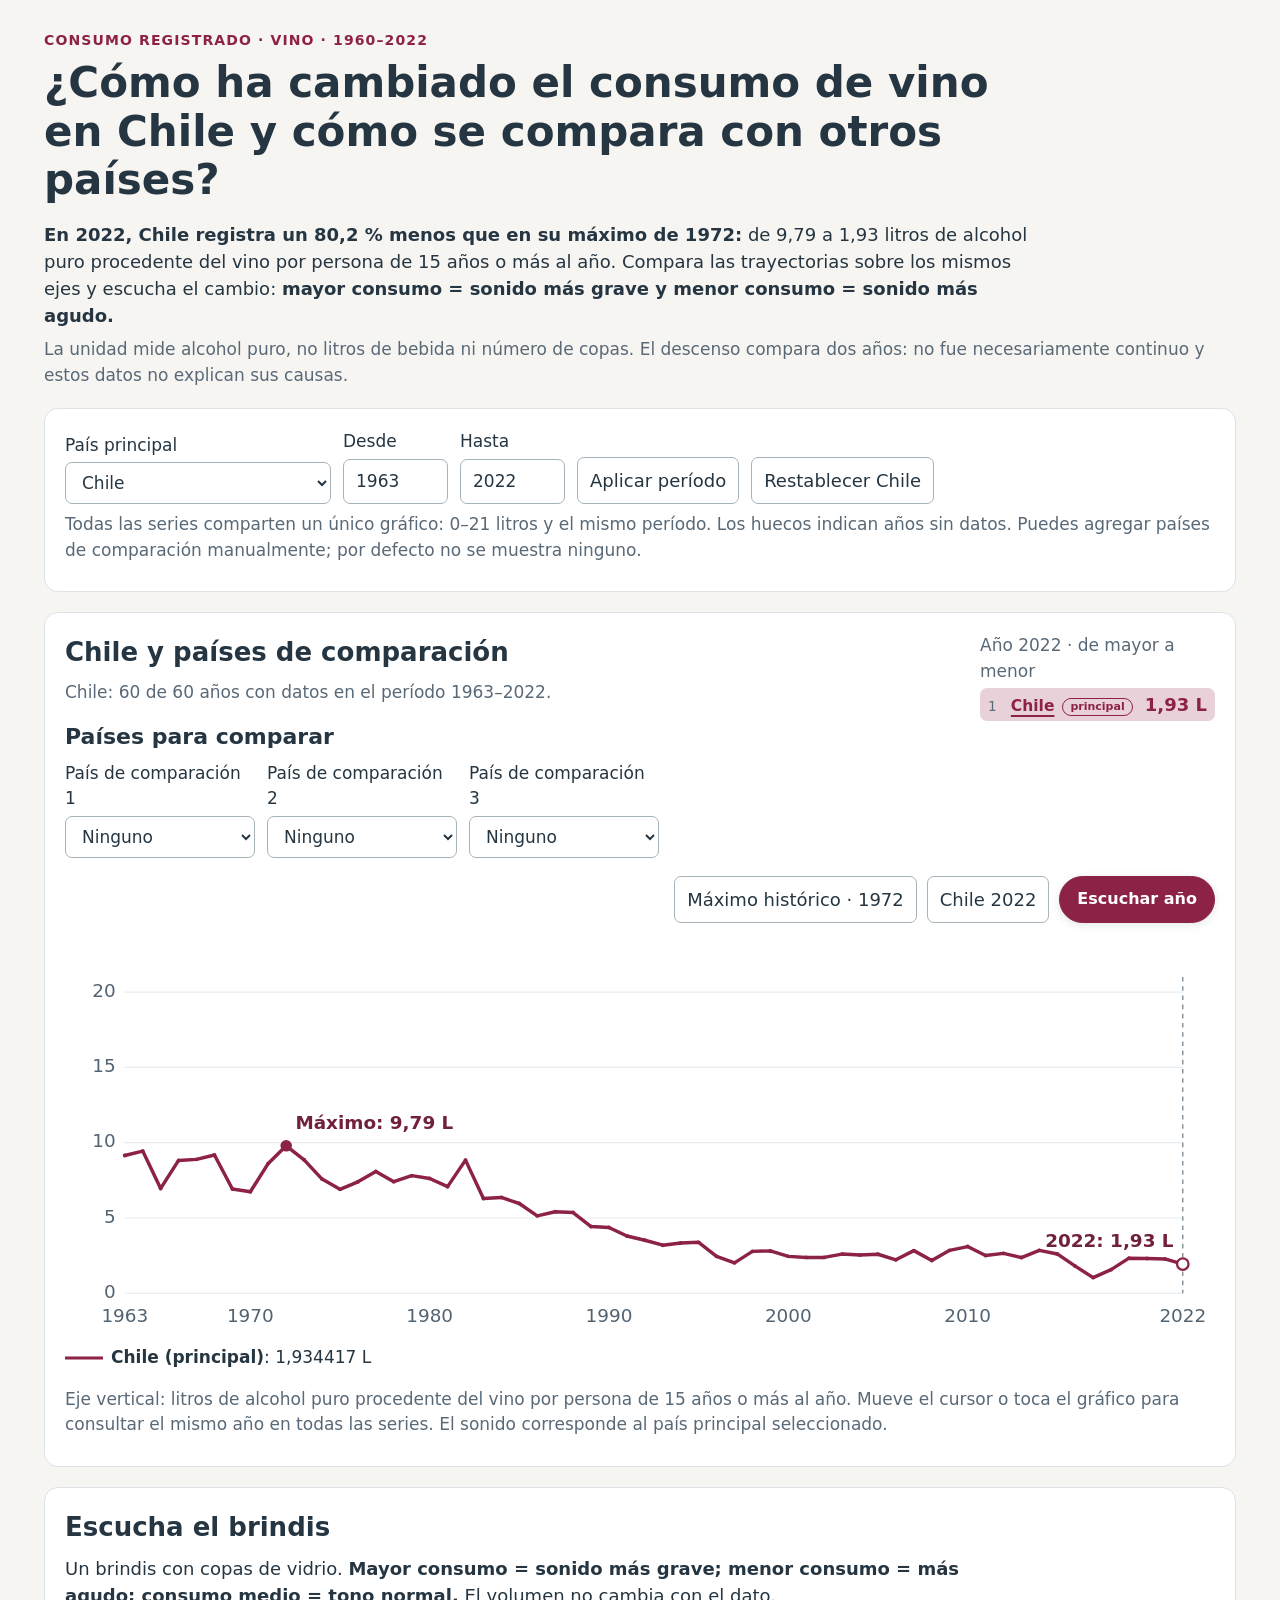
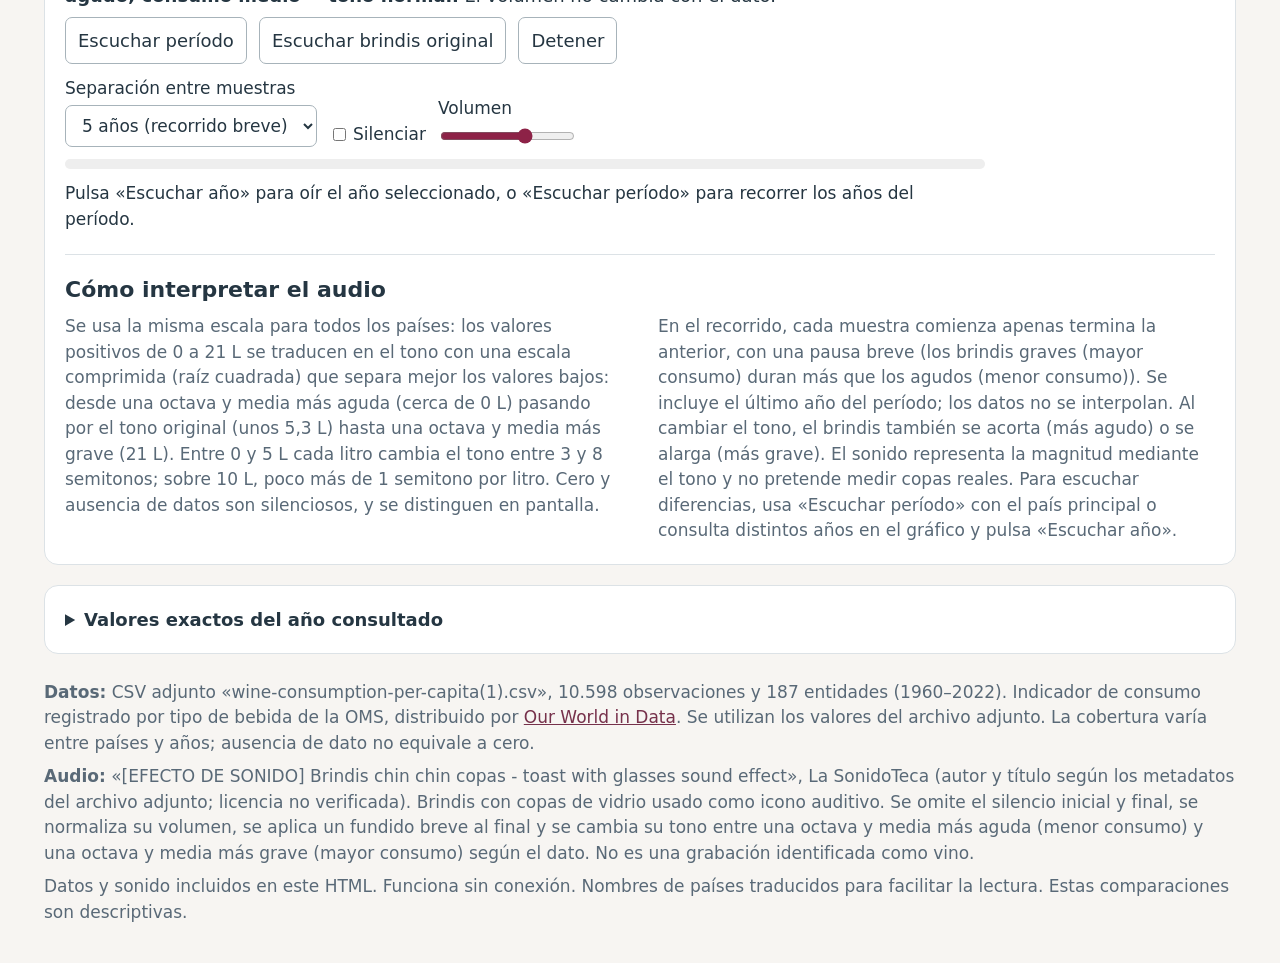
<file: V4_3.html>
<!doctype html><html lang="es"><head><meta charset="utf-8"><meta name="viewport" content="width=device-width,initial-scale=1"><title>¿Cómo ha cambiado el consumo de vino en Chile? Comparación visual y sonora</title><style>
:root{color-scheme:light;--wine:#8d2247;--ink:#253642;--muted:#596977;--border:#dce2e6}*{box-sizing:border-box}body{margin:0;background:#f7f5f2;color:var(--ink);font:18px/1.5 system-ui,sans-serif}main{max-width:1240px;margin:auto;padding:30px 24px}h1{font-size:clamp(26px,4vw,42px);line-height:1.16;margin:8px 0 16px;max-width:950px}h2{font-size:26px;margin:0 0 8px}h3{margin:0;font-size:22px}p{margin:8px 0}.eyebrow{color:var(--wine);font-weight:750;letter-spacing:.08em;font-size:14px}.context{max-width:1000px}.muted,footer{color:var(--muted);font-size:17px}.card{background:white;border:1px solid var(--border);border-radius:14px;padding:20px;margin-top:20px}.controls{display:flex;align-items:end;flex-wrap:wrap;gap:12px}.controls label{display:flex;flex-direction:column;font-size:17px;gap:4px}select,input,button{font:inherit;border:1px solid #a7b3ba;border-radius:7px;padding:9px 12px;background:white;color:var(--ink)}button{cursor:pointer}button:hover{background:#f5edf0}button:disabled{opacity:.5;cursor:default}.primary{background:var(--wine);color:white;border-color:var(--wine)}.primary:hover{background:#701936}input[type=number]{width:105px}input[type=range]{width:min(400px,100%);padding:0;accent-color:var(--wine)}.headrow{display:flex;justify-content:space-between;align-items:start;gap:15px;flex-wrap:wrap}.value{font-size:34px;font-weight:750;color:var(--wine)}.charts{display:grid;grid-template-columns:repeat(3,minmax(0,1fr));gap:16px}.mini{padding:15px}.mini select{width:100%;margin-bottom:10px}.chart{width:100%;display:block;touch-action:pan-y}.chart text{font-family:system-ui,sans-serif;fill:#536371;font-size:16px}.chart .grid{stroke:#e7ebee}.chart .series{fill:none;stroke-linejoin:round;stroke-linecap:round}.chart .annotation{font-size:16px;fill:#70213c;font-weight:650}.readout{min-height:25px;font-size:17px;font-variant-numeric:tabular-nums}.sound{display:block}.sound>div:first-child{max-width:920px}.sound-info{margin-top:22px;padding-top:18px;border-top:1px solid var(--border);display:grid;grid-template-columns:repeat(2,minmax(0,1fr));column-gap:36px;align-items:start}.sound-info h3{grid-column:1/-1;margin-bottom:8px}.sound-info p{margin:0}.meter{height:10px;border-radius:8px;background:#eee;overflow:hidden;margin:12px 0}.meter i{display:block;height:100%;width:0;background:var(--wine)}.check{flex-direction:row!important;align-items:center}footer{margin-top:26px}a{color:#76314b}details{margin-top:16px}summary{cursor:pointer;font-weight:650}table{border-collapse:collapse;width:100%;font-size:17px}th,td{padding:8px;border-bottom:1px solid var(--border);text-align:left}th:last-child,td:last-child{text-align:right}.tablewrap{max-height:320px;overflow:auto}#status{min-height:28px;font-size:17px}button:focus-visible,select:focus-visible,input:focus-visible{outline:3px solid #198196;outline-offset:3px}@media(max-width:750px){main{padding:20px 12px}.card{padding:15px}.charts,.sound{grid-template-columns:1fr}.value{font-size:28px}.controls{gap:9px}.controls select{max-width:100%}.mini{margin-top:0}.chart text{font-size:18px}.chart .annotation{font-size:17px}input[type=range]{width:100%}}
.chart .annotation{paint-order:stroke;stroke:white;stroke-width:4px;stroke-linejoin:round}.comparison-controls{margin:14px 0}.comparison-controls h3{margin-bottom:8px}.legend{display:flex;gap:12px 22px;flex-wrap:wrap;margin:12px 0 16px}.legend-item{font-size:17px;display:flex;align-items:center;gap:8px;font-variant-numeric:tabular-nums}.legend-item svg{width:38px;height:12px;flex:none}.legend-item strong{font-weight:750}@media(max-width:750px){.comparison-controls .controls{display:grid;grid-template-columns:1fr}.comparison-controls select{width:100%}.legend{display:grid;gap:8px}.chart .annotation{font-size:16px}}@media(max-width:750px){.sound-info{grid-template-columns:1fr}}.headrow>div:first-child{flex:1 1 520px}.values{flex:0 1 300px;min-width:240px}.vlist{list-style:none;margin:4px 0 0;padding:0}.vrow{display:flex;justify-content:space-between;align-items:baseline;gap:18px;padding:3px 0;border-bottom:1px solid var(--border)}.vrow:last-child{border-bottom:0}.vleft{display:flex;align-items:baseline;gap:8px}.vrank{min-width:1.1em;color:var(--muted);font-size:15px;font-variant-numeric:tabular-nums}.vname{font-size:17px;font-weight:750}.vmain{background:#f7ebef;border-left:5px solid var(--wine);border-radius:7px;padding-left:8px;padding-right:8px;margin:2px 0;border-bottom-color:transparent}.vmain .vname{text-decoration:underline;text-decoration-thickness:2px;text-underline-offset:4px}.vnum{font-size:22px;font-weight:750;font-variant-numeric:tabular-nums}@media(max-width:750px){.values{flex:1 1 100%}}
.vrow{position:relative;overflow:hidden}
.vbar{position:absolute;left:0;top:0;bottom:0;opacity:.13;transition:width .5s ease;pointer-events:none}
.vleft,.vnum{position:relative;z-index:1}
.vmain{z-index:2;background:#f7ebef;border-left:0;margin:0;border-bottom-color:transparent}
.vtag{color:var(--wine);border:1px solid var(--wine);font-size:11px;font-weight:700;padding:0 7px;border-radius:99px;align-self:center}
.vtag[hidden]{display:none}
.values{flex:0 0 235px;min-width:210px}
.vrow{gap:12px;padding:3px 8px;border-radius:7px}.vname{font-size:15.5px}.vnum{font-size:18px}.vrank{font-size:13.5px}.vmain .vname{font-size:15.5px}
@media(min-width:751px){.comparison-controls .controls{display:grid;grid-template-columns:repeat(3,minmax(0,190px));align-items:end}.comparison-controls select{width:100%}}

/* Barra de herramientas del gráfico */
.extreme-toolbar{display:flex;justify-content:flex-end;gap:10px;flex-wrap:wrap;margin:4px 0 8px}
/* Botón de escucha junto al gráfico, sin cubrir los datos */
.chart-toolbar{display:flex;justify-content:flex-end;margin:4px 0 8px}
#listen{position:static;min-height:44px;padding:8px 17px;border-radius:999px;font-size:16px;font-weight:700;box-shadow:0 2px 8px #25364220}
#listen:hover{transform:translateY(-1px)}
#listen:disabled{transform:none}
@media(max-width:750px){.chart-toolbar{margin:8px 0 6px}#listen{min-height:42px;padding:8px 15px;font-size:15px}}
</style></head><body><main>
<div class="eyebrow">CONSUMO REGISTRADO · VINO · 1960–2022</div>
<h1>¿Cómo ha cambiado el consumo de vino en Chile y cómo se compara con otros países?</h1>
<p class="context"><strong>En 2022, Chile registra un 80,2 % menos que en su máximo de 1972:</strong> de 9,79 a 1,93 litros de alcohol puro procedente del vino por persona de 15 años o más al año. Compara las trayectorias sobre los mismos ejes y escucha el cambio: <strong>mayor consumo = sonido más grave y menor consumo = sonido más agudo.</strong></p>
<p class="muted">La unidad mide alcohol puro, no litros de bebida ni número de copas. El descenso compara dos años: no fue necesariamente continuo y estos datos no explican sus causas.</p>
<section class="card"><div class="controls"><label>País principal<select id="mainCountry"></select></label><label>Desde<input id="from" type="number" min="1960" max="2022" value="1963"></label><label>Hasta<input id="to" type="number" min="1960" max="2022" value="2022"></label><button id="apply">Aplicar período</button><button id="reset">Restablecer Chile</button></div><p class="muted">Todas las series comparten un único gráfico: 0–21 litros y el mismo período. Los huecos indican años sin datos. Puedes agregar países de comparación manualmente; por defecto no se muestra ninguno.</p><div id="rangeError" role="alert"></div></section>
<section class="card"><div class="headrow"><div><h2 id="mainTitle">Chile</h2><p id="mainNote" class="muted"></p><div class="comparison-controls"><h3>Países para comparar</h3><div class="controls" id="comparisons"></div></div></div><div class="values"><div id="selectedYear" class="muted"></div><ul id="otherValues" class="vlist"></ul></div></div><div class="extreme-toolbar"><button id="maxChile">Máximo histórico · 1972</button><button id="y2022">Chile 2022</button><button id="listen" class="primary">Escuchar año</button></div><svg id="mainChart" class="chart" viewBox="0 0 1000 350" role="img" aria-label="Evolución del país principal"></svg><div id="legend" class="legend" aria-label="Países, estilos de línea y valores del año consultado"></div><p class="muted">Eje vertical: litros de alcohol puro procedente del vino por persona de 15 años o más al año. Mueve el cursor o toca el gráfico para consultar el mismo año en todas las series. El sonido corresponde al país principal seleccionado.</p></section>

<section class="card sound"><div><h2>Escucha el brindis</h2><p>Un brindis con copas de vidrio. <strong>Mayor consumo = sonido más grave; menor consumo = más agudo; consumo medio = tono normal.</strong> El volumen no cambia con el dato.</p><div class="controls"><button id="play">Escuchar período</button><button id="original">Escuchar brindis original</button><button id="stop">Detener</button></div><div class="controls" style="margin-top:12px"><label>Separación entre muestras<select id="step"><option value="5">5 años (recorrido breve)</option><option value="1">1 año (todos los años)</option></select></label><label class="check"><input id="mute" type="checkbox">Silenciar</label><label>Volumen<input id="volume" type="range" min="0" max="1" step="0.05" value="0.65"></label></div><div class="meter" aria-hidden="true"><i id="meter"></i></div><p id="status" role="status" aria-live="polite">Pulsa «Escuchar año» para oír el año seleccionado, o «Escuchar período» para recorrer los años del período.</p></div><div class="sound-info"><h3>Cómo interpretar el audio</h3><p class="muted">Se usa la misma escala para todos los países: los valores positivos de 0 a 21 L se traducen en el tono con una escala comprimida (raíz cuadrada) que separa mejor los valores bajos: desde una octava y media más aguda (cerca de 0 L) pasando por el tono original (unos 5,3 L) hasta una octava y media más grave (21 L). Entre 0 y 5 L cada litro cambia el tono entre 3 y 8 semitonos; sobre 10 L, poco más de 1 semitono por litro. Cero y ausencia de datos son silenciosos, y se distinguen en pantalla.</p><p class="muted">En el recorrido, cada muestra comienza apenas termina la anterior, con una pausa breve (los brindis graves (mayor consumo) duran más que los agudos (menor consumo)). Se incluye el último año del período; los datos no se interpolan. Al cambiar el tono, el brindis también se acorta (más agudo) o se alarga (más grave). El sonido representa la magnitud mediante el tono y no pretende medir copas reales. Para escuchar diferencias, usa «Escuchar período» con el país principal o consulta distintos años en el gráfico y pulsa «Escuchar año».</p></div></section>
<details class="card"><summary>Valores exactos del año consultado</summary><div class="tablewrap"><table><thead><tr><th>País</th><th>Año</th><th>Alcohol puro (L/persona 15+)</th></tr></thead><tbody id="table"></tbody></table></div></details>
<footer><p><strong>Datos:</strong> CSV adjunto «wine-consumption-per-capita(1).csv», 10.598 observaciones y 187 entidades (1960–2022). Indicador de consumo registrado por tipo de bebida de la OMS, distribuido por <a href="https://ourworldindata.org/grapher/wine-consumption-per-capita" target="_blank" rel="noopener">Our World in Data</a>. Se utilizan los valores del archivo adjunto. La cobertura varía entre países y años; ausencia de dato no equivale a cero.</p><p><strong>Audio:</strong> «[EFECTO DE SONIDO] Brindis chin chin copas - toast with glasses sound effect», La SonidoTeca (autor y título según los metadatos del archivo adjunto; licencia no verificada). Brindis con copas de vidrio usado como icono auditivo. Se omite el silencio inicial y final, se normaliza su volumen, se aplica un fundido breve al final y se cambia su tono entre una octava y media más aguda (menor consumo) y una octava y media más grave (mayor consumo) según el dato. No es una grabación identificada como vino.</p><p>Datos y sonido incluidos en este HTML. Funciona sin conexión. Nombres de países traducidos para facilitar la lectura. Estas comparaciones son descriptivas.</p></footer>
<script id="data" type="application/json">[["AFG",1961,0.0],["AFG",1962,0.0],["AFG",1963,0.0],["AFG",1964,0.0],["AFG",1965,0.0],["AFG",1966,0.0],["AFG",1967,0.0],["AFG",1968,0.0],["AFG",1969,0.0],["AFG",1970,0.0],["AFG",1971,0.0],["AFG",1972,0.0],["AFG",1973,0.0],["AFG",1974,0.0],["AFG",1975,0.0],["AFG",1976,0.0],["AFG",1977,0.0],["AFG",1978,0.0],["AFG",1979,0.0],["AFG",1980,0.0],["AFG",1981,0.0],["AFG",1982,0.0],["AFG",1983,0.0],["AFG",1984,0.0],["AFG",1985,0.0],["AFG",1986,0.0],["AFG",1987,0.0],["AFG",1988,0.0],["AFG",1989,0.0],["AFG",1990,0.0],["AFG",1991,0.0],["AFG",1992,0.0],["AFG",1993,0.0],["AFG",1994,0.0],["AFG",1995,0.0],["AFG",1996,0.0],["AFG",1997,0.0],["AFG",1998,0.0],["AFG",1999,0.0],["AFG",2000,0.0],["AFG",2001,0.0],["AFG",2002,0.0],["AFG",2003,0.0],["AFG",2004,0.0],["AFG",2005,0.0],["AFG",2006,0.0],["AFG",2007,0.0],["AFG",2008,0.0],["AFG",2009,0.0],["AFG",2010,0.0],["AFG",2011,0.0],["AFG",2012,0.0],["AFG",2013,0.0],["AFG",2014,0.0],["AFG",2015,0.0],["AFG",2016,0.0],["AFG",2017,0.0],["AFG",2018,0.0],["AFG",2019,0.0],["AFG",2020,0.0],["AFG",2021,0.0],["AFG",2022,0.0],["ALB",1962,0.28],["ALB",1963,0.19],["ALB",1964,0.26],["ALB",1965,0.21],["ALB",1966,0.13],["ALB",1967,0.19],["ALB",1968,0.36],["ALB",1969,0.47],["ALB",1970,0.51],["ALB",1971,0.13],["ALB",1972,0.23],["ALB",1973,0.34],["ALB",1974,0.19],["ALB",1975,0.14],["ALB",1976,0.14],["ALB",1977,0.16],["ALB",1978,0.3],["ALB",1979,0.16],["ALB",1980,0.44],["ALB",1981,0.4],["ALB",1982,0.2],["ALB",1983,0.29],["ALB",1984,0.25],["ALB",1985,0.23],["ALB",1986,0.24],["ALB",1987,0.41],["ALB",1988,0.37],["ALB",1989,0.46],["ALB",1990,0.65],["ALB",1991,0.61],["ALB",1992,0.67],["ALB",1993,0.66],["ALB",1994,0.68],["ALB",1995,1.05],["ALB",1996,1.37],["ALB",1997,0.98],["ALB",1998,0.62],["ALB",1999,0.76],["ALB",2000,0.9483237],["ALB",2001,0.9561968],["ALB",2002,0.97756445],["ALB",2003,1.0018864],["ALB",2004,1.0441778],["ALB",2005,0.990992],["ALB",2006,1.0262771],["ALB",2007,1.0170395],["ALB",2008,1.0205657],["ALB",2009,1.0517896],["ALB",2010,1.1104522],["ALB",2011,1.0954901],["ALB",2012,1.086138],["ALB",2013,1.074],["ALB",2014,1.002],["ALB",2015,1.1136],["ALB",2016,1.1808],["ALB",2017,1.0956],["ALB",2018,1.0416],["ALB",2019,1.0884],["ALB",2020,1.1724],["ALB",2021,1.4616],["ALB",2022,1.5864],["DZA",1961,1.6],["DZA",1962,1.14],["DZA",1963,0.73],["DZA",1964,0.57],["DZA",1965,0.58],["DZA",1966,0.5],["DZA",1967,0.5],["DZA",1968,0.82],["DZA",1969,1.27],["DZA",1970,1.17],["DZA",1971,1.61],["DZA",1972,2.04],["DZA",1973,1.07],["DZA",1974,1.12],["DZA",1975,1.04],["DZA",1976,0.98],["DZA",1977,0.67],["DZA",1978,0.58],["DZA",1979,0.26],["DZA",1980,0.19],["DZA",1981,0.17],["DZA",1982,0.13],["DZA",1983,0.13],["DZA",1984,0.12],["DZA",1985,0.11],["DZA",1986,0.1],["DZA",1987,0.1],["DZA",1988,0.25],["DZA",1989,0.23],["DZA",1990,0.0],["DZA",1991,0.0],["DZA",1992,0.0],["DZA",1993,0.0],["DZA",1994,0.0],["DZA",1995,0.0],["DZA",1996,0.0],["DZA",1997,0.0],["DZA",1998,0.0],["DZA",1999,0.0],["DZA",2000,0.1488],["DZA",2001,0.1488],["DZA",2002,0.1488],["DZA",2003,0.1488],["DZA",2004,0.1488],["DZA",2005,0.1488],["DZA",2006,0.1488],["DZA",2007,0.1488],["DZA",2008,0.1488],["DZA",2009,0.1488],["DZA",2010,0.1488],["DZA",2011,0.1488],["DZA",2012,0.1488],["DZA",2013,0.1488],["DZA",2014,0.1608],["DZA",2015,0.0804],["DZA",2016,0.0756],["DZA",2017,0.102],["DZA",2018,0.1236],["DZA",2019,0.108],["DZA",2020,0.1044],["DZA",2021,0.1116],["DZA",2022,0.1128],["AND",2000,6.53],["AND",2001,6.405],["AND",2002,6.265],["AND",2003,5.985],["AND",2004,5.905],["AND",2005,5.66],["AND",2006,5.59],["AND",2007,5.19],["AND",2008,4.885],["AND",2009,4.845],["AND",2010,4.71],["AND",2011,4.735],["AND",2012,4.73],["AND",2013,4.61],["AND",2014,4.125],["AND",2015,5.41],["AND",2016,5.395],["AND",2017,5.34],["AND",2018,4.965],["AND",2019,4.965],["AND",2020,4.175],["AND",2021,4.68],["AND",2022,4.985],["AGO",1961,3.36],["AGO",1962,2.38],["AGO",1963,2.93],["AGO",1964,3.5],["AGO",1965,4.01],["AGO",1966,4.35],["AGO",1967,3.87],["AGO",1968,3.65],["AGO",1969,3.62],["AGO",1970,3.2],["AGO",1971,2.37],["AGO",1972,1.9],["AGO",1973,1.66],["AGO",1974,1.73],["AGO",1975,0.8],["AGO",1976,0.39],["AGO",1977,0.19],["AGO",1978,0.05],["AGO",1979,0.22],["AGO",1980,0.33],["AGO",1981,0.49],["AGO",1982,0.37],["AGO",1983,0.52],["AGO",1984,0.57],["AGO",1985,0.83],["AGO",1986,0.32],["AGO",1987,0.24],["AGO",1988,0.58],["AGO",1989,0.82],["AGO",1990,0.65],["AGO",1991,0.78],["AGO",1992,1.22],["AGO",1993,0.69],["AGO",1994,0.73],["AGO",1995,0.56],["AGO",1996,0.49],["AGO",1997,0.81],["AGO",1998,0.91],["AGO",1999,0.39],["AGO",2000,0.8604],["AGO",2001,0.8604],["AGO",2002,0.8604],["AGO",2003,0.8604],["AGO",2004,0.8604],["AGO",2005,0.8604],["AGO",2006,0.8604],["AGO",2007,0.8604],["AGO",2008,0.8604],["AGO",2009,0.8604],["AGO",2010,0.8604],["AGO",2011,0.8604],["AGO",2012,0.8604],["AGO",2013,0.8604],["AGO",2014,1.0956],["AGO",2015,1.062],["AGO",2016,0.6948],["AGO",2017,0.5544],["AGO",2018,0.3864],["AGO",2019,0.246],["AGO",2020,0.2076],["AGO",2021,0.1476],["AGO",2022,0.1932],["ATG",1962,0.09],["ATG",1963,0.1],["ATG",1964,0.02],["ATG",1965,0.01],["ATG",1966,0.02],["ATG",1967,0.03],["ATG",1968,0.04],["ATG",1969,0.03],["ATG",1970,0.04],["ATG",1971,0.03],["ATG",1972,0.03],["ATG",1973,0.07],["ATG",1974,0.08],["ATG",1975,0.05],["ATG",1976,0.06],["ATG",1977,0.2],["ATG",1978,0.23],["ATG",1979,0.22],["ATG",1980,0.58],["ATG",1981,0.85],["ATG",1982,0.13],["ATG",1983,0.26],["ATG",1984,0.65],["ATG",1985,0.26],["ATG",1986,0.31],["ATG",1987,0.34],["ATG",1988,0.78],["ATG",1989,1.3],["ATG",1990,1.0],["ATG",1991,1.08],["ATG",1992,1.12],["ATG",1993,1.09],["ATG",1994,0.93],["ATG",1995,0.51],["ATG",1996,0.52],["ATG",1997,0.68],["ATG",1998,0.64],["ATG",1999,0.78],["ATG",2000,2.9568],["ATG",2001,2.9568],["ATG",2002,2.9568],["ATG",2003,2.9568],["ATG",2004,2.9568],["ATG",2005,2.9568],["ATG",2006,2.9568],["ATG",2007,2.9568],["ATG",2008,2.9568],["ATG",2009,2.9568],["ATG",2010,2.9568],["ATG",2011,2.9568],["ATG",2012,2.9568],["ATG",2013,2.9568],["ATG",2014,3.2568],["ATG",2015,2.7048],["ATG",2016,3.5004],["ATG",2017,4.11],["ATG",2018,3.8916],["ATG",2019,3.2436],["ATG",2020,2.4],["ATG",2021,2.3688],["ATG",2022,2.6844],["ARG",1961,13.61],["ARG",1962,14.03],["ARG",1963,14.85],["ARG",1964,14.96],["ARG",1965,14.75],["ARG",1966,13.75],["ARG",1967,14.16],["ARG",1968,14.93],["ARG",1969,15.07],["ARG",1970,15.6],["ARG",1971,14.42],["ARG",1972,13.35],["ARG",1973,12.19],["ARG",1974,12.95],["ARG",1975,14.02],["ARG",1976,14.21],["ARG",1977,14.91],["ARG",1978,13.93],["ARG",1979,13.13],["ARG",1980,13.18],["ARG",1981,12.94],["ARG",1982,12.77],["ARG",1983,12.35],["ARG",1984,11.53],["ARG",1985,10.45],["ARG",1986,10.3],["ARG",1987,10.1],["ARG",1988,9.71],["ARG",1989,9.32],["ARG",1990,9.42],["ARG",1991,9.31],["ARG",1992,8.61],["ARG",1993,7.92],["ARG",1994,7.13],["ARG",1995,6.76],["ARG",1996,6.4],["ARG",1997,6.37],["ARG",1998,5.87],["ARG",1999,5.76],["ARG",2000,5.3],["ARG",2001,5.32],["ARG",2002,5.28],["ARG",2003,5.08],["ARG",2004,5.03],["ARG",2005,4.64],["ARG",2006,4.67],["ARG",2007,4.65],["ARG",2008,4.45],["ARG",2009,4.31],["ARG",2010,3.91],["ARG",2011,3.11],["ARG",2012,3.49],["ARG",2013,3.47],["ARG",2014,3.18],["ARG",2015,3.37],["ARG",2016,3.1],["ARG",2017,3.14],["ARG",2018,2.85],["ARG",2019,2.51],["ARG",2020,2.96],["ARG",2021,3.59],["ARG",2022,3.7],["ARM",1990,2.18],["ARM",1991,2.13],["ARM",1992,1.28],["ARM",1993,1.43],["ARM",1994,1.26],["ARM",1995,0.55],["ARM",1996,0.43],["ARM",1997,0.24],["ARM",1998,0.17],["ARM",1999,0.31],["ARM",2000,0.1787467],["ARM",2001,0.17166084],["ARM",2002,0.16451184],["ARM",2003,0.16379368],["ARM",2004,0.16093066],["ARM",2005,0.16197623],["ARM",2006,0.16623452],["ARM",2007,0.17306076],["ARM",2008,0.18560503],["ARM",2009,0.1916978],["ARM",2010,0.22715959],["ARM",2011,0.2643165],["ARM",2012,0.2699113],["ARM",2013,0.276],["ARM",2014,0.216],["ARM",2015,0.2232],["ARM",2016,0.3084],["ARM",2017,0.39],["ARM",2018,0.3444],["ARM",2019,0.4596],["ARM",2020,0.5256],["ARM",2021,0.546],["ARM",2022,0.54],["AUS",1961,0.88],["AUS",1962,0.91],["AUS",1963,0.96],["AUS",1964,0.97],["AUS",1965,1.05],["AUS",1966,1.17],["AUS",1967,1.3],["AUS",1968,1.4],["AUS",1969,1.52],["AUS",1970,1.49],["AUS",1971,1.51],["AUS",1972,1.66],["AUS",1973,1.87],["AUS",1974,2.08],["AUS",1975,2.18],["AUS",1976,2.27],["AUS",1977,2.36],["AUS",1978,2.7],["AUS",1979,2.83],["AUS",1980,2.98],["AUS",1981,3.12],["AUS",1982,3.21],["AUS",1983,3.3],["AUS",1984,3.43],["AUS",1985,3.47],["AUS",1986,3.34],["AUS",1987,3.31],["AUS",1988,3.06],["AUS",1989,2.92],["AUS",1990,2.75],["AUS",1991,2.87],["AUS",1992,2.8],["AUS",1993,2.67],["AUS",1994,2.7],["AUS",1995,2.66],["AUS",1996,2.74],["AUS",1997,2.86],["AUS",1998,2.87],["AUS",1999,2.94],["AUS",2000,3.3],["AUS",2001,3.29],["AUS",2002,3.41],["AUS",2003,3.5],["AUS",2004,3.59],["AUS",2005,3.6],["AUS",2006,3.78],["AUS",2007,3.74],["AUS",2008,4.04],["AUS",2009,4.08],["AUS",2010,3.96],["AUS",2011,3.91],["AUS",2012,3.82],["AUS",2013,3.8],["AUS",2014,3.86],["AUS",2015,4.17],["AUS",2016,4.36],["AUS",2017,4.41],["AUS",2018,4.45],["AUS",2019,4.21],["AUS",2020,4.54],["AUS",2021,4.52],["AUS",2022,4.44],["AUT",1960,2.81],["AUT",1961,3.01],["AUT",1962,2.9],["AUT",1963,3.0],["AUT",1964,3.1],["AUT",1965,4.0],["AUT",1966,4.7],["AUT",1967,4.8],["AUT",1968,5.0],["AUT",1969,5.0],["AUT",1970,5.2],["AUT",1971,5.4],["AUT",1972,5.4],["AUT",1973,5.5],["AUT",1974,5.3],["AUT",1975,5.2],["AUT",1976,5.4],["AUT",1977,5.3],["AUT",1978,5.1],["AUT",1979,5.2],["AUT",1980,5.1],["AUT",1981,5.0],["AUT",1982,5.0],["AUT",1983,5.3],["AUT",1984,5.1],["AUT",1985,4.8],["AUT",1986,4.6],["AUT",1987,4.7],["AUT",1988,4.8],["AUT",1989,4.9],["AUT",1990,4.8],["AUT",1991,4.7],["AUT",1992,4.6],["AUT",1993,4.5],["AUT",1994,4.3],["AUT",1995,4.5],["AUT",1996,4.4],["AUT",1997,4.2],["AUT",1998,4.3],["AUT",1999,4.2],["AUT",2000,4.34],["AUT",2001,4.21],["AUT",2002,3.96],["AUT",2003,4.07],["AUT",2004,3.82],["AUT",2005,4.05],["AUT",2006,4.39],["AUT",2007,4.38],["AUT",2008,3.89],["AUT",2009,4.0],["AUT",2010,4.34],["AUT",2011,4.1],["AUT",2012,4.09],["AUT",2013,3.97],["AUT",2014,4.2],["AUT",2015,3.62],["AUT",2016,3.74],["AUT",2017,3.62],["AUT",2018,3.62],["AUT",2019,3.74],["AUT",2020,3.5],["AUT",2021,3.5],["AUT",2022,3.5],["AZE",1990,2.92],["AZE",1991,2.88],["AZE",1992,0.13],["AZE",1993,0.47],["AZE",1994,0.18],["AZE",1995,0.13],["AZE",1996,0.1],["AZE",1997,0.16],["AZE",1998,1.35],["AZE",1999,0.89],["AZE",2000,0.20784508],["AZE",2001,0.19833758],["AZE",2002,0.18396631],["AZE",2003,0.16963966],["AZE",2004,0.15553528],["AZE",2005,0.14459947],["AZE",2006,0.1504664],["AZE",2007,0.15995155],["AZE",2008,0.17086522],["AZE",2009,0.17],["AZE",2010,0.2],["AZE",2011,0.15],["AZE",2012,0.15],["AZE",2013,0.15],["AZE",2014,0.15],["AZE",2015,0.14],["AZE",2016,0.15],["AZE",2017,0.13],["AZE",2018,0.15],["AZE",2019,0.06],["AZE",2020,0.11],["AZE",2021,0.15],["AZE",2022,0.12],["BHS",1961,1.16],["BHS",1962,1.08],["BHS",1963,1.14],["BHS",1964,1.28],["BHS",1965,1.72],["BHS",1966,1.62],["BHS",1967,1.64],["BHS",1968,1.57],["BHS",1969,2.25],["BHS",1970,2.04],["BHS",1971,1.88],["BHS",1972,2.08],["BHS",1973,2.66],["BHS",1974,2.08],["BHS",1975,1.95],["BHS",1976,2.87],["BHS",1977,2.2],["BHS",1978,2.24],["BHS",1979,2.12],["BHS",1980,2.15],["BHS",1981,1.68],["BHS",1982,3.03],["BHS",1983,2.21],["BHS",1984,1.92],["BHS",1985,1.9],["BHS",1986,1.83],["BHS",1987,2.16],["BHS",1988,1.41],["BHS",1989,1.5],["BHS",1990,1.98],["BHS",1991,1.77],["BHS",1992,1.63],["BHS",1993,1.51],["BHS",1994,1.33],["BHS",1995,1.65],["BHS",1996,0.81],["BHS",1997,0.97],["BHS",1998,0.93],["BHS",1999,1.14],["BHS",2000,1.3900433],["BHS",2001,1.421076],["BHS",2002,1.4175519],["BHS",2003,1.3332283],["BHS",2004,1.198674],["BHS",2005,1.2647449],["BHS",2006,1.3764694],["BHS",2007,1.5249876],["BHS",2008,1.5138161],["BHS",2009,1.4500757],["BHS",2010,1.4042068],["BHS",2011,1.4121218],["BHS",2012,1.3750534],["BHS",2013,1.3608],["BHS",2014,1.2564],["BHS",2015,1.4352],["BHS",2016,1.4904],["BHS",2017,1.35],["BHS",2018,1.3668],["BHS",2019,1.3836],["BHS",2020,1.3656],["BHS",2021,1.2804],["BHS",2022,1.7556],["BHR",1970,0.14],["BHR",1971,0.16],["BHR",1972,0.14],["BHR",1973,0.21],["BHR",1974,0.22],["BHR",1975,0.36],["BHR",1977,0.46],["BHR",1979,0.18],["BHR",1980,0.21],["BHR",1981,0.23],["BHR",1982,0.62],["BHR",1983,0.56],["BHR",1984,0.56],["BHR",1985,0.49],["BHR",1986,0.24],["BHR",1987,0.46],["BHR",1988,0.22],["BHR",1989,0.22],["BHR",1990,0.21],["BHR",1991,0.1],["BHR",1992,0.17],["BHR",1993,0.16],["BHR",1994,0.15],["BHR",1995,0.12],["BHR",1996,0.1],["BHR",1997,0.24],["BHR",1998,0.12],["BHR",1999,0.15],["BHR",2000,0.2301791],["BHR",2001,0.23552239],["BHR",2002,0.24387613],["BHR",2003,0.19784994],["BHR",2004,0.21853773],["BHR",2005,0.21212038],["BHR",2006,0.21035995],["BHR",2007,0.21567707],["BHR",2008,0.22334425],["BHR",2009,0.22991869],["BHR",2010,0.23068756],["BHR",2011,0.18533193],["BHR",2012,0.19814761],["BHR",2013,0.1896],["BHR",2014,0.2184],["BHR",2015,0.1548],["BHR",2016,0.1392],["BHR",2017,0.216],["BHR",2018,0.2112],["BHR",2019,0.1308],["BHR",2020,0.1524],["BHR",2021,0.144],["BHR",2022,0.1644],["BGD",1961,0.0],["BGD",1962,0.0],["BGD",1963,0.0],["BGD",1964,0.0],["BGD",1965,0.0],["BGD",1966,0.0],["BGD",1967,0.0],["BGD",1968,0.0],["BGD",1969,0.0],["BGD",1970,0.0],["BGD",1971,0.0],["BGD",1972,0.0],["BGD",1973,0.0],["BGD",1974,0.0],["BGD",1975,0.0],["BGD",1976,0.0],["BGD",1977,0.0],["BGD",1978,0.0],["BGD",1979,0.0],["BGD",1980,0.0],["BGD",1981,0.0],["BGD",1982,0.0],["BGD",1984,0.0],["BGD",1985,0.0],["BGD",1986,0.0],["BGD",1987,0.0],["BGD",1988,0.0],["BGD",1989,0.0],["BGD",1990,0.0],["BGD",1991,0.0],["BGD",1992,0.0],["BGD",1993,0.0],["BGD",1994,0.0],["BGD",1995,0.0],["BGD",1996,0.0],["BGD",1997,0.0],["BGD",1998,0.0],["BGD",1999,0.0],["BGD",2000,0.0],["BGD",2001,0.0],["BGD",2002,0.0],["BGD",2003,0.0],["BGD",2004,0.0],["BGD",2005,0.0],["BGD",2006,0.0],["BGD",2007,0.0],["BGD",2008,0.0],["BGD",2009,0.0],["BGD",2010,0.0],["BGD",2011,0.0],["BGD",2012,0.0],["BGD",2013,0.0],["BGD",2014,0.0],["BGD",2015,0.0],["BGD",2016,0.0],["BGD",2017,0.0],["BGD",2018,0.0],["BGD",2019,0.0],["BGD",2020,0.0],["BGD",2021,0.0],["BGD",2022,0.0],["BRB",1990,0.36],["BRB",1991,0.38],["BRB",1992,0.34],["BRB",1993,0.33],["BRB",1994,0.43],["BRB",1995,0.41],["BRB",1996,0.4],["BRB",1997,0.46],["BRB",1998,0.25],["BRB",1999,0.53],["BRB",2000,0.95810634],["BRB",2001,1.0154632],["BRB",2002,1.0569786],["BRB",2003,1.0818564],["BRB",2004,1.0966157],["BRB",2005,1.0891191],["BRB",2006,1.1878774],["BRB",2007,1.2806463],["BRB",2008,1.2688622],["BRB",2009,1.1611358],["BRB",2010,1.2866333],["BRB",2011,1.2913938],["BRB",2012,1.2646405],["BRB",2013,1.2372],["BRB",2014,1.2324],["BRB",2015,1.5396],["BRB",2016,1.7976],["BRB",2017,1.5192],["BRB",2018,1.4088],["BRB",2019,1.4028],["BRB",2020,1.3452],["BRB",2021,1.0296],["BRB",2022,1.3392],["BLR",1988,0.0],["BLR",1989,1.34],["BLR",1990,1.28],["BLR",1991,1.25],["BLR",1992,0.24],["BLR",1993,0.48],["BLR",1994,0.66],["BLR",1995,0.41],["BLR",1996,0.28],["BLR",1997,0.37],["BLR",1998,0.72],["BLR",1999,0.83],["BLR",2000,0.17],["BLR",2001,0.37],["BLR",2002,0.41],["BLR",2003,0.49],["BLR",2004,0.22],["BLR",2005,0.54],["BLR",2006,0.57],["BLR",2007,0.6],["BLR",2008,0.63],["BLR",2009,0.59],["BLR",2010,0.73],["BLR",2011,0.71],["BLR",2012,0.74],["BLR",2013,0.82],["BLR",2014,0.82],["BLR",2015,0.73],["BLR",2016,0.78],["BLR",2017,0.83],["BLR",2018,0.88],["BLR",2019,0.96],["BLR",2020,1.01],["BLR",2021,1.03],["BLR",2022,0.97],["BEL",1963,1.01],["BEL",1964,1.33],["BEL",1965,1.62],["BEL",1966,1.4],["BEL",1967,1.53],["BEL",1968,1.72],["BEL",1969,1.75],["BEL",1970,2.04],["BEL",1971,2.08],["BEL",1972,2.23],["BEL",1973,2.25],["BEL",1974,2.32],["BEL",1975,2.52],["BEL",1976,2.31],["BEL",1977,2.52],["BEL",1978,2.47],["BEL",1979,2.82],["BEL",1980,2.83],["BEL",1981,2.87],["BEL",1982,2.96],["BEL",1983,2.95],["BEL",1984,3.11],["BEL",1985,3.08],["BEL",1986,2.93],["BEL",1987,3.1],["BEL",1988,3.41],["BEL",1989,3.09],["BEL",1990,3.34],["BEL",1991,3.21],["BEL",1992,3.33],["BEL",1993,3.44],["BEL",1994,3.22],["BEL",1995,3.35],["BEL",1996,3.35],["BEL",1997,3.34],["BEL",1998,2.59],["BEL",1999,2.67],["BEL",2000,3.83],["BEL",2001,3.83],["BEL",2002,3.83],["BEL",2003,3.83],["BEL",2004,3.83],["BEL",2005,3.83],["BEL",2006,3.83],["BEL",2007,3.83],["BEL",2008,3.83],["BEL",2009,3.66],["BEL",2010,3.72],["BEL",2011,3.71],["BEL",2012,3.72],["BEL",2013,3.87],["BEL",2014,3.97],["BEL",2015,3.97],["BEL",2016,3.47],["BEL",2017,3.42],["BEL",2018,3.41],["BEL",2019,3.41],["BEL",2020,3.35],["BEL",2021,2.988297],["BEL",2022,2.5926087],["BLZ",1961,0.06],["BLZ",1962,0.06],["BLZ",1963,0.06],["BLZ",1964,0.07],["BLZ",1965,0.05],["BLZ",1966,0.03],["BLZ",1967,0.03],["BLZ",1968,0.07],["BLZ",1969,0.06],["BLZ",1970,0.06],["BLZ",1971,0.06],["BLZ",1972,0.06],["BLZ",1973,0.09],["BLZ",1974,0.13],["BLZ",1975,0.08],["BLZ",1976,0.08],["BLZ",1977,0.05],["BLZ",1978,0.11],["BLZ",1979,0.16],["BLZ",1980,0.14],["BLZ",1981,0.16],["BLZ",1982,0.16],["BLZ",1983,0.14],["BLZ",1984,0.15],["BLZ",1985,0.17],["BLZ",1986,0.21],["BLZ",1987,0.18],["BLZ",1988,0.18],["BLZ",1990,0.12],["BLZ",1991,0.08],["BLZ",1992,0.11],["BLZ",1993,0.12],["BLZ",1994,0.11],["BLZ",1995,0.08],["BLZ",1996,0.1],["BLZ",1997,0.07],["BLZ",1998,0.07],["BLZ",1999,0.06],["BLZ",2000,0.5387328],["BLZ",2001,0.56439584],["BLZ",2002,0.5868145],["BLZ",2003,0.59841484],["BLZ",2004,0.58521956],["BLZ",2005,0.6583697],["BLZ",2006,0.69843614],["BLZ",2007,0.83089954],["BLZ",2008,0.7984933],["BLZ",2009,0.63329494],["BLZ",2010,0.658192],["BLZ",2011,0.6583358],["BLZ",2012,0.64461184],["BLZ",2013,0.6264],["BLZ",2014,0.756],["BLZ",2015,0.6828],["BLZ",2016,0.6168],["BLZ",2017,0.6456],["BLZ",2018,0.672],["BLZ",2019,0.654],["BLZ",2020,0.5556],["BLZ",2021,0.3768],["BLZ",2022,0.5856],["BEN",1961,0.2],["BEN",1962,0.22],["BEN",1963,0.26],["BEN",1964,0.23],["BEN",1965,0.19],["BEN",1966,0.19],["BEN",1967,0.17],["BEN",1968,0.21],["BEN",1969,0.17],["BEN",1970,0.17],["BEN",1971,0.2],["BEN",1972,0.18],["BEN",1973,0.16],["BEN",1974,0.13],["BEN",1975,0.21],["BEN",1976,0.21],["BEN",1977,0.24],["BEN",1978,0.19],["BEN",1979,0.18],["BEN",1980,0.11],["BEN",1981,0.18],["BEN",1982,0.15],["BEN",1983,0.09],["BEN",1984,0.08],["BEN",1985,0.07],["BEN",1986,0.12],["BEN",1987,0.11],["BEN",1988,0.1],["BEN",1989,0.09],["BEN",1990,0.07],["BEN",1991,0.05],["BEN",1992,0.08],["BEN",1993,0.11],["BEN",1994,0.04],["BEN",1995,0.06],["BEN",1996,0.09],["BEN",1997,0.1],["BEN",1998,0.12],["BEN",1999,0.12],["BEN",2000,0.0864],["BEN",2001,0.0864],["BEN",2002,0.0864],["BEN",2003,0.0864],["BEN",2004,0.0864],["BEN",2005,0.0864],["BEN",2006,0.0864],["BEN",2007,0.0864],["BEN",2008,0.0864],["BEN",2009,0.0864],["BEN",2010,0.0864],["BEN",2011,0.0864],["BEN",2012,0.0864],["BEN",2013,0.0864],["BEN",2014,0.0672],["BEN",2015,0.0732],["BEN",2016,0.0732],["BEN",2017,0.0576],["BEN",2018,0.0408],["BEN",2019,0.0324],["BEN",2020,0.0384],["BEN",2021,0.0372],["BEN",2022,0.0372],["BTN",1961,0.0],["BTN",1962,0.0],["BTN",1963,0.0],["BTN",1964,0.0],["BTN",1965,0.0],["BTN",1966,0.0],["BTN",1967,0.0],["BTN",1968,0.0],["BTN",1969,0.0],["BTN",1970,0.0],["BTN",1971,0.0],["BTN",1972,0.0],["BTN",1973,0.0],["BTN",1974,0.0],["BTN",1975,0.0],["BTN",1976,0.0],["BTN",1977,0.0],["BTN",1978,0.0],["BTN",1979,0.0],["BTN",1980,0.0],["BTN",1981,0.0],["BTN",1982,0.0],["BTN",1983,0.0],["BTN",1984,0.0],["BTN",1985,0.0],["BTN",1986,0.0],["BTN",1987,0.0],["BTN",1988,0.0],["BTN",1989,0.0],["BTN",1990,0.0],["BTN",1991,0.0],["BTN",1992,0.0],["BTN",1993,0.0],["BTN",1994,0.0],["BTN",1995,0.0],["BTN",1996,0.0],["BTN",1997,0.0],["BTN",1998,0.0],["BTN",1999,0.0],["BTN",2000,0.05582175],["BTN",2001,0.05582175],["BTN",2002,0.05582175],["BTN",2003,0.05582175],["BTN",2004,0.05582175],["BTN",2005,0.05582175],["BTN",2006,0.05582175],["BTN",2007,0.05582175],["BTN",2008,0.05582175],["BTN",2009,0.05582175],["BTN",2010,0.05582175],["BTN",2011,0.05582175],["BTN",2012,0.05582175],["BTN",2013,0.05582175],["BTN",2014,0.05582175],["BTN",2015,0.05582175],["BTN",2016,0.05582175],["BTN",2017,0.05582175],["BTN",2018,0.05582175],["BTN",2019,0.05582175],["BTN",2020,0.05664394],["BTN",2021,0.05555562],["BTN",2022,0.05555562],["BOL",1961,0.06],["BOL",1962,0.06],["BOL",1963,0.05],["BOL",1964,0.05],["BOL",1965,0.05],["BOL",1966,0.05],["BOL",1967,0.05],["BOL",1968,0.04],["BOL",1969,0.04],["BOL",1970,0.04],["BOL",1971,0.04],["BOL",1972,0.06],["BOL",1973,0.06],["BOL",1974,0.07],["BOL",1975,0.07],["BOL",1976,0.08],["BOL",1977,0.08],["BOL",1978,0.1],["BOL",1979,0.1],["BOL",1980,0.09],["BOL",1981,0.09],["BOL",1982,0.09],["BOL",1983,0.09],["BOL",1984,0.09],["BOL",1985,0.09],["BOL",1986,0.09],["BOL",1987,0.1],["BOL",1988,0.09],["BOL",1989,0.08],["BOL",1990,0.07],["BOL",1991,0.07],["BOL",1992,0.06],["BOL",1993,0.07],["BOL",1994,0.06],["BOL",1995,0.06],["BOL",1996,0.06],["BOL",1997,0.06],["BOL",1998,0.06],["BOL",1999,0.06],["BOL",2000,0.14724007],["BOL",2001,0.16471912],["BOL",2002,0.14037552],["BOL",2003,0.12020853],["BOL",2004,0.12050887],["BOL",2005,0.11580487],["BOL",2006,0.12490959],["BOL",2007,0.13411726],["BOL",2008,0.13713665],["BOL",2009,0.14858988],["BOL",2010,0.14882018],["BOL",2011,0.14889702],["BOL",2012,0.15208313],["BOL",2013,0.1548],["BOL",2014,0.1308],["BOL",2015,0.1272],["BOL",2016,0.1476],["BOL",2017,0.1476],["BOL",2018,0.132],["BOL",2019,0.1236],["BOL",2020,0.1332],["BOL",2021,0.1296],["BOL",2022,0.1272],["BIH",1990,0.59],["BIH",1991,0.68],["BIH",1992,0.84],["BIH",1993,0.48],["BIH",1994,0.43],["BIH",1995,0.78],["BIH",1996,0.15],["BIH",1997,0.21],["BIH",1998,0.28],["BIH",1999,0.2],["BIH",2000,0.36922538],["BIH",2001,0.37165108],["BIH",2002,0.37020573],["BIH",2003,0.37273198],["BIH",2004,0.37999314],["BIH",2005,0.38923678],["BIH",2006,0.39448598],["BIH",2007,0.40713295],["BIH",2008,0.4232161],["BIH",2009,0.42725205],["BIH",2010,0.46641916],["BIH",2011,0.46527806],["BIH",2012,0.45777687],["BIH",2013,0.4584],["BIH",2014,0.4716],["BIH",2015,0.4656],["BIH",2016,0.462],["BIH",2017,0.4884],["BIH",2018,0.4932],["BIH",2019,0.4656],["BIH",2020,0.48],["BIH",2021,0.5136],["BIH",2022,0.522],["BWA",1961,0.14],["BWA",1962,0.13],["BWA",1963,0.13],["BWA",1964,0.13],["BWA",1965,0.13],["BWA",1966,0.12],["BWA",1967,0.12],["BWA",1968,0.12],["BWA",1969,0.14],["BWA",1970,0.13],["BWA",1971,0.15],["BWA",1972,0.17],["BWA",1973,0.16],["BWA",1974,0.15],["BWA",1975,0.17],["BWA",1976,0.1],["BWA",1977,0.16],["BWA",1978,0.26],["BWA",1979,0.21],["BWA",1980,0.19],["BWA",1981,0.29],["BWA",1982,0.25],["BWA",1983,0.31],["BWA",1984,0.95],["BWA",1985,0.19],["BWA",1986,0.31],["BWA",1987,0.2],["BWA",1988,0.4],["BWA",1989,0.16],["BWA",1990,0.23],["BWA",1991,0.31],["BWA",1992,0.97],["BWA",1993,0.23],["BWA",1994,0.39],["BWA",1995,0.25],["BWA",1996,0.19],["BWA",1997,0.31],["BWA",1998,0.23],["BWA",1999,0.28],["BWA",2000,0.3384],["BWA",2001,0.3384],["BWA",2002,0.3384],["BWA",2003,0.3384],["BWA",2004,0.3384],["BWA",2005,0.3384],["BWA",2006,0.3384],["BWA",2007,0.3384],["BWA",2008,0.3384],["BWA",2009,0.3384],["BWA",2010,0.3384],["BWA",2011,0.3384],["BWA",2012,0.3384],["BWA",2013,0.3384],["BWA",2014,0.3636],["BWA",2015,0.2928],["BWA",2016,0.2712],["BWA",2017,0.234],["BWA",2018,0.354],["BWA",2019,0.4176],["BWA",2020,0.324],["BWA",2021,0.3384],["BWA",2022,0.4356],["BRA",1963,0.45],["BRA",1964,0.44],["BRA",1965,0.36],["BRA",1966,0.36],["BRA",1967,0.44],["BRA",1968,0.47],["BRA",1969,0.53],["BRA",1970,0.5],["BRA",1971,0.46],["BRA",1972,0.54],["BRA",1973,0.54],["BRA",1974,0.46],["BRA",1975,0.44],["BRA",1976,0.46],["BRA",1977,0.5],["BRA",1978,0.53],["BRA",1979,0.53],["BRA",1980,0.46],["BRA",1981,0.41],["BRA",1982,0.48],["BRA",1983,0.47],["BRA",1984,0.44],["BRA",1985,0.44],["BRA",1986,0.49],["BRA",1987,0.35],["BRA",1988,0.48],["BRA",1989,0.31],["BRA",1990,0.3],["BRA",1991,0.3],["BRA",1992,0.3],["BRA",1993,0.3],["BRA",1994,0.29],["BRA",1995,0.31],["BRA",1996,0.3],["BRA",1997,0.3],["BRA",1998,0.3],["BRA",1999,0.3],["BRA",2000,0.27],["BRA",2001,0.29],["BRA",2002,0.48],["BRA",2003,0.29],["BRA",2004,0.31],["BRA",2005,0.26],["BRA",2006,0.29],["BRA",2007,0.28],["BRA",2008,0.29],["BRA",2009,0.25],["BRA",2010,0.28],["BRA",2011,0.35],["BRA",2012,0.38],["BRA",2013,0.25],["BRA",2014,0.26],["BRA",2015,0.31],["BRA",2016,0.26],["BRA",2017,0.38],["BRA",2018,0.39],["BRA",2019,0.39],["BRA",2020,0.36],["BRA",2021,0.38],["BRA",2022,0.3556339],["BRN",1961,0.02],["BRN",1962,0.04],["BRN",1963,0.04],["BRN",1964,0.04],["BRN",1965,0.04],["BRN",1966,0.03],["BRN",1967,0.03],["BRN",1968,0.03],["BRN",1969,0.03],["BRN",1970,0.04],["BRN",1971,0.05],["BRN",1972,0.04],["BRN",1973,0.07],["BRN",1974,0.08],["BRN",1975,0.08],["BRN",1976,0.09],["BRN",1977,0.12],["BRN",1978,0.18],["BRN",1979,0.13],["BRN",1980,0.13],["BRN",1981,0.18],["BRN",1982,0.5],["BRN",1983,0.43],["BRN",1984,0.94],["BRN",1985,0.51],["BRN",1986,0.1],["BRN",1987,0.15],["BRN",1988,0.12],["BRN",1989,0.15],["BRN",1990,0.1],["BRN",1991,0.1],["BRN",1993,0.02],["BRN",1994,0.02],["BRN",1995,0.02],["BRN",1996,0.03],["BRN",1997,0.02],["BRN",1998,0.02],["BRN",1999,0.04],["BRN",2000,0.0],["BRN",2001,0.0],["BRN",2002,0.0],["BRN",2003,0.0],["BRN",2004,0.0],["BRN",2005,0.0],["BRN",2006,0.0],["BRN",2007,0.0],["BRN",2008,0.0],["BRN",2009,0.0],["BRN",2010,0.0],["BRN",2011,0.0],["BRN",2012,0.0],["BRN",2013,0.0],["BRN",2014,0.0],["BRN",2015,0.0],["BRN",2016,0.0],["BRN",2017,0.0],["BRN",2018,0.0],["BRN",2019,0.0],["BRN",2020,0.0],["BRN",2021,0.0],["BRN",2022,0.0],["BGR",1963,3.5],["BGR",1964,3.09],["BGR",1965,3.52],["BGR",1966,3.23],["BGR",1967,3.39],["BGR",1968,4.27],["BGR",1969,3.46],["BGR",1970,2.98],["BGR",1971,3.28],["BGR",1972,3.27],["BGR",1973,3.88],["BGR",1974,3.7],["BGR",1975,3.32],["BGR",1976,3.77],["BGR",1977,3.32],["BGR",1978,3.69],["BGR",1979,3.17],["BGR",1980,3.11],["BGR",1981,3.56],["BGR",1982,3.49],["BGR",1983,3.17],["BGR",1984,3.28],["BGR",1985,2.82],["BGR",1986,3.08],["BGR",1987,3.13],["BGR",1988,3.22],["BGR",1989,3.02],["BGR",1990,3.24],["BGR",1991,2.81],["BGR",1992,3.13],["BGR",1993,2.99],["BGR",1994,2.96],["BGR",1995,2.92],["BGR",1996,2.89],["BGR",1997,2.86],["BGR",1998,2.91],["BGR",1999,2.81],["BGR",2000,1.3949984],["BGR",2001,1.4210122],["BGR",2002,1.4353648],["BGR",2003,1.4715685],["BGR",2004,1.5048409],["BGR",2005,1.5624988],["BGR",2006,1.6404061],["BGR",2007,1.6684488],["BGR",2008,1.7048361],["BGR",2009,1.6051996],["BGR",2010,1.6530312],["BGR",2011,1.6883492],["BGR",2012,1.7239656],["BGR",2013,1.83],["BGR",2014,1.5036],["BGR",2015,1.2708],["BGR",2016,1.7508],["BGR",2017,1.6128],["BGR",2018,1.4844],["BGR",2019,1.2528],["BGR",2020,0.9936],["BGR",2021,1.1148],["BGR",2022,1.23],["BFA",1961,0.1],["BFA",1962,0.1],["BFA",1963,0.1],["BFA",1964,0.07],["BFA",1965,0.07],["BFA",1966,0.06],["BFA",1967,0.04],["BFA",1968,0.04],["BFA",1969,0.04],["BFA",1970,0.06],["BFA",1971,0.07],["BFA",1972,0.08],["BFA",1973,0.08],["BFA",1974,0.08],["BFA",1975,0.07],["BFA",1976,0.06],["BFA",1977,0.04],["BFA",1978,0.11],["BFA",1979,0.03],["BFA",1980,0.03],["BFA",1981,0.04],["BFA",1982,0.03],["BFA",1983,0.03],["BFA",1984,0.02],["BFA",1985,0.0],["BFA",1986,0.02],["BFA",1987,0.01],["BFA",1988,0.01],["BFA",1989,0.01],["BFA",1990,0.01],["BFA",1991,0.0],["BFA",1992,0.01],["BFA",1993,0.0],["BFA",1994,0.01],["BFA",1995,0.02],["BFA",1996,0.02],["BFA",1997,0.02],["BFA",1998,0.02],["BFA",1999,0.04],["BFA",2000,0.0348],["BFA",2001,0.0348],["BFA",2002,0.0348],["BFA",2003,0.0348],["BFA",2004,0.0348],["BFA",2005,0.0348],["BFA",2006,0.0348],["BFA",2007,0.0348],["BFA",2008,0.0348],["BFA",2009,0.0348],["BFA",2010,0.0348],["BFA",2011,0.0348],["BFA",2012,0.0348],["BFA",2013,0.0348],["BFA",2014,0.0264],["BFA",2015,0.0336],["BFA",2016,0.0348],["BFA",2017,0.036],["BFA",2018,0.0612],["BFA",2019,0.0996],["BFA",2020,0.114],["BFA",2021,0.1116],["BFA",2022,0.1404],["BDI",1961,0.01],["BDI",1962,0.01],["BDI",1963,0.01],["BDI",1964,0.02],["BDI",1965,0.02],["BDI",1966,0.02],["BDI",1967,0.02],["BDI",1968,0.03],["BDI",1969,0.01],["BDI",1970,0.02],["BDI",1971,0.01],["BDI",1972,0.02],["BDI",1973,0.02],["BDI",1974,0.02],["BDI",1975,0.01],["BDI",1976,0.01],["BDI",1977,0.02],["BDI",1978,0.02],["BDI",1979,0.02],["BDI",1980,0.02],["BDI",1981,0.02],["BDI",1982,0.04],["BDI",1983,0.02],["BDI",1984,0.01],["BDI",1985,0.01],["BDI",1986,0.01],["BDI",1987,0.01],["BDI",1988,0.01],["BDI",1989,0.01],["BDI",1990,0.01],["BDI",1991,0.01],["BDI",1992,0.01],["BDI",1993,0.01],["BDI",1994,0.01],["BDI",1995,0.01],["BDI",1996,0.0],["BDI",1997,0.0],["BDI",1998,0.0],["BDI",1999,0.0],["BDI",2000,0.0084],["BDI",2001,0.0084],["BDI",2002,0.0084],["BDI",2003,0.0084],["BDI",2004,0.0084],["BDI",2005,0.0084],["BDI",2006,0.0084],["BDI",2007,0.0084],["BDI",2008,0.0084],["BDI",2009,0.0084],["BDI",2010,0.0084],["BDI",2011,0.0084],["BDI",2012,0.0084],["BDI",2013,0.0084],["BDI",2014,0.006],["BDI",2015,0.0048],["BDI",2016,0.0036],["BDI",2017,0.0024],["BDI",2018,0.0024],["BDI",2019,0.006],["BDI",2020,0.0072],["BDI",2021,0.0072],["BDI",2022,0.0072],["KHM",1982,0.0],["KHM",1983,0.0],["KHM",1984,0.0],["KHM",1985,0.0],["KHM",1986,0.0],["KHM",1987,0.0],["KHM",1988,0.0],["KHM",1989,0.0],["KHM",1990,0.0],["KHM",1991,0.0],["KHM",1992,0.0],["KHM",1993,0.0],["KHM",1994,0.0],["KHM",1995,0.0],["KHM",1996,0.03],["KHM",1997,0.01],["KHM",1998,0.0],["KHM",1999,0.01],["KHM",2000,0.004953353],["KHM",2001,0.004857171],["KHM",2002,0.004679613],["KHM",2003,0.004754305],["KHM",2004,0.00487303],["KHM",2005,0.005205799],["KHM",2006,0.006098934],["KHM",2007,0.007172596],["KHM",2008,0.009128167],["KHM",2009,0.009914129],["KHM",2010,0.011770341],["KHM",2011,0.014146599],["KHM",2012,0.015624966],["KHM",2013,0.0168],["KHM",2014,0.0216],["KHM",2015,0.0168],["KHM",2016,0.0156],["KHM",2017,0.0084],["KHM",2018,0.006],["KHM",2019,0.0108],["KHM",2020,0.012],["KHM",2021,0.012],["KHM",2022,0.012],["CMR",1961,0.42],["CMR",1962,0.42],["CMR",1963,0.37],["CMR",1964,0.41],["CMR",1965,0.41],["CMR",1966,0.49],["CMR",1967,0.59],["CMR",1968,0.49],["CMR",1969,0.53],["CMR",1970,0.52],["CMR",1971,0.45],["CMR",1972,0.49],["CMR",1973,0.61],["CMR",1974,0.69],["CMR",1975,0.55],["CMR",1976,0.65],["CMR",1977,0.33],["CMR",1978,0.09],["CMR",1979,0.09],["CMR",1980,0.07],["CMR",1981,0.04],["CMR",1982,0.13],["CMR",1983,0.09],["CMR",1984,0.08],["CMR",1985,0.09],["CMR",1986,0.08],["CMR",1987,0.12],["CMR",1988,0.14],["CMR",1989,0.13],["CMR",1990,0.11],["CMR",1991,0.03],["CMR",1992,0.11],["CMR",1993,0.07],["CMR",1994,0.05],["CMR",1995,0.06],["CMR",1996,0.05],["CMR",1997,0.09],["CMR",1998,0.1],["CMR",1999,0.08],["CMR",2000,0.0972],["CMR",2001,0.0972],["CMR",2002,0.0972],["CMR",2003,0.0972],["CMR",2004,0.0972],["CMR",2005,0.0972],["CMR",2006,0.0972],["CMR",2007,0.0972],["CMR",2008,0.0972],["CMR",2009,0.0972],["CMR",2010,0.0972],["CMR",2011,0.0972],["CMR",2012,0.0972],["CMR",2013,0.0972],["CMR",2014,0.12],["CMR",2015,0.1116],["CMR",2016,0.084],["CMR",2017,0.0912],["CMR",2018,0.114],["CMR",2019,0.1104],["CMR",2020,0.1068],["CMR",2021,0.0792],["CMR",2022,0.0864],["CAN",1961,0.4],["CAN",1962,0.41],["CAN",1963,0.44],["CAN",1964,0.33],["CAN",1965,0.33],["CAN",1966,0.38],["CAN",1967,0.4],["CAN",1968,0.42],["CAN",1969,0.44],["CAN",1970,0.51],["CAN",1971,0.57],["CAN",1972,0.65],["CAN",1973,0.71],["CAN",1974,0.75],["CAN",1975,0.79],["CAN",1976,0.83],["CAN",1977,0.87],["CAN",1978,0.96],["CAN",1979,1.08],["CAN",1980,1.11],["CAN",1981,1.18],["CAN",1982,1.22],["CAN",1983,1.24],["CAN",1984,1.24],["CAN",1985,1.29],["CAN",1986,1.33],["CAN",1987,1.3],["CAN",1988,1.34],["CAN",1989,1.27],["CAN",1990,1.21],["CAN",1991,1.14],["CAN",1992,1.11],["CAN",1993,1.12],["CAN",1994,1.1],["CAN",1995,1.11],["CAN",1996,1.14],["CAN",1997,1.18],["CAN",1998,1.2],["CAN",1999,1.2],["CAN",2000,1.3],["CAN",2001,1.4],["CAN",2002,1.4],["CAN",2003,1.5],["CAN",2004,1.62],["CAN",2005,1.69],["CAN",2006,1.77],["CAN",2007,1.83],["CAN",2008,1.87],["CAN",2009,1.9],["CAN",2010,1.93],["CAN",2011,1.97],["CAN",2012,2.01],["CAN",2013,1.99],["CAN",2014,2.05],["CAN",2015,2.1],["CAN",2016,2.11],["CAN",2017,2.14],["CAN",2018,2.04],["CAN",2019,2.09],["CAN",2020,2.11],["CAN",2021,2.0],["CAN",2022,1.92],["CPV",1961,1.02],["CPV",1962,1.08],["CPV",1963,1.04],["CPV",1964,1.17],["CPV",1965,1.29],["CPV",1966,1.32],["CPV",1967,1.13],["CPV",1968,1.41],["CPV",1969,1.13],["CPV",1970,1.08],["CPV",1971,1.2],["CPV",1972,1.86],["CPV",1973,2.04],["CPV",1974,2.06],["CPV",1975,2.98],["CPV",1976,2.19],["CPV",1977,1.81],["CPV",1978,1.37],["CPV",1979,0.93],["CPV",1980,0.94],["CPV",1981,0.96],["CPV",1982,0.98],["CPV",1983,1.08],["CPV",1984,1.61],["CPV",1985,1.39],["CPV",1986,1.74],["CPV",1987,2.13],["CPV",1988,2.24],["CPV",1989,1.69],["CPV",1990,1.36],["CPV",1991,1.88],["CPV",1992,2.72],["CPV",1993,3.58],["CPV",1994,2.79],["CPV",1995,2.53],["CPV",1996,2.17],["CPV",1997,1.82],["CPV",1998,1.74],["CPV",1999,1.39],["CPV",2000,1.1136],["CPV",2001,1.1136],["CPV",2002,1.1136],["CPV",2003,1.1136],["CPV",2004,1.1136],["CPV",2005,1.1136],["CPV",2006,1.1136],["CPV",2007,1.1136],["CPV",2008,1.1136],["CPV",2009,1.1136],["CPV",2010,1.1136],["CPV",2011,1.1136],["CPV",2012,1.1136],["CPV",2013,1.1136],["CPV",2014,1.3404],["CPV",2015,1.6224],["CPV",2016,1.8948],["CPV",2017,2.0448],["CPV",2018,1.8936],["CPV",2019,1.8324],["CPV",2020,1.92],["CPV",2021,1.3368],["CPV",2022,1.392],["CAF",1961,0.16],["CAF",1962,0.71],["CAF",1963,0.64],["CAF",1964,0.71],["CAF",1965,0.27],["CAF",1966,0.53],["CAF",1967,0.67],["CAF",1968,0.63],["CAF",1969,0.56],["CAF",1970,0.54],["CAF",1971,0.46],["CAF",1972,0.32],["CAF",1973,0.24],["CAF",1974,0.29],["CAF",1975,0.37],["CAF",1976,0.32],["CAF",1977,0.3],["CAF",1978,0.24],["CAF",1979,0.22],["CAF",1980,0.36],["CAF",1981,0.43],["CAF",1982,0.74],["CAF",1983,0.3],["CAF",1984,0.46],["CAF",1985,0.43],["CAF",1986,0.36],["CAF",1987,0.22],["CAF",1988,0.2],["CAF",1989,0.17],["CAF",1990,0.14],["CAF",1991,0.11],["CAF",1992,0.07],["CAF",1993,0.05],["CAF",1994,0.06],["CAF",1995,0.13],["CAF",1996,0.03],["CAF",1997,0.03],["CAF",1998,0.03],["CAF",1999,0.02],["CAF",2000,0.0192],["CAF",2001,0.0192],["CAF",2002,0.0192],["CAF",2003,0.0192],["CAF",2004,0.0192],["CAF",2005,0.0192],["CAF",2006,0.0192],["CAF",2007,0.0192],["CAF",2008,0.0192],["CAF",2009,0.0192],["CAF",2010,0.0192],["CAF",2011,0.0192],["CAF",2012,0.0192],["CAF",2013,0.0192],["CAF",2014,0.0048],["CAF",2015,0.0288],["CAF",2016,0.0288],["CAF",2017,0.0276],["CAF",2018,0.0324],["CAF",2019,0.018],["CAF",2020,0.0168],["CAF",2021,0.0168],["CAF",2022,0.0168],["TCD",1961,0.08],["TCD",1962,0.12],["TCD",1963,0.09],["TCD",1964,0.17],["TCD",1965,0.16],["TCD",1966,0.13],["TCD",1967,0.17],["TCD",1968,0.16],["TCD",1969,0.13],["TCD",1970,0.1],["TCD",1971,0.09],["TCD",1972,0.09],["TCD",1973,0.07],["TCD",1974,0.05],["TCD",1975,0.06],["TCD",1976,0.07],["TCD",1977,0.07],["TCD",1978,0.06],["TCD",1979,0.02],["TCD",1980,0.01],["TCD",1981,0.01],["TCD",1982,0.01],["TCD",1983,0.0],["TCD",1984,0.04],["TCD",1985,0.05],["TCD",1986,0.02],["TCD",1987,0.02],["TCD",1988,0.01],["TCD",1989,0.01],["TCD",1990,0.18],["TCD",1991,0.21],["TCD",1992,0.19],["TCD",1993,0.14],["TCD",1994,0.15],["TCD",1995,0.09],["TCD",1996,0.25],["TCD",1997,0.16],["TCD",1998,0.12],["TCD",1999,0.1],["TCD",2000,0.0372],["TCD",2001,0.0372],["TCD",2002,0.0372],["TCD",2003,0.0372],["TCD",2004,0.0372],["TCD",2005,0.0372],["TCD",2006,0.0372],["TCD",2007,0.0372],["TCD",2008,0.0372],["TCD",2009,0.0372],["TCD",2010,0.0372],["TCD",2011,0.0372],["TCD",2012,0.0372],["TCD",2013,0.0372],["TCD",2014,0.024],["TCD",2015,0.0084],["TCD",2016,0.0084],["TCD",2017,0.006],["TCD",2018,0.0024],["TCD",2019,0.0024],["TCD",2020,0.0024],["TCD",2021,0.0024],["TCD",2022,0.0024],["CHL",1963,9.15],["CHL",1964,9.44],["CHL",1965,6.96],["CHL",1966,8.82],["CHL",1967,8.89],["CHL",1968,9.18],["CHL",1969,6.92],["CHL",1970,6.74],["CHL",1971,8.62],["CHL",1972,9.79],["CHL",1973,8.86],["CHL",1974,7.58],["CHL",1975,6.9],["CHL",1976,7.4],["CHL",1977,8.09],["CHL",1978,7.41],["CHL",1979,7.81],["CHL",1980,7.62],["CHL",1981,7.08],["CHL",1982,8.84],["CHL",1983,6.29],["CHL",1984,6.36],["CHL",1985,5.96],["CHL",1986,5.14],["CHL",1987,5.41],["CHL",1988,5.36],["CHL",1989,4.43],["CHL",1990,4.37],["CHL",1991,3.8],["CHL",1992,3.52],["CHL",1993,3.19],["CHL",1994,3.34],["CHL",1995,3.38],["CHL",1996,2.45],["CHL",1997,2.02],["CHL",1998,2.78],["CHL",1999,2.81],["CHL",2000,2.45],["CHL",2001,2.38],["CHL",2002,2.38],["CHL",2003,2.6],["CHL",2004,2.54],["CHL",2005,2.59],["CHL",2006,2.22],["CHL",2007,2.83],["CHL",2008,2.17],["CHL",2009,2.85],["CHL",2010,3.1],["CHL",2011,2.51],["CHL",2012,2.65],["CHL",2013,2.37],["CHL",2014,2.85],["CHL",2015,2.61],["CHL",2016,1.8],["CHL",2017,1.04],["CHL",2018,1.57],["CHL",2019,2.33],["CHL",2020,2.3030844],["CHL",2021,2.2773988],["CHL",2022,1.934417],["CHN",1961,0.0],["CHN",1962,0.0],["CHN",1963,0.0],["CHN",1964,0.0],["CHN",1965,0.0],["CHN",1966,0.0],["CHN",1967,0.0],["CHN",1968,0.0],["CHN",1969,0.0],["CHN",1970,0.0],["CHN",1971,0.0],["CHN",1972,0.0],["CHN",1973,0.0],["CHN",1974,0.0],["CHN",1975,0.0],["CHN",1976,0.0],["CHN",1977,0.0],["CHN",1978,0.0],["CHN",1979,0.01],["CHN",1980,0.02],["CHN",1981,0.02],["CHN",1982,0.02],["CHN",1983,0.03],["CHN",1984,0.03],["CHN",1985,0.04],["CHN",1986,0.05],["CHN",1987,0.05],["CHN",1988,0.05],["CHN",1989,0.05],["CHN",1990,0.04],["CHN",1991,0.05],["CHN",1992,0.04],["CHN",1993,0.04],["CHN",1994,0.04],["CHN",1995,0.05],["CHN",1996,0.2],["CHN",1997,0.23],["CHN",1998,0.33],["CHN",1999,0.34],["CHN",2000,0.03],["CHN",2001,0.03],["CHN",2002,0.03],["CHN",2003,0.04],["CHN",2004,0.04],["CHN",2005,0.05],["CHN",2006,0.06],["CHN",2007,0.07],["CHN",2008,0.08],["CHN",2009,0.11],["CHN",2010,0.12],["CHN",2011,0.13],["CHN",2012,0.19],["CHN",2013,0.17],["CHN",2014,0.16],["CHN",2015,0.18],["CHN",2016,0.19],["CHN",2017,0.19],["CHN",2018,0.14],["CHN",2019,0.11],["CHN",2020,0.09],["CHN",2021,0.07],["CHN",2022,0.03],["COL",1961,0.01],["COL",1962,0.01],["COL",1963,0.01],["COL",1964,0.01],["COL",1965,0.01],["COL",1966,0.02],["COL",1967,0.01],["COL",1968,0.01],["COL",1969,0.01],["COL",1970,0.01],["COL",1971,0.01],["COL",1972,0.01],["COL",1973,0.02],["COL",1974,0.02],["COL",1975,0.01],["COL",1976,0.02],["COL",1977,0.02],["COL",1978,0.02],["COL",1979,0.02],["COL",1980,0.17],["COL",1981,0.15],["COL",1982,0.14],["COL",1983,0.12],["COL",1984,0.12],["COL",1985,0.16],["COL",1986,0.15],["COL",1987,0.14],["COL",1988,0.14],["COL",1989,0.12],["COL",1990,0.12],["COL",1991,0.1],["COL",1992,0.08],["COL",1993,0.08],["COL",1994,0.08],["COL",1995,0.08],["COL",1996,0.07],["COL",1997,0.07],["COL",1998,0.07],["COL",1999,0.07],["COL",2000,0.14279307],["COL",2001,0.1474652],["COL",2002,0.14056005],["COL",2003,0.14082208],["COL",2004,0.13833667],["COL",2005,0.13183561],["COL",2006,0.11520455],["COL",2007,0.110550866],["COL",2008,0.103671394],["COL",2009,0.10279082],["COL",2010,0.09927023],["COL",2011,0.10150877],["COL",2012,0.09825181],["COL",2013,0.09716354],["COL",2014,0.09341165],["COL",2015,0.09738166],["COL",2016,0.1],["COL",2017,0.1],["COL",2018,0.1],["COL",2019,0.11],["COL",2020,0.11],["COL",2021,0.12],["COL",2022,0.135488],["COM",1961,0.08],["COM",1962,0.09],["COM",1963,0.17],["COM",1964,0.1],["COM",1965,0.11],["COM",1966,0.18],["COM",1967,0.15],["COM",1968,0.15],["COM",1969,0.11],["COM",1970,0.13],["COM",1971,0.16],["COM",1972,0.16],["COM",1973,0.15],["COM",1974,0.15],["COM",1975,0.15],["COM",1976,0.12],["COM",1977,0.08],["COM",1978,0.07],["COM",1979,0.04],["COM",1980,0.04],["COM",1981,0.05],["COM",1982,0.05],["COM",1983,0.05],["COM",1984,0.11],["COM",1985,0.05],["COM",1986,0.13],["COM",1987,0.05],["COM",1988,0.05],["COM",1989,0.09],["COM",1990,0.17],["COM",1991,0.12],["COM",1992,0.1],["COM",1993,0.1],["COM",1994,0.08],["COM",1995,0.06],["COM",1996,0.03],["COM",1997,0.04],["COM",1998,0.04],["COM",1999,0.04],["COM",2000,0.0576],["COM",2001,0.0576],["COM",2002,0.0576],["COM",2003,0.0576],["COM",2004,0.0576],["COM",2005,0.0576],["COM",2006,0.0576],["COM",2007,0.0576],["COM",2008,0.0576],["COM",2009,0.0576],["COM",2010,0.0576],["COM",2011,0.0576],["COM",2012,0.0576],["COM",2013,0.0576],["COM",2014,0.0564],["COM",2015,0.0276],["COM",2016,0.0804],["COM",2017,0.078],["COM",2018,0.0756],["COM",2019,0.0744],["COM",2020,0.072],["COM",2021,0.0708],["COM",2022,0.0708],["COG",1961,0.01],["COG",1962,0.02],["COG",1963,0.02],["COG",1964,0.02],["COG",1965,0.04],["COG",1966,0.02],["COG",1967,0.02],["COG",1968,0.03],["COG",1969,0.02],["COG",1970,0.02],["COG",1971,0.02],["COG",1972,0.02],["COG",1973,0.03],["COG",1974,0.01],["COG",1975,0.01],["COG",1976,0.02],["COG",1977,0.0],["COG",1978,0.01],["COG",1979,0.0],["COG",1980,0.01],["COG",1981,0.01],["COG",1982,0.01],["COG",1983,0.01],["COG",1984,0.01],["COG",1985,0.01],["COG",1986,0.0],["COG",1987,0.01],["COG",1988,0.0],["COG",1989,0.0],["COG",1990,0.3],["COG",1991,0.24],["COG",1992,0.3],["COG",1993,0.29],["COG",1994,0.25],["COG",1995,0.32],["COG",1996,0.26],["COG",1997,0.31],["COG",1998,0.28],["COG",1999,0.18],["COG",2000,0.174],["COG",2001,0.174],["COG",2002,0.174],["COG",2003,0.174],["COG",2004,0.174],["COG",2005,0.174],["COG",2006,0.174],["COG",2007,0.174],["COG",2008,0.174],["COG",2009,0.174],["COG",2010,0.174],["COG",2011,0.174],["COG",2012,0.174],["COG",2013,0.174],["COG",2014,0.1128],["COG",2015,0.1308],["COG",2016,0.1284],["COG",2017,0.0864],["COG",2018,0.0612],["COG",2019,0.0708],["COG",2020,0.0792],["COG",2021,0.0768],["COG",2022,0.0768],["CRI",1961,0.06],["CRI",1962,0.04],["CRI",1963,0.05],["CRI",1964,0.05],["CRI",1965,0.06],["CRI",1966,0.03],["CRI",1967,0.05],["CRI",1968,0.05],["CRI",1969,0.04],["CRI",1970,0.06],["CRI",1971,0.04],["CRI",1972,0.03],["CRI",1973,0.03],["CRI",1974,0.03],["CRI",1975,0.02],["CRI",1976,0.04],["CRI",1977,0.19],["CRI",1978,0.14],["CRI",1979,0.11],["CRI",1980,0.11],["CRI",1981,0.06],["CRI",1982,0.04],["CRI",1983,0.05],["CRI",1984,0.06],["CRI",1985,0.05],["CRI",1986,0.07],["CRI",1987,0.08],["CRI",1988,0.09],["CRI",1989,0.1],["CRI",1990,0.11],["CRI",1991,0.09],["CRI",1992,0.06],["CRI",1993,0.05],["CRI",1994,0.13],["CRI",1995,0.11],["CRI",1996,0.12],["CRI",1997,0.16],["CRI",1998,0.16],["CRI",1999,0.18],["CRI",2000,0.054924887],["CRI",2001,0.055529717],["CRI",2002,0.05760974],["CRI",2003,0.062106177],["CRI",2004,0.06486751],["CRI",2005,0.07176416],["CRI",2006,0.08142908],["CRI",2007,0.09270192],["CRI",2008,0.09571728],["CRI",2009,0.08749288],["CRI",2010,0.13999453],["CRI",2011,0.15],["CRI",2012,0.14],["CRI",2013,0.14],["CRI",2014,0.15],["CRI",2015,0.15],["CRI",2016,0.17],["CRI",2017,0.16],["CRI",2018,0.16],["CRI",2019,0.15],["CRI",2020,0.15],["CRI",2021,0.17830434],["CRI",2022,0.17747805],["CIV",1961,1.8],["CIV",1962,1.58],["CIV",1963,1.75],["CIV",1964,2.08],["CIV",1965,1.89],["CIV",1966,1.87],["CIV",1967,1.49],["CIV",1968,1.77],["CIV",1969,1.36],["CIV",1970,1.1],["CIV",1971,1.59],["CIV",1972,1.5],["CIV",1973,1.41],["CIV",1974,1.66],["CIV",1975,1.79],["CIV",1976,1.97],["CIV",1977,2.68],["CIV",1978,2.43],["CIV",1979,1.8],["CIV",1980,1.99],["CIV",1981,2.33],["CIV",1982,2.09],["CIV",1983,1.43],["CIV",1984,1.4],["CIV",1985,1.62],["CIV",1986,1.26],["CIV",1987,1.01],["CIV",1988,0.93],["CIV",1989,0.86],["CIV",1990,0.33],["CIV",1991,0.38],["CIV",1992,0.3],["CIV",1993,0.25],["CIV",1994,0.22],["CIV",1995,0.28],["CIV",1996,0.3],["CIV",1997,0.32],["CIV",1998,0.32],["CIV",1999,0.29],["CIV",2000,0.2772],["CIV",2001,0.2772],["CIV",2002,0.2772],["CIV",2003,0.2772],["CIV",2004,0.2772],["CIV",2005,0.2772],["CIV",2006,0.2772],["CIV",2007,0.2772],["CIV",2008,0.2772],["CIV",2009,0.2772],["CIV",2010,0.2772],["CIV",2011,0.2772],["CIV",2012,0.2772],["CIV",2013,0.2772],["CIV",2014,0.2832],["CIV",2015,0.3252],["CIV",2016,0.3708],["CIV",2017,0.3936],["CIV",2018,0.3648],["CIV",2019,0.3288],["CIV",2020,0.312],["CIV",2021,0.366],["CIV",2022,0.4356],["HRV",1987,6.58],["HRV",1988,5.03],["HRV",1989,5.1],["HRV",1990,7.6],["HRV",1991,6.13],["HRV",1992,6.3],["HRV",1993,6.0],["HRV",1994,5.3],["HRV",1995,4.95],["HRV",1996,5.4],["HRV",1997,6.81],["HRV",1998,6.78],["HRV",1999,6.57],["HRV",2000,4.1449947],["HRV",2001,4.2678986],["HRV",2002,4.245092],["HRV",2003,4.3515573],["HRV",2004,4.492678],["HRV",2005,4.3933516],["HRV",2006,4.555838],["HRV",2007,4.809864],["HRV",2008,4.453513],["HRV",2009,4.3842435],["HRV",2010,4.37162],["HRV",2011,4.3875723],["HRV",2012,4.411696],["HRV",2013,4.452],["HRV",2014,3.8952],["HRV",2015,3.7272],["HRV",2016,3.7608],["HRV",2017,3.2988],["HRV",2018,3.4992],["HRV",2019,3.8688],["HRV",2020,3.684],["HRV",2021,3.4524],["HRV",2022,3.3084],["CUB",1961,0.02],["CUB",1962,0.01],["CUB",1963,0.14],["CUB",1964,0.16],["CUB",1965,0.11],["CUB",1966,0.09],["CUB",1967,0.1],["CUB",1968,0.19],["CUB",1969,0.06],["CUB",1970,0.19],["CUB",1971,0.05],["CUB",1972,0.04],["CUB",1973,0.1],["CUB",1974,0.02],["CUB",1975,0.03],["CUB",1976,0.08],["CUB",1977,0.08],["CUB",1978,0.04],["CUB",1979,0.04],["CUB",1980,0.05],["CUB",1981,0.07],["CUB",1982,0.06],["CUB",1983,0.06],["CUB",1984,0.06],["CUB",1985,0.07],["CUB",1986,0.04],["CUB",1987,0.06],["CUB",1988,0.06],["CUB",1989,0.05],["CUB",1990,0.04],["CUB",1991,0.01],["CUB",1992,0.01],["CUB",1993,0.01],["CUB",1994,0.01],["CUB",1995,0.01],["CUB",1996,0.02],["CUB",1997,0.02],["CUB",1998,0.03],["CUB",1999,0.23],["CUB",2000,0.11925935],["CUB",2001,0.12714672],["CUB",2002,0.13865201],["CUB",2003,0.14673668],["CUB",2004,0.15711306],["CUB",2005,0.17628145],["CUB",2006,0.17937359],["CUB",2007,0.22530277],["CUB",2008,0.21792191],["CUB",2009,0.15878654],["CUB",2010,0.17541672],["CUB",2011,0.17485185],["CUB",2012,0.16421162],["CUB",2013,0.2244],["CUB",2014,0.2268],["CUB",2015,0.2244],["CUB",2016,0.2292],["CUB",2017,0.2352],["CUB",2018,0.2244],["CUB",2019,0.2064],["CUB",2020,0.2016],["CUB",2021,0.2016],["CUB",2022,0.204],["CYP",1961,2.31],["CYP",1962,1.53],["CYP",1963,2.26],["CYP",1964,2.25],["CYP",1965,2.23],["CYP",1966,1.51],["CYP",1967,1.88],["CYP",1968,1.46],["CYP",1969,1.44],["CYP",1970,1.43],["CYP",1971,1.42],["CYP",1972,1.41],["CYP",1973,1.32],["CYP",1974,1.25],["CYP",1975,1.22],["CYP",1976,1.19],["CYP",1977,1.23],["CYP",1978,1.39],["CYP",1979,1.42],["CYP",1980,1.48],["CYP",1981,1.61],["CYP",1982,1.77],["CYP",1983,1.77],["CYP",1984,1.89],["CYP",1985,1.91],["CYP",1986,1.9],["CYP",1987,2.12],["CYP",1988,2.2],["CYP",1989,2.18],["CYP",1990,2.15],["CYP",1991,1.89],["CYP",1992,2.26],["CYP",1993,2.08],["CYP",1994,2.21],["CYP",1995,2.28],["CYP",1996,2.14],["CYP",1997,2.05],["CYP",1998,2.03],["CYP",1999,2.32],["CYP",2000,2.2586954],["CYP",2001,2.3693874],["CYP",2002,2.259465],["CYP",2003,2.2540345],["CYP",2004,2.107212],["CYP",2005,2.0115588],["CYP",2006,1.9433093],["CYP",2007,1.879023],["CYP",2008,2.0237951],["CYP",2009,1.8662236],["CYP",2010,1.7129434],["CYP",2011,1.7324216],["CYP",2012,1.6818925],["CYP",2013,1.68304],["CYP",2014,1.56112],["CYP",2015,1.58776],["CYP",2016,1.55712],["CYP",2017,1.64112],["CYP",2018,1.80168],["CYP",2019,1.72664],["CYP",2020,1.49832],["CYP",2021,1.27784],["CYP",2022,1.47344],["CZE",1961,2.0],["CZE",1962,1.81],["CZE",1963,1.58],["CZE",1964,1.99],["CZE",1965,2.25],["CZE",1966,2.07],["CZE",1967,1.97],["CZE",1968,1.69],["CZE",1969,1.85],["CZE",1970,2.04],["CZE",1971,2.12],["CZE",1972,2.04],["CZE",1973,2.04],["CZE",1974,2.16],["CZE",1975,2.31],["CZE",1976,2.34],["CZE",1977,2.45],["CZE",1978,2.5],["CZE",1979,2.22],["CZE",1980,2.23],["CZE",1981,2.3],["CZE",1982,2.11],["CZE",1983,2.11],["CZE",1984,2.24],["CZE",1985,2.3],["CZE",1986,1.76],["CZE",1987,1.96],["CZE",1988,1.85],["CZE",1989,1.95],["CZE",1991,2.12],["CZE",1992,2.13],["CZE",1993,2.16],["CZE",1994,2.15],["CZE",1995,2.14],["CZE",1996,2.18],["CZE",1997,2.18],["CZE",1998,2.18],["CZE",1999,2.18],["CZE",2000,2.31],["CZE",2001,2.32],["CZE",2002,2.31],["CZE",2003,2.31],["CZE",2004,2.33],["CZE",2005,2.36],["CZE",2006,2.41],["CZE",2007,2.59],["CZE",2008,2.59],["CZE",2009,2.62],["CZE",2010,2.72],["CZE",2011,2.73],["CZE",2012,2.79],["CZE",2013,2.65],["CZE",2014,2.76],["CZE",2015,2.68],["CZE",2016,2.78],["CZE",2017,2.76],["CZE",2018,2.9],["CZE",2019,2.9],["CZE",2020,2.83],["CZE",2021,2.97],["CZE",2022,2.9447134],["COD",1961,0.01],["COD",1962,0.02],["COD",1963,0.02],["COD",1964,0.02],["COD",1965,0.04],["COD",1966,0.02],["COD",1967,0.02],["COD",1968,0.03],["COD",1969,0.02],["COD",1970,0.02],["COD",1971,0.02],["COD",1972,0.02],["COD",1973,0.03],["COD",1974,0.01],["COD",1975,0.01],["COD",1976,0.02],["COD",1977,0.0],["COD",1978,0.01],["COD",1979,0.0],["COD",1980,0.01],["COD",1981,0.01],["COD",1982,0.01],["COD",1983,0.01],["COD",1984,0.01],["COD",1985,0.01],["COD",1986,0.0],["COD",1987,0.01],["COD",1988,0.0],["COD",1989,0.0],["COD",1990,0.0],["COD",1991,0.05],["COD",1992,0.0],["COD",1993,0.0],["COD",1994,0.0],["COD",1995,0.0],["COD",1996,0.0],["COD",1997,0.0],["COD",1998,0.01],["COD",1999,0.0],["COD",2000,0.0108],["COD",2001,0.0108],["COD",2002,0.0108],["COD",2003,0.0108],["COD",2004,0.0108],["COD",2005,0.0108],["COD",2006,0.0108],["COD",2007,0.0108],["COD",2008,0.0108],["COD",2009,0.0108],["COD",2010,0.0108],["COD",2011,0.0108],["COD",2012,0.0108],["COD",2013,0.0108],["COD",2014,0.0084],["COD",2015,0.0084],["COD",2016,0.006],["COD",2017,0.0072],["COD",2018,0.0084],["COD",2019,0.0084],["COD",2020,0.0084],["COD",2021,0.0072],["COD",2022,0.0072],["DNK",1961,0.53],["DNK",1962,0.56],["DNK",1963,0.48],["DNK",1964,0.55],["DNK",1965,0.59],["DNK",1966,0.6],["DNK",1967,0.63],["DNK",1968,0.63],["DNK",1969,0.73],["DNK",1970,0.85],["DNK",1971,0.96],["DNK",1972,1.07],["DNK",1973,1.53],["DNK",1974,1.38],["DNK",1975,1.63],["DNK",1976,1.77],["DNK",1977,1.65],["DNK",1978,1.71],["DNK",1979,1.94],["DNK",1980,1.95],["DNK",1981,2.22],["DNK",1982,2.39],["DNK",1983,2.58],["DNK",1984,2.56],["DNK",1985,2.79],["DNK",1986,2.66],["DNK",1987,2.75],["DNK",1988,2.88],["DNK",1989,2.55],["DNK",1990,2.82],["DNK",1991,2.92],["DNK",1992,3.22],["DNK",1993,3.34],["DNK",1994,3.48],["DNK",1995,3.68],["DNK",1996,3.78],["DNK",1997,3.93],["DNK",1998,3.91],["DNK",1999,4.01],["DNK",2000,4.52],["DNK",2001,4.59],["DNK",2002,4.42],["DNK",2003,4.46],["DNK",2004,4.3],["DNK",2005,4.42],["DNK",2006,4.33],["DNK",2007,4.41],["DNK",2008,4.47],["DNK",2009,4.38],["DNK",2010,4.92],["DNK",2011,5.04],["DNK",2012,4.1],["DNK",2013,4.32],["DNK",2014,4.33],["DNK",2015,4.27],["DNK",2016,4.26],["DNK",2017,4.15],["DNK",2018,4.21],["DNK",2019,4.06],["DNK",2020,4.36],["DNK",2021,4.54],["DNK",2022,4.01],["DJI",1961,2.39],["DJI",1962,2.9],["DJI",1963,2.34],["DJI",1964,2.55],["DJI",1965,2.18],["DJI",1966,2.4],["DJI",1967,2.04],["DJI",1968,2.34],["DJI",1969,1.75],["DJI",1970,1.67],["DJI",1971,1.63],["DJI",1972,1.71],["DJI",1973,1.64],["DJI",1974,1.41],["DJI",1975,1.06],["DJI",1976,0.75],["DJI",1977,0.76],["DJI",1978,0.51],["DJI",1979,0.58],["DJI",1980,0.48],["DJI",1981,0.52],["DJI",1982,0.49],["DJI",1983,0.63],["DJI",1984,0.51],["DJI",1985,0.52],["DJI",1986,0.34],["DJI",1987,0.38],["DJI",1988,0.31],["DJI",1989,0.27],["DJI",1990,0.21],["DJI",1991,0.22],["DJI",1992,0.16],["DJI",1993,0.19],["DJI",1994,0.19],["DJI",1995,0.12],["DJI",1996,0.11],["DJI",1997,0.08],["DJI",1998,0.07],["DJI",1999,0.04],["DJI",2000,0.1332],["DJI",2001,0.1332],["DJI",2002,0.1332],["DJI",2003,0.1332],["DJI",2004,0.1332],["DJI",2005,0.1332],["DJI",2006,0.1332],["DJI",2007,0.1332],["DJI",2008,0.1332],["DJI",2009,0.1332],["DJI",2010,0.1332],["DJI",2011,0.1332],["DJI",2012,0.1332],["DJI",2013,0.1332],["DJI",2014,0.0924],["DJI",2015,0.036],["DJI",2016,0.0528],["DJI",2017,0.0516],["DJI",2018,0.0336],["DJI",2019,0.0324],["DJI",2020,0.0324],["DJI",2021,0.0312],["DJI",2022,0.0312],["DMA",1990,0.12],["DMA",1991,0.3],["DMA",1992,0.12],["DMA",1993,0.75],["DMA",1994,0.79],["DMA",1995,0.83],["DMA",1996,0.51],["DMA",1997,0.81],["DMA",1998,0.81],["DMA",1999,0.29],["DMA",2000,0.222],["DMA",2001,0.222],["DMA",2002,0.222],["DMA",2003,0.222],["DMA",2004,0.222],["DMA",2005,0.222],["DMA",2006,0.222],["DMA",2007,0.222],["DMA",2008,0.222],["DMA",2009,0.222],["DMA",2010,0.222],["DMA",2011,0.222],["DMA",2012,0.222],["DMA",2013,0.222],["DMA",2014,0.222],["DMA",2015,0.2184],["DMA",2016,0.2184],["DMA",2017,0.2148],["DMA",2018,0.2148],["DMA",2019,0.21],["DMA",2020,0.2064],["DMA",2021,0.2064],["DMA",2022,0.2064],["DOM",1961,0.0],["DOM",1962,0.01],["DOM",1963,0.02],["DOM",1964,0.02],["DOM",1965,0.01],["DOM",1966,0.01],["DOM",1967,0.01],["DOM",1968,0.02],["DOM",1969,0.01],["DOM",1970,0.01],["DOM",1971,0.02],["DOM",1972,0.02],["DOM",1973,0.02],["DOM",1974,0.03],["DOM",1975,0.03],["DOM",1976,0.02],["DOM",1977,0.05],["DOM",1978,0.04],["DOM",1979,0.04],["DOM",1980,0.03],["DOM",1981,0.04],["DOM",1982,0.03],["DOM",1983,0.01],["DOM",1984,0.02],["DOM",1985,0.04],["DOM",1986,0.06],["DOM",1987,0.03],["DOM",1988,0.03],["DOM",1989,0.04],["DOM",1990,0.03],["DOM",1991,0.04],["DOM",1992,0.04],["DOM",1993,0.04],["DOM",1994,0.04],["DOM",1995,0.07],["DOM",1996,0.08],["DOM",1997,0.09],["DOM",1998,0.12],["DOM",1999,0.1],["DOM",2000,0.047606606],["DOM",2001,0.051440965],["DOM",2002,0.051137403],["DOM",2003,0.050350722],["DOM",2004,0.051342115],["DOM",2005,0.04923034],["DOM",2006,0.045920253],["DOM",2007,0.0418498],["DOM",2008,0.04],["DOM",2009,0.03],["DOM",2010,0.04],["DOM",2011,0.03],["DOM",2012,0.05],["DOM",2013,0.06],["DOM",2014,0.09],["DOM",2015,0.13],["DOM",2016,0.11],["DOM",2017,0.09],["DOM",2018,0.11],["DOM",2019,0.12],["DOM",2020,0.18],["DOM",2021,0.17],["DOM",2022,0.13],["TLS",1961,0.1],["TLS",1962,0.07],["TLS",1963,0.16],["TLS",1964,0.09],["TLS",1965,0.15],["TLS",1966,0.15],["TLS",1967,0.26],["TLS",1968,0.2],["TLS",1969,0.26],["TLS",1970,0.15],["TLS",1971,0.24],["TLS",1972,0.09],["TLS",1973,0.09],["TLS",1974,0.15],["TLS",1975,0.0],["TLS",1990,0.07],["TLS",1991,0.07],["TLS",1992,0.06],["TLS",1993,0.05],["TLS",1994,0.05],["TLS",1995,0.05],["TLS",1996,0.04],["TLS",1997,0.04],["TLS",1998,0.04],["TLS",1999,0.03],["TLS",2000,0.1032],["TLS",2001,0.1032],["TLS",2002,0.1032],["TLS",2003,0.1032],["TLS",2004,0.1032],["TLS",2005,0.1032],["TLS",2006,0.1032],["TLS",2007,0.1032],["TLS",2008,0.1032],["TLS",2009,0.1032],["TLS",2010,0.1032],["TLS",2011,0.1032],["TLS",2012,0.1032],["TLS",2013,0.1032],["TLS",2014,0.0504],["TLS",2015,0.0168],["TLS",2016,0.0156],["TLS",2017,0.0468],["TLS",2018,0.0612],["TLS",2019,0.0],["TLS",2020,0.0],["TLS",2021,0.0],["TLS",2022,0.0],["ECU",1961,0.02],["ECU",1962,0.01],["ECU",1963,0.01],["ECU",1964,0.02],["ECU",1965,0.01],["ECU",1966,0.01],["ECU",1967,0.01],["ECU",1968,0.01],["ECU",1969,0.01],["ECU",1970,0.01],["ECU",1971,0.01],["ECU",1972,0.02],["ECU",1973,0.02],["ECU",1974,0.03],["ECU",1975,0.03],["ECU",1976,0.03],["ECU",1977,0.04],["ECU",1978,0.05],["ECU",1979,0.06],["ECU",1980,0.07],["ECU",1981,0.06],["ECU",1982,0.04],["ECU",1983,0.02],["ECU",1984,0.02],["ECU",1985,0.01],["ECU",1986,0.04],["ECU",1987,0.05],["ECU",1988,0.04],["ECU",1989,0.03],["ECU",1990,0.02],["ECU",1991,0.06],["ECU",1992,0.08],["ECU",1993,0.13],["ECU",1994,0.31],["ECU",1995,0.13],["ECU",1996,0.13],["ECU",1997,0.06],["ECU",1998,0.05],["ECU",1999,0.03],["ECU",2000,0.015408758],["ECU",2001,0.024990369],["ECU",2002,0.03185537],["ECU",2003,0.086024515],["ECU",2004,0.107154585],["ECU",2005,0.083497435],["ECU",2006,0.086795434],["ECU",2007,0.0888042],["ECU",2008,0.085190274],["ECU",2009,0.080519706],["ECU",2010,0.07965671],["ECU",2011,0.05687744],["ECU",2012,0.056182895],["ECU",2013,0.054],["ECU",2014,0.0756],["ECU",2015,0.0576],["ECU",2016,0.0588],["ECU",2017,0.0696],["ECU",2018,0.0828],["ECU",2019,0.09],["ECU",2020,0.0924],["ECU",2021,0.0996],["ECU",2022,0.1272],["EGY",1961,0.02],["EGY",1962,0.02],["EGY",1963,0.01],["EGY",1964,0.01],["EGY",1965,0.01],["EGY",1966,0.02],["EGY",1967,0.02],["EGY",1968,0.02],["EGY",1969,0.01],["EGY",1970,0.0],["EGY",1971,0.01],["EGY",1972,0.0],["EGY",1973,0.0],["EGY",1974,0.0],["EGY",1975,0.0],["EGY",1976,0.0],["EGY",1977,0.0],["EGY",1978,0.01],["EGY",1979,0.01],["EGY",1980,0.01],["EGY",1981,0.01],["EGY",1982,0.01],["EGY",1983,0.01],["EGY",1984,0.01],["EGY",1985,0.01],["EGY",1986,0.01],["EGY",1987,0.01],["EGY",1988,0.01],["EGY",1989,0.01],["EGY",1990,0.01],["EGY",1991,0.01],["EGY",1992,0.01],["EGY",1993,0.01],["EGY",1994,0.01],["EGY",1995,0.01],["EGY",1996,0.01],["EGY",1997,0.01],["EGY",1998,0.01],["EGY",1999,0.01],["EGY",2000,0.005581042],["EGY",2001,0.00324031],["EGY",2002,0.0042098],["EGY",2003,0.005106271],["EGY",2004,0.007445024],["EGY",2005,0.00861828],["EGY",2006,0.010600686],["EGY",2007,0.010392556],["EGY",2008,0.013149676],["EGY",2009,0.011361502],["EGY",2010,0.011228959],["EGY",2011,0.007968987],["EGY",2012,0.00915273],["EGY",2013,0.0084],["EGY",2014,0.0084],["EGY",2015,0.0108],["EGY",2016,0.0108],["EGY",2017,0.0108],["EGY",2018,0.0096],["EGY",2019,0.0096],["EGY",2020,0.0096],["EGY",2021,0.0084],["EGY",2022,0.0084],["SLV",1961,0.01],["SLV",1962,0.01],["SLV",1963,0.01],["SLV",1964,0.01],["SLV",1965,0.01],["SLV",1966,0.03],["SLV",1967,0.01],["SLV",1968,0.02],["SLV",1969,0.02],["SLV",1970,0.01],["SLV",1971,0.01],["SLV",1972,0.01],["SLV",1973,0.02],["SLV",1974,0.02],["SLV",1975,0.02],["SLV",1976,0.03],["SLV",1977,0.02],["SLV",1978,0.03],["SLV",1979,0.03],["SLV",1980,0.01],["SLV",1981,0.01],["SLV",1982,0.01],["SLV",1983,0.01],["SLV",1984,0.04],["SLV",1985,0.01],["SLV",1986,0.02],["SLV",1987,0.03],["SLV",1988,0.02],["SLV",1989,0.02],["SLV",1990,0.02],["SLV",1991,0.03],["SLV",1992,0.03],["SLV",1993,0.03],["SLV",1994,0.05],["SLV",1995,0.04],["SLV",1996,0.03],["SLV",1997,0.03],["SLV",1998,0.04],["SLV",1999,0.04],["SLV",2000,0.030077793],["SLV",2001,0.031647325],["SLV",2002,0.032934334],["SLV",2003,0.03373802],["SLV",2004,0.036387026],["SLV",2005,0.039011054],["SLV",2006,0.04132168],["SLV",2007,0.044649165],["SLV",2008,0.042942215],["SLV",2009,0.04546547],["SLV",2010,0.048354734],["SLV",2011,0.051775932],["SLV",2012,0.05419259],["SLV",2013,0.0552],["SLV",2014,0.054],["SLV",2015,0.054],["SLV",2016,0.0528],["SLV",2017,0.0528],["SLV",2018,0.0528],["SLV",2019,0.0624],["SLV",2020,0.0672],["SLV",2021,0.066],["SLV",2022,0.066],["GNQ",1983,0.0],["GNQ",1984,0.0],["GNQ",1985,0.0],["GNQ",1986,1.3],["GNQ",1987,2.07],["GNQ",1988,5.42],["GNQ",1989,5.82],["GNQ",1990,2.29],["GNQ",1991,3.3],["GNQ",1992,2.8],["GNQ",1993,4.37],["GNQ",1994,1.37],["GNQ",1995,1.93],["GNQ",1996,0.75],["GNQ",1997,0.74],["GNQ",1998,0.72],["GNQ",1999,0.7],["GNQ",2000,1.9393858],["GNQ",2001,1.9393858],["GNQ",2002,1.9393858],["GNQ",2003,1.9393858],["GNQ",2004,1.9393858],["GNQ",2005,1.9393858],["GNQ",2006,2.0450609],["GNQ",2007,2.3027146],["GNQ",2008,2.6219587],["GNQ",2009,2.2017486],["GNQ",2010,2.210694],["GNQ",2011,1.9926541],["GNQ",2012,2.069958],["GNQ",2013,0.8612457],["GNQ",2014,1.0924594],["GNQ",2015,0.97991544],["GNQ",2016,0.94046324],["GNQ",2017,0.9851587],["GNQ",2018,0.7855692],["GNQ",2019,1.0105339],["GNQ",2020,0.98356324],["GNQ",2021,0.68639207],["GNQ",2022,0.6973104],["ERI",1961,0.0],["ERI",1962,0.0],["ERI",1963,0.0],["ERI",1964,0.0],["ERI",1965,0.0],["ERI",1966,0.0],["ERI",1967,0.0],["ERI",1968,0.0],["ERI",1969,0.0],["ERI",1970,0.0],["ERI",1971,0.0],["ERI",1972,0.0],["ERI",1973,0.0],["ERI",1974,0.0],["ERI",1976,0.0],["ERI",1977,0.0],["ERI",1978,0.0],["ERI",1979,0.0],["ERI",1980,0.0],["ERI",1981,0.0],["ERI",1982,0.0],["ERI",1983,0.0],["ERI",1984,0.0],["ERI",1985,0.0],["ERI",1986,0.0],["ERI",1987,0.0],["ERI",1988,0.0],["ERI",1989,0.0],["ERI",1990,0.0],["ERI",1991,0.0],["ERI",1992,0.0],["ERI",1993,0.0],["ERI",1994,0.0],["ERI",1995,0.0],["ERI",1996,0.0],["ERI",1997,0.0],["ERI",1998,0.0],["ERI",1999,0.0],["ERI",2000,0.0],["ERI",2001,0.0],["ERI",2002,0.0],["ERI",2003,0.0],["ERI",2004,0.0],["ERI",2005,0.0],["ERI",2006,0.0],["ERI",2007,0.0],["ERI",2008,0.0],["ERI",2009,0.0],["ERI",2010,0.0],["ERI",2011,0.0],["ERI",2012,0.0],["ERI",2013,0.0],["ERI",2014,0.0],["ERI",2015,0.0],["ERI",2016,0.0],["ERI",2017,0.0],["ERI",2018,0.0],["ERI",2019,0.0],["ERI",2020,0.0],["ERI",2021,0.0],["ERI",2022,0.0],["EST",1990,0.0],["EST",1991,0.0],["EST",1992,0.28],["EST",1993,0.33],["EST",1994,0.32],["EST",1995,0.58],["EST",1996,0.83],["EST",1997,0.98],["EST",1998,1.11],["EST",1999,0.97],["EST",2000,1.05],["EST",2001,0.98],["EST",2002,0.8],["EST",2003,0.82],["EST",2004,1.47],["EST",2005,1.5],["EST",2006,1.44],["EST",2007,1.26],["EST",2008,1.54],["EST",2009,1.41],["EST",2010,1.65],["EST",2011,1.85],["EST",2012,2.01],["EST",2013,2.18],["EST",2014,2.18],["EST",2015,2.25],["EST",2016,2.35],["EST",2017,2.17],["EST",2018,1.9],["EST",2019,1.92],["EST",2020,1.8],["EST",2021,1.92],["EST",2022,1.94],["SWZ",1961,0.0],["SWZ",1962,0.0],["SWZ",1963,0.0],["SWZ",1964,0.0],["SWZ",1965,0.0],["SWZ",1966,0.0],["SWZ",1967,0.0],["SWZ",1968,0.0],["SWZ",1969,0.12],["SWZ",1970,0.18],["SWZ",1971,0.3],["SWZ",1972,0.29],["SWZ",1973,0.96],["SWZ",1974,0.5],["SWZ",1975,0.54],["SWZ",1976,0.52],["SWZ",1977,0.71],["SWZ",1978,0.98],["SWZ",1979,0.52],["SWZ",1980,0.69],["SWZ",1981,0.72],["SWZ",1982,1.09],["SWZ",1983,0.72],["SWZ",1984,1.03],["SWZ",1985,1.03],["SWZ",1986,0.0],["SWZ",1987,0.0],["SWZ",1988,0.0],["SWZ",1989,0.0],["SWZ",1990,0.0],["SWZ",1991,0.0],["SWZ",1992,0.0],["SWZ",1993,0.0],["SWZ",1994,0.0],["SWZ",1995,0.0],["SWZ",1996,0.0],["SWZ",1997,1.08],["SWZ",1998,0.72],["SWZ",1999,1.07],["SWZ",2000,0.45],["SWZ",2001,0.45],["SWZ",2002,0.45],["SWZ",2003,0.45],["SWZ",2004,0.45],["SWZ",2005,0.45],["SWZ",2006,0.45],["SWZ",2007,0.45],["SWZ",2008,0.45],["SWZ",2009,0.45],["SWZ",2010,0.45],["SWZ",2011,0.45],["SWZ",2012,0.45],["SWZ",2013,0.45],["SWZ",2014,0.3768],["SWZ",2015,0.3216],["SWZ",2016,0.2832],["SWZ",2017,0.3792],["SWZ",2018,0.552],["SWZ",2019,0.3204],["SWZ",2020,0.3144],["SWZ",2021,0.0624],["SWZ",2022,0.0624],["ETH",1961,0.0],["ETH",1962,0.0],["ETH",1963,0.0],["ETH",1964,0.0],["ETH",1965,0.0],["ETH",1966,0.0],["ETH",1967,0.0],["ETH",1968,0.0],["ETH",1969,0.0],["ETH",1970,0.0],["ETH",1971,0.0],["ETH",1972,0.0],["ETH",1973,0.0],["ETH",1974,0.0],["ETH",1975,0.0],["ETH",1976,0.0],["ETH",1977,0.0],["ETH",1978,0.0],["ETH",1979,0.0],["ETH",1980,0.0],["ETH",1981,0.0],["ETH",1982,0.0],["ETH",1983,0.0],["ETH",1984,0.0],["ETH",1985,0.0],["ETH",1986,0.0],["ETH",1987,0.0],["ETH",1988,0.0],["ETH",1989,0.0],["ETH",1990,0.0],["ETH",1991,0.0],["ETH",1992,0.0],["ETH",1993,0.0],["ETH",1994,0.0],["ETH",1995,0.0],["ETH",1996,0.0],["ETH",1997,0.0],["ETH",1998,0.01],["ETH",1999,0.01],["ETH",2000,0.0036],["ETH",2001,0.0036],["ETH",2002,0.0036],["ETH",2003,0.0036],["ETH",2004,0.0036],["ETH",2005,0.0036],["ETH",2006,0.0036],["ETH",2007,0.0036],["ETH",2008,0.0036],["ETH",2009,0.0036],["ETH",2010,0.0036],["ETH",2011,0.0036],["ETH",2012,0.0036],["ETH",2013,0.0036],["ETH",2014,0.006],["ETH",2015,0.0048],["ETH",2016,0.0036],["ETH",2017,0.0024],["ETH",2018,0.0024],["ETH",2019,0.0012],["ETH",2020,0.0012],["ETH",2021,0.0012],["ETH",2022,0.0012],["FJI",1961,0.02],["FJI",1962,0.02],["FJI",1963,0.03],["FJI",1964,0.04],["FJI",1965,0.04],["FJI",1966,0.03],["FJI",1967,0.04],["FJI",1968,0.06],["FJI",1969,0.05],["FJI",1970,0.08],["FJI",1971,0.09],["FJI",1972,0.1],["FJI",1973,0.16],["FJI",1974,0.11],["FJI",1975,0.08],["FJI",1976,0.09],["FJI",1977,0.11],["FJI",1978,0.09],["FJI",1979,0.11],["FJI",1980,0.1],["FJI",1981,0.12],["FJI",1982,0.14],["FJI",1983,0.13],["FJI",1984,0.13],["FJI",1985,0.15],["FJI",1986,0.11],["FJI",1987,0.11],["FJI",1988,0.16],["FJI",1989,0.13],["FJI",1990,0.11],["FJI",1991,0.1],["FJI",1992,0.11],["FJI",1993,0.11],["FJI",1994,0.12],["FJI",1995,0.12],["FJI",1996,0.18],["FJI",1997,0.2],["FJI",1998,0.21],["FJI",1999,0.23],["FJI",2000,0.1884],["FJI",2001,0.1884],["FJI",2002,0.1884],["FJI",2003,0.1884],["FJI",2004,0.1884],["FJI",2005,0.1884],["FJI",2006,0.1884],["FJI",2007,0.1884],["FJI",2008,0.1884],["FJI",2009,0.1884],["FJI",2010,0.1884],["FJI",2011,0.1884],["FJI",2012,0.1884],["FJI",2013,0.1884],["FJI",2014,0.2064],["FJI",2015,0.2436],["FJI",2016,0.2616],["FJI",2017,0.2604],["FJI",2018,0.2604],["FJI",2019,0.2592],["FJI",2020,0.2388],["FJI",2021,0.2376],["FJI",2022,0.2376],["FIN",1961,0.32],["FIN",1962,0.37],["FIN",1963,0.42],["FIN",1964,0.49],["FIN",1965,0.53],["FIN",1966,0.58],["FIN",1967,0.62],["FIN",1968,0.65],["FIN",1969,0.65],["FIN",1970,0.7],["FIN",1971,0.76],["FIN",1972,0.76],["FIN",1973,0.92],["FIN",1974,1.16],["FIN",1975,0.99],["FIN",1976,0.92],["FIN",1977,0.88],["FIN",1978,0.92],["FIN",1979,0.91],["FIN",1980,0.93],["FIN",1981,1.07],["FIN",1982,0.97],["FIN",1983,0.93],["FIN",1984,0.85],["FIN",1985,0.83],["FIN",1986,0.88],["FIN",1987,0.89],["FIN",1988,0.93],["FIN",1989,0.98],["FIN",1990,1.02],["FIN",1991,1.15],["FIN",1992,1.2],["FIN",1993,1.21],["FIN",1994,1.3],["FIN",1995,1.42],["FIN",1996,1.48],["FIN",1997,1.65],["FIN",1998,1.73],["FIN",1999,1.91],["FIN",2000,1.07],["FIN",2001,1.19],["FIN",2002,1.31],["FIN",2003,1.43],["FIN",2004,1.42],["FIN",2005,1.47],["FIN",2006,1.55],["FIN",2007,1.82],["FIN",2008,1.85],["FIN",2009,1.85],["FIN",2010,1.86],["FIN",2011,1.89],["FIN",2012,1.89],["FIN",2013,1.84],["FIN",2014,1.8],["FIN",2015,1.75],["FIN",2016,1.74],["FIN",2017,1.75],["FIN",2018,1.72],["FIN",2019,1.67],["FIN",2020,1.79],["FIN",2021,1.73],["FIN",2022,1.58],["FRA",1961,20.56],["FRA",1962,19.71],["FRA",1963,18.94],["FRA",1964,17.91],["FRA",1965,17.39],["FRA",1966,17.23],["FRA",1967,16.97],["FRA",1968,16.94],["FRA",1969,16.48],["FRA",1970,15.96],["FRA",1971,15.77],["FRA",1972,15.58],["FRA",1973,15.34],["FRA",1974,15.09],["FRA",1975,14.99],["FRA",1976,14.59],["FRA",1977,14.64],["FRA",1978,13.75],["FRA",1979,13.19],["FRA",1980,12.88],["FRA",1981,12.55],["FRA",1982,12.37],["FRA",1983,11.91],["FRA",1984,11.45],["FRA",1985,11.1],["FRA",1986,10.62],["FRA",1987,10.42],["FRA",1988,10.28],["FRA",1989,10.24],["FRA",1990,10.01],["FRA",1991,9.21],["FRA",1992,8.87],["FRA",1993,8.71],["FRA",1994,8.56],["FRA",1995,8.61],["FRA",1996,8.18],["FRA",1997,8.02],["FRA",1998,7.89],["FRA",1999,7.8],["FRA",2000,8.54],["FRA",2001,8.62],["FRA",2002,8.52],["FRA",2003,8.17],["FRA",2004,7.94],["FRA",2005,7.65],["FRA",2006,7.75],["FRA",2007,7.6],["FRA",2008,7.33],["FRA",2009,7.41],["FRA",2010,7.27],["FRA",2011,7.41],["FRA",2012,7.33],["FRA",2013,7.13],["FRA",2014,7.04],["FRA",2015,7.09],["FRA",2016,6.9],["FRA",2017,6.79],["FRA",2018,6.59],["FRA",2019,6.44],["FRA",2020,5.62],["FRA",2021,5.74],["FRA",2022,5.66],["GAB",1961,3.51],["GAB",1962,4.05],["GAB",1963,3.53],["GAB",1964,3.74],["GAB",1965,3.99],["GAB",1966,4.16],["GAB",1967,4.74],["GAB",1968,4.5],["GAB",1969,4.34],["GAB",1970,3.85],["GAB",1971,3.64],["GAB",1972,3.61],["GAB",1973,3.2],["GAB",1974,3.28],["GAB",1975,5.05],["GAB",1976,8.56],["GAB",1977,6.9],["GAB",1978,5.35],["GAB",1979,4.49],["GAB",1980,4.54],["GAB",1981,4.48],["GAB",1982,5.61],["GAB",1983,5.79],["GAB",1984,6.14],["GAB",1985,5.4],["GAB",1986,5.0],["GAB",1987,3.59],["GAB",1988,3.49],["GAB",1989,2.43],["GAB",1990,2.05],["GAB",1991,1.93],["GAB",1992,1.77],["GAB",1993,2.02],["GAB",1994,1.58],["GAB",1995,2.01],["GAB",1996,1.93],["GAB",1997,2.25],["GAB",1998,2.02],["GAB",1999,1.96],["GAB",2000,0.72],["GAB",2001,0.72],["GAB",2002,0.72],["GAB",2003,0.72],["GAB",2004,0.72],["GAB",2005,0.72],["GAB",2006,0.72],["GAB",2007,0.72],["GAB",2008,0.72],["GAB",2009,0.72],["GAB",2010,0.72],["GAB",2011,0.72],["GAB",2012,0.72],["GAB",2013,0.72],["GAB",2014,0.6564],["GAB",2015,0.654],["GAB",2016,0.6624],["GAB",2017,0.558],["GAB",2018,0.4836],["GAB",2019,0.4644],["GAB",2020,0.4452],["GAB",2021,0.4272],["GAB",2022,0.4356],["GMB",1961,0.17],["GMB",1962,0.14],["GMB",1963,0.16],["GMB",1964,0.13],["GMB",1965,0.12],["GMB",1966,0.1],["GMB",1967,0.16],["GMB",1968,0.14],["GMB",1969,0.12],["GMB",1970,0.11],["GMB",1971,0.12],["GMB",1972,0.11],["GMB",1973,0.14],["GMB",1974,0.14],["GMB",1975,0.15],["GMB",1976,0.1],["GMB",1977,0.14],["GMB",1978,0.12],["GMB",1979,0.1],["GMB",1980,0.08],["GMB",1981,0.08],["GMB",1982,0.08],["GMB",1983,0.07],["GMB",1984,0.14],["GMB",1985,0.1],["GMB",1986,0.09],["GMB",1987,0.09],["GMB",1988,0.07],["GMB",1989,0.03],["GMB",1990,0.05],["GMB",1991,0.01],["GMB",1992,0.05],["GMB",1993,0.06],["GMB",1994,0.09],["GMB",1995,0.03],["GMB",1996,0.06],["GMB",1997,0.06],["GMB",1998,0.03],["GMB",1999,0.0],["GMB",2000,0.0],["GMB",2001,0.0],["GMB",2002,0.0],["GMB",2003,0.0],["GMB",2004,0.0],["GMB",2005,0.0],["GMB",2006,0.0],["GMB",2007,0.0],["GMB",2008,0.0],["GMB",2009,0.0],["GMB",2010,0.0],["GMB",2011,0.0],["GMB",2012,0.0],["GMB",2013,0.0],["GMB",2014,0.0],["GMB",2015,0.0],["GMB",2016,0.0],["GMB",2017,0.0],["GMB",2018,0.0],["GMB",2019,0.0],["GMB",2020,0.0],["GMB",2021,0.0],["GMB",2022,0.0],["GEO",1990,4.84],["GEO",1991,3.17],["GEO",1992,5.26],["GEO",1993,4.87],["GEO",1994,4.86],["GEO",1995,2.4],["GEO",1996,2.38],["GEO",1997,2.14],["GEO",1998,1.89],["GEO",1999,1.87],["GEO",2000,2.1937318],["GEO",2001,2.2515073],["GEO",2002,2.3009093],["GEO",2003,2.353211],["GEO",2004,2.3052087],["GEO",2005,2.3071797],["GEO",2006,2.3299236],["GEO",2007,2.3456643],["GEO",2008,2.3721566],["GEO",2009,2.3926692],["GEO",2010,2.4133258],["GEO",2011,2.4362445],["GEO",2012,2.4287922],["GEO",2013,2.4816],["GEO",2014,2.1624],["GEO",2015,2.7432],["GEO",2016,2.8476],["GEO",2017,1.8636],["GEO",2018,3.0828],["GEO",2019,4.3788],["GEO",2020,4.3908],["GEO",2021,5.1192],["GEO",2022,4.0188],["DEU",1961,1.86],["DEU",1962,2.15],["DEU",1963,2.36],["DEU",1964,2.77],["DEU",1965,2.6],["DEU",1966,2.41],["DEU",1967,2.42],["DEU",1968,2.37],["DEU",1969,2.43],["DEU",1970,2.49],["DEU",1971,2.85],["DEU",1972,3.02],["DEU",1973,3.34],["DEU",1974,3.07],["DEU",1975,3.55],["DEU",1976,3.57],["DEU",1977,3.51],["DEU",1978,3.54],["DEU",1979,3.59],["DEU",1980,3.75],["DEU",1981,3.62],["DEU",1982,3.62],["DEU",1983,3.84],["DEU",1984,3.7],["DEU",1985,3.66],["DEU",1986,3.32],["DEU",1987,3.66],["DEU",1988,3.67],["DEU",1989,3.74],["DEU",1990,3.73],["DEU",1991,3.0],["DEU",1992,3.03],["DEU",1993,3.07],["DEU",1994,2.93],["DEU",1995,3.01],["DEU",1996,3.06],["DEU",1997,3.09],["DEU",1998,3.05],["DEU",1999,3.0],["DEU",2000,3.18],["DEU",2001,3.21],["DEU",2002,3.14],["DEU",2003,3.14],["DEU",2004,3.06],["DEU",2005,3.04],["DEU",2006,3.03],["DEU",2007,3.14],["DEU",2008,3.13],["DEU",2009,3.01],["DEU",2010,3.12],["DEU",2011,3.12],["DEU",2012,3.41],["DEU",2013,3.43],["DEU",2014,3.36],["DEU",2015,3.31],["DEU",2016,3.41],["DEU",2017,3.37],["DEU",2018,3.32],["DEU",2019,3.26],["DEU",2020,3.33],["DEU",2021,3.32],["DEU",2022,3.25],["GHA",1961,0.02],["GHA",1962,0.01],["GHA",1963,0.01],["GHA",1964,0.01],["GHA",1965,0.01],["GHA",1966,0.0],["GHA",1967,0.0],["GHA",1968,0.0],["GHA",1969,0.0],["GHA",1970,0.01],["GHA",1971,0.0],["GHA",1972,0.0],["GHA",1973,0.0],["GHA",1974,0.01],["GHA",1975,0.01],["GHA",1976,0.01],["GHA",1977,0.01],["GHA",1978,0.01],["GHA",1979,0.01],["GHA",1980,0.0],["GHA",1981,0.01],["GHA",1982,0.0],["GHA",1983,0.0],["GHA",1984,0.0],["GHA",1985,0.0],["GHA",1986,0.0],["GHA",1987,0.0],["GHA",1988,0.0],["GHA",1989,0.0],["GHA",1990,0.0],["GHA",1991,0.0],["GHA",1992,0.0],["GHA",1993,0.02],["GHA",1994,0.05],["GHA",1995,0.05],["GHA",1996,0.06],["GHA",1997,0.03],["GHA",1998,0.05],["GHA",1999,0.04],["GHA",2000,0.0708],["GHA",2001,0.0708],["GHA",2002,0.0708],["GHA",2003,0.0708],["GHA",2004,0.0708],["GHA",2005,0.0708],["GHA",2006,0.0708],["GHA",2007,0.0708],["GHA",2008,0.0708],["GHA",2009,0.0708],["GHA",2010,0.0708],["GHA",2011,0.0708],["GHA",2012,0.0708],["GHA",2013,0.0708],["GHA",2014,0.0516],["GHA",2015,0.0348],["GHA",2016,0.03],["GHA",2017,0.036],["GHA",2018,0.0348],["GHA",2019,0.0396],["GHA",2020,0.0408],["GHA",2021,0.0372],["GHA",2022,0.0468],["GRC",1963,4.47],["GRC",1964,4.41],["GRC",1965,4.24],["GRC",1966,4.13],["GRC",1967,4.56],["GRC",1968,4.12],["GRC",1969,4.39],["GRC",1970,4.49],["GRC",1971,5.74],["GRC",1972,4.5],["GRC",1973,4.71],["GRC",1974,5.21],["GRC",1975,5.69],["GRC",1976,4.99],["GRC",1977,6.02],["GRC",1978,5.79],["GRC",1979,6.16],["GRC",1980,6.4],["GRC",1981,6.38],["GRC",1982,4.99],["GRC",1983,6.21],["GRC",1984,6.16],["GRC",1985,5.21],["GRC",1986,3.3],["GRC",1987,4.41],["GRC",1988,4.13],["GRC",1989,4.12],["GRC",1990,4.49],["GRC",1991,4.39],["GRC",1992,4.24],["GRC",1993,4.71],["GRC",1994,4.5],["GRC",1995,4.56],["GRC",1996,4.47],["GRC",1997,4.56],["GRC",1998,4.17],["GRC",1999,4.57],["GRC",2000,3.571547],["GRC",2001,3.5360415],["GRC",2002,3.503391],["GRC",2003,3.4936163],["GRC",2004,3.5469005],["GRC",2005,3.5779824],["GRC",2006,3.6037593],["GRC",2007,3.6293466],["GRC",2008,3.7282825],["GRC",2009,3.757179],["GRC",2010,3.5784419],["GRC",2011,3.6824179],["GRC",2012,3.7494676],["GRC",2013,3.8592],["GRC",2014,3.414],["GRC",2015,3.1236],["GRC",2016,3.0876],["GRC",2017,3.1416],["GRC",2018,2.9352],["GRC",2019,2.8896],["GRC",2020,2.9244],["GRC",2021,2.934],["GRC",2022,2.8596],["GRD",1990,0.33],["GRD",1991,0.23],["GRD",1992,0.18],["GRD",1993,0.24],["GRD",1994,0.27],["GRD",1995,0.59],["GRD",1996,0.66],["GRD",1997,0.94],["GRD",1998,0.96],["GRD",1999,1.1],["GRD",2000,0.2763288],["GRD",2001,0.24354556],["GRD",2002,0.2801482],["GRD",2003,0.26437062],["GRD",2004,0.2773048],["GRD",2005,0.2851913],["GRD",2006,0.33074442],["GRD",2007,0.35155526],["GRD",2008,0.378487],["GRD",2009,0.37507653],["GRD",2010,0.3751791],["GRD",2011,0.3877785],["GRD",2012,0.38906237],["GRD",2013,0.4044],["GRD",2014,0.5328],["GRD",2015,0.5328],["GRD",2016,0.528],["GRD",2017,0.3912],["GRD",2018,0.3912],["GRD",2019,0.516],["GRD",2020,0.5112],["GRD",2021,0.5052],["GRD",2022,0.5052],["GTM",1961,0.0],["GTM",1962,0.0],["GTM",1963,0.0],["GTM",1964,0.0],["GTM",1965,0.0],["GTM",1966,0.0],["GTM",1967,0.0],["GTM",1968,0.0],["GTM",1969,0.0],["GTM",1970,0.0],["GTM",1971,0.0],["GTM",1972,0.0],["GTM",1973,0.0],["GTM",1974,0.0],["GTM",1975,0.0],["GTM",1976,0.0],["GTM",1977,0.0],["GTM",1978,0.0],["GTM",1979,0.0],["GTM",1980,0.0],["GTM",1981,0.0],["GTM",1982,0.0],["GTM",1983,0.0],["GTM",1984,0.03],["GTM",1985,0.01],["GTM",1986,0.02],["GTM",1987,0.01],["GTM",1988,0.01],["GTM",1989,0.02],["GTM",1990,0.01],["GTM",1991,0.02],["GTM",1992,0.02],["GTM",1993,0.03],["GTM",1994,0.04],["GTM",1995,0.04],["GTM",1996,0.02],["GTM",1997,0.03],["GTM",1998,0.03],["GTM",1999,0.03],["GTM",2000,0.042336356],["GTM",2001,0.041970193],["GTM",2002,0.04090142],["GTM",2003,0.041391157],["GTM",2004,0.044078987],["GTM",2005,0.0467655],["GTM",2006,0.04755613],["GTM",2007,0.04726412],["GTM",2008,0.046480786],["GTM",2009,0.04573433],["GTM",2010,0.044698697],["GTM",2011,0.045396104],["GTM",2012,0.04152833],["GTM",2013,0.0444],["GTM",2014,0.0444],["GTM",2015,0.042],["GTM",2016,0.042],["GTM",2017,0.0456],["GTM",2018,0.0492],["GTM",2019,0.0528],["GTM",2020,0.0516],["GTM",2021,0.0504],["GTM",2022,0.0504],["GIN",1961,0.07],["GIN",1962,0.06],["GIN",1963,0.03],["GIN",1964,0.02],["GIN",1965,0.01],["GIN",1966,0.01],["GIN",1967,0.01],["GIN",1968,0.0],["GIN",1969,0.0],["GIN",1970,0.0],["GIN",1971,0.0],["GIN",1972,0.0],["GIN",1973,0.0],["GIN",1974,0.0],["GIN",1975,0.0],["GIN",1976,0.0],["GIN",1977,0.0],["GIN",1978,0.0],["GIN",1979,0.01],["GIN",1980,0.0],["GIN",1981,0.0],["GIN",1982,0.01],["GIN",1983,0.01],["GIN",1984,0.01],["GIN",1985,0.01],["GIN",1986,0.02],["GIN",1987,0.02],["GIN",1988,0.02],["GIN",1989,0.04],["GIN",1990,0.02],["GIN",1991,0.02],["GIN",1992,0.02],["GIN",1993,0.03],["GIN",1994,0.02],["GIN",1995,0.01],["GIN",1996,0.01],["GIN",1997,0.01],["GIN",1998,0.01],["GIN",1999,0.01],["GIN",2000,0.012],["GIN",2001,0.012],["GIN",2002,0.012],["GIN",2003,0.012],["GIN",2004,0.012],["GIN",2005,0.012],["GIN",2006,0.012],["GIN",2007,0.012],["GIN",2008,0.012],["GIN",2009,0.012],["GIN",2010,0.012],["GIN",2011,0.012],["GIN",2012,0.012],["GIN",2013,0.012],["GIN",2014,0.0108],["GIN",2015,0.0096],["GIN",2016,0.0084],["GIN",2017,0.0108],["GIN",2018,0.012],["GIN",2019,0.0132],["GIN",2020,0.0144],["GIN",2021,0.0132],["GIN",2022,0.0132],["GNB",1961,0.86],["GNB",1962,0.99],["GNB",1963,1.43],["GNB",1964,1.56],["GNB",1965,1.54],["GNB",1966,1.61],["GNB",1967,1.23],["GNB",1968,1.48],["GNB",1969,1.29],["GNB",1970,1.2],["GNB",1971,1.3],["GNB",1972,1.25],["GNB",1973,1.46],["GNB",1974,1.22],["GNB",1975,0.98],["GNB",1976,0.69],["GNB",1977,0.6],["GNB",1978,0.09],["GNB",1979,0.17],["GNB",1980,0.1],["GNB",1981,0.21],["GNB",1982,0.18],["GNB",1983,0.3],["GNB",1984,0.13],["GNB",1985,0.19],["GNB",1986,0.04],["GNB",1987,0.07],["GNB",1988,0.27],["GNB",1989,0.42],["GNB",1990,0.47],["GNB",1991,0.44],["GNB",1992,0.53],["GNB",1993,0.69],["GNB",1994,0.48],["GNB",1995,0.37],["GNB",1996,0.45],["GNB",1997,0.61],["GNB",1998,0.2],["GNB",1999,0.4],["GNB",2000,0.846],["GNB",2001,0.846],["GNB",2002,0.846],["GNB",2003,0.846],["GNB",2004,0.846],["GNB",2005,0.846],["GNB",2006,0.846],["GNB",2007,0.846],["GNB",2008,0.846],["GNB",2009,0.846],["GNB",2010,0.846],["GNB",2011,0.846],["GNB",2012,0.846],["GNB",2013,0.846],["GNB",2014,0.8448],["GNB",2015,0.9144],["GNB",2016,0.978],["GNB",2017,1.1148],["GNB",2018,1.0716],["GNB",2019,1.008],["GNB",2020,1.008],["GNB",2021,0.9996],["GNB",2022,1.1172],["GUY",1961,0.0],["GUY",1962,0.0],["GUY",1963,0.0],["GUY",1964,0.0],["GUY",1965,0.0],["GUY",1966,0.0],["GUY",1967,0.0],["GUY",1968,0.0],["GUY",1969,0.0],["GUY",1970,0.0],["GUY",1971,0.0],["GUY",1972,0.0],["GUY",1973,0.0],["GUY",1974,0.0],["GUY",1975,0.0],["GUY",1976,0.0],["GUY",1977,0.0],["GUY",1978,0.0],["GUY",1979,0.0],["GUY",1980,0.0],["GUY",1981,0.0],["GUY",1982,0.0],["GUY",1983,0.0],["GUY",1984,0.0],["GUY",1985,0.0],["GUY",1986,0.0],["GUY",1987,0.0],["GUY",1988,0.0],["GUY",1989,0.0],["GUY",1990,0.0],["GUY",1991,0.0],["GUY",1992,0.0],["GUY",1993,0.0],["GUY",1994,0.0],["GUY",1995,0.0],["GUY",1996,0.0],["GUY",1997,0.0],["GUY",1998,0.0],["GUY",1999,0.0],["GUY",2000,0.0],["GUY",2001,0.0],["GUY",2002,0.0],["GUY",2003,0.0],["GUY",2004,0.0],["GUY",2005,0.0],["GUY",2006,0.0],["GUY",2007,0.0],["GUY",2008,0.0],["GUY",2009,0.0],["GUY",2010,0.0],["GUY",2011,0.0],["GUY",2012,0.0],["GUY",2013,0.0],["GUY",2014,0.0],["GUY",2015,0.0],["GUY",2016,0.0],["GUY",2017,0.0228],["GUY",2018,0.0432],["GUY",2019,0.042],["GUY",2020,0.0636],["GUY",2021,0.0624],["GUY",2022,0.0624],["HTI",1961,0.01],["HTI",1962,0.01],["HTI",1963,0.01],["HTI",1964,0.01],["HTI",1965,0.01],["HTI",1966,0.0],["HTI",1967,0.0],["HTI",1968,0.0],["HTI",1969,0.0],["HTI",1970,0.0],["HTI",1971,0.01],["HTI",1972,0.01],["HTI",1973,0.01],["HTI",1974,0.01],["HTI",1975,0.01],["HTI",1976,0.01],["HTI",1977,0.01],["HTI",1978,0.01],["HTI",1979,0.01],["HTI",1980,0.01],["HTI",1981,0.01],["HTI",1982,0.02],["HTI",1983,0.01],["HTI",1984,0.02],["HTI",1985,0.03],["HTI",1986,0.01],["HTI",1987,0.02],["HTI",1988,0.02],["HTI",1989,0.01],["HTI",1990,0.01],["HTI",1991,0.01],["HTI",1992,0.0],["HTI",1993,0.0],["HTI",1994,0.0],["HTI",1995,0.01],["HTI",1996,0.01],["HTI",1997,0.01],["HTI",1998,0.01],["HTI",1999,0.01],["HTI",2000,0.006740843],["HTI",2001,0.007761438],["HTI",2002,0.007750756],["HTI",2003,0.0077134],["HTI",2004,0.007839703],["HTI",2005,0.007983365],["HTI",2006,0.008244779],["HTI",2007,0.008587192],["HTI",2008,0.008441654],["HTI",2009,0.010283254],["HTI",2010,0.013059296],["HTI",2011,0.013910314],["HTI",2012,0.014097159],["HTI",2013,0.0144],["HTI",2014,0.0216],["HTI",2015,0.0144],["HTI",2016,0.0156],["HTI",2017,0.0264],["HTI",2018,0.0288],["HTI",2019,0.0288],["HTI",2020,0.0288],["HTI",2021,0.0276],["HTI",2022,0.0276],["HND",1961,0.01],["HND",1962,0.01],["HND",1963,0.01],["HND",1964,0.01],["HND",1965,0.02],["HND",1966,0.03],["HND",1967,0.02],["HND",1968,0.03],["HND",1969,0.03],["HND",1970,0.05],["HND",1971,0.01],["HND",1972,0.01],["HND",1973,0.01],["HND",1974,0.01],["HND",1975,0.01],["HND",1976,0.01],["HND",1977,0.02],["HND",1978,0.02],["HND",1979,0.03],["HND",1980,0.03],["HND",1981,0.03],["HND",1982,0.01],["HND",1983,0.01],["HND",1984,0.02],["HND",1985,0.01],["HND",1986,0.02],["HND",1987,0.02],["HND",1988,0.03],["HND",1989,0.02],["HND",1990,0.01],["HND",1991,0.01],["HND",1992,0.01],["HND",1993,0.02],["HND",1994,0.02],["HND",1995,0.02],["HND",1996,0.02],["HND",1997,0.03],["HND",1998,0.02],["HND",1999,0.03],["HND",2000,0.0226654],["HND",2001,0.021715622],["HND",2002,0.023099678],["HND",2003,0.025103835],["HND",2004,0.026095161],["HND",2005,0.029449707],["HND",2006,0.033248805],["HND",2007,0.039548285],["HND",2008,0.03718839],["HND",2009,0.03016618],["HND",2010,0.0355679],["HND",2011,0.0398336],["HND",2012,0.03845853],["HND",2013,0.0336],["HND",2014,0.0288],["HND",2015,0.0276],["HND",2016,0.0288],["HND",2017,0.0348],["HND",2018,0.036],["HND",2019,0.0348],["HND",2020,0.0348],["HND",2021,0.0336],["HND",2022,0.0336],["HUN",1961,4.3],["HUN",1962,4.59],["HUN",1963,4.25],["HUN",1964,4.94],["HUN",1965,4.7],["HUN",1966,4.32],["HUN",1967,4.83],["HUN",1968,4.88],["HUN",1969,5.37],["HUN",1970,5.24],["HUN",1971,5.33],["HUN",1972,5.3],["HUN",1973,5.31],["HUN",1974,4.77],["HUN",1975,4.72],["HUN",1976,4.89],["HUN",1977,4.73],["HUN",1978,4.73],["HUN",1979,4.78],["HUN",1980,5.35],["HUN",1981,4.59],["HUN",1982,4.91],["HUN",1983,4.56],["HUN",1984,4.72],["HUN",1985,3.81],["HUN",1986,3.57],["HUN",1987,3.32],["HUN",1988,3.15],["HUN",1989,3.44],["HUN",1990,4.17],["HUN",1991,4.31],["HUN",1992,4.42],["HUN",1993,4.63],["HUN",1994,4.27],["HUN",1995,3.85],["HUN",1996,4.37],["HUN",1997,4.59],["HUN",1998,4.81],["HUN",1999,4.37],["HUN",2000,4.08],["HUN",2001,4.86],["HUN",2002,4.88],["HUN",2003,4.6],["HUN",2004,4.66],["HUN",2005,4.51],["HUN",2006,4.54],["HUN",2007,3.86],["HUN",2008,3.26],["HUN",2009,3.19],["HUN",2010,3.15],["HUN",2011,3.5],["HUN",2012,3.19],["HUN",2013,3.2],["HUN",2014,2.93],["HUN",2015,3.4],["HUN",2016,3.62],["HUN",2017,3.34],["HUN",2018,3.31],["HUN",2019,2.83],["HUN",2020,2.79],["HUN",2021,2.37],["HUN",2022,2.43],["ISL",1961,0.17],["ISL",1962,0.19],["ISL",1963,0.2],["ISL",1964,0.22],["ISL",1965,0.23],["ISL",1966,0.25],["ISL",1967,0.27],["ISL",1968,0.26],["ISL",1969,0.26],["ISL",1970,0.29],["ISL",1971,0.31],["ISL",1972,0.34],["ISL",1973,0.37],["ISL",1974,0.41],["ISL",1975,0.47],["ISL",1976,0.55],["ISL",1977,0.62],["ISL",1978,0.66],["ISL",1979,0.85],["ISL",1980,0.9],["ISL",1981,0.94],["ISL",1982,1.02],["ISL",1983,1.14],["ISL",1984,1.19],["ISL",1985,1.09],["ISL",1986,1.03],["ISL",1987,1.01],["ISL",1988,0.9],["ISL",1989,0.67],["ISL",1990,0.76],["ISL",1991,0.8],["ISL",1992,0.79],["ISL",1993,0.76],["ISL",1994,0.78],["ISL",1995,0.81],["ISL",1996,0.91],["ISL",1997,0.97],["ISL",1998,1.18],["ISL",1999,1.25],["ISL",2000,1.34],["ISL",2001,1.48],["ISL",2002,1.59],["ISL",2003,1.7],["ISL",2004,1.83],["ISL",2005,1.94],["ISL",2006,1.98],["ISL",2007,2.04],["ISL",2008,2.13],["ISL",2009,1.94],["ISL",2010,1.87],["ISL",2011,1.9],["ISL",2012,1.94],["ISL",2013,1.95],["ISL",2014,2.02],["ISL",2015,2.15],["ISL",2016,2.09],["ISL",2017,2.13],["ISL",2018,2.11],["ISL",2019,2.09],["ISL",2020,2.19],["ISL",2021,2.49],["ISL",2022,2.23],["IND",1961,0.0],["IND",1962,0.0],["IND",1963,0.0],["IND",1964,0.0],["IND",1965,0.0],["IND",1966,0.0],["IND",1967,0.0],["IND",1968,0.0],["IND",1969,0.0],["IND",1970,0.0],["IND",1971,0.0],["IND",1972,0.0],["IND",1973,0.0],["IND",1974,0.0],["IND",1975,0.0],["IND",1976,0.0],["IND",1977,0.0],["IND",1978,0.0],["IND",1979,0.0],["IND",1980,0.0],["IND",1981,0.0],["IND",1982,0.0],["IND",1983,0.0],["IND",1984,0.0],["IND",1985,0.0],["IND",1986,0.0],["IND",1987,0.0],["IND",1988,0.0],["IND",1989,0.0],["IND",1990,0.0],["IND",1991,0.0],["IND",1992,0.0],["IND",1993,0.0],["IND",1994,0.0],["IND",1995,0.0],["IND",1996,0.0],["IND",1997,0.0],["IND",1998,0.0],["IND",1999,0.0],["IND",2000,0.000724376],["IND",2001,0.000703789],["IND",2002,0.000708087],["IND",2003,0.000736679],["IND",2004,0.0008445],["IND",2005,0.00107771],["IND",2006,0.001363851],["IND",2007,0.001825352],["IND",2008,0.002062557],["IND",2009,0.001795566],["IND",2010,0.001723939],["IND",2011,0.001920819],["IND",2012,0.002111612],["IND",2013,0.0024],["IND",2014,0.0024],["IND",2015,0.0024],["IND",2016,0.0024],["IND",2017,0.0024],["IND",2018,0.0024],["IND",2019,0.0024],["IND",2020,0.0024],["IND",2021,0.0024],["IND",2022,0.0024],["IDN",1961,0.0],["IDN",1962,0.0],["IDN",1963,0.0],["IDN",1964,0.0],["IDN",1965,0.0],["IDN",1966,0.0],["IDN",1967,0.0],["IDN",1968,0.0],["IDN",1969,0.0],["IDN",1970,0.0],["IDN",1971,0.0],["IDN",1972,0.0],["IDN",1973,0.0],["IDN",1974,0.0],["IDN",1975,0.0],["IDN",1976,0.0],["IDN",1977,0.0],["IDN",1978,0.0],["IDN",1979,0.0],["IDN",1980,0.0],["IDN",1981,0.0],["IDN",1982,0.0],["IDN",1983,0.0],["IDN",1984,0.0],["IDN",1985,0.0],["IDN",1986,0.0],["IDN",1987,0.0],["IDN",1988,0.0],["IDN",1989,0.0],["IDN",1990,0.0],["IDN",1991,0.0],["IDN",1992,0.0],["IDN",1993,0.0],["IDN",1994,0.0],["IDN",1995,0.0],["IDN",1996,0.0],["IDN",1997,0.0],["IDN",1998,0.0],["IDN",1999,0.0],["IDN",2000,0.0],["IDN",2001,0.0],["IDN",2002,0.0],["IDN",2003,0.0],["IDN",2004,0.0],["IDN",2005,0.0],["IDN",2006,0.0],["IDN",2007,0.0],["IDN",2008,0.0],["IDN",2009,0.0],["IDN",2010,0.0],["IDN",2011,0.0],["IDN",2012,0.0],["IDN",2013,0.0],["IDN",2014,0.0],["IDN",2015,0.0],["IDN",2016,0.0],["IDN",2017,0.0012],["IDN",2018,0.0024],["IDN",2019,0.0024],["IDN",2020,0.0012],["IDN",2021,0.0012],["IDN",2022,0.0012],["IRN",1961,0.0],["IRN",1962,0.0],["IRN",1963,0.0],["IRN",1964,0.0],["IRN",1965,0.0],["IRN",1966,0.0],["IRN",1967,0.0],["IRN",1968,0.0],["IRN",1969,0.0],["IRN",1970,0.0],["IRN",1971,0.0],["IRN",1972,0.0],["IRN",1973,0.0],["IRN",1974,0.0],["IRN",1975,0.0],["IRN",1976,0.0],["IRN",1977,0.0],["IRN",1978,0.0],["IRN",1979,0.0],["IRN",1980,0.0],["IRN",1981,0.0],["IRN",1982,0.0],["IRN",1983,0.0],["IRN",1984,0.0],["IRN",1985,0.0],["IRN",1986,0.0],["IRN",1987,0.0],["IRN",1988,0.0],["IRN",1989,0.0],["IRN",1990,0.0],["IRN",1991,0.0],["IRN",1992,0.0],["IRN",1993,0.0],["IRN",1994,0.0],["IRN",1995,0.0],["IRN",1996,0.0],["IRN",1997,0.0],["IRN",1998,0.0],["IRN",1999,0.0],["IRN",2000,0.0],["IRN",2001,0.0],["IRN",2002,0.0],["IRN",2003,0.0],["IRN",2004,0.0],["IRN",2005,0.0],["IRN",2006,0.0],["IRN",2007,0.0],["IRN",2008,0.0],["IRN",2009,0.0],["IRN",2010,0.0],["IRN",2011,0.0],["IRN",2012,0.0],["IRN",2013,0.0],["IRN",2014,0.0],["IRN",2015,0.0],["IRN",2016,0.0],["IRN",2017,0.0],["IRN",2018,0.0],["IRN",2019,0.0],["IRN",2020,0.0],["IRN",2021,0.0],["IRN",2022,0.0],["IRQ",1961,0.0],["IRQ",1962,0.0],["IRQ",1963,0.0],["IRQ",1964,0.0],["IRQ",1965,0.0],["IRQ",1966,0.0],["IRQ",1967,0.0],["IRQ",1968,0.0],["IRQ",1969,0.0],["IRQ",1970,0.0],["IRQ",1971,0.0],["IRQ",1972,0.0],["IRQ",1973,0.0],["IRQ",1974,0.0],["IRQ",1975,0.0],["IRQ",1976,0.0],["IRQ",1977,0.0],["IRQ",1978,0.0],["IRQ",1979,0.01],["IRQ",1980,0.01],["IRQ",1981,0.01],["IRQ",1982,0.01],["IRQ",1983,0.01],["IRQ",1984,0.01],["IRQ",1985,0.01],["IRQ",1986,0.01],["IRQ",1987,0.01],["IRQ",1988,0.01],["IRQ",1989,0.01],["IRQ",1990,0.0],["IRQ",1991,0.0],["IRQ",1992,0.0],["IRQ",1993,0.0],["IRQ",1994,0.0],["IRQ",1995,0.0],["IRQ",1996,0.0],["IRQ",1997,0.0],["IRQ",1998,0.0],["IRQ",1999,0.0],["IRQ",2000,0.0036],["IRQ",2001,0.0036],["IRQ",2002,0.0036],["IRQ",2003,0.0036],["IRQ",2004,0.0036],["IRQ",2005,0.0036],["IRQ",2006,0.0036],["IRQ",2007,0.0036],["IRQ",2008,0.0036],["IRQ",2009,0.0036],["IRQ",2010,0.0036],["IRQ",2011,0.0036],["IRQ",2012,0.0036],["IRQ",2013,0.0036],["IRQ",2014,0.0024],["IRQ",2015,0.0024],["IRQ",2016,0.0036],["IRQ",2017,0.0036],["IRQ",2018,0.0024],["IRQ",2019,0.0036],["IRQ",2020,0.0048],["IRQ",2021,0.0048],["IRQ",2022,0.0048],["IRL",1963,0.38],["IRL",1964,0.4],["IRL",1965,0.42],["IRL",1966,0.45],["IRL",1967,0.47],["IRL",1968,0.49],["IRL",1969,0.51],["IRL",1970,0.57],["IRL",1971,0.56],["IRL",1972,0.56],["IRL",1973,0.61],["IRL",1974,0.68],["IRL",1975,0.73],["IRL",1976,0.85],["IRL",1977,0.87],["IRL",1978,0.83],["IRL",1979,0.82],["IRL",1980,0.62],["IRL",1981,0.62],["IRL",1982,0.59],["IRL",1983,0.55],["IRL",1984,0.57],["IRL",1985,0.6],["IRL",1986,0.58],["IRL",1987,0.59],["IRL",1988,0.65],["IRL",1989,0.68],["IRL",1990,0.71],["IRL",1991,0.74],["IRL",1992,0.8],["IRL",1993,0.86],["IRL",1994,0.9],["IRL",1995,0.97],["IRL",1996,1.08],["IRL",1997,1.2],["IRL",1998,1.35],["IRL",1999,1.54],["IRL",2000,1.8],["IRL",2001,1.98],["IRL",2002,2.19],["IRL",2003,2.33],["IRL",2004,2.61],["IRL",2005,2.65],["IRL",2006,2.75],["IRL",2007,2.86],["IRL",2008,2.72],["IRL",2009,2.52],["IRL",2010,2.94],["IRL",2011,3.0],["IRL",2012,2.94],["IRL",2013,2.66],["IRL",2014,2.82],["IRL",2015,2.85],["IRL",2016,2.99],["IRL",2017,2.96],["IRL",2018,2.86],["IRL",2019,2.85],["IRL",2020,3.15],["IRL",2021,2.81],["IRL",2022,2.86],["ISR",1961,1.71],["ISR",1962,2.03],["ISR",1963,1.44],["ISR",1964,2.26],["ISR",1965,1.96],["ISR",1966,1.7],["ISR",1967,1.92],["ISR",1968,1.69],["ISR",1969,1.8],["ISR",1970,1.42],["ISR",1971,1.45],["ISR",1972,1.94],["ISR",1973,1.72],["ISR",1974,1.62],["ISR",1975,1.49],["ISR",1976,1.54],["ISR",1977,0.72],["ISR",1978,0.68],["ISR",1979,0.69],["ISR",1980,0.66],["ISR",1981,0.59],["ISR",1982,0.58],["ISR",1983,0.65],["ISR",1984,0.6],["ISR",1985,0.63],["ISR",1986,0.61],["ISR",1987,0.56],["ISR",1988,0.5],["ISR",1989,0.47],["ISR",1990,0.43],["ISR",1991,0.41],["ISR",1992,0.41],["ISR",1993,0.43],["ISR",1994,0.35],["ISR",1995,0.36],["ISR",1996,0.21],["ISR",1997,0.25],["ISR",1998,0.25],["ISR",1999,0.23],["ISR",2000,0.07965565],["ISR",2001,0.0800113],["ISR",2002,0.07809781],["ISR",2003,0.079623915],["ISR",2004,0.080483004],["ISR",2005,0.08353426],["ISR",2006,0.07672068],["ISR",2007,0.0777729],["ISR",2008,0.07521308],["ISR",2009,0.0745505],["ISR",2010,0.07655415],["ISR",2011,0.07581631],["ISR",2012,0.074099265],["ISR",2013,0.0732],["ISR",2014,0.0192],["ISR",2015,0.09],["ISR",2016,0.096],["ISR",2017,0.1032],["ISR",2018,0.15],["ISR",2019,0.0432],["ISR",2020,0.072],["ISR",2021,0.0708],["ISR",2022,0.0708],["ITA",1961,17.24],["ITA",1962,17.23],["ITA",1963,15.66],["ITA",1964,15.09],["ITA",1965,16.0],["ITA",1966,16.1],["ITA",1967,16.2],["ITA",1968,16.89],["ITA",1969,16.75],["ITA",1970,16.58],["ITA",1971,16.44],["ITA",1972,16.18],["ITA",1973,15.93],["ITA",1974,15.89],["ITA",1975,15.1],["ITA",1976,14.18],["ITA",1977,13.46],["ITA",1978,13.03],["ITA",1979,12.81],["ITA",1980,13.15],["ITA",1981,12.13],["ITA",1982,11.48],["ITA",1983,11.49],["ITA",1984,11.2],["ITA",1985,10.29],["ITA",1986,9.39],["ITA",1987,8.89],["ITA",1988,8.5],["ITA",1989,8.27],["ITA",1990,8.22],["ITA",1991,8.12],["ITA",1992,7.87],["ITA",1993,7.64],["ITA",1994,7.57],["ITA",1995,7.19],["ITA",1996,6.98],["ITA",1997,6.88],["ITA",1998,6.67],["ITA",1999,6.6],["ITA",2000,7.06],["ITA",2001,6.93],["ITA",2002,6.54],["ITA",2003,6.47],["ITA",2004,6.19],["ITA",2005,5.03],["ITA",2006,4.89],["ITA",2007,4.92],["ITA",2008,4.65],["ITA",2009,4.3],["ITA",2010,4.45],["ITA",2011,4.45],["ITA",2012,4.99],["ITA",2013,4.86],["ITA",2014,4.97],["ITA",2015,4.62],["ITA",2016,4.58],["ITA",2017,4.92],["ITA",2018,5.3],["ITA",2019,5.03],["ITA",2020,5.28],["ITA",2021,5.66],["ITA",2022,5.38],["JAM",1961,0.04],["JAM",1962,0.05],["JAM",1963,0.04],["JAM",1964,0.05],["JAM",1965,0.05],["JAM",1966,0.05],["JAM",1967,0.06],["JAM",1968,0.06],["JAM",1969,0.06],["JAM",1970,0.08],["JAM",1971,0.13],["JAM",1972,0.09],["JAM",1973,0.16],["JAM",1974,0.05],["JAM",1975,0.02],["JAM",1976,0.0],["JAM",1977,0.0],["JAM",1978,0.0],["JAM",1979,0.0],["JAM",1980,0.0],["JAM",1981,0.0],["JAM",1982,0.0],["JAM",1983,0.0],["JAM",1984,0.0],["JAM",1985,0.02],["JAM",1986,0.01],["JAM",1987,0.02],["JAM",1988,0.03],["JAM",1989,0.06],["JAM",1990,0.02],["JAM",1991,0.04],["JAM",1992,0.03],["JAM",1993,0.03],["JAM",1994,0.06],["JAM",1995,0.07],["JAM",1996,0.07],["JAM",1997,0.07],["JAM",1998,0.06],["JAM",1999,0.07],["JAM",2000,0.10691888],["JAM",2001,0.10097404],["JAM",2002,0.10035551],["JAM",2003,0.10479597],["JAM",2004,0.123798415],["JAM",2005,0.13653682],["JAM",2006,0.16387789],["JAM",2007,0.16943394],["JAM",2008,0.1830632],["JAM",2009,0.17852955],["JAM",2010,0.1621348],["JAM",2011,0.13575193],["JAM",2012,0.12806064],["JAM",2013,0.12],["JAM",2014,0.1356],["JAM",2015,0.1452],["JAM",2016,0.222],["JAM",2017,0.3252],["JAM",2018,0.306],["JAM",2019,0.2544],["JAM",2020,0.2424],["JAM",2021,0.24],["JAM",2022,0.24],["JPN",1961,0.02],["JPN",1962,0.03],["JPN",1963,0.03],["JPN",1964,0.01],["JPN",1965,0.02],["JPN",1966,0.02],["JPN",1967,0.04],["JPN",1968,0.04],["JPN",1969,0.03],["JPN",1970,0.03],["JPN",1971,0.03],["JPN",1972,0.04],["JPN",1973,0.06],["JPN",1974,0.1],["JPN",1975,0.07],["JPN",1976,0.09],["JPN",1977,0.1],["JPN",1978,0.12],["JPN",1979,0.12],["JPN",1980,0.08],["JPN",1981,0.08],["JPN",1982,0.09],["JPN",1983,0.09],["JPN",1984,0.09],["JPN",1985,0.09],["JPN",1986,0.09],["JPN",1987,0.11],["JPN",1988,0.13],["JPN",1989,0.17],["JPN",1990,0.16],["JPN",1991,0.14],["JPN",1992,0.14],["JPN",1993,0.15],["JPN",1994,0.17],["JPN",1995,0.18],["JPN",1996,0.21],["JPN",1997,0.31],["JPN",1998,0.4],["JPN",1999,0.3],["JPN",2000,0.29],["JPN",2001,0.26],["JPN",2002,0.26],["JPN",2003,0.24],["JPN",2004,0.23],["JPN",2005,0.24],["JPN",2006,0.23],["JPN",2007,0.23],["JPN",2008,0.23],["JPN",2009,0.24],["JPN",2010,0.26],["JPN",2011,0.29],["JPN",2012,0.32],["JPN",2013,0.33],["JPN",2014,0.35],["JPN",2015,0.36],["JPN",2016,0.35],["JPN",2017,0.36],["JPN",2018,0.35],["JPN",2019,0.35],["JPN",2020,0.35],["JPN",2021,0.35],["JPN",2022,0.35],["JOR",1961,0.0],["JOR",1962,0.01],["JOR",1963,0.0],["JOR",1964,0.0],["JOR",1965,0.0],["JOR",1966,0.0],["JOR",1967,0.0],["JOR",1968,0.0],["JOR",1969,0.0],["JOR",1970,0.0],["JOR",1971,0.0],["JOR",1972,0.0],["JOR",1973,0.0],["JOR",1974,0.0],["JOR",1975,0.0],["JOR",1976,0.01],["JOR",1977,0.01],["JOR",1978,0.01],["JOR",1979,0.02],["JOR",1980,0.02],["JOR",1981,0.03],["JOR",1982,0.03],["JOR",1983,0.03],["JOR",1984,0.02],["JOR",1985,0.01],["JOR",1986,0.02],["JOR",1987,0.01],["JOR",1988,0.02],["JOR",1989,0.0],["JOR",1990,0.0],["JOR",1991,0.0],["JOR",1992,0.0],["JOR",1993,0.0],["JOR",1994,0.0],["JOR",1995,0.0],["JOR",1996,0.0],["JOR",1997,0.01],["JOR",1998,0.01],["JOR",1999,0.01],["JOR",2000,0.004110032],["JOR",2001,0.003706838],["JOR",2002,0.003553042],["JOR",2003,0.003956958],["JOR",2004,0.004347656],["JOR",2005,0.004648662],["JOR",2006,0.004765342],["JOR",2007,0.00503155],["JOR",2008,0.005159352],["JOR",2009,0.004800829],["JOR",2010,0.005042171],["JOR",2011,0.004899041],["JOR",2012,0.004916369],["JOR",2013,0.0048],["JOR",2014,0.0048],["JOR",2015,0.0036],["JOR",2016,0.006],["JOR",2017,0.0048],["JOR",2018,0.0036],["JOR",2019,0.0048],["JOR",2020,0.0048],["JOR",2021,0.0048],["JOR",2022,0.0048],["KAZ",1990,0.7],["KAZ",1991,0.83],["KAZ",1992,0.48],["KAZ",1993,0.31],["KAZ",1994,0.37],["KAZ",1995,0.16],["KAZ",1996,0.18],["KAZ",1997,0.27],["KAZ",1998,0.36],["KAZ",1999,0.29],["KAZ",2000,0.14509542],["KAZ",2001,0.14529085],["KAZ",2002,0.14692825],["KAZ",2003,0.14788377],["KAZ",2004,0.14913282],["KAZ",2005,0.15277715],["KAZ",2006,0.15586752],["KAZ",2007,0.16],["KAZ",2008,0.09],["KAZ",2009,0.08],["KAZ",2010,0.07],["KAZ",2011,0.05],["KAZ",2012,0.05],["KAZ",2013,0.06],["KAZ",2014,0.07],["KAZ",2015,0.09],["KAZ",2016,0.1],["KAZ",2017,0.16],["KAZ",2018,0.18],["KAZ",2019,0.16],["KAZ",2020,0.15],["KAZ",2021,0.1],["KAZ",2022,0.11],["KEN",1961,0.02],["KEN",1962,0.02],["KEN",1963,0.03],["KEN",1964,0.02],["KEN",1965,0.02],["KEN",1966,0.05],["KEN",1967,0.01],["KEN",1968,0.02],["KEN",1969,0.01],["KEN",1970,0.01],["KEN",1971,0.02],["KEN",1972,0.02],["KEN",1973,0.02],["KEN",1974,0.02],["KEN",1975,0.02],["KEN",1976,0.02],["KEN",1977,0.02],["KEN",1978,0.03],["KEN",1979,0.03],["KEN",1980,0.02],["KEN",1981,0.02],["KEN",1982,0.01],["KEN",1983,0.02],["KEN",1984,0.01],["KEN",1985,0.01],["KEN",1986,0.01],["KEN",1987,0.0],["KEN",1988,0.0],["KEN",1989,0.0],["KEN",1990,0.0],["KEN",1991,0.0],["KEN",1992,0.0],["KEN",1993,0.0],["KEN",1994,0.0],["KEN",1995,0.02],["KEN",1996,0.01],["KEN",1997,0.01],["KEN",1998,0.02],["KEN",1999,0.02],["KEN",2000,0.0264],["KEN",2001,0.0264],["KEN",2002,0.0264],["KEN",2003,0.0264],["KEN",2004,0.0264],["KEN",2005,0.0264],["KEN",2006,0.0264],["KEN",2007,0.0264],["KEN",2008,0.0264],["KEN",2009,0.0264],["KEN",2010,0.0264],["KEN",2011,0.0264],["KEN",2012,0.0264],["KEN",2013,0.0264],["KEN",2014,0.0264],["KEN",2015,0.0252],["KEN",2016,0.0252],["KEN",2017,0.0252],["KEN",2018,0.0288],["KEN",2019,0.0312],["KEN",2020,0.0264],["KEN",2021,0.0276],["KEN",2022,0.03],["KIR",1961,0.02],["KIR",1962,0.02],["KIR",1963,0.02],["KIR",1964,0.03],["KIR",1965,0.07],["KIR",1966,0.01],["KIR",1967,0.02],["KIR",1968,0.04],["KIR",1969,0.03],["KIR",1970,0.04],["KIR",1971,0.06],["KIR",1972,0.06],["KIR",1973,0.06],["KIR",1974,0.04],["KIR",1975,0.04],["KIR",1976,0.04],["KIR",1977,0.03],["KIR",1978,0.03],["KIR",1979,0.04],["KIR",1980,0.03],["KIR",1981,0.05],["KIR",1982,0.03],["KIR",1983,0.04],["KIR",1984,0.04],["KIR",1985,0.04],["KIR",1986,0.02],["KIR",1987,0.03],["KIR",1988,0.02],["KIR",1989,0.01],["KIR",1990,0.02],["KIR",1991,0.02],["KIR",1992,0.01],["KIR",1993,0.01],["KIR",1994,0.01],["KIR",1995,0.01],["KIR",1996,0.01],["KIR",1997,0.01],["KIR",1998,0.02],["KIR",1999,0.02],["KIR",2000,0.0],["KIR",2001,0.0],["KIR",2002,0.0],["KIR",2003,0.0],["KIR",2004,0.0],["KIR",2005,0.0],["KIR",2006,0.0],["KIR",2007,0.0],["KIR",2008,0.0],["KIR",2009,0.0],["KIR",2010,0.0],["KIR",2011,0.0],["KIR",2012,0.0],["KIR",2013,0.0],["KIR",2014,0.0],["KIR",2015,0.0],["KIR",2016,0.0],["KIR",2017,0.0],["KIR",2018,0.0],["KIR",2019,0.0],["KIR",2020,0.0],["KIR",2021,0.0],["KIR",2022,0.0],["KWT",1961,0.0],["KWT",1962,0.0],["KWT",1963,0.0],["KWT",1964,0.0],["KWT",1965,0.0],["KWT",1966,0.0],["KWT",1967,0.0],["KWT",1968,0.0],["KWT",1969,0.0],["KWT",1970,0.0],["KWT",1971,0.0],["KWT",1972,0.0],["KWT",1973,0.0],["KWT",1974,0.0],["KWT",1975,0.0],["KWT",1976,0.0],["KWT",1977,0.0],["KWT",1978,0.0],["KWT",1979,0.0],["KWT",1980,0.0],["KWT",1981,0.0],["KWT",1982,0.0],["KWT",1983,0.0],["KWT",1984,0.0],["KWT",1985,0.0],["KWT",1986,0.0],["KWT",1987,0.0],["KWT",1988,0.0],["KWT",1989,0.0],["KWT",1990,0.0],["KWT",1991,0.0],["KWT",1992,0.0],["KWT",1993,0.0],["KWT",1994,0.0],["KWT",1995,0.0],["KWT",1996,0.0],["KWT",1997,0.0],["KWT",1998,0.0],["KWT",1999,0.0],["KWT",2000,0.0],["KWT",2001,0.0],["KWT",2002,0.0],["KWT",2003,0.0],["KWT",2004,0.0],["KWT",2005,0.0],["KWT",2006,0.0],["KWT",2007,0.0],["KWT",2008,0.0],["KWT",2009,0.0],["KWT",2010,0.0],["KWT",2011,0.0],["KWT",2012,0.0],["KWT",2013,0.0],["KWT",2014,0.0],["KWT",2015,0.0],["KWT",2016,0.0],["KWT",2017,0.0],["KWT",2018,0.0],["KWT",2019,0.0],["KWT",2020,0.0],["KWT",2021,0.0],["KWT",2022,0.0],["KGZ",1985,1.82],["KGZ",1986,0.76],["KGZ",1987,0.71],["KGZ",1988,0.67],["KGZ",1989,0.72],["KGZ",1990,0.61],["KGZ",1991,0.67],["KGZ",1992,0.39],["KGZ",1993,0.24],["KGZ",1994,0.3],["KGZ",1995,0.13],["KGZ",1996,0.28],["KGZ",1997,0.26],["KGZ",1998,0.25],["KGZ",1999,0.13],["KGZ",2000,0.43],["KGZ",2001,0.45],["KGZ",2002,0.46],["KGZ",2003,0.45],["KGZ",2004,0.37],["KGZ",2005,0.33],["KGZ",2006,0.33],["KGZ",2007,0.26],["KGZ",2008,0.21],["KGZ",2009,0.25],["KGZ",2010,0.29],["KGZ",2011,0.29],["KGZ",2012,0.3],["KGZ",2013,0.3],["KGZ",2014,0.31],["KGZ",2015,0.26],["KGZ",2016,0.3],["KGZ",2017,0.28],["KGZ",2018,0.26],["KGZ",2019,0.24],["KGZ",2020,0.14],["KGZ",2021,0.15],["KGZ",2022,0.16],["LAO",1961,0.02],["LAO",1962,0.03],["LAO",1963,0.02],["LAO",1964,0.01],["LAO",1965,0.01],["LAO",1966,0.01],["LAO",1967,0.01],["LAO",1968,0.01],["LAO",1969,0.02],["LAO",1970,0.02],["LAO",1971,0.02],["LAO",1972,0.01],["LAO",1973,0.02],["LAO",1974,0.02],["LAO",1975,0.01],["LAO",1976,0.0],["LAO",1977,0.0],["LAO",1978,0.0],["LAO",1979,0.0],["LAO",1980,0.0],["LAO",1981,0.0],["LAO",1982,0.0],["LAO",1983,0.0],["LAO",1984,0.0],["LAO",1985,0.0],["LAO",1986,0.0],["LAO",1987,0.0],["LAO",1988,0.0],["LAO",1989,1.13],["LAO",1990,0.0],["LAO",1991,0.0],["LAO",1992,0.0],["LAO",1993,0.0],["LAO",1994,0.0],["LAO",1995,0.0],["LAO",1996,0.01],["LAO",1997,0.01],["LAO",1998,0.01],["LAO",1999,0.01],["LAO",2000,0.052503422],["LAO",2001,0.052503422],["LAO",2002,0.052503422],["LAO",2003,0.052503422],["LAO",2004,0.052503422],["LAO",2005,0.052503422],["LAO",2006,0.052503422],["LAO",2007,0.052503422],["LAO",2008,0.052503422],["LAO",2009,0.052503422],["LAO",2010,0.052503422],["LAO",2011,0.052503422],["LAO",2012,0.052503422],["LAO",2013,0.0528],["LAO",2014,0.0648],["LAO",2015,0.0684],["LAO",2016,0.072],["LAO",2017,0.0504],["LAO",2018,0.03],["LAO",2019,0.0336],["LAO",2020,0.0384],["LAO",2021,0.0372],["LAO",2022,0.0372],["LVA",1980,3.35],["LVA",1981,3.16],["LVA",1982,2.96],["LVA",1983,2.6],["LVA",1984,2.59],["LVA",1985,2.34],["LVA",1986,1.19],["LVA",1987,1.05],["LVA",1988,1.14],["LVA",1989,1.44],["LVA",1990,1.39],["LVA",1991,1.27],["LVA",1992,1.25],["LVA",1993,1.59],["LVA",1994,1.64],["LVA",1995,1.01],["LVA",1996,1.06],["LVA",1997,0.84],["LVA",1998,1.13],["LVA",1999,1.25],["LVA",2000,1.6],["LVA",2001,1.38],["LVA",2002,1.5],["LVA",2003,1.78],["LVA",2004,0.95],["LVA",2005,0.94],["LVA",2006,1.06],["LVA",2007,1.18],["LVA",2008,1.13],["LVA",2009,1.03],["LVA",2010,1.05],["LVA",2011,1.13],["LVA",2012,1.16],["LVA",2013,1.1],["LVA",2014,1.2],["LVA",2015,1.2],["LVA",2016,1.3],["LVA",2017,1.4],["LVA",2018,1.6],["LVA",2019,1.7],["LVA",2020,1.56],["LVA",2021,1.5],["LVA",2022,1.57],["LBN",1961,0.48],["LBN",1962,0.48],["LBN",1963,0.47],["LBN",1964,0.46],["LBN",1965,0.44],["LBN",1966,0.44],["LBN",1967,0.42],["LBN",1968,0.41],["LBN",1969,0.4],["LBN",1970,0.39],["LBN",1971,0.38],["LBN",1972,0.37],["LBN",1973,0.4],["LBN",1974,0.4],["LBN",1975,0.39],["LBN",1976,0.39],["LBN",1977,0.39],["LBN",1978,0.38],["LBN",1979,0.39],["LBN",1980,0.39],["LBN",1981,0.5],["LBN",1982,0.49],["LBN",1983,0.47],["LBN",1984,0.55],["LBN",1985,0.63],["LBN",1986,0.7],["LBN",1987,0.78],["LBN",1988,0.88],["LBN",1989,0.89],["LBN",1990,0.82],["LBN",1991,1.08],["LBN",1992,1.2],["LBN",1993,1.28],["LBN",1994,1.37],["LBN",1995,1.37],["LBN",1996,0.7],["LBN",1997,1.04],["LBN",1998,0.77],["LBN",1999,0.76],["LBN",2000,0.16235082],["LBN",2001,0.17670271],["LBN",2002,0.17610767],["LBN",2003,0.17465475],["LBN",2004,0.17640464],["LBN",2005,0.16444308],["LBN",2006,0.1674686],["LBN",2007,0.175264],["LBN",2008,0.19292764],["LBN",2009,0.242895],["LBN",2010,0.25497743],["LBN",2011,0.2613951],["LBN",2012,0.2613846],["LBN",2013,0.2364],["LBN",2014,0.21],["LBN",2015,0.2268],["LBN",2016,0.2496],["LBN",2017,0.2424],["LBN",2018,0.246],["LBN",2019,0.252],["LBN",2020,0.252],["LBN",2021,0.1488],["LBN",2022,0.1488],["LSO",1961,0.0],["LSO",1962,0.0],["LSO",1963,0.0],["LSO",1964,0.0],["LSO",1965,0.0],["LSO",1966,0.0],["LSO",1967,0.0],["LSO",1968,0.0],["LSO",1969,0.0],["LSO",1970,0.0],["LSO",1971,0.0],["LSO",1973,0.0],["LSO",1974,0.0],["LSO",1975,0.03],["LSO",1976,0.04],["LSO",1977,0.03],["LSO",1978,0.03],["LSO",1979,0.07],["LSO",1980,0.07],["LSO",1981,0.07],["LSO",1982,0.05],["LSO",1983,0.05],["LSO",1984,0.13],["LSO",1985,0.05],["LSO",1986,0.04],["LSO",1987,0.05],["LSO",1988,0.06],["LSO",1989,0.06],["LSO",1990,0.05],["LSO",1991,0.05],["LSO",1992,0.05],["LSO",1993,0.05],["LSO",1994,0.05],["LSO",1995,0.05],["LSO",1996,0.05],["LSO",1997,0.05],["LSO",1998,0.05],["LSO",1999,0.04],["LSO",2000,0.0444],["LSO",2001,0.0444],["LSO",2002,0.0444],["LSO",2003,0.0444],["LSO",2004,0.0444],["LSO",2005,0.0444],["LSO",2006,0.0444],["LSO",2007,0.0444],["LSO",2008,0.0444],["LSO",2009,0.0444],["LSO",2010,0.0444],["LSO",2011,0.0444],["LSO",2012,0.0444],["LSO",2013,0.0444],["LSO",2014,0.1056],["LSO",2015,0.1044],["LSO",2016,0.0948],["LSO",2017,0.1272],["LSO",2018,0.0924],["LSO",2019,0.0816],["LSO",2020,0.1212],["LSO",2021,0.12],["LSO",2022,0.12],["LBR",1961,0.02],["LBR",1962,0.07],["LBR",1963,0.01],["LBR",1964,0.08],["LBR",1965,0.03],["LBR",1966,0.08],["LBR",1967,0.05],["LBR",1968,0.05],["LBR",1969,0.05],["LBR",1970,0.08],["LBR",1971,0.13],["LBR",1972,0.08],["LBR",1973,0.08],["LBR",1974,0.11],["LBR",1975,0.05],["LBR",1976,0.06],["LBR",1977,0.07],["LBR",1978,0.06],["LBR",1979,0.04],["LBR",1980,0.03],["LBR",1981,0.03],["LBR",1982,0.02],["LBR",1983,0.02],["LBR",1984,0.02],["LBR",1985,0.02],["LBR",1986,0.02],["LBR",1987,0.02],["LBR",1988,0.02],["LBR",1989,0.03],["LBR",1990,0.01],["LBR",1991,0.01],["LBR",1992,0.0],["LBR",1993,0.01],["LBR",1994,0.0],["LBR",1995,0.02],["LBR",1996,0.0],["LBR",1997,0.03],["LBR",1998,0.01],["LBR",1999,0.01],["LBR",2000,0.009463696],["LBR",2001,0.009463696],["LBR",2002,0.009463696],["LBR",2003,0.009463696],["LBR",2004,0.009463696],["LBR",2005,0.009463696],["LBR",2006,0.009463696],["LBR",2007,0.009463696],["LBR",2008,0.009463696],["LBR",2009,0.009463696],["LBR",2010,0.009463696],["LBR",2011,0.009463696],["LBR",2012,0.009463696],["LBR",2013,0.0096],["LBR",2014,0.018],["LBR",2015,0.018],["LBR",2016,0.0216],["LBR",2017,0.0432],["LBR",2018,0.0552],["LBR",2019,0.0408],["LBR",2020,0.0324],["LBR",2021,0.0312],["LBR",2022,0.0312],["LBY",1961,0.52],["LBY",1962,0.55],["LBY",1963,0.43],["LBY",1964,0.44],["LBY",1965,0.32],["LBY",1966,0.4],["LBY",1967,0.4],["LBY",1968,0.39],["LBY",1969,0.37],["LBY",1970,0.0],["LBY",1971,0.0],["LBY",1972,0.0],["LBY",1973,0.0],["LBY",1974,0.0],["LBY",1975,0.0],["LBY",1976,0.0],["LBY",1977,0.0],["LBY",1978,0.0],["LBY",1979,0.0],["LBY",1980,0.0],["LBY",1981,0.0],["LBY",1982,0.0],["LBY",1983,0.0],["LBY",1984,0.0],["LBY",1985,0.0],["LBY",1986,0.0],["LBY",1987,0.0],["LBY",1988,0.0],["LBY",1989,0.0],["LBY",1990,0.0],["LBY",1991,0.0],["LBY",1992,0.0],["LBY",1993,0.0],["LBY",1994,0.0],["LBY",1995,0.0],["LBY",1996,0.0],["LBY",1997,0.0],["LBY",1998,0.0],["LBY",1999,0.0],["LBY",2000,0.0],["LBY",2001,0.0],["LBY",2002,0.0],["LBY",2003,0.0],["LBY",2004,0.0],["LBY",2005,0.0],["LBY",2006,0.0],["LBY",2007,0.0],["LBY",2008,0.0],["LBY",2009,0.0],["LBY",2010,0.0],["LBY",2011,0.0],["LBY",2012,0.0],["LBY",2013,0.0],["LBY",2014,0.0],["LBY",2015,0.0],["LBY",2016,0.0],["LBY",2017,0.0],["LBY",2018,0.0],["LBY",2019,0.0],["LBY",2020,0.0],["LBY",2021,0.0],["LBY",2022,0.0],["LTU",1990,0.31],["LTU",1991,0.63],["LTU",1992,0.25],["LTU",1993,0.39],["LTU",1994,0.25],["LTU",1995,0.55],["LTU",1996,1.26],["LTU",1997,0.89],["LTU",1998,0.95],["LTU",1999,1.12],["LTU",2000,2.1],["LTU",2001,1.89],["LTU",2002,2.06],["LTU",2003,2.24],["LTU",2004,2.37],["LTU",2005,1.63],["LTU",2006,1.98],["LTU",2007,1.03],["LTU",2008,0.99],["LTU",2009,1.06],["LTU",2010,1.1],["LTU",2011,1.35],["LTU",2012,1.45],["LTU",2013,1.5],["LTU",2014,1.49],["LTU",2015,1.13],["LTU",2016,1.03],["LTU",2017,0.81],["LTU",2018,0.8],["LTU",2019,0.85],["LTU",2020,0.89],["LTU",2021,1.42],["LTU",2022,1.39],["LUX",1961,11.21],["LUX",1962,10.93],["LUX",1963,10.65],["LUX",1964,10.34],["LUX",1965,10.0],["LUX",1966,9.82],["LUX",1967,9.69],["LUX",1968,9.65],["LUX",1969,9.46],["LUX",1970,9.22],["LUX",1971,9.31],["LUX",1972,9.3],["LUX",1973,9.34],["LUX",1974,9.08],["LUX",1975,9.27],["LUX",1976,9.08],["LUX",1977,9.07],["LUX",1978,8.64],["LUX",1979,8.39],["LUX",1980,8.32],["LUX",1981,8.09],["LUX",1982,7.99],["LUX",1983,7.87],["LUX",1984,7.57],["LUX",1985,7.38],["LUX",1986,6.97],["LUX",1987,7.04],["LUX",1988,6.98],["LUX",1989,6.99],["LUX",1990,6.715],["LUX",1991,6.105],["LUX",1992,5.95],["LUX",1993,5.89],["LUX",1994,5.745],["LUX",1995,5.81],["LUX",1996,5.62],["LUX",1997,5.555],["LUX",1998,5.47],["LUX",1999,5.4],["LUX",2000,5.86],["LUX",2001,5.915],["LUX",2002,5.83],["LUX",2003,5.655],["LUX",2004,5.5],["LUX",2005,5.345],["LUX",2006,5.39],["LUX",2007,5.37],["LUX",2008,5.23],["LUX",2009,5.21],["LUX",2010,5.195],["LUX",2011,5.265],["LUX",2012,5.37],["LUX",2013,5.28],["LUX",2014,5.2],["LUX",2015,5.2],["LUX",2016,5.155],["LUX",2017,5.08],["LUX",2018,4.955],["LUX",2019,4.85],["LUX",2020,4.475],["LUX",2021,4.53],["LUX",2022,4.455],["MDG",1961,0.96],["MDG",1962,0.89],["MDG",1963,0.77],["MDG",1964,0.74],["MDG",1965,0.69],["MDG",1966,0.58],["MDG",1967,0.57],["MDG",1968,0.69],["MDG",1969,0.58],["MDG",1970,0.52],["MDG",1971,0.55],["MDG",1972,0.38],["MDG",1973,0.43],["MDG",1974,0.21],["MDG",1975,0.36],["MDG",1976,0.27],["MDG",1977,0.33],["MDG",1978,0.32],["MDG",1979,0.19],["MDG",1980,0.21],["MDG",1981,0.17],["MDG",1982,0.17],["MDG",1983,0.18],["MDG",1984,0.19],["MDG",1985,0.19],["MDG",1986,0.19],["MDG",1987,0.19],["MDG",1988,0.18],["MDG",1989,0.19],["MDG",1990,0.11],["MDG",1991,0.11],["MDG",1992,0.1],["MDG",1993,0.1],["MDG",1994,0.1],["MDG",1995,0.1],["MDG",1996,0.09],["MDG",1997,0.09],["MDG",1998,0.09],["MDG",1999,0.09],["MDG",2000,0.081692904],["MDG",2001,0.081692904],["MDG",2002,0.081692904],["MDG",2003,0.081692904],["MDG",2004,0.081692904],["MDG",2005,0.081692904],["MDG",2006,0.081692904],["MDG",2007,0.081692904],["MDG",2008,0.081692904],["MDG",2009,0.081692904],["MDG",2010,0.081692904],["MDG",2011,0.081692904],["MDG",2012,0.081692904],["MDG",2013,0.0816],["MDG",2014,0.0768],["MDG",2015,0.0696],["MDG",2016,0.0648],["MDG",2017,0.0648],["MDG",2018,0.0672],["MDG",2019,0.0648],["MDG",2020,0.0612],["MDG",2021,0.0576],["MDG",2022,0.0588],["MWI",1961,0.0],["MWI",1962,0.0],["MWI",1963,0.0],["MWI",1964,0.0],["MWI",1965,0.0],["MWI",1966,0.01],["MWI",1967,0.01],["MWI",1968,0.01],["MWI",1969,0.01],["MWI",1970,0.01],["MWI",1971,0.01],["MWI",1972,0.01],["MWI",1973,0.01],["MWI",1974,0.01],["MWI",1975,0.01],["MWI",1976,0.01],["MWI",1977,0.0],["MWI",1978,0.01],["MWI",1979,0.01],["MWI",1980,0.01],["MWI",1981,0.01],["MWI",1982,0.01],["MWI",1983,0.01],["MWI",1984,0.01],["MWI",1985,0.01],["MWI",1986,0.0],["MWI",1987,0.01],["MWI",1988,0.01],["MWI",1989,0.01],["MWI",1990,0.01],["MWI",1991,0.01],["MWI",1992,0.01],["MWI",1993,0.0],["MWI",1994,0.01],["MWI",1995,0.0],["MWI",1996,0.01],["MWI",1997,0.01],["MWI",1998,0.01],["MWI",1999,0.01],["MWI",2000,0.004194249],["MWI",2001,0.004194249],["MWI",2002,0.004194249],["MWI",2003,0.004194249],["MWI",2004,0.004194249],["MWI",2005,0.004194249],["MWI",2006,0.004194249],["MWI",2007,0.004194249],["MWI",2008,0.004194249],["MWI",2009,0.004194249],["MWI",2010,0.004194249],["MWI",2011,0.004194249],["MWI",2012,0.004194249],["MWI",2013,0.0036],["MWI",2014,0.0024],["MWI",2015,0.0024],["MWI",2016,0.0012],["MWI",2017,0.0012],["MWI",2018,0.0216],["MWI",2019,0.0204],["MWI",2020,0.0024],["MWI",2021,0.0024],["MWI",2022,0.0024],["MYS",1961,0.02],["MYS",1962,0.01],["MYS",1963,0.01],["MYS",1964,0.01],["MYS",1965,0.01],["MYS",1966,0.01],["MYS",1967,0.01],["MYS",1968,0.01],["MYS",1969,0.01],["MYS",1970,0.01],["MYS",1971,0.01],["MYS",1972,0.01],["MYS",1973,0.01],["MYS",1974,0.01],["MYS",1975,0.01],["MYS",1976,0.01],["MYS",1977,0.01],["MYS",1978,0.01],["MYS",1979,0.01],["MYS",1980,0.01],["MYS",1981,0.01],["MYS",1982,0.03],["MYS",1983,0.0],["MYS",1984,0.0],["MYS",1985,0.02],["MYS",1986,0.01],["MYS",1987,0.03],["MYS",1988,0.02],["MYS",1989,0.0],["MYS",1990,0.02],["MYS",1991,0.02],["MYS",1992,0.06],["MYS",1993,0.03],["MYS",1994,0.0],["MYS",1995,0.04],["MYS",1996,0.02],["MYS",1997,0.0],["MYS",1998,0.0],["MYS",1999,0.08],["MYS",2000,0.01265035],["MYS",2001,0.012141907],["MYS",2002,0.01145885],["MYS",2003,0.01128023],["MYS",2004,0.011598457],["MYS",2005,0.012131766],["MYS",2006,0.012118712],["MYS",2007,0.013771151],["MYS",2008,0.014227314],["MYS",2009,0.014935435],["MYS",2010,0.017033368],["MYS",2011,0.018795574],["MYS",2012,0.018972132],["MYS",2013,0.0192],["MYS",2014,0.0264],["MYS",2015,0.0312],["MYS",2016,0.0348],["MYS",2017,0.0432],["MYS",2018,0.0444],["MYS",2019,0.0372],["MYS",2020,0.0288],["MYS",2021,0.0516],["MYS",2022,0.1068],["MDV",2000,0.5110339],["MDV",2001,0.5110339],["MDV",2002,0.5110339],["MDV",2003,0.5110339],["MDV",2004,0.5110339],["MDV",2005,0.5110339],["MDV",2006,0.5110339],["MDV",2007,0.5110339],["MDV",2008,0.5110339],["MDV",2009,0.5110339],["MDV",2010,0.5110339],["MDV",2011,0.5110339],["MDV",2012,0.5110339],["MDV",2013,0.5112],["MDV",2014,0.5268],["MDV",2015,0.4644],["MDV",2016,0.4776],["MDV",2017,0.4908],["MDV",2018,0.5652],["MDV",2019,0.6396],["MDV",2020,0.6564],["MDV",2021,0.6468],["MDV",2022,0.6468],["MLI",1961,0.06],["MLI",1962,0.02],["MLI",1963,0.02],["MLI",1964,0.02],["MLI",1965,0.02],["MLI",1966,0.01],["MLI",1967,0.01],["MLI",1968,0.01],["MLI",1969,0.01],["MLI",1970,0.01],["MLI",1971,0.01],["MLI",1972,0.01],["MLI",1973,0.0],["MLI",1974,0.0],["MLI",1975,0.0],["MLI",1976,0.0],["MLI",1977,0.0],["MLI",1978,0.0],["MLI",1979,0.0],["MLI",1980,0.01],["MLI",1981,0.01],["MLI",1982,0.01],["MLI",1983,0.01],["MLI",1984,0.0],["MLI",1985,0.01],["MLI",1986,0.0],["MLI",1987,0.01],["MLI",1988,0.01],["MLI",1989,0.01],["MLI",1990,0.02],["MLI",1991,0.01],["MLI",1992,0.01],["MLI",1993,0.01],["MLI",1994,0.0],["MLI",1995,0.01],["MLI",1996,0.01],["MLI",1997,0.0],["MLI",1998,0.0],["MLI",1999,0.01],["MLI",2000,0.004069173],["MLI",2001,0.004069173],["MLI",2002,0.004069173],["MLI",2003,0.004069173],["MLI",2004,0.004069173],["MLI",2005,0.004069173],["MLI",2006,0.004069173],["MLI",2007,0.004069173],["MLI",2008,0.004069173],["MLI",2009,0.004069173],["MLI",2010,0.004069173],["MLI",2011,0.004069173],["MLI",2012,0.004069173],["MLI",2013,0.0036],["MLI",2014,0.0036],["MLI",2015,0.0072],["MLI",2016,0.0072],["MLI",2017,0.0048],["MLI",2018,0.006],["MLI",2019,0.0132],["MLI",2020,0.0204],["MLI",2021,0.0192],["MLI",2022,0.0192],["MLT",1961,0.47],["MLT",1962,0.0],["MLT",1963,0.0],["MLT",1964,0.0],["MLT",1965,0.05],["MLT",1966,0.07],["MLT",1967,0.12],["MLT",1968,0.16],["MLT",1969,0.14],["MLT",1970,0.81],["MLT",1971,0.33],["MLT",1972,0.0],["MLT",1973,0.28],["MLT",1974,0.66],["MLT",1975,0.33],["MLT",1976,1.41],["MLT",1977,0.34],["MLT",1978,0.99],["MLT",1979,0.61],["MLT",1980,0.48],["MLT",1981,0.95],["MLT",1982,0.83],["MLT",1983,1.05],["MLT",1984,1.26],["MLT",1985,1.17],["MLT",1986,1.49],["MLT",1987,1.24],["MLT",1988,1.89],["MLT",1989,1.89],["MLT",1990,1.88],["MLT",1991,1.95],["MLT",1992,1.95],["MLT",1993,2.02],["MLT",1994,2.09],["MLT",1995,2.16],["MLT",1996,2.22],["MLT",1997,2.09],["MLT",1998,2.5],["MLT",1999,2.47],["MLT",2000,2.0921106],["MLT",2001,2.0030825],["MLT",2002,1.9926928],["MLT",2003,1.4628195],["MLT",2004,1.5097989],["MLT",2005,1.7111225],["MLT",2006,1.7337929],["MLT",2007,1.7629101],["MLT",2008,1.7679392],["MLT",2009,1.7700422],["MLT",2010,1.7699894],["MLT",2011,1.8472412],["MLT",2012,1.9218616],["MLT",2013,1.9788],["MLT",2014,1.8696],["MLT",2015,2.0412],["MLT",2016,2.1384],["MLT",2017,2.2848],["MLT",2018,2.028],["MLT",2019,1.8948],["MLT",2020,1.2888],["MLT",2021,1.1004],["MLT",2022,1.7292],["MRT",1961,0.07],["MRT",1962,0.08],["MRT",1963,0.05],["MRT",1964,0.03],["MRT",1965,0.03],["MRT",1966,0.02],["MRT",1967,0.02],["MRT",1968,0.02],["MRT",1969,0.02],["MRT",1970,0.05],["MRT",1971,0.05],["MRT",1972,0.08],["MRT",1973,0.06],["MRT",1974,0.06],["MRT",1975,0.03],["MRT",1976,0.05],["MRT",1977,0.04],["MRT",1978,0.03],["MRT",1979,0.03],["MRT",1980,0.03],["MRT",1981,0.03],["MRT",1982,0.02],["MRT",1983,0.01],["MRT",1984,0.02],["MRT",1985,0.03],["MRT",1986,0.02],["MRT",1987,0.01],["MRT",1988,0.0],["MRT",1989,0.0],["MRT",1990,0.0],["MRT",1991,0.01],["MRT",1992,0.01],["MRT",1993,0.01],["MRT",1994,0.01],["MRT",1995,0.01],["MRT",1996,0.01],["MRT",1997,0.01],["MRT",1998,0.01],["MRT",1999,0.01],["MRT",2000,0.0],["MRT",2001,0.0],["MRT",2002,0.0],["MRT",2003,0.0],["MRT",2004,0.0],["MRT",2005,0.0],["MRT",2006,0.0],["MRT",2007,0.0],["MRT",2008,0.0],["MRT",2009,0.0],["MRT",2010,0.0],["MRT",2011,0.0],["MRT",2012,0.0],["MRT",2013,0.0],["MRT",2014,0.0],["MRT",2015,0.0],["MRT",2016,0.0],["MRT",2017,0.0],["MRT",2018,0.0],["MRT",2019,0.0],["MRT",2020,0.0],["MRT",2021,0.0],["MRT",2022,0.0],["MUS",1961,0.15],["MUS",1962,0.17],["MUS",1963,0.19],["MUS",1964,0.14],["MUS",1965,0.14],["MUS",1966,0.09],["MUS",1967,0.07],["MUS",1968,0.08],["MUS",1969,0.08],["MUS",1970,0.08],["MUS",1971,0.09],["MUS",1972,0.13],["MUS",1973,0.13],["MUS",1974,0.15],["MUS",1975,0.12],["MUS",1976,0.13],["MUS",1977,0.12],["MUS",1978,0.1],["MUS",1979,0.05],["MUS",1980,0.06],["MUS",1981,0.07],["MUS",1982,0.05],["MUS",1983,0.05],["MUS",1984,0.06],["MUS",1985,0.05],["MUS",1986,0.11],["MUS",1987,0.13],["MUS",1988,0.15],["MUS",1989,0.13],["MUS",1990,0.14],["MUS",1991,0.16],["MUS",1992,0.25],["MUS",1993,0.16],["MUS",1994,0.22],["MUS",1995,0.2],["MUS",1996,0.2],["MUS",1997,0.24],["MUS",1998,0.24],["MUS",1999,0.43],["MUS",2000,0.19893909],["MUS",2001,0.19893909],["MUS",2002,0.19893909],["MUS",2003,0.19893909],["MUS",2004,0.19893909],["MUS",2005,0.19893909],["MUS",2006,0.19893909],["MUS",2007,0.19893909],["MUS",2008,0.19893909],["MUS",2009,0.19893909],["MUS",2010,0.19893909],["MUS",2011,0.19893909],["MUS",2012,0.19893909],["MUS",2013,0.1992],["MUS",2014,0.2208],["MUS",2015,0.2304],["MUS",2016,0.252],["MUS",2017,0.2616],["MUS",2018,0.2604],["MUS",2019,0.2472],["MUS",2020,0.1788],["MUS",2021,0.1776],["MUS",2022,0.1776],["MEX",1961,0.2],["MEX",1962,0.19],["MEX",1963,0.04],["MEX",1964,0.04],["MEX",1965,0.06],["MEX",1966,0.04],["MEX",1967,0.04],["MEX",1968,0.04],["MEX",1969,0.04],["MEX",1970,0.06],["MEX",1971,0.04],["MEX",1972,0.06],["MEX",1973,0.04],["MEX",1974,0.04],["MEX",1975,0.04],["MEX",1976,0.04],["MEX",1977,0.04],["MEX",1978,0.04],["MEX",1979,0.04],["MEX",1980,0.06],["MEX",1981,0.06],["MEX",1982,0.04],["MEX",1983,0.04],["MEX",1984,0.1],["MEX",1985,0.06],["MEX",1986,0.06],["MEX",1987,0.06],["MEX",1988,0.04],["MEX",1989,0.04],["MEX",1990,0.04],["MEX",1991,0.02],["MEX",1992,0.05],["MEX",1993,0.03],["MEX",1994,0.03],["MEX",1995,0.03],["MEX",1996,0.03],["MEX",1997,0.03],["MEX",1998,0.03],["MEX",1999,0.03],["MEX",2000,0.10756117],["MEX",2001,0.1149651],["MEX",2002,0.11889671],["MEX",2003,0.12177138],["MEX",2004,0.13166755],["MEX",2005,0.14804573],["MEX",2006,0.17576219],["MEX",2007,0.2],["MEX",2008,0.21],["MEX",2009,0.2],["MEX",2010,0.19],["MEX",2011,0.19],["MEX",2012,0.19],["MEX",2013,0.2],["MEX",2014,0.18],["MEX",2015,0.2],["MEX",2016,0.2],["MEX",2017,0.18],["MEX",2018,0.18],["MEX",2019,0.19],["MEX",2020,0.14],["MEX",2021,0.15981098],["MEX",2022,0.17360736],["FSM",1961,0.0],["FSM",1962,0.0],["FSM",1963,0.0],["FSM",1964,0.0],["FSM",1965,0.0],["FSM",1966,0.0],["FSM",1967,0.0],["FSM",1968,0.0],["FSM",1969,0.0],["FSM",1970,0.0],["FSM",1971,0.0],["FSM",1972,0.0],["FSM",1973,0.0],["FSM",1974,0.0],["FSM",1975,0.0],["FSM",1976,0.0],["FSM",1977,0.0],["FSM",1978,0.0],["FSM",1979,0.0],["FSM",1980,0.0],["FSM",1981,0.0],["FSM",1982,0.0],["FSM",1983,0.0],["FSM",1984,0.0],["FSM",1985,0.0],["FSM",1986,0.0],["FSM",1987,0.0],["FSM",1988,0.0],["FSM",1989,0.0],["FSM",1990,0.0],["FSM",1991,0.0],["FSM",1992,0.0],["FSM",1993,0.0],["FSM",1994,0.0],["FSM",1995,0.0],["FSM",1996,0.0],["FSM",1997,0.0],["FSM",1998,0.0],["FSM",1999,0.0],["FSM",2000,0.01],["FSM",2001,0.02],["FSM",2002,0.04],["FSM",2003,0.04],["FSM",2004,0.19],["FSM",2005,0.16],["FSM",2006,0.09],["FSM",2007,0.14],["FSM",2008,0.18],["FSM",2009,0.03],["FSM",2010,0.3],["FSM",2011,0.46],["FSM",2012,1.34],["FSM",2013,0.26],["FSM",2014,0.13],["FSM",2015,0.13],["FSM",2016,0.13],["FSM",2017,0.13],["FSM",2018,0.13],["FSM",2019,0.13],["FSM",2020,0.13],["FSM",2021,0.13],["FSM",2022,0.13],["MDA",1992,7.55],["MDA",1993,7.34],["MDA",1994,7.77],["MDA",1995,5.35],["MDA",1996,4.8],["MDA",1997,2.87],["MDA",1998,1.99],["MDA",1999,2.41],["MDA",2000,1.55],["MDA",2001,2.18],["MDA",2002,2.3],["MDA",2003,2.79],["MDA",2004,3.59],["MDA",2005,4.04],["MDA",2006,1.57],["MDA",2007,2.08],["MDA",2008,2.23],["MDA",2009,1.97],["MDA",2010,2.22],["MDA",2011,2.84],["MDA",2012,2.78],["MDA",2013,2.61],["MDA",2014,2.31],["MDA",2015,2.31],["MDA",2016,2.94],["MDA",2017,3.06],["MDA",2018,3.23],["MDA",2019,3.3],["MDA",2020,4.8],["MDA",2021,7.04],["MDA",2022,6.78],["MNG",1961,0.0],["MNG",1962,0.0],["MNG",1963,0.0],["MNG",1964,0.0],["MNG",1965,0.0],["MNG",1966,0.0],["MNG",1967,0.0],["MNG",1968,0.0],["MNG",1969,0.0],["MNG",1970,0.0],["MNG",1971,0.0],["MNG",1972,0.0],["MNG",1973,0.0],["MNG",1974,0.0],["MNG",1975,0.0],["MNG",1976,0.0],["MNG",1977,0.0],["MNG",1978,0.0],["MNG",1979,0.0],["MNG",1980,0.0],["MNG",1981,0.0],["MNG",1982,0.0],["MNG",1983,0.0],["MNG",1984,0.0],["MNG",1985,0.0],["MNG",1986,0.0],["MNG",1987,0.0],["MNG",1988,0.0],["MNG",1989,0.0],["MNG",1990,0.0],["MNG",1991,0.0],["MNG",1992,0.0],["MNG",1993,0.0],["MNG",1994,0.0],["MNG",1995,0.0],["MNG",1996,0.05],["MNG",1997,0.08],["MNG",1998,0.06],["MNG",1999,0.04],["MNG",2000,0.5],["MNG",2001,0.64],["MNG",2002,0.69],["MNG",2003,0.63],["MNG",2004,0.64],["MNG",2005,0.54],["MNG",2006,0.71],["MNG",2007,0.81],["MNG",2008,0.98],["MNG",2009,1.09],["MNG",2010,1.26],["MNG",2011,1.56],["MNG",2012,1.61],["MNG",2013,1.46],["MNG",2014,1.41],["MNG",2015,1.21],["MNG",2016,1.35],["MNG",2017,1.38],["MNG",2018,1.59],["MNG",2019,1.48],["MNG",2020,1.32],["MNG",2021,1.32],["MNG",2022,1.32],["MNE",2000,2.8656],["MNE",2001,2.8656],["MNE",2002,2.8656],["MNE",2003,2.8656],["MNE",2004,2.8656],["MNE",2006,2.8656],["MNE",2007,2.8656],["MNE",2008,2.8656],["MNE",2009,2.8656],["MNE",2010,2.8656],["MNE",2011,2.8656],["MNE",2012,2.8656],["MNE",2013,2.8656],["MNE",2014,1.9536],["MNE",2015,1.416],["MNE",2016,1.416],["MNE",2017,1.5576],["MNE",2018,1.5816],["MNE",2019,1.4424],["MNE",2020,1.212],["MNE",2021,0.864],["MNE",2022,0.864],["MAR",1961,1.3],["MAR",1962,1.07],["MAR",1963,0.58],["MAR",1964,0.39],["MAR",1965,0.41],["MAR",1966,0.21],["MAR",1967,0.48],["MAR",1968,0.48],["MAR",1969,0.29],["MAR",1970,0.29],["MAR",1971,0.25],["MAR",1972,0.39],["MAR",1973,0.35],["MAR",1974,0.39],["MAR",1975,0.38],["MAR",1976,0.38],["MAR",1977,0.38],["MAR",1978,0.36],["MAR",1979,0.25],["MAR",1980,0.25],["MAR",1981,0.25],["MAR",1982,0.25],["MAR",1983,0.25],["MAR",1984,0.25],["MAR",1985,0.25],["MAR",1986,0.3],["MAR",1987,0.3],["MAR",1988,0.3],["MAR",1989,0.3],["MAR",1990,0.35],["MAR",1991,0.35],["MAR",1992,0.27],["MAR",1993,0.27],["MAR",1994,0.2],["MAR",1995,0.14],["MAR",1996,0.18],["MAR",1997,0.24],["MAR",1998,0.24],["MAR",1999,0.19],["MAR",2000,0.20643379],["MAR",2001,0.20362392],["MAR",2002,0.19059993],["MAR",2003,0.18997975],["MAR",2004,0.18717311],["MAR",2005,0.18547985],["MAR",2006,0.1833459],["MAR",2007,0.18259406],["MAR",2008,0.20170984],["MAR",2009,0.21500039],["MAR",2010,0.20156223],["MAR",2011,0.21282823],["MAR",2012,0.20785883],["MAR",2013,0.2088],["MAR",2014,0.192],["MAR",2015,0.1632],["MAR",2016,0.1584],["MAR",2017,0.168],["MAR",2018,0.2208],["MAR",2019,0.2784],["MAR",2020,0.2832],["MAR",2021,0.2604],["MAR",2022,0.27],["MOZ",1961,1.14],["MOZ",1962,0.95],["MOZ",1963,1.08],["MOZ",1964,1.24],["MOZ",1965,1.37],["MOZ",1966,1.45],["MOZ",1967,1.27],["MOZ",1968,1.18],["MOZ",1969,0.99],["MOZ",1970,0.8],["MOZ",1971,0.47],["MOZ",1972,0.53],["MOZ",1973,0.34],["MOZ",1974,0.24],["MOZ",1975,0.18],["MOZ",1976,0.04],["MOZ",1977,0.05],["MOZ",1978,0.06],["MOZ",1979,0.01],["MOZ",1980,0.06],["MOZ",1981,0.07],["MOZ",1982,0.02],["MOZ",1983,0.07],["MOZ",1984,0.01],["MOZ",1985,0.02],["MOZ",1986,0.03],["MOZ",1987,0.03],["MOZ",1988,0.03],["MOZ",1989,0.03],["MOZ",1990,0.02],["MOZ",1991,0.08],["MOZ",1992,0.18],["MOZ",1993,0.1],["MOZ",1994,0.11],["MOZ",1995,0.08],["MOZ",1996,0.08],["MOZ",1997,0.08],["MOZ",1998,0.08],["MOZ",1999,0.04],["MOZ",2000,0.0648],["MOZ",2001,0.0648],["MOZ",2002,0.0648],["MOZ",2003,0.0648],["MOZ",2004,0.0648],["MOZ",2005,0.0648],["MOZ",2006,0.0648],["MOZ",2007,0.0648],["MOZ",2008,0.0648],["MOZ",2009,0.0648],["MOZ",2010,0.0648],["MOZ",2011,0.0648],["MOZ",2012,0.0648],["MOZ",2013,0.0648],["MOZ",2014,0.0684],["MOZ",2015,0.0588],["MOZ",2016,0.0936],["MOZ",2017,0.15],["MOZ",2018,0.1956],["MOZ",2019,0.114],["MOZ",2020,0.0168],["MOZ",2021,0.0156],["MOZ",2022,0.0156],["MMR",1961,0.0],["MMR",1962,0.0],["MMR",1963,0.0],["MMR",1964,0.0],["MMR",1965,0.0],["MMR",1966,0.0],["MMR",1967,0.0],["MMR",1968,0.0],["MMR",1969,0.0],["MMR",1970,0.0],["MMR",1971,0.0],["MMR",1972,0.0],["MMR",1973,0.0],["MMR",1974,0.0],["MMR",1975,0.0],["MMR",1976,0.0],["MMR",1977,0.0],["MMR",1978,0.0],["MMR",1979,0.0],["MMR",1980,0.0],["MMR",1981,0.0],["MMR",1982,0.0],["MMR",1983,0.0],["MMR",1984,0.0],["MMR",1985,0.0],["MMR",1986,0.0],["MMR",1987,0.0],["MMR",1988,0.0],["MMR",1989,0.0],["MMR",1990,0.0],["MMR",1991,0.0],["MMR",1992,0.0],["MMR",1993,0.0],["MMR",1994,0.0],["MMR",1995,0.0],["MMR",1996,0.0],["MMR",1997,0.0],["MMR",1998,0.0],["MMR",1999,0.0],["MMR",2000,0.001371365],["MMR",2001,0.00125343],["MMR",2002,0.001234485],["MMR",2003,0.001217387],["MMR",2004,0.001201332],["MMR",2005,0.001185929],["MMR",2006,0.001260179],["MMR",2007,0.001350267],["MMR",2008,0.001683103],["MMR",2009,0.002962455],["MMR",2010,0.003989506],["MMR",2011,0.00533942],["MMR",2012,0.007072762],["MMR",2013,0.0096],["MMR",2014,0.0],["MMR",2015,0.0012],["MMR",2016,0.0],["MMR",2017,0.0024],["MMR",2018,0.0084],["MMR",2019,0.0],["MMR",2020,0.0],["MMR",2021,0.0],["MMR",2022,0.0],["NAM",1961,0.0],["NAM",1962,0.0],["NAM",1963,0.0],["NAM",1964,0.0],["NAM",1965,0.0],["NAM",1966,0.0],["NAM",1967,0.0],["NAM",1968,0.0],["NAM",1969,0.0],["NAM",1970,0.0],["NAM",1971,0.0],["NAM",1972,0.0],["NAM",1973,0.0],["NAM",1974,0.0],["NAM",1975,0.0],["NAM",1976,0.0],["NAM",1977,0.0],["NAM",1978,0.0],["NAM",1979,0.0],["NAM",1980,0.0],["NAM",1981,0.0],["NAM",1982,0.0],["NAM",1983,0.0],["NAM",1984,0.0],["NAM",1985,0.0],["NAM",1986,0.0],["NAM",1987,0.0],["NAM",1988,0.0],["NAM",1989,0.0],["NAM",1990,0.0],["NAM",1991,0.0],["NAM",1992,0.0],["NAM",1993,0.0],["NAM",1994,0.0],["NAM",1995,0.0],["NAM",1996,0.0],["NAM",1997,1.12],["NAM",1998,1.04],["NAM",1999,0.45],["NAM",2000,2.660323],["NAM",2001,2.660323],["NAM",2002,2.660323],["NAM",2003,2.660323],["NAM",2004,2.660323],["NAM",2005,2.660323],["NAM",2006,2.660323],["NAM",2007,2.660323],["NAM",2008,2.660323],["NAM",2009,2.660323],["NAM",2010,2.660323],["NAM",2011,2.660323],["NAM",2012,2.660323],["NAM",2013,2.6604],["NAM",2014,3.9048],["NAM",2015,4.4928],["NAM",2016,3.8244],["NAM",2017,3.1356],["NAM",2018,2.0568],["NAM",2019,1.9464],["NAM",2020,2.8872],["NAM",2021,3.7104],["NAM",2022,3.6288],["NRU",1999,0.0],["NRU",2000,0.0],["NRU",2001,0.0],["NRU",2002,0.147829],["NRU",2003,0.093211],["NRU",2004,0.131291],["NRU",2005,0.018847],["NRU",2006,0.037677],["NRU",2007,0.056329],["NRU",2008,0.037418],["NRU",2009,0.037157],["NRU",2010,0.239852],["NRU",2011,0.055172],["NRU",2012,0.219145],["NRU",2013,0.090717],["NRU",2014,0.090717],["NRU",2015,0.090717],["NRU",2016,0.090717],["NRU",2017,0.090717],["NRU",2018,0.090717],["NRU",2019,0.11],["NRU",2020,0.0],["NRU",2021,0.158],["NRU",2022,0.158],["NPL",1961,0.0],["NPL",1962,0.0],["NPL",1963,0.0],["NPL",1964,0.0],["NPL",1965,0.0],["NPL",1966,0.0],["NPL",1967,0.0],["NPL",1968,0.0],["NPL",1969,0.0],["NPL",1970,0.0],["NPL",1971,0.0],["NPL",1972,0.0],["NPL",1973,0.0],["NPL",1974,0.0],["NPL",1975,0.0],["NPL",1976,0.0],["NPL",1977,0.0],["NPL",1978,0.0],["NPL",1979,0.0],["NPL",1980,0.0],["NPL",1981,0.0],["NPL",1982,0.0],["NPL",1983,0.0],["NPL",1984,0.0],["NPL",1985,0.0],["NPL",1986,0.0],["NPL",1987,0.0],["NPL",1988,0.0],["NPL",1989,0.0],["NPL",1990,0.0],["NPL",1991,0.0],["NPL",1992,0.0],["NPL",1993,0.0],["NPL",1994,0.0],["NPL",1995,0.0],["NPL",1996,0.0],["NPL",1997,0.0],["NPL",1998,0.0],["NPL",1999,0.0],["NPL",2000,0.005350809],["NPL",2001,0.005350809],["NPL",2002,0.005350809],["NPL",2003,0.005350809],["NPL",2004,0.005350809],["NPL",2005,0.005350809],["NPL",2006,0.005350809],["NPL",2007,0.005350809],["NPL",2008,0.005350809],["NPL",2009,0.005350809],["NPL",2010,0.005350809],["NPL",2011,0.005350809],["NPL",2012,0.005350809],["NPL",2013,0.0048],["NPL",2014,0.0048],["NPL",2015,0.0048],["NPL",2016,0.0048],["NPL",2017,0.0048],["NPL",2018,0.0048],["NPL",2019,0.0048],["NPL",2020,0.0036],["NPL",2021,0.0036],["NPL",2022,0.0036],["NLD",1961,0.4],["NLD",1962,0.42],["NLD",1963,0.4],["NLD",1964,0.45],["NLD",1965,0.52],["NLD",1966,0.53],["NLD",1967,0.64],["NLD",1968,0.65],["NLD",1969,0.74],["NLD",1970,0.79],["NLD",1971,0.93],["NLD",1972,1.17],["NLD",1973,1.33],["NLD",1974,1.54],["NLD",1975,1.52],["NLD",1976,1.67],["NLD",1977,1.7],["NLD",1978,1.76],["NLD",1979,1.71],["NLD",1980,2.28],["NLD",1981,2.31],["NLD",1982,2.58],["NLD",1983,2.39],["NLD",1984,2.6],["NLD",1985,2.54],["NLD",1986,2.59],["NLD",1987,2.48],["NLD",1988,2.49],["NLD",1989,2.45],["NLD",1990,2.29],["NLD",1991,2.45],["NLD",1992,2.63],["NLD",1993,2.45],["NLD",1994,2.53],["NLD",1995,2.63],["NLD",1996,2.6],["NLD",1997,2.78],["NLD",1998,2.85],["NLD",1999,2.92],["NLD",2000,2.78],["NLD",2001,2.79],["NLD",2002,2.8],["NLD",2003,2.76],["NLD",2004,3.03],["NLD",2005,3.13],["NLD",2006,3.15],["NLD",2007,3.16],["NLD",2008,3.15],["NLD",2009,3.16],["NLD",2010,3.18],["NLD",2011,3.17],["NLD",2012,3.17],["NLD",2013,2.87],["NLD",2014,2.95],["NLD",2015,2.94],["NLD",2016,2.88],["NLD",2017,2.89],["NLD",2018,2.95],["NLD",2019,2.9],["NLD",2020,2.97],["NLD",2021,3.04],["NLD",2022,2.9],["NZL",1961,0.38],["NZL",1962,0.38],["NZL",1963,0.41],["NZL",1964,0.47],["NZL",1965,0.5],["NZL",1966,0.57],["NZL",1967,0.64],["NZL",1968,0.73],["NZL",1969,0.87],["NZL",1970,0.99],["NZL",1971,1.19],["NZL",1972,1.32],["NZL",1973,1.51],["NZL",1974,1.58],["NZL",1975,1.49],["NZL",1976,1.68],["NZL",1977,1.61],["NZL",1978,1.96],["NZL",1979,1.89],["NZL",1980,2.22],["NZL",1981,2.36],["NZL",1982,1.91],["NZL",1983,1.86],["NZL",1984,2.04],["NZL",1985,2.1],["NZL",1986,2.43],["NZL",1987,2.2],["NZL",1988,2.12],["NZL",1989,2.06],["NZL",1990,2.11],["NZL",1991,2.41],["NZL",1992,2.25],["NZL",1993,2.35],["NZL",1994,2.33],["NZL",1995,2.37],["NZL",1996,2.31],["NZL",1997,2.44],["NZL",1998,2.42],["NZL",1999,2.62],["NZL",2000,2.58],["NZL",2001,2.52],["NZL",2002,2.75],["NZL",2003,2.73],["NZL",2004,2.85],["NZL",2005,3.0],["NZL",2006,3.1],["NZL",2007,3.01],["NZL",2008,3.06],["NZL",2009,3.06],["NZL",2010,3.26],["NZL",2011,3.04],["NZL",2012,3.05],["NZL",2013,3.06],["NZL",2014,3.18],["NZL",2015,2.93],["NZL",2016,3.01],["NZL",2017,2.99],["NZL",2018,2.88],["NZL",2019,2.77],["NZL",2020,2.83],["NZL",2021,2.65],["NZL",2022,2.47],["NIC",1961,0.0],["NIC",1962,0.01],["NIC",1963,0.02],["NIC",1964,0.03],["NIC",1965,0.04],["NIC",1966,0.06],["NIC",1967,0.01],["NIC",1968,0.04],["NIC",1969,0.02],["NIC",1970,0.02],["NIC",1971,0.03],["NIC",1972,0.02],["NIC",1973,0.04],["NIC",1974,0.04],["NIC",1975,0.03],["NIC",1976,0.05],["NIC",1977,0.05],["NIC",1978,0.03],["NIC",1979,0.01],["NIC",1980,0.02],["NIC",1981,0.02],["NIC",1982,0.01],["NIC",1983,0.01],["NIC",1984,0.01],["NIC",1985,0.01],["NIC",1986,0.0],["NIC",1987,0.0],["NIC",1988,0.0],["NIC",1989,0.01],["NIC",1990,0.0],["NIC",1991,0.01],["NIC",1992,0.02],["NIC",1993,0.01],["NIC",1994,0.01],["NIC",1995,0.01],["NIC",1996,0.01],["NIC",1997,0.06],["NIC",1998,0.03],["NIC",1999,0.03],["NIC",2000,0.019549932],["NIC",2001,0.019558955],["NIC",2002,0.01827481],["NIC",2003,0.01864624],["NIC",2004,0.020365708],["NIC",2005,0.021721246],["NIC",2006,0.024420535],["NIC",2007,0.0273859],["NIC",2008,0.026596524],["NIC",2009,0.025864588],["NIC",2010,0.029205265],["NIC",2011,0.030030588],["NIC",2012,0.033833846],["NIC",2013,0.0348],["NIC",2014,0.0348],["NIC",2015,0.036],["NIC",2016,0.0384],["NIC",2017,0.0324],["NIC",2018,0.0288],["NIC",2019,0.0288],["NIC",2020,0.0276],["NIC",2021,0.0276],["NIC",2022,0.0276],["NER",1961,0.08],["NER",1962,0.12],["NER",1963,0.1],["NER",1964,0.07],["NER",1965,0.07],["NER",1966,0.06],["NER",1967,0.07],["NER",1968,0.06],["NER",1969,0.06],["NER",1970,0.04],["NER",1971,0.04],["NER",1972,0.04],["NER",1973,0.04],["NER",1974,0.03],["NER",1975,0.03],["NER",1976,0.02],["NER",1977,0.03],["NER",1978,0.06],["NER",1979,0.04],["NER",1980,0.04],["NER",1981,0.04],["NER",1982,0.06],["NER",1983,0.04],["NER",1984,0.07],["NER",1985,0.03],["NER",1986,0.02],["NER",1987,0.02],["NER",1988,0.02],["NER",1989,0.02],["NER",1990,0.01],["NER",1991,0.01],["NER",1992,0.01],["NER",1993,0.01],["NER",1994,0.0],["NER",1995,0.01],["NER",1996,0.01],["NER",1997,0.01],["NER",1998,0.01],["NER",1999,0.01],["NER",2000,0.010127937],["NER",2001,0.010127937],["NER",2002,0.010127937],["NER",2003,0.010127937],["NER",2004,0.010127937],["NER",2005,0.010127937],["NER",2006,0.010127937],["NER",2007,0.010127937],["NER",2008,0.010127937],["NER",2009,0.010127937],["NER",2010,0.010127937],["NER",2011,0.010127937],["NER",2012,0.010127937],["NER",2013,0.0096],["NER",2014,0.0084],["NER",2015,0.0072],["NER",2016,0.0096],["NER",2017,0.0084],["NER",2018,0.0048],["NER",2019,0.0072],["NER",2020,0.0096],["NER",2021,0.0096],["NER",2022,0.0096],["NGA",1961,0.0],["NGA",1962,0.0],["NGA",1963,0.01],["NGA",1964,0.0],["NGA",1965,0.0],["NGA",1966,0.0],["NGA",1967,0.0],["NGA",1968,0.0],["NGA",1969,0.0],["NGA",1970,0.01],["NGA",1971,0.01],["NGA",1972,0.0],["NGA",1973,0.01],["NGA",1974,0.01],["NGA",1975,0.02],["NGA",1976,0.03],["NGA",1977,0.03],["NGA",1978,0.03],["NGA",1979,0.0],["NGA",1980,0.01],["NGA",1981,0.01],["NGA",1982,0.02],["NGA",1983,0.0],["NGA",1984,0.0],["NGA",1985,0.0],["NGA",1986,0.0],["NGA",1987,0.01],["NGA",1988,0.0],["NGA",1989,0.0],["NGA",1990,0.01],["NGA",1991,0.01],["NGA",1992,0.01],["NGA",1993,0.01],["NGA",1994,0.0],["NGA",1995,0.0],["NGA",1996,0.0],["NGA",1997,0.0],["NGA",1998,0.0],["NGA",1999,0.0],["NGA",2000,0.0468],["NGA",2001,0.0468],["NGA",2002,0.0468],["NGA",2003,0.0468],["NGA",2004,0.0468],["NGA",2005,0.0468],["NGA",2006,0.0468],["NGA",2007,0.0468],["NGA",2008,0.0468],["NGA",2009,0.0468],["NGA",2010,0.0468],["NGA",2011,0.0468],["NGA",2012,0.0468],["NGA",2013,0.0468],["NGA",2014,0.0444],["NGA",2015,0.0396],["NGA",2016,0.0264],["NGA",2017,0.0216],["NGA",2018,0.0252],["NGA",2019,0.0276],["NGA",2020,0.0288],["NGA",2021,0.0276],["NGA",2022,0.0312],["NIU",1990,0.0],["NIU",1991,0.0],["NIU",1992,0.0],["NIU",1993,0.0],["NIU",1994,0.0],["NIU",1995,0.0],["NIU",1996,0.0],["NIU",1997,0.0],["NIU",1998,0.0],["NIU",1999,0.0],["NIU",2000,0.0],["NIU",2001,0.0],["NIU",2002,0.0],["NIU",2003,0.0],["NIU",2004,0.0],["NIU",2005,0.0],["NIU",2006,0.0],["NIU",2007,0.0],["NIU",2008,0.0],["NIU",2009,0.0],["NIU",2010,0.0],["NIU",2011,0.0],["NIU",2012,0.0],["NIU",2013,0.0],["NIU",2014,0.0],["NIU",2015,0.0],["NIU",2016,0.0],["NIU",2017,0.0],["NIU",2018,0.0],["NIU",2019,0.0],["NIU",2020,0.0],["NIU",2021,0.0],["NIU",2022,0.0],["PRK",1961,0.0],["PRK",1962,0.0],["PRK",1963,0.0],["PRK",1964,0.0],["PRK",1965,0.0],["PRK",1966,0.0],["PRK",1967,0.0],["PRK",1968,0.0],["PRK",1969,0.0],["PRK",1970,0.0],["PRK",1971,0.0],["PRK",1972,0.0],["PRK",1973,0.0],["PRK",1974,0.0],["PRK",1975,0.0],["PRK",1976,0.0],["PRK",1977,0.0],["PRK",1978,0.0],["PRK",1979,0.0],["PRK",1980,0.0],["PRK",1981,0.0],["PRK",1982,0.0],["PRK",1983,0.0],["PRK",1984,0.0],["PRK",1985,0.0],["PRK",1986,0.0],["PRK",1987,0.0],["PRK",1988,0.0],["PRK",1989,0.0],["PRK",1990,0.0],["PRK",1991,0.0],["PRK",1992,0.0],["PRK",1993,0.0],["PRK",1994,0.0],["PRK",1995,0.0],["PRK",1996,0.0],["PRK",1997,0.0],["PRK",1998,0.0],["PRK",1999,0.0],["PRK",2000,0.0],["PRK",2001,0.0],["PRK",2002,0.0],["PRK",2003,0.0],["PRK",2004,0.0],["PRK",2005,0.0],["PRK",2006,0.0],["PRK",2007,0.0],["PRK",2008,0.0],["PRK",2009,0.0],["PRK",2010,0.0],["PRK",2011,0.0],["PRK",2012,0.0],["PRK",2013,0.0],["PRK",2014,0.000777656],["PRK",2015,0.000510451],["PRK",2016,0.000908696],["PRK",2017,0.000965296],["PRK",2018,0.001343809],["PRK",2019,0.002403691],["PRK",2020,0.000138507],["PRK",2021,0.0],["PRK",2022,0.0],["MKD",1992,2.01],["MKD",1993,1.73],["MKD",1994,1.81],["MKD",1995,1.17],["MKD",1996,1.12],["MKD",1997,1.08],["MKD",1998,1.07],["MKD",1999,0.96],["MKD",2000,1.1341107],["MKD",2001,1.1111772],["MKD",2002,1.0995672],["MKD",2003,1.0889883],["MKD",2004,1.0777116],["MKD",2005,1.070853],["MKD",2006,1.0680447],["MKD",2007,1.0680869],["MKD",2008,1.0725602],["MKD",2009,1.0697521],["MKD",2010,1.0618376],["MKD",2011,1.0504996],["MKD",2012,1.0429403],["MKD",2013,1.038],["MKD",2014,1.0344],["MKD",2015,1.7304],["MKD",2016,2.7384],["MKD",2017,0.702],["MKD",2018,0.6732],["MKD",2019,1.8024],["MKD",2020,1.7952],["MKD",2021,1.8012],["MKD",2022,1.788],["NOR",1961,0.21],["NOR",1962,0.21],["NOR",1963,0.21],["NOR",1964,0.21],["NOR",1965,0.22],["NOR",1966,0.25],["NOR",1967,0.28],["NOR",1968,0.29],["NOR",1969,0.32],["NOR",1970,0.33],["NOR",1971,0.38],["NOR",1972,0.39],["NOR",1973,0.44],["NOR",1974,0.46],["NOR",1975,0.48],["NOR",1976,0.47],["NOR",1977,0.49],["NOR",1978,0.41],["NOR",1979,0.53],["NOR",1980,0.75],["NOR",1981,0.69],["NOR",1982,0.57],["NOR",1983,0.65],["NOR",1984,0.71],["NOR",1985,0.82],["NOR",1986,0.83],["NOR",1987,0.93],["NOR",1988,0.97],["NOR",1989,0.97],["NOR",1990,0.95],["NOR",1991,0.93],["NOR",1992,0.91],["NOR",1993,0.92],["NOR",1994,0.99],["NOR",1995,1.04],["NOR",1996,1.12],["NOR",1997,1.28],["NOR",1998,1.23],["NOR",1999,1.49],["NOR",2000,1.62],["NOR",2001,1.6],["NOR",2002,1.81],["NOR",2003,1.84],["NOR",2004,1.9],["NOR",2005,2.0],["NOR",2006,2.05],["NOR",2007,2.11],["NOR",2008,2.23],["NOR",2009,2.28],["NOR",2010,2.29],["NOR",2011,2.3],["NOR",2012,2.29],["NOR",2013,2.3],["NOR",2014,2.25],["NOR",2015,2.22],["NOR",2016,2.21],["NOR",2017,2.19],["NOR",2018,2.2],["NOR",2019,2.23],["NOR",2020,2.94],["NOR",2021,2.96],["NOR",2022,2.52],["OMN",1961,0.0],["OMN",1962,0.0],["OMN",1963,0.0],["OMN",1964,0.0],["OMN",1965,0.0],["OMN",1966,0.0],["OMN",1967,0.0],["OMN",1968,0.0],["OMN",1969,0.0],["OMN",1970,0.0],["OMN",1971,0.0],["OMN",1972,0.0],["OMN",1973,0.0],["OMN",1974,0.0],["OMN",1975,0.0],["OMN",1976,0.0],["OMN",1977,0.0],["OMN",1978,0.0],["OMN",1979,0.0],["OMN",1980,0.0],["OMN",1981,0.0],["OMN",1982,0.0],["OMN",1983,0.0],["OMN",1984,0.0],["OMN",1985,0.0],["OMN",1986,0.0],["OMN",1987,0.08],["OMN",1988,0.02],["OMN",1989,0.02],["OMN",1990,0.0],["OMN",1991,0.0],["OMN",1992,0.0],["OMN",1993,0.0],["OMN",1994,0.0],["OMN",1995,0.0],["OMN",1996,0.0],["OMN",1997,0.0],["OMN",1998,0.0],["OMN",1999,0.0],["OMN",2000,0.02091626],["OMN",2001,0.023260271],["OMN",2002,0.026402619],["OMN",2003,0.027515722],["OMN",2004,0.030337349],["OMN",2005,0.033903796],["OMN",2006,0.037780337],["OMN",2007,0.039198887],["OMN",2008,0.037560266],["OMN",2009,0.034405116],["OMN",2010,0.03398723],["OMN",2011,0.029505068],["OMN",2012,0.026956985],["OMN",2013,0.025102533],["OMN",2014,0.025745196],["OMN",2015,0.026096337],["OMN",2016,0.02688758],["OMN",2017,0.029626353],["OMN",2018,0.02971],["OMN",2019,0.028576585],["OMN",2020,0.015206404],["OMN",2021,0.015633825],["OMN",2022,0.017011095],["PAK",1961,0.0],["PAK",1962,0.0],["PAK",1963,0.0],["PAK",1964,0.0],["PAK",1965,0.0],["PAK",1966,0.0],["PAK",1967,0.0],["PAK",1968,0.0],["PAK",1969,0.0],["PAK",1970,0.0],["PAK",1971,0.0],["PAK",1972,0.0],["PAK",1973,0.0],["PAK",1974,0.0],["PAK",1975,0.0],["PAK",1976,0.0],["PAK",1977,0.0],["PAK",1978,0.0],["PAK",1979,0.0],["PAK",1980,0.0],["PAK",1981,0.0],["PAK",1982,0.0],["PAK",1983,0.0],["PAK",1984,0.0],["PAK",1985,0.0],["PAK",1986,0.0],["PAK",1987,0.0],["PAK",1988,0.0],["PAK",1989,0.0],["PAK",1990,0.0],["PAK",1991,0.0],["PAK",1992,0.0],["PAK",1993,0.0],["PAK",1994,0.0],["PAK",1995,0.0],["PAK",1996,0.0],["PAK",1997,0.0],["PAK",1998,0.0],["PAK",1999,0.0],["PAK",2000,0.0],["PAK",2001,0.0],["PAK",2002,0.0],["PAK",2003,0.0],["PAK",2004,0.0],["PAK",2005,0.0],["PAK",2006,0.0],["PAK",2007,0.0],["PAK",2008,0.0],["PAK",2009,0.0],["PAK",2010,0.0],["PAK",2011,0.0],["PAK",2012,0.0],["PAK",2013,0.0],["PAK",2014,0.0],["PAK",2015,0.0],["PAK",2016,0.0],["PAK",2017,0.0],["PAK",2018,0.0],["PAK",2019,0.0],["PAK",2020,0.0],["PAK",2021,0.0],["PAK",2022,0.0],["PAN",1961,0.08],["PAN",1962,0.08],["PAN",1963,0.07],["PAN",1964,0.07],["PAN",1965,0.07],["PAN",1966,0.08],["PAN",1967,0.07],["PAN",1968,0.07],["PAN",1969,0.08],["PAN",1970,0.09],["PAN",1971,0.1],["PAN",1972,0.09],["PAN",1973,0.11],["PAN",1974,0.11],["PAN",1975,0.1],["PAN",1976,0.1],["PAN",1977,0.13],["PAN",1978,0.14],["PAN",1979,0.12],["PAN",1980,0.12],["PAN",1981,0.15],["PAN",1982,0.15],["PAN",1983,0.15],["PAN",1984,0.17],["PAN",1985,0.14],["PAN",1986,0.13],["PAN",1987,0.11],["PAN",1988,0.06],["PAN",1989,0.07],["PAN",1990,0.08],["PAN",1991,0.07],["PAN",1992,0.07],["PAN",1993,0.08],["PAN",1994,0.08],["PAN",1995,0.08],["PAN",1996,0.1],["PAN",1997,0.11],["PAN",1998,0.09],["PAN",1999,0.13],["PAN",2000,0.09453783],["PAN",2001,0.09974054],["PAN",2002,0.09974003],["PAN",2003,0.10413756],["PAN",2004,0.116970524],["PAN",2005,0.12663488],["PAN",2006,0.13503401],["PAN",2007,0.15432629],["PAN",2008,0.16890563],["PAN",2009,0.17352277],["PAN",2010,0.18087398],["PAN",2011,0.188044],["PAN",2012,0.19209178],["PAN",2013,0.1884],["PAN",2014,0.1932],["PAN",2015,0.1512],["PAN",2016,0.1524],["PAN",2017,0.1536],["PAN",2018,0.0156],["PAN",2019,0.0228],["PAN",2020,0.0384],["PAN",2021,0.0408],["PAN",2022,0.0408],["PNG",1961,0.01],["PNG",1962,0.02],["PNG",1963,0.02],["PNG",1964,0.02],["PNG",1965,0.03],["PNG",1966,0.03],["PNG",1967,0.04],["PNG",1968,0.06],["PNG",1969,0.07],["PNG",1970,0.08],["PNG",1971,0.1],["PNG",1972,0.11],["PNG",1973,0.1],["PNG",1974,0.06],["PNG",1975,0.07],["PNG",1976,0.05],["PNG",1977,0.05],["PNG",1978,0.05],["PNG",1979,0.05],["PNG",1980,0.05],["PNG",1981,0.05],["PNG",1982,0.05],["PNG",1983,0.05],["PNG",1984,0.05],["PNG",1985,0.04],["PNG",1986,0.04],["PNG",1987,0.04],["PNG",1988,0.04],["PNG",1989,0.04],["PNG",1990,0.09],["PNG",1991,0.08],["PNG",1992,0.09],["PNG",1993,0.1],["PNG",1994,0.07],["PNG",1995,0.06],["PNG",1996,0.04],["PNG",1997,0.03],["PNG",1998,0.05],["PNG",1999,0.04],["PNG",2000,0.0156],["PNG",2001,0.0156],["PNG",2002,0.0156],["PNG",2003,0.0156],["PNG",2004,0.0156],["PNG",2005,0.0156],["PNG",2006,0.0156],["PNG",2007,0.0156],["PNG",2008,0.0156],["PNG",2009,0.0156],["PNG",2010,0.0156],["PNG",2011,0.0156],["PNG",2012,0.0156],["PNG",2013,0.0156],["PNG",2014,0.018],["PNG",2015,0.0504],["PNG",2016,0.0636],["PNG",2017,0.0432],["PNG",2018,0.0516],["PNG",2019,0.0588],["PNG",2020,0.0516],["PNG",2021,0.0492],["PNG",2022,0.0492],["PRY",1961,0.54],["PRY",1962,0.76],["PRY",1963,0.0],["PRY",1964,0.0],["PRY",1965,0.36],["PRY",1966,0.42],["PRY",1967,0.41],["PRY",1968,0.48],["PRY",1969,0.64],["PRY",1970,0.4],["PRY",1971,0.4],["PRY",1972,0.4],["PRY",1973,0.38],["PRY",1974,0.37],["PRY",1975,0.37],["PRY",1976,0.37],["PRY",1977,0.37],["PRY",1978,0.37],["PRY",1979,0.36],["PRY",1980,0.36],["PRY",1981,0.36],["PRY",1982,0.36],["PRY",1983,0.36],["PRY",1984,0.36],["PRY",1985,0.36],["PRY",1986,0.36],["PRY",1987,0.36],["PRY",1988,0.35],["PRY",1989,0.35],["PRY",1990,0.59],["PRY",1991,0.72],["PRY",1992,0.72],["PRY",1993,0.61],["PRY",1994,0.8],["PRY",1995,0.76],["PRY",1996,0.7],["PRY",1997,0.68],["PRY",1998,0.47],["PRY",1999,0.67],["PRY",2000,0.5204018],["PRY",2001,0.49588192],["PRY",2002,0.4859573],["PRY",2003,0.4855637],["PRY",2004,0.5317076],["PRY",2005,0.69699115],["PRY",2006,0.7373076],["PRY",2007,0.76177293],["PRY",2008,0.7817259],["PRY",2009,0.83591527],["PRY",2010,0.8787924],["PRY",2011,0.81765157],["PRY",2012,0.73808897],["PRY",2013,0.684],["PRY",2014,0.51],["PRY",2015,0.4476],["PRY",2016,0.5592],["PRY",2017,0.6624],["PRY",2018,0.654],["PRY",2019,0.648],["PRY",2020,0.6372],["PRY",2021,0.666],["PRY",2022,0.6276],["PER",1961,0.2],["PER",1962,0.24],["PER",1963,0.16],["PER",1964,0.17],["PER",1965,0.22],["PER",1966,0.23],["PER",1967,0.29],["PER",1968,0.24],["PER",1969,0.21],["PER",1970,0.23],["PER",1971,0.23],["PER",1972,0.22],["PER",1973,0.2],["PER",1974,0.2],["PER",1975,0.2],["PER",1976,0.19],["PER",1977,0.19],["PER",1978,0.19],["PER",1979,0.19],["PER",1980,0.19],["PER",1981,0.21],["PER",1982,0.11],["PER",1983,0.11],["PER",1984,0.11],["PER",1985,0.11],["PER",1986,0.11],["PER",1987,0.11],["PER",1988,0.11],["PER",1989,0.11],["PER",1990,0.09],["PER",1991,0.11],["PER",1992,0.08],["PER",1993,0.09],["PER",1994,0.1],["PER",1995,0.13],["PER",1996,0.13],["PER",1997,0.13],["PER",1998,0.13],["PER",1999,0.13],["PER",2000,0.17264286],["PER",2001,0.18107308],["PER",2002,0.19797449],["PER",2003,0.22231977],["PER",2004,0.24403158],["PER",2005,0.26670218],["PER",2006,0.2955282],["PER",2007,0.32535353],["PER",2008,0.39132187],["PER",2009,0.3788756],["PER",2010,0.4059039],["PER",2011,0.42104122],["PER",2012,0.43319294],["PER",2013,0.4296],["PER",2014,0.4416],["PER",2015,0.45],["PER",2016,0.4488],["PER",2017,0.4452],["PER",2018,0.4572],["PER",2019,0.4596],["PER",2020,0.444],["PER",2021,0.4416],["PER",2022,0.4512],["PHL",1961,0.0],["PHL",1962,0.0],["PHL",1963,0.0],["PHL",1964,0.0],["PHL",1965,0.0],["PHL",1966,0.0],["PHL",1967,0.0],["PHL",1968,0.0],["PHL",1969,0.0],["PHL",1970,0.0],["PHL",1971,0.0],["PHL",1972,0.0],["PHL",1973,0.0],["PHL",1974,0.0],["PHL",1975,0.0],["PHL",1976,0.0],["PHL",1977,0.0],["PHL",1978,0.0],["PHL",1979,0.0],["PHL",1980,0.0],["PHL",1981,0.0],["PHL",1982,0.0],["PHL",1983,0.0],["PHL",1984,0.0],["PHL",1985,0.0],["PHL",1986,0.0],["PHL",1987,0.01],["PHL",1988,0.0],["PHL",1989,0.0],["PHL",1990,0.0],["PHL",1991,0.0],["PHL",1992,0.0],["PHL",1993,0.0],["PHL",1994,0.0],["PHL",1995,0.0],["PHL",1996,0.01],["PHL",1997,0.01],["PHL",1998,0.01],["PHL",1999,0.01],["PHL",2000,0.020968696],["PHL",2001,0.021289457],["PHL",2002,0.021892112],["PHL",2003,0.021738805],["PHL",2004,0.02185847],["PHL",2005,0.022046622],["PHL",2006,0.022322278],["PHL",2007,0.022315443],["PHL",2008,0.022200039],["PHL",2009,0.022244666],["PHL",2010,0.022252668],["PHL",2011,0.020949446],["PHL",2012,0.020478157],["PHL",2013,0.0192],["PHL",2014,0.0252],["PHL",2015,0.03],["PHL",2016,0.0336],["PHL",2017,0.0336],["PHL",2018,0.0336],["PHL",2019,0.0336],["PHL",2020,0.0348],["PHL",2021,0.0204],["PHL",2022,0.0312],["POL",1961,0.92],["POL",1962,0.88],["POL",1963,0.77],["POL",1964,0.79],["POL",1965,0.77],["POL",1966,0.71],["POL",1967,0.73],["POL",1968,0.77],["POL",1969,0.85],["POL",1970,0.94],["POL",1971,1.01],["POL",1972,1.03],["POL",1973,1.03],["POL",1974,1.01],["POL",1975,1.04],["POL",1976,1.16],["POL",1977,1.31],["POL",1978,1.4],["POL",1979,1.43],["POL",1980,1.51],["POL",1981,1.56],["POL",1982,1.16],["POL",1983,0.98],["POL",1984,1.21],["POL",1985,1.3],["POL",1986,1.24],["POL",1987,1.29],["POL",1988,1.33],["POL",1989,1.22],["POL",1990,1.08],["POL",1991,1.25],["POL",1992,1.1],["POL",1993,1.08],["POL",1994,0.99],["POL",1995,0.97],["POL",1996,1.45],["POL",1997,1.79],["POL",1998,1.9],["POL",1999,1.86],["POL",2000,1.78],["POL",2001,1.56],["POL",2002,1.64],["POL",2003,1.64],["POL",2004,1.53],["POL",2005,1.24],["POL",2006,1.3],["POL",2007,1.27],["POL",2008,1.18],["POL",2009,0.99],["POL",2010,0.98],["POL",2011,0.91],["POL",2012,0.83],["POL",2013,0.82],["POL",2014,0.89],["POL",2015,0.89],["POL",2016,0.83],["POL",2017,0.88],["POL",2018,0.85],["POL",2019,0.88],["POL",2020,0.92],["POL",2021,0.95],["POL",2022,0.89],["PRT",1961,14.12],["PRT",1962,14.5],["PRT",1963,17.81],["PRT",1964,18.63],["PRT",1965,18.74],["PRT",1966,16.01],["PRT",1967,16.09],["PRT",1968,17.35],["PRT",1969,12.72],["PRT",1970,18.37],["PRT",1971,14.17],["PRT",1972,13.66],["PRT",1973,16.27],["PRT",1974,15.47],["PRT",1975,16.9],["PRT",1976,14.26],["PRT",1977,10.52],["PRT",1978,10.82],["PRT",1979,11.15],["PRT",1980,11.54],["PRT",1981,12.48],["PRT",1982,14.04],["PRT",1983,13.16],["PRT",1984,13.5],["PRT",1985,10.9],["PRT",1986,9.84],["PRT",1987,8.21],["PRT",1988,8.0],["PRT",1989,9.48],["PRT",1990,9.33],["PRT",1991,9.07],["PRT",1992,8.82],["PRT",1993,8.6],["PRT",1994,8.43],["PRT",1995,8.16],["PRT",1996,7.53],["PRT",1997,7.22],["PRT",1998,7.16],["PRT",1999,6.72],["PRT",2000,6.52],["PRT",2001,6.51],["PRT",2002,6.44],["PRT",2003,6.49],["PRT",2004,6.43],["PRT",2005,6.37],["PRT",2006,6.26],["PRT",2007,5.99],["PRT",2008,6.14],["PRT",2009,6.46],["PRT",2010,6.44],["PRT",2011,6.37],["PRT",2012,5.34],["PRT",2013,5.16],["PRT",2014,5.96],["PRT",2015,6.05],["PRT",2016,5.28],["PRT",2017,5.94],["PRT",2018,5.72],["PRT",2019,6.06],["PRT",2020,4.91],["PRT",2021,5.91],["PRT",2022,6.79],["QAT",1961,0.0],["QAT",1962,0.0],["QAT",1963,0.0],["QAT",1964,0.0],["QAT",1965,0.0],["QAT",1966,0.0],["QAT",1967,0.0],["QAT",1968,0.0],["QAT",1969,0.0],["QAT",1970,0.0],["QAT",1971,0.0],["QAT",1972,0.0],["QAT",1973,0.0],["QAT",1974,0.0],["QAT",1975,0.0],["QAT",1976,0.0],["QAT",1977,0.0],["QAT",1978,0.0],["QAT",1979,0.0],["QAT",1980,0.0],["QAT",1981,0.0],["QAT",1982,0.0],["QAT",1983,0.0],["QAT",1984,0.0],["QAT",1985,0.0],["QAT",1986,0.0],["QAT",1987,0.0],["QAT",1988,0.0],["QAT",1989,0.0],["QAT",1990,0.0],["QAT",1991,0.0],["QAT",1992,0.0],["QAT",1993,0.0],["QAT",1994,0.0],["QAT",1995,0.0],["QAT",1996,0.0],["QAT",1997,0.0],["QAT",1998,0.0],["QAT",1999,0.0],["QAT",2000,0.0508861],["QAT",2001,0.056870677],["QAT",2002,0.061848324],["QAT",2003,0.06944362],["QAT",2004,0.08627021],["QAT",2005,0.09362645],["QAT",2006,0.09735009],["QAT",2007,0.09306786],["QAT",2008,0.09226105],["QAT",2009,0.097146675],["QAT",2010,0.09723125],["QAT",2011,0.10083903],["QAT",2012,0.103158005],["QAT",2013,0.09988642],["QAT",2014,0.09552394],["QAT",2015,0.09007844],["QAT",2016,0.08338464],["QAT",2017,0.07888001],["QAT",2018,0.07888234],["QAT",2019,0.07556822],["QAT",2020,0.066881225],["QAT",2021,0.06814206],["QAT",2022,0.1493818],["ROU",1961,3.71],["ROU",1962,4.49],["ROU",1963,4.49],["ROU",1964,4.42],["ROU",1965,4.44],["ROU",1966,4.37],["ROU",1967,3.96],["ROU",1968,4.33],["ROU",1969,4.37],["ROU",1970,4.49],["ROU",1971,4.39],["ROU",1972,4.35],["ROU",1973,5.32],["ROU",1974,5.27],["ROU",1975,4.86],["ROU",1976,4.43],["ROU",1977,4.45],["ROU",1978,4.94],["ROU",1979,5.32],["ROU",1980,4.34],["ROU",1981,4.32],["ROU",1982,4.17],["ROU",1983,4.14],["ROU",1984,4.11],["ROU",1985,4.09],["ROU",1986,4.07],["ROU",1987,4.06],["ROU",1988,4.06],["ROU",1989,2.44],["ROU",1990,3.17],["ROU",1991,3.31],["ROU",1992,3.12],["ROU",1993,3.87],["ROU",1994,3.27],["ROU",1995,3.73],["ROU",1996,3.8],["ROU",1997,4.72],["ROU",1998,3.37],["ROU",1999,3.52],["ROU",2000,3.42],["ROU",2001,3.74],["ROU",2002,3.93],["ROU",2003,3.33],["ROU",2004,4.3],["ROU",2005,2.34],["ROU",2006,3.01],["ROU",2007,3.43],["ROU",2008,3.67],["ROU",2009,3.33],["ROU",2010,3.16],["ROU",2011,3.04],["ROU",2012,3.01],["ROU",2013,3.09],["ROU",2014,3.22],["ROU",2015,2.71],["ROU",2016,2.56],["ROU",2017,3.11],["ROU",2018,3.4],["ROU",2019,3.34],["ROU",2020,3.01],["ROU",2021,3.39],["ROU",2022,3.33],["RUS",1963,1.01],["RUS",1964,1.09],["RUS",1965,1.15],["RUS",1966,1.28],["RUS",1967,1.44],["RUS",1968,1.58],["RUS",1969,2.1],["RUS",1970,2.28],["RUS",1971,2.36],["RUS",1972,2.42],["RUS",1973,2.33],["RUS",1974,1.88],["RUS",1975,1.92],["RUS",1976,1.91],["RUS",1977,1.88],["RUS",1978,1.97],["RUS",1979,1.97],["RUS",1980,2.02],["RUS",1981,1.8],["RUS",1982,1.82],["RUS",1983,1.82],["RUS",1984,2.06],["RUS",1985,1.65],["RUS",1986,0.8],["RUS",1987,0.81],["RUS",1988,0.92],["RUS",1989,0.93],["RUS",1990,0.86],["RUS",1991,0.78],["RUS",1992,0.5],["RUS",1993,0.49],["RUS",1994,0.66],["RUS",1995,0.81],["RUS",1996,0.79],["RUS",1997,0.81],["RUS",1998,0.82],["RUS",1999,0.97],["RUS",2000,0.7],["RUS",2001,0.74],["RUS",2002,0.78],["RUS",2003,0.88],["RUS",2004,0.94],["RUS",2005,1.01],["RUS",2006,0.99],["RUS",2007,1.16],["RUS",2008,1.25],["RUS",2009,1.06],["RUS",2010,1.06],["RUS",2011,0.95],["RUS",2012,0.95],["RUS",2013,0.83],["RUS",2014,0.84],["RUS",2015,0.84],["RUS",2016,0.85],["RUS",2017,0.97],["RUS",2018,0.97],["RUS",2019,0.97],["RUS",2020,1.06],["RUS",2021,0.99],["RUS",2022,0.94],["RWA",1961,0.0],["RWA",1962,0.0],["RWA",1963,0.0],["RWA",1964,0.0],["RWA",1965,0.0],["RWA",1966,0.0],["RWA",1967,0.0],["RWA",1968,0.0],["RWA",1969,0.0],["RWA",1970,0.0],["RWA",1971,0.0],["RWA",1972,0.0],["RWA",1973,0.01],["RWA",1974,0.01],["RWA",1975,0.01],["RWA",1976,0.01],["RWA",1977,0.01],["RWA",1978,0.01],["RWA",1979,0.01],["RWA",1980,0.01],["RWA",1981,0.01],["RWA",1982,0.01],["RWA",1983,0.01],["RWA",1984,0.01],["RWA",1985,0.01],["RWA",1986,0.01],["RWA",1987,0.01],["RWA",1988,0.01],["RWA",1989,0.01],["RWA",1990,0.0],["RWA",1991,0.0],["RWA",1992,0.01],["RWA",1993,0.01],["RWA",1994,0.0],["RWA",1995,0.0],["RWA",1996,0.01],["RWA",1997,0.01],["RWA",1998,0.01],["RWA",1999,0.01],["RWA",2000,0.0108],["RWA",2001,0.0108],["RWA",2002,0.0108],["RWA",2003,0.0108],["RWA",2004,0.0108],["RWA",2005,0.0108],["RWA",2006,0.0108],["RWA",2007,0.0108],["RWA",2008,0.0108],["RWA",2009,0.0108],["RWA",2010,0.0108],["RWA",2011,0.0108],["RWA",2012,0.0108],["RWA",2013,0.0108],["RWA",2014,0.0144],["RWA",2015,0.0156],["RWA",2016,0.0204],["RWA",2017,0.0276],["RWA",2018,0.0276],["RWA",2019,0.0228],["RWA",2020,0.0252],["RWA",2021,0.0252],["RWA",2022,0.0252],["KNA",1961,0.17],["KNA",1962,0.17],["KNA",1963,0.21],["KNA",1964,0.34],["KNA",1965,0.18],["KNA",1966,0.14],["KNA",1967,0.15],["KNA",1968,0.16],["KNA",1969,0.17],["KNA",1970,0.15],["KNA",1971,0.25],["KNA",1972,0.18],["KNA",1973,0.21],["KNA",1974,0.14],["KNA",1975,0.16],["KNA",1976,0.16],["KNA",1977,0.1],["KNA",1978,0.09],["KNA",1979,0.09],["KNA",1980,0.11],["KNA",1981,0.29],["KNA",1982,0.31],["KNA",1983,0.28],["KNA",1984,0.23],["KNA",1985,0.19],["KNA",1986,0.46],["KNA",1987,0.43],["KNA",1988,0.32],["KNA",1989,0.62],["KNA",1990,0.61],["KNA",1991,0.43],["KNA",1992,0.43],["KNA",1993,0.55],["KNA",1994,0.41],["KNA",1995,0.77],["KNA",1996,0.57],["KNA",1997,0.6],["KNA",1998,0.68],["KNA",1999,0.59],["KNA",2000,0.64744127],["KNA",2001,0.64744127],["KNA",2002,0.64744127],["KNA",2003,0.64744127],["KNA",2004,0.64744127],["KNA",2005,0.64744127],["KNA",2006,0.64744127],["KNA",2007,0.64744127],["KNA",2008,0.64744127],["KNA",2009,0.64744127],["KNA",2010,0.64744127],["KNA",2011,0.64744127],["KNA",2012,0.64744127],["KNA",2013,0.6492],["KNA",2014,0.6492],["KNA",2015,0.6312],["KNA",2016,0.9468],["KNA",2017,0.9468],["KNA",2018,0.6312],["KNA",2019,0.6312],["KNA",2020,0.6312],["KNA",2021,0.6312],["KNA",2022,0.6312],["LCA",1961,0.27],["LCA",1962,0.25],["LCA",1963,0.25],["LCA",1964,0.29],["LCA",1965,0.31],["LCA",1966,0.39],["LCA",1967,0.37],["LCA",1968,0.41],["LCA",1969,0.61],["LCA",1970,0.48],["LCA",1971,0.65],["LCA",1972,0.87],["LCA",1973,0.94],["LCA",1974,0.35],["LCA",1975,0.29],["LCA",1976,0.4],["LCA",1977,0.36],["LCA",1978,0.31],["LCA",1979,0.4],["LCA",1980,0.46],["LCA",1981,0.43],["LCA",1982,0.26],["LCA",1983,0.41],["LCA",1984,0.47],["LCA",1985,0.46],["LCA",1986,0.57],["LCA",1987,0.76],["LCA",1988,1.0],["LCA",1989,0.81],["LCA",1990,0.64],["LCA",1991,0.77],["LCA",1992,0.61],["LCA",1993,0.77],["LCA",1994,0.56],["LCA",1995,0.67],["LCA",1996,0.73],["LCA",1997,0.92],["LCA",1998,1.03],["LCA",1999,1.07],["LCA",2000,0.7917339],["LCA",2001,0.7128064],["LCA",2002,0.7061224],["LCA",2003,0.722524],["LCA",2004,0.7282529],["LCA",2005,0.70924395],["LCA",2006,0.7096549],["LCA",2007,0.7187252],["LCA",2008,0.70122135],["LCA",2009,0.66624165],["LCA",2010,0.6681225],["LCA",2011,0.7036054],["LCA",2012,0.6262419],["LCA",2013,0.618],["LCA",2014,0.7824],["LCA",2015,0.6048],["LCA",2016,0.5112],["LCA",2017,0.6756],["LCA",2018,0.9996],["LCA",2019,1.8204],["LCA",2020,1.8084],["LCA",2021,1.7964],["LCA",2022,1.7964],["VCT",1990,0.13],["VCT",1991,0.18],["VCT",1992,0.17],["VCT",1993,0.14],["VCT",1994,0.14],["VCT",1995,0.15],["VCT",1996,0.18],["VCT",1997,0.16],["VCT",1998,0.19],["VCT",1999,0.14],["VCT",2000,0.22891666],["VCT",2001,0.2346298],["VCT",2002,0.2583622],["VCT",2003,0.25711066],["VCT",2004,0.2824157],["VCT",2005,0.30048215],["VCT",2006,0.3232265],["VCT",2007,0.3373613],["VCT",2008,0.3215758],["VCT",2009,0.32213464],["VCT",2010,0.31955704],["VCT",2011,0.29752502],["VCT",2012,0.29933727],["VCT",2013,0.2964],["VCT",2014,0.2964],["VCT",2015,0.444],["VCT",2016,0.444],["VCT",2017,0.2964],["VCT",2018,0.2964],["VCT",2019,0.2964],["VCT",2020,0.444],["VCT",2021,0.444],["VCT",2022,0.444],["WSM",1961,0.0],["WSM",1962,0.0],["WSM",1963,0.0],["WSM",1964,0.0],["WSM",1965,0.0],["WSM",1966,0.02],["WSM",1967,0.01],["WSM",1968,0.01],["WSM",1969,0.01],["WSM",1970,0.11],["WSM",1971,0.01],["WSM",1972,0.03],["WSM",1973,0.01],["WSM",1974,0.04],["WSM",1975,0.02],["WSM",1976,0.02],["WSM",1977,0.02],["WSM",1978,0.06],["WSM",1979,0.06],["WSM",1980,0.06],["WSM",1981,0.02],["WSM",1982,0.02],["WSM",1983,0.02],["WSM",1984,0.0],["WSM",1985,0.01],["WSM",1986,0.03],["WSM",1987,0.02],["WSM",1988,0.01],["WSM",1989,0.02],["WSM",1990,0.04],["WSM",1991,0.04],["WSM",1992,0.02],["WSM",1993,0.04],["WSM",1994,0.05],["WSM",1995,0.05],["WSM",1996,0.07],["WSM",1997,0.05],["WSM",1998,0.05],["WSM",1999,0.07],["WSM",2000,0.0],["WSM",2001,0.0],["WSM",2002,0.0],["WSM",2003,0.0],["WSM",2004,0.0],["WSM",2005,0.0],["WSM",2006,0.0],["WSM",2007,0.0],["WSM",2008,0.0],["WSM",2009,0.0],["WSM",2010,0.0],["WSM",2011,0.0],["WSM",2012,0.0],["WSM",2013,0.0],["WSM",2014,0.0],["WSM",2015,0.0],["WSM",2016,0.0948],["WSM",2017,0.1872],["WSM",2018,0.1848],["WSM",2019,0.0912],["WSM",2020,0.09],["WSM",2021,0.0888],["WSM",2022,0.0888],["STP",1961,5.81],["STP",1962,5.97],["STP",1963,8.08],["STP",1964,6.61],["STP",1965,7.28],["STP",1966,6.67],["STP",1967,6.77],["STP",1968,7.83],["STP",1969,8.04],["STP",1970,6.9],["STP",1971,6.58],["STP",1972,6.18],["STP",1973,4.8],["STP",1974,5.99],["STP",1975,4.96],["STP",1976,4.81],["STP",1977,2.59],["STP",1978,1.51],["STP",1979,3.67],["STP",1980,1.39],["STP",1981,1.33],["STP",1982,0.69],["STP",1983,0.49],["STP",1984,0.94],["STP",1985,0.75],["STP",1986,0.65],["STP",1987,1.89],["STP",1988,1.73],["STP",1989,2.4],["STP",1990,2.32],["STP",1991,3.21],["STP",1992,2.58],["STP",1993,4.84],["STP",1994,3.49],["STP",1995,3.4],["STP",1996,3.96],["STP",1997,3.37],["STP",1998,4.68],["STP",1999,3.8],["STP",2000,4.3932],["STP",2001,4.3932],["STP",2002,4.3932],["STP",2003,4.3932],["STP",2004,4.3932],["STP",2005,4.3932],["STP",2006,4.3932],["STP",2007,4.3932],["STP",2008,4.3932],["STP",2009,4.3932],["STP",2010,4.3932],["STP",2011,4.3932],["STP",2012,4.3932],["STP",2013,4.3932],["STP",2014,4.3152],["STP",2015,3.7236],["STP",2016,3.5592],["STP",2017,3.174],["STP",2018,3.0972],["STP",2019,3.2376],["STP",2020,2.9544],["STP",2021,2.8656],["STP",2022,2.8656],["SEN",1961,0.91],["SEN",1962,0.77],["SEN",1963,0.86],["SEN",1964,0.67],["SEN",1965,0.49],["SEN",1966,0.43],["SEN",1967,0.44],["SEN",1968,0.38],["SEN",1969,0.35],["SEN",1970,0.29],["SEN",1971,0.31],["SEN",1972,0.34],["SEN",1973,0.31],["SEN",1974,0.3],["SEN",1975,0.42],["SEN",1976,0.46],["SEN",1977,0.43],["SEN",1978,0.35],["SEN",1979,0.32],["SEN",1980,0.31],["SEN",1981,0.34],["SEN",1982,0.31],["SEN",1983,0.36],["SEN",1984,0.33],["SEN",1985,0.19],["SEN",1986,0.22],["SEN",1987,0.16],["SEN",1988,0.24],["SEN",1989,0.32],["SEN",1990,0.26],["SEN",1991,0.13],["SEN",1992,0.11],["SEN",1993,0.09],["SEN",1994,0.1],["SEN",1995,0.1],["SEN",1996,0.08],["SEN",1997,0.08],["SEN",1998,0.1],["SEN",1999,0.11],["SEN",2000,0.002243078],["SEN",2001,0.002243078],["SEN",2002,0.002243078],["SEN",2003,0.002243078],["SEN",2004,0.002243078],["SEN",2005,0.002243078],["SEN",2006,0.002393923],["SEN",2007,0.1371518],["SEN",2008,0.15190254],["SEN",2009,0.13190384],["SEN",2010,0.118406296],["SEN",2011,0.13150002],["SEN",2012,0.109717906],["SEN",2013,0.08160417],["SEN",2014,0.083214246],["SEN",2015,0.08577317],["SEN",2016,0.101159506],["SEN",2017,0.10139391],["SEN",2018,0.069850154],["SEN",2019,0.08852655],["SEN",2020,0.06302294],["SEN",2021,0.08480899],["SEN",2022,0.06757046],["SRB",2000,1.9792408],["SRB",2001,2.1108456],["SRB",2002,2.1544287],["SRB",2003,2.2083795],["SRB",2004,2.2981675],["SRB",2006,2.4669943],["SRB",2007,2.5659864],["SRB",2008,2.636723],["SRB",2009,2.6573684],["SRB",2010,2.6921442],["SRB",2011,2.7142117],["SRB",2012,2.7276578],["SRB",2013,2.7456],["SRB",2014,2.0196],["SRB",2015,1.5828],["SRB",2016,1.4868],["SRB",2017,1.5168],["SRB",2018,1.5672],["SRB",2019,1.4136],["SRB",2020,1.2996],["SRB",2021,1.2948],["SRB",2022,1.2732],["SYC",1961,0.16],["SYC",1962,0.19],["SYC",1963,0.3],["SYC",1964,0.22],["SYC",1965,0.51],["SYC",1966,0.55],["SYC",1967,0.63],["SYC",1968,0.6],["SYC",1969,0.53],["SYC",1970,0.56],["SYC",1971,0.65],["SYC",1972,0.63],["SYC",1973,0.61],["SYC",1974,0.62],["SYC",1975,0.53],["SYC",1976,0.52],["SYC",1977,0.53],["SYC",1978,0.51],["SYC",1979,0.53],["SYC",1980,0.54],["SYC",1981,0.5],["SYC",1982,0.39],["SYC",1983,0.43],["SYC",1984,0.28],["SYC",1985,0.35],["SYC",1986,0.43],["SYC",1987,0.5],["SYC",1988,0.46],["SYC",1989,0.47],["SYC",1990,0.43],["SYC",1991,0.47],["SYC",1992,0.24],["SYC",1993,0.22],["SYC",1994,0.43],["SYC",1995,0.73],["SYC",1996,0.7],["SYC",1997,0.71],["SYC",1998,0.5],["SYC",1999,0.78],["SYC",2000,1.7832],["SYC",2001,1.7832],["SYC",2002,1.7832],["SYC",2003,1.7832],["SYC",2004,1.7832],["SYC",2005,1.7832],["SYC",2006,1.7832],["SYC",2007,1.7832],["SYC",2008,1.7832],["SYC",2009,1.7832],["SYC",2010,1.7832],["SYC",2011,1.7832],["SYC",2012,1.7832],["SYC",2013,1.7832],["SYC",2014,3.0396],["SYC",2015,3.6312],["SYC",2016,4.5192],["SYC",2017,4.4616],["SYC",2018,1.5192],["SYC",2019,1.8],["SYC",2020,2.5188],["SYC",2021,2.4876],["SYC",2022,2.4876],["SLE",1961,0.09],["SLE",1962,0.04],["SLE",1963,0.06],["SLE",1964,0.03],["SLE",1965,0.02],["SLE",1966,0.0],["SLE",1967,0.01],["SLE",1968,0.02],["SLE",1969,0.04],["SLE",1970,0.03],["SLE",1971,0.04],["SLE",1972,0.07],["SLE",1973,0.04],["SLE",1974,0.03],["SLE",1975,0.03],["SLE",1976,0.03],["SLE",1977,0.02],["SLE",1978,0.01],["SLE",1979,0.0],["SLE",1980,0.02],["SLE",1981,0.01],["SLE",1982,0.01],["SLE",1983,0.02],["SLE",1984,0.01],["SLE",1985,0.01],["SLE",1986,0.01],["SLE",1987,0.01],["SLE",1988,0.01],["SLE",1989,0.01],["SLE",1990,0.01],["SLE",1991,0.0],["SLE",1992,0.0],["SLE",1993,0.01],["SLE",1994,0.0],["SLE",1995,0.0],["SLE",1996,0.01],["SLE",1997,0.01],["SLE",1998,0.01],["SLE",1999,0.0],["SLE",2000,0.006],["SLE",2001,0.006],["SLE",2002,0.006],["SLE",2003,0.006],["SLE",2004,0.006],["SLE",2005,0.006],["SLE",2006,0.006],["SLE",2007,0.006],["SLE",2008,0.006],["SLE",2009,0.006],["SLE",2010,0.006],["SLE",2011,0.006],["SLE",2012,0.006],["SLE",2013,0.006],["SLE",2014,0.006],["SLE",2015,0.006],["SLE",2016,0.006],["SLE",2017,0.0084],["SLE",2018,0.0156],["SLE",2019,0.0096],["SLE",2020,0.0072],["SLE",2021,0.0072],["SLE",2022,0.0072],["SGP",1961,0.04],["SGP",1962,0.03],["SGP",1963,0.04],["SGP",1964,0.03],["SGP",1965,0.05],["SGP",1966,0.04],["SGP",1967,0.04],["SGP",1968,0.06],["SGP",1969,0.06],["SGP",1970,0.08],["SGP",1971,0.11],["SGP",1972,0.08],["SGP",1973,0.11],["SGP",1974,0.12],["SGP",1975,0.12],["SGP",1976,0.13],["SGP",1977,0.15],["SGP",1978,0.15],["SGP",1979,0.14],["SGP",1980,0.15],["SGP",1981,0.14],["SGP",1982,0.14],["SGP",1983,0.15],["SGP",1984,0.16],["SGP",1985,0.07],["SGP",1986,0.07],["SGP",1987,0.07],["SGP",1988,0.07],["SGP",1989,0.07],["SGP",1990,0.07],["SGP",1991,0.07],["SGP",1992,0.07],["SGP",1993,0.08],["SGP",1994,0.08],["SGP",1995,0.1],["SGP",1996,0.11],["SGP",1997,0.11],["SGP",1998,0.12],["SGP",1999,0.12],["SGP",2000,0.15],["SGP",2001,0.15],["SGP",2002,0.15],["SGP",2003,0.15],["SGP",2004,0.17],["SGP",2005,0.18],["SGP",2006,0.2],["SGP",2007,0.22],["SGP",2008,0.22],["SGP",2009,0.22],["SGP",2010,0.24],["SGP",2011,0.25],["SGP",2012,0.26],["SGP",2013,0.27],["SGP",2014,0.26],["SGP",2015,0.26],["SGP",2016,0.26],["SGP",2017,0.26],["SGP",2018,0.29],["SGP",2019,0.26],["SGP",2020,0.29],["SGP",2021,0.31],["SGP",2022,0.3],["SVK",1961,2.42],["SVK",1962,2.21],["SVK",1963,1.94],["SVK",1964,2.45],["SVK",1965,2.77],["SVK",1966,2.55],["SVK",1967,2.4],["SVK",1968,2.04],["SVK",1969,2.21],["SVK",1970,2.43],["SVK",1971,2.51],["SVK",1972,2.41],["SVK",1973,2.39],["SVK",1974,2.5],["SVK",1975,2.99],["SVK",1976,2.71],["SVK",1977,2.81],["SVK",1978,2.87],["SVK",1979,2.54],["SVK",1980,2.71],["SVK",1981,2.76],["SVK",1982,2.41],["SVK",1983,2.46],["SVK",1984,2.55],["SVK",1985,2.6],["SVK",1986,2.13],["SVK",1987,2.42],["SVK",1988,2.07],["SVK",1989,2.1],["SVK",1990,2.34],["SVK",1991,2.36],["SVK",1992,2.19],["SVK",1993,2.06],["SVK",1994,1.99],["SVK",1995,1.86],["SVK",1996,1.95],["SVK",1997,2.0],["SVK",1998,1.84],["SVK",1999,1.76],["SVK",2000,1.74],["SVK",2001,1.85],["SVK",2002,1.96],["SVK",2003,1.83],["SVK",2004,1.81],["SVK",2005,1.56],["SVK",2006,2.15],["SVK",2007,1.79],["SVK",2008,2.02],["SVK",2009,2.13],["SVK",2010,2.13],["SVK",2011,2.25],["SVK",2012,2.13],["SVK",2013,2.36],["SVK",2014,2.83],["SVK",2015,2.6],["SVK",2016,2.36],["SVK",2017,2.13],["SVK",2018,2.25],["SVK",2019,2.73],["SVK",2020,2.26],["SVK",2021,2.26],["SVK",2022,2.14],["SVN",1981,8.91],["SVN",1982,11.46],["SVN",1983,10.04],["SVN",1984,10.12],["SVN",1985,8.63],["SVN",1986,10.78],["SVN",1987,9.9],["SVN",1988,8.39],["SVN",1989,7.56],["SVN",1990,8.03],["SVN",1991,7.79],["SVN",1992,7.86],["SVN",1993,7.57],["SVN",1994,6.14],["SVN",1995,6.09],["SVN",1996,5.34],["SVN",1997,5.29],["SVN",1998,7.52],["SVN",1999,5.13],["SVN",2000,5.82],["SVN",2001,5.07],["SVN",2002,3.86],["SVN",2003,5.46],["SVN",2004,4.18],["SVN",2005,5.22],["SVN",2006,5.4],["SVN",2007,4.1],["SVN",2008,4.6],["SVN",2009,4.6],["SVN",2010,4.9],["SVN",2011,4.8],["SVN",2012,5.5],["SVN",2013,4.1],["SVN",2014,4.7],["SVN",2015,4.9],["SVN",2016,5.3],["SVN",2017,4.6],["SVN",2018,4.1],["SVN",2019,5.3],["SVN",2020,4.6],["SVN",2021,5.0],["SVN",2022,3.8],["SLB",1961,0.01],["SLB",1962,0.01],["SLB",1963,0.03],["SLB",1964,0.03],["SLB",1965,0.03],["SLB",1966,0.03],["SLB",1967,0.02],["SLB",1968,0.04],["SLB",1969,0.03],["SLB",1970,0.03],["SLB",1971,0.06],["SLB",1972,0.05],["SLB",1973,0.05],["SLB",1974,0.06],["SLB",1975,0.06],["SLB",1976,0.06],["SLB",1977,0.07],["SLB",1978,0.06],["SLB",1979,0.07],["SLB",1980,0.06],["SLB",1981,0.06],["SLB",1982,0.05],["SLB",1983,0.05],["SLB",1984,0.04],["SLB",1985,0.05],["SLB",1986,0.05],["SLB",1987,0.06],["SLB",1988,0.05],["SLB",1989,0.06],["SLB",1990,0.05],["SLB",1991,0.03],["SLB",1992,0.03],["SLB",1993,0.02],["SLB",1994,0.03],["SLB",1995,0.03],["SLB",1996,0.05],["SLB",1997,0.04],["SLB",1998,0.03],["SLB",1999,0.04],["SLB",2000,0.0],["SLB",2001,0.0],["SLB",2002,0.0],["SLB",2003,0.0],["SLB",2004,0.0],["SLB",2005,0.0],["SLB",2006,0.0],["SLB",2007,0.0],["SLB",2008,0.0],["SLB",2009,0.0],["SLB",2010,0.0],["SLB",2011,0.0],["SLB",2012,0.0],["SLB",2013,0.0],["SLB",2014,0.0336],["SLB",2015,0.0324],["SLB",2016,0.0636],["SLB",2017,0.0624],["SLB",2018,0.0612],["SLB",2019,0.03],["SLB",2020,0.0288],["SLB",2021,0.0276],["SLB",2022,0.0276],["SOM",1961,0.03],["SOM",1962,0.03],["SOM",1963,0.0],["SOM",1964,0.01],["SOM",1965,0.02],["SOM",1966,0.02],["SOM",1967,0.01],["SOM",1968,0.01],["SOM",1969,0.01],["SOM",1970,0.01],["SOM",1971,0.0],["SOM",1972,0.01],["SOM",1973,0.0],["SOM",1974,0.0],["SOM",1975,0.0],["SOM",1976,0.0],["SOM",1977,0.0],["SOM",1978,0.0],["SOM",1979,0.0],["SOM",1980,0.01],["SOM",1981,0.0],["SOM",1982,0.0],["SOM",1983,0.01],["SOM",1984,0.0],["SOM",1985,0.0],["SOM",1986,0.0],["SOM",1987,0.0],["SOM",1988,0.0],["SOM",1989,0.0],["SOM",1990,0.0],["SOM",1991,0.0],["SOM",1992,0.0],["SOM",1993,0.0],["SOM",1994,0.0],["SOM",1995,0.0],["SOM",1996,0.0],["SOM",1997,0.0],["SOM",1998,0.0],["SOM",1999,0.0],["SOM",2000,0.0],["SOM",2001,0.0],["SOM",2002,0.0],["SOM",2003,0.0],["SOM",2004,0.0],["SOM",2005,0.0],["SOM",2006,0.0],["SOM",2007,0.0],["SOM",2008,0.0],["SOM",2009,0.0],["SOM",2010,0.0],["SOM",2011,0.0],["SOM",2012,0.0],["SOM",2013,0.0],["SOM",2014,0.0],["SOM",2015,0.0],["SOM",2016,0.0],["SOM",2017,0.0],["SOM",2018,0.0],["SOM",2019,0.0],["SOM",2020,0.0],["SOM",2021,0.0],["SOM",2022,0.0],["ZAF",1961,3.83],["ZAF",1962,4.35],["ZAF",1963,1.61],["ZAF",1964,1.88],["ZAF",1965,1.8],["ZAF",1966,1.75],["ZAF",1967,1.92],["ZAF",1968,1.9],["ZAF",1969,1.97],["ZAF",1970,1.93],["ZAF",1971,2.36],["ZAF",1972,2.09],["ZAF",1973,2.23],["ZAF",1974,2.35],["ZAF",1975,2.16],["ZAF",1976,2.05],["ZAF",1977,1.86],["ZAF",1978,1.82],["ZAF",1979,1.74],["ZAF",1980,1.62],["ZAF",1981,1.7],["ZAF",1982,1.65],["ZAF",1983,1.68],["ZAF",1984,1.74],["ZAF",1985,1.73],["ZAF",1986,1.66],["ZAF",1987,1.69],["ZAF",1988,1.65],["ZAF",1989,1.61],["ZAF",1990,1.59],["ZAF",1991,1.6],["ZAF",1992,1.55],["ZAF",1993,1.46],["ZAF",1994,1.5],["ZAF",1995,1.58],["ZAF",1996,1.53],["ZAF",1997,1.47],["ZAF",1998,1.38],["ZAF",1999,1.39],["ZAF",2000,1.64],["ZAF",2001,1.62],["ZAF",2002,1.56],["ZAF",2003,1.37],["ZAF",2004,1.35],["ZAF",2005,1.3],["ZAF",2006,1.28],["ZAF",2007,1.32],["ZAF",2008,1.3],["ZAF",2009,1.21],["ZAF",2010,1.21],["ZAF",2011,1.22],["ZAF",2012,1.23],["ZAF",2013,1.23],["ZAF",2014,1.31],["ZAF",2015,1.39],["ZAF",2016,1.41],["ZAF",2017,1.43],["ZAF",2018,1.36],["ZAF",2019,1.26],["ZAF",2020,0.97],["ZAF",2021,1.19],["ZAF",2022,1.36],["KOR",1961,0.0],["KOR",1962,0.0],["KOR",1963,0.0],["KOR",1964,0.0],["KOR",1965,0.0],["KOR",1966,0.0],["KOR",1967,0.0],["KOR",1968,0.0],["KOR",1969,0.0],["KOR",1970,0.0],["KOR",1971,0.0],["KOR",1972,0.0],["KOR",1973,0.0],["KOR",1974,0.0],["KOR",1975,0.0],["KOR",1976,0.0],["KOR",1977,0.0],["KOR",1978,0.0],["KOR",1979,0.0],["KOR",1980,0.0],["KOR",1981,0.0],["KOR",1982,0.0],["KOR",1983,0.0],["KOR",1984,0.0],["KOR",1985,0.0],["KOR",1986,0.0],["KOR",1987,0.0],["KOR",1988,0.01],["KOR",1989,0.01],["KOR",1990,0.01],["KOR",1991,0.0],["KOR",1992,0.01],["KOR",1993,0.01],["KOR",1994,0.01],["KOR",1995,0.02],["KOR",1996,0.02],["KOR",1997,0.03],["KOR",1998,0.02],["KOR",1999,0.02],["KOR",2000,0.03],["KOR",2001,0.03],["KOR",2002,0.04],["KOR",2003,0.06],["KOR",2004,0.06],["KOR",2005,0.12],["KOR",2006,0.14],["KOR",2007,0.19],["KOR",2008,0.18],["KOR",2009,0.14],["KOR",2010,0.14],["KOR",2011,0.13],["KOR",2012,0.13],["KOR",2013,0.15],["KOR",2014,0.15],["KOR",2015,0.17],["KOR",2016,0.15],["KOR",2017,0.14],["KOR",2018,0.15],["KOR",2019,0.17],["KOR",2020,0.21],["KOR",2021,0.3],["KOR",2022,0.26],["ESP",1962,10.49],["ESP",1963,9.81],["ESP",1964,9.5],["ESP",1965,9.54],["ESP",1966,10.08],["ESP",1967,9.26],["ESP",1968,9.45],["ESP",1969,9.53],["ESP",1970,9.39],["ESP",1971,9.16],["ESP",1972,10.22],["ESP",1973,11.43],["ESP",1974,11.72],["ESP",1975,11.55],["ESP",1976,10.77],["ESP",1977,9.85],["ESP",1978,10.58],["ESP",1979,9.79],["ESP",1980,9.69],["ESP",1981,8.78],["ESP",1982,8.4],["ESP",1983,8.32],["ESP",1984,6.94],["ESP",1985,6.86],["ESP",1986,6.65],["ESP",1987,6.45],["ESP",1988,5.64],["ESP",1989,5.33],["ESP",1990,5.1],["ESP",1991,5.07],["ESP",1992,4.49],["ESP",1993,4.56],["ESP",1994,4.27],["ESP",1995,4.03],["ESP",1996,3.97],["ESP",1997,4.57],["ESP",1998,4.62],["ESP",1999,4.39],["ESP",2000,4.52],["ESP",2001,4.19],["ESP",2002,4.01],["ESP",2003,3.8],["ESP",2004,3.87],["ESP",2005,3.67],["ESP",2006,3.43],["ESP",2007,2.78],["ESP",2008,2.44],["ESP",2009,2.28],["ESP",2010,2.15],["ESP",2011,2.06],["ESP",2012,2.13],["ESP",2013,2.09],["ESP",2014,1.21],["ESP",2015,3.73],["ESP",2016,3.89],["ESP",2017,3.89],["ESP",2018,3.34],["ESP",2019,3.49],["ESP",2020,2.73],["ESP",2021,3.62],["ESP",2022,4.31],["LKA",1961,0.0],["LKA",1962,0.0],["LKA",1963,0.0],["LKA",1964,0.0],["LKA",1965,0.0],["LKA",1966,0.0],["LKA",1967,0.0],["LKA",1968,0.0],["LKA",1969,0.0],["LKA",1970,0.0],["LKA",1971,0.0],["LKA",1972,0.0],["LKA",1973,0.0],["LKA",1974,0.0],["LKA",1975,0.0],["LKA",1976,0.0],["LKA",1977,0.0],["LKA",1978,0.0],["LKA",1979,0.0],["LKA",1980,0.0],["LKA",1981,0.0],["LKA",1982,0.0],["LKA",1983,0.0],["LKA",1984,0.0],["LKA",1985,0.0],["LKA",1986,0.0],["LKA",1987,0.0],["LKA",1988,0.0],["LKA",1989,0.0],["LKA",1990,0.0],["LKA",1991,0.0],["LKA",1992,0.0],["LKA",1993,0.0],["LKA",1994,0.0],["LKA",1995,0.0],["LKA",1996,0.0],["LKA",1997,0.0],["LKA",1998,0.01],["LKA",1999,0.01],["LKA",2000,0.0],["LKA",2001,0.0],["LKA",2002,0.0],["LKA",2003,0.0],["LKA",2004,0.0],["LKA",2005,0.0],["LKA",2006,0.0],["LKA",2007,0.0],["LKA",2008,0.0],["LKA",2009,0.0],["LKA",2010,0.0],["LKA",2011,0.0],["LKA",2012,0.0],["LKA",2013,0.0],["LKA",2014,0.01],["LKA",2015,0.01],["LKA",2016,0.01],["LKA",2017,0.01],["LKA",2018,0.010919877],["LKA",2019,0.009094009],["LKA",2020,0.006173222],["LKA",2021,0.007177977],["LKA",2022,0.00849248],["SDN",1961,0.0],["SDN",1962,0.0],["SDN",1963,0.0],["SDN",1964,0.01],["SDN",1965,0.01],["SDN",1966,0.01],["SDN",1967,0.01],["SDN",1968,0.01],["SDN",1969,0.01],["SDN",1970,0.01],["SDN",1971,0.0],["SDN",1972,0.0],["SDN",1973,0.0],["SDN",1974,0.0],["SDN",1975,0.0],["SDN",1976,0.0],["SDN",1977,0.0],["SDN",1978,0.0],["SDN",1979,0.0],["SDN",1980,0.0],["SDN",1981,0.0],["SDN",1982,0.0],["SDN",1983,0.0],["SDN",1984,0.0],["SDN",1985,0.0],["SDN",1986,0.0],["SDN",1987,0.0],["SDN",1988,0.0],["SDN",1989,0.0],["SDN",1990,0.0],["SDN",1991,0.0],["SDN",1992,0.0],["SDN",1993,0.0],["SDN",1994,0.0],["SDN",1995,0.0],["SDN",1996,0.0],["SDN",1997,0.0],["SDN",1998,0.0],["SDN",1999,0.0],["SDN",2000,0.0],["SDN",2001,0.0],["SDN",2002,0.0],["SDN",2003,0.0],["SDN",2004,0.0],["SDN",2005,0.0],["SDN",2006,0.0],["SDN",2007,0.0],["SDN",2008,0.0],["SDN",2009,0.0],["SDN",2010,0.0],["SDN",2011,0.0],["SDN",2012,0.0],["SDN",2013,0.0],["SDN",2014,0.0],["SDN",2015,0.0],["SDN",2016,0.0],["SDN",2017,0.0],["SDN",2018,0.0],["SDN",2019,0.0],["SDN",2020,0.0],["SDN",2021,0.0],["SDN",2022,0.0],["SUR",1961,0.05],["SUR",1962,0.06],["SUR",1963,0.06],["SUR",1964,0.1],["SUR",1965,0.05],["SUR",1966,0.05],["SUR",1967,0.04],["SUR",1968,0.04],["SUR",1969,0.57],["SUR",1970,0.65],["SUR",1971,0.09],["SUR",1972,0.11],["SUR",1973,0.05],["SUR",1974,0.05],["SUR",1975,0.05],["SUR",1976,0.1],["SUR",1977,0.08],["SUR",1978,0.08],["SUR",1979,0.08],["SUR",1980,0.09],["SUR",1981,0.08],["SUR",1982,0.1],["SUR",1983,0.11],["SUR",1984,0.25],["SUR",1985,0.04],["SUR",1986,0.09],["SUR",1987,0.09],["SUR",1988,0.04],["SUR",1989,0.04],["SUR",1990,0.04],["SUR",1991,0.07],["SUR",1992,0.05],["SUR",1993,0.04],["SUR",1994,0.03],["SUR",1995,0.09],["SUR",1996,0.04],["SUR",1997,0.17],["SUR",1998,0.19],["SUR",1999,0.07],["SUR",2000,0.04396576],["SUR",2001,0.051034335],["SUR",2002,0.054340146],["SUR",2003,0.06301044],["SUR",2004,0.06767416],["SUR",2005,0.071359575],["SUR",2006,0.073643796],["SUR",2007,0.07461475],["SUR",2008,0.07458009],["SUR",2009,0.07964057],["SUR",2010,0.097117774],["SUR",2011,0.111063965],["SUR",2012,0.1056907],["SUR",2013,0.12],["SUR",2014,0.1476],["SUR",2015,0.1164],["SUR",2016,0.1152],["SUR",2017,0.1128],["SUR",2018,0.1668],["SUR",2019,0.2196],["SUR",2020,0.2424],["SUR",2021,0.24],["SUR",2022,0.24],["SWE",1961,0.55],["SWE",1962,0.58],["SWE",1963,0.54],["SWE",1964,0.59],["SWE",1965,0.6],["SWE",1966,0.64],["SWE",1967,0.69],["SWE",1968,0.74],["SWE",1969,0.81],["SWE",1970,0.89],["SWE",1971,0.97],["SWE",1972,1.1],["SWE",1973,1.01],["SWE",1974,1.07],["SWE",1975,1.15],["SWE",1976,1.18],["SWE",1977,1.31],["SWE",1978,1.25],["SWE",1979,1.29],["SWE",1980,1.3],["SWE",1981,1.32],["SWE",1982,1.41],["SWE",1983,1.45],["SWE",1984,1.55],["SWE",1985,1.55],["SWE",1986,1.6],["SWE",1987,1.57],["SWE",1988,1.63],["SWE",1989,1.67],["SWE",1990,1.65],["SWE",1991,1.66],["SWE",1992,1.7],["SWE",1993,1.72],["SWE",1994,1.78],["SWE",1995,1.71],["SWE",1996,1.81],["SWE",1997,1.97],["SWE",1998,1.98],["SWE",1999,2.0],["SWE",2000,2.2],["SWE",2001,2.4],["SWE",2002,2.62],["SWE",2003,2.71],["SWE",2004,2.68],["SWE",2005,2.71],["SWE",2006,2.86],["SWE",2007,3.04],["SWE",2008,3.09],["SWE",2009,3.31],["SWE",2010,3.4],["SWE",2011,3.47],["SWE",2012,3.43],["SWE",2013,3.5],["SWE",2014,3.46],["SWE",2015,3.4],["SWE",2016,3.39],["SWE",2017,3.36],["SWE",2018,3.38],["SWE",2019,3.34],["SWE",2020,3.51],["SWE",2021,3.51],["SWE",2022,3.44],["CHE",1966,6.15],["CHE",1967,6.32],["CHE",1968,6.22],["CHE",1969,6.45],["CHE",1970,6.6],["CHE",1971,6.56],["CHE",1972,6.95],["CHE",1973,7.26],["CHE",1974,7.15],["CHE",1975,6.79],["CHE",1976,6.64],["CHE",1977,6.8],["CHE",1978,6.9],["CHE",1979,6.9],["CHE",1980,7.11],["CHE",1981,7.32],["CHE",1982,7.28],["CHE",1983,7.09],["CHE",1984,7.29],["CHE",1985,7.21],["CHE",1986,7.04],["CHE",1987,7.16],["CHE",1988,7.2],["CHE",1989,7.14],["CHE",1990,6.5],["CHE",1991,6.39],["CHE",1992,6.16],["CHE",1993,6.16],["CHE",1994,5.96],["CHE",1995,5.85],["CHE",1996,5.85],["CHE",1997,5.85],["CHE",1998,5.72],["CHE",1999,5.83],["CHE",2000,5.62],["CHE",2001,5.64],["CHE",2002,5.43],["CHE",2003,5.33],["CHE",2004,5.23],["CHE",2005,5.03],["CHE",2006,4.93],["CHE",2007,5.04],["CHE",2008,4.95],["CHE",2009,4.84],["CHE",2010,4.83],["CHE",2011,4.73],["CHE",2012,4.53],["CHE",2013,4.63],["CHE",2014,4.43],["CHE",2015,4.42],["CHE",2016,4.22],["CHE",2017,4.11],["CHE",2018,4.01],["CHE",2019,4.11],["CHE",2020,4.01],["CHE",2021,4.12],["CHE",2022,3.83],["SYR",1961,0.0],["SYR",1962,0.01],["SYR",1963,0.0],["SYR",1964,0.0],["SYR",1965,0.0],["SYR",1966,0.0],["SYR",1967,0.0],["SYR",1968,0.45],["SYR",1969,0.65],["SYR",1970,0.36],["SYR",1971,0.45],["SYR",1972,0.38],["SYR",1973,0.31],["SYR",1974,0.72],["SYR",1975,0.71],["SYR",1976,0.93],["SYR",1977,0.85],["SYR",1978,0.79],["SYR",1979,0.79],["SYR",1980,0.76],["SYR",1981,0.64],["SYR",1982,0.73],["SYR",1983,0.53],["SYR",1984,0.64],["SYR",1985,0.78],["SYR",1986,0.83],["SYR",1987,0.6],["SYR",1988,0.67],["SYR",1989,0.36],["SYR",1990,0.37],["SYR",1991,0.57],["SYR",1992,0.68],["SYR",1993,0.54],["SYR",1994,0.55],["SYR",1995,0.46],["SYR",1996,0.65],["SYR",1997,0.61],["SYR",1998,0.79],["SYR",1999,0.36],["SYR",2000,0.001975751],["SYR",2001,0.001975811],["SYR",2002,0.001986093],["SYR",2003,0.002006409],["SYR",2004,0.002222647],["SYR",2005,0.001827487],["SYR",2006,0.002529739],["SYR",2007,0.002750707],["SYR",2008,0.003439018],["SYR",2009,0.004474867],["SYR",2010,0.005149591],["SYR",2011,0.003629645],["SYR",2012,0.001396396],["SYR",2013,0.0012],["SYR",2014,0.0024],["SYR",2015,0.0012],["SYR",2016,0.0024],["SYR",2017,0.0024],["SYR",2018,0.0024],["SYR",2019,0.0012],["SYR",2020,0.0012],["SYR",2021,0.0012],["SYR",2022,0.0012],["TJK",1992,0.72],["TJK",1993,0.52],["TJK",1994,0.39],["TJK",1995,0.37],["TJK",1996,0.39],["TJK",1997,0.27],["TJK",1998,0.22],["TJK",1999,0.17],["TJK",2000,0.10474015],["TJK",2001,0.10246321],["TJK",2002,0.11039342],["TJK",2003,0.10807578],["TJK",2004,0.102971494],["TJK",2005,0.09595852],["TJK",2006,0.09048225],["TJK",2007,0.080241725],["TJK",2008,0.07206089],["TJK",2009,0.010244857],["TJK",2010,0.007950515],["TJK",2011,0.006942337],["TJK",2012,0.009207889],["TJK",2013,0.0096],["TJK",2014,0.0096],["TJK",2015,0.0108],["TJK",2016,0.0108],["TJK",2017,0.0084],["TJK",2018,0.0084],["TJK",2019,0.0084],["TJK",2020,0.0084],["TJK",2021,0.0072],["TJK",2022,0.0072],["TZA",1961,0.01],["TZA",1962,0.01],["TZA",1963,0.01],["TZA",1964,0.01],["TZA",1965,0.01],["TZA",1966,0.01],["TZA",1967,0.01],["TZA",1968,0.01],["TZA",1969,0.01],["TZA",1970,0.02],["TZA",1971,0.0],["TZA",1972,0.0],["TZA",1973,0.01],["TZA",1974,0.01],["TZA",1975,0.0],["TZA",1976,0.0],["TZA",1977,0.0],["TZA",1978,0.0],["TZA",1979,0.0],["TZA",1980,0.0],["TZA",1981,0.0],["TZA",1982,0.0],["TZA",1983,0.0],["TZA",1984,0.0],["TZA",1985,0.0],["TZA",1986,0.0],["TZA",1987,0.0],["TZA",1988,0.0],["TZA",1989,0.0],["TZA",1990,0.0],["TZA",1991,0.0],["TZA",1992,0.0],["TZA",1993,0.0],["TZA",1994,0.0],["TZA",1995,0.01],["TZA",1996,0.0],["TZA",1997,0.01],["TZA",1998,0.0],["TZA",1999,0.0],["TZA",2000,0.0252],["TZA",2001,0.0252],["TZA",2002,0.0252],["TZA",2003,0.0252],["TZA",2004,0.0252],["TZA",2005,0.0252],["TZA",2006,0.0252],["TZA",2007,0.0252],["TZA",2008,0.0252],["TZA",2009,0.0252],["TZA",2010,0.0252],["TZA",2011,0.0252],["TZA",2012,0.0252],["TZA",2013,0.0252],["TZA",2014,0.0228],["TZA",2015,0.0192],["TZA",2016,0.018],["TZA",2017,0.0168],["TZA",2018,0.0132],["TZA",2019,0.0108],["TZA",2020,0.0096],["TZA",2021,0.0096],["TZA",2022,0.0096],["THA",1961,0.0],["THA",1962,0.0],["THA",1963,0.0],["THA",1964,0.0],["THA",1965,0.0],["THA",1966,0.0],["THA",1967,0.0],["THA",1968,0.0],["THA",1969,0.0],["THA",1970,0.0],["THA",1971,0.0],["THA",1972,0.0],["THA",1973,0.0],["THA",1974,0.0],["THA",1975,0.0],["THA",1976,0.0],["THA",1977,0.0],["THA",1978,0.0],["THA",1979,0.0],["THA",1980,0.0],["THA",1981,0.0],["THA",1982,0.0],["THA",1983,0.0],["THA",1984,0.0],["THA",1985,0.0],["THA",1986,0.0],["THA",1987,0.0],["THA",1988,0.0],["THA",1989,0.0],["THA",1990,0.0],["THA",1991,0.0],["THA",1992,0.0],["THA",1993,0.0],["THA",1994,0.02],["THA",1995,0.01],["THA",1996,0.03],["THA",1997,0.01],["THA",1998,0.19],["THA",1999,0.01],["THA",2000,0.04],["THA",2001,0.03],["THA",2002,0.05],["THA",2003,0.06],["THA",2004,0.08],["THA",2005,0.01],["THA",2006,0.0],["THA",2007,0.0],["THA",2008,0.05],["THA",2009,0.06],["THA",2010,0.07],["THA",2011,0.09],["THA",2012,0.12],["THA",2013,0.14],["THA",2014,0.15],["THA",2015,0.15],["THA",2016,0.16],["THA",2017,0.15],["THA",2018,0.16],["THA",2019,0.18],["THA",2020,0.13],["THA",2021,0.14],["THA",2022,0.22],["TGO",1961,0.25],["TGO",1962,0.29],["TGO",1963,0.28],["TGO",1964,0.37],["TGO",1965,0.29],["TGO",1966,0.29],["TGO",1967,0.25],["TGO",1968,0.29],["TGO",1969,0.28],["TGO",1970,0.24],["TGO",1971,0.21],["TGO",1972,0.21],["TGO",1973,0.16],["TGO",1974,0.17],["TGO",1975,0.23],["TGO",1976,0.21],["TGO",1977,0.35],["TGO",1978,0.22],["TGO",1979,0.19],["TGO",1980,0.3],["TGO",1981,0.43],["TGO",1982,0.51],["TGO",1983,0.48],["TGO",1984,0.26],["TGO",1985,0.22],["TGO",1986,0.17],["TGO",1987,0.13],["TGO",1988,0.15],["TGO",1989,0.19],["TGO",1990,0.13],["TGO",1991,0.16],["TGO",1992,0.15],["TGO",1993,0.09],["TGO",1994,0.16],["TGO",1995,0.18],["TGO",1996,0.14],["TGO",1997,0.14],["TGO",1998,0.11],["TGO",1999,0.07],["TGO",2000,0.1968],["TGO",2001,0.1968],["TGO",2002,0.1968],["TGO",2003,0.1968],["TGO",2004,0.1968],["TGO",2005,0.1968],["TGO",2006,0.1968],["TGO",2007,0.1968],["TGO",2008,0.1968],["TGO",2009,0.1968],["TGO",2010,0.1968],["TGO",2011,0.1968],["TGO",2012,0.1968],["TGO",2013,0.1968],["TGO",2014,0.1608],["TGO",2015,0.156],["TGO",2016,0.1284],["TGO",2017,0.0228],["TGO",2018,0.0072],["TGO",2019,0.0024],["TGO",2020,0.0],["TGO",2021,0.0],["TGO",2022,0.0],["TON",1990,0.07],["TON",1991,0.08],["TON",1992,0.11],["TON",1993,0.1],["TON",1994,0.08],["TON",1995,0.1],["TON",1996,0.13],["TON",1997,0.15],["TON",1998,0.21],["TON",1999,0.22],["TON",2000,0.0],["TON",2001,0.0],["TON",2002,0.0],["TON",2003,0.0],["TON",2004,0.0],["TON",2005,0.0],["TON",2006,0.0],["TON",2007,0.0],["TON",2008,0.0],["TON",2009,0.0],["TON",2010,0.0],["TON",2011,0.0],["TON",2012,0.0],["TON",2013,0.0],["TON",2014,0.0],["TON",2015,0.1788],["TON",2016,0.1788],["TON",2017,0.1788],["TON",2018,0.1788],["TON",2019,0.1764],["TON",2020,0.1764],["TON",2021,0.174],["TON",2022,0.174],["TTO",1961,0.12],["TTO",1962,0.1],["TTO",1963,0.08],["TTO",1964,0.08],["TTO",1965,0.09],["TTO",1966,0.09],["TTO",1967,0.07],["TTO",1968,0.06],["TTO",1969,0.08],["TTO",1970,0.12],["TTO",1971,0.15],["TTO",1972,0.14],["TTO",1973,0.11],["TTO",1974,0.1],["TTO",1975,0.1],["TTO",1976,0.09],["TTO",1977,0.11],["TTO",1978,0.13],["TTO",1979,0.28],["TTO",1980,0.49],["TTO",1981,0.47],["TTO",1982,0.38],["TTO",1983,0.37],["TTO",1984,0.13],["TTO",1985,0.16],["TTO",1986,0.13],["TTO",1987,0.06],["TTO",1988,0.09],["TTO",1989,0.08],["TTO",1990,0.1],["TTO",1991,0.11],["TTO",1992,0.07],["TTO",1993,0.04],["TTO",1994,0.05],["TTO",1995,0.06],["TTO",1996,0.07],["TTO",1997,0.05],["TTO",1998,0.1],["TTO",1999,0.14],["TTO",2000,0.107777685],["TTO",2001,0.10210815],["TTO",2002,0.097772956],["TTO",2003,0.10329804],["TTO",2004,0.10525178],["TTO",2005,0.1086007],["TTO",2006,0.11257138],["TTO",2007,0.11624012],["TTO",2008,0.119876154],["TTO",2009,0.11869985],["TTO",2010,0.096662015],["TTO",2011,0.11027024],["TTO",2012,0.1259629],["TTO",2013,0.1572],["TTO",2014,0.2184],["TTO",2015,0.2892],["TTO",2016,0.2256],["TTO",2017,0.1224],["TTO",2018,0.0996],["TTO",2019,0.0984],["TTO",2020,0.108],["TTO",2021,0.1068],["TTO",2022,0.1068],["TUN",1961,1.19],["TUN",1962,1.42],["TUN",1963,0.62],["TUN",1964,0.99],["TUN",1965,1.32],["TUN",1966,1.53],["TUN",1967,1.53],["TUN",1968,0.66],["TUN",1969,0.77],["TUN",1970,0.6],["TUN",1971,0.66],["TUN",1972,0.62],["TUN",1973,0.64],["TUN",1974,0.62],["TUN",1975,0.67],["TUN",1976,0.81],["TUN",1977,0.81],["TUN",1978,0.67],["TUN",1979,0.48],["TUN",1980,0.59],["TUN",1981,0.57],["TUN",1982,0.57],["TUN",1983,0.58],["TUN",1984,0.59],["TUN",1985,0.58],["TUN",1986,0.58],["TUN",1987,0.57],["TUN",1988,0.55],["TUN",1989,0.44],["TUN",1990,0.38],["TUN",1991,0.38],["TUN",1992,0.45],["TUN",1993,0.41],["TUN",1994,0.45],["TUN",1995,0.4],["TUN",1996,0.41],["TUN",1997,0.44],["TUN",1998,0.43],["TUN",1999,0.42],["TUN",2000,0.52812886],["TUN",2001,0.4743031],["TUN",2002,0.45277554],["TUN",2003,0.45243385],["TUN",2004,0.4542032],["TUN",2005,0.4813495],["TUN",2006,0.4845728],["TUN",2007,0.48444554],["TUN",2008,0.46240994],["TUN",2009,0.44614714],["TUN",2010,0.43192977],["TUN",2011,0.4318589],["TUN",2012,0.45285022],["TUN",2013,0.3996],["TUN",2014,0.4272],["TUN",2015,0.4224],["TUN",2016,0.4176],["TUN",2017,0.408],["TUN",2018,0.4116],["TUN",2019,0.4512],["TUN",2020,0.4452],["TUN",2021,0.384],["TUN",2022,0.3888],["TUR",1961,0.2],["TUR",1962,0.23],["TUR",1963,0.15],["TUR",1964,0.17],["TUR",1965,0.17],["TUR",1966,0.15],["TUR",1967,0.15],["TUR",1968,0.17],["TUR",1969,0.17],["TUR",1970,0.17],["TUR",1971,0.17],["TUR",1972,0.15],["TUR",1973,0.13],["TUR",1974,0.11],["TUR",1975,0.11],["TUR",1976,0.07],["TUR",1977,0.07],["TUR",1978,0.09],["TUR",1979,0.11],["TUR",1980,0.11],["TUR",1981,0.15],["TUR",1982,0.07],["TUR",1983,0.05],["TUR",1984,0.07],["TUR",1985,0.18],["TUR",1986,0.07],["TUR",1987,0.09],["TUR",1988,0.07],["TUR",1989,0.07],["TUR",1990,0.07],["TUR",1991,0.08],["TUR",1992,0.1],["TUR",1993,0.12],["TUR",1994,0.1],["TUR",1995,0.08],["TUR",1996,0.1],["TUR",1997,0.11],["TUR",1998,0.11],["TUR",1999,0.11],["TUR",2000,0.057550687],["TUR",2001,0.06653688],["TUR",2002,0.07320132],["TUR",2003,0.07655347],["TUR",2004,0.12],["TUR",2005,0.11],["TUR",2006,0.1],["TUR",2007,0.13],["TUR",2008,0.19],["TUR",2009,0.23],["TUR",2010,0.26],["TUR",2011,0.25],["TUR",2012,0.25],["TUR",2013,0.26],["TUR",2014,0.26],["TUR",2015,0.23],["TUR",2016,0.24],["TUR",2017,0.3],["TUR",2018,0.33],["TUR",2019,0.31],["TUR",2020,0.33],["TUR",2021,0.37],["TUR",2022,0.34],["TKM",1992,0.42],["TKM",1993,0.4],["TKM",1994,1.29],["TKM",1995,1.04],["TKM",1996,1.3],["TKM",1997,1.62],["TKM",1998,1.36],["TKM",1999,1.52],["TKM",2000,1.3494223],["TKM",2001,1.3704103],["TKM",2002,1.3574306],["TKM",2003,1.3468969],["TKM",2004,1.336632],["TKM",2005,1.3162408],["TKM",2006,1.2985518],["TKM",2007,1.2864176],["TKM",2008,1.2654262],["TKM",2009,1.255526],["TKM",2010,1.2565783],["TKM",2011,1.242506],["TKM",2012,1.2194471],["TKM",2013,1.2072],["TKM",2014,1.1748],["TKM",2015,1.146],["TKM",2016,1.1352],["TKM",2017,1.1196],["TKM",2018,1.116],["TKM",2019,1.2564],["TKM",2020,1.3932],["TKM",2021,1.4412],["TKM",2022,1.4328],["TUV",1990,0.0],["TUV",1991,0.0],["TUV",1992,0.0],["TUV",1993,0.14],["TUV",1994,0.0],["TUV",1995,0.02],["TUV",1996,0.0],["TUV",1997,0.02],["TUV",1998,0.11],["TUV",1999,0.04],["TUV",2000,0.0],["TUV",2001,0.0],["TUV",2002,0.0],["TUV",2003,0.0],["TUV",2004,0.0],["TUV",2005,0.0],["TUV",2006,0.0],["TUV",2007,0.0],["TUV",2008,0.0],["TUV",2009,0.0],["TUV",2010,0.0],["TUV",2011,0.0],["TUV",2012,1.6312104],["TUV",2013,1.6180139],["TUV",2014,1.6144222],["TUV",2015,1.6135539],["TUV",2016,1.6146394],["TUV",2017,0.0],["TUV",2018,0.0],["TUV",2019,0.0],["TUV",2020,0.0],["TUV",2021,0.0],["TUV",2022,0.0],["UGA",1961,0.01],["UGA",1962,0.01],["UGA",1963,0.01],["UGA",1964,0.01],["UGA",1965,0.01],["UGA",1966,0.01],["UGA",1967,0.01],["UGA",1968,0.01],["UGA",1969,0.01],["UGA",1970,0.01],["UGA",1971,0.01],["UGA",1972,0.0],["UGA",1973,0.0],["UGA",1974,0.0],["UGA",1975,0.0],["UGA",1976,0.0],["UGA",1977,0.0],["UGA",1978,0.0],["UGA",1979,0.0],["UGA",1980,0.0],["UGA",1981,0.0],["UGA",1982,0.0],["UGA",1983,0.0],["UGA",1984,0.0],["UGA",1985,0.0],["UGA",1986,0.0],["UGA",1987,0.0],["UGA",1988,0.0],["UGA",1989,0.0],["UGA",1990,0.0],["UGA",1991,0.0],["UGA",1992,0.0],["UGA",1993,0.0],["UGA",1994,0.0],["UGA",1995,0.0],["UGA",1996,0.0],["UGA",1997,0.0],["UGA",1998,0.0],["UGA",1999,0.0],["UGA",2000,0.0144],["UGA",2001,0.0144],["UGA",2002,0.0144],["UGA",2003,0.0144],["UGA",2004,0.0144],["UGA",2005,0.0144],["UGA",2006,0.0144],["UGA",2007,0.0144],["UGA",2008,0.0144],["UGA",2009,0.0144],["UGA",2010,0.0144],["UGA",2011,0.0144],["UGA",2012,0.0144],["UGA",2013,0.0144],["UGA",2014,0.0132],["UGA",2015,0.0132],["UGA",2016,0.0132],["UGA",2017,0.0132],["UGA",2018,0.0156],["UGA",2019,0.012],["UGA",2020,0.006],["UGA",2021,0.006],["UGA",2022,0.006],["UKR",1975,2.39],["UKR",1980,2.44],["UKR",1981,2.45],["UKR",1982,2.35],["UKR",1983,2.26],["UKR",1984,2.19],["UKR",1985,1.81],["UKR",1986,1.01],["UKR",1987,0.9],["UKR",1988,0.94],["UKR",1989,0.99],["UKR",1990,0.81],["UKR",1991,0.83],["UKR",1992,0.57],["UKR",1993,0.45],["UKR",1994,0.13],["UKR",1995,0.3],["UKR",1996,0.35],["UKR",1997,0.38],["UKR",1998,0.42],["UKR",1999,0.37],["UKR",2000,0.35017875],["UKR",2001,0.33643],["UKR",2002,0.35441568],["UKR",2003,0.33074716],["UKR",2004,0.3307745],["UKR",2005,0.39],["UKR",2006,0.42],["UKR",2007,0.45],["UKR",2008,0.49],["UKR",2009,0.49],["UKR",2010,0.46],["UKR",2011,0.43],["UKR",2012,0.42],["UKR",2013,0.42],["UKR",2014,0.35],["UKR",2015,0.31],["UKR",2016,0.31],["UKR",2017,0.28],["UKR",2018,0.31],["UKR",2019,0.32],["UKR",2020,0.36],["UKR",2021,0.4],["UKR",2022,0.21114847],["ARE",1972,0.0],["ARE",1973,0.0],["ARE",1974,0.09],["ARE",1975,0.15],["ARE",1976,0.09],["ARE",1977,0.12],["ARE",1978,0.1],["ARE",1979,0.29],["ARE",1980,0.17],["ARE",1981,0.26],["ARE",1982,0.16],["ARE",1983,0.16],["ARE",1984,0.15],["ARE",1985,0.21],["ARE",1986,0.13],["ARE",1987,0.21],["ARE",1988,0.13],["ARE",1989,0.11],["ARE",1990,0.1],["ARE",1991,0.1],["ARE",1992,0.14],["ARE",1993,0.18],["ARE",1994,0.16],["ARE",1995,0.11],["ARE",1996,0.17],["ARE",1997,0.24],["ARE",1998,0.21],["ARE",1999,0.22],["ARE",2000,0.23541507],["ARE",2001,0.23541507],["ARE",2002,0.23541507],["ARE",2003,0.23541507],["ARE",2004,0.23541507],["ARE",2005,0.23541507],["ARE",2006,0.23541507],["ARE",2007,0.23541507],["ARE",2008,0.23541507],["ARE",2009,0.23541507],["ARE",2010,0.23541507],["ARE",2011,0.24891874],["ARE",2012,0.26689777],["ARE",2013,0.37540206],["ARE",2014,0.63570374],["ARE",2015,0.32087827],["ARE",2016,0.28057876],["ARE",2017,0.71392804],["ARE",2018,0.5509056],["ARE",2019,0.59426713],["ARE",2020,0.28149265],["ARE",2021,0.2478795],["ARE",2022,0.2478795],["GBR",1961,0.28],["GBR",1962,0.29],["GBR",1963,0.3],["GBR",1964,0.34],["GBR",1965,0.32],["GBR",1966,0.34],["GBR",1967,0.37],["GBR",1968,0.42],["GBR",1969,0.41],["GBR",1970,0.42],["GBR",1971,0.51],["GBR",1972,0.59],["GBR",1973,0.75],["GBR",1974,0.76],["GBR",1975,0.75],["GBR",1976,0.83],["GBR",1977,0.77],["GBR",1978,0.92],["GBR",1979,0.99],["GBR",1980,0.99],["GBR",1981,1.06],["GBR",1982,1.07],["GBR",1983,1.16],["GBR",1984,1.31],["GBR",1985,1.36],["GBR",1986,1.41],["GBR",1987,1.65],["GBR",1988,1.72],["GBR",1989,1.78],["GBR",1990,1.8],["GBR",1991,1.81],["GBR",1992,1.81],["GBR",1993,1.87],["GBR",1994,1.96],["GBR",1995,2.03],["GBR",1996,2.09],["GBR",1997,2.29],["GBR",1998,2.4],["GBR",1999,2.48],["GBR",2000,3.26],["GBR",2001,3.61],["GBR",2002,3.28],["GBR",2003,3.05],["GBR",2004,3.32],["GBR",2005,3.42],["GBR",2006,3.25],["GBR",2007,3.52],["GBR",2008,3.42],["GBR",2009,3.2],["GBR",2010,3.27],["GBR",2011,3.25],["GBR",2012,3.25],["GBR",2013,3.3],["GBR",2014,3.32],["GBR",2015,3.41],["GBR",2016,3.48],["GBR",2017,3.54],["GBR",2018,3.45],["GBR",2019,3.35],["GBR",2020,3.6],["GBR",2021,3.71],["GBR",2022,3.52],["USA",1960,0.83],["USA",1961,0.87],["USA",1962,0.83],["USA",1963,0.87],["USA",1964,0.91],["USA",1965,0.91],["USA",1966,0.91],["USA",1967,0.95],["USA",1968,0.98],["USA",1969,0.98],["USA",1970,1.02],["USA",1971,1.17],["USA",1972,1.14],["USA",1973,1.17],["USA",1974,1.17],["USA",1975,1.21],["USA",1976,1.21],["USA",1977,1.1],["USA",1978,1.17],["USA",1979,1.21],["USA",1980,1.29],["USA",1981,1.32],["USA",1982,1.36],["USA",1983,1.36],["USA",1984,1.4],["USA",1985,1.44],["USA",1986,1.48],["USA",1987,1.44],["USA",1988,1.36],["USA",1989,1.29],["USA",1990,1.25],["USA",1991,1.14],["USA",1992,1.14],["USA",1993,1.06],["USA",1994,1.06],["USA",1995,1.1],["USA",1996,1.14],["USA",1997,1.14],["USA",1998,1.14],["USA",1999,1.17],["USA",2000,1.17],["USA",2001,1.17],["USA",2002,1.25],["USA",2003,1.29],["USA",2004,1.32],["USA",2005,1.36],["USA",2006,1.4],["USA",2007,1.44],["USA",2008,1.44],["USA",2009,1.48],["USA",2010,1.44],["USA",2011,1.55],["USA",2012,1.59],["USA",2013,1.59],["USA",2014,1.63],["USA",2015,1.59],["USA",2016,1.63],["USA",2017,1.63],["USA",2018,1.63],["USA",2019,1.63],["USA",2020,1.67],["USA",2021,1.67],["USA",2022,1.59],["URY",1961,5.68],["URY",1962,5.25],["URY",1963,4.91],["URY",1964,4.77],["URY",1965,4.97],["URY",1966,4.97],["URY",1967,4.08],["URY",1968,4.07],["URY",1969,4.23],["URY",1970,4.22],["URY",1971,4.21],["URY",1972,4.04],["URY",1973,4.09],["URY",1974,4.04],["URY",1975,4.02],["URY",1976,4.0],["URY",1977,3.99],["URY",1978,3.97],["URY",1979,3.96],["URY",1980,3.75],["URY",1981,4.25],["URY",1982,4.43],["URY",1983,4.81],["URY",1984,4.42],["URY",1985,3.65],["URY",1986,3.3],["URY",1987,3.85],["URY",1988,3.73],["URY",1989,3.72],["URY",1990,3.71],["URY",1991,3.76],["URY",1992,3.75],["URY",1993,3.97],["URY",1994,4.56],["URY",1995,4.35],["URY",1996,4.39],["URY",1997,4.48],["URY",1998,4.44],["URY",1999,4.66],["URY",2000,4.83],["URY",2001,4.72],["URY",2002,4.29],["URY",2003,3.84],["URY",2004,4.03],["URY",2005,4.11],["URY",2006,4.06],["URY",2007,4.0],["URY",2008,3.8],["URY",2009,3.67],["URY",2010,3.56],["URY",2011,3.4],["URY",2012,3.19],["URY",2013,3.26],["URY",2014,3.13],["URY",2015,3.05],["URY",2016,2.93],["URY",2017,2.86],["URY",2018,2.84],["URY",2019,2.84],["URY",2020,3.16],["URY",2021,3.09],["URY",2022,2.76],["UZB",1992,0.6],["UZB",1993,0.47],["UZB",1994,0.42],["UZB",1995,0.72],["UZB",1996,0.41],["UZB",1997,0.52],["UZB",1998,0.49],["UZB",1999,0.47],["UZB",2000,0.1611266],["UZB",2001,0.15584914],["UZB",2002,0.143169],["UZB",2003,0.14903788],["UZB",2004,0.15066072],["UZB",2005,0.15057302],["UZB",2006,0.15570894],["UZB",2007,0.15555677],["UZB",2008,0.14],["UZB",2009,0.11],["UZB",2010,0.09],["UZB",2011,0.09],["UZB",2012,0.11],["UZB",2013,0.12],["UZB",2014,0.12],["UZB",2015,0.09],["UZB",2016,0.08],["UZB",2017,0.1],["UZB",2018,0.08],["UZB",2019,0.08],["UZB",2020,0.05],["UZB",2021,0.12097808],["UZB",2022,0.1255647],["VUT",1961,2.28],["VUT",1962,2.99],["VUT",1963,2.98],["VUT",1964,1.9],["VUT",1965,2.92],["VUT",1966,2.46],["VUT",1967,3.18],["VUT",1968,2.87],["VUT",1969,2.05],["VUT",1970,1.58],["VUT",1971,1.26],["VUT",1972,1.04],["VUT",1973,1.51],["VUT",1974,1.46],["VUT",1975,0.58],["VUT",1976,0.62],["VUT",1977,0.65],["VUT",1978,0.68],["VUT",1979,0.67],["VUT",1980,0.69],["VUT",1981,0.68],["VUT",1982,0.83],["VUT",1983,0.78],["VUT",1984,0.88],["VUT",1985,0.9],["VUT",1986,0.64],["VUT",1987,0.58],["VUT",1988,0.53],["VUT",1989,0.55],["VUT",1990,0.35],["VUT",1991,0.5],["VUT",1992,0.41],["VUT",1993,0.36],["VUT",1994,0.81],["VUT",1995,0.69],["VUT",1996,0.43],["VUT",1997,0.61],["VUT",1998,0.6],["VUT",1999,0.48],["VUT",2000,0.2256],["VUT",2001,0.2256],["VUT",2002,0.2256],["VUT",2003,0.2256],["VUT",2004,0.2256],["VUT",2005,0.2256],["VUT",2006,0.2256],["VUT",2007,0.2256],["VUT",2008,0.2256],["VUT",2009,0.2256],["VUT",2010,0.2256],["VUT",2011,0.2256],["VUT",2012,0.2256],["VUT",2013,0.2256],["VUT",2014,0.294],["VUT",2015,0.288],["VUT",2016,0.3504],["VUT",2017,0.4116],["VUT",2018,0.402],["VUT",2019,0.3936],["VUT",2020,0.3828],["VUT",2021,0.3732],["VUT",2022,0.3732],["VEN",1961,0.03],["VEN",1962,0.05],["VEN",1963,0.05],["VEN",1964,0.06],["VEN",1965,0.08],["VEN",1966,0.1],["VEN",1967,0.1],["VEN",1968,0.13],["VEN",1969,0.09],["VEN",1970,0.13],["VEN",1971,0.11],["VEN",1972,0.13],["VEN",1973,0.11],["VEN",1974,0.15],["VEN",1975,0.2],["VEN",1976,0.3],["VEN",1977,0.33],["VEN",1978,0.39],["VEN",1979,0.23],["VEN",1980,0.33],["VEN",1981,0.32],["VEN",1982,0.27],["VEN",1983,0.12],["VEN",1984,0.12],["VEN",1985,0.14],["VEN",1986,0.13],["VEN",1987,0.14],["VEN",1988,0.11],["VEN",1989,0.08],["VEN",1990,0.12],["VEN",1991,0.12],["VEN",1992,0.1],["VEN",1993,0.09],["VEN",1994,0.05],["VEN",1995,0.05],["VEN",1996,0.05],["VEN",1997,0.05],["VEN",1998,0.02],["VEN",1999,0.02],["VEN",2000,0.15568098],["VEN",2001,0.16283356],["VEN",2002,0.110021874],["VEN",2003,0.09719076],["VEN",2004,0.113673076],["VEN",2005,0.12659186],["VEN",2006,0.1424094],["VEN",2007,0.16195996],["VEN",2008,0.16188385],["VEN",2009,0.14665696],["VEN",2010,0.13254075],["VEN",2011,0.1293746],["VEN",2012,0.13711661],["VEN",2013,0.0924],["VEN",2014,0.0564],["VEN",2015,0.0324],["VEN",2016,0.012],["VEN",2017,0.0132],["VEN",2018,0.0132],["VEN",2019,0.0144],["VEN",2020,0.0144],["VEN",2021,0.0144],["VEN",2022,0.0144],["VNM",1961,0.0],["VNM",1962,0.0],["VNM",1963,0.0],["VNM",1964,0.0],["VNM",1965,0.0],["VNM",1966,0.0],["VNM",1967,0.0],["VNM",1968,0.0],["VNM",1969,0.0],["VNM",1970,0.0],["VNM",1971,0.0],["VNM",1972,0.0],["VNM",1973,0.0],["VNM",1974,0.0],["VNM",1975,0.0],["VNM",1976,0.0],["VNM",1977,0.0],["VNM",1978,0.0],["VNM",1979,0.0],["VNM",1980,0.0],["VNM",1981,0.0],["VNM",1982,0.0],["VNM",1983,0.0],["VNM",1984,0.0],["VNM",1985,0.0],["VNM",1986,0.0],["VNM",1987,0.0],["VNM",1988,0.0],["VNM",1989,0.0],["VNM",1990,0.0],["VNM",1991,0.0],["VNM",1992,0.0],["VNM",1993,0.0],["VNM",1994,0.0],["VNM",1995,0.0],["VNM",1996,0.0],["VNM",1997,0.0],["VNM",1998,0.0],["VNM",1999,0.0],["VNM",2000,0.001785602],["VNM",2001,0.002583918],["VNM",2002,0.00269376],["VNM",2003,0.00311134],["VNM",2004,0.003310506],["VNM",2005,0.003954505],["VNM",2006,0.004301584],["VNM",2007,0.004791863],["VNM",2008,0.006981108],["VNM",2009,0.008176055],["VNM",2010,0.010724252],["VNM",2011,0.012639844],["VNM",2012,0.013841379],["VNM",2013,0.0144],["VNM",2014,0.0096],["VNM",2015,0.012],["VNM",2016,0.0132],["VNM",2017,0.0132],["VNM",2018,0.0144],["VNM",2019,0.0156],["VNM",2020,0.012],["VNM",2021,0.0108],["VNM",2022,0.012],["YEM",1961,0.0],["YEM",1962,0.0],["YEM",1963,0.0],["YEM",1964,0.0],["YEM",1965,0.0],["YEM",1966,0.0],["YEM",1967,0.0],["YEM",1968,0.0],["YEM",1969,0.0],["YEM",1970,0.0],["YEM",1971,0.0],["YEM",1972,0.0],["YEM",1973,0.0],["YEM",1974,0.0],["YEM",1975,0.0],["YEM",1976,0.0],["YEM",1977,0.0],["YEM",1978,0.0],["YEM",1979,0.0],["YEM",1980,0.0],["YEM",1981,0.0],["YEM",1982,0.0],["YEM",1983,0.0],["YEM",1984,0.0],["YEM",1985,0.0],["YEM",1986,0.0],["YEM",1987,0.0],["YEM",1988,0.0],["YEM",1989,0.0],["YEM",1990,0.0],["YEM",1991,0.0],["YEM",1992,0.0],["YEM",1993,0.0],["YEM",1994,0.0],["YEM",1995,0.0],["YEM",1996,0.0],["YEM",1997,0.0],["YEM",1998,0.0],["YEM",1999,0.0],["YEM",2000,0.0],["YEM",2001,0.0],["YEM",2002,0.0],["YEM",2003,0.0],["YEM",2004,0.0],["YEM",2005,0.0],["YEM",2006,0.0],["YEM",2007,0.0],["YEM",2008,0.0],["YEM",2009,0.0],["YEM",2010,0.0],["YEM",2011,0.0],["YEM",2012,0.0],["YEM",2013,0.0],["YEM",2014,0.0],["YEM",2015,0.0],["YEM",2016,0.0],["YEM",2017,0.0],["YEM",2018,0.0],["YEM",2019,0.0],["YEM",2020,0.0],["YEM",2021,0.0],["YEM",2022,0.0],["ZMB",1961,0.02],["ZMB",1962,0.02],["ZMB",1963,0.02],["ZMB",1964,0.02],["ZMB",1965,0.02],["ZMB",1966,0.02],["ZMB",1967,0.04],["ZMB",1968,0.03],["ZMB",1969,0.03],["ZMB",1970,0.04],["ZMB",1971,0.03],["ZMB",1972,0.03],["ZMB",1973,0.02],["ZMB",1974,0.03],["ZMB",1975,0.03],["ZMB",1976,0.02],["ZMB",1977,0.01],["ZMB",1978,0.01],["ZMB",1979,0.01],["ZMB",1980,0.01],["ZMB",1981,0.01],["ZMB",1982,0.01],["ZMB",1983,0.01],["ZMB",1984,0.01],["ZMB",1985,0.05],["ZMB",1986,0.01],["ZMB",1987,0.01],["ZMB",1988,0.0],["ZMB",1989,0.0],["ZMB",1990,0.01],["ZMB",1991,0.01],["ZMB",1992,0.01],["ZMB",1993,0.01],["ZMB",1994,0.0],["ZMB",1995,0.0],["ZMB",1996,0.01],["ZMB",1997,0.01],["ZMB",1998,0.01],["ZMB",1999,0.01],["ZMB",2000,0.0204],["ZMB",2001,0.0204],["ZMB",2002,0.0204],["ZMB",2003,0.0204],["ZMB",2004,0.0204],["ZMB",2005,0.0204],["ZMB",2006,0.0204],["ZMB",2007,0.0204],["ZMB",2008,0.0204],["ZMB",2009,0.0204],["ZMB",2010,0.0204],["ZMB",2011,0.0204],["ZMB",2012,0.0204],["ZMB",2013,0.0204],["ZMB",2014,0.042],["ZMB",2015,0.0492],["ZMB",2016,0.0468],["ZMB",2017,0.0528],["ZMB",2018,0.0408],["ZMB",2019,0.0336],["ZMB",2020,0.03],["ZMB",2021,0.0288],["ZMB",2022,0.0288],["ZWE",1961,0.04],["ZWE",1962,0.02],["ZWE",1963,0.05],["ZWE",1964,0.04],["ZWE",1965,0.04],["ZWE",1966,0.01],["ZWE",1967,0.0],["ZWE",1968,0.0],["ZWE",1969,0.0],["ZWE",1970,0.0],["ZWE",1971,0.0],["ZWE",1972,0.0],["ZWE",1973,0.0],["ZWE",1974,0.0],["ZWE",1975,0.02],["ZWE",1976,0.02],["ZWE",1977,0.02],["ZWE",1978,0.03],["ZWE",1979,0.04],["ZWE",1980,0.05],["ZWE",1981,0.06],["ZWE",1982,0.05],["ZWE",1983,0.05],["ZWE",1984,0.05],["ZWE",1985,0.04],["ZWE",1986,0.04],["ZWE",1987,0.03],["ZWE",1988,0.03],["ZWE",1989,0.03],["ZWE",1990,0.02],["ZWE",1991,0.03],["ZWE",1992,0.03],["ZWE",1993,0.03],["ZWE",1994,0.04],["ZWE",1995,0.05],["ZWE",1996,0.05],["ZWE",1997,0.05],["ZWE",1998,0.04],["ZWE",1999,0.04],["ZWE",2000,0.06],["ZWE",2001,0.06],["ZWE",2002,0.06],["ZWE",2003,0.06],["ZWE",2004,0.06],["ZWE",2005,0.06],["ZWE",2006,0.06],["ZWE",2007,0.06],["ZWE",2008,0.06],["ZWE",2009,0.06],["ZWE",2010,0.06],["ZWE",2011,0.06],["ZWE",2012,0.06],["ZWE",2013,0.06],["ZWE",2014,0.0636],["ZWE",2015,0.0708],["ZWE",2016,0.0588],["ZWE",2017,0.0492],["ZWE",2018,0.0516],["ZWE",2019,0.0408],["ZWE",2020,0.0216],["ZWE",2021,0.0276],["ZWE",2022,0.0276]]</script><script id="names" type="application/json">{"AFG":{"original":"Afghanistan","name":"Afganistán","ll":[65,33]},"AGO":{"original":"Angola","name":"Angola","ll":[18.5,-12.5]},"ALB":{"original":"Albania","name":"Albania","ll":[20,41]},"AND":{"original":"Andorra","name":"Andorra","ll":[1.5,42.5]},"ARE":{"original":"United Arab Emirates","name":"Emiratos Árabes Unidos","ll":[54,24]},"ARG":{"original":"Argentina","name":"Argentina","ll":[-64,-34]},"ARM":{"original":"Armenia","name":"Armenia","ll":[45,40]},"ATG":{"original":"Antigua and Barbuda","name":"Antigua y Barbuda","ll":[-61.8,17.05]},"AUS":{"original":"Australia","name":"Australia","ll":[133,-27]},"AUT":{"original":"Austria","name":"Austria","ll":[13.33333333,47.33333333]},"AZE":{"original":"Azerbaijan","name":"Azerbaiyán","ll":[47.5,40.5]},"BDI":{"original":"Burundi","name":"Burundi","ll":[30,-3.5]},"BEL":{"original":"Belgium","name":"Bélgica","ll":[4,50.83333333]},"BEN":{"original":"Benin","name":"Benín","ll":[2.25,9.5]},"BFA":{"original":"Burkina Faso","name":"Burkina Faso","ll":[-2,13]},"BGD":{"original":"Bangladesh","name":"Bangladesh","ll":[90,24]},"BGR":{"original":"Bulgaria","name":"Bulgaria","ll":[25,43]},"BHR":{"original":"Bahrain","name":"Bahrein","ll":[50.55,26]},"BHS":{"original":"Bahamas","name":"Bahamas","ll":[-76,24.25]},"BIH":{"original":"Bosnia and Herzegovina","name":"Bosnia y Herzegovina","ll":[18,44]},"BLR":{"original":"Belarus","name":"Bielorrusia","ll":[28,53]},"BLZ":{"original":"Belize","name":"Belice","ll":[-88.75,17.25]},"BOL":{"original":"Bolivia","name":"Bolivia","ll":[-65,-17]},"BRA":{"original":"Brazil","name":"Brasil","ll":[-55,-10]},"BRB":{"original":"Barbados","name":"Barbados","ll":[-59.53333333,13.16666666]},"BRN":{"original":"Brunei","name":"Brunei","ll":[114.66666666,4.5]},"BTN":{"original":"Bhutan","name":"Bután","ll":[90.5,27.5]},"BWA":{"original":"Botswana","name":"Botswana","ll":[24,-22]},"CAF":{"original":"Central African Republic","name":"República Centroafricana","ll":[21,7]},"CAN":{"original":"Canada","name":"Canadá","ll":[-95,60]},"CHE":{"original":"Switzerland","name":"Suiza","ll":[8,47]},"CHL":{"original":"Chile","name":"Chile","ll":[-71,-30]},"CHN":{"original":"China","name":"China","ll":[105,35]},"CIV":{"original":"Cote d'Ivoire","name":"Costa de Marfil","ll":[-5,8]},"CMR":{"original":"Cameroon","name":"Camerún","ll":[12,6]},"COD":{"original":"Democratic Republic of Congo","name":"Congo (Rep. Dem.)","ll":[25,0]},"COG":{"original":"Congo","name":"Congo","ll":[15,-1]},"COL":{"original":"Colombia","name":"Colombia","ll":[-72,4]},"COM":{"original":"Comoros","name":"Comoras","ll":[44.25,-12.16666666]},"CPV":{"original":"Cape Verde","name":"Cabo Verde","ll":[-24,16]},"CRI":{"original":"Costa Rica","name":"Costa Rica","ll":[-84,10]},"CUB":{"original":"Cuba","name":"Cuba","ll":[-80,21.5]},"CYP":{"original":"Cyprus","name":"Chipre","ll":[33,35]},"CZE":{"original":"Czechia","name":"Chequia","ll":[15.5,49.75]},"DEU":{"original":"Germany","name":"Alemania","ll":[9,51]},"DJI":{"original":"Djibouti","name":"Djibouti","ll":[43,11.5]},"DMA":{"original":"Dominica","name":"Dominica","ll":[-61.33333333,15.41666666]},"DNK":{"original":"Denmark","name":"Dinamarca","ll":[10,56]},"DOM":{"original":"Dominican Republic","name":"República Dominicana","ll":[-70.66666666,19]},"DZA":{"original":"Algeria","name":"Argelia","ll":[3,28]},"ECU":{"original":"Ecuador","name":"Ecuador","ll":[-77.5,-2]},"EGY":{"original":"Egypt","name":"Egipto","ll":[30,27]},"ERI":{"original":"Eritrea","name":"Eritrea","ll":[39,15]},"ESP":{"original":"Spain","name":"España","ll":[-4,40]},"EST":{"original":"Estonia","name":"Estonia","ll":[26,59]},"ETH":{"original":"Ethiopia","name":"Etiopía","ll":[38,8]},"FIN":{"original":"Finland","name":"Finlandia","ll":[26,64]},"FJI":{"original":"Fiji","name":"Fiyi","ll":[175,-18]},"FRA":{"original":"France","name":"Francia","ll":[2,46]},"FSM":{"original":"Micronesia (country)","name":"Micronesia","ll":[158.25,6.91666666]},"GAB":{"original":"Gabon","name":"Gabón","ll":[11.75,-1]},"GBR":{"original":"United Kingdom","name":"Reino Unido","ll":[-2,54]},"GEO":{"original":"Georgia","name":"Georgia","ll":[43.5,42]},"GHA":{"original":"Ghana","name":"Ghana","ll":[-2,8]},"GIN":{"original":"Guinea","name":"Guinea","ll":[-10,11]},"GMB":{"original":"Gambia","name":"Gambia","ll":[-16.56666666,13.46666666]},"GNB":{"original":"Guinea-Bissau","name":"Guinea-Bisáu","ll":[-15,12]},"GNQ":{"original":"Equatorial Guinea","name":"Guinea Ecuatorial","ll":[10,2]},"GRC":{"original":"Greece","name":"Grecia","ll":[22,39]},"GRD":{"original":"Grenada","name":"Grenada","ll":[-61.66666666,12.11666666]},"GTM":{"original":"Guatemala","name":"Guatemala","ll":[-90.25,15.5]},"GUY":{"original":"Guyana","name":"Guyana","ll":[-59,5]},"HND":{"original":"Honduras","name":"Honduras","ll":[-86.5,15]},"HRV":{"original":"Croatia","name":"Croacia","ll":[15.5,45.16666666]},"HTI":{"original":"Haiti","name":"Haití","ll":[-72.41666666,19]},"HUN":{"original":"Hungary","name":"Hungría","ll":[20,47]},"IDN":{"original":"Indonesia","name":"Indonesia","ll":[120,-5]},"IND":{"original":"India","name":"India","ll":[77,20]},"IRL":{"original":"Ireland","name":"Irlanda","ll":[-8,53]},"IRN":{"original":"Iran","name":"Iran","ll":[53,32]},"IRQ":{"original":"Iraq","name":"Irak","ll":[44,33]},"ISL":{"original":"Iceland","name":"Islandia","ll":[-18,65]},"ISR":{"original":"Israel","name":"Israel","ll":[35.13,31.47]},"ITA":{"original":"Italy","name":"Italia","ll":[12.83333333,42.83333333]},"JAM":{"original":"Jamaica","name":"Jamaica","ll":[-77.5,18.25]},"JOR":{"original":"Jordan","name":"Jordania","ll":[36,31]},"JPN":{"original":"Japan","name":"Japón","ll":[138,36]},"KAZ":{"original":"Kazakhstan","name":"Kazajistán","ll":[68,48]},"KEN":{"original":"Kenya","name":"Kenia","ll":[38,1]},"KGZ":{"original":"Kyrgyzstan","name":"Kirguizistán","ll":[75,41]},"KHM":{"original":"Cambodia","name":"Camboya","ll":[105,13]},"KIR":{"original":"Kiribati","name":"Kiribati","ll":[173,1.41666666]},"KNA":{"original":"Saint Kitts and Nevis","name":"San Cristóbal y Nieves","ll":[-62.75,17.33333333]},"KOR":{"original":"South Korea","name":"Corea del Sur","ll":[127.5,37]},"KWT":{"original":"Kuwait","name":"Kuwait","ll":[45.75,29.5]},"LAO":{"original":"Laos","name":"Laos","ll":[105,18]},"LBN":{"original":"Lebanon","name":"Líbano","ll":[35.83333333,33.83333333]},"LBR":{"original":"Liberia","name":"Liberia","ll":[-9.5,6.5]},"LBY":{"original":"Libya","name":"Libia","ll":[17,25]},"LCA":{"original":"Saint Lucia","name":"Santa Lucía","ll":[-60.96666666,13.88333333]},"LKA":{"original":"Sri Lanka","name":"Sri Lanka","ll":[81,7]},"LSO":{"original":"Lesotho","name":"Lesotho","ll":[28.5,-29.5]},"LTU":{"original":"Lithuania","name":"Lituania","ll":[24,56]},"LUX":{"original":"Luxembourg","name":"Luxemburgo","ll":[6.16666666,49.75]},"LVA":{"original":"Latvia","name":"Letonia","ll":[25,57]},"MAR":{"original":"Morocco","name":"Marruecos","ll":[-5,32]},"MDA":{"original":"Moldova","name":"Moldavia","ll":[29,47]},"MDG":{"original":"Madagascar","name":"Madagascar","ll":[47,-20]},"MDV":{"original":"Maldives","name":"Maldivas","ll":[73,3.25]},"MEX":{"original":"Mexico","name":"México","ll":[-102,23]},"MKD":{"original":"North Macedonia","name":"Macedonia del Norte","ll":[22,41.83333333]},"MLI":{"original":"Mali","name":"Mali","ll":[-4,17]},"MLT":{"original":"Malta","name":"Malta","ll":[14.58333333,35.83333333]},"MMR":{"original":"Myanmar","name":"Myanmar","ll":[98,22]},"MNE":{"original":"Montenegro","name":"Montenegro","ll":[19.3,42.5]},"MNG":{"original":"Mongolia","name":"Mongolia","ll":[105,46]},"MOZ":{"original":"Mozambique","name":"Mozambique","ll":[35,-18.25]},"MRT":{"original":"Mauritania","name":"Mauritania","ll":[-12,20]},"MUS":{"original":"Mauritius","name":"Mauricio","ll":[57.55,-20.28333333]},"MWI":{"original":"Malawi","name":"Malawi","ll":[34,-13.5]},"MYS":{"original":"Malaysia","name":"Malasia","ll":[112.5,2.5]},"NAM":{"original":"Namibia","name":"Namibia","ll":[17,-22]},"NER":{"original":"Niger","name":"Níger","ll":[8,16]},"NGA":{"original":"Nigeria","name":"Nigeria","ll":[8,10]},"NIC":{"original":"Nicaragua","name":"Nicaragua","ll":[-85,13]},"NIU":{"original":"Niue","name":"Niue","ll":[-169.86666666,-19.03333333]},"NLD":{"original":"Netherlands","name":"Países Bajos","ll":[5.75,52.5]},"NOR":{"original":"Norway","name":"Noruega","ll":[10,62]},"NPL":{"original":"Nepal","name":"Nepal","ll":[84,28]},"NRU":{"original":"Nauru","name":"Nauru","ll":[166.91666666,-0.53333333]},"NZL":{"original":"New Zealand","name":"Nueva Zelanda","ll":[174,-41]},"OMN":{"original":"Oman","name":"Omán","ll":[57,21]},"PAK":{"original":"Pakistan","name":"Pakistán","ll":[70,30]},"PAN":{"original":"Panama","name":"Panamá","ll":[-80,9]},"PER":{"original":"Peru","name":"Perú","ll":[-76,-10]},"PHL":{"original":"Philippines","name":"Filipinas","ll":[122,13]},"PNG":{"original":"Papua New Guinea","name":"Papúa Nueva Guinea","ll":[147,-6]},"POL":{"original":"Poland","name":"Polonia","ll":[20,52]},"PRK":{"original":"North Korea","name":"Corea del Norte","ll":[127,40]},"PRT":{"original":"Portugal","name":"Portugal","ll":[-8,39.5]},"PRY":{"original":"Paraguay","name":"Paraguay","ll":[-58,-23]},"QAT":{"original":"Qatar","name":"Catar","ll":[51.25,25.5]},"ROU":{"original":"Romania","name":"Rumania","ll":[25,46]},"RUS":{"original":"Russia","name":"Rusia","ll":[100,60]},"RWA":{"original":"Rwanda","name":"Ruanda","ll":[30,-2]},"SDN":{"original":"Sudan","name":"Sudán","ll":[30,15]},"SEN":{"original":"Senegal","name":"Senegal","ll":[-14,14]},"SGP":{"original":"Singapore","name":"Singapur","ll":[103.8,1.36666666]},"SLB":{"original":"Solomon Islands","name":"Islas Salomón","ll":[159,-8]},"SLE":{"original":"Sierra Leone","name":"Sierra Leone","ll":[-11.5,8.5]},"SLV":{"original":"El Salvador","name":"El Salvador","ll":[-88.91666666,13.83333333]},"SOM":{"original":"Somalia","name":"Somalia","ll":[49,10]},"SRB":{"original":"Serbia","name":"Serbia","ll":[21,44]},"STP":{"original":"Sao Tome and Principe","name":"Santo Tomé y Príncipe","ll":[7,1]},"SUR":{"original":"Suriname","name":"Surinam","ll":[-56,4]},"SVK":{"original":"Slovakia","name":"Eslovaquia","ll":[19.5,48.66666666]},"SVN":{"original":"Slovenia","name":"Eslovenia","ll":[14.81666666,46.11666666]},"SWE":{"original":"Sweden","name":"Suecia","ll":[15,62]},"SWZ":{"original":"Eswatini","name":"Suazilandia","ll":[31.5,-26.5]},"SYC":{"original":"Seychelles","name":"Seychelles","ll":[55.66666666,-4.58333333]},"SYR":{"original":"Syria","name":"Siria","ll":[38,35]},"TCD":{"original":"Chad","name":"Chad","ll":[19,15]},"TGO":{"original":"Togo","name":"Togo","ll":[1.16666666,8]},"THA":{"original":"Thailand","name":"Tailandia","ll":[100,15]},"TJK":{"original":"Tajikistan","name":"Tayikistán","ll":[71,39]},"TKM":{"original":"Turkmenistan","name":"Turkmenistán","ll":[60,40]},"TLS":{"original":"East Timor","name":"Timor Oriental","ll":[125.91666666,-8.83333333]},"TON":{"original":"Tonga","name":"Tonga","ll":[-175,-20]},"TTO":{"original":"Trinidad and Tobago","name":"Trinidad y Tobago","ll":[-61,11]},"TUN":{"original":"Tunisia","name":"Túnez","ll":[9,34]},"TUR":{"original":"Turkey","name":"Turquía","ll":[35,39]},"TUV":{"original":"Tuvalu","name":"Tuvalu","ll":[178,-8]},"TZA":{"original":"Tanzania","name":"Tanzania","ll":[35,-6]},"UGA":{"original":"Uganda","name":"Uganda","ll":[32,1]},"UKR":{"original":"Ukraine","name":"Ucrania","ll":[32,49]},"URY":{"original":"Uruguay","name":"Uruguay","ll":[-56,-33]},"USA":{"original":"United States","name":"Estados Unidos","ll":[-97,38]},"UZB":{"original":"Uzbekistan","name":"Uzbekistán","ll":[64,41]},"VCT":{"original":"Saint Vincent and the Grenadines","name":"San Vicente y Granadinas","ll":[-61.2,13.25]},"VEN":{"original":"Venezuela","name":"Venezuela","ll":[-66,8]},"VNM":{"original":"Vietnam","name":"Vietnam","ll":[107.83333333,16.16666666]},"VUT":{"original":"Vanuatu","name":"Vanuatu","ll":[167,-16]},"WSM":{"original":"Samoa","name":"Samoa","ll":[-172.33333333,-13.58333333]},"YEM":{"original":"Yemen","name":"Yemen","ll":[48,15]},"ZAF":{"original":"South Africa","name":"Sudáfrica","ll":[24,-29]},"ZMB":{"original":"Zambia","name":"Zambia","ll":[30,-15]},"ZWE":{"original":"Zimbabwe","name":"Zimbabue","ll":[30,-20]},"ABW":{"original":"Aruba","name":"Aruba","ll":[-69.96666666,12.5]},"AIA":{"original":"Anguilla","name":"Anguilla","ll":[-63.16666666,18.25]},"ALA":{"original":"Åland Islands","name":"Alandia","ll":[19.9,60.116667]},"ASM":{"original":"American Samoa","name":"Samoa Americana","ll":[-170,-14.33333333]},"ATA":{"original":"Antarctica","name":"Antártida","ll":[0,-90]},"ATF":{"original":"French Southern and Antarctic Lands","name":"Tierras Australes y Antárticas Francesas","ll":[69.167,-49.25]},"BLM":{"original":"Saint Barthélemy","name":"San Bartolomé","ll":[-63.41666666,18.5]},"SHN":{"original":"Saint Helena, Ascension and Tristan da Cunha","name":"Santa Elena, Ascensión y Tristán de Acuña","ll":[-5.72,-15.95]},"BMU":{"original":"Bermuda","name":"Bermudas","ll":[-64.75,32.33333333]},"BES":{"original":"Caribbean Netherlands","name":"Caribe Neerlandés","ll":[-68.25,12.18]},"BVT":{"original":"Bouvet Island","name":"Isla Bouvet","ll":[3.4,-54.43333333]},"CCK":{"original":"Cocos (Keeling) Islands","name":"Islas Cocos o Islas Keeling","ll":[96.83333333,-12.5]},"COK":{"original":"Cook Islands","name":"Islas Cook","ll":[-159.76666666,-21.23333333]},"CUW":{"original":"Curaçao","name":"Curazao","ll":[-68.933333,12.116667]},"CXR":{"original":"Christmas Island","name":"Isla de Navidad","ll":[105.66666666,-10.5]},"CYM":{"original":"Cayman Islands","name":"Islas Caimán","ll":[-80.5,19.5]},"ESH":{"original":"Western Sahara","name":"Sahara Occidental","ll":[-13,24.5]},"FLK":{"original":"Falkland Islands","name":"Islas Malvinas","ll":[-59,-51.75]},"FRO":{"original":"Faroe Islands","name":"Islas Faroe","ll":[-7,62]},"GGY":{"original":"Guernsey","name":"Guernsey","ll":[-2.58333333,49.46666666]},"GIB":{"original":"Gibraltar","name":"Gibraltar","ll":[-5.35,36.13333333]},"GLP":{"original":"Guadeloupe","name":"Guadalupe","ll":[-61.583333,16.25]},"GRL":{"original":"Greenland","name":"Groenlandia","ll":[-40,72]},"GUF":{"original":"French Guiana","name":"Guayana Francesa","ll":[-53,4]},"GUM":{"original":"Guam","name":"Guam","ll":[144.78333333,13.46666666]},"HKG":{"original":"Hong Kong","name":"Hong Kong","ll":[114.188,22.267]},"HMD":{"original":"Heard Island and McDonald Islands","name":"Islas Heard y McDonald","ll":[72.51666666,-53.1]},"IMN":{"original":"Isle of Man","name":"Isla de Man","ll":[-4.5,54.25]},"IOT":{"original":"British Indian Ocean Territory","name":"Territorio Británico del Océano Índico","ll":[71.5,-6]},"JEY":{"original":"Jersey","name":"Jersey","ll":[-2.16666666,49.25]},"UNK":{"original":"Kosovo","name":"Kosovo","ll":[21.166667,42.666667]},"LIE":{"original":"Liechtenstein","name":"Liechtenstein","ll":[9.53333333,47.26666666]},"MAC":{"original":"Macau","name":"Macao","ll":[113.55,22.16666666]},"MAF":{"original":"Saint Martin","name":"Saint Martin","ll":[-63.95,18.08333333]},"MCO":{"original":"Monaco","name":"Mónaco","ll":[7.4,43.73333333]},"MHL":{"original":"Marshall Islands","name":"Islas Marshall","ll":[168,9]},"MNP":{"original":"Northern Mariana Islands","name":"Islas Marianas del Norte","ll":[145.75,15.2]},"MSR":{"original":"Montserrat","name":"Montserrat","ll":[-62.2,16.75]},"MTQ":{"original":"Martinique","name":"Martinica","ll":[-61,14.666667]},"MYT":{"original":"Mayotte","name":"Mayotte","ll":[45.16666666,-12.83333333]},"NCL":{"original":"New Caledonia","name":"Nueva Caledonia","ll":[165.5,-21.5]},"NFK":{"original":"Norfolk Island","name":"Isla de Norfolk","ll":[167.95,-29.03333333]},"PCN":{"original":"Pitcairn Islands","name":"Islas Pitcairn","ll":[-130.1,-25.06666666]},"PLW":{"original":"Palau","name":"Palau","ll":[134.5,7.5]},"PRI":{"original":"Puerto Rico","name":"Puerto Rico","ll":[-66.5,18.25]},"PSE":{"original":"Palestine","name":"Palestina","ll":[35.2,31.9]},"PYF":{"original":"French Polynesia","name":"Polinesia Francesa","ll":[-140,-15]},"REU":{"original":"Réunion","name":"Reunión","ll":[55.5,-21.15]},"SAU":{"original":"Saudi Arabia","name":"Arabia Saudí","ll":[45,25]},"SGS":{"original":"South Georgia","name":"Islas Georgias del Sur y Sandwich del Sur","ll":[-37,-54.5]},"SJM":{"original":"Svalbard and Jan Mayen","name":"Islas Svalbard y Jan Mayen","ll":[20,78]},"SMR":{"original":"San Marino","name":"San Marino","ll":[12.41666666,43.76666666]},"SPM":{"original":"Saint Pierre and Miquelon","name":"San Pedro y Miquelón","ll":[-56.33333333,46.83333333]},"SSD":{"original":"South Sudan","name":"Sudán del Sur","ll":[30,7]},"SXM":{"original":"Sint Maarten","name":"Sint Maarten","ll":[-63.05,18.033333]},"TCA":{"original":"Turks and Caicos Islands","name":"Islas Turks y Caicos","ll":[-71.58333333,21.75]},"TKL":{"original":"Tokelau","name":"Islas Tokelau","ll":[-172,-9]},"TWN":{"original":"Taiwan","name":"Taiwán","ll":[121,23.5]},"UMI":{"original":"United States Minor Outlying Islands","name":"Islas Ultramarinas Menores de Estados Unidos","ll":[166.633333,19.3]},"VAT":{"original":"Vatican City","name":"Ciudad del Vaticano","ll":[12.45,41.9]},"VGB":{"original":"British Virgin Islands","name":"Islas Vírgenes del Reino Unido","ll":[-64.62305,18.431383]},"VIR":{"original":"United States Virgin Islands","name":"Islas Vírgenes de los Estados Unidos","ll":[-64.933333,18.35]},"WLF":{"original":"Wallis and Futuna","name":"Wallis y Futuna","ll":[-176.2,-13.3]}}</script><script id="audio" type="text/plain">SUQzBAAAAAAAI1RTU0UAAAAPAAADTGF2ZjYwLjE2LjEwMAAAAAAAAAAAAAAA//ukAAAAAAAAAAAAAAAAAAAAAAAAAAAAAAAAAAAAAAAAAAAASW5mbwAAAA8AAACGAAD9IAAFBwsNDxIUFhocHiIkJSkrLTEzNTg6PEBCREhJS09RU1dZW15gYmZoam1vcXV3eX1/goSGioyOkpOVmZudoaOkqKqssLK0t7m7v8HDx8nKztDS1tja3d/h5efp7e7w9Pb4/P4AAAAATGF2ZgAAAAAAAAAAAAAAAAAAAAAAAAAAAAAAAAAA/[base64]//ukBAAADeAAaQAAAAAAAA0gAAAAAAABpAAAAAAAADSAAAAA//////////////////////////////////////////////////////////////////////////////////////////////////////////////////////////////////////////////////////////////////////////////////////////////////////////////////////////////////////////////////////////////////////////////////////////////////////////////////////////////////////////////////////////////////////////////////////////////////////////////////////////////////////////////////////////////////////////////////////////////////////////////////////////////////////////////////////////////////////////////////////////////////////////////////ukBAAADeAAaQAAAAAAAA0gAAAAAAABpAAAAAAAADSAAAAA//////////////////////////////////////////////////////////////////////////////////////////////////////////////////////////////////////////////////////////////////////////////////////////////////////////////////////////////////////////////////////////////////////////////////////////////////////////////////////////////////////////////////////////////////////////////////////////////////////////////////////////////////////////////////////////////////////////////////////////////////////////////////////////////////////////////////////////////////////////////////////////////////////////////////ukBAAADeAAaQAAAAAAAA0gAAAAAAABpAAAAAAAADSAAAAA//////////////////////////////////////////////////////////////////////////////////////////////////////////////////////////////////////////////////////////////////////////////////////////////////////////////////////////////////////////////////////////////////////////////////////////////////////////////////////////////////////////////////////////////////////////////////////////////////////////////////////////////////////////////////////////////////////////////////////////////////////////////////////////////////////////////////////////////////////////////////////////////////////////////////ukBAAADeAAaQAAAAAAAA0gAAAAAAABpAAAAAAAADSAAAAA//////////////////////////////////////////////////////////////////////////////////////////////////////////////////////////////////////////////////////////////////////////////////////////////////////////////////////////////////////////////////////////////////////////////////////////////////////////////////////////////////////////////////////////////////////////////////////////////////////////////////////////////////////////////////////////////////////////////////////////////////////////////////////////////////////////////////////////////////////////////////////////////////////////////////ukBAAADeAAaQAAAAAAAA0gAAAAAAABpAAAAAAAADSAAAAA//////////////////////////////////////////////////////////////////////////////////////////////////////////////////////////////////////////////////////////////////////////////////////////////////////////////////////////////////////////////////////////////////////////////////////////////////////////////////////////////////////////////////////////////////////////////////////////////////////////////////////////////////////////////////////////////////////////////////////////////////////////////////////////////////////////////////////////////////////////////////////////////////////////////////ukBAAADeAAaQAAAAAAAA0gAAAAAAABpAAAAAAAADSAAAAA//////////////////////////////////////////////////////////////////////////////////////////////////////////////////////////////////////////////////////////////////////////////////////////////////////////////////////////////////////////////////////////////////////////////////////////////////////////////////////////////////////////////////////////////////////////////////////////////////////////////////////////////////////////////////////////////////////////////////////////////////////////////////////////////////////////////////////////////////////////////////////////////////////////////////ukBAAADeAAaQAAAAAAAA0gAAAAAAABpAAAAAAAADSAAAAA//////////////////////////////////////////////////////////////////////////////////////////////////////////////////////////////////////////////////////////////////////////////////////////////////////////////////////////////////////////////////////////////////////////////////////////////////////////////////////////////////////////////////////////////////////////////////////////////////////////////////////////////////////////////////////////////////////////////////////////////////////////////////////////////////////////////////////////////////////////////////////////////////////////////////ukBAAADeAAaQAAAAAAAA0gAAAAAAABpAAAAAAAADSAAAAA//////////////////////////////////////////////////////////////////////////////////////////////////////////////////////////////////////////////////////////////////////////////////////////////////////////////////////////////////////////////////////////////////////////////////////////////////////////////////////////////////////////////////////////////////////////////////////////////////////////////////////////////////////////////////////////////////////////////////////////////////////////////////////////////////////////////////////////////////////////////////////////////////////////////////ukBAAADeAAaQAAAAAAAA0gAAAAAAABpAAAAAAAADSAAAAA//////////////////////////////////////////////////////////////////////////////////////////////////////////////////////////////////////////////////////////////////////////////////////////////////////////////////////////////////////////////////////////////////////////////////////////////////////////////////////////////////////////////////////////////////////////////////////////////////////////////////////////////////////////////////////////////////////////////////////////////////////////////////////////////////////////////////////////////////////////////////////////////////////////////////ukBAAADeAAaQAAAAAAAA0gAAAAAAABpAAAAAAAADSAAAAA//////////////////////////////////////////////////////////////////////////////////////////////////////////////////////////////////////////////////////////////////////////////////////////////////////////////////////////////////////////////////////////////////////////////////////////////////////////////////////////////////////////////////////////////////////////////////////////////////////////////////////////////////////////////////////////////////////////////////////////////////////////////////////////////////////////////////////////////////////////////////////////////////////////////////ukBAAADeAAaQAAAAAAAA0gAAAAAAABpAAAAAAAADSAAAAA//////////////////////////////////////////////////////////////////////////////////////////////////////////////////////////////////////////////////////////////////////////////////////////////////////////////////////////////////////////////////////////////////////////////////////////////////////////////////////////////////////////////////////////////////////////////////////////////////////////////////////////////////////////////////////////////////////////////////////////////////////////////////////////////////////////////////////////////////////////////////////////////////////////////////ukBAAADeAAaQAAAAAAAA0gAAAAAAABpAAAAAAAADSAAAAA//////////////////////////////////////////////////////////////////////////////////////////////////////////////////////////////////////////////////////////////////////////////////////////////////////////////////////////////////////////////////////////////////////////////////////////////////////////////////////////////////////////////////////////////////////////////////////////////////////////////////////////////////////////////////////////////////////////////////////////////////////////////////////////////////////////////////////////////////////////////////////////////////////////////////ukBAAADeAAaQAAAAAAAA0gAAAAAAABpAAAAAAAADSAAAAA//////////////////////////////////////////////////////////////////////////////////////////////////////////////////////////////////////////////////////////////////////////////////////////////////////////////////////////////////////////////////////////////////////////////////////////////////////////////////////////////////////////////////////////////////////////////////////////////////////////////////////////////////////////////////////////////////////////////////////////////////////////////////////////////////////////////////////////////////////////////////////////////////////////////////ukBAAADeAAaQAAAAAAAA0gAAAAAAABpAAAAAAAADSAAAAA//////////////////////////////////////////////////////////////////////////////////////////////////////////////////////////////////////////////////////////////////////////////////////////////////////////////////////////////////////////////////////////////////////////////////////////////////////////////////////////////////////////////////////////////////////////////////////////////////////////////////////////////////////////////////////////////////////////////////////////////////////////////////////////////////////////////////////////////////////////////////////////////////////////////////ukBAAADeAAaQAAAAAAAA0gAAAAAAABpAAAAAAAADSAAAAA//////////////////////////////////////////////////////////////////////////////////////////////////////////////////////////////////////////////////////////////////////////////////////////////////////////////////////////////////////////////////////////////////////////////////////////////////////////////////////////////////////////////////////////////////////////////////////////////////////////////////////////////////////////////////////////////////////////////////////////////////////////////////////////////////////////////////////////////////////////////////////////////////////////////////ukBAAADeAAaQAAAAAAAA0gAAAAAAABpAAAAAAAADSAAAAA//////////////////////////////////////////////////////////////////////////////////////////////////////////////////////////////////////////////////////////////////////////////////////////////////////////////////////////////////////////////////////////////////////////////////////////////////////////////////////////////////////////////////////////////////////////////////////////////////////////////////////////////////////////////////////////////////////////////////////////////////////////////////////////////////////////////////////////////////////////////////////////////////////////////////ukBAAADeAAaQAAAAAAAA0gAAAAAAABpAAAAAAAADSAAAAA//////////////////////////////////////////////////////////////////////////////////////////////////////////////////////////////////////////////////////////////////////////////////////////////////////////////////////////////////////////////////////////////////////////////////////////////////////////////////////////////////////////////////////////////////////////////////////////////////////////////////////////////////////////////////////////////////////////////////////////////////////////////////////////////////////////////////////////////////////////////////////////////////////////////////ukBAAADeAAaQAAAAAAAA0gAAAAAAABpAAAAAAAADSAAAAA//////////////////////////////////////////////////////////////////////////////////////////////////////////////////////////////////////////////////////////////////////////////////////////////////////////////////////////////////////////////////////////////////////////////////////////////////////////////////////////////////////////////////////////////////////////////////////////////////////////////////////////////////////////////////////////////////////////////////////////////////////////////////////////////////////////////////////////////////////////////////////////////////////////////////ukBAAADeAAaQAAAAAAAA0gAAAAAAABpAAAAAAAADSAAAAA//////////////////////////////////////////////////////////////////////////////////////////////////////////////////////////////////////////////////////////////////////////////////////////////////////////////////////////////////////////////////////////////////////////////////////////////////////////////////////////////////////////////////////////////////////////////////////////////////////////////////////////////////////////////////////////////////////////////////////////////////////////////////////////////////////////////////////////////////////////////////////////////////////////////////ukBAAADeAAaQAAAAAAAA0gAAAAAAABpAAAAAAAADSAAAAA//////////////////////////////////////////////////////////////////////////////////////////////////////////////////////////////////////////////////////////////////////////////////////////////////////////////////////////////////////////////////////////////////////////////////////////////////////////////////////////////////////////////////////////////////////////////////////////////////////////////////////////////////////////////////////////////////////////////////////////////////////////////////////////////////////////////////////////////////////////////////////////////////////////////////ukBAAADeAAaQAAAAAAAA0gAAAAAAABpAAAAAAAADSAAAAA//////////////////////////////////////////////////////////////////////////////////////////////////////////////////////////////////////////////////////////////////////////////////////////////////////////////////////////////////////////////////////////////////////////////////////////////////////////////////////////////////////////////////////////////////////////////////////////////////////////////////////////////////////////////////////////////////////////////////////////////////////////////////////////////////////////////////////////////////////////////////////////////////////////////////ukBAAADeAAaQAAAAAAAA0gAAAAAAABpAAAAAAAADSAAAAA//////////////////////////////////////////////////////////////////////////////////////////////////////////////////////////////////////////////////////////////////////////////////////////////////////////////////////////////////////////////////////////////////////////////////////////////////////////////////////////////////////////////////////////////////////////////////////////////////////////////////////////////////////////////////////////////////////////////////////////////////////////////////////////////////////////////////////////////////////////////////////////////////////////////////ukBAAAB9sAaQAAAAAAAA0gAAAAC/y+7ge96YGDFN5A170w///////////////////////////////////////////////////////////////////////////////////////////////////////////////////////////////////////////////////////////////////////////////////////////////////////////////////////////////////////////////////////////////////////////////////////////////////////////////////////////////////////////////6vjV90zu+Nf3pLHhwpn8mr41EljPIc7yWO/hRIe8RG+MzvJd0/+90z///q8CLHeVf2jvM3xSHCmiXxnH/+caj0svYTGBNibC+ECc+QV/Qr/5kLgEc0gAf/84TV9qP/QN9NTJuu+Nf3gTMksd5W/xWLHeS21eBFeQ96xqHZ5JEfxomd///7x743Ss9PqHGfyUzfFMx4exBsYBt5w+GA4fZJg5AwBHhRr2K8mULlACv0+n9WOCBP+1CwCvvF/4BC//v//ukBAAAA7pUyYGta3JuSokgNe9uTUUXbga968Gxou3A17V5+u1PrdNRombqRPkgam9tP7P1MmpRgikaJoMpJF0F1LPnyQNDM4XFu16mc6fLhgs3OIm5gaW7qW7U1GBoZm6kDdS3ZalpH0KC0/1uggi7s6CalmR40L5xFNTdSJuYMmpkFuXDxm/4JvpQHyf////////////////9S3b/fGtXgQZ1ZFj/O83//+d//E26eBW0S9M4tWeJfGMzzsEz+RkzvX38a3LOyQKx4EV/JEzr//Gd6zfEB43s/+6V3S+M2np4GY+P//ndKV3PrdIeMwpoj+St8a/+Kx4E18apnbyZ/0w9WQpgmp/Wm633bEMVisZFer1e/fv38d/Evv0pSn973hv479+8eRNf3Y1erFYrHjx5Ew8Z3977/gPH79/Hvfffqxkm/u/fx/SlP8QNfOJTnUb+///9PDj5////+f//rwImX4Pic434YEFYIFAfUICaafrTdaa7sCGKBWMjOr1e/fv394cSHv0pTX973hv379+8eRNf3Yx7j0HoPQlC4XDRRcJcvppvmBcL5fL5umm8vj0JRtMvl83oIIcwaswMRLx5m6b/QmZuv//U0wNFl8PjmX///xED8wDAP5An//ukBAAP9CRYXYGva3JpywuwNe1uTKkrcga1q8GiJa5A1r14/5qko6J1rWuPv/5rVF2n3WLBewdwrPm9ytv73948FJvtbnhWtRqZopqjqSUpdBCYnDE6ZjvJVE1RRmzrRNTU8ikWLXE3HIXjJ3rrrOl0/f6cvukhdKudNabqOTpmp6vZqvqdKiiykWY6a2f///////////////////////////////////mrqOidLrWuPj/51U/55/WDBevd2s+b3K2/vfxjwUm++9wrWo1M0U1bpKUugYTE4YmZmO8oomqKM2dFE1NTyKRYdTiDjCEsbO9ddZ0un7/Tm7pKulXOmtN5xjq1PV7N/U6VFFlIsx01s/+qPjpIgsDWdVRvzpsI9mspBqS0ECWPpJMeapdQsy1ZibHHOXIB5L3W7nCSHitEcKbj86PnTyqSUuuoulbmQVElWWo+itTaC/9EYYyPnI/pGSaLrWs0NjJbLJA3MS8X9tPPoPLe+r6SyJUYgqDVRic6XOmwf3Zz5la6akCkfUkzIpKTqEHd5gxpJ4X2sTWv/9735GJU5iobey63X/+WbHtbvd4ete3w+WXWcT1lxr+mf///6odCjSdd2hXrvOcxI0LOssEeC+v9b/A0S0pv//ukBAAPc8pLXQGvevBtqWugNe9eDT0xcga9q8GtJi5A1714/3WeTTCpcM3xHp///EeFjk+KZj/ePHq8r5LwKSv3kBSJeDuJLPvw3K8PGv6Xj6vuPrEZ5Amw8q/xSBmke1NWvvcWPGUX/pfxPDfsc/1j5/+vFfv5JKR/SaP/WFfeN0e4rNgMFetvKoXnCl/////////////////////TWeTSChcId8X1//8tkAm8D/WY/3jUeC8zuS8moL9geJxHwdxJZ9+G5bf/Gc4hx6Q4znqR9AxFs87/FIGaP7U1a+9xY8ZRY/pH8Tw36vn+sfP/14r9/JJSP6RI/9YV943SDjU2AwrrbyqF5wpf/poMdXQv5JK5zD3J/6PRuKqbW8Z+tzePSJTN85gWhyswdwwBw0QSnmTJFJ1s903N0nOIGBcM1EUzSMkTFcunGM5gp0TJFIukanoqQSSMyV+roMio88ye5ufe5mx6nUyltOAxvBXUeQ7Os/smgyK6GfJArnN/J/mmhbEtr/Gd68TN8RKZvD3AtDyrgpEIaolI2ImbqWefX9cbv71geR5mjfDtCrXO3smofgSbrCrZWprN8+uKQrQ1T//8f+mq4m332/uPPv7h6mxf41jOvIDG8FdTUO3s//ukBAAH8/RM3AGvavBuSauANe1eDL0fcAa168Glo64A2L14/51qTQUzh72zLr121aQcRl1/recYkhtfxa+ZdNUq+rAh4cBwvHOpM4dNzBetJkkE1l4fBxGhJnKDIzzpGx80p1UTiLjzLx5ZmgtdAwL1a63pIKKZvSa56mfvW8/XXU2svitr9kuvi3///////////////////////////////+qVoUmgtPNXhSy6+ttUQ83GLr/UHOMQMscTFsyy6apVOhAGuHg4TjLTrMjMptzqUyQM1mQ7B3FAkzBa2WdZ0jc2LlN7ImSCQwZkeTM0FrUgXC9Wut6SCiXN6TXPUz963n6eym1l9l1p1B9vKBC7/[base64]/NKwzCq3LX7yImD3aM//ukBAAHc/lGWwGvavBqqMtgNe9eDak1bga9q8GUJq4A17V4/sZpG07TIfvIeKSvNWziHACQHlF37Tbk17RpMUj0xD3LqAnVKL50+6K51jlBlrR0D1AzROEqYG44C+yZrdjDUz2cyUXSISDoKOdMxLpcUpq3ecZZoYF89Nlzy20jwVKqehYHLVup/a7///////////////////////////////+ZmRuo7SwK9gb5IErBqFnbfEBOIU93/TMLNsSSYtHr2vy6iqVOm3BntF/lxCtimfbV8TXjSxYCtgMykf6vF+9QP5NXzv78y8wO6Yk/+4L2JjGvne/JrMSA/m8bPmzr+0wVKqehYHLVup+3/WVPgEMhvL63N63l+nhbnDOP7QdesLwn/riO9tKrlacgJAdS+049Z42Pmia6TsiamSJeMSSEcLxIEsXK81STOnEy4/QaZjyRNzztcyWbm9Z6tuXh4GbpqQZNKc5xGt0utlMo6eFsXWcPNVsNGf9ZVwCGbiX1iLut8508Lk4x9/yZp9SVkv8/FZGtiYUMB2DqX0ZzWxtPJro6zVJi8YkkLIXiQJYuV5qkmdOJlx+aqm48mNzztpLPm+23Nh4JunQZNKc5xGul1sqo6eXtW481Ww0Z//ukBAAHdCBEW4GxauBoKItwNk1cDKE1aga9q8Grpq1A17V4/5eZZSFEdNBF6K0M4YAhp0yatGggyjZE7dJKXUTIpBwjsMDIvJV8laKVWpFaO8HCMkbySNi6t3VX11aqjATE1MktlsRCsw1690TpiTTUljcuoJmxRj2hsZsc8rFhVzGG+ZS3/////////////////////////////////////////////1F40WUhRC+dUyq0UOZAVkmTJdjrMkyi8mYuo4lLqJkUg4R2GBkXku6I9UWSq1IrRUp4OEZI3kkUi6t3Sr66VlVGAmJqZJbLYiFZhr17onTEmmpLG5dQTNijHtDYzYYeViwq5jDfMpb/UkXzVakYWXD7NoM0bOaViB5Wovrimc/OPf2rXFPrCYLQmZKKV3nDJG889IxM0TjomQxwuBKEtZSmqNUtSb03yc5t31Jmzm/dDNTIfTIunEzVSboH0vUZsl+k5dLqqAMAO+tpJ39RkXzUxUidZe+3aC4z+/a3gPAr5N6tqWuL4zfMbMutU/PgiCjJRA5XepJd56YJGKZqcc6ZCzCqDkJJJEyUimkXTbUyqb5Oc26epM2c37oZqZD6ZF04maqTdA+l6jNkv0nLpdVQBgB31tJO//ukBAAHdAJBWYG4auBpCCswNm9cDZlHaga9q8GYKO2A17V4/40uz4X/7jbww1a3hlMRsZZEo/lhrvL2q2t1c+3DRZ6ciCDhAwTNjzOtc0WlXTZ1VOeWeWTxYkuWG5oerc5NamPm86ymSJJjPn8mmh0tfbqrJVFE2WcIFVICqqOTa2on02h1n///////////////////////////////////////vE1PoDWNqkzepR9lJEwTYD4DnEufQpsjPpLJk6bFibFaSXIEaIHVv1Nr/Pmm/z4+n0+PqbMmVObKncI8TWrPqS1riuX9IM2NWU2ofz5/22JK73/r/4+WWtY2ThAqpAVVRybW1E+m0Os/1nzZ9lPNaslbVt/7Tn4PGM9jZ/+q7w1QZJYEVmmru5TFWC2GE1SO50uJJ1pJlwzMDxuzsolBrDfGOOwvkoUzx88kq7KLtM8ux1Rq/2JAun2/UdOGZqcnTh04ZmSTap1I839TmnTUmXH7xYWt/1uffZ5zRs4ratv/9n4UsaLGz//NPiSDJLSrlN93KcowtBhNVHdZgknWpMuGZgeN2PsolBrDfGOOwvkobnj7JKuyi7TPLsdUav9iQLp9v1LUZmqqzh04ZmSTap1Jm/qdDpqTMH8W//ukBAAPc+dNWYGvavBqqaswNfBeDa0PYga964mcoayA171x/6R9TahWYGZc3p/8wn4fBDY+c6/3a8PcaucY1BvuZFnoMkBGkgddJkmWmdPs1BqSkzBdRSL4bxIjIPG5uxoo+tjdaCqkFUyaQDRdT5gT0Tc/22ZI2QRoum6mRbXWtSv86VkTZbWRZ///////////////////////////////OH1NqFZgfOb4/94T8IQM1n1nX/xuHuNXOMag3zEO8zBTQLpOHU0mSY6ZrPnmoM6SBuYLqKxNiARMjIHi+bsaKNlnjdaCpxBTplEkDRdT5wpom5/tsyRsgjRdN1Mi2utalf0DMrImy2siz+yIzku+R4Pb7pHw81euYDwWoUDnJqHPTXZs6lf4eRIHzvSnCcD5PpOQIdfCpeuZcw895K/zD/nrMXyVAPVt9ErDhaxi/pbNsbtlSq2toH1j2xGdwPAr/5q7vHhYfRrxJt7v/25VAEsJzMmu/t/+saTd8lJBvukfETV85gQBfCgd41D3r+NnUr/DyJA+d6U4eA+T6TkCHXwqXrmXN895K/zD/jVmL5KfT1zfRK3haxi/xbNsbtlhYa2gfWPbEaenpn/6ru8e3hWvEmb/v/RdhiEL2BXl//ukBAAH8/FR2wGvavBs6jtgNe1eDOFFZga1q8GoKKzA17V4/1mb2xSxcb37Xr/4EJlKWFd7q26/VpWuj7b2fNaeAoUiCYPF1zJ9Z5etzhfLpwuqSW0kxBDElx6mBLHS6klSWyU1zd1OcOoGzKetQ90D6bMtVS0VHzJbTxw2Lqm6lqTZleynLyLbtc+2hMSf/////////////////////////50ze2KWbG9+16/[base64]/DA5sYWM+M4zn4reA6pqJ/SPrvg3oIAqmZUZnDFsvGxq6nY+y3XMD6RQCiEqHoOUjkAvoZiozMmPtW65yF/ffrHoShufbbWx1boKMTdAzUYtsdq29aC5fq150uvbaZ//ukBAAOs5lRWAGxavBsCisANk1eDcExWgbRq8G7pitA2jV4/qOnHUUwWRujal6JYJ0dALwuUnNXrNqBPGinUnSUYGIg0XwOVI+ftxklwsTQUpT6S0VOPIYwKUORBEwc86kWTRWlzVNaY/hylqWtl6Sj60K0VXoLS6U619J3pKX62WidV7TECTu4ssy///////////////9R0wPqI8FmK6PSWvRJQnRnAXgwUbWes2oE8aKTVUcUYFEPdFDAmUimftx4lw8mgpBT3SWYqcZQxgPIZBw8pM0oIsmiirmqa0x/DlLUtbL0lH1oVoqvQWl0p1r6TvSUv1stE6r2mIEndxZZl/[base64]//ukBAAKo/051QG0kuBtBzqgN1NcDNkxUgbSS8GipipA2k14/dEnkmePitAFFJIPWkzp1OKEIkCEgBdiVqkknsU2WNYrGGZOWTqy6CdhZICzGZbP09Q7R0Dv1K9zpqgWBxCDh1kSFzH0TY9fTMUjBOifO3GoREuWZ84s+p4ugsF3kw6cTrrQ4SO3Uii+l9BH///////////////////////////uiTyTNTZgAKaxTLm+9/P8r7PnuFSA/Rl36y73+TeG3inqmFA2LpmsmQQxAWACji+S5bp6hojoGn/aYmqjAbQgkMmRMc5mc+l5ikgmtE+duLwiJcsx9pxZ9TxdBYLvJh04nXWhwkdupFF9L6CPrzpNIqRqGLgAk5PMl/iVEKA4gC8Rl0O5PTUYw8tLsial4DBAAyQEdmJsZqqqHPLA5jJKUtN6s8cGfE3i4zEctnXdI/SSWgtSjZbojPBjN6qGeMFpLXWyT0lnHTmnV/bb2PUI9uhF3r1k0aTZgtUBlwJEmS262EQIkAgwCPQyKKHciUujGHqruxqamQGGDBnAE1nTY6q+M2ShFGe6zN6lopnBQ4hGLPMxyzJ7UnqS6lF5bojPBfc/VQqNC4tJa62Seks46c06v7bex6hHt0Iu//ukBAAAA9NMU4G1mvBsKYpwNrReDZkvSAbui8mjHKlA3dFw9djhmHAmYCMwMQgovmiaH8NwLeERwDpKcTrfYaDLEIyr6jNSZKAoCg90C9iNKCS1quLQSgyJ5SlrOOlQNzIzE5B/iJiBhZRcV1mvfROl1rEPCzRvWgnUfc2O/62MUs3f79qG/Ue09KsK///////////////////////+uxkdC+FpMDIYGKQcRc0TV+oNcJzBqQgLVE47LfYaCCw6Mq+iU5uOgEQOE4gWjDpIxJa0qYxg6BYUWTaZcwNzVMR8H+IOHnFbFxLaj+XTpdQsQ8CQY3rQTqPpl47/rYxSzdJvftQ36j2V6eFdqlKOnQthRNlbQyIaDf5///MdVR0GiBjIMdkGuNGbWPd9oIDw21C///+7GNybCxq8oOnDPl8+a2mQ0xQxPm12nzV0jI3UYg3hGQFnClA9l26/6TIGFg8s1UtzTUcNlsjWj+tCpGilX9lI37mt9qlKZMKwol5SkIjGo0fP//5jcmRkIgIxUCOwB2XRmmx7vtx28M2OX+frNDEwMwHMRCEHRxaS+fXzIcYoYnzZ0XugyyYPuiGJSCECGQEIXb/6mQMLB5Zqpbmmo4bJKkuSwW7DrbVL/S/u//ukBAALtDI2UYG7ouBkptpAN3RcDXUtQghxq8GWGiiBDlFw2qSmRwFCeJpUCBkdiGev1/3/ypS8xADGZ6ppQenU/MupbV7ma6s6zOpZv+ZLNC2AIaAo8BRUQ0f01O1y4Q4MqfZZq51q3NkSMFiIkVxcotA9t7fUtIqm7RnSf5sbUBQNS/i1iUZ5U6pHuu/////////////////////////////////////2qSmSQNJYP5IECMflF3W9f/fylKIRABGZ6ZpwarqHZdVyvczZdnWYlY/+ZLPFYAQ4BSEBJsOaPtau5MEODgzZqkzFqzrygNIiRXFyjcJdv/UtIqm7RnSf5sskeD6H+0aVUAuvJbTI4kZoA8FTJxQMy+BmLzlvVzPDdJK30QRjwAMkScWO78SO93mP8JgJYqsJs85//V1nKDAYYMVioBHGgjkFa2Lw7wRpPf6CCJLiUF06EsJMWW6aXvTY9h0IV12ZSl1WS77rSVo//QZ/MtXc/zhgknCqNMkVAzMYEU/OZ6uZ4bpJW+hfdCwyRJxI5vxI73eY/wmAF66z2zz+igmTAGFOAa9gBYEXBWFK1niLDrDYk9/WggiT4uAip0QcOotfT+9Nj2KEJJqRRyUCtseBLaeUXPfu//ukBAAN0985UIIbouBmxyoQS3RcDV0vQgfua8G6JehA/dF4qTXTY1TBrEsQ4YDTLhJtab8rn/vKrDTDTAAk2jeEAsiK60O0256mbIwPWcEX//qWkwNR4G4LiDi0M2fboEVGdKC9X0zyh2izTYmi0blRfofRdFHODdNGUi2yJdUSb4Hei2+io5///////////////////////////////1J62NXBDBLE0KCZnA8zWmx+5/7ypYaVKYMGm6fQ6PF+XGf2muz1M2Rges4Iv//rcug1LgcZKHvDwM2fa1Ac0UKRi9X0zyAyIhKbE0SxfKi/Q+i6Jq84N00ZSKOyJdUSb4Hei2+WqOemPh7ey6BolIpxgGNAFXsp8M9azwryhwxQIBoKanVCZi28s7Y7h8vRKn7joXu//71nUlYMATMzoAugrg8FdBd0DhFQ2BBO30GUSQmROEGIgMwVWbv9ziKBkeSEYLPNT6d1vb//6v9btnf+z4x8Pbxl0BKkMT4wFGmD7QKfDP9Z1K8ocMRBwJAzXbwXbWhw5qxnh8vIgKfuOBY7/63qvUiYIBzOT4AqgI4G8SaG8wHJC1hBO3rQRUSQmRECDEQGYJZBu/3OIoGR5xGBmeZk+ndb2//+r/W7Z3/s//ukBAAN04800IH8ouBuhpoQP5RcDcTjQAxyi4G2HGgBPlFwvj1+d4OwvyBYUdgEv2bWf59//5lGUdi8hmGDi0RUk7MWpbVm9AKwmOnGov/rUYjPALJANLTAYqjHFYnX0jIfA1g0E1f9jI1OEYK0J4nxBpFicZXb6CzEul2whYkXauyS1WuuJKre9sj/////////////n+vruAdg+kAwl5jOYFXtjl+r//zKMioACwEM6zEFSVLprMPUtqzegFYTHTXqL/1LOFEUMAQyA2NkBTKLOIkRE+zpF4fA1guSav+xkanCMFaE8T4gCRYnDyu30FmJdLthCYkU2rsktVrriSq3vbI/zfd2OU7Rhhr/wAOhUwKKINpK+uX8K9SJtIEIBLuGhoaDgysyX3t3qfKYSRsbaTe/9ToG5AABiwHOGANCR7GVMlLXSGbESHLNqvqLKSySFKkyR4mo5Y8mS/+taLH6QoE4910KBfHZRTiq84rYLust1mkviRAUqQMahCHzCIydOWV8ML+FPSQ20gLgUuQaamqFKeEDzvbEvyjiFNJiyG9/3ugmOgDIggPQcAYCkkK1LzrXSGbD/DlpVfUUUlkkJ1JkjxMhyx2mS/+tNFj9QoE59CgXwplFOKrznYLu//ukBAACI700T4McouBu5ynwY5RcDTDRPAjui4GwHKeBLdFw/uX7taqswMjoelyzRJ2qRkd7Pvf/VWNMBGAuZAswYDEfXWg6tOU1aXBwTo6SSb/9dajoQJQOeVICbigj+pkBXBjg4NBD+cKiJFBKRDTYcgdKLJf/miCMXEkqdabUy20StirbaALbstv/////////////////////9y/drVVmBmpGp5MUOhq3ZPYz7f/8qsBKUiINmTM8BgIGAFm0HVrFNWjQcF6PCDM//Wo6kR4JqQPGfKhVDVx9bqoDGDHB40EP5wqIkAEFiGmw5A6UWS/+s0QRcUsk1Co1uidKMttErYq22gC27Lb+x0xOkcM8AyhGg+xkaMfNXer3O7yz5XlDxkAMGGRyNEakFjQFDtqltTtKrKktT6hu9/+kovhZgDjMjIvChTWzrYR2T4hyk9vOnY6RZo0SeJkhx82f/Uy1pGtycbIsLRjmTiiaP89RaU/s7HTE6PoWoBkg7A/kI4ZKZs6p8N7yzwp4g3MgDAUdHU4xrg2xaBZdS5y2lVlQ+p9Q3e/+t5WBggDvPiHIh7JdoJrYR2RcQ6m1vLJ1x8iujRIkTJDj5s/+plrSKtycb1PY2pGWTiiaP89RaU/s//ukBAAIhAUzzwM7ouBrJnngZ3RcDNTNOgxyq4GmmadBjlVw+7j93G/tR4GQxOUI3msji66TPDfcdbrRFNIdCBFemih4kBPzLrP1aWWDwzLOxm3/+s0JsEjwG9HAWWCkBaDcw0kRZg3TI0X/MrE0Ro7TQnjHWqpNv6JsqZh5Y1DxX3AJVdCezQwzf29v////////////////////////////////1cfu1b9dbQWnj8QRPNnIGJxivhvuOWNaAUjh0QBnCaWKhwM7suncqtLLBoZnL8O2//0zREE1AHHLAWeB6AngrmGkiK0GqZGi/5NWJojR2nieMWrVUm39E2VMw8OCKHivuASq6E9mhhm/t7f1j+eNrF4DFJ1utQM7AhqN+927b+7qvSIcygAGRYialBj30ff+gvtUS7oviU9/9aBmM4CAEgmgwLBkg5JnnZCUCIl8YjK/rJ03My2VyQLZXfzrN/Ny0o7FAuVknSIapep3u78zWrP91j+d6/VdA0WbbNqJoQEMVv2fu2/r6p4wMgMeBhlGcmuQU58j7/0HVOmh0WUSnv7qTQMxaAKA8EKbAkJRzxvlo+ypQIiT4xGV/WTpuZlsrkgWyu/nWb+blpR2KBcrJOkQ1S9Tvd35mtWf//ukBAAJlC44ToMbouBmJongY3RcDODJOgxui4GkmSdBndFw1+f5TF2ghoPexSJjokZ+cuVS5fu/9mYmYCFAcMGCckMxHBYFbaW01mvk1QmGMcY9l3/RSMAHkAOtcFkk2IVOI7GQjswElV/oJnSOGdJEdhOFL2p/8rqk469NFKaFFVaC4CTRW+tbL3Vd1d7O1/////////////////////////////////9fn+VBdoIaD3t5HyqJGcnL/Uuv3f+zcoYCGAUOFAWSGWjxfltpbTWc77PisMs7j3f/2TIwCIwDpWhmSLiFTJFS2MhHZgKKr/QWdJQapLEgXCl7V/8+qTj2gscQqrrAWit9a2eru9ndZ9uU2puCBTrN4YGQk00uYnSU+GNr9/uVPaBQExngDORIGBqXLGepm7A4TnqtP3/6kzAjwvWBrQQCkQP0EiN2XmYoYhxqk/9JSzpER2lVjF+9X6kkS5C05PnVVcX5joULjLWf76vf+s+3K2om9AglXu6AjAzWTpXdJT4Y2v327GntMBAzGf4NAEaX6ltqzLpcz4BC8uqy/vf6kzAjwvWBuRgClwNkD/G7LzMUMOo1ST/pKWdIiO0qsYv3q/UkiXHBacnzqquL9HqFxlrP99Xv//ukBAAN1CRJzgMbovBoCTnAZ3ReDQTJNgxui4GdmSbBjdFw7dtbyyqSWyMYV9VTRGvFjtHezwz/Vq3KVjDRUBbQzArporTY/OWWygoSt/RX//X/reNOKDoEfwLRRTC4TvmIvSOG1/zE9k0OqTSXnTqb19S1LaXbvbtp/s/p2Q//51xGu7VptrxN/////////////////////////////////////////t3LeVbKOzIpAkF65R8ZUYn7GeGfcLVulUGEjIwfIMyN2VRWm585ZaOYeAT/ya3/6//39sQF4xIgSwiMCoTqXOi9I4bX/MT2TQ6pNJedOpvX1LUm0u3e3bT/Z/Tsh//zriK13atNteJvu0n/auxCXmeyrLqHxqpa16l72tc/tXUlgAWDiWeIt5C6Wz3NUtK3EaPIFyqa3/OISbDLoFb4KDTAQafT84VELa/LKNi6XTxqjfQST2rMGpmJcsHkBUmLhZKDUaLrf9SC02dfyD7fs3fVpP+mrxCGzfxUFCMghtJ6xarW+tc/tXKOugGCRDaBIcuN8qbHtWlZ6NJEVtVNb/2l8PVAX2gwIbB0rP5wqIW1+WUbF0unjVG+gkntWYNTMS5YPICpMXCyUGo0XW/6kFps6/kH2/Zu//ukBAAN0+UoTYMbomBs5omwY3RcDajLNAxui4GVGWbBjdFw79nHl+3QWwKlEm0z8ww+ma3/hj/MrNM1BA8KSxmhc6Maq4Yz0uDrA1AnEUzVCtDSRQBIQBF6CgFEZF19RoXBsU3nU+z1oHQTCcolocIhMqLJgKq9CgKkiTdC35W5r9R6Pwi7Wme///////////////////////////////91S7xv35jIArGi2k7zFE6Z1+sMf5lSy5qw0BmBVhohosLLqW5jRy5J4dA6DGvZsetCtRdNAgHAPkgiAl8T66+o0Lg2KbzqfRetA6gmyehXW60FOyaN2O1AKpL0KAqSJNzwt+Vua/Uej8Iu1pnu8s/et1InXC/V10iq4XV2+5c+7hc59eUQsrDRXqOQH2CRal396+zww0Glu895edRrNUy8A8gBh5oX/[base64]//ukBAAH9AEyzQMbouBmxlmwY3RcDTDJNgxui4GumSbBjdFww3SfjT1Ii4BZgmNVnTNlyV//N7u9+7SqLCxEIaQ1EXUuitNjqV9UWGQnLOlrb8xNXmizABw4IJoFtYtY7Xfy8ShYqZam5lppkykYo2UgvQ6a3oG5qE7z4TW17oYeRYtwwoSyVTa+gXPl1xfPLIRX///////////////////////huk/GnqR1wAMAmNVwM0WHv3/N7337tKqkPDwhoDTxFWKK03NSvq+iqE2vpbm/MTV5oswAcQBpLBFzFrHa/y8ShyrU3MtNyikijZTL0Otb0Dc8E73hNbXuhh+twwoSyVTfoafL7d3b9znKXeFhuxVw/1Ko4IUWOW+b3rne3qdoCa4IlDQjZmM1VubsXn3DjaR2Jimuf1rWwJlADDoKRhjxvJeswJQvyw+3M21E6bF9WletNTrqfOgsUehyjq2E51RB4y+1UVe0vIk7llB/ZVQt/3Ocpd4YNiJPOFKVGgqmvpT83vXMu3ra/C+YIqjWj5hMq3cu2MHTDEJ870xTXPqrWtgTNALKQLWhXxgm3rMCUL8sPtzNtROmxfU9K9aanXU+WQWKPQeUdWwnOqIPGX2qir2l5EncsoP7KqFv//ukBAAH9As8TYH7muBoJ4mwP3RcDZEDNgxua4GYIGcBPc1w3SD3tIrUUQmQrG59zFTZ39Z/Ut58w+oosJA5gWkc0H7pr3fs2WQhwxLcu8x9Wtp4MvAAXBc43R2JesvmQk6bqXPLzutBk2U9nZdSm6morrazsq6FXY5YVlmYymYcsz3Wb1KTW7///////////////////////////////////////xBw9gQV4dwRoVL5mZi54/+Gf1LdvmG7iSwQHmBeB3AXVo73/Sy1YEFDlLlnzH1a2c1DAQACEHOxnx2HPWXzISdN1LnltO60GTZT2dl1KbqaiutrOyroVdjlhWWZjKZg0sy7dZvUpNbv1bzz+3mzwVjDvYYMwHYEv4Z3LmdivQR8gCkIjG54e3VJSG1vK3aU6BQLzff1/U8sghWAjIVcPskUqtiKEqJMpaadqcuPQZAyUii62RdW1W6lJOkylO7df6KV6kJ7Sh9wumeVOsTHC60UlDmZqPunTNxQgIYjtTjBlAzAl/DO5c7hXoI+SBSJRjNEEaqZ0VtbtW77VAcA4Z9//9JyyDU4BkwXMOskXq2LhKipKWmnanLmgyCSkUXWyPtVupTuk1Tu3X+ilepp7Sh9y06rGJrF16VO//ukBAAFVCAqzYH7kmBlZVmwP3JMDbjHNAxyi4GTkybBjk0otG7yXW4aIFpavZnw5uhXMuXLO9buR8qgyShosGRfifUOy6z3CmFqBWysxh/NZiDeUTqC5DpMVI7sTY3TJSTJULz/RTSUx+cU1bRwotzjxcpWki5aiLlWvQAUcjuWpTFlE0OYmz//////////////////////////////////////////xG8CXVmM7AyVP0t8OdoVzLlyd3c3QR8sBSHA1OVEyBA5xYtS38KYUMC9ltjD+iosha6I9B/DrNUl7sTY3S8pJkqF5/oppKY/[base64]//ukBAAHFCAyzQH7muBh5LmwN3NKDdifNAxuSYmdkGbBPcko3DmrJE7w9D4Dw/tCpLVpbGH2f3hK3QFQkOFDBN028LZpG72NjdLKRIkkOWH/+x5OdFJAggCpCUNjJKeWePivmZ1ztjK6ji9bIVUlLeg9S0V6zixOaaWEBIqMUl59KpVJx6xYUracRtWwWVWF39DP////////////////////////////mbVGkwFgPirKeJDJHP2cMPs/vCVugIwkMFDBOU3UPZoTZ5FBaJMgWwVUkPseedFJAk4FwFiZJTyzx8Y8zOudsldRxMIOaZWIXG0zIu5qBASUpSZ9KqUnHrWKbTiNtgtrv9mF67a+9rTYiGsCzCqZjoxB9jOpvv/UuxAhEXbNMIheLVbFpbfxo54RALLVLT30i4kxTBrIETBfR9EcupmWREbo0EUUNJNNaaM4qhQcLU2TrlNGppdpNb5V1/OL0d1r0f40f/T+e6vnLwvx+31+/7oHlm01VFOBrGMzDCzGxZ87GeG+7+pdiBCIumakTEceqEiROmx4+bCsBhFS0/zQ/MwhcLLwfI6iaTqZlkRG6NAFSkHyZUwKGDQbMJCbWnQ6BkJMISpa3qUbYtCIDlRTWfVi6lNEXxft//ukBAAJFDtUTYM8a3Jt6omwZ41uDGTfNgftq4GOm+bA/bVw7zHHWP08EJcRbUMk5MC0e97s3cc7EnZKFwGYijBl0GN1hqU1rtTUuHglPcqZ/zf6/X8eQqBWO1687f/8vvzIrMkqs9XRXrTS2Vsu1rOkymqV++pet1sgtbK29fraitn++zup19XnF/21OfTmv////////////////////////////////////8u46x+nghAx5tP6Tswmj3d3Zu452JGtUKgkxROjNoUZi/0prXampcPBKe5U3/N/r/5g9hUDLs53ZzL/y+1MhlPJIVnq6K9aaWytl2tZ0mU1Sv+pet1sgtbK29frZaK2f77O6nX1ecXWwVLrPLvpJfGP4C6CNOpU/lFan83u5vCnlDphYIRzNFsDUgBPuDvvX7154ViVdd1+F1LacDngsAZi+O04nqcsOC1s6nayjK1FT1o7bL9+rUpdqpzYLBcvI0MHPMuLqc9bGnlM23MHaKHYar4x/AXQN6LDQIJK1P5vdbeFPKHTCwYXzNNzjXAJJOEbvX71l6ViXddw/C6ltQDnhKA/k8dql6DlhgLWzqdrKMrUVPWjt1+/VqUu1U5sFguXooYOeZcXU562NPKZaRuYO0UO//ukBAAPs7dTzQMca3BuKnmgZ41uDV13NAxxrcmwruaBjjW512nq3O1s4CFExf2lEc6OzWx3e5lVppSkcOAgzXCzMAHXs7Maxpt9lCfNjuGOsf1+d7U28AjAzzWblbn//26Ax6kmRXOr1upSk3oKrVf3RatlrRujd+6S7qX1/7LdFaKklr/12WqyuzzVd3uU5n////////////+Xae7c7WzfYRGwvjAiMeT2a2O73MqtNGS+xACjPs3M2AdS5rsaq02+0iQN7uG9Y/r872E28AhBDzWblbD//7ckLvUkyK51et1KUm9BVav3RatlrRujd+6S7pL6f+y3RWipJa/9dlq1dnmq7vcpzMqet9rDnZgUlLsVFy+V2t/b87SV60rcAGgkuAZUlpmkEuJC71//ygJv631r/61z8+fcd1fed2/zf63+E0WrVdSlorOMn6u+zKUY07b9Kpa1PPK1oP3vT7d11LqVVt/fZe9ucXbVtXdVqU6Z8rrfaw5nHBBiXYJ3hBq9b+9ltJXuRtlAJB5aAzJWzPILbSH52/rtqJN/W+tf/Wufnz7jXVl53b/N/rf4SotWq6lLRWcZP1d9mUpGnbfpVLWp55WtBLven27rqXUqrb++y97c4u2rau6rOqdM//ukBAAFVAVTzQH7a3BminmgP21uDdVRMgxxrcGZHCaBjjVwxLn2tZ4q0ycEM/QlMX/xys6+5VgIgCQsDmvbhwIUpazqdnse8jqz6fmu/S9/9a5MSRSiR/Y/X9/G3NKRWqpVaRfqrpZ5mWv2vfXrVTRp2PdkNaP7qXs6t1Kd6v9vV/nZSmyi7//////////////////////////////////////+Ja+1rPFWfJiR1aC1iY8xys6+5MvEQB4UDTdPw5cMStYlOz2OWEdWfT813VL3/1rkoghSiT/Sfc/v425pSK1VIVpF+qulnmZNfte+vWqmjTse7Ia0avdS9nVpKU7qV/t6v87KU2UXfK6bV+pSVpaYWMVxbEPrl2fa+Ni3SU8Ya2FAMAgOYpxRlAHMDjFe5vmMfgDuv/X/v8+dmn3YPrd/+/j3digN0EkF1MhLlt2emtlLpWMkUGP6HZNq9Rq+iyrWvda1s3akipXUt/7Uatn81XuQ8BZj5XTav4WK06AVMVpXiFhXLsd16s5bpKeMNbBgGMBgMxLjjIASYHGK9y7zGPwBf//19dNGPwn4Ts2W/us0KjdlILqZCaW7PTtXSskigx/Q7LavUarOjGMa02SVUQRcT7DrrcbuRAWY//ukBAANU+ZTzQMVa3BnSnmgZ21uDUkDMgxtq4G3IGZBjjVwpMbGrlznZcI919MLEhZsvRYwWcHyEIEAFAwGjU6AVCQ5xBSeLqTLJkaOi0+f0TRozQ0DZA0ZS6SBmo+pF2amzm7vdLUldlL9lp97pN700+uiuir+utSb13sta0lv/q1915+6j3////////////////////////////////7m6TC5c5nKhWOV5KJhyU/zHv2eVLtBBJKFGAhB0duAzFOJ1YtS2uYzLe4/zn97/43ue15oF/Ccw/fcsLujZSL2ps593ulqSuyl+y0+90kfemb9dFdFX9dak3rvZa1pLf/[base64]/HnOr1IJLF4OefMnoWRN3umaMrrNyiivUmoxSRoJtY3amm5nsvWzpUjT6a3rZkHXnDJCYY1CbnVOUXEiCb297HNs//ukBAAF0/44TAM8auBj5wmQZ41cDaUzMgxpq8mtHuZBnbVw5Us0VzLKgui4TFbcMDQlpL+etV+YXr0+0AGBMxpQgsClMX+pabHLs1D+VzWGORskyjVcXxMD5mpz+us4xnX1osfQSUcsq9BR9dTmKddLSRM00jzc2LjhQVWlaQy2tB6E2olRrIRzc6FGplBzxgV///////////////////////+VLNFcyymLo2Ex2ejA0KZy1nrV3mF69Pt4DAmY4oQIBSpX+pabHLtaL5XPwxySdlGq4viYKM9/nGTr9Fj6CSlWVehddTop130kU00mbmxccKCq0rSQbz0JtRKvZZvvCjdA54x92tfzuU9inrGr7z3WfLD4WfwvX+au1ILIASYQD/jeFe0VprNrn5sey7+t3O5/h/7h2VseMU1FxE884z00OdW160WUd91vs9Z57MyaKqtZmepMzNdZvRX193ZaS9a2q0tp8iEU/+s9ykrq2/d9Ou1rWdyX0lPTGhS39VhSgdSz/L1+zUuzDxkAQjkBycXCVrQLLrN//rsey7zLdx07Z0TEkzyJibqLiJ55kz02qnTrX0c77rfZ6zz2Zloq9ZmepMzNdZvAd9osHkvJOlmNCIMCugukiEmmWUtu//ukBAAP87k3zAM8auBthvmAa41cDVTfMgztq4GzG+ZBnbVw3Ynr1XL7MMiPp+rcrDgVT/3KpP4XaSndhFcdBRgCSmEQa3ChuXdY8qvpyl3l2opTuiYojmOInUUlLZNqBszUTVCswPsk6SkKLNe2o4tlq+zV1zpNpXJBlJsPkhE6FwELYrBafUUrIKDwx5q+z//////////////nST17HmVl2RHGda3KwwLU/38qk/Uu0kbawgHIQYYCpphMIswma13WPKV0OVd5dqKU7rMWEyMmMzVSrJtQNmaiaoVmB9knSU1FmvbUcWy1atmrrnSbSuSDJc2HyQiPQuAmYrBafFClYgUHhjzXZrlJXwnuX3+MOOlpoiLBk7f3doa1THCzKmsl4TgM4yEEZzGqW1j35iGd9/[base64]//ukBAAN1GY4zQMaauBi5xmgY21cDLDjMgxxq4mbnGZBjjVx5hy/dt5V5abANSpW6I42P3ulw+ku0j7oMN+fWcLqGh3tXv/8m/v87/20zKzzQXRgWUj6edNnbstTpqd2XnkVtddL7KvdK6S7KMjWfELHFxO+Mfq2KFUB+YHwmBGIb2rsf//////////////////////////////////////////////////////////+xUs37tPlXipyE1KqzwvTY/HdLh9JXpH3FAJm5xawLZjQ6LV7+dyaHa5//bTMrPNBZjAspH086bO3ZanTU7svPIra66X2Ve6V0l2UZGs+KscXE74x+rYoVQH5gfCYEYhvaux/dX9/zcxNnkzQOx4aA9+lqVcLF7LVPFG+GQIFICYwArWozcq5c5JX+y3/7xTWdbSGIQlIGCa0NBazBTqpbnUE37bLVelnKKn1Lq6qpueZ3NmVMO3v4UtVv/A40O9i9v+vRll2vfX25a3yxnQTZ/cxTsBCwPv2blXli9W1TxRqRCDABKTHwLcKGblXLnJK72W//eKaJ1tQnhCQMC4mtDMFrMFOqludQTf9lqvSzlFT6l1dVU3PM7mzKmHb38KWq3/gcaHexe3/Xoyy7Xvr//ukBAAFU/45zIM6auBq5zmQZ01cDP0FMgztq4GmIKZBnbVwpLU9TXb9yngIEZuvMPWoFd1jlvnO2K8QSXUFOguJqa3YtRX+bxpVmWbF7/uugkujMhwMZG59mVRmZ6hM0Vql5N2XWvRe1atOybf6NVZjn3beRYI2nHpk1g/ARUyReROJcjnWErUPMEv///////////////////////////////6S1PU1DfuSt9gJ648w9aEq7rHLfMO2JuACECmKeBwRZ1CYGnb97PGlVBZsXv+q5gkuYzIYREyL59mVNZmUKEzRWqXk3Zdab0Xtq07Jt/o1VmOfdt5FgjPHHpk1heAiryLyJxLkc6wlah5glb1a3vdyo+phWNCpaQiBbH5Z/Z7+diXs4LzgnSUojtNS6xv5SR6f7//kk9TpRpC7rcwXZ3oSxNzqKmrOnjRa1Mi63ZVBJGgm10l9n6/VbXes3bSdkjqxEhglYWESCR8tOLRZrLjVIXj7erW97uYOiYmzJqWkIgmx+Xfs97nhL2cBcDAPomhBsqpdY38pI+P95/5JPU6UWITd3Ji00XSmEsW5mipqzp40WtTIut2VQSRoJtdJfZ+v1Wau+btpOznViJDBdhYRIJHy04tFmsuNUheP//ukBAAN1BQ5zAMaauJlxxmQY01cDa0rMAztq8GZpWZBnbV4wr83X3ddB0zWAWpF24MnlmP2Oa7UzqQGMAlrGveDbhT87f53nail17X8/BJJ60lGgySOslkF1JGTutJNZkitSjUydb9U89Va3U5QrW6VeyFalKY9NUBfH+56rzLPvsrdg2on+vlM3/nK4L1PtAvf//////////////////////////wr8+vu68DhmsA1ineBm9FjuxzXanakBjAJexr3wu4U/RX+d524rqzr+fg6T1pKNBkkM6SyGqk7rSTWZIrUo1MnW/VZ6q9Tmld0q+hWpVj0FA2p9zzLzl9IVao6sVokTnoUbY9hS2v9v87duLwAYu6ka1wunR6/eVW33esV5J6GT6YRGteltNVy3/FT2uV+fl3fO458iTCjjEimgt06RfOGq3dbrmTGLrsylpstGvMzA8jUtWz7t1Nrfrc39nqMEtmZlH7O16zjVLa8BH7Nz2OQ9ZBuf2/3bvy99DF3UjTXEB9/X7yq97+sWRKGGT6IOiWdS2mq5b/Fd+XK/Py7/O8z5EmFHGJFNC6dIvnDVbut11MYuuzKXaj5mYMjrVs+7dTd+t0/bUYJbMzKP2dr1nG7XgJtm57KHrIN//ukBAAHdA0uzIMbamBkRdmQY21MDUkvMgzRq8GvpeZBnbV4wu5bzzwgucDSpR2LaaW8/sYZ63qnjCVaPhiU6ZaCv5dw3/Lw1gtyaW6k3PNXJ4V7R2bKdJlnqlL1y+glWuq6S5iytjhcUPAFaRiSawZF2XtKBwm9He+ISiTGhUu1yYRZfDH//////////////////////////////////////////hX1/c8HrogmpEBzlOkdnn9jDPW8KeMIC0cDGrMzkJfy7c3/ODWC3JpPdSbnmrk8Jm0dlbKdJlllSl65fQSrXU7qXRZWxwuw8AVpGJJrBkXZPtKBwRvR3viEokCZlUu1yYRZfDHNZf9NalkGjODsVTgWKs6CLqrQOmAZ2LlAsgAv/FsPs9aJdDSEFF1mPUkekSojEeay+eVrOGBgaqWZrUg6jM6yKlut+mgg1C5tqXZk12XQfLnbTO3rTX1L3VV2u97saVKaB6EES74uNMVXc5l/01+KPSK/Oxd0HAss7hj3X7wuyghA2chxQJkbULXO/vGlSgw1S85e/WP93lJVkjLMy+eU1ZwwQNVLM1qQdSZ1mUt1v00EGoZtqXZk12XQfLnbTMb1pr6kd1Vdr73Y0qGtH0IIl3xcaYqu//ukBAAN06NBzAMbauJtSDmAY21cTXzPMAzRq4m6GeYBnbVx+nvdzyxgyAjS8mTPaIgbPeuW+f/d5JKrrBjkEgz81scvv2nqenW/5zBlsvmBgHs6NK0t7qRWtTpNOHTp2pTqZlp1uzXlG6mPMgdfdkT5xzZVbVKTWh1pajTz1a4ZEio6YY9vrlP4xR6Ryrr/f///////////T3sreWL4OkbbkUaPAiFru9ct8/fcayHqm4MggWXQ7TY5fftPE9OG/5zBlsnXMC4DnKx9RNt7qRTWk6TTh06dqU6manuzXmt1MeZA6+7MfOObKrapS1odaXNPPVrh0EVHTLPb65T+Mc9I5V1/v8qwr279mJyQEVrXuGYWkF1STLoM7JiWh4wF/QLyydU2qZg4FdR5a1HzanY2GgM5mNZ+tOYugbJqZTZ4zKBgmYLUzaaS3u60S8eqdNNRirt+uxzUP8EW21dGpzxzE2fN4f/feM/LXNaNHm+e7cqpK9u/ZgOOADVPvVCNBFnWub7hy/zNR1LMRxhF1y3XMP1rMmAv/V7e1Hzamti8LgRy+M5+tOi6BsmplNnjMoGCZgtTNppLe7rRLx6p03UYq7/XY5qH+CLbaujU545ibPm8Nf33jPy1zWjR5vnu//ukBAALk+xeTIMUa3Joy8mQYo1uTYF3MAxVrcmnJ+YBjbV5/C3jT7v0tCAHJnVYkwekdZqamlamUKyHOAXmA987XosPsWQeeybMihfWoVaymZVnVKzZG61OibIJJJV16y91pMlWiku3Z1UaKNj3ZlZ2ukjWrvUm6lv6fR6aq/SUi+tGg1ddr6lUTz/////////////////////////////+YT9mn3flMfMVEIqWAld0k6iamlamUJWG1AE2ArmUit6LD7FkHnsmzIoX1qE1RI8yzqlZsjdanRNkEkkq69Ze60mSrRSXbs+jRRse7MrO10ka1dJlJvTf0+j01V+kpF9aNBq67X1Konnyua7vu4AxM+E8LdA6MvZJNTPYxOB/Q2sDByAAYUROmyOkwp4gugarRY1da0edIaJMdI1Nl0aSKTqap+fXqW3Vqapaj1ns7qpMpkFJ00d9ntU7r9lq2ZNVK1HZF112zqmUtJnU7NaihtrrfOWyua/fbsAVTX5Ji/KGYy/mWeud/lWsqijWYxLBGVDuWOvy40dU9SzvHlnu94//3Y6FMYjFM2XRpIpOpqn59epbdWpqC1HrPZ3VSZTKU9NHfZ7VO6/a7J2UpSrUdluvtnZFYjVXOIv49/XW//ukBAAN9KIvzIM7amBiRfmQZ21MDCTPMgfRq4GRmeZA+rVw1Zy5jncyjwhnZrarpFU9bmdbX/+vglJsRxAsfS3Ln/y8MULY1FdFkqL1HTAVzp0psyCBxmNbpzj0jMvmjejVUrapzZniriKRpmI5oLoKi6VGkkmgIlcQOTpquQcVSznytEI///////////////////////////////////////////////////////////////////VnLmOdzKAgvivWmm0AU/W3nW1//r4BGgML0AcpRWtz/[base64]//ukBAAF08s9zIMUauBn57mQZ01cDbFvMAxRrcm1LeYBijW57j92Zt28Y+ItNtLYdpI8ePmiT01LLIecCNAKcyebukOoPXPosgigti5UpZwrFJMumz2XVc46CbvW50/dVnqdJa1JUnW9NSaddSLv61rdT7pnHKCi1DTlYFcUQfDDSWirGmi9UFR7m/////////////////////////3Ht2Zt09mCxBEyaM6RKysXs7Fbuq+tx1LIQ4icNA17v/3KAld38eYY4LYuVKWcOikmXT72XVc46CbvW50/[base64]/Xf2Wurq60dkta2nWMMU//ukBAAHc/tLzAMUavBhZ3mQYo1cDa0tLgxRq8G3paXBjbV47Uou2e3sJIIcslpDALq1HzyZWO3bFDiZAnCAmPS7oolEOkLR0wQMFVH0bHVi7KRmTTZPMzdBj5fQmiaLsjrdBNaTOXlnWZmZMxW9zzqc6zVq9adbrOutqmd15vanQorepPvTNGJQtCOlKCiQGcTf//////////////////////3Cizs9vYSQR5ZLUMAurOOec2O3bFDiZBDEAbLq9FEoh0h5aCBgqo+jri6bGZNPrzNNBj6aFBNF2R1ugndnL1bWsmit9nVOtrV6063nXqIC6WsPnDrXF6xMxKFo+lBRJWm/LVndSdwr3QzD3Tp8MsF5O5aSPKrTFNE/ALuAL4zZF2k1I8Lpn61ubIqLlOibjGj3Nh9PLRY4mzJki6Jqa66zRcyUp0kz6mUq7pJK1KTuy1drUW7prUjrrzyVlNWre6nQZpilthEsO7MmLnBrzmWrO5idwlcyEoeadvoodr67FMr2X167GVnAlKEwuevfvsq5H0e+/vfbWOqT8/xtvCPc2H08tFjibMmSLomprrrNFzJSnSTPqaq7pJK1KTuy1drUUO6a1I6688lZTVq3ug6DNMUtsIlh35MXOKec//ukBAAN1CYuTAMaamBmJcmAZ01MDQjPMAxRq4mjmiYBjbVx5asZ3e25VHwbZoG+oH7vfdp7VXlf82jw8SjCvHGu38e43hYiAG7HUzmcWpBNZ81DOmdKKKS0jGYlJeq9kDVGbKreZre9zRABKRjFi215RSXjDADe4+4aYQYXdrMOWPsFta4KPBn//////////////////////////////////////////5asZ59typ6wLEtzPokL3e+7L7VXlf7aj7jDpQp1xrt/fcbwsRADdlpnM4tSCaz5qGdM6SqKS0jGYlJeq9kDVGbKrPzNb3uaIAJSMYsW2vKKS8YYAb3H3DTCDC7tZhyx9gtrXBR4M26S7c7u7cmgatVujEMSOaus2OmnWJaWw1IFb552Wx2XA8x5NbpIKWbOpa3H8RR0xLEFzQzcxNjjTc6o+g1SFBHWmedTqVn3o7OyRlO/UrtYtklY3iqOQbfI7HhE77W10/s3vM+zv/W350m6lrd2gkgJmlDWlKKHaXu6O7Y/vOqOyMlABcDyx7j936RQm93fcsFLNqlrcaxFGZdLEFzQzcxNjjTc6p0GqQoI60zzqdSs+9HuyjJfVndUNvMkH8+JQZ3juCbWxy/jF/jv5+8P5r3P//ukBAALNFM9zAMaauBlZ7mAY01cDKDPMAxpq4GdGeYBnTVwwtS/uHc4nUCkWp3qZW+vS49sYY87rJmMrEAYFrrOv7q1fgJp+tV//l9ruM4tlnTzGbHz1bptOJOpZ+umkg7rO11nkbrs93bqQtZW6XSSsbKphFU8KEkjjqZ0vLBAVKDq2uCldbP/////////////////////////////////////////////////+FqX9wtZxOoBMsXvUyldelx7OYWedw6vmNhYcB51nX9wtX4CafrVf/5dppdxdFss6eZNj56t02nEnUs/XTSQd1na6zyN12e7t1IWsrpdJ7GyqYRVPChJI46mdLywQFSg6trgpXWy/8/nlbr1YZC2nWpbLDrVPhnYx3X1umdFwwBCCG0M5Y63V+hZtlr+Y/PGrO2SJCNzq1GVlH540ZetZss1QSrU1FB0GrU8xunWitZ2ZSLzxhMNsa84lKXjmIczC0+TOtU67KyZNLe/L6fK3XqwyDImTWeLmtU9S3Yx3X1umbi1swU4FSnZrY63V3Qs2y1+OPzxqztkiPI3OrUZWUfUeNGXrWbLNUEq1NRQdBq1PMbp1orWdmUi88YTDbGvOJSkeOYhzMLT5M61TrsrJk0t//ukBAADM7VLTAMUavJtiWmAYo1eTVzFLAxl64m0GKWBnL1xpae5Qdv61bHlLM6sQaiapFOkpj7G5DBcYNbgbQdS9iyMgec6bU5fZmRmQ+Dao+pNJ1Oo8YoL3MVUzyrJOyL0XsmtrIJq6aB91KuykrLd11pdWtBbqboV3elTspZrBhWO1rTHGBpz9v9pBb////////////////0tPcoL9+plfGpKg6iINNTVIp0kGPsbkAFlgh4A4AZpL1MWRkDznTanL7MyMyGoUqj6k0nU6jxigvcxVTPKsk7IvReya2sgmrpoH3Uq7KSst3XWl1a0FupqqFd3pU7KWawYVjta0xxgac/ZvtILcrzl2gtaoaxm/KbLwPFUu3uz1NqtutXWw+ZspB8j3c7vuX/Dvddx1vUF57xM0O5UeNi1/i15MzxsV18RvLX4+9+kDX+57UhQKW8usPZDP8lMxk04Qh8KMgLFX7PMZfjV5otbTTpPt3+NV/flecq0E9qbpjOplNlujdqS7RdnqbVb60rUUeY3XA/hqVm/j3L/d3PWWOG9QXnvEzQ7lRiNjd/i15MzxsV18RvLX4+9+kDX+57UhSUt5dYeym/yUzGTThCHyxkBYq/Z5jL8cvNF7006T7d/jVf3//ukBAAHdAFBS4M6auBuKClwZ01cDMlLMAxRq8meKWYBijV5ysyyWXr9ukeEgkpOUyp7V+7llYq6zqYt2awYWWEOYtVy393VtvOUuOOuOaIJLSpkuMlzNZ1M0RXWbFw0eux903dSCmUgmjspb7KO36aa7JqWpkJjRdOpFK7aR1FmaOMWmfeUFSZmeIxkXfy6Hf/////////////////////////lZlksvW7dR0SS6g5Gkx6a/dytWKus7lVmTDDE2Qii61La32rU9oG6tnHXHNEElpUymMlzNZ1M0RXWbFw0eux903dSCmUgmjspb7KO36aa7JqWpkJ2i6dSKS3bSOoszRxi0z7ygqTMzxGMi7+XQ6rcs373atBTGUq3bRTFJMx4yLjIptOE2KABpdEHnHospzhRMK0Nz6DrXRGua0D6d6M7Wx/N7zFSnfzy11Oy0dJalVJ7Vb9jlS5eZVaKWi7KraktJGv+pbumtakEN8/tcZxjevpJ/Dq3KW1y3VkkqNKVu2iyJuseMi4yKZ6YEDFAA04hv5xOi1IpEqZVobn0HWuiL8u0D6d7TtbH83vMVKd/PLXU7LXmS1KqT2q37HKly8yq1paLsqtqS0ka/6lpOmtakEN8/tcZxjevpJ/D//ukBAAPNCpPTAMTavBnCemAYm1eDalrLgzRrcmKIWYBmjVx+UY3aa1Wr9MSWh0kT6eN1psfUypcFfIKAyUHiJE+xkXVGRdGE2pqB1Z9lXKhuedCifqnS4m62UzXZbLM0tS7tZ0FJuhZr3X1+rdJ7O1JNJkKC9VTLX+p2TXsqt57J7monyRwDW////////////////////////////////////////////5RZoaa1Wr5GZ7H6kT6aprc0PqZSyYE9jhAPiC6holY8ZF1STDCfU1A6ifZVyobnj6FE/VOlxN1spmuy2WZpal3azoKTdCzXW6+v1bpPZ2pJpMhQWuqplr/U7Jr2VW89t3NRPkjgGtqZRfvz26SWklENdmmT8MlLMUTdSM+XRPYC14MZE6bMlqkEsYqPnJjPzR0B1IWernGNK38+ta0TV3SNEDDNnapkE9jE86LHLsZNNK96B2s4m6C7zjvMH11Mgx7a/os606CtlPdl1uutPQPMMdPaplF7Xz26SMkFENeUhS7JZdRN1Iz5dFfAdeDji6bMlXWTiTIpOcmN5o5gMZCz1dTGlf3rWiau6Roghmztsg+xiedbHLsZbV70F5xN0N6neYde5ij//zaTzNWlu97f5mUDHT2//ukBAAP8/tBTAMUauBmSCmAYo1cDTFXLgxRrcGzquXBijW43Qy+7Tz1eVUxjGxWXGZAkHz7Ghi9Qzg9gArgcYPtUyCzhoz0abGNc6YHSTScyQtZ3MjFBSalaJ10mWdQdR1n0UaSKet6Sd1IrX0lnFJqZCpFb96kj489SG24ooIABTZorPh+/WtImZ////////////////////////////////ubl92vPV5VTGc6zYsZkCU+fZjF8ZwbYGBaAiSH2qoLOFS9dNjGuYmB0k1OZGFrO5kigpNStE66TLOoOo6z6KNJFPW9JO6kVr6Szik1MhUit+9Sj489SG24ooIABTZorPh+/WOSJmZ1bF+/[base64]//ukBAAHdA1Dy4M0auJp6HlwZ01cTKijLgxl6YmtHOXBjLVwq3aK5dpuUkMgyB1qqyUWzzh4zdI6cNiAAPqhcyTi1JprnEzWhY6y3WswVHxToqYzTutjdNtJ1IoGLu9OsybdJc4uzKeq9baGpMzfdl2u9RpdT88t5NPLS6Y/3A3PEe6HT+vV+P1j/////////////////////////////////////Vqzty7TcpH1AljNqtWCO/nq5yvvV25POwFcpemMXdZ93utXvfh/Nst1rMFLHxToqZNO62N020qRdUYu7qTrMma6S5xdmU9C86y6C5wzM33ZdrvUaXU/PLeTTy0umP9wNzxHuh3/Xq6j9YzzhF+U3MaSVDTlGJ7Btcbf1rG6lNrll04OBl4tXezoM72rlmm8XEPVtbvH38Qo00DH+4vpGmjUtT/WbT5zf4nhkfqJ6SeaThPzi4zyik/85Z0PB8gS+z/y+9M00j7O/SH6/U+33zrvZfjNTGUSoW0mxIsGa0uf1rG6lNrll03sAHIlvezoM72rmUnzs6r8yZ0zd5wyNjxgrc1oGx42QSQVZZsfRWnUfM2R3Zk1UlcxZNFq06To1up1GwHqUxwjELyAMvZlrRUkSIPY6gAxeYst//ukBAAHdCs8S4M5auJpR4lwZy1cTLEJLgxlq4GfoSXBjTVwuTV7V2juU8eGI3/tTzT8vw7dqfnnyo3eMsEJ56Ttzd+7l2/U+z3ddrm9NTIlhs9I9ZqaRrdaaCy6ihW9SCTLUpWyK7pmNZxT0arvQdBNb6jv3lVmDgtza6Fjjvod38963AXGf7yftah///////////////////////////////////////clVFq7R3JXEhS927UuZPl+Gd2p+eeNRn8ZZYT90nbm7VXLt/D7Pd12ub01MiWGz0j1mppGt1poLLqKFb1IJMtSlbIrumY1nFPRqZ3oOgmt9R37yqzBwW5tdCg476Hd/PetwFxn++/tah402O+UU9MykACTypa8kp6lvWO8t36+nr6SiE9eP73vWFm3n+VJltRscn0ZmsoKstkkmbZ9q1oHVLUykFu9aKnOHV2bRXps261vZq7JpMmm97NOmyx9jDIuTetCYsUFFHK7cIOh5uNNZ3hRT0RhkAGRajNPJKepb/HeW79fT12ioGJw+/q556qWbef5UmW1GxyfRmaygqy2SSZtn2rWgdUtTKQW71oqc4dXZnor0zzbrW9mrsmkyab3s06bLH2MMiUm9aExYoKKOV24QdPN//ukBAAHdDc9S4MZauJj56lwZy1cTRl1LgxRrcmiLqXBijW5rcnq9ekv8riPTNOWXV1ruNjHlXWHY7fTuKXrWsN43vryy7zm7/Dy20tiix1BKifdSKBgYKVPZtQbWjMaK1TiDLX2e1dT0Wd7W1Lso7DE5+/F++mo1n1P+vpXnr52OtTwr/LO////////////////////////////////////////////////W5Fq9PSX7FcRwL0x48utdxsY8q652Cb5CAT7Zawzs3t15Zd5zd/[base64]/lDP63S5zFMBVosy6khWk30Fstoz7izgdyPrWXbVGpxW6K1pnjFnQmKjr1LutNB1XTeplJTStFbKstaa61LbWYuzLqdFupNGkmq7KSW7UWrvVWip7os7UbLVvost1N2daq62W11KSosf//ukBAAHdEU+SwM0auBmJ8lgZo1cDL0nLgfRq8GdpOXA+jV41Q2OWL1ebmBydk9kvkTVTtY6mmmOk4KaCns+tE1Nbl5Iwd00UUD6Rky5iZkNBJtObsm5miyqazdSKaDPWggcdeg5296rWTPKRsvahpvUcZAwXBM2sKKI4uKLJ2XGVrte4o+s+fcf//////////////////////////////////////////////6mbHKScryukHL2T2S+ONS07WOpppjOnA/[base64]//ukBAAHc6NZywM0a3Js6zlgZo1uTa13LAfRrcm1rGWBijW5vUnKW9S09BKxWZ+KfB5cU1KMUzJFzQ+PsuhuwWzIrMkUDFNZLqSupJOmpS1qNWmc8ymc6YzAyUtmZtGm85WvrOPUmpa7KagyK7rds+tS1bsyO1Jloq1WVa6O6mq6q1WW/Up2q6SqTnhuXvt////////////3qTlLepaeORMR3OJL6RteG6lGKZki5ofGueCEGC35FEyNUDFNZLqSupJOmpS1qNWmc8ymc6YuYGSlszNo03nK19Zx6k1LXqagyK7rdnn1qWrdmR2pMtFWqyrXR3U1XVWqy36lO1XSVSc8Ny99stzTu0zeknwB2B5cox56Zc8nPHXMB/J0M/B1JeXWNEzpFFd1Im587XRWamOkeutTrSz6S6SSM46z6TszspzVa2bmS3Z02c0ZNZ2pNB0FupFJF0UbLq0anv+y2Ukht6ST06uvRWtaNE7WutFa2O7mpPbtXpXAUqAQyIs9ab/jLnjNRqdc4N0qBIGC2peXTU0TLJFFd1Im587WtFZqY6RrdanWln0l0kkZx1n0nZnZTmq1t5kt2dNnNGTWdqTQdBbqRSRdFGy6tGp7/stlJIbekk9P/RWujROv2NXZ//ukBAAHc69LywM0avBsyTlgZo1eDXUpLAfhq8G3JSWBjLV45ck9q9d1L5QMQxukL5HLQoI1ornCNLQTCg6VzE+fcwIizKdJNc4+swntAwXMjNFA8bvqapdNaSTGrugx9K6KkT8zPpO11MjpPrZNGbIooMdQelfZC7KWi6nstTKOXOrS9z6EIopLOF3qeQ///////////////8oIPpqK7Wl8MClMPygmyUMUKCNaK5kRpaCEODsV2LpbPuYERZlOkmucfWYT2gYLmRmigeN31NUumtJJjV3QZ1XRUifpn0nbUyOk+tk0ZsiipjqD0rtQQU7KWi6nstTKONNpe59CEUUlnC71PIa1C8J7lrbQBwHqLg7t/fLGNjC5lu3BNkkCR6s81djP3KaL2sP7zl/fMb+F/PDmToJzVZkgY2ZS0mZkkV0FMYsi9aJmuazZlVo0HTNF2qU1NFtumtTJ1HUXdVB3vbW5yUJox5p5ea2Cyi5hBrlmm3Wlv0MpMQkWqXB3b++WMbGFzLduAZ0kFIyqXmrsZ+5TP3aw/vOX98xv4X88OZOg81WZIGNmUtJmZJFdBTGLIvWiZrms2ZVaNB0zRdqlNTRbbprUydR1buqg7qey63OShNG808vNbBIouYQa//ukBAAPdBlKSoMUavJoCUlQZo1eTQUxLAxRq8GjJiWBijV4rXKW5bvTNmUhfjNLpNF4wc4pabqWmsfZoGegWp3nUmWcI5lJzrmU6fWfnTNfUyjFbuigpz/dzjrfmOiktSqCj7pKeuus9RZqKj+jO9z6a19NJ9FJSDdtBM0rfmw/4WWnEF3NnCa7Xv/////////////////////////////////////WqUty3elM5EQbMvy6TRNFBNRxabqpx9lUIgwLZ+dSZFQ+mUnOuZTp9Z+dM19TKMVu6KCTn+7nHTfmOiktTsgo+7qeuus9RZqKj+jO9z6a19NJ9FJSDK20Ez1b47H/[base64]//ukBAAP9HBaywMTa3JoC1lgYo1uTGFhLgxJrcmMLCXBiTW4r36apSXM69EFHr/1uHPTTedMlvRJU1EIQXkd3rQMCDo00Txx91omjmK7bKUyNNFBk3PtTRTutCkpU02MjW655dT1y471pvV2aupFqOyBktTVNWuqy11ts7W1VrQZatCvdakVo5t9Tf///////////////////////////////////////////////////69+mrSipndvAi6z9VYc6mm6jpkt6I/moZBBaEY6daBgQdFk0Txx91omjmK7bKUyNNFBk3Nmpop3WhSqmmxka3Wx5dT1y4+tN6vRrqRajsgZLU1TVrqste2ztbVWtBnVoV7rUitHNvqb5S6u87uxQhZzrbqR/[base64]//ukBAAP9DVTywHza3BmanlgYm1uDbUzKgxRq8mFmGWBijVxy9cXzdJpg4DUVtrsXPF1A3Wpy/WUybApAFnIu63QWdJBNSST0k0Vn10jPefdPVQM1oNb2Z3Uy3NdtTL69qlHknXS1O6q0buqhrWpBFk07KZd30EWWvSUpaCXSVW1E1IMuxRkkz/////////////////////////////////////////////+5TO001c5KPDlLhyzlXni6gbrScv0ymTYFKApZF3Wkgs6SCakknpJorPrpGe8+6eqgZnUGtqdmd1MtzXbU3r2qUeSddLU7qrRu6qGtakEWTTspl3fQRZa9JSloJdJVbUTVDLsUZJM5KKWrctXMokKTp/ckZibLUhTMHOkUJ8GiIdRdopJoHCwRVKZUTijJVCtaS0GL60XUtGiczq01OpM+cRQNltUy0aKTJzzG9aDoLUyC060b2WpTmmg7LWnUpqSq+pKow9Gue/TXIXEXePgW+4z178mKXGpauZRIUrT8ckZifWpCmYTpOE+DRIOou0VJoKLBMpTKipRkqhWtJamL62dS0aKta01OpM+pFBJbVMtGiky7Mb1iizl349ZUKfri7tHa34p2Hvfb9Nchc/vHwLfffr3//ukBAAP89RayoMSa3JpK1lQYm1uTWkzKgxNq8m0pmVBibV5xxldu13CrGQI6VUtiR5ugZIIoy5WQw3AXIFUcwSdzBIoH3Ov2UaOiiYKMjJFFjBWutI9TppdSmV8+taJjRNkVs6TWSzEwY3Za9Na/SVUg7L0dJ3ZVlaep62V2tr1NRsp19SnWqZ3ycp////////////////////////8cZXbpu1KsZAFJVS2JHm5gZIIoy5WOgrgGqBGBzBJ3MEigfnXVso0dFEwUZGSKLGCtdaR6nTS6jjK+fWtExomyK2dJrJZiYMm1emtfpKqQdl6Ok7sqytOynrZXa2tqmo2U6/[base64]/pvj2//ukBAAP9Aw7SoMUauJq53lQYo1cTNDTKgxNq4mkmiVBibVxwod550tyvoQRi/VkNafPm5hZSlF4igEUYj2bqm1AxHOPsiyJisvLmCBhWkfRMFLQo1UE0U7NTY2WyLMjOmqputFVaS1OmaspzGtK6kjqS1Vz8Zmj2MZzpHSl7e74kkN1ZzvuQcRM19fh7////////////////////////////////[base64]/cUV04YZAdV070YTfF+sOe9v2bZ/kbb87tWGPH+dL6aKavWeUcdC1H6qmxPF5JZ1Murmx84SpOAGVBz1Tc49R0gk7smkkmYpvVRQRZIwXWySjE+tFJVaSi47ZnnTqTrQOMdUplpu6N1H/lQLergI5LT+Ro7Er6wi3/Pu22fd3HE/69M4L5/F//ukBAAP9Fk0yoH4auJlxplQYw1cTJFnKgxNrcGarOVBijW4itkmJoL9kdg00C/s0XLGv39q/Zzyq0oMkkFLc7OWssblL967zmKZeUmpE4kyzFNc8p869RxJ6S0VLa9dZgurTMEUn1VJKmx1ZNjCs31pv3Ff90jrUZPw477W67G771qrLY//v////////////////////////////////////////////////////9mYrZXqtPLJcHHajK7NFzDD9/av2c8qspAmEgpbnZy1ljcpfvXecxTLyk1InEmWYprnlPnXqOJPSWipbXrrMF1PTMEUn1VJKmx1ZMhhWb6037iv85I61GT8OO+1uu5d961Vlsf/34aq71ezt0ggG99rkr9TnUEDiKDLJgvgPwIMslSOsmS9m0FMYMip7skt1M6aC7n6FSC1KOO1SzrseSRuktZk7+v2qRNlsfdJB1VrT9VVTM1aqkW2VXdl1W3dkqNrs/Qurl5c2mLYYVd3L2d+kBh3npuSv1OdQQOIoMmQwmwF0AdJZ6R1kyTs2gpjBkVPdklupj6aC1ubUKkFqUcdqlnXY8kjdJazJ/rttUibLY+6SCaq1p+qqpmatVSLdVd2XVbd2VRs9n6F1cvLmycW//ukBAAP9CNQygMPavJsKhlAYi1eTbltKAfRrcl3FyVA+jUxp5q3exsS6ijooyexu7zmBaTe7XxBXl0AOwarNn6tLd7a3xv43nVsfPwbqP0FLWjTmCC0k0Uls7fWdddSlqppmk1ZjiaKzia1M61OpbUq9Wg7pNM0N0G9T7pM9VFJ2qU7mLVSG/Hf8j74dN//////////////////////////////////9PNX71LyXTkEiKUupTctrWYGxx3Mk1HR+IcADQUpPLsktMupJVPU6zySq6jdR+gpa0acwUtJNFJbO31nXXUpaqaZpRZjiaKzia1M60nUtqVerQd0mmaHQb1Pukz1UUnapTuYtVIb8d/[base64]//ukBAAP8/k/SoMQauBpCKlAYk1cTR1FKAxRq8msKKUBijV5+9O51afmVwYTL75oVHXP2UeOKSI86FhgPjyd3Zbly9Jap9M+fZJ6pg1z9TKSXT2dS3ZS2daTHk0LNNjjunWmkq1tSKSbTiGyr9Rxi61sImrUMc5bqEgVy4eJqlBjaG////////////////////////////////////////////3p3OrT3spoRVi88aEs65+yjxyZDXOgZAD6PJ3c9TLiR+ks458zPn2SepZg1z9SKjZdPPJqW5qpaCSzZjyaFmmxx00600lWs9SKSbTiGyr3qOIJ3voqdZxpzFWwL3O1tKd3x0/PwYv+iedyzftU85XrhYkPXjhubKOonD6kp6dJsE0AuKbMm6pkWjB90Vz61rWo4dopVp1rc+X12PrSZjFkFvZzF0VzqVpmpaDpImmcOrM61MiybMmyq15cWmdzC9f1e36jCqrRSPHMX4vD8v5tj87lm/ap5y7QhRT9XjhubKOonD6kp5zpAwTUCUllZk3QpFUwSu6K59a1rUcXRSrTrW58vrsfWlYxZBb2TRdFc6laZqWg6SJpnDNZnWpjzJsybK15gtM7mF6/qrs2rzSpatFI8dy/F4fl/NsP//ukBAAHc/pVyYHxa3Ju6rkwPk1uTQE/JgxJq8GXp+TBiTV4ePG+VjppqcwTxtPOxdKZmynUXzc6WCsBGAtDecmEyUX0jqlIm5s7InEC+ZS8XHc3sqtFZyxpTSRToLczuyTJJzh6ylproLPrSOnNZ1Tc9MmXQ1V81ddD0ndbu+tNS6VerQpo0Kus7TIj6B4u3H///////////////////////[base64]//ukBAAP9F9dyQHxa3Jjq7kgPk1uTLEnJAfJq8GcJOSBiTV5mljdrrBo9KUedpo9klstmQQniwXRlQfHZ1OzTzOks4pF5siztRskZOo1MegpJa1O7sjUlZOiruiqzm7PZSSbMpaO6Z6kp66N1rVbWnUpWpTtS902RehQv7qQQrS3ZTVKqrrzBb////////////////////////////////////////////////////82XLbbmDAYSIHnaZ3ZK1mQVPEoXRQIVhNCg7Ms8zpLMlIu6TIu1GyRk6jUx6Ckq1O9kakrJ0Vd1qs5veykk2adRs6Z6kp66N1rVbWnUpWpT6Xu7IvVQvXupBCtLdlNUqquvMFo6njPIcbMugJMZ/[base64]/U6lMfUpP1IpNoJ6DVVdVN9RhZpw6Xt7YqE/8ex9H2O//ukBAAANA1BSQHyauJnqDkgPm1cTQ1VHgxJrcmpqmPBibW53K602s7yeUXAm2pfRYxPmU2MjizyRYCVgtqLJMbKy7ZKs0PqPpqZaSDVJIrUpNbmRMdnQRqQUZHkjJS2SXdT3NK9aj1bU0rv1LqZ1U3MVoo9kTacV+F33l4t3+HIjW8acvrdw7zf/////////////////////////////////////[base64]//6B1DWa3SCUvbhYp9xW2IbUH1aS9PFlaZ8yWkxNEgBSYMYXTWpzBOV3etFR5NNCZH0UkjyUyNqWZNVc6ePMo8xqpBSzKk61LQYvOXTp5JbJp0zrLUZUXUbqqc9RZaBhrWyda2XTTUbbpvf//0DqGs1//ukBAAP8/xSxgHzavBuaNjQPw9eDNkNFgfFq4GdpCMBiTV4ZHjivQ11Gs+FzG0xGBMl1TmZfRQWiko4WggGBcpk/RUs1c1UfqTWTs8esinMHNWpZqTzE1RTQRXUSS1LoTqBuzy/Y1MkDUxNzSiX9ZkpE1dJI0SPIH55czQMmstrpUTFl0FpJLX///51QC//v/3f//////////////////////VOGVPVU0KRyE3DdfVaGz3Gnp8L0zS1MspCQHG03M9fvmG7PccO61nuW/esb39I0l4mIb7eorHl693Sus2hP93/tLTet4zrUXc9YO/a0trVhYlru0PGItN0mz7QJNfOrZu3X8HUGJv0jVCiP+9QLJpWx3sKPM3qQDa92bG5o6i8bLNDFjKZFgTyD6/STcul2xx3NzCZrVegga0E1pMyR9RNMpucUpSSBeP1KWmifRWzJWMDpqpF2XM6zznWpPW9aS0zupbMpd7qPrMh020OMR/a+n///3SG9K6Wx+U3KBQby+TxszozY6ovLQcyKgioLi26jeeJ2xxzM2MEjFalm6M2ROmh06lUZVE04g5O1mM8idQWsy2mqDWuan2PPd1GxjZ2UtTnK00Uzqk0FOktK6nqOUlKdLNH//T/93/v//ukBAAP9KtHRIHvavBf6PigPe1eDKDtEge1q4GHGiJA9r1wpfUSDE+IqsaYL2DF7Vt5p5V9rMlkiKTHt/T6y9pqSJ5sXTz6WLb0SVNXNDNBmsYrSc65qkyZKTHpzZsyPrsVIsfZaK0ki+a0a1o1nDbTMkkTJ1+szdJqLrRWjmS/m53r76UMU9xbVmrS3Y42vxX////////////////////////////////////////////////////1vLJBjfFVQrtzQd2hahRqxLfLVpOik3/[base64]/d6NDPvo7f/2///u//ukBAAP9BE4wwHvauBrpnhQPe1cDGSNCAe1qUGsoKABNrVwIfC3W0vfKYtqzGg+WJC3PaNmXFoymLamsapXG9VxjFvWpqamLd1OcmSaR91qLyy6arnDZTqdSLWputlO6Kk7Wd0UlGxkXklraykjI2KoU9N4KNHqWi73zkV/rTCS2i31o2HLOPaJUlW8V/ZT7f///////////////////////////4l8R9TXkbjeJylWa02/bc3lk+8WRQuKofZ/tWJXWoPzWUla9Nln0XXSMDI8dZkS6cSSOOq6Ria3da1KMlOo+ky2WXVWMtReCoiOoEgaDrbHQ60X1arjKL1q2lpAk9R0NPd/9jk1en6sl//[base64]//ukBAAP9QV3v4Hta3BhAKegae8CDH3YyAe1rcFaBx6A97yYEePNGvpab196tmm0UluyS1Oyl////9lLutVkVb//+61f/f////7OtTskp2VZ12VZS713qt////uipToqTZJaDJLU6KrbrU7JLsku7a1OyS1OamJxM8kHAqAhZf/vaaY///////////////////////////////////////////////////////////////////////////////////////h4JuZcznUavZ38eICBTBAEAQBAEwfL4fB8HwfTPh8TlOOZxQgUVjAQBAP5AEwfB9efB8TibrV/qAAIAhzgIB8H14Pg+D4nKdgA//V5wEAQBBO4Jg+D4Pl1Xg+DgIFNWYCadUzG8j0hySy4v99et10/191qp3/+61KT63WqnfdFJSbP/vr7r+tdPuiqn/r91quv9f3WkpO/7+61U1/r+6KVNfdaq/SMTJSbP+u9/dd1/3WkYmRkZirx4aLraHg237TQXb9poJKFayxYT58rlcrVarXr169rr5rWsF69e2BoteGgaEv///zwKgrwVBUFQVzoKgsDQNCWeBoGgaBkFcGgVBUFQVK3gqCoNA0v54Ff8NA0DS+DQNAqV8Ov//ukBAAADeAAP4AAAAAAAAegAAAAAAAAyAAAAAAAAB6AAAAA//////////////////////////////////////////////////////////////////////////////////////////////////////////////////////////////////////////////////////////////////////////////////////////////////////////////////////////////////////////////////////////////////////////////////////////////////////////////////////////////////////////////////////////////////////////////////////////////////////////////////////////////////////////////////////////////////////////////////////////////////////////////////////////////////////////////////////////////////////////////////////////////////////////////////ukBAAADeAAP4AAAAAAAAegAAAAAAAAyAAAAAAAAB6AAAAA//////////////////////////////////////////////////////////////////////////////////////////////////////////////////////////////////////////////////////////////////////////////////////////////////////////////////////////////////////////////////////////////////////////////////////////////////////////////////////////////////////////////////////////////////////////////////////////////////////////////////////////////////////////////////////////////////////////////////////////////////////////////////////////////////////////////////////////////////////////////////////////////////////////////////ukBAAADeAAP4AAAAAAAAegAAAAAAAAyAAAAAAAAB6AAAAA//////////////////////////////////////////////////////////////////////////////////////////////////////////////////////////////////////////////////////////////////////////////////////////////////////////////////////////////////////////////////////////////////////////////////////////////////////////////////////////////////////////////////////////////////////////////////////////////////////////////////////////////////////////////////////////////////////////////////////////////////////////////////////////////////////////////////////////////////////////////////////////////////////////////////ukBAAADeAAP4AAAAAAAAegAAAAAAAAyAAAAAAAAB6AAAAA//////////////////////////////////////////////////////////////////////////////////////////////////////////////////////////////////////////////////////////////////////////////////////////////////////////////////////////////////////////////////////////////////////////////////////////////////////////////////////////////////////////////////////////////////////////////////////////////////////////////////////////////////////////////////////////////////////////////////////////////////////////////////////////////////////////////////////////////////////////////////////////////////////////////////ukBAAADeAAP4AAAAAAAAegAAAAAAAAyAAAAAAAAB6AAAAA//////////////////////////////////////////////////////////////////////////////////////////////////////////////////////////////////////////////////////////////////////////////////////////////////////////////////////////////////////////////////////////////////////////////////////////////////////////////////////////////////////////////////////////////////////////////////////////////////////////////////////////////////////////////////////////////////////////////////////////////////////////////////////////////////////////////////////////////////////////////////////////////////////////////////ukBAAADeAAP4AAAAAAAAegAAAAAAAAyAAAAAAAAB6AAAAA//////////////////////////////////////////////////////////////////////////////////////////////////////////////////////////////////////////////////////////////////////////////////////////////////////////////////////////////////////////////////////////////////////////////////////////////////////////////////////////////////////////////////////////////////////////////////////////////////////////////////////////////////////////////////////////////////////////////////////////////////////////////////////////////////////////////////////////////////////////////////////////////////////////////////ukBAAADeAAP4AAAAAAAAegAAAAAAAAyAAAAAAAAB6AAAAA//////////////////////////////////////////////////////////////////////////////////////////////////////////////////////////////////////////////////////////////////////////////////////////////////////////////////////////////////////////////////////////////////////////////////////////////////////////////////////////////////////////////////////////////////////////////////////////////////////////////////////////////////////////////////////////////////////////////////////////////////////////////////////////////////////////////////////////////////////////////////////////////////////////////////ukBAAADeAAP4AAAAAAAAegAAAAAAAAyAAAAAAAAB6AAAAA//////////////////////////////////////////////////////////////////////////////////////////////////////////////////////////////////////////////////////////////////////////////////////////////////////////////////////////////////////////////////////////////////////////////////////////////////////////////////////////////////////////////////////////////////////////////////////////////////////////////////////////////////////////////////////////////////////////////////////////////////////////////////////////////////////////////////////////////////////////////////////////////////////////////////ukBAAADeAAP4AAAAAAAAegAAAAAAAAyAAAAAAAAB6AAAAA//////////////////////////////////////////////////////////////////////////////////////////////////////////////////////////////////////////////////////////////////////////////////////////////////////////////////////////////////////////////////////////////////////////////////////////////////////////////////////////////////////////////////////////////////////////////////////////////////////////////////////////////////////////////////////////////////////////////////////////////////////////////////////////////////////////////////////////////////////////////////////////////////////////////////ukBAAADeAAP4AAAAAAAAegAAAAAAAAyAAAAAAAAB6AAAAA//////////////////////////////////////////////////////////////////////////////////////////////////////////////////////////////////////////////////////////////////////////////////////////////////////////////////////////////////////////////////////////////////////////////////////////////////////////////////////////////////////////////////////////////////////////////////////////////////////////////////////////////////////////////////////////////////////////////////////////////////////////////////////////////////////////////////////////////////////////////////////////////////////////////////ukBAAADeAAP4AAAAAAAAegAAAAAAAAyAAAAAAAAB6AAAAA//////////////////////////////////////////////////////////////////////////////////////////////////////////////////////////////////////////////////////////////////////////////////////////////////////////////////////////////////////////////////////////////////////////////////////////////////////////////////////////////////////////////////////////////////////////////////////////////////////////////////////////////////////////////////////////////////////////////////////////////////////////////////////////////////////////////////////////////////////////////////////////////////////////////////ukBAAADeAAP4AAAAAAAAegAAAAAAAAyAAAAAAAAB6AAAAA//////////////////////////////////////////////////////////////////////////////////////////////////////////////////////////////////////////////////////////////////////////////////////////////////////////////////////////////////////////////////////////////////////////////////////////////////////////////////////////////////////////////////////////////////////////////////////////////////////////////////////////////////////////////////////////////////////////////////////////////////////////////////////////////////////////////////////////////////////////////////////////////////////////////////ukBAAADeAAP4AAAAAAAAegAAAAAAAAyAAAAAAAAB6AAAAA//////////////////////////////////////////////////////////////////////////////////////////////////////////////////////////////////////////////////////////////////////////////////////////////////////////////////////////////////////////////////////////////////////////////////////////////////////////////////////////////////////////////////////////////////////////////////////////////////////////////////////////////////////////////////////////////////////////////////////////////////////////////////////////////////////////////////////////////////////////////////////////////////////////////////ukBAAADeAAP4AAAAAAAAegAAAAAAAAyAAAAAAAAB6AAAAA//////////////////////////////////////////////////////////////////////////////////////////////////////////////////////////////////////////////////////////////////////////////////////////////////////////////////////////////////////////////////////////////////////////////////////////////////////////////////////////////////////////////////////////////////////////////////////////////////////////////////////////////////////////////////////////////////////////////////////////////////////////////////////////////////////////////////////////////////////////////////////////////////////////////////ukBAAADeAAP4AAAAAAAAegAAAAAAAAyAAAAAAAAB6AAAAA//////////////////////////////////////////////////////////////////////////////////////////////////////////////////////////////////////////////////////////////////////////////////////////////////////////////////////////////////////////////////////////////////////////////////////////////////////////////////////////////////////////////////////////////////////////////////////////////////////////////////////////////////////////////////////////////////////////////////////////////////////////////////////////////////////////////////////////////////////////////////////////////////////////////////ukBAAADeAAP4AAAAAAAAegAAAAAAAAyAAAAAAAAB6AAAAA//////////////////////////////////////////////////////////////////////////////////////////////////////////////////////////////////////////////////////////////////////////////////////////////////////////////////////////////////////////////////////////////////////////////////////////////////////////////////////////////////////////////////////////////////////////////////////////////////////////////////////////////////////////////////////////////////////////////////////////////////////////////////////////////////////////////////////////////////////////////////////////////////////////////////ukBAAADeAAP4AAAAAAAAegAAAAAAAAyAAAAAAAAB6AAAAA//////////////////////////////////////////////////////////////////////////////////////////////////////////////////////////////////////////////////////////////////////////////////////////////////////////////////////////////////////////////////////////////////////////////////////////////////////////////////////////////////////////////////////////////////////////////////////////////////////////////////////////////////////////////////////////////////////////////////////////////////////////////////////////////////////////////////////////////////////////////////////////////////////////////////ukBAAADeAAP4AAAAAAAAegAAAAAAAAyAAAAAAAAB6AAAAA//////////////////////////////////////////////////////////////////////////////////////////////////////////////////////////////////////////////////////////////////////////////////////////////////////////////////////////////////////////////////////////////////////////////////////////////////////////////////////////////////////////////////////////////////////////////////////////////////////////////////////////////////////////////////////////////////////////////////////////////////////////////////////////////////////////////////////////////////////////////////////////////////////////////////ukBAAADeAAP4AAAAAAAAegAAAAAAAAyAAAAAAAAB6AAAAA//////////////////////////////////////////////////////////////////////////////////////////////////////////////////////////////////////////////////////////////////////////////////////////////////////////////////////////////////////////////////////////////////////////////////////////////////////////////////////////////////////////////////////////////////////////////////////////////////////////////////////////////////////////////////////////////////////////////////////////////////////////////////////////////////////////////////////////////////////////////////////////////////////////////////ukBAAADeAAP4AAAAAAAAegAAAAAAAAyAAAAAAAAB6AAAAA//////////////////////////////////////////////////////////////////////////////////////////////////////////////////////////////////////////////////////////////////////////////////////////////////////////////////////////////////////////////////////////////////////////////////////////////////////////////////////////////////////////////////////////////////////////////////////////////////////////////////////////////////////////////////////////////////////////////////////////////////////////////////////////////////////////////////////////////////////////////////////////////////////////////////ukBAAADeAAP4AAAAAAAAegAAAAAAAAyAAAAAAAAB6AAAAA//////////////////////////////////////////////////////////////////////////////////////////////////////////////////////////////////////////////////////////////////////////////////////////////////////////////////////////////////////////////////////////////////////////////////////////////////////////////////////////////////////////////////////////////////////////////////////////////////////////////////////////////////////////////////////////////////////////////////////////////////////////////////////////////////////////////////////////////////////////////////////////////////////////////////ukBAAADeAAP4AAAAAAAAegAAAAAAAAyAAAAAAAAB6AAAAA//////////////////////////////////////////////////////////////////////////////////////////////////////////////////////////////////////////////////////////////////////////////////////////////////////////////////////////////////////////////////////////////////////////////////////////////////////////////////////////////////////////////////////////////////////////////////////////////////////////////////////////////////////////////////////////////////////////////////////////////////////////////////////////////////////////////////////////////////////////////////////////////////////////////////ukBAAADeAAP4AAAAAAAAegAAAAAAAAyAAAAAAAAB6AAAAA//////////////////////////////////////////////////////////////////////////////////////////////////////////////////////////////////////////////////////////////////////////////////////////////////////////////////////////////////////////////////////////////////////////////////////////////////////////////////////////////////////////////////////////////////////////////////////////////////////////////////////////////////////////////////////////////////////////////////////////////////////////////////////////////////////////////////////////////////////////////////////////////////////////////////ukBAAADeAAP4AAAAAAAAegAAAAAAAAyAAAAAAAAB6AAAAA//////////////////////////////////////////////////////////////////////////////////////////////////////////////////////////////////////////////////////////////////////////////////////////////////////////////////////////////////////////////////////////////////////////////////////////////////////////////////////////////////////////////////////////////////////////////////////////////////////////////////////////////////////////////////////////////////////////////////////////////////////////////////////////////////////////////////////////////////////////////////////////////////////////////////ukBAAADeAAP4AAAAAAAAegAAAAAAAAyAAAAAAAAB6AAAAA//////////////////////////////////////////////////////////////////////////////////////////////////////////////////////////////////////////////////////////////////////////////////////////////////////////////////////////////////////////////////////////////////////////////////////////////////////////////////////////////////////////////////////////////////////////////////////////////////////////////////////////////////////////////////////////////////////////////////////////////////////////////////////////////////////////////////////////////////////////////////////////////////////////////////ukBAAADeAAP4AAAAAAAAegAAAAAAAAyAAAAAAAAB6AAAAA//////////////////////////////////////////////////////////////////////////////////////////////////////////////////////////////////////////////////////////////////////////////////////////////////////////////////////////////////////////////////////////////////////////////////////////////////////////////////////////////////////////////////////////////////////////////////////////////////////////////////////////////////////////////////////////////////////////////////////////////////////////////////////////////////////////////////////////////////////////////////////////////////////////////////ukBAAADeAAP4AAAAAAAAegAAAAAAAAyAAAAAAAAB6AAAAA//////////////////////////////////////////////////////////////////////////////////////////////////////////////////////////////////////////////////////////////////////////////////////////////////////////////////////////////////////////////////////////////////////////////////////////////////////////////////////////////////////////////////////////////////////////////////////////////////////////////////////////////////////////////////////////////////////////////////////////////////////////////////////////////////////////////////////////////////////////////////////////////////////////////////ukBAAADeAAP4AAAAAAAAegAAAAAAAAyAAAAAAAAB6AAAAA//////////////////////////////////////////////////////////////////////////////////////////////////////////////////////////////////////////////////////////////////////////////////////////////////////////////////////////////////////////////////////////////////////////////////////////////////////////////////////////////////////////////////////////////////////////////////////////////////////////////////////////////////////////////////////////////////////////////////////////////////////////////////////////////////////////////////////////////////////////////////////////////////////////////////ukBAAADeAAP4AAAAAAAAegAAAAAAAAyAAAAAAAAB6AAAAA//////////////////////////////////////////////////////////////////////////////////////////////////////////////////////////////////////////////////////////////////////////////////////////////////////////////////////////////////////////////////////////////////////////////////////////////////////////////////////////////////////////////////////////////////////////////////////////////////////////////////////////////////////////////////////////////////////////////////////////////////////////////////////////////////////////////////////////////////////////////////////////////////////////////////ukBAAADeAAP4AAAAAAAAegAAAAAAAAyAAAAAAAAB6AAAAA//////////////////////////////////////////////////////////////////////////////////////////////////////////////////////////////////////////////////////////////////////////////////////////////////////////////////////////////////////////////////////////////////////////////////////////////////////////////////////////////////////////////////////////////////////////////////////////////////////////////////////////////////////////////////////////////////////////////////////////////////////////////////////////////////////////////////////////////////////////////////////////////////////////////////ukBAAADeAAP4AAAAAAAAegAAAAAAAAyAAAAAAAAB6AAAAA//////////////////////////////////////////////////////////////////////////////////////////////////////////////////////////////////////////////////////////////////////////////////////////////////////////////////////////////////////////////////////////////////////////////////////////////////////////////////////////////////////////////////////////////////////////////////////////////////////////////////////////////////////////////////////////////////////////////////////////////////////////////////////////////////////////////////////////////////////////////////////////////////////////////////ukBAAADeAAP4AAAAAAAAegAAAAAAAAyAAAAAAAAB6AAAAA//////////////////////////////////////////////////////////////////////////////////////////////////////////////////////////////////////////////////////////////////////////////////////////////////////////////////////////////////////////////////////////////////////////////////////////////////////////////////////////////////////////////////////////////////////////////////////////////////////////////////////////////////////////////////////////////////////////////////////////////////////////////////////////////////////////////////////////////////////////////////////////////////////////////////ukBAAADeAAP4AAAAAAAAegAAAAAAAAyAAAAAAAAB6AAAAA//////////////////////////////////////////////////////////////////////////////////////////////////////////////////////////////////////////////////////////////////////////////////////////////////////////////////////////////////////////////////////////////////////////////////////////////////////////////////////////////////////////////////////////////////////////////////////////////////////////////////////////////////////////////////////////////////////////////////////////////////////////////////////////////////////////////////////////////////////////////////////////////////////////////////ukBAAADeAAP4AAAAAAAAegAAAAAAAAyAAAAAAAAB6AAAAA//////////////////////////////////////////////////////////////////////////////////////////////////////////////////////////////////////////////////////////////////////////////////////////////////////////////////////////////////////////////////////////////////////////////////////////////////////////////////////////////////////////////////////////////////////////////////////////////////////////////////////////////////////////////////////////////////////////////////////////////////////////////////////////////////////////////////////////////////////////////////////////////////////////////////ukBAAADeAAP4AAAAAAAAegAAAAAAAAyAAAAAAAAB6AAAAA//////////////////////////////////////////////////////////////////////////////////////////////////////////////////////////////////////////////////////////////////////////////////////////////////////////////////////////////////////////////////////////////////////////////////////////////////////////////////////////////////////////////////////////////////////////////////////////////////////////////////////////////////////////////////////////////////////////////////////////////////////////////////////////////////////////////////////////////////////////////////////////////////////////////////ukBAAADeAAP4AAAAAAAAegAAAAAAAAyAAAAAAAAB6AAAAA//////////////////////////////////////////////////////////////////////////////////////////////////////////////////////////////////////////////////////////////////////////////////////////////////////////////////////////////////////////////////////////////////////////////////////////////////////////////////////////////////////////////////////////////////////////////////////////////////////////////////////////////////////////////////////////////////////////////////////////////////////////////////////////////////////////////////////////////////////////////////////////////////////////////////ukBAAADeAAP4AAAAAAAAegAAAAAAAAyAAAAAAAAB6AAAAA//////////////////////////////////////////////////////////////////////////////////////////////////////////////////////////////////////////////////////////////////////////////////////////////////////////////////////////////////////////////////////////////////////////////////////////////////////////////////////////////////////////////////////////////////////////////////////////////////////////////////////////////////////////////////////////////////////////////////////////////////////////////////////////////////////////////////////////////////////////////////////////////////////////////////ukBAAADeAAP4AAAAAAAAegAAAAAAAAyAAAAAAAAB6AAAAA//////////////////////////////////////////////////////////////////////////////////////////////////////////////////////////////////////////////////////////////////////////////////////////////////////////////////////////////////////////////////////////////////////////////////////////////////////////////////////////////////////////////////////////////////////////////////////////////////////////////////////////////////////////////////////////////////////////////////////////////////////////////////////////////////////////////////////////////////////////////////////////////////////////////////ukBAAADeAAP4AAAAAAAAegAAAAAAAAyAAAAAAAAB6AAAAA//////////////////////////////////////////////////////////////////////////////////////////////////////////////////////////////////////////////////////////////////////////////////////////////////////////////////////////////////////////////////////////////////////////////////////////////////////////////////////////////////////////////////////////////////////////////////////////////////////////////////////////////////////////////////////////////////////////////////////////////////////////////////////////////////////////////////////////////////////////////////////////////////////////////////ukBAAADeAAP4AAAAAAAAegAAAAAAAAyAAAAAAAAB6AAAAA//////////////////////////////////////////////////////////////////////////////////////////////////////////////////////////////////////////////////////////////////////////////////////////////////////////////////////////////////////////////////////////////////////////////////////////////////////////////////////////////////////////////////////////////////////////////////////////////////////////////////////////////////////////////////////////////////////////////////////////////////////////////////////////////////////////////////////////////////////////////////////////////////////////////////ukBAAADeAAP4AAAAAAAAegAAAAAAAAyAAAAAAAAB6AAAAA//////////////////////////////////////////////////////////////////////////////////////////////////////////////////////////////////////////////////////////////////////////////////////////////////////////////////////////////////////////////////////////////////////////////////////////////////////////////////////////////////////////////////////////////////////////////////////////////////////////////////////////////////////////////////////////////////////////////////////////////////////////////////////////////////////////////////////////////////////////////////////////////////////////////////ukBAAADeAAP4AAAAAAAAegAAAAAAAAyAAAAAAAAB6AAAAA//////////////////////////////////////////////////////////////////////////////////////////////////////////////////////////////////////////////////////////////////////////////////////////////////////////////////////////////////////////////////////////////////////////////////////////////////////////////////////////////////////////////////////////////////////////////////////////////////////////////////////////////////////////////////////////////////////////////////////////////////////////////////////////////////////////////////////////////////////////////////////////////////////////////////ukBAAADeAAP4AAAAAAAAegAAAAAAAAyAAAAAAAAB6AAAAA//////////////////////////////////////////////////////////////////////////////////////////////////////////////////////////////////////////////////////////////////////////////////////////////////////////////////////////////////////////////////////////////////////////////////////////////////////////////////////////////////////////////////////////////////////////////////////////////////////////////////////////////////////////////////////////////////////////////////////////////////////////////////////////////////////////////////////////////////////////////////////////////////////////////////ukBAAADeAAP4AAAAAAAAegAAAAAAAAyAAAAAAAAB6AAAAA//////////////////////////////////////////////////////////////////////////////////////////////////////////////////////////////////////////////////////////////////////////////////////////////////////////////////////////////////////////////////////////////////////////////////////////////////////////////////////////////////////////////////////////////////////////////////////////////////////////////////////////////////////////////////////////////////////////////////////////////////////////////////////////////////////////////////////////////////////////////////////////////////////////////////ukBAAADeAAP4AAAAAAAAegAAAAAAAAyAAAAAAAAB6AAAAA////////////////////////////////////////////////////////////////////////////////////////////////////////////////////////////////////////////////////////////////////////////////////////////////////////////////////////////////////////////////////////////////////////////////////////////////////////////////////////////////////////////////////////////////////////////////////////////////////////////////////////////////////////////////////////////////////////////////////////////////////////////////////////////////////////////////////////////////////////////////////////////////////////////////</script>
<script>
'use strict';const rows=JSON.parse(document.getElementById('data').textContent),names=JSON.parse(document.getElementById('names').textContent),$=id=>document.getElementById(id),MAX=21,fmt=new Intl.NumberFormat('es-CL',{maximumFractionDigits:2}),exact=new Intl.NumberFormat('es-CL',{maximumFractionDigits:8});const series=new Map();for(const [c,y,v]of rows){if(!series.has(c))series.set(c,new Map());series.get(c).set(y,v)}const codes=[...series.keys()].sort((a,b)=>name(a).localeCompare(name(b),'es'));function name(c){return names[c]?.name||c}function value(c,y){return series.get(c)?.get(y)??null}let country='CHL',lo=1963,hi=2022,year=2022,others=['','',''];let ctx,buffer,source,gain,busy=false,token=0,timer,progress;const OFFSET=.5,CLIP=1.3,SPAN=18,fmt1=new Intl.NumberFormat('es-CL',{maximumFractionDigits:1});let peak=1,lastD=0;function semitones(v){return v==null||v===0?null:SPAN-2*SPAN*Math.sqrt(Math.min(v,MAX)/MAX)}function rate(v){return v==null||v===0?0:2**(semitones(v)/12)}function toneText(s){return Math.abs(s)<.05?'tono original':fmt1.format(Math.abs(s))+' semitonos más '+(s<0?'grave':'agudo')}function options(c){return codes.map(x=>`<option value="${x}" ${x===c?'selected':''}>${name(x)}</option>`).join('')}
$('mainCountry').innerHTML=options(country);$('comparisons').innerHTML=others.map((c,i)=>`<label for="c${i}">País de comparación ${i+1}<select id="c${i}"><option value="">Ninguno</option>${options(c)}</select></label>`).join('');
function plotted(){const styles=[{color:'#0a3d91',dash:'9 4'},{color:'#d55e00',dash:'3 4'},{color:'#00836e',dash:'12 4 3 4'}];return [{code:country,color:'#8d2247',dash:'',main:true},...others.map((c,i)=>({code:c,...styles[i],main:false}))].filter((p,i,a)=>p.code&&a.findIndex(q=>q.code===p.code)===i)}
function chart(){const w=innerWidth<750?440:1000,h=350,L=52,R=28,T=40,B=35,x=y=>L+(y-lo)/(hi-lo)*(w-L-R),yp=v=>h-B-v/MAX*(h-T-B),lines=plotted();let s='';for(let v=0;v<=20;v+=5){s+=`<line class="grid" x1="${L}" y1="${yp(v)}" x2="${w-R}" y2="${yp(v)}"/><text x="${L-8}" y="${yp(v)+4}" text-anchor="end">${v}</text>`}let ticks=[lo,hi],step=innerWidth<750?20:10;for(let y=Math.ceil(lo/step)*step;y<hi;y+=step)if(y>lo+step/3&&y<hi-step/3)ticks.push(y);for(const y of ticks)s+=`<text x="${x(y)}" y="${h-10}" text-anchor="middle">${y}</text>`;
// Draw the principal series last so it remains visible at intersections.
for(const p of [...lines.slice(1),lines[0]]){let path='',connected=false;for(let y=lo;y<=hi;y++){const v=value(p.code,y);if(v===null){connected=false;continue}path+=`${connected?'L':'M'}${x(y)},${yp(v)} `;connected=true;s+=`<circle cx="${x(y)}" cy="${yp(v)}" r="${p.main?1.7:1.2}" fill="${p.color}"/>`}s+=`<path class="series" data-code="${p.code}" d="${path}" stroke="${p.color}" stroke-width="${p.main?3:2.2}" stroke-dasharray="${p.dash}"/>`}
if(country==='CHL'){for(const [y,label]of [[1972,'Máximo: 9,79 L'],[2022,'2022: 1,93 L']])if(y>=lo&&y<=hi){let v=value(country,y);s+=`<circle cx="${x(y)}" cy="${yp(v)}" r="5" fill="#8d2247"/><text class="annotation" x="${x(y)+(y===hi?-8:8)}" y="${yp(v)-15}" text-anchor="${y===hi?'end':'start'}">${label}</text>`}}
s+=`<line class="guide" x1="${x(year)}" x2="${x(year)}" y1="${T}" y2="${h-B}" stroke="#637783" stroke-dasharray="4 4"/>`;for(const p of lines){const v=value(p.code,year);if(v!==null)s+=`<circle class="selected" data-code="${p.code}" cx="${x(year)}" cy="${yp(v)}" r="${p.main?5:4}" fill="white" stroke="${p.color}" stroke-width="2"/>`}
s+=`<rect class="hit" x="${L}" y="${T}" width="${w-L-R}" height="${h-T-B}" fill="transparent"/>`;
$('mainChart').setAttribute('viewBox',`0 0 ${w} ${h}`);$('mainChart').innerHTML=s;$('mainChart').setAttribute('aria-label',`Comparación temporal, ${lo}–${hi}. Año ${year}: ${lines.map(p=>`${name(p.code)}: ${value(p.code,year)===null?'sin dato':exact.format(value(p.code,year))+' litros de alcohol puro por persona de 15 años o más'}`).join('; ')}`);$('mainChart').onpointermove=e=>{if(busy||e.pointerType==='touch')return;pointer(e)};$('mainChart').onclick=pointer;function pointer(e){stop();const rect=$('mainChart').getBoundingClientRect(),xx=(e.clientX-rect.left)*w/rect.width;year=Math.round(Math.max(lo,Math.min(hi,lo+(xx-L)/(w-L-R)*(hi-lo))));render()}}
const rowEls=new Map();
function renderList(){const ul=$('otherValues'),items=[...plotted()].sort((a,b)=>(value(b.code,year)??-1)-(value(a.code,year)??-1)),max=Math.max(0.0001,...items.map(p=>value(p.code,year)??0)),keep=new Set(items.map(p=>p.code)),first=new Map();
for(const [c,el] of rowEls){if(!keep.has(c)){el.remove();rowEls.delete(c)}else first.set(c,el.getBoundingClientRect().top)}
items.forEach((p,i)=>{const w=value(p.code,year);let el=rowEls.get(p.code);if(!el){el=document.createElement('li');el.innerHTML='<span class="vbar"></span><span class="vleft"><span class="vrank"></span><span class="vname"></span><span class="vtag">principal</span></span><span class="vnum"></span>';rowEls.set(p.code,el)}
el.className='vrow'+(p.main?' vmain':'');const bar=el.children[0],q=el.children[1].children;bar.style.background=p.color;bar.style.width=(w===null?0:w/max*100)+'%';q[0].textContent=w===null?'–':i+1;q[1].textContent=name(p.code);q[1].style.color=p.color;q[2].hidden=!p.main;const n=el.children[2];n.textContent=w===null?'Sin dato':fmt.format(w)+' L';n.style.color=p.color;ul.appendChild(el)});
if(matchMedia('(prefers-reduced-motion: reduce)').matches)return;
for(const [c,el] of rowEls){const f=first.get(c);if(f===undefined)continue;const d=f-el.getBoundingClientRect().top;if(d){el.style.transition='none';el.style.transform=`translateY(${d}px)`;el.getBoundingClientRect();el.style.transition='transform .5s ease';el.style.transform=''}}}
function render(){const v=value(country,year);$('mainTitle').textContent=name(country)+' y países de comparación';const avail=[...series.get(country).keys()].filter(y=>y>=lo&&y<=hi);$('mainNote').textContent=`${name(country)}: ${avail.length} de ${hi-lo+1} años con datos en el período ${lo}–${hi}.`; $('selectedYear').textContent=`Año ${year} · de mayor a menor`;renderList();chart();$('legend').innerHTML=plotted().map(p=>`<div class="legend-item" data-code="${p.code}"><svg aria-hidden="true" viewBox="0 0 38 12"><line x1="0" x2="38" y1="6" y2="6" stroke="${p.color}" stroke-width="3" stroke-dasharray="${p.dash}"/></svg><span><strong>${name(p.code)}${p.main?' (principal)':''}</strong>: ${value(p.code,year)===null?'Sin dato':exact.format(value(p.code,year))+' L'}</span></div>`).join('');$('table').innerHTML=[country,...others].filter((c,i,a)=>c&&a.indexOf(c)===i).map(c=>`<tr><td>${name(c)}</td><td>${year}</td><td>${value(c,year)===null?'Sin dato':exact.format(value(c,year))}</td></tr>`).join('');$('listen').disabled=$('mute').checked||v===null||v===0;$('maxChile').disabled=$('mute').checked;$('y2022').disabled=$('mute').checked;$('play').disabled=$('mute').checked;$('original').disabled=$('mute').checked}
function stop(){token++;busy=false;clearTimeout(timer);cancelAnimationFrame(progress);if(source){try{source.stop()}catch(e){}source=null}$('meter').style.width='0%'}
async function initAudio(){if(!ctx)ctx=new(window.AudioContext||window.webkitAudioContext)();await ctx.resume();if(!buffer){let b=atob($('audio').textContent.trim()),bytes=Uint8Array.from(b,c=>c.charCodeAt(0));buffer=await ctx.decodeAudioData(bytes.buffer);peak=0;for(let c=0;c<buffer.numberOfChannels;c++){const d=buffer.getChannelData(c);for(let i=0;i<d.length;i++){const a=Math.abs(d[i]);if(a>peak)peak=a}}peak=peak||1}return buffer}
function pour(v,label,original=false){lastD=0;if($('mute').checked)return;if(source){try{source.stop()}catch(e){}}const r=original?1:rate(v);if(!r){$('status').textContent=label+(v===null?' · Sin dato: silencio.':' · Cero registrado: silencio.');return}const off=original?0:OFFSET,clip=original?buffer.duration:CLIP,d=clip/r;lastD=d;source=ctx.createBufferSource();source.buffer=buffer;source.playbackRate.value=r;gain=ctx.createGain();source.connect(gain);gain.connect(ctx.destination);const t=ctx.currentTime,vol=Number($('volume').value)/peak,fade=Math.min(.15,d/4);gain.gain.setValueAtTime(0,t);gain.gain.linearRampToValueAtTime(vol,t+.005);gain.gain.setValueAtTime(vol,t+Math.max(.005,d-fade));gain.gain.linearRampToValueAtTime(0,t+d);source.start(t,off,clip);$('status').textContent=original?'Grabación original: brindis con copas de vidrio.':`${label} · ${exact.format(v)} L · ${toneText(semitones(v))}`;let begin=performance.now();function tick(){const fraction=Math.min(1,(performance.now()-begin)/(d*1000));$('meter').style.width=fraction*100+'%';if(fraction<1)progress=requestAnimationFrame(tick)}tick()}
async function activate(action){stop();const ticket=token;try{await initAudio();if(ticket!==token||$('mute').checked)return;action(ticket)}catch(e){$('status').textContent='No se pudo activar el audio. Prueba abrir el HTML en Chrome, Edge o Firefox.';busy=false}}
$('listen').onclick=()=>activate(()=>pour(value(country,year),`${name(country)} · ${year}`));
const chileRows=[...series.get('CHL').entries()].filter(([y,v])=>v!==null&&Number.isFinite(v));const chileMax=chileRows.reduce((a,b)=>b[1]>a[1]?b:a);const chile2022=[2022,value('CHL',2022)];function selectChileExtreme(pair,label){stop();country='CHL';year=pair[0];lo=Math.min(lo,year);hi=Math.max(hi,year);$('mainCountry').value='CHL';$('from').value=lo;$('to').value=hi;render();activate(()=>pour(value('CHL',year),`Chile · ${label} · ${year}`))}
$('maxChile').onclick=()=>selectChileExtreme(chileMax,'máximo histórico');$('y2022').onclick=()=>selectChileExtreme(chile2022,'dato más reciente');$('original').onclick=()=>activate(()=>pour(null,'',true));$('stop').onclick=()=>{stop();$('status').textContent='Reproducción detenida.'};$('mute').onchange=()=>{stop();$('status').textContent=$('mute').checked?'Sonido silenciado.':'Sonido disponible.';render()};$('volume').oninput=()=>{if(gain&&ctx)gain.gain.setTargetAtTime(Number($('volume').value)/peak,ctx.currentTime,.03)};
function run(items,ticket){busy=true;let i=0;function next(){if(ticket!==token)return;if(i>=items.length){busy=false;$('status').textContent+=' · Recorrido terminado.';return}const [c,y]=items[i++];country=c;year=y;$('mainCountry').value=c;render();pour(value(c,y),`${name(c)} · ${y}`);timer=setTimeout(next,Math.max(700,lastD*1000+350))}next()}
$('play').onclick=()=>activate(ticket=>{let ys=[];const step=Number($('step').value);for(let y=lo;y<=hi;y+=step)ys.push(y);if(ys.at(-1)!==hi)ys.push(hi);run(ys.map(y=>[country,y]),ticket)});
$('mainCountry').onchange=()=>{stop();country=$('mainCountry').value;render()};others.forEach((c,i)=>$('c'+i).onchange=()=>{stop();others[i]=$('c'+i).value;render()});$('apply').onclick=()=>{const a=Number($('from').value),b=Number($('to').value);if(!Number.isInteger(a)||!Number.isInteger(b)||a<1960||b>2022||a>=b){$('rangeError').textContent='Elige años entre 1960 y 2022; el inicio debe ser anterior al final.';return}stop();lo=a;hi=b;year=Math.max(lo,Math.min(hi,year));$('rangeError').textContent='';render()};$('reset').onclick=()=>{stop();country='CHL';others=['','',''];lo=1963;hi=2022;year=2022;$('mainCountry').value=country;$('from').value=lo;$('to').value=hi;others.forEach((c,i)=>$('c'+i).value=c);$('rangeError').textContent='';render()};window.addEventListener('resize',()=>render());render();
</script></main></body></html>
</file>
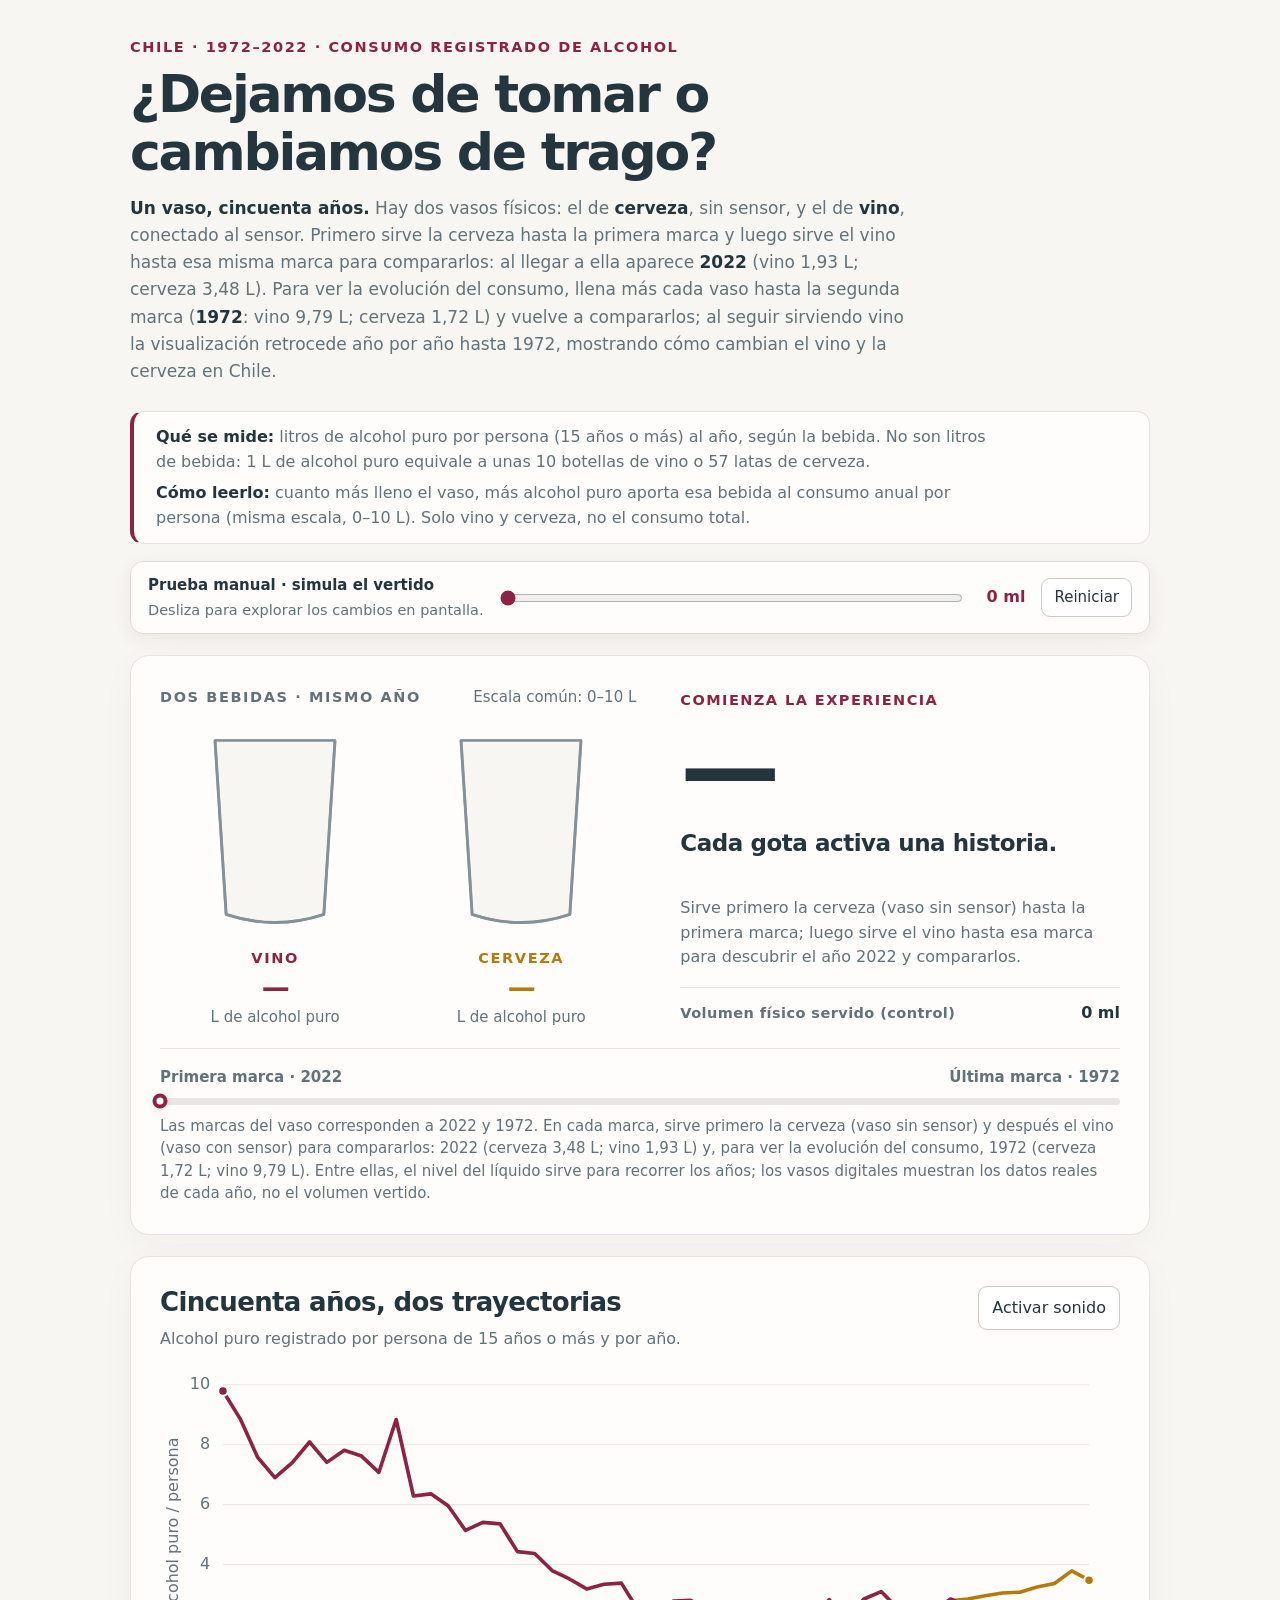
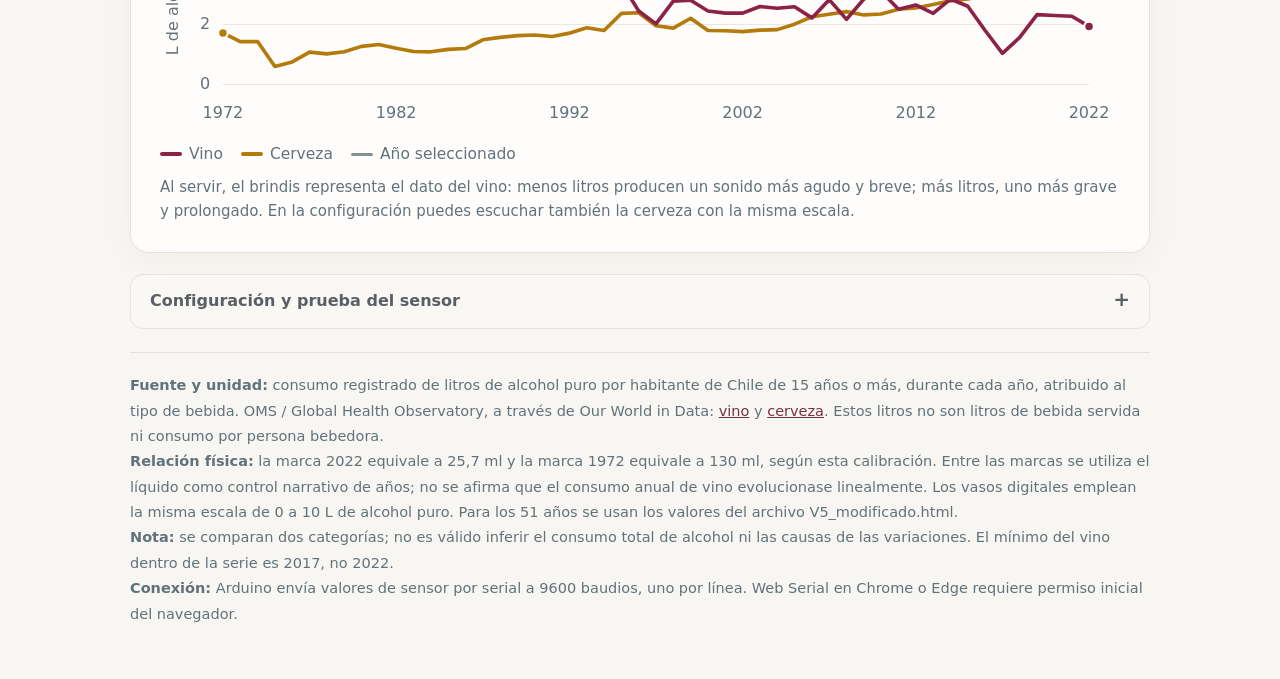
<file: VersionFinal.html>
<!doctype html>
<html lang="es">
<head>
<meta charset="utf-8">
<meta name="viewport" content="width=device-width, initial-scale=1, viewport-fit=cover">
<title>Chile · Un vaso, cincuenta años</title>
<style>
:root{color-scheme:light;--bg:#f8f6f2;--card:#fffdfb;--ink:#24353e;--muted:#62727a;--border:#e6e2dd;--wine:#8d2247;--wine-bg:#f7ebef;--beer:#b47b0c;--beer-bg:#fcf1d9;--glass:#88969f;--shadow:0 8px 34px rgba(58,45,41,.035)}
*{box-sizing:border-box}
html{scroll-behavior:smooth}
body{margin:0;background:var(--bg);color:var(--ink);font:16px/1.55 system-ui,-apple-system,"Segoe UI",sans-serif}
main{max-width:1060px;margin:auto;padding:36px 20px 52px}
h1,h2,h3,p{margin-top:0}
h1{font-size:clamp(32px,5vw,52px);letter-spacing:-.043em;line-height:1.11;margin:8px 0 13px;max-width:850px}
h2{font-size:clamp(20px,2.5vw,26px);line-height:1.24;letter-spacing:-.025em;margin-bottom:9px}
h3{font-size:18px;margin-bottom:8px}
p{margin-bottom:12px}
.eyebrow,.micro{font-size:14.5px;letter-spacing:.11em;text-transform:uppercase;font-weight:800}
.eyebrow{color:var(--wine)}
.micro{color:var(--muted)}
.lead{max-width:790px;color:var(--muted);font-size:17px;line-height:1.6}
.lead strong{color:var(--ink)}
.header-actions{display:flex;justify-content:space-between;gap:16px;align-items:flex-start;flex-wrap:wrap}
.head-copy{flex:1;min-width:0}
.pill{display:inline-flex;gap:8px;align-items:center;border:1px solid var(--border);border-radius:30px;padding:7px 12px;background:var(--card);font-size:14.5px;color:var(--muted)}
.pill .dot{width:7px;height:7px;background:#af9b7a;border-radius:50%}
.pill.live .dot{background:#28836b}
button{font:inherit;border:1px solid #d0c9c4;background:#fff;color:var(--ink);border-radius:9px;padding:9px 13px;cursor:pointer;transition:background .15s,border-color .15s}
button:hover{background:#f6f0ef;border-color:#c9b9bb}
button.primary{background:var(--wine);color:white;border-color:var(--wine)}
button.primary:hover{background:#731b3b}
button:disabled{opacity:.55;cursor:not-allowed}
button:focus-visible,input:focus-visible,summary:focus-visible{outline:3px solid #bf8fa4;outline-offset:3px}
.card{background:var(--card);border:1px solid var(--border);border-radius:19px;box-shadow:var(--shadow);padding:clamp(19px,3vw,29px);margin:21px 0}
.story-layout{display:grid;grid-template-columns:minmax(0,1.04fr) minmax(0,.96fr);gap:clamp(20px,4vw,44px);align-items:center}
.glass-top{display:flex;justify-content:space-between;align-items:baseline;gap:10px;flex-wrap:wrap;margin-bottom:10px}
.glass-top .micro{margin:0}
.glass-top .note{margin:0}
.glass-grid{display:grid;grid-template-columns:1fr 1fr;gap:16px}
.glass-item{min-width:0;text-align:center}
.glass-item svg{width:min(100%,180px);height:auto;display:block;margin:auto;overflow:visible}
.glass-item .name{font-size:14.5px;font-weight:850;letter-spacing:.11em;margin-top:1px}
.glass-item .amount{font-size:clamp(21px,3vw,28px);font-weight:850;letter-spacing:-.04em;line-height:1.3;font-variant-numeric:tabular-nums}
.glass-item .small{font-size:15px;color:var(--muted);min-height:20px}
.w{color:var(--wine)}.b{color:var(--beer)}
#liqV,#liqC{transition:y .32s ease-out,height .32s ease-out}
.story-panel{min-width:0;align-self:stretch;display:flex;flex-direction:column;justify-content:center}
.phase{font-size:14.5px;font-weight:800;letter-spacing:.1em;color:var(--wine);text-transform:uppercase;margin-bottom:6px}
.year{font-size:clamp(56px,9vw,100px);font-weight:850;line-height:1.02;letter-spacing:-.065em;font-variant-numeric:tabular-nums;margin:0 0 10px}
.story-title{font-size:clamp(18px,2.3vw,23px);line-height:1.3;font-weight:720;letter-spacing:-.02em;min-height:2.6em;margin-bottom:7px}
.story-description{font-size:16px;color:var(--muted);min-height:3em;margin-bottom:10px}
.reading{border-top:1px solid var(--border);padding-top:13px;margin-top:7px;display:flex;align-items:baseline;justify-content:space-between;gap:12px;flex-wrap:wrap}
.reading .micro{letter-spacing:.03em;text-transform:none;font-weight:650}
.reading .value{font-size:16px;font-weight:800;font-variant-numeric:tabular-nums}
.progress-section{border-top:1px solid var(--border);margin-top:19px;padding-top:17px}
.progress-caption{display:flex;justify-content:space-between;gap:12px;color:var(--muted);font-size:15px;font-weight:700;margin-bottom:8px}
.progress-track{position:relative;background:#e9e5e2;height:7px;border-radius:10px}
.progress-fill{height:100%;background:linear-gradient(90deg,#c695ae,#8d2247);border-radius:10px;width:0%;transition:width .26s ease}
.progress-head{position:absolute;top:50%;left:0%;width:15px;height:15px;background:#fff;border:4px solid var(--wine);border-radius:50%;transform:translate(-50%,-50%);box-shadow:0 1px 6px #0002;transition:left .26s ease}
.progress-help{font-size:15px;color:var(--muted);margin:10px 0 0;line-height:1.5}
.chart-top{display:flex;justify-content:space-between;align-items:flex-start;gap:10px;flex-wrap:wrap;margin-bottom:5px}
.chart-top p{font-size:16px;color:var(--muted);margin:0}
svg#chart{display:block;width:100%;height:auto;overflow:visible}
svg text{font-family:system-ui,-apple-system,"Segoe UI",sans-serif;font-size:15px;fill:var(--muted)}
.legend{display:flex;gap:18px;flex-wrap:wrap;font-size:15.5px;color:var(--muted);margin-top:7px}
.key{display:inline-flex;gap:7px;align-items:center}
.sw{width:22px;height:4px;border-radius:2px}
#focus{transition:transform .25s ease}
#focus circle{transition:cy .25s ease}
#focus[hidden]{display:none}
.reveal{border-color:#ddc2cc;background:linear-gradient(125deg,#fffdfb 45%,#fff7f7 100%);scroll-margin-top:20px}
.reveal[hidden]{display:none}
.reveal .flag{color:var(--wine)}
.reveal-title{font-size:clamp(24px,4vw,36px);max-width:720px;letter-spacing:-.035em;line-height:1.19;margin:11px 0 18px}
.contrast{display:grid;grid-template-columns:1fr 1fr;gap:13px;margin:17px 0 13px}
.delta{border:1px solid var(--border);border-radius:13px;background:#fff;padding:15px 17px}
.delta .delta-n{font-weight:850;font-size:clamp(33px,4.8vw,48px);line-height:1.2;letter-spacing:-.05em;font-variant-numeric:tabular-nums}
.delta .delta-note{font-size:15px;color:var(--muted)}
.composition{border-top:1px solid var(--border);padding-top:15px;margin-top:17px}
.composition h3{font-size:17px;margin-bottom:3px}
.comp-row{display:grid;grid-template-columns:52px 1fr auto;align-items:center;gap:12px;margin:10px 0}
.comp-year{font-size:16px;font-weight:800}
.comp-total{font-size:15px;color:var(--muted);white-space:nowrap}
.comp-track{display:flex;overflow:hidden;border-radius:5px;height:20px;background:#eee}
.comp-wine{background:var(--wine)}.comp-beer{background:var(--beer)}
.footnote{font-size:15px;color:var(--muted);line-height:1.6;margin:9px 0 0}
.disclaimer{color:var(--muted);font-size:16px;max-width:850px;line-height:1.6}
.details{border:1px solid var(--border);border-radius:13px;padding:0 17px;margin:18px 0;background:#faf8f5}
.details summary{cursor:pointer;list-style:none;padding:14px 2px;font-size:16px;font-weight:700;color:#5a5f65;display:flex;justify-content:space-between;gap:16px}
.details summary::-webkit-details-marker{display:none}
.details summary:after{content:'+';font-size:20px;line-height:1}
.details[open] summary:after{content:'−'}
.details-body{border-top:1px solid var(--border);padding:15px 2px 19px}
.details-body .note{font-size:15px;color:var(--muted)}
.control-row{display:flex;align-items:center;gap:12px;flex-wrap:wrap;margin:10px 0}
label{font-size:15px;color:var(--muted);font-weight:750;display:block}
input[type=number]{font:inherit;width:95px;max-width:100%;padding:7px 8px;border:1px solid var(--border);border-radius:7px}
input[type=range]{width:100%;accent-color:var(--wine);cursor:pointer}
.cal{display:grid;grid-template-columns:repeat(2,minmax(0,1fr));gap:14px;margin-top:14px}
.cal .item{display:flex;flex-direction:column;align-items:flex-start;gap:6px}
.cal .control-row{margin:0}
.status{font-size:15px;color:var(--muted)}
footer{border-top:1px solid var(--border);padding-top:20px;margin-top:23px;font-size:14.5px;line-height:1.75;color:var(--muted)}
a{color:#76314b}
@media(max-width:700px){main{padding:25px 15px 40px}.story-layout{grid-template-columns:1fr;gap:24px}.story-panel{border-top:1px solid var(--border);padding-top:20px}.year{font-size:70px}.story-title,.story-description{min-height:0}.glass-item svg{width:min(100%,145px)}.contrast{gap:9px}.delta{padding:13px}.cal{grid-template-columns:1fr}.comp-row{grid-template-columns:43px 1fr;gap:7px}.comp-total{grid-column:2;justify-self:end;margin-top:-2px}}
@media(max-width:390px){.contrast{grid-template-columns:1fr}.year{font-size:60px}.lead{font-size:16px}}
@media(prefers-reduced-motion:reduce){*,*::before,*::after{scroll-behavior:auto!important;transition:none!important;animation:none!important}}
/* Control de prueba: junto a los vasos y disponible también al desplazarse al gráfico. */
.manual-control{
  position:sticky;top:10px;z-index:10;
  display:flex;align-items:center;gap:16px;
  margin:17px 0 4px;padding:12px 17px;
  border:1px solid #e2d9d4;border-radius:13px;
  background:rgba(255,253,251,.96);box-shadow:0 5px 18px rgba(58,45,41,.07);
  backdrop-filter:blur(8px)
}
.manual-control[hidden]{display:none!important}
.manual-intro{min-width:185px;display:flex;flex-direction:column;gap:1px}
.manual-intro label{font-size:15px;font-weight:800;color:var(--ink)}
.manual-help{font-size:14.5px;color:var(--muted)}
.manual-input{display:flex;align-items:center;gap:12px;min-width:0;flex:1}
.manual-input input{flex:1;min-width:90px;margin:0}
.manual-number{min-width:50px;white-space:nowrap;color:var(--wine);font-size:16px;font-weight:800;font-variant-numeric:tabular-nums;text-align:right}
.manual-reset{padding:7px 12px;white-space:nowrap;font-size:15px}
.sw-wine{background:var(--wine)}.sw-beer{background:var(--beer)}.sw-selected{background:#849198;height:3px}
#compV72{width:85.1%}#compV22{width:35.7%}#compC72,#compC22{flex:1}
.conclusion-note{margin:18px 0 0}
@media(max-width:700px){
  .manual-control{top:6px;gap:7px 10px;padding:10px 12px;flex-wrap:wrap}
  .manual-intro{flex:1;min-width:60%;gap:0}
  .manual-input{order:3;flex:0 0 100%}
  .manual-reset{margin-left:auto;font-size:15px;padding:6px 10px}
}


/* Lectura accesible del gráfico en pantallas estrechas. */
.chart-scroll{overflow-x:auto;overscroll-behavior-x:contain}
@media(max-width:700px){.chart-scroll #chart{width:690px;max-width:none}}

/* Contexto inicial: qué se mide y cómo leerlo. */
.context{margin:14px 0 4px;padding:13px clamp(16px,3vw,22px);border:1px solid var(--border);border-left:4px solid var(--wine);border-radius:13px;background:var(--card);color:var(--muted);font-size:16px;line-height:1.55}
.context p{margin:0 0 6px;max-width:850px}
.context p:last-child{margin-bottom:0}
.context strong{color:var(--ink)}

</style>
</head>
<body><main>
<header>
  <div class="eyebrow">Chile · 1972–2022 · Consumo registrado de alcohol</div>
  <div class="header-actions">
    <div class="head-copy">
      <h1>¿Dejamos de tomar o cambiamos de trago?</h1>
      <p class="lead"><strong>Un vaso, cincuenta años.</strong> Hay dos vasos físicos: el de <strong>cerveza</strong>, sin sensor, y el de <strong>vino</strong>, conectado al sensor. Primero sirve la cerveza hasta la primera marca y luego sirve el vino hasta esa misma marca para compararlos: al llegar a ella aparece <strong>2022</strong> (vino 1,93 L; cerveza 3,48 L). Para ver la evolución del consumo, llena más cada vaso hasta la segunda marca (<strong>1972</strong>: vino 9,79 L; cerveza 1,72 L) y vuelve a compararlos; al seguir sirviendo vino la visualización retrocede año por año hasta 1972, mostrando cómo cambian el vino y la cerveza en Chile.</p>
    </div>
  </div>
</header>

<section class="context" aria-label="Qué se mide">
  <p><strong>Qué se mide:</strong> litros de alcohol puro por persona (15 años o más) al año, según la bebida. No son litros de bebida: 1 L de alcohol puro equivale a unas 10 botellas de vino o 57 latas de cerveza.</p>
  <p><strong>Cómo leerlo:</strong> cuanto más lleno el vaso, más alcohol puro aporta esa bebida al consumo anual por persona (misma escala, 0–10 L). Solo vino y cerveza, no el consumo total.</p>
</section>

<section class="manual-control" id="controlManual" aria-label="Control para probar la visualización sin Arduino">
  <div class="manual-intro">
    <label for="sim">Prueba manual · simula el vertido</label>
    <span class="manual-help">Desliza para explorar los cambios en pantalla.</span>
  </div>
  <div class="manual-input">
    <input id="sim" type="range" min="0" max="150" step="0.5" value="0" aria-label="Nivel simulado en mililitros">
    <span class="manual-number" id="simValor">0 ml</span>
  </div>
  <button id="reiniciar" type="button" class="manual-reset">Reiniciar</button>
</section>

<section class="card" aria-label="Recorrido interactivo por los años">
  <div class="story-layout">
    <div>
      <div class="glass-top"><p class="micro">Dos bebidas · mismo año</p><p class="note footnote">Escala común: 0–10 L</p></div>
      <div class="glass-grid">
        <div class="glass-item">
          <svg viewBox="0 0 210 265" role="img" aria-label="Cantidad anual de alcohol puro proveniente del vino en el año seleccionado">
            <defs><clipPath id="clipV"><path d="M35 25 L48 228 Q105 247 162 228 L175 25 Z"/></clipPath></defs>
            <path d="M35 25 L48 228 Q105 247 162 228 L175 25 Z" fill="#f8f6f2" stroke="#a8b0b4" stroke-width="3" stroke-linejoin="round"/>
            <g clip-path="url(#clipV)"><rect id="liqV" x="30" y="233" width="150" height="0" fill="#8d2247" opacity=".82"/></g>
            <path d="M35 25 L48 228 Q105 247 162 228 L175 25" fill="none" stroke="#849198" stroke-width="3.4" stroke-linejoin="round"/>
            <path d="M35 25 H175" stroke="#849198" stroke-width="2.5" stroke-linecap="round"/>
          </svg>
          <div class="name w">VINO</div>
          <div class="amount w" id="vinoValor">—</div>
          <div class="small">L de alcohol puro</div>
        </div>
        <div class="glass-item">
          <svg viewBox="0 0 210 265" role="img" aria-label="Cantidad anual de alcohol puro proveniente de la cerveza en el año seleccionado">
            <defs><clipPath id="clipC"><path d="M35 25 L48 228 Q105 247 162 228 L175 25 Z"/></clipPath></defs>
            <path d="M35 25 L48 228 Q105 247 162 228 L175 25 Z" fill="#f8f6f2" stroke="#a8b0b4" stroke-width="3" stroke-linejoin="round"/>
            <g clip-path="url(#clipC)"><rect id="liqC" x="30" y="233" width="150" height="0" fill="#b47b0c" opacity=".82"/></g>
            <path d="M35 25 L48 228 Q105 247 162 228 L175 25" fill="none" stroke="#849198" stroke-width="3.4" stroke-linejoin="round"/>
            <path d="M35 25 H175" stroke="#849198" stroke-width="2.5" stroke-linecap="round"/>
          </svg>
          <div class="name b">CERVEZA</div>
          <div class="amount b" id="cervezaValor">—</div>
          <div class="small">L de alcohol puro</div>
        </div>
      </div>
    </div>
    <div class="story-panel" aria-live="polite" aria-atomic="true">
      <div class="phase" id="fase">Comienza la experiencia</div>
      <div class="year" id="anioActual">—</div>
      <div class="story-title" id="tituloEtapa">Cada gota activa una historia.</div>
      <p class="story-description" id="descEtapa">Sirve primero la cerveza (vaso sin sensor) hasta la primera marca; luego sirve el vino hasta esa marca para descubrir el año 2022 y compararlos.</p>
      <div class="reading"><span class="micro">Volumen físico servido (control)</span><span class="value" id="mlFisico">0 ml</span></div>
    </div>
  </div>
  <div class="progress-section">
    <div class="progress-caption"><span>Primera marca · 2022</span><span>Última marca · 1972</span></div>
    <div class="progress-track" role="progressbar" aria-label="Recorrido desde 2022 hacia 1972" aria-valuemin="0" aria-valuemax="100" aria-valuenow="0" id="barraProgreso"><div class="progress-fill" id="progreso"></div><div class="progress-head" id="cabeza"></div></div>
    <p class="progress-help" id="ayudaProgreso">Las marcas del vaso corresponden a 2022 y 1972. En cada marca, sirve primero la cerveza (vaso sin sensor) y después el vino (vaso con sensor) para compararlos: 2022 (cerveza 3,48 L; vino 1,93 L) y, para ver la evolución del consumo, 1972 (cerveza 1,72 L; vino 9,79 L). Entre ellas, el nivel del líquido sirve para recorrer los años; los vasos digitales muestran los datos reales de cada año, no el volumen vertido.</p>
  </div>
</section>

<section class="card" aria-label="Gráfico temporal comparativo">
  <div class="chart-top"><div><h2>Cincuenta años, dos trayectorias</h2><p id="subGraf">Alcohol puro registrado por persona de 15 años o más y por año.</p></div><button id="sonido" type="button" aria-pressed="false">Activar sonido</button></div>
  <div class="chart-scroll" role="region" aria-label="Gráfico temporal desplazable horizontalmente">
    <svg id="chart" viewBox="0 0 900 355" role="img" aria-label="Gráfico de líneas del consumo de vino y cerveza en Chile entre 1972 y 2022, con el año seleccionado destacado"></svg>
  </div>
  <div class="legend"><span class="key"><i class="sw sw-wine"></i>Vino</span><span class="key"><i class="sw sw-beer"></i>Cerveza</span><span class="key"><i class="sw sw-selected"></i>Año seleccionado</span></div><p class="footnote">Al servir, el brindis representa el dato del vino: menos litros producen un sonido más agudo y breve; más litros, uno más grave y prolongado. En la configuración puedes escuchar también la cerveza con la misma escala.</p>
</section>

<section class="card reveal" id="revelacion" hidden aria-label="Conclusión de la experiencia">
  <div class="micro flag">Descubrimiento final · 1972 → 2022</div>
  <h2 class="reveal-title">50 años. Dos bebidas. Un cambio de protagonismo.</h2>
  <div class="contrast">
    <div class="delta"><div class="micro w">Vino</div><div class="delta-n w" id="deltaV">−80%</div><div class="delta-note">de 9,79 a 1,93 L</div></div>
    <div class="delta"><div class="micro b">Cerveza</div><div class="delta-n b" id="deltaC">+102%</div><div class="delta-note">de 1,72 a 3,48 L</div></div>
  </div>
  <div class="composition">
    <h3>¿Cuánto aportaba cada bebida al alcohol de vino y cerveza?</h3>
    <p class="disclaimer">Porcentaje del alcohol puro que aportaba cada bebida, sumando <strong>solo vino y cerveza</strong> en cada año.</p>
    <div class="comp-row"><span class="comp-year">1972</span><div class="comp-track" aria-label="1972: 85 % vino y 15 % cerveza"><div class="comp-wine" id="compV72"></div><div class="comp-beer" id="compC72"></div></div><span class="comp-total">11,51 L juntos</span></div>
    <div class="comp-row"><span class="comp-year">2022</span><div class="comp-track" aria-label="2022: 36 % vino y 64 % cerveza"><div class="comp-wine" id="compV22"></div><div class="comp-beer" id="compC22"></div></div><span class="comp-total">5,41 L juntos</span></div>
    <p class="footnote">Las barras comparan proporciones dentro de estas dos bebidas; las cifras de la derecha muestran su suma en litros. No incluyen otras bebidas alcohólicas.</p>
  </div>
  <p class="disclaimer conclusion-note"><strong>Lo que muestran los datos:</strong> el vino perdió peso y la cerveza lo ganó. Esto no demuestra que se mantuviera el consumo total de alcohol ni explica las causas del cambio.</p>
</section>

<details class="details" id="tecnico">
  <summary>Configuración y prueba del sensor</summary>
  <div class="details-body">
    <p class="note">La página utiliza automáticamente puertos Arduino ya autorizados. Para el primer uso, Chrome o Edge necesitan que autorices el puerto desde este panel (en un contexto seguro, como localhost o HTTPS).</p>
    <div class="control-row"><button id="autorizar" class="primary" type="button">Autorizar Arduino (primer uso)</button><button id="probar" type="button">Escuchar recorrido del vino</button><button id="escucharCerveza" type="button">Escuchar recorrido de la cerveza</button><span id="estado" class="status" role="status" aria-live="polite">Buscando un puerto autorizado…</span></div>    <div class="cal">
      <div class="item"><label>Lectura del sensor ahora</label><strong id="crudo">—</strong></div>
      <div class="item"><label for="mlRef">Mililitros en marca 1972</label><input id="mlRef" type="number" min="11" value="130"></div>
      <div class="item"><label for="c0">Valor al tocar el líquido</label><div class="control-row"><input id="c0" type="number" value="200"><button id="fijar0" type="button">Usar lectura actual</button></div></div>
      <div class="item"><label for="c22">Valor en marca 2022</label><div class="control-row"><input id="c22" type="number" value="560"><button id="fijar22" type="button">Usar lectura actual</button></div></div>
      <div class="item"><label for="c72">Valor en marca 1972</label><div class="control-row"><input id="c72" type="number" value="645"><button id="fijar72" type="button">Usar lectura actual</button></div></div>
    </div>
    <p class="footnote"><strong>Cómo interpretar el audio:</strong> utilizamos el brindis adjunto y una escala única de 0 a 21 L de alcohol puro. El tono se comprime mediante una raíz cuadrada: cerca de 0 L suena aproximadamente 1,5 octavas más agudo que la grabación; alrededor de 5,25 L, a su tono original; y a 21 L, 1,5 octavas más grave. Un tono más grave también dura más. El valor cero y los datos ausentes son silenciosos. Puedes escuchar la serie anual completa de cada bebida, desde 1972 hasta 2022, sin interpolación y con una pausa breve entre muestras. La altura del sonido codifica magnitud, no copas reales.</p>
    <p class="footnote">La lectura se estabiliza con una mediana de 1,5 segundos. Se calibra con dos tramos para compensar la respuesta no lineal del sensor. El botón de lectura actual copia el valor recibido. Calibra con el mismo líquido que usarás en la demostración. Los cambios se aplican de inmediato.</p>
  </div>
</details>

<footer>
<strong>Fuente y unidad:</strong> consumo registrado de litros de alcohol puro por habitante de Chile de 15 años o más, durante cada año, atribuido al tipo de bebida. OMS / Global Health Observatory, a través de Our World in Data: <a href="https://ourworldindata.org/grapher/wine-consumption-per-capita" target="_blank" rel="noopener">vino</a> y <a href="https://ourworldindata.org/grapher/beer-consumption-per-person" target="_blank" rel="noopener">cerveza</a>. Estos litros no son litros de bebida servida ni consumo por persona bebedora.<br>
<strong>Relación física:</strong> la marca 2022 equivale a <span id="ref22">25,7</span> ml y la marca 1972 equivale a <span id="ref72">130</span> ml, según esta calibración. Entre las marcas se utiliza el líquido como control narrativo de años; no se afirma que el consumo anual de vino evolucionase linealmente. Los vasos digitales emplean la misma escala de 0 a 10 L de alcohol puro. Para los 51 años se usan los valores del archivo V5_modificado.html.<br>
<strong>Nota:</strong> se comparan dos categorías; no es válido inferir el consumo total de alcohol ni las causas de las variaciones. El mínimo del vino dentro de la serie es 2017, no 2022.<br>
<strong>Conexión:</strong> Arduino envía valores de sensor por serial a 9600 baudios, uno por línea. Web Serial en Chrome o Edge requiere permiso inicial del navegador.
</footer>
</main>
<script>
/* Los dos conjuntos de datos se conservan idénticos a V5_modificado.html. */
const VINO=[9.79,8.86,7.58,6.9,7.4,8.09,7.41,7.81,7.62,7.08,8.84,6.29,6.36,5.96,5.14,5.41,5.36,4.43,4.37,3.8,3.52,3.19,3.34,3.38,2.45,2.02,2.78,2.81,2.45,2.38,2.38,2.6,2.54,2.59,2.22,2.83,2.17,2.85,3.1,2.51,2.65,2.37,2.85,2.61,1.8,1.04,1.57,2.33,2.3031,2.2774,1.9344];
const CERV=[1.72,1.43,1.43,0.6,0.75,1.08,1.02,1.09,1.27,1.33,1.21,1.1,1.09,1.17,1.2,1.49,1.57,1.63,1.65,1.6,1.71,1.89,1.8,2.37,2.39,1.96,1.88,2.21,1.8,1.79,1.76,1.81,1.83,2.01,2.26,2.34,2.43,2.32,2.35,2.51,2.55,2.67,2.79,2.85,2.96,3.05,3.08,3.25,3.365,3.789,3.479];
const Y0=1972, FINAL=2022, MAXL=9.79, MAXVIS=10;
const $=id=>document.getElementById(id);
const fmt=(v,n=2)=>Number(v).toLocaleString("es-CL",{minimumFractionDigits:n,maximumFractionDigits:n});
const clamp=(v,min,max)=>Math.min(max,Math.max(min,v));
let REF=130,CAP=150,nivelMl=0,seleccion=null,revelado=false;
const ML22=()=>REF*VINO[50]/MAXL;
const cant=(arr,y)=>arr[clamp(y-Y0,0,50)];
const svgY=v=>233-(clamp(v,0,MAXVIS)/MAXVIS)*202;
function dibujaVaso(id,valor){
  const v=Math.max(0,valor||0),y=svgY(v);
  $(id).setAttribute("y",y);
  $(id).setAttribute("height",Math.max(0,233-y));
}
function etapa(){
  const marca22=ML22();
  if(nivelMl<marca22-0.25) return {nombre:"antes",año:null,progreso:0};
  const p=clamp((nivelMl-marca22)/Math.max(1,REF-marca22),0,1);
  return {nombre:p>.989?"final":p<.012?"2022":"viaje",año:FINAL-Math.round(p*50),progreso:p};
}
function actualiza(){
  $("mlFisico").textContent=fmt(nivelMl,0)+" ml";
  $("simValor").textContent=fmt(nivelMl,0)+" ml";
  $("ref22").textContent=fmt(ML22(),1).replace(" ml","");
  $("ref72").textContent=fmt(REF,0);
  const añoAnterior=seleccion;
  const e=etapa();seleccion=e.año;
  const p=100*e.progreso;
  $("progreso").style.width=p+"%";
  $("cabeza").style.left=p+"%";
  $("barraProgreso").setAttribute("aria-valuenow",String(Math.round(p)));
  if(e.año===null){
    $("fase").textContent="Comienza la experiencia";
    $("anioActual").textContent="—";
    $("tituloEtapa").textContent="Cada gota activa una historia.";
    $("descEtapa").textContent="Sirve primero la cerveza (vaso sin sensor) hasta la primera marca; luego sirve el vino hasta esa marca para descubrir el año 2022 y compararlos.";
    $("vinoValor").textContent="—";
    $("cervezaValor").textContent="—";
    dibujaVaso("liqV",0);dibujaVaso("liqC",0);
  }else{
    const v=cant(VINO,e.año),c=cant(CERV,e.año);
    $("anioActual").textContent=String(e.año);
    $("vinoValor").textContent=fmt(v)+" L";
    $("cervezaValor").textContent=fmt(c)+" L";
    dibujaVaso("liqV",v);dibujaVaso("liqC",c);
    if(e.nombre==="2022"){
      $("fase").textContent="Primer descubrimiento · 2022";
      $("tituloEtapa").textContent="La cerveza supera al vino en este año.";
      $("descEtapa").textContent="Continúa sirviendo para recorrer cincuenta años hacia atrás y descubrir cómo era la relación entre ambas bebidas.";
    }else if(e.nombre==="final"){
      $("fase").textContent="Llegaste a 1972";
      $("tituloEtapa").textContent="En 1972, el vino dominaba esta comparación.";
      $("descEtapa").textContent="Ahora compara ambos extremos: el protagonismo de estas dos bebidas cambió radicalmente.";
    }else{
      $("fase").textContent="Recorriendo la historia · "+e.año;
      $("tituloEtapa").textContent=v>=c?"En este año, el vino aporta más que la cerveza.":"En este año, la cerveza aporta más que el vino.";
      $("descEtapa").textContent="Las dos copas digitales y el gráfico muestran los datos reales de "+e.año+". Sigue sirviendo para retroceder en el tiempo.";
    }
  }
  if(e.nombre==="final") revelado=true;
  if(nivelMl<2) revelado=false;
  $("revelacion").hidden=!revelado;
  actualizaGrafico();
  // Una muestra por año realmente seleccionado. Nunca se inventan valores intermedios.
  if(e.año!==null && e.año!==añoAnterior) reproducirAñoSeleccionado(e.año);
}
function dibujaGrafico(){
  const W=900,H=355,L=59,R=29,T=26,B=48,n=VINO.length;
  const x=i=>L+i*(W-L-R)/(n-1), y=v=>H-B-v/MAXVIS*(H-T-B);
  let parts=[];
  for(let k=0;k<=5;k++){
    const yy=y(k*2);parts.push(`<line x1="${L}" y1="${yy}" x2="${W-R}" y2="${yy}" stroke="#eae6e2"/>`);
    parts.push(`<text x="${L-12}" y="${yy+4}" text-anchor="end">${k*2}</text>`);
  }
  parts.push(`<text transform="translate(17 ${H/2}) rotate(-90)" text-anchor="middle">L de alcohol puro / persona</text>`);
  for(let i=0;i<n;i+=10)parts.push(`<text x="${x(i)}" y="${H-17}" text-anchor="middle">${Y0+i}</text>`);
  const path=a=>a.map((v,i)=>(i?"L":"M")+x(i).toFixed(1)+","+y(v).toFixed(1)).join(" ");
  parts.push(`<path d="${path(CERV)}" fill="none" stroke="#b47b0c" stroke-width="3.4" stroke-linecap="round" stroke-linejoin="round"/>`);
  parts.push(`<path d="${path(VINO)}" fill="none" stroke="#8d2247" stroke-width="3.4" stroke-linecap="round" stroke-linejoin="round"/>`);
  for(let i of [0,50])for(const [a,color] of [[VINO,"#8d2247"],[CERV,"#b47b0c"]])parts.push(`<circle cx="${x(i)}" cy="${y(a[i])}" r="4.5" fill="${color}" stroke="#fff" stroke-width="2"/>`);
  parts.push(`<g id="focus" hidden style="pointer-events:none"><line x1="0" y1="${T}" x2="0" y2="${H-B}" stroke="#65727a" stroke-width="2" stroke-dasharray="5 5"/><circle id="focusV" cx="0" cy="0" r="7" fill="#8d2247" stroke="#fff" stroke-width="3"/><circle id="focusC" cx="0" cy="0" r="7" fill="#b47b0c" stroke="#fff" stroke-width="3"/><g id="focusTag"><rect id="focusTagRect" x="-29" y="0" width="58" height="25" rx="7" fill="#283941"/><text id="focusTagText" x="0" y="17" text-anchor="middle" style="fill:white;font-weight:800;font-size:15px"></text></g></g>`);
  $("chart").innerHTML=parts.join("");
}
function actualizaGrafico(){
  const g=$("focus");if(!g)return;
  if(seleccion===null){g.setAttribute("hidden","");return;}
  g.removeAttribute("hidden");
  const L=59,R=29,W=900,H=355,T=26,B=48;
  const x=L+(seleccion-Y0)*(W-L-R)/50, y=v=>H-B-clamp(v,0,10)/10*(H-T-B);
  g.style.transform=`translate(${x}px,0)`;
  $("focusV").setAttribute("cy",y(cant(VINO,seleccion)));
  $("focusC").setAttribute("cy",y(cant(CERV,seleccion)));
  $("focusTagText").textContent=seleccion;
  $("focusTag").setAttribute("transform",x>W/2?"translate(-39,0)":"translate(39,0)");
}
// Sonificación a partir del brindis real adjunto (brindis.mp3).
// Compresión sqrt y dominio global 0–21 L, idénticos para las dos bebidas.
// octavas(L) = 1.5 - 3*sqrt(L/21)
// El tono original corresponde a L=5.25; 21 L está 1.5 octavas por debajo.
const L_AUDIO_MAX=21;
const sonidoBase=new Audio("[data-uri]");
sonidoBase.preload="auto";
// De lo contrario HTMLAudioElement suele conservar el tono al variar la velocidad.
sonidoBase.preservesPitch=false;
if("webkitPreservesPitch" in sonidoBase) sonidoBase.webkitPreservesPitch=false;
if("mozPreservesPitch" in sonidoBase) sonidoBase.mozPreservesPitch=false;
let sonidoOn=false,colaSonido=[],reproduciendo=false,modoSerie=null,pausaSonido=null;
const PAUSA_ENTRE_MUESTRAS_MS=85;
const tasaPorLitros=litros=>litros>0 ? Math.pow(2,1.5-3*Math.sqrt(clamp(litros,0,L_AUDIO_MAX)/L_AUDIO_MAX)) : null;
const botonSerie=id=>$(id);
function pintarBotonesSerie(){
  botonSerie("probar").textContent=modoSerie==="vino"?"Detener recorrido del vino":"Escuchar recorrido del vino";
  botonSerie("escucharCerveza").textContent=modoSerie==="cerveza"?"Detener recorrido de la cerveza":"Escuchar recorrido de la cerveza";
}
function detenerAudio(){
  colaSonido=[];
  clearTimeout(pausaSonido);
  pausaSonido=null;
  sonidoBase.pause();
  try{sonidoBase.currentTime=0;}catch(e){}
  reproduciendo=false;
  modoSerie=null;
  pintarBotonesSerie();
}
function tocarSiguiente(){
  if(!sonidoOn || reproduciendo) return;
  const muestra=colaSonido.shift();
  if(!muestra){
    if(modoSerie){
      const bebida=modoSerie;
      modoSerie=null;
      pintarBotonesSerie();
      $("estado").textContent="Recorrido sonoro de "+bebida+" completado (1972–2022).";
    }
    return;
  }
  const tasa=tasaPorLitros(muestra.litros);
  // Cero o ausencia: silencio, conservando el orden temporal del recorrido.
  if(tasa===null){
    pausaSonido=setTimeout(tocarSiguiente,PAUSA_ENTRE_MUESTRAS_MS);
    return;
  }
  reproduciendo=true;
  sonidoBase.playbackRate=tasa;
  sonidoBase.currentTime=0;
  const p=sonidoBase.play();
  if(p && typeof p.catch==="function")p.catch(err=>{
    reproduciendo=false;
    detenerAudio();
    $("estado").textContent="Audio no disponible: "+err.message+". No se pudo reproducir el audio incrustado.";
  });
}
sonidoBase.addEventListener("ended",()=>{
  reproduciendo=false;
  pausaSonido=setTimeout(tocarSiguiente,PAUSA_ENTRE_MUESTRAS_MS);
});
function reproducirAñoSeleccionado(año){
  if(!sonidoOn || modoSerie || año===null) return;
  // La interacción física sonifica el dato del vino para el año visible.
  // Los controles técnicos permiten escuchar también la cerveza con la misma escala.
  const litros=cant(VINO,año);
  // Si el usuario mueve rápidamente el control, priorizamos el dato reciente;
  // el recorrido completo por años puede escucharse con su botón dedicado.
  colaSonido=[{litros}];
  tocarSiguiente();
}
function escucharSerie(tipo,arr){
  if(!sonidoOn){$("estado").textContent="Pulsa primero «Activar sonido» sobre el gráfico.";return;}
  if(modoSerie===tipo){detenerAudio();$("estado").textContent="Recorrido sonoro detenido.";return;}
  detenerAudio();
  modoSerie=tipo;
  // Cada año del fichero se reproduce una sola vez en orden 1972–2022.
  // No se interpola ningún dato. El último año (2022) se incluye.
  colaSonido=arr.map(litros=>({litros}));
  pintarBotonesSerie();
  $("estado").textContent="Reproduciendo los 51 años de "+tipo+" (1972–2022).";
  tocarSiguiente();
}
$("sonido").onclick=()=>{
  if(sonidoOn){
    detenerAudio();sonidoOn=false;
    $("sonido").textContent="Activar sonido";
    $("sonido").setAttribute("aria-pressed","false");
    return;
  }
  sonidoOn=true;
  sonidoBase.load();
  $("sonido").textContent="Sonido activado";
  $("sonido").setAttribute("aria-pressed","true");
  // El audio se reproduce cuando cambia el año, o desde el panel técnico.
};
$("probar").onclick=()=>escucharSerie("vino",VINO);
$("escucharCerveza").onclick=()=>escucharSerie("cerveza",CERV);
$("sim").addEventListener("input",e=>{nivelSensor=Number(e.target.value);ajusteMl=0;componer();});
// El nivel solo avanza: el sensor deriva hacia abajo entre vertidos y el
// relato no debe retroceder. Se vuelve a cero solo con el boton Reiniciar.
// El nivel mostrado es el del sensor mas una correccion manual opcional.
// El sensor nunca deja de mandar: la correccion solo lo desplaza.
let nivelSensor=0,ajusteMl=0;
function componer(){nivelMl=clamp(nivelSensor+ajusteMl,0,CAP);actualiza();}
function aplicarNivel(m){if(m>nivelSensor)nivelSensor=m;componer();}

$("reiniciar").onclick=()=>{nivelMl=0;nivelSensor=0;ajusteMl=0;historia=[];crudoPico=null;$("sim").value=0;actualiza();$("estado").textContent="Recorrido reiniciado en 0 ml.";};
function crudoAMl(v){
  const c0=+$('c0').value,a=+$('c22').value,b=+$('c72').value;
  const m22=ML22();
  if(!Number.isFinite(c0)||!Number.isFinite(a)||!Number.isFinite(b)||a<=c0||b<=a)return 0;
  let ml;
  if(v<=c0)ml=0;
  else if(v<=a)ml=(v-c0)*m22/(a-c0);
  else ml=m22+(v-a)*(REF-m22)/(b-a);
  return clamp(ml,0,CAP);
}
let puerto=null,crudoActual=null,crudoPico=null,historia=[],leyendo=false;
function registra(n){const t=Date.now();historia.push({t,n});while(historia.length&&t-historia[0].t>250)historia.shift();}
function valorEstable(){if(!historia.length)return crudoActual;const a=historia.map(x=>x.n).sort((p,q)=>p-q);return a[Math.floor(a.length/2)];}
// Este sensor solo discrimina el nivel en el instante en que el liquido llega:
// despues deriva hacia abajo hasta valores que son iguales para niveles distintos.
// Por eso la referencia es el maximo, filtrando solo el ruido de una o dos
// muestras sueltas con el minimo de una ventana corta (250 ms).
function valorSostenido(){
  if(historia.length<3)return null;
  let m=historia[0].n;
  for(const x of historia) if(x.n<m) m=x.n;
  return m;
}
function setConexion(txt,activa=false){$("estado").textContent=txt;$("controlManual").hidden=activa;}
async function leerArduino(p){
  if(leyendo)return;
  leyendo=true;puerto=p;
  try{
    await p.open({baudRate:9600});
    setConexion("Arduino conectado · 9600 baudios",true);
    $("sim").disabled=true;
    const dec=new TextDecoderStream();p.readable.pipeTo(dec.writable).catch(()=>{});
    const lector=dec.readable.getReader();let acum="";
    while(true){
      const {value,done}=await lector.read();if(done)break;
      acum+=value;let i;
      while((i=acum.indexOf("\n"))>=0){
        const linea=acum.slice(0,i).trim();acum=acum.slice(i+1);
        const n=parseInt(linea,10);
        if(Number.isFinite(n)){
          registra(n);crudoActual=valorEstable();
          // Sube solo con valores sostenidos; despues el sensor puede derivar
          // hacia abajo sin que el relato retroceda.
          const sost=valorSostenido();
          if(sost!=null&&(crudoPico==null||sost>crudoPico))crudoPico=sost;
          $("crudo").textContent=crudoActual+"  ·  nivel "+(crudoPico==null?"—":crudoPico);
          if(crudoPico!=null)aplicarNivel(crudoAMl(crudoPico));
        }
      }
      if(acum.length>250)acum="";
    }
    lector.releaseLock();
  }catch(e){setConexion("Arduino: "+e.message);console.warn("Arduino:",e);}
  finally{leyendo=false;puerto=null;$("sim").disabled=false;setConexion("Sin lectura activa. Puedes usar el simulador.");}
}
async function conectarArduinoAutomaticamente(){
  if(!("serial" in navigator)){setConexion("Web Serial requiere Chrome o Edge en un contexto seguro.");return;}
  try{const ps=await navigator.serial.getPorts();if(ps.length){setConexion("Puerto previamente autorizado detectado…");leerArduino(ps[0]);}else setConexion("Primer uso: pulsa 'Autorizar Arduino'.");}
  catch(e){setConexion("No se detectaron permisos: "+e.message);}
}
$("autorizar").onclick=async()=>{
  if(!("serial" in navigator)){setConexion("Chrome o Edge con Web Serial son necesarios.");return;}
  if(leyendo){setConexion("El sensor ya se está leyendo.",true);return;}
  try{const p=await navigator.serial.requestPort();leerArduino(p);}catch(e){if(e.name!=="NotFoundError")setConexion("Permiso: "+e.message);}
};
if("serial" in navigator)navigator.serial.addEventListener("connect",()=>{if(!leyendo)conectarArduinoAutomaticamente();});
// Se fija el maximo alcanzado desde el ultimo Reiniciar, no el valor instantaneo:
// asi la calibracion usa el mismo criterio que la lectura en vivo.
function fijar(id){const val=crudoPico!=null?crudoPico:crudoActual;if(val==null){setConexion("Primero espera una lectura del sensor.",!!puerto);return;}$(id).value=val;recalcularDesdeSensor();const b=$('fijar'+(id==='c0'?'0':id==='c22'?'22':'72'));const a=b.textContent;b.textContent="✓ "+val;setTimeout(()=>b.textContent=a,1200);}
for(const [bot,id] of [["fijar0","c0"],["fijar22","c22"],["fijar72","c72"]])$(bot).onclick=()=>fijar(id);
function recalcularDesdeSensor(){if(crudoActual!=null&&leyendo)aplicarNivel(crudoAMl(crudoActual));else actualiza();}
for(const id of ["c0","c22","c72"])$(id).addEventListener("input",recalcularDesdeSensor);
$("mlRef").addEventListener("input",()=>{const n=+$("mlRef").value;if(Number.isFinite(n)&&n>10){REF=n;CAP=Math.max(REF*1.15,REF+10);$("sim").max=CAP;recalcularDesdeSensor();}});
// Composición y cambios calculados con los datos exactos, no a partir del texto redondeado.
const vi0=VINO[0],vi50=VINO[50],ce0=CERV[0],ce50=CERV[50];
$("deltaV").textContent="−"+Math.round((1-vi50/vi0)*100)+"%";
$("deltaC").textContent="+"+Math.round((ce50/ce0-1)*100)+"%";
$("compV72").style.width=(100*vi0/(vi0+ce0))+"%";
$("compV22").style.width=(100*vi50/(vi50+ce50))+"%";
$("sim").max=CAP;
dibujaGrafico();actualiza();conectarArduinoAutomaticamente();

</script>
</body></html>
</file>
<file: VersionFinal/styles.css>
:root{color-scheme:light;--bg:#f8f6f2;--card:#fffdfb;--ink:#24353e;--muted:#62727a;--border:#e6e2dd;--wine:#8d2247;--wine-bg:#f7ebef;--beer:#b47b0c;--beer-bg:#fcf1d9;--glass:#88969f;--shadow:0 8px 34px rgba(58,45,41,.035)}
*{box-sizing:border-box}
html{scroll-behavior:smooth}
body{margin:0;background:var(--bg);color:var(--ink);font:16px/1.55 system-ui,-apple-system,"Segoe UI",sans-serif}
main{max-width:1060px;margin:auto;padding:36px 20px 52px}
h1,h2,h3,p{margin-top:0}
h1{font-size:clamp(32px,5vw,52px);letter-spacing:-.043em;line-height:1.11;margin:8px 0 13px;max-width:850px}
h2{font-size:clamp(20px,2.5vw,26px);line-height:1.24;letter-spacing:-.025em;margin-bottom:9px}
h3{font-size:18px;margin-bottom:8px}
p{margin-bottom:12px}
.eyebrow,.micro{font-size:14.5px;letter-spacing:.11em;text-transform:uppercase;font-weight:800}
.eyebrow{color:var(--wine)}
.micro{color:var(--muted)}
.lead{max-width:790px;color:var(--muted);font-size:17px;line-height:1.6}
.lead strong{color:var(--ink)}
.header-actions{display:flex;justify-content:space-between;gap:16px;align-items:flex-start;flex-wrap:wrap}
.head-copy{flex:1;min-width:0}
.pill{display:inline-flex;gap:8px;align-items:center;border:1px solid var(--border);border-radius:30px;padding:7px 12px;background:var(--card);font-size:14.5px;color:var(--muted)}
.pill .dot{width:7px;height:7px;background:#af9b7a;border-radius:50%}
.pill.live .dot{background:#28836b}
button{font:inherit;border:1px solid #d0c9c4;background:#fff;color:var(--ink);border-radius:9px;padding:9px 13px;cursor:pointer;transition:background .15s,border-color .15s}
button:hover{background:#f6f0ef;border-color:#c9b9bb}
button.primary{background:var(--wine);color:white;border-color:var(--wine)}
button.primary:hover{background:#731b3b}
button:disabled{opacity:.55;cursor:not-allowed}
button:focus-visible,input:focus-visible,summary:focus-visible{outline:3px solid #bf8fa4;outline-offset:3px}
.card{background:var(--card);border:1px solid var(--border);border-radius:19px;box-shadow:var(--shadow);padding:clamp(19px,3vw,29px);margin:21px 0}
.story-layout{display:grid;grid-template-columns:minmax(0,1.04fr) minmax(0,.96fr);gap:clamp(20px,4vw,44px);align-items:center}
.glass-top{display:flex;justify-content:space-between;align-items:baseline;gap:10px;flex-wrap:wrap;margin-bottom:10px}
.glass-top .micro{margin:0}
.glass-top .note{margin:0}
.glass-grid{display:grid;grid-template-columns:1fr 1fr;gap:16px}
.glass-item{min-width:0;text-align:center}
.glass-item svg{width:min(100%,180px);height:auto;display:block;margin:auto;overflow:visible}
.glass-item .name{font-size:14.5px;font-weight:850;letter-spacing:.11em;margin-top:1px}
.glass-item .amount{font-size:clamp(21px,3vw,28px);font-weight:850;letter-spacing:-.04em;line-height:1.3;font-variant-numeric:tabular-nums}
.glass-item .small{font-size:15px;color:var(--muted);min-height:20px}
.w{color:var(--wine)}.b{color:var(--beer)}
#liqV,#liqC{transition:y .32s ease-out,height .32s ease-out}
.story-panel{min-width:0;align-self:stretch;display:flex;flex-direction:column;justify-content:center}
.phase{font-size:14.5px;font-weight:800;letter-spacing:.1em;color:var(--wine);text-transform:uppercase;margin-bottom:6px}
.year{font-size:clamp(56px,9vw,100px);font-weight:850;line-height:1.02;letter-spacing:-.065em;font-variant-numeric:tabular-nums;margin:0 0 10px}
.story-title{font-size:clamp(18px,2.3vw,23px);line-height:1.3;font-weight:720;letter-spacing:-.02em;min-height:2.6em;margin-bottom:7px}
.story-description{font-size:16px;color:var(--muted);min-height:3em;margin-bottom:10px}
.reading{border-top:1px solid var(--border);padding-top:13px;margin-top:7px;display:flex;align-items:baseline;justify-content:space-between;gap:12px;flex-wrap:wrap}
.reading .micro{letter-spacing:.03em;text-transform:none;font-weight:650}
.reading .value{font-size:16px;font-weight:800;font-variant-numeric:tabular-nums}
.progress-section{border-top:1px solid var(--border);margin-top:19px;padding-top:17px}
.progress-caption{display:flex;justify-content:space-between;gap:12px;color:var(--muted);font-size:15px;font-weight:700;margin-bottom:8px}
.progress-track{position:relative;background:#e9e5e2;height:7px;border-radius:10px}
.progress-fill{height:100%;background:linear-gradient(90deg,#c695ae,#8d2247);border-radius:10px;width:0%;transition:width .26s ease}
.progress-head{position:absolute;top:50%;left:0%;width:15px;height:15px;background:#fff;border:4px solid var(--wine);border-radius:50%;transform:translate(-50%,-50%);box-shadow:0 1px 6px #0002;transition:left .26s ease}
.progress-help{font-size:15px;color:var(--muted);margin:10px 0 0;line-height:1.5}
.chart-top{display:flex;justify-content:space-between;align-items:flex-start;gap:10px;flex-wrap:wrap;margin-bottom:5px}
.chart-top p{font-size:16px;color:var(--muted);margin:0}
svg#chart{display:block;width:100%;height:auto;overflow:visible}
svg text{font-family:system-ui,-apple-system,"Segoe UI",sans-serif;font-size:15px;fill:var(--muted)}
.legend{display:flex;gap:18px;flex-wrap:wrap;font-size:15.5px;color:var(--muted);margin-top:7px}
.key{display:inline-flex;gap:7px;align-items:center}
.sw{width:22px;height:4px;border-radius:2px}
#focus{transition:transform .25s ease}
#focus circle{transition:cy .25s ease}
#focus[hidden]{display:none}
.reveal{border-color:#ddc2cc;background:linear-gradient(125deg,#fffdfb 45%,#fff7f7 100%);scroll-margin-top:20px}
.reveal[hidden]{display:none}
.reveal .flag{color:var(--wine)}
.reveal-title{font-size:clamp(24px,4vw,36px);max-width:720px;letter-spacing:-.035em;line-height:1.19;margin:11px 0 18px}
.contrast{display:grid;grid-template-columns:1fr 1fr;gap:13px;margin:17px 0 13px}
.delta{border:1px solid var(--border);border-radius:13px;background:#fff;padding:15px 17px}
.delta .delta-n{font-weight:850;font-size:clamp(33px,4.8vw,48px);line-height:1.2;letter-spacing:-.05em;font-variant-numeric:tabular-nums}
.delta .delta-note{font-size:15px;color:var(--muted)}
.composition{border-top:1px solid var(--border);padding-top:15px;margin-top:17px}
.composition h3{font-size:17px;margin-bottom:3px}
.comp-row{display:grid;grid-template-columns:52px 1fr auto;align-items:center;gap:12px;margin:10px 0}
.comp-year{font-size:16px;font-weight:800}
.comp-total{font-size:15px;color:var(--muted);white-space:nowrap}
.comp-track{display:flex;overflow:hidden;border-radius:5px;height:20px;background:#eee}
.comp-wine{background:var(--wine)}.comp-beer{background:var(--beer)}
.footnote{font-size:15px;color:var(--muted);line-height:1.6;margin:9px 0 0}
.disclaimer{color:var(--muted);font-size:16px;max-width:850px;line-height:1.6}
.details{border:1px solid var(--border);border-radius:13px;padding:0 17px;margin:18px 0;background:#faf8f5}
.details summary{cursor:pointer;list-style:none;padding:14px 2px;font-size:16px;font-weight:700;color:#5a5f65;display:flex;justify-content:space-between;gap:16px}
.details summary::-webkit-details-marker{display:none}
.details summary:after{content:'+';font-size:20px;line-height:1}
.details[open] summary:after{content:'−'}
.details-body{border-top:1px solid var(--border);padding:15px 2px 19px}
.details-body .note{font-size:15px;color:var(--muted)}
.control-row{display:flex;align-items:center;gap:12px;flex-wrap:wrap;margin:10px 0}
label{font-size:15px;color:var(--muted);font-weight:750;display:block}
input[type=number]{font:inherit;width:95px;max-width:100%;padding:7px 8px;border:1px solid var(--border);border-radius:7px}
input[type=range]{width:100%;accent-color:var(--wine);cursor:pointer}
.cal{display:grid;grid-template-columns:repeat(2,minmax(0,1fr));gap:14px;margin-top:14px}
.cal .item{display:flex;flex-direction:column;align-items:flex-start;gap:6px}
.cal .control-row{margin:0}
.status{font-size:15px;color:var(--muted)}
footer{border-top:1px solid var(--border);padding-top:20px;margin-top:23px;font-size:14.5px;line-height:1.75;color:var(--muted)}
a{color:#76314b}
@media(max-width:700px){main{padding:25px 15px 40px}.story-layout{grid-template-columns:1fr;gap:24px}.story-panel{border-top:1px solid var(--border);padding-top:20px}.year{font-size:70px}.story-title,.story-description{min-height:0}.glass-item svg{width:min(100%,145px)}.contrast{gap:9px}.delta{padding:13px}.cal{grid-template-columns:1fr}.comp-row{grid-template-columns:43px 1fr;gap:7px}.comp-total{grid-column:2;justify-self:end;margin-top:-2px}}
@media(max-width:390px){.contrast{grid-template-columns:1fr}.year{font-size:60px}.lead{font-size:16px}}
@media(prefers-reduced-motion:reduce){*,*::before,*::after{scroll-behavior:auto!important;transition:none!important;animation:none!important}}
/* Control de prueba: junto a los vasos y disponible también al desplazarse al gráfico. */
.manual-control{
  position:sticky;top:10px;z-index:10;
  display:flex;align-items:center;gap:16px;
  margin:17px 0 4px;padding:12px 17px;
  border:1px solid #e2d9d4;border-radius:13px;
  background:rgba(255,253,251,.96);box-shadow:0 5px 18px rgba(58,45,41,.07);
  backdrop-filter:blur(8px)
}
.manual-control[hidden]{display:none!important}
.manual-intro{min-width:185px;display:flex;flex-direction:column;gap:1px}
.manual-intro label{font-size:15px;font-weight:800;color:var(--ink)}
.manual-help{font-size:14.5px;color:var(--muted)}
.manual-input{display:flex;align-items:center;gap:12px;min-width:0;flex:1}
.manual-input input{flex:1;min-width:90px;margin:0}
.manual-number{min-width:50px;white-space:nowrap;color:var(--wine);font-size:16px;font-weight:800;font-variant-numeric:tabular-nums;text-align:right}
.manual-reset{padding:7px 12px;white-space:nowrap;font-size:15px}
.sw-wine{background:var(--wine)}.sw-beer{background:var(--beer)}.sw-selected{background:#849198;height:3px}
#compV72{width:85.1%}#compV22{width:35.7%}#compC72,#compC22{flex:1}
.conclusion-note{margin:18px 0 0}
@media(max-width:700px){
  .manual-control{top:6px;gap:7px 10px;padding:10px 12px;flex-wrap:wrap}
  .manual-intro{flex:1;min-width:60%;gap:0}
  .manual-input{order:3;flex:0 0 100%}
  .manual-reset{margin-left:auto;font-size:15px;padding:6px 10px}
}


/* Lectura accesible del gráfico en pantallas estrechas. */
.chart-scroll{overflow-x:auto;overscroll-behavior-x:contain}
@media(max-width:700px){.chart-scroll #chart{width:690px;max-width:none}}

/* Contexto inicial: qué se mide y cómo leerlo. */
.context{margin:14px 0 4px;padding:13px clamp(16px,3vw,22px);border:1px solid var(--border);border-left:4px solid var(--wine);border-radius:13px;background:var(--card);color:var(--muted);font-size:16px;line-height:1.55}
.context p{margin:0 0 6px;max-width:850px}
.context p:last-child{margin-bottom:0}
.context strong{color:var(--ink)}
</file>
